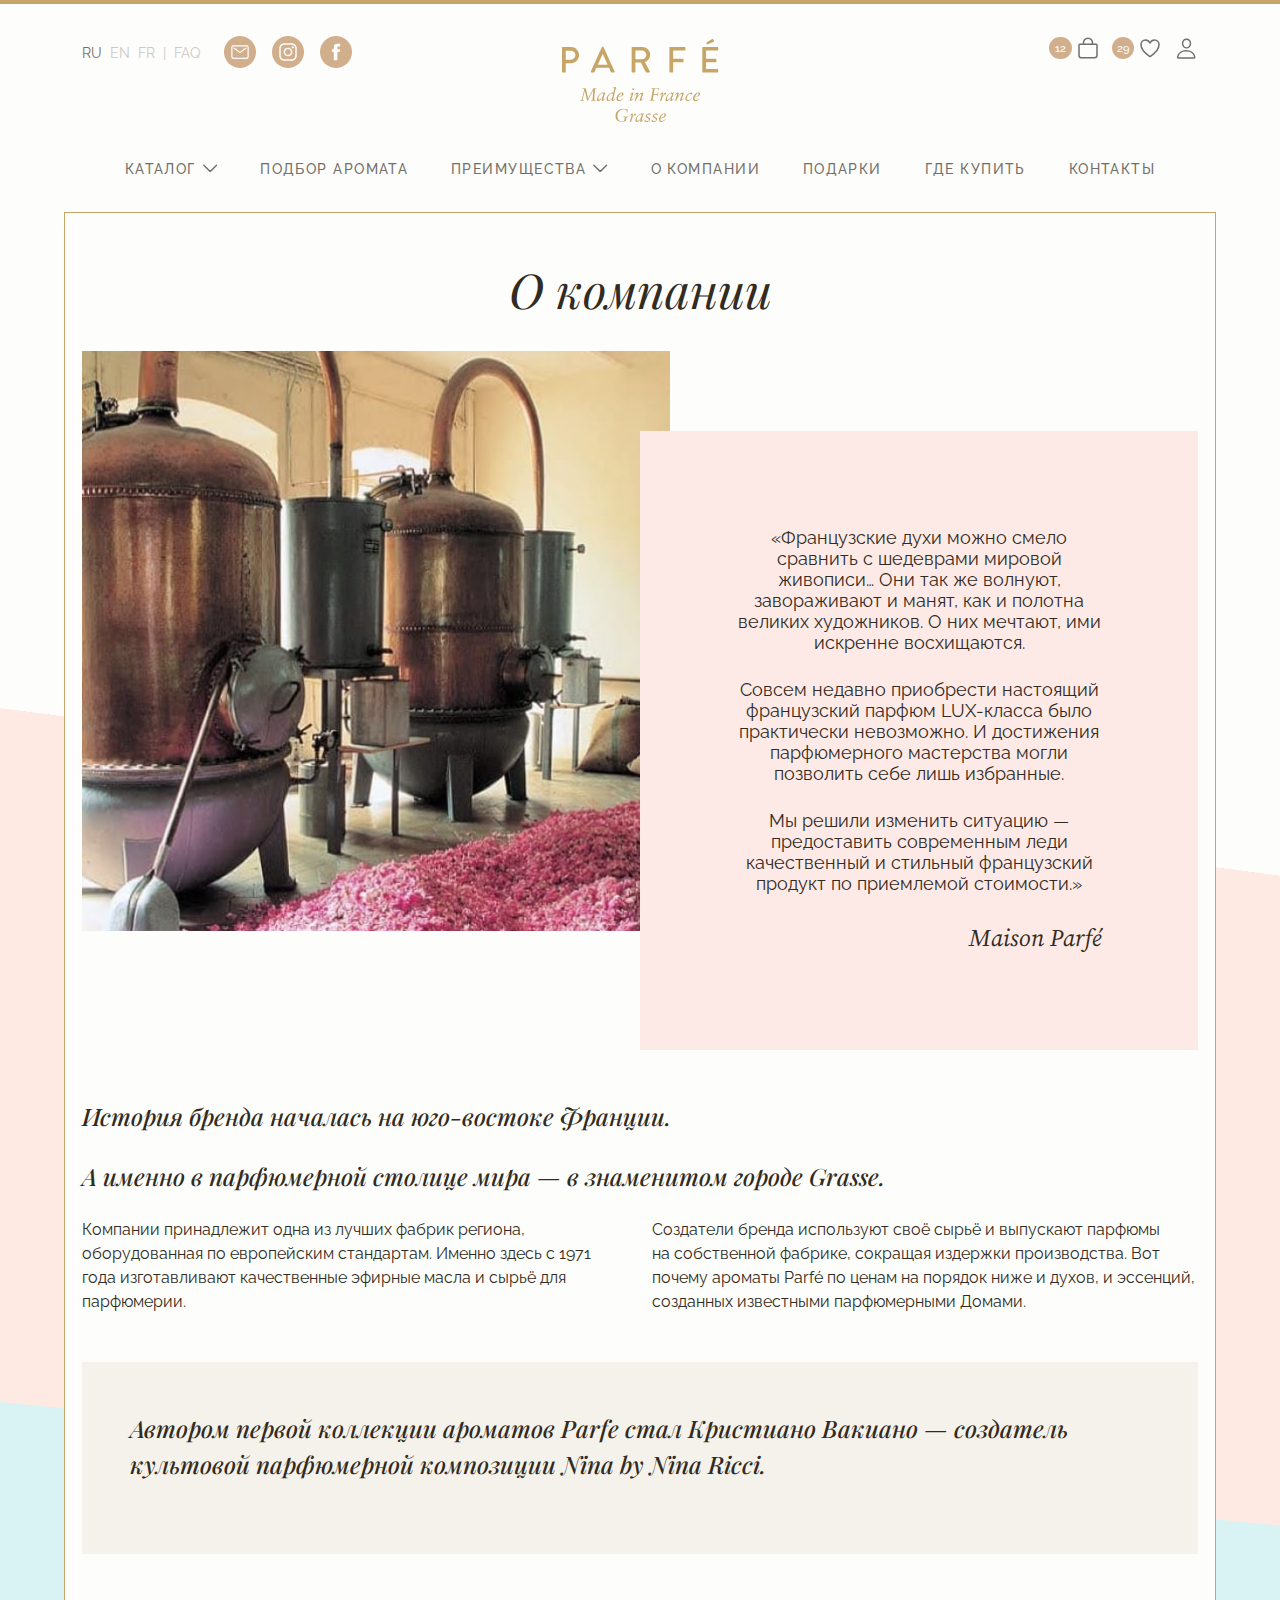
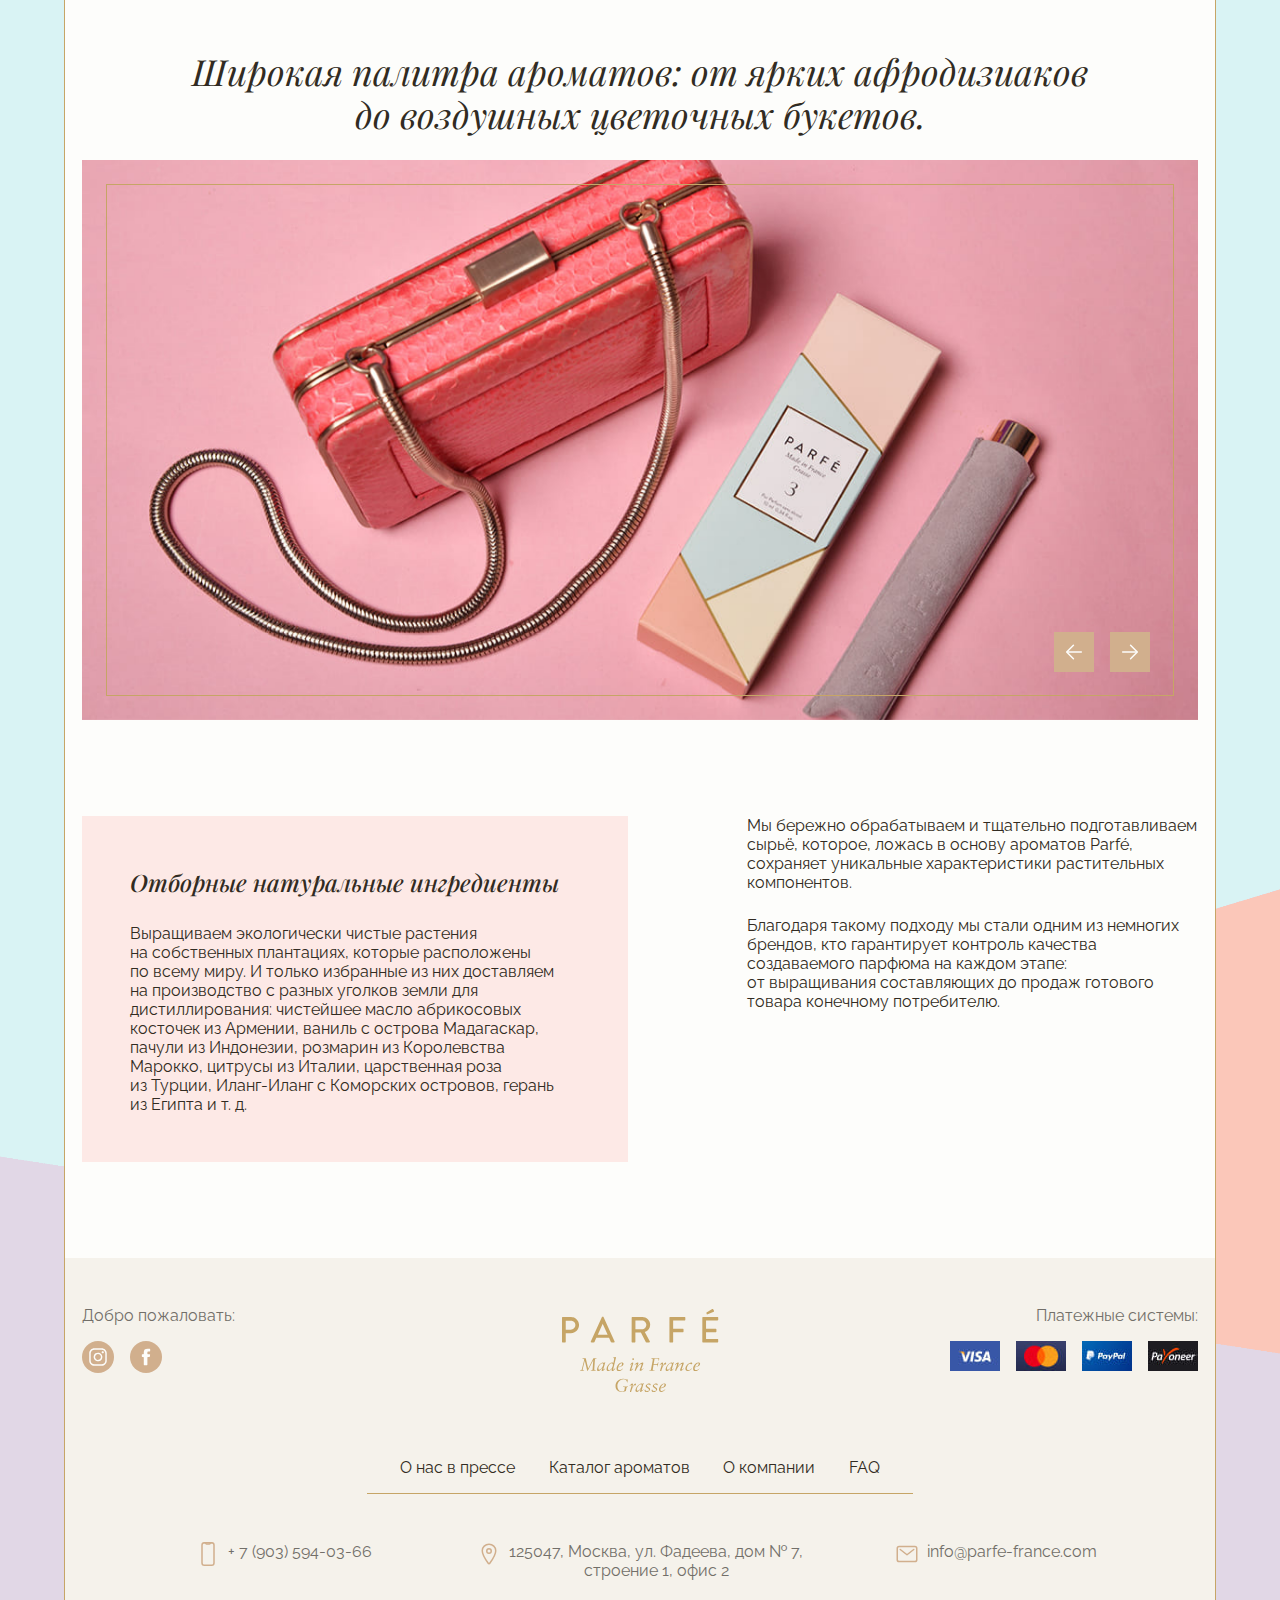
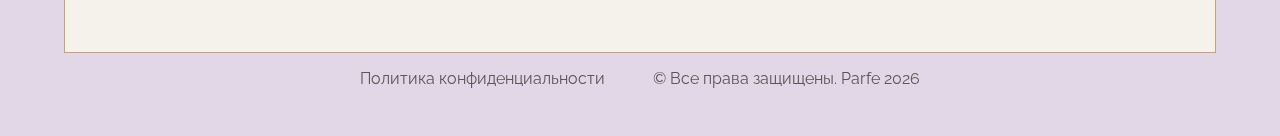
<file: about.html>
<!DOCTYPE html>
<html lang="ru">
<head>
	<meta charset="UTF-8">
	<meta name="viewport" content="width=device-width, initial-scale=1.0">
	<meta http-equiv="X-UA-Compatible" content="ie=edge">
	<title>О компании</title>
	<link rel="shortcut icon" href="" type="image/png">
	<link rel="stylesheet" href="css/bootstrap.min.css" />
	<link rel="stylesheet" href="https://unpkg.com/swiper/swiper-bundle.min.css" />
	<link rel="stylesheet" href="css/img-previewer.css" />
	<link rel="stylesheet" href="css/common.css" />
	<link rel="stylesheet" href="css/style.css" />
	<link rel="stylesheet" href="fonts/fonts.css"/>
	<link href="https://fonts.googleapis.com/css2?family=PT+Sans&family=Comfortaa:wght@300;400&family=Source+Serif+Pro:ital@1&display=swap" rel="stylesheet">
</head>
<body>
	<header>
		<div class="container position-relative">
			<div class="header-grid">
				<div class="h-grid-1">
					<div class="d-flex align-items-center">
						<div class="d-flex f_09 text-uppercase lightengray">
							<a href="" class="simple-link active me-2">ru</a>
							<a href="" class="simple-link me-2">en</a>
							<a href="" class="simple-link me-2">fr</a>
							<span class="me-2">|</span>
							<a href="" class="simple-link">faq</a>
						</div>
						<div class="d-none d-md-flex ms-4">
							<a href="mailto:" class="round-icon me-3">
								<img src="img/icons/e-mail.svg" alt="">
							</a>
							<a href="#" class="round-icon me-3">
								<img src="img/icons/inst.svg" alt="">
							</a>
							<a href="#" class="round-icon me-3">
								<img src="img/icons/fb.svg" alt="">
							</a>
						</div>
					</div>
				</div>
				<div class="h-grid-2">
					<a href="index.html">
						<img src="img/logo.svg" alt="" class="logo-img d-block mx-auto">
					</a>
				</div>
				<div class="h-grid-3">
					<div class="d-flex align-items-center justify-content-end">
						<a href="shopping-cart.html" class="head-btn-svg">
							<div class="count me-xl-1">12</div>
							<svg viewBox="0 0 24 24" fill="none" xmlns="http://www.w3.org/2000/svg">
								<path fill-rule="evenodd" clip-rule="evenodd" d="M3.75 8.25C3.55109 8.25 3.36032 8.32902 3.21967 8.46967C3.07902 8.61032 3 8.80109 3 9V19.125C3 20.5425 4.2075 21.75 5.625 21.75H18.375C19.7925 21.75 21 20.6011 21 19.1836V9C21 8.80109 20.921 8.61032 20.7803 8.46967C20.6397 8.32902 20.4489 8.25 20.25 8.25H3.75Z" stroke-width="1.5" stroke-linecap="round" stroke-linejoin="round"/>
								<path d="M7.5 8.25V6.75C7.5 5.55653 7.97411 4.41193 8.81802 3.56802C9.66193 2.72411 10.8065 2.25 12 2.25V2.25C13.1935 2.25 14.3381 2.72411 15.182 3.56802C16.0259 4.41193 16.5 5.55653 16.5 6.75V8.25" stroke-width="1.5" stroke-linecap="round" stroke-linejoin="round"/>
							</svg>								
						</a>
						<a href="#" class="ml-12 head-btn-svg">
							<div class="count me-xl-1">29</div>
							<svg width="24" height="24" viewBox="0 0 24 24" fill="none" xmlns="http://www.w3.org/2000/svg">
								<path d="M16.5437 4C13.5006 4 12.0006 7 12.0006 7C12.0006 7 10.5006 4 7.45748 4C4.98435 4 3.02591 6.06906 3.0006 8.53797C2.94904 13.6628 7.06607 17.3073 11.5787 20.3702C11.7031 20.4548 11.8501 20.5001 12.0006 20.5001C12.1511 20.5001 12.2981 20.4548 12.4225 20.3702C16.9347 17.3073 21.0517 13.6628 21.0006 8.53797C20.9753 6.06906 19.0169 4 16.5437 4Z" stroke-width="1.5" stroke-linecap="round" stroke-linejoin="round"/>
							</svg>						
						</a>
						<a data-bs-toggle="modal" href="#modal-entrance" class="ml-12 head-btn-svg">
							<svg width="24" height="24" viewBox="0 0 24 24" fill="none" xmlns="http://www.w3.org/2000/svg">
								<path d="M16.4795 7.60156C16.3034 9.97658 14.5029 11.9141 12.5263 11.9141C10.5498 11.9141 8.74617 9.97703 8.57322 7.60156C8.39353 5.13086 10.1455 3.28906 12.5263 3.28906C14.9072 3.28906 16.6592 5.17578 16.4795 7.60156Z" stroke-width="1.42" stroke-linecap="round" stroke-linejoin="round"/>
								<path d="M12.1857 14.7891C8.27745 14.7891 4.31085 16.9453 3.57683 21.0152C3.48833 21.5058 3.76595 21.9766 4.27941 21.9766H20.0919C20.6058 21.9766 20.8834 21.5058 20.7949 21.0152C20.0605 16.9453 16.0939 14.7891 12.1857 14.7891Z" stroke-width="1.42" stroke-miterlimit="10"/>
							</svg>								
						</a>
					</div>
				</div>
				<div class="h-grid-4">
					<nav>
						<ul>
							<li>
								<a href="catalog.html" class="main-menu" data-target="submenu-catalog">
									каталог
									<svg width="14" height="8" viewBox="0 0 14 8" xmlns="http://www.w3.org/2000/svg">
										<path d="M0.8125 0.989502L7 7.177L13.1875 0.989502"/>
									</svg>
								</a>
							</li>
							<li><a href="quiz.html" class="main-menu">Подбор аромата</a></li>
							<li>
								<a href="benefits.html" class="main-menu" data-target="submenu-advantages">
									преимущества
									<svg width="14" height="8" viewBox="0 0 14 8" xmlns="http://www.w3.org/2000/svg">
										<path d="M0.8125 0.989502L7 7.177L13.1875 0.989502"/>
									</svg>
								</a>
							</li>
							<li class="floating"><a href="about.html" class="main-menu">о компании</a></li>
							<li class="floating"><a href="" class="main-menu">подарки</a></li>
							<li><a href="shops.html" class="main-menu">Где купить</a></li>
							<li><a href="" class="main-menu">контакты</a></li>
						</ul>
					</nav>
				</div>
				<div class="h-grid-5">
					<a href="index.html">
						<img src="img/logo-mini.svg" alt="Parfe">
					</a>
				</div>
				<div class="h-grid-6">
					<div class="dropdown d-none d-lg-block">
						<button class="gamburger dropdown-toggle" type="button" id="dropdownMenuButton" data-bs-toggle="dropdown" aria-expanded="false">
							<!-- <img src="img/icons/gamburger.svg" alt="Меню"> -->
							<svg viewBox="0 0 32 32" xmlns="http://www.w3.org/2000/svg">
								<path d="M5 10H27"/>
								<path d="M5.33334 16L24 16"/>
								<path d="M5 22H27"/>
							</svg>
						</button>
						<nav class="dropdown-menu" aria-labelledby="dropdownMenuButton">
							<ul>
								<li><a href="about.html">о компании</a></li>
								<li><a href="">подарки</a></li>
							</ul>
						</nav>
					</div>
					<button type="button" class="gamburger d-block d-lg-none" id="btn-menu" data-bs-toggle="offcanvas" data-bs-target="#mobile-menu">
						<svg viewBox="0 0 32 32" xmlns="http://www.w3.org/2000/svg">
							<path d="M5 10H27"/>
							<path d="M5.33334 16L24 16"/>
							<path d="M5 22H27"/>
						</svg>
					</button>
				</div>
			</div>

			<div class="submenu" id="submenu-catalog" onmouseleave="closeSubmenu(this.id)">
				<div class="row row-cols-3 gx-3">
					<div class="type-1">
						<div class="title color-1-5 ribbon mb-3"><a href="categorie.html">Древесные / Шипровые / Цветочные</a></div>
						<div class="row row-cols-3 row-cols-lg-4 justify-content-center gx-3 gy-3 px-xxl-4">
							<div>
								<a href="product.html" class="item">
									<div class="felix">N° 1</div>
									<div class="source itlc">unisex</div>
								</a>
							</div>
							<div>
								<a href="product.html" class="item">
									<div class="felix">N° 2</div>
									<div class="source itlc">woman</div>
								</a>
							</div>
							<div>
								<a href="product.html" class="item">
									<div class="felix">N° 3</div>
									<div class="source itlc">unisex</div>
								</a>
							</div>
							<div>
								<a href="product.html" class="item">
									<div class="felix">N° 4</div>
									<div class="source itlc">unisex</div>
								</a>
							</div>
							<div>
								<a href="product.html" class="item">
									<div class="felix">N° 5</div>
									<div class="source itlc">woman</div>
								</a>
							</div>
						</div>
					</div>
					<div class="type-2">
						<div class="title color-6-12 mb-3"><a href="categorie.html">Цветочные / Фруктовые</a></div>
						<div class="row row-cols-3 row-cols-lg-4 justify-content-center gx-3 gy-3 px-xxl-4">
							<div>
								<a href="product.html" class="item">
									<div class="felix">N° 6</div>
									<div class="source itlc">woman</div>
								</a>
							</div>
							<div>
								<a href="product.html" class="item">
									<div class="felix">N° 7</div>
									<div class="source itlc">woman</div>
								</a>
							</div>
							<div>
								<a href="product.html" class="item">
									<div class="felix">N° 8</div>
									<div class="source itlc">woman</div>
								</a>
							</div>
							<div>
								<a href="product.html" class="item">
									<div class="felix">N° 9</div>
									<div class="source itlc">woman</div>
								</a>
							</div>
							<div>
								<a href="product.html" class="item">
									<div class="felix">N° 10</div>
									<div class="source itlc">woman</div>
								</a>
							</div>
							<div>
								<a href="product.html" class="item">
									<div class="felix">N° 11</div>
									<div class="source itlc">unisex</div>
								</a>
							</div>
							<div>
								<a href="product.html" class="item">
									<div class="felix">N° 12</div>
									<div class="source itlc">woman</div>
								</a>
							</div>
							<div>
								<a href="product.html" class="item">
									<div class="felix">N° 21</div>
									<div class="source itlc">woman</div>
								</a>
							</div>
						</div>
					</div>
					<div class="type-3">
						<div class="title color-13-20 ribbon mb-3"><a href="categorie.html">Пряные / Ванильные / Восточные</a></div>
						<div class="row row-cols-3 row-cols-lg-4 justify-content-center gx-3 gy-3 px-xxl-4">
							<div>
								<a href="product.html" class="item">
									<div class="felix">N° 13</div>
									<div class="source itlc">woman</div>
								</a>
							</div>
							<div>
								<a href="product.html" class="item">
									<div class="felix">N° 15</div>
									<div class="source itlc">woman</div>
								</a>
							</div>
							<div>
								<a href="product.html" class="item">
									<div class="felix">N° 20</div>
									<div class="source itlc">woman</div>
								</a>
							</div>
						</div>
					</div>
				</div>
			</div>
			<div class="submenu" id="submenu-advantages" onmouseleave="closeSubmenu(this.id)">
				<div class="row row-cols-6 gx-3 gx-xl-4">
					<div>
						<figure>
							<img src="img/icons/plus1.svg" alt="Абсолютная стойкость на каждый день">
							<figcaption><a href="">Абсолютная стойкость на каждый день</a></figcaption>
						</figure>
					</div>
					<div>
						<figure>
							<img src="img/icons/plus2.svg" alt="Компактный и практичный формат">
							<figcaption><a href="">Компактный и практичный формат</a></figcaption>
						</figure>
					</div>
					<div>
						<figure>
							<img src="img/icons/plus3.svg" alt="Натуральные ингредиенты — природные афродизиаки">
							<figcaption><a href="">Натуральные ингредиенты — природные афродизиаки</a></figcaption>
						</figure>
					</div>
					<div>
						<figure>
							<img src="img/icons/plus4.svg" alt="Не содержит спирта, только “сердце парфюма”">
							<figcaption><a href="">Не содержит спирта, только “сердце парфюма”</a></figcaption>
						</figure>
					</div>
					<div>
						<figure>
							<img src="img/icons/plus5.svg" alt="Богатая палитра ароматов">
							<figcaption><a href="">Богатая палитра ароматов</a></figcaption>
						</figure>
					</div>
					<div>
						<figure>
							<img src="img/icons/plus6.svg" alt="Не испытывается на животных">
							<figcaption><a href="">Не испытывается на животных</a></figcaption>
						</figure>
					</div>
				</div>
			</div>
		</div>
	</header>

	<main class="main-border">
		<section id="sec-16" class="pb-5">
			<div class="container">
				<h2>О компании</h2>
				<figure class="mb-5">
					<img src="img/about-page.jpg" alt="">
					<figcaption>
						<blockquote>
							<p>«Французские духи можно смело сравнить с шедеврами мировой живописи… Они так же волнуют, завораживают и манят, как и полотна великих художников. О них мечтают, ими искренне восхищаются.</p>
							<p>Совсем недавно приобрести настоящий французский парфюм LUX-класса было практически невозможно. И достижения парфюмерного мастерства могли позволить себе лишь избранные.</p>
							<p>Мы решили изменить ситуацию — предоставить современным леди качественный и стильный французский продукт по приемлемой стоимости.»</p>
							<cite>Maison Parfé</cite>
						</blockquote>
					</figcaption>
				</figure>

				<h4>История бренда началась на юго-востоке Франции.</h4>
				<h4>А именно в парфюмерной столице мира — в знаменитом городе Grasse.</h4>
				<div class="row row-cols-md-2 mb-5">
					<div>
						<p class="lh_15">Компании принадлежит одна из лучших фабрик региона, оборудованная по европейским стандартам. Именно здесь с 1971 года изготавливают качественные эфирные масла и сырьё для парфюмерии.</p>
					</div>
					<div class="mt-3 mt-md-0">
						<p class="lh_15">Создатели бренда используют своё сырьё и выпускают парфюмы на собственной фабрике, сокращая издержки производства. Вот почему ароматы Parfé по ценам на порядок ниже и духов, и эссенций, созданных известными парфюмерными Домами.</p>
					</div>
				</div>
				<div class="color-1-5 p-4 p-sm-5 mb-5">
					<h4>Автором первой коллекции ароматов Parfe стал Кристиано Вакиано — создатель культовой парфюмерной композиции Nina by Nina Ricci.</h4>
				</div>
			</div>
		</section>

		<section id="sec-10" class="mb-6">
			<div class="container">
				<h3>Широкая палитра ароматов: от ярких афродизиаков <br> до воздушных цветочных букетов.</h3>
				<div class="swiper-1">
					<div class="swiper-wrapper">
						<div class="swiper-slide">
							<img src="img/img4.jpg" alt="">
						</div>
						<div class="swiper-slide">
							<img src="img/img4.jpg" alt="">
						</div>
						<div class="swiper-slide">
							<img src="img/img4.jpg" alt="">
						</div>
					</div>
					<div class="swiper-button-prev">
						<img src="img/icons/arrow-left-2.svg" alt="">
					</div>
					<div class="swiper-button-next">
						<img src="img/icons/arrow-right-2.svg" alt="">
					</div>
				</div>
			</div>
		</section>

		<section id="sec-17" class="mb-6">
			<div class="container">
				<div class="row justify-content-between">
					<div class="col-md-7 col-xl-6">
						<div class="color-6-12 p-4 p-lg-5">
							<h4>Отборные натуральные ингредиенты</h4>
							<p>Выращиваем экологически чистые растения на собственных плантациях, которые расположены по всему миру. И только избранные из них доставляем на производство с разных уголков земли для дистиллирования: чистейшее масло абрикосовых косточек из Армении, ваниль с острова Мадагаскар, пачули из Индонезии, розмарин из Королевства Марокко, цитрусы из Италии, царственная роза из Турции, Иланг-Иланг с Коморских островов, герань из Египта и т. д.</p>
						</div>
					</div>
					<div class="col-md-5 mt-4 mt-md-0">
						<p class="mb-4">Мы бережно обрабатываем и тщательно подготавливаем сырьё, которое, ложась в основу ароматов Parfé, сохраняет уникальные характеристики растительных компонентов.</p>
						<p class="mb-4">Благодаря такому подходу мы стали одним из немногих брендов, кто гарантирует контроль качества создаваемого парфюма на каждом этапе: от выращивания составляющих до продаж готового товара конечному потребителю.</p>
					</div>
				</div>
			</div>
		</section>

		<footer>
			<div class="container py-4 py-md-5">
				<div class="row mb-md-5">
					<div class="d-none d-md-block col-4">
						<div class="lightgray mb-3">Добро пожаловать:</div>
						<div class="d-flex">
							<a href="#" class="round-icon me-3">
								<img src="img/icons/inst.svg" alt="">
							</a>
							<a href="#" class="round-icon me-3">
								<img src="img/icons/fb.svg" alt="">
							</a>
						</div>
					</div>
					<div class="col-md-4">
						<a href="index.html">
							<img src="img/logo.svg" alt="" class="d-block mx-auto">
						</a>
					</div>
					<div class="col-md-4 text-center text-md-end mt-3 mt-md-0">
						<div class="lightgray mb-3">Платежные системы:</div>
						<div class="d-flex justify-content-center justify-content-md-end">
							<img src="img/icons/visa.jpg">
							<img src="img/icons/mastercard.jpg" class="ms-1 ms-lg-3">
							<img src="img/icons/paypal.jpg" class="ms-1 ms-lg-3">
							<img src="img/icons/payoneer.jpg" class="ms-1 ms-lg-3">
						</div>
					</div>
				</div>
				<div class="d-none d-md-flex row justify-content-center mb-5">
					<div class="col-md-8 col-lg-7 col-xl-6">
						<nav>
							<a href="">О нас в прессе</a>
							<a href="catalog.html">Каталог ароматов</a>
							<a href="about.html">О компании</a>
							<a href="">FAQ</a>
						</nav>
					</div>
				</div>
				<div class="d-none d-md-flex row justify-content-center mb-lg-4 lightgray">
					<div class="col-xl-10">
						<div class="row">
							<div class="order-1 col-6 col-lg-3">
								<div class="d-flex justify-content-center">
									<img src="img/icons/phone.svg" alt="" class="icon me-2">
									<a href="tel:+79035940366">+ 7 (903) 594-03-66</a>
								</div>
							</div>
							<div class="order-3 order-lg-2 col-12 col-lg-6 mt-4 mt-lg-0">
								<div class="d-flex justify-content-center">
									<img src="img/icons/address.svg" alt="" class="icon me-2">
									<span class="text-center">125047, Москва, ул. Фадеева, дом № 7,<br> строение 1, офис 2</span>
								</div>
							</div>
							<div class="order-2 order-lg-3 col-6 col-lg-3">
								<div class="d-flex justify-content-center">
									<img src="img/icons/e-mail-2.svg" alt="" class="icon me-2">
									<a href="mailto:info@parfe-france.com">info@parfe-france.com</a>
								</div>
							</div>
						</div>
					</div>
				</div>
			</div>
		</footer>
	</main>

	<div class="container d-flex flex-column flex-sm-row justify-content-center align-items-center pt-3 pb-5 gray">
		<div><a href="#">Политика конфиденциальности</a></div>
		<div class="ms-sm-5 mt-3 mt-sm-0">© Все права защищены. Parfe <span id="year"></span></div>
	</div>

	<div id="shadow"></div>

	<div class="offcanvas offcanvas-start" tabindex="-1" id="mobile-menu">
		<div class="offcanvas-body">
			<div class="offcanvas-box p-4 p-sm-5">
				<div class="d-flex f_09 text-uppercase lightengray d-md-none mb-5">
					<a href="" class="lightgray me-2">ru</a>
					<a href="" class="me-2">en</a>
					<a href="" class="me-2">fr</a>
					<span class="me-2">|</span>
					<a href="">faq</a>
				</div>
				<nav class="mb-5 mb-md-0">
					<ul>
						<li><a href="">каталог</a></li>
						<li><a href="">Подбор аромата</a></li>
						<li><a href="">преимущества</a></li>
						<li><a href="">о компании</a></li>
						<li><a href="">подарки</a></li>
						<li><a href="">Где купить</a></li>
						<li><a href="">контакты</a></li>
						<li><a href="">О нас в прессе</a></li>
						<li><a href="">Каталог ароматов</a></li>
						<li><a href="">О компании</a></li>
						<li><a href="">FAQ</a></li>
					</ul>
				</nav>
				<div class="d-flex d-md-none mb-4">
					<a href="mailto:" class="round-icon me-3">
						<img src="img/icons/e-mail.svg" alt="">
					</a>
					<a href="#" class="round-icon me-3">
						<img src="img/icons/inst.svg" alt="">
					</a>
					<a href="#" class="round-icon me-3">
						<img src="img/icons/fb.svg" alt="">
					</a>
				</div>
				<div class="d-fle d-md-none mb-3">
					<img src="img/icons/phone.svg" alt="" class="icon me-2">
					<a href="tel:+79035940366">+ 7 (903) 594-03-66</a>
				</div>
				<div class="d-flex d-md-none">
					<img src="img/icons/address.svg" alt="" class="icon me-2">
					<span class="text-start">125047, Москва, ул. Фадеева, дом № 7, строение 1, офис 2</span>
				</div>
			</div>
			<button type="button" class="btn-close" data-bs-dismiss="offcanvas">
				<svg viewBox="0 0 32 32" fill="none" xmlns="http://www.w3.org/2000/svg">
					<path d="M23 23L9 9"/>
					<path d="M23 9L9 23"/>
				</svg>							
			</button>
		</div>
	</div>

	<div class="modal fade" id="myModal" tabindex="-1" aria-hidden="true">
		<div class="modal-dialog modal-dialog-centered modal-dialog-scrollable">
			<div class="modal-content">
				<div class="modal-body">
					<div class="box">
						<h3 class="gold">Скидка 10% на первую покупку</h3>
						<p class="text-center gray mb-4">Зарегестрируйтесь в личном кабинете и получите скидку 10% на первую покупку в нашем магазине</p>
						<div class="row justify-content-center">
							<div class="col-sm-8 col-md-6">
								<section class="change-forms">
									<form action="" class="entrance">
										<input type="text" placeholder="e-mail" class="b-lgray mb-2">
										<div class="password mb-3">
											<input type="password" name="password" placeholder="пароль" minlength="6" maxlength="16" class="b-lgray">
											<button type="button" data-state="invisible" class="pass_btn" onclick="change_state(this)"></button>
										</div>
										<button type="submit" class="btn_main btn_1 mx-auto mt-4">Войти</button>
										<div class="d-flex justify-content-center align-items-center mt-3">
											или <button type="button" class="powder ms-2" onclick="swap_form(this.closest('form'))">зарегистрироваться</button>
										</div>
									</form>
									<form action="" class="registration d-none">
										<input type="text" placeholder="e-mail" class="b-lgray mb-2">
										<div class="password mb-3">
											<input type="password" name="password" placeholder="пароль" minlength="6" maxlength="16" class="b-lgray">
											<button type="button" data-state="invisible" class="pass_btn" onclick="change_state(this)"></button>
										</div>
										<button type="submit" class="btn_main btn_1 mx-auto">зарегистрироваться</button>
										<div class="d-flex justify-content-center align-items-center mt-3 f_09">
											или <button type="button" class="powder ms-2" onclick="swap_form(this.closest('form'))">войти</button>
										</div>
									</form>
								</section>
							</div>
						</div>
					</div>
					<button type="button" class="btn-close" data-bs-dismiss="modal">
						<svg viewBox="0 0 32 32" fill="none" xmlns="http://www.w3.org/2000/svg">
							<path d="M23 23L9 9"/>
							<path d="M23 9L9 23"/>
						</svg>							
					</button>
				</div>
			</div>
		</div>
	</div>

	<div class="modal fade" id="gift" tabindex="-1" aria-hidden="true">
		<div class="modal-dialog modal-dialog-centered modal-dialog-scrollable">
			<div class="modal-content">
				<div class="modal-body">
					<div class="color-1-5 px-4 py-3 d-flex flex-wrap align-items-center mb-3">
						<div class="source f_15 f_15 me-5">Древесные / Шипровые / Цветочные</div>
						<div class="text-center me-3">
							<div class="felix">N° 1</div>
							<div class="source itlc">unisex</div>
						</div>
						<div class="text-center me-3">
							<div class="felix">N° 2</div>
							<div class="source itlc">woman</div>
						</div>
						<div class="text-center me-3">
							<div class="felix">N° 3</div>
							<div class="source itlc">unisex</div>
						</div>
						<div class="text-center me-3">
							<div class="felix">N° 4</div>
							<div class="source itlc">unisex</div>
						</div>
						<div class="text-center me-3">
							<div class="felix">N° 5</div>
							<div class="source itlc">woman</div>
						</div>
					</div>

					<div class="color-6-12 px-4 py-3 d-flex flex-wrap align-items-center mb-3">
						<div class="source f_15 f_15 me-5">Цветочные / Фруктовые</div>
						<div class="text-center me-3">
							<div class="felix">N° 6</div>
							<div class="source itlc">unisex</div>
						</div>
						<div class="text-center me-3">
							<div class="felix">N° 7</div>
							<div class="source itlc">woman</div>
						</div>
						<div class="text-center me-3">
							<div class="felix">N° 8</div>
							<div class="source itlc">unisex</div>
						</div>
						<div class="text-center me-3">
							<div class="felix">N° 9</div>
							<div class="source itlc">unisex</div>
						</div>
						<div class="text-center me-3">
							<div class="felix">N° 10</div>
							<div class="source itlc">woman</div>
						</div>
						<div class="text-center me-3">
							<div class="felix">N° 11</div>
							<div class="source itlc">woman</div>
						</div>
						<div class="text-center me-3">
							<div class="felix">N° 12</div>
							<div class="source itlc">woman</div>
						</div>
						<div class="text-center me-3">
							<div class="felix">N° 21</div>
							<div class="source itlc">woman</div>
						</div>
					</div>

					<div class="color-13-20 px-4 py-3 d-flex flex-wrap align-items-center mb-3">
						<div class="source f_15 f_15 me-5">Пряные / Ванильные / Восточные</div>
						<div class="text-center me-3">
							<div class="felix">N° 13</div>
							<div class="source itlc">woman</div>
						</div>
						<div class="text-center me-3">
							<div class="felix">N° 15</div>
							<div class="source itlc">woman</div>
						</div>
						<div class="text-center me-3">
							<div class="felix">N° 20</div>
							<div class="source itlc">woman</div>
						</div>
					</div>

					<form action="">
						<div class="row row-cols-md-2 mt-4">
							<div>
								<div class="radio-block">
									<input type="radio" name="sachet" value="1">
									<div class="item-card mb-4">
										<div class="img color-1-5">
											<img src="img/parfume/1.png" alt="">
										</div>
										<div class="color-1-5 text">
											<div class="text-start brandon fw_5 norm text-uppercase ls-3">Parfé <span class="com fw_4">№</span>1</div>
											<div class="source">Цветочно-пудровый / Древесный:</div>
											<div class="gray">мускус, ваниль, бобы тонка, гвоздика, жасмин, вишня, пачули, розовый перец, амбра, белый кедр, ветивер</div>
										</div>
									</div>
								</div>
								<div class="radio-block">
									<input type="radio" name="sachet" value="2">
									<div class="item-card mb-4">
										<div class="img color-1-5">
											<img src="img/parfume/1.png" alt="">
										</div>
										<div class="color-1-5 text">
											<div class="text-start brandon fw_5 norm text-uppercase ls-3">Parfé <span class="com">№</span>2</div>
											<div class="source">Цветочно-пудровый / Древесный:</div>
											<div class="gray">мускус, ваниль, бобы тонка, гвоздика, жасмин, вишня, пачули, розовый перец, амбра, белый кедр, ветивер</div>
										</div>
									</div>
								</div>
								<div class="radio-block">
									<input type="radio" name="sachet" value="3">
									<div class="item-card mb-4">
										<div class="img color-1-5">
											<img src="img/parfume/1.png" alt="">
										</div>
										<div class="color-1-5 text">
											<div class="text-start brandon fw_5 norm text-uppercase ls-3">Parfé <span class="com">№</span>3</div>
											<div class="source">Цветочно-пудровый / Древесный:</div>
											<div class="gray">мускус, ваниль, бобы тонка, гвоздика, жасмин, вишня, пачули, розовый перец, амбра, белый кедр, ветивер</div>
										</div>
									</div>
								</div>
								<div class="radio-block">
									<input type="radio" name="sachet" value="4">
									<div class="item-card mb-4">
										<div class="img color-1-5">
											<img src="img/parfume/1.png" alt="">
										</div>
										<div class="color-1-5 text">
											<div class="text-start brandon fw_5 norm text-uppercase ls-3">Parfé <span class="com">№</span>4</div>
											<div class="source">Цветочно-пудровый / Древесный:</div>
											<div class="gray">мускус, ваниль, бобы тонка, гвоздика, жасмин, вишня, пачули, розовый перец, амбра, белый кедр, ветивер</div>
										</div>
									</div>
								</div>
								<div class="radio-block">
									<input type="radio" name="sachet" value="5">
									<div class="item-card mb-4">
										<div class="img color-1-5">
											<img src="img/parfume/1.png" alt="">
										</div>
										<div class="color-1-5 text">
											<div class="text-start brandon fw_5 norm text-uppercase ls-3">Parfé <span class="com">№</span>5</div>
											<div class="source">Цветочно-пудровый / Древесный:</div>
											<div class="gray">мускус, ваниль, бобы тонка, гвоздика, жасмин, вишня, пачули, розовый перец, амбра, белый кедр, ветивер</div>
										</div>
									</div>
								</div>
								<div class="radio-block">
									<input type="radio" name="sachet" value="6">
									<div class="item-card mb-4">
										<div class="img color-6-12">
											<img src="img/parfume/6.png" alt="">
										</div>
										<div class="color-6-12 text">
											<div class="text-start brandon fw_5 norm text-uppercase ls-3">Parfé <span class="com">№</span>6</div>
											<div class="source">Цветочно-пудровый / Древесный:</div>
											<div class="gray">мускус, ваниль, бобы тонка, гвоздика, жасмин, вишня, пачули, розовый перец, амбра, белый кедр, ветивер</div>
										</div>
									</div>
								</div>
								<div class="radio-block">
									<input type="radio" name="sachet" value="7">
									<div class="item-card mb-4">
										<div class="img color-6-12">
											<img src="img/parfume/6.png" alt="">
										</div>
										<div class="color-6-12 text">
											<div class="text-start brandon fw_5 norm text-uppercase ls-3">Parfé <span class="com">№</span>7</div>
											<div class="source">Цветочно-пудровый / Древесный:</div>
											<div class="gray">мускус, ваниль, бобы тонка, гвоздика, жасмин, вишня, пачули, розовый перец, амбра, белый кедр, ветивер</div>
										</div>
									</div>
								</div>
								<div class="radio-block">
									<input type="radio" name="sachet" value="8">
									<div class="item-card mb-4">
										<div class="img color-6-12">
											<img src="img/parfume/6.png" alt="">
										</div>
										<div class="color-6-12 text">
											<div class="text-start brandon fw_5 norm text-uppercase ls-3">Parfé <span class="com">№</span>8</div>
											<div class="source">Цветочно-пудровый / Древесный:</div>
											<div class="gray">мускус, ваниль, бобы тонка, гвоздика, жасмин, вишня, пачули, розовый перец, амбра, белый кедр, ветивер</div>
										</div>
									</div>
								</div>
							</div>
							<div>
								<div class="radio-block">
									<input type="radio" name="sachet" value="9">
									<div class="item-card mb-4">
										<div class="img color-6-12">
											<img src="img/parfume/6.png" alt="">
										</div>
										<div class="color-6-12 text">
											<div class="text-start brandon fw_5 norm text-uppercase ls-3">Parfé <span class="com">№</span>9</div>
											<div class="source">Цветочно-пудровый / Древесный:</div>
											<div class="gray">мускус, ваниль, бобы тонка, гвоздика, жасмин, вишня, пачули, розовый перец, амбра, белый кедр, ветивер</div>
										</div>
									</div>
								</div>
								<div class="radio-block">
									<input type="radio" name="sachet" value="10">
									<div class="item-card mb-4">
										<div class="img color-6-12">
											<img src="img/parfume/6.png" alt="">
										</div>
										<div class="color-6-12 text">
											<div class="text-start brandon fw_5 norm text-uppercase ls-3">Parfé <span class="com">№</span>10</div>
											<div class="source">Цветочно-пудровый / Древесный:</div>
											<div class="gray">мускус, ваниль, бобы тонка, гвоздика, жасмин, вишня, пачули, розовый перец, амбра, белый кедр, ветивер</div>
										</div>
									</div>
								</div>
								<div class="radio-block">
									<input type="radio" name="sachet" value="11">
									<div class="item-card mb-4">
										<div class="img color-6-12">
											<img src="img/parfume/6.png" alt="">
										</div>
										<div class="color-6-12 text">
											<div class="text-start brandon fw_5 norm text-uppercase ls-3">Parfé <span class="com">№</span>11</div>
											<div class="source">Цветочно-пудровый / Древесный:</div>
											<div class="gray">мускус, ваниль, бобы тонка, гвоздика, жасмин, вишня, пачули, розовый перец, амбра, белый кедр, ветивер</div>
										</div>
									</div>
								</div>
								<div class="radio-block">
									<input type="radio" name="sachet" value="12">
									<div class="item-card mb-4">
										<div class="img color-6-12">
											<img src="img/parfume/6.png" alt="">
										</div>
										<div class="color-6-12 text">
											<div class="text-start brandon fw_5 norm text-uppercase ls-3">Parfé <span class="com">№</span>12</div>
											<div class="source">Цветочно-пудровый / Древесный:</div>
											<div class="gray">мускус, ваниль, бобы тонка, гвоздика, жасмин, вишня, пачули, розовый перец, амбра, белый кедр, ветивер</div>
										</div>
									</div>
								</div>
								<div class="radio-block">
									<input type="radio" name="sachet" value="13">
									<div class="item-card mb-4">
										<div class="img color-13-20">
											<img src="img/parfume/20.png" alt="">
										</div>
										<div class="color-13-20 text">
											<div class="text-start brandon fw_5 norm text-uppercase ls-3">Parfé <span class="com">№</span>13</div>
											<div class="source">Цветочно-пудровый / Древесный:</div>
											<div class="gray">мускус, ваниль, бобы тонка, гвоздика, жасмин, вишня, пачули, розовый перец, амбра, белый кедр, ветивер</div>
										</div>
									</div>
								</div>
								<div class="radio-block">
									<input type="radio" name="sachet" value="15">
									<div class="item-card mb-4">
										<div class="img color-13-20">
											<img src="img/parfume/20.png" alt="">
										</div>
										<div class="color-13-20 text">
											<div class="text-start brandon fw_5 norm text-uppercase ls-3">Parfé <span class="com">№</span>15</div>
											<div class="source">Цветочно-пудровый / Древесный:</div>
											<div class="gray">мускус, ваниль, бобы тонка, гвоздика, жасмин, вишня, пачули, розовый перец, амбра, белый кедр, ветивер</div>
										</div>
									</div>
								</div>
								<div class="radio-block">
									<input type="radio" name="sachet" value="20">
									<div class="item-card mb-4">
										<div class="img color-13-20">
											<img src="img/parfume/20.png" alt="">
										</div>
										<div class="color-13-20 text">
											<div class="text-start brandon fw_5 norm text-uppercase ls-3">Parfé <span class="com">№</span>20</div>
											<div class="source">Цветочно-пудровый / Древесный:</div>
											<div class="gray">мускус, ваниль, бобы тонка, гвоздика, жасмин, вишня, пачули, розовый перец, амбра, белый кедр, ветивер</div>
										</div>
									</div>
								</div>
								<div class="radio-block">
									<input type="radio" name="sachet" value="21">
									<div class="item-card mb-4">
										<div class="img color-6-12">
											<img src="img/parfume/6.png" alt="">
										</div>
										<div class="color-6-12 text">
											<div class="text-start brandon fw_5 norm text-uppercase ls-3">Parfé <span class="com">№</span>21</div>
											<div class="source">Цветочно-пудровый / Древесный:</div>
											<div class="gray">мускус, ваниль, бобы тонка, гвоздика, жасмин, вишня, пачули, розовый перец, амбра, белый кедр, ветивер</div>
										</div>
									</div>
								</div>
							</div>
						</div>
					</form>
					
					<button type="button" class="btn-close" data-bs-dismiss="modal">
						<svg viewBox="0 0 32 32" fill="none" xmlns="http://www.w3.org/2000/svg">
							<path d="M23 23L9 9"/>
							<path d="M23 9L9 23"/>
						</svg>							
					</button>
				</div>
			</div>
		</div>
	</div>

	<div class="modal fade" id="modal-entrance" tabindex="-1" aria-hidden="true">
		<div class="modal-dialog md-full-content modal-dialog-centered modal-dialog-scrollable">
			<div class="modal-content">
				<div class="modal-body">
					<div class="pt-3 pt-sm-4 pt-md-5 pb-2 pb-sm-3 pb-md-4">
						<h2>Вход или регистрация</h2>
						<p class="text-center f_11 mb-4 mb-md-5">Мы отправим на номер SMS-сообщение с кодом подтверждения</p>
						<div class="row justify-content-center">
							<div class="col-sm-8 col-md-6 col-lg-5 col-xl-4">
								<form action="">
									<div class="d-flex mb-2 mb-md-4">
										<div class="custom-select me-2">
											<button type="button"></button>
											<div class="cs-options">
												<div class="radio">
													<input type="radio" name="country" value="ru" checked>
													<label>
														<img src="img/icons/flag-ru.svg" alt="">
													</label>
												</div>
												<div class="radio">
													<input type="radio" name="country" value="uk">
													<label>
														<img src="img/icons/flag-uk.svg" alt="">
													</label>
												</div>
												<div class="radio">
													<input type="radio" name="country" value="fr">
													<label>
														<img src="img/icons/flag-fr.svg" alt="">
													</label>
												</div>
											</div>
										</div>
										<input type="text" class="flex-1" placeholder="+7 (000) 000-00-00">
									</div>
									<button type="submit" class="btn_main btn_1 w-100">получить код</button>
								</form>
							</div>
						</div>
						<div class="gold f_11 text-center mt-4 mt-md-5">После регистрации вы получите скидку 10% на первую покупку</div>
						<div class="row justify-content-center mt-4 mt-md-5">
							<div class="col-sm-8 col-md-6 col-lg-5 col-xl-4">
								<div class="lightengray text-center">Вы можете ознакомиться с <a href="#" class="text-decoration-underline">Политикой конфиденциальности</a> и <a href="#" class="text-decoration-underline"></a>Условиями</a> обсуживания</div>
							</div>
						</div>
					</div>
					
					<button type="button" class="btn-close" data-bs-dismiss="modal">
						<svg viewBox="0 0 32 32" fill="none" xmlns="http://www.w3.org/2000/svg">
							<path d="M23 23L9 9"/>
							<path d="M23 9L9 23"/>
						</svg>							
					</button>
				</div>
			</div>
		</div>
	</div>

	<!-- Skripts -->
	<script type="text/javascript" src="js/bootstrap.bundle.min.js"></script>
	<script src="https://unpkg.com/swiper/swiper-bundle.min.js"></script>
	<script type="text/javascript" src="js/img-previewer.min.js"></script>
	<script type="text/javascript" src="js/sliders.js"></script>
	<script type="text/javascript" src="js/main.js"></script>
</body>
</html>
</file>
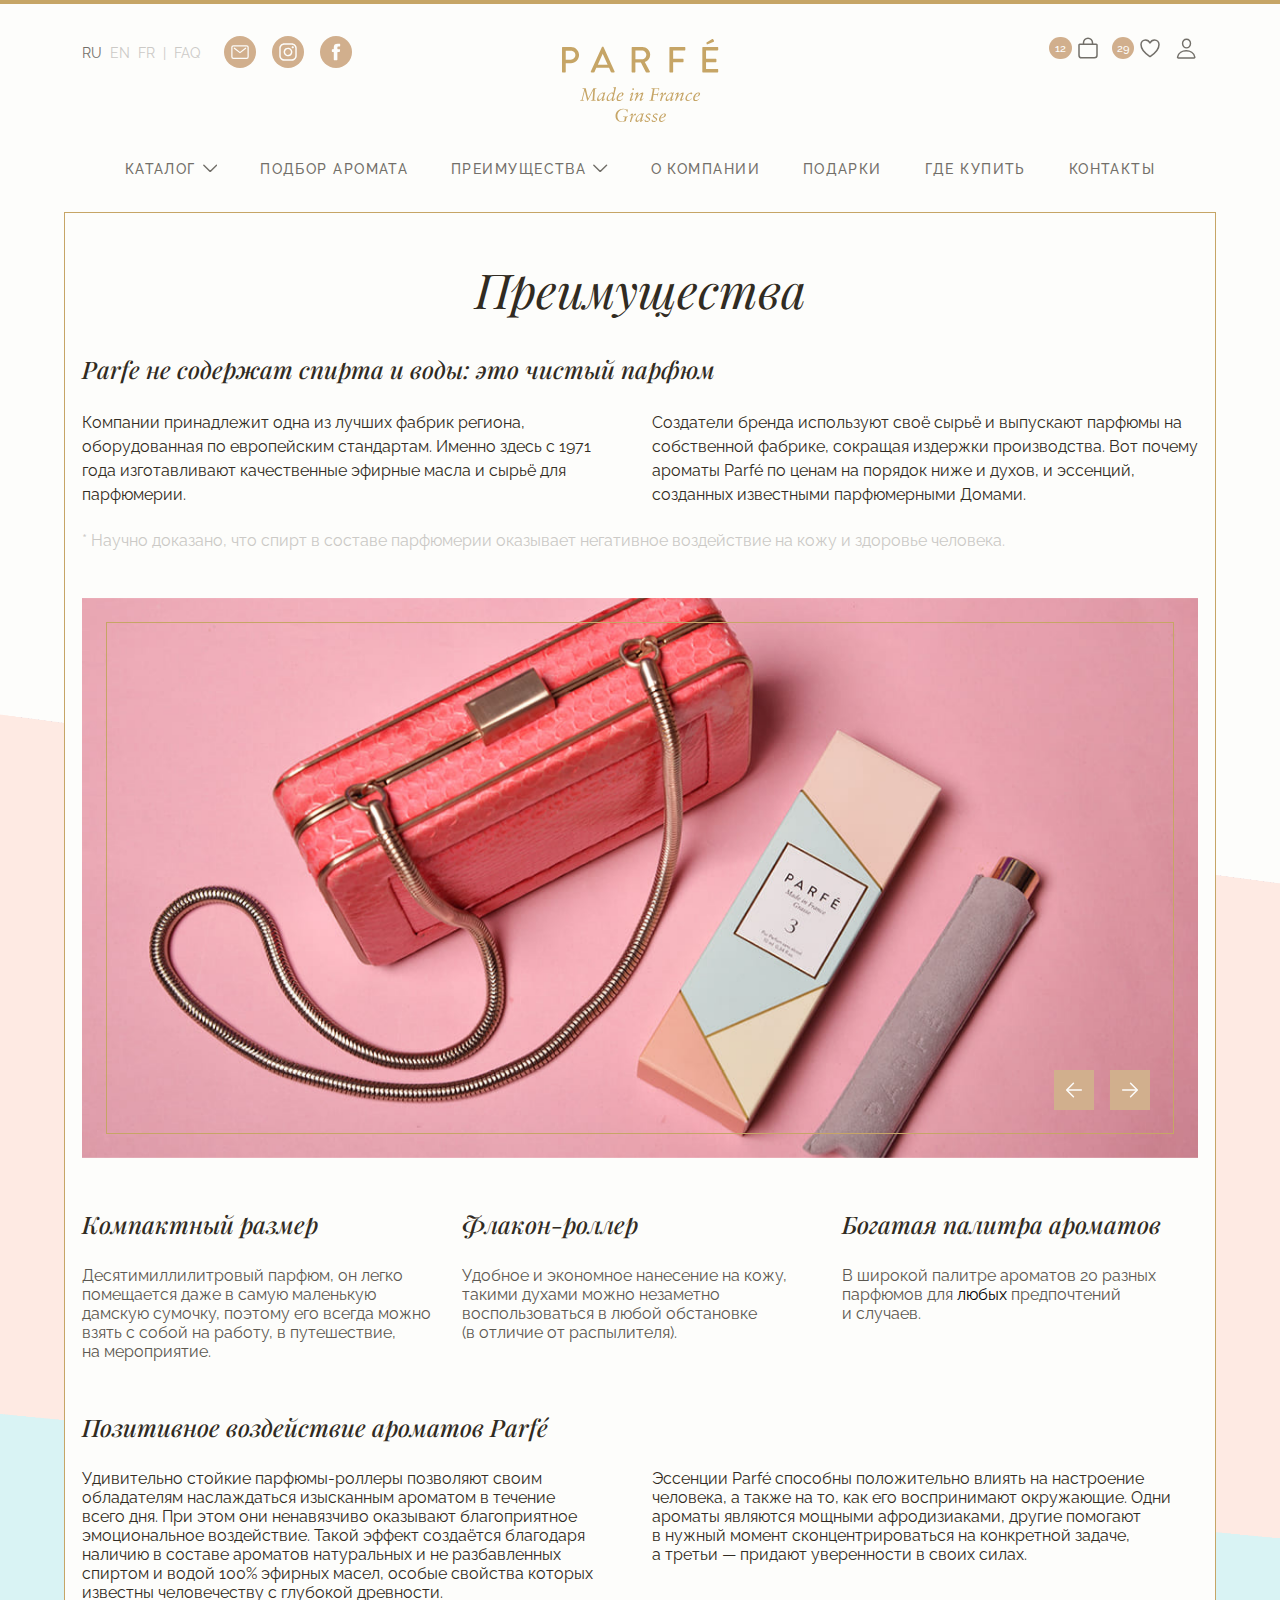
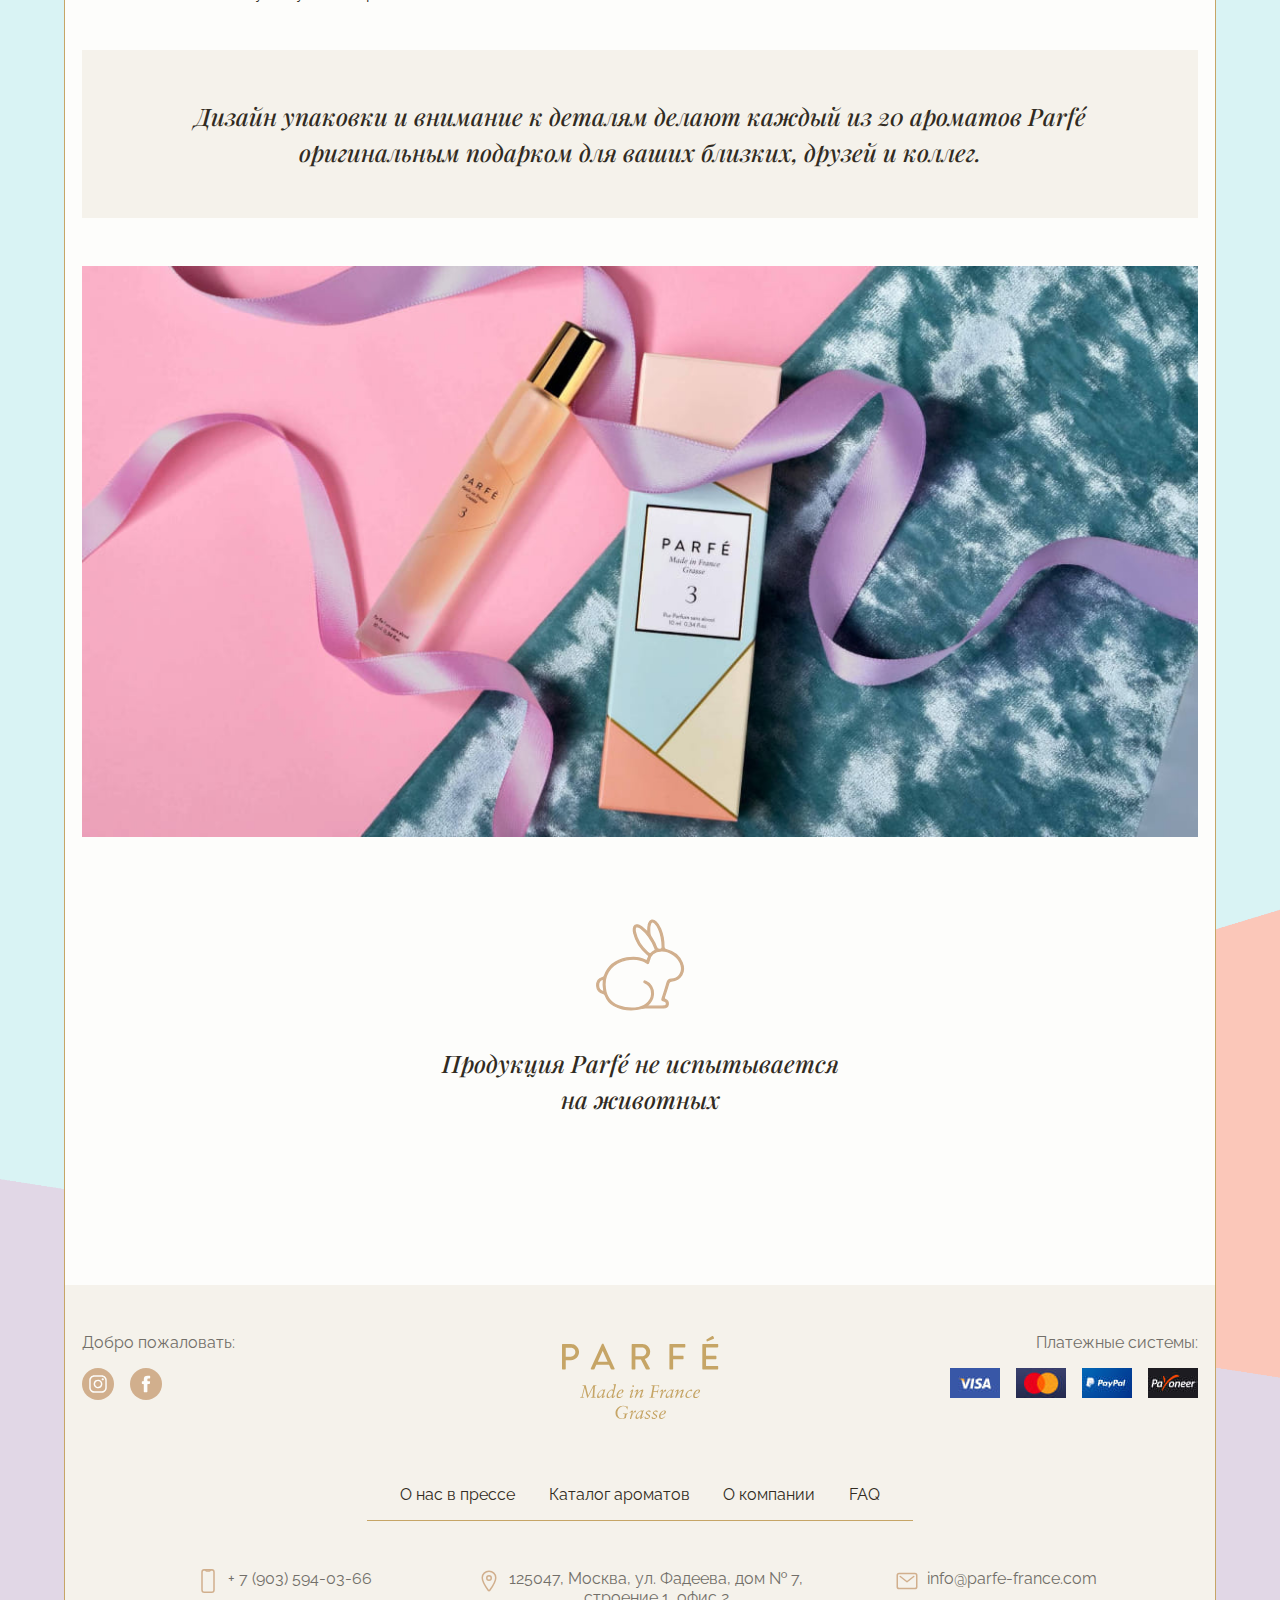
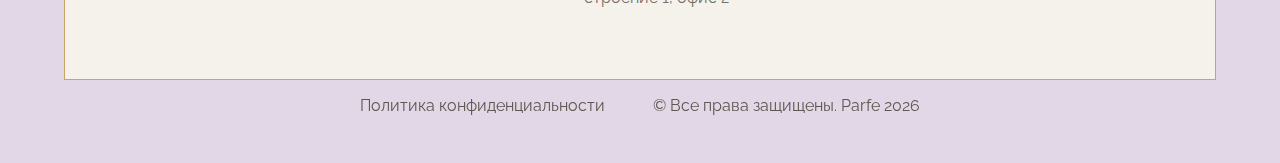
<file: benefits.html>
<!DOCTYPE html>
<html lang="ru">
<head>
	<meta charset="UTF-8">
	<meta name="viewport" content="width=device-width, initial-scale=1.0">
	<meta http-equiv="X-UA-Compatible" content="ie=edge">
	<title>Преимущества</title>
	<link rel="shortcut icon" href="" type="image/png">
	<link rel="stylesheet" href="css/bootstrap.min.css" />
	<link rel="stylesheet" href="https://unpkg.com/swiper/swiper-bundle.min.css" />
	<link rel="stylesheet" href="css/img-previewer.css" />
	<link rel="stylesheet" href="css/common.css" />
	<link rel="stylesheet" href="css/style.css" />
	<link rel="stylesheet" href="fonts/fonts.css"/>
	<link href="https://fonts.googleapis.com/css2?family=PT+Sans&family=Comfortaa:wght@300;400&family=Source+Serif+Pro:ital@1&display=swap" rel="stylesheet">
</head>
<body>
	<header>
		<div class="container position-relative">
			<div class="header-grid">
				<div class="h-grid-1">
					<div class="d-flex align-items-center">
						<div class="d-flex f_09 text-uppercase lightengray">
							<a href="" class="simple-link active me-2">ru</a>
							<a href="" class="simple-link me-2">en</a>
							<a href="" class="simple-link me-2">fr</a>
							<span class="me-2">|</span>
							<a href="" class="simple-link">faq</a>
						</div>
						<div class="d-none d-md-flex ms-4">
							<a href="mailto:" class="round-icon me-3">
								<img src="img/icons/e-mail.svg" alt="">
							</a>
							<a href="#" class="round-icon me-3">
								<img src="img/icons/inst.svg" alt="">
							</a>
							<a href="#" class="round-icon me-3">
								<img src="img/icons/fb.svg" alt="">
							</a>
						</div>
					</div>
				</div>
				<div class="h-grid-2">
					<a href="index.html">
						<img src="img/logo.svg" alt="" class="logo-img d-block mx-auto">
					</a>
				</div>
				<div class="h-grid-3">
					<div class="d-flex align-items-center justify-content-end">
						<a href="shopping-cart.html" class="head-btn-svg">
							<div class="count me-xl-1">12</div>
							<svg viewBox="0 0 24 24" fill="none" xmlns="http://www.w3.org/2000/svg">
								<path fill-rule="evenodd" clip-rule="evenodd" d="M3.75 8.25C3.55109 8.25 3.36032 8.32902 3.21967 8.46967C3.07902 8.61032 3 8.80109 3 9V19.125C3 20.5425 4.2075 21.75 5.625 21.75H18.375C19.7925 21.75 21 20.6011 21 19.1836V9C21 8.80109 20.921 8.61032 20.7803 8.46967C20.6397 8.32902 20.4489 8.25 20.25 8.25H3.75Z" stroke-width="1.5" stroke-linecap="round" stroke-linejoin="round"/>
								<path d="M7.5 8.25V6.75C7.5 5.55653 7.97411 4.41193 8.81802 3.56802C9.66193 2.72411 10.8065 2.25 12 2.25V2.25C13.1935 2.25 14.3381 2.72411 15.182 3.56802C16.0259 4.41193 16.5 5.55653 16.5 6.75V8.25" stroke-width="1.5" stroke-linecap="round" stroke-linejoin="round"/>
							</svg>								
						</a>
						<a href="#" class="ml-12 head-btn-svg">
							<div class="count me-xl-1">29</div>
							<svg width="24" height="24" viewBox="0 0 24 24" fill="none" xmlns="http://www.w3.org/2000/svg">
								<path d="M16.5437 4C13.5006 4 12.0006 7 12.0006 7C12.0006 7 10.5006 4 7.45748 4C4.98435 4 3.02591 6.06906 3.0006 8.53797C2.94904 13.6628 7.06607 17.3073 11.5787 20.3702C11.7031 20.4548 11.8501 20.5001 12.0006 20.5001C12.1511 20.5001 12.2981 20.4548 12.4225 20.3702C16.9347 17.3073 21.0517 13.6628 21.0006 8.53797C20.9753 6.06906 19.0169 4 16.5437 4Z" stroke-width="1.5" stroke-linecap="round" stroke-linejoin="round"/>
							</svg>						
						</a>
						<a data-bs-toggle="modal" href="#modal-entrance" class="ml-12 head-btn-svg">
							<svg width="24" height="24" viewBox="0 0 24 24" fill="none" xmlns="http://www.w3.org/2000/svg">
								<path d="M16.4795 7.60156C16.3034 9.97658 14.5029 11.9141 12.5263 11.9141C10.5498 11.9141 8.74617 9.97703 8.57322 7.60156C8.39353 5.13086 10.1455 3.28906 12.5263 3.28906C14.9072 3.28906 16.6592 5.17578 16.4795 7.60156Z" stroke-width="1.42" stroke-linecap="round" stroke-linejoin="round"/>
								<path d="M12.1857 14.7891C8.27745 14.7891 4.31085 16.9453 3.57683 21.0152C3.48833 21.5058 3.76595 21.9766 4.27941 21.9766H20.0919C20.6058 21.9766 20.8834 21.5058 20.7949 21.0152C20.0605 16.9453 16.0939 14.7891 12.1857 14.7891Z" stroke-width="1.42" stroke-miterlimit="10"/>
							</svg>								
						</a>
					</div>
				</div>
				<div class="h-grid-4">
					<nav>
						<ul>
							<li>
								<a href="catalog.html" class="main-menu" data-target="submenu-catalog">
									каталог
									<svg width="14" height="8" viewBox="0 0 14 8" xmlns="http://www.w3.org/2000/svg">
										<path d="M0.8125 0.989502L7 7.177L13.1875 0.989502"/>
									</svg>
								</a>
							</li>
							<li><a href="quiz.html" class="main-menu">Подбор аромата</a></li>
							<li>
								<a href="benefits.html" class="main-menu" data-target="submenu-advantages">
									преимущества
									<svg width="14" height="8" viewBox="0 0 14 8" xmlns="http://www.w3.org/2000/svg">
										<path d="M0.8125 0.989502L7 7.177L13.1875 0.989502"/>
									</svg>
								</a>
							</li>
							<li class="floating"><a href="about.html" class="main-menu">о компании</a></li>
							<li class="floating"><a href="" class="main-menu">подарки</a></li>
							<li><a href="shops.html" class="main-menu">Где купить</a></li>
							<li><a href="" class="main-menu">контакты</a></li>
						</ul>
					</nav>
				</div>
				<div class="h-grid-5">
					<a href="index.html">
						<img src="img/logo-mini.svg" alt="Parfe">
					</a>
				</div>
				<div class="h-grid-6">
					<div class="dropdown d-none d-lg-block">
						<button class="gamburger dropdown-toggle" type="button" id="dropdownMenuButton" data-bs-toggle="dropdown" aria-expanded="false">
							<!-- <img src="img/icons/gamburger.svg" alt="Меню"> -->
							<svg viewBox="0 0 32 32" xmlns="http://www.w3.org/2000/svg">
								<path d="M5 10H27"/>
								<path d="M5.33334 16L24 16"/>
								<path d="M5 22H27"/>
							</svg>
						</button>
						<nav class="dropdown-menu" aria-labelledby="dropdownMenuButton">
							<ul>
								<li><a href="about.html">о компании</a></li>
								<li><a href="">подарки</a></li>
							</ul>
						</nav>
					</div>
					<button type="button" class="gamburger d-block d-lg-none" id="btn-menu" data-bs-toggle="offcanvas" data-bs-target="#mobile-menu">
						<svg viewBox="0 0 32 32" xmlns="http://www.w3.org/2000/svg">
							<path d="M5 10H27"/>
							<path d="M5.33334 16L24 16"/>
							<path d="M5 22H27"/>
						</svg>
					</button>
				</div>
			</div>

			<div class="submenu" id="submenu-catalog" onmouseleave="closeSubmenu(this.id)">
				<div class="row row-cols-3 gx-3">
					<div class="type-1">
						<div class="title color-1-5 ribbon mb-3"><a href="categorie.html">Древесные / Шипровые / Цветочные</a></div>
						<div class="row row-cols-3 row-cols-lg-4 justify-content-center gx-3 gy-3 px-xxl-4">
							<div>
								<a href="product.html" class="item">
									<div class="felix">N° 1</div>
									<div class="source itlc">unisex</div>
								</a>
							</div>
							<div>
								<a href="product.html" class="item">
									<div class="felix">N° 2</div>
									<div class="source itlc">woman</div>
								</a>
							</div>
							<div>
								<a href="product.html" class="item">
									<div class="felix">N° 3</div>
									<div class="source itlc">unisex</div>
								</a>
							</div>
							<div>
								<a href="product.html" class="item">
									<div class="felix">N° 4</div>
									<div class="source itlc">unisex</div>
								</a>
							</div>
							<div>
								<a href="product.html" class="item">
									<div class="felix">N° 5</div>
									<div class="source itlc">woman</div>
								</a>
							</div>
						</div>
					</div>
					<div class="type-2">
						<div class="title color-6-12 mb-3"><a href="categorie.html">Цветочные / Фруктовые</a></div>
						<div class="row row-cols-3 row-cols-lg-4 justify-content-center gx-3 gy-3 px-xxl-4">
							<div>
								<a href="product.html" class="item">
									<div class="felix">N° 6</div>
									<div class="source itlc">woman</div>
								</a>
							</div>
							<div>
								<a href="product.html" class="item">
									<div class="felix">N° 7</div>
									<div class="source itlc">woman</div>
								</a>
							</div>
							<div>
								<a href="product.html" class="item">
									<div class="felix">N° 8</div>
									<div class="source itlc">woman</div>
								</a>
							</div>
							<div>
								<a href="product.html" class="item">
									<div class="felix">N° 9</div>
									<div class="source itlc">woman</div>
								</a>
							</div>
							<div>
								<a href="product.html" class="item">
									<div class="felix">N° 10</div>
									<div class="source itlc">woman</div>
								</a>
							</div>
							<div>
								<a href="product.html" class="item">
									<div class="felix">N° 11</div>
									<div class="source itlc">unisex</div>
								</a>
							</div>
							<div>
								<a href="product.html" class="item">
									<div class="felix">N° 12</div>
									<div class="source itlc">woman</div>
								</a>
							</div>
							<div>
								<a href="product.html" class="item">
									<div class="felix">N° 21</div>
									<div class="source itlc">woman</div>
								</a>
							</div>
						</div>
					</div>
					<div class="type-3">
						<div class="title color-13-20 ribbon mb-3"><a href="categorie.html">Пряные / Ванильные / Восточные</a></div>
						<div class="row row-cols-3 row-cols-lg-4 justify-content-center gx-3 gy-3 px-xxl-4">
							<div>
								<a href="product.html" class="item">
									<div class="felix">N° 13</div>
									<div class="source itlc">woman</div>
								</a>
							</div>
							<div>
								<a href="product.html" class="item">
									<div class="felix">N° 15</div>
									<div class="source itlc">woman</div>
								</a>
							</div>
							<div>
								<a href="product.html" class="item">
									<div class="felix">N° 20</div>
									<div class="source itlc">woman</div>
								</a>
							</div>
						</div>
					</div>
				</div>
			</div>
			<div class="submenu" id="submenu-advantages" onmouseleave="closeSubmenu(this.id)">
				<div class="row row-cols-6 gx-3 gx-xl-4">
					<div>
						<figure>
							<img src="img/icons/plus1.svg" alt="Абсолютная стойкость на каждый день">
							<figcaption><a href="">Абсолютная стойкость на каждый день</a></figcaption>
						</figure>
					</div>
					<div>
						<figure>
							<img src="img/icons/plus2.svg" alt="Компактный и практичный формат">
							<figcaption><a href="">Компактный и практичный формат</a></figcaption>
						</figure>
					</div>
					<div>
						<figure>
							<img src="img/icons/plus3.svg" alt="Натуральные ингредиенты — природные афродизиаки">
							<figcaption><a href="">Натуральные ингредиенты — природные афродизиаки</a></figcaption>
						</figure>
					</div>
					<div>
						<figure>
							<img src="img/icons/plus4.svg" alt="Не содержит спирта, только “сердце парфюма”">
							<figcaption><a href="">Не содержит спирта, только “сердце парфюма”</a></figcaption>
						</figure>
					</div>
					<div>
						<figure>
							<img src="img/icons/plus5.svg" alt="Богатая палитра ароматов">
							<figcaption><a href="">Богатая палитра ароматов</a></figcaption>
						</figure>
					</div>
					<div>
						<figure>
							<img src="img/icons/plus6.svg" alt="Не испытывается на животных">
							<figcaption><a href="">Не испытывается на животных</a></figcaption>
						</figure>
					</div>
				</div>
			</div>
		</div>
	</header>

	<main class="main-border">
		<section id="sec-19" class="pb-5">
			<div class="container">
				<h2>Преимущества</h2>
				<h4>Parfe не содержат спирта и воды: это чистый парфюм</h4>
				<div class="row row-cols-md-2 mb-4">
					<div>
						<p class="lh_15">Компании принадлежит одна из лучших фабрик региона, оборудованная по европейским стандартам. Именно здесь с 1971 года изготавливают качественные эфирные масла и сырьё для парфюмерии.</p>
					</div>
					<div class="mt-3 mt-md-0">
						<p class="lh_15">Создатели бренда используют своё сырьё и выпускают парфюмы на собственной фабрике, сокращая издержки производства. Вот почему ароматы Parfé по ценам на порядок ниже и духов, и эссенций, созданных известными парфюмерными Домами.</p>
					</div>
				</div>
				<p class="lightengray mb-5">* Научно доказано, что спирт в составе парфюмерии оказывает негативное воздействие на кожу и здоровье человека.
				</p>
				<div class="swiper-1 mb-5">
					<div class="swiper-wrapper">
						<div class="swiper-slide">
							<img src="img/img4.jpg" alt="">
						</div>
						<div class="swiper-slide">
							<img src="img/img4.jpg" alt="">
						</div>
						<div class="swiper-slide">
							<img src="img/img4.jpg" alt="">
						</div>
					</div>
					<div class="swiper-button-prev">
						<img src="img/icons/arrow-left-2.svg" alt="">
					</div>
					<div class="swiper-button-next">
						<img src="img/icons/arrow-right-2.svg" alt="">
					</div>
				</div>
				<div class="row row-cols-md-3 mb-5">
					<div>
						<h4>Компактный размер</h4>
						<p class="gray">Десятимиллилитровый парфюм, он легко помещается даже в самую маленькую дамскую сумочку, поэтому его всегда можно взять с собой на работу, в путешествие, на мероприятие.</p>
					</div>
					<div>
						<h4>Флакон-роллер</h4>
						<p class="gray">Удобное и экономное нанесение на кожу, такими духами можно незаметно воспользоваться в любой обстановке (в отличие от распылителя).</p>
					</div>
					<div>
						<h4>Богатая палитра ароматов</h4>
						<p class="gray">В широкой палитре ароматов 20 разных парфюмов для <span class="black">любых</span> предпочтений и случаев.</p>
					</div>
				</div>
				<h4>Позитивное воздействие ароматов Parfé</h4>
				<div class="row row-cols-md-2 mb-5">
					<div>
						<p>Удивительно стойкие парфюмы-роллеры позволяют своим обладателям наслаждаться изысканным ароматом в течение всего дня. При этом они ненавязчиво оказывают благоприятное эмоциональное воздействие. Такой эффект создаётся благодаря наличию в составе ароматов натуральных и не разбавленных спиртом и водой 100% эфирных масел, особые свойства которых известны человечеству с глубокой древности.</p>
					</div>
					<div>
						<p>Эссенции Parfé способны положительно влиять на настроение человека, а также на то, как его воспринимают окружающие. Одни ароматы являются мощными афродизиаками, другие помогают в нужный момент сконцентрироваться на конкретной задаче, а третьи — придают уверенности в своих силах.</p>
					</div>
				</div>
				<div class="color-1-5 p-4 p-sm-5 mb-5">
					<h4 class="text-center mb-0">Дизайн упаковки и внимание к деталям делают каждый из 20 ароматов Parfé оригинальным подарком для ваших близких, друзей и коллег.</h4>
				</div>
				<img src="img/img7.jpg" alt="" class="img-fluid mb-5">
				<figure class="d-flex flex-column justify-content-center align-items-center mb-6">
					<img src="img/icons/plus6.svg" alt="Не испытывается на животных" class="bunny">
					<figcaption>
						<h4 class="text-center">Продукция Parfé не испытывается<br> на животных</h4>
					</figcaption>
				</figure>
			</div>
		</section>

		<footer>
			<div class="container py-4 py-md-5">
				<div class="row mb-md-5">
					<div class="d-none d-md-block col-4">
						<div class="lightgray mb-3">Добро пожаловать:</div>
						<div class="d-flex">
							<a href="#" class="round-icon me-3">
								<img src="img/icons/inst.svg" alt="">
							</a>
							<a href="#" class="round-icon me-3">
								<img src="img/icons/fb.svg" alt="">
							</a>
						</div>
					</div>
					<div class="col-md-4">
						<a href="index.html">
							<img src="img/logo.svg" alt="" class="d-block mx-auto">
						</a>
					</div>
					<div class="col-md-4 text-center text-md-end mt-3 mt-md-0">
						<div class="lightgray mb-3">Платежные системы:</div>
						<div class="d-flex justify-content-center justify-content-md-end">
							<img src="img/icons/visa.jpg">
							<img src="img/icons/mastercard.jpg" class="ms-1 ms-lg-3">
							<img src="img/icons/paypal.jpg" class="ms-1 ms-lg-3">
							<img src="img/icons/payoneer.jpg" class="ms-1 ms-lg-3">
						</div>
					</div>
				</div>
				<div class="d-none d-md-flex row justify-content-center mb-5">
					<div class="col-md-8 col-lg-7 col-xl-6">
						<nav>
							<a href="">О нас в прессе</a>
							<a href="catalog.html">Каталог ароматов</a>
							<a href="about.html">О компании</a>
							<a href="">FAQ</a>
						</nav>
					</div>
				</div>
				<div class="d-none d-md-flex row justify-content-center mb-lg-4 lightgray">
					<div class="col-xl-10">
						<div class="row">
							<div class="order-1 col-6 col-lg-3">
								<div class="d-flex justify-content-center">
									<img src="img/icons/phone.svg" alt="" class="icon me-2">
									<a href="tel:+79035940366">+ 7 (903) 594-03-66</a>
								</div>
							</div>
							<div class="order-3 order-lg-2 col-12 col-lg-6 mt-4 mt-lg-0">
								<div class="d-flex justify-content-center">
									<img src="img/icons/address.svg" alt="" class="icon me-2">
									<span class="text-center">125047, Москва, ул. Фадеева, дом № 7,<br> строение 1, офис 2</span>
								</div>
							</div>
							<div class="order-2 order-lg-3 col-6 col-lg-3">
								<div class="d-flex justify-content-center">
									<img src="img/icons/e-mail-2.svg" alt="" class="icon me-2">
									<a href="mailto:info@parfe-france.com">info@parfe-france.com</a>
								</div>
							</div>
						</div>
					</div>
				</div>
			</div>
		</footer>
	</main>

	<div class="container d-flex flex-column flex-sm-row justify-content-center align-items-center pt-3 pb-5 gray">
		<div><a href="#">Политика конфиденциальности</a></div>
		<div class="ms-sm-5 mt-3 mt-sm-0">© Все права защищены. Parfe <span id="year"></span></div>
	</div>

	<div id="shadow"></div>

	<div class="offcanvas offcanvas-start" tabindex="-1" id="mobile-menu">
		<div class="offcanvas-body">
			<div class="offcanvas-box p-4 p-sm-5">
				<div class="d-flex f_09 text-uppercase lightengray d-md-none mb-5">
					<a href="" class="lightgray me-2">ru</a>
					<a href="" class="me-2">en</a>
					<a href="" class="me-2">fr</a>
					<span class="me-2">|</span>
					<a href="">faq</a>
				</div>
				<nav class="mb-5 mb-md-0">
					<ul>
						<li><a href="catalog.html">каталог</a></li>
						<li><a href="quiz.html">Подбор аромата</a></li>
						<li><a href="benefits.html">преимущества</a></li>
						<li><a href="about.html">о компании</a></li>
						<li><a href="">подарки</a></li>
						<li><a href="shops.html">Где купить</a></li>
						<li><a href="">контакты</a></li>
						<li><a href="">О нас в прессе</a></li>
						<li><a href="">FAQ</a></li>
					</ul>
				</nav>
				<div class="d-flex d-md-none mb-4">
					<a href="mailto:" class="round-icon me-3">
						<img src="img/icons/e-mail.svg" alt="">
					</a>
					<a href="#" class="round-icon me-3">
						<img src="img/icons/inst.svg" alt="">
					</a>
					<a href="#" class="round-icon me-3">
						<img src="img/icons/fb.svg" alt="">
					</a>
				</div>
				<div class="d-fle d-md-none mb-3">
					<img src="img/icons/phone.svg" alt="" class="icon me-2">
					<a href="tel:+79035940366">+ 7 (903) 594-03-66</a>
				</div>
				<div class="d-flex d-md-none">
					<img src="img/icons/address.svg" alt="" class="icon me-2">
					<span class="text-start">125047, Москва, ул. Фадеева, дом № 7, строение 1, офис 2</span>
				</div>
			</div>
			<button type="button" class="btn-close" data-bs-dismiss="offcanvas">
				<svg viewBox="0 0 32 32" fill="none" xmlns="http://www.w3.org/2000/svg">
					<path d="M23 23L9 9"/>
					<path d="M23 9L9 23"/>
				</svg>							
			</button>
		</div>
	</div>

	<div class="modal fade" id="myModal" tabindex="-1" aria-hidden="true">
		<div class="modal-dialog modal-dialog-centered modal-dialog-scrollable">
			<div class="modal-content">
				<div class="modal-body">
					<div class="box">
						<h3 class="gold">Скидка 10% на первую покупку</h3>
						<p class="text-center gray mb-4">Зарегестрируйтесь в личном кабинете и получите скидку 10% на первую покупку в нашем магазине</p>
						<div class="row justify-content-center">
							<div class="col-sm-8 col-md-6">
								<section class="change-forms">
									<form action="" class="entrance">
										<input type="text" placeholder="e-mail" class="b-lgray mb-2">
										<div class="password mb-3">
											<input type="password" name="password" placeholder="пароль" minlength="6" maxlength="16" class="b-lgray">
											<button type="button" data-state="invisible" class="pass_btn" onclick="change_state(this)"></button>
										</div>
										<button type="submit" class="btn_main btn_1 mx-auto mt-4">Войти</button>
										<div class="d-flex justify-content-center align-items-center mt-3">
											или <button type="button" class="powder ms-2" onclick="swap_form(this.closest('form'))">зарегистрироваться</button>
										</div>
									</form>
									<form action="" class="registration d-none">
										<input type="text" placeholder="e-mail" class="b-lgray mb-2">
										<div class="password mb-3">
											<input type="password" name="password" placeholder="пароль" minlength="6" maxlength="16" class="b-lgray">
											<button type="button" data-state="invisible" class="pass_btn" onclick="change_state(this)"></button>
										</div>
										<button type="submit" class="btn_main btn_1 mx-auto">зарегистрироваться</button>
										<div class="d-flex justify-content-center align-items-center mt-3 f_09">
											или <button type="button" class="powder ms-2" onclick="swap_form(this.closest('form'))">войти</button>
										</div>
									</form>
								</section>
							</div>
						</div>
					</div>
					<button type="button" class="btn-close" data-bs-dismiss="modal">
						<svg viewBox="0 0 32 32" fill="none" xmlns="http://www.w3.org/2000/svg">
							<path d="M23 23L9 9"/>
							<path d="M23 9L9 23"/>
						</svg>							
					</button>
				</div>
			</div>
		</div>
	</div>

	<div class="modal fade" id="gift" tabindex="-1" aria-hidden="true">
		<div class="modal-dialog modal-dialog-centered modal-dialog-scrollable">
			<div class="modal-content">
				<div class="modal-body">
					<div class="color-1-5 px-4 py-3 d-flex flex-wrap align-items-center mb-3">
						<div class="source f_15 f_15 me-5">Древесные / Шипровые / Цветочные</div>
						<div class="text-center me-3">
							<div class="felix">N° 1</div>
							<div class="source itlc">unisex</div>
						</div>
						<div class="text-center me-3">
							<div class="felix">N° 2</div>
							<div class="source itlc">woman</div>
						</div>
						<div class="text-center me-3">
							<div class="felix">N° 3</div>
							<div class="source itlc">unisex</div>
						</div>
						<div class="text-center me-3">
							<div class="felix">N° 4</div>
							<div class="source itlc">unisex</div>
						</div>
						<div class="text-center me-3">
							<div class="felix">N° 5</div>
							<div class="source itlc">woman</div>
						</div>
					</div>

					<div class="color-6-12 px-4 py-3 d-flex flex-wrap align-items-center mb-3">
						<div class="source f_15 f_15 me-5">Цветочные / Фруктовые</div>
						<div class="text-center me-3">
							<div class="felix">N° 6</div>
							<div class="source itlc">unisex</div>
						</div>
						<div class="text-center me-3">
							<div class="felix">N° 7</div>
							<div class="source itlc">woman</div>
						</div>
						<div class="text-center me-3">
							<div class="felix">N° 8</div>
							<div class="source itlc">unisex</div>
						</div>
						<div class="text-center me-3">
							<div class="felix">N° 9</div>
							<div class="source itlc">unisex</div>
						</div>
						<div class="text-center me-3">
							<div class="felix">N° 10</div>
							<div class="source itlc">woman</div>
						</div>
						<div class="text-center me-3">
							<div class="felix">N° 11</div>
							<div class="source itlc">woman</div>
						</div>
						<div class="text-center me-3">
							<div class="felix">N° 12</div>
							<div class="source itlc">woman</div>
						</div>
						<div class="text-center me-3">
							<div class="felix">N° 21</div>
							<div class="source itlc">woman</div>
						</div>
					</div>

					<div class="color-13-20 px-4 py-3 d-flex flex-wrap align-items-center mb-3">
						<div class="source f_15 f_15 me-5">Пряные / Ванильные / Восточные</div>
						<div class="text-center me-3">
							<div class="felix">N° 13</div>
							<div class="source itlc">woman</div>
						</div>
						<div class="text-center me-3">
							<div class="felix">N° 15</div>
							<div class="source itlc">woman</div>
						</div>
						<div class="text-center me-3">
							<div class="felix">N° 20</div>
							<div class="source itlc">woman</div>
						</div>
					</div>

					<form action="">
						<div class="row row-cols-md-2 mt-4">
							<div>
								<div class="radio-block">
									<input type="radio" name="sachet" value="1">
									<div class="item-card mb-4">
										<div class="img color-1-5">
											<img src="img/parfume/1.png" alt="">
										</div>
										<div class="color-1-5 text">
											<div class="text-start brandon fw_5 norm text-uppercase ls-3">Parfé <span class="com fw_4">№</span>1</div>
											<div class="source">Цветочно-пудровый / Древесный:</div>
											<div class="gray">мускус, ваниль, бобы тонка, гвоздика, жасмин, вишня, пачули, розовый перец, амбра, белый кедр, ветивер</div>
										</div>
									</div>
								</div>
								<div class="radio-block">
									<input type="radio" name="sachet" value="2">
									<div class="item-card mb-4">
										<div class="img color-1-5">
											<img src="img/parfume/1.png" alt="">
										</div>
										<div class="color-1-5 text">
											<div class="text-start brandon fw_5 norm text-uppercase ls-3">Parfé <span class="com">№</span>2</div>
											<div class="source">Цветочно-пудровый / Древесный:</div>
											<div class="gray">мускус, ваниль, бобы тонка, гвоздика, жасмин, вишня, пачули, розовый перец, амбра, белый кедр, ветивер</div>
										</div>
									</div>
								</div>
								<div class="radio-block">
									<input type="radio" name="sachet" value="3">
									<div class="item-card mb-4">
										<div class="img color-1-5">
											<img src="img/parfume/1.png" alt="">
										</div>
										<div class="color-1-5 text">
											<div class="text-start brandon fw_5 norm text-uppercase ls-3">Parfé <span class="com">№</span>3</div>
											<div class="source">Цветочно-пудровый / Древесный:</div>
											<div class="gray">мускус, ваниль, бобы тонка, гвоздика, жасмин, вишня, пачули, розовый перец, амбра, белый кедр, ветивер</div>
										</div>
									</div>
								</div>
								<div class="radio-block">
									<input type="radio" name="sachet" value="4">
									<div class="item-card mb-4">
										<div class="img color-1-5">
											<img src="img/parfume/1.png" alt="">
										</div>
										<div class="color-1-5 text">
											<div class="text-start brandon fw_5 norm text-uppercase ls-3">Parfé <span class="com">№</span>4</div>
											<div class="source">Цветочно-пудровый / Древесный:</div>
											<div class="gray">мускус, ваниль, бобы тонка, гвоздика, жасмин, вишня, пачули, розовый перец, амбра, белый кедр, ветивер</div>
										</div>
									</div>
								</div>
								<div class="radio-block">
									<input type="radio" name="sachet" value="5">
									<div class="item-card mb-4">
										<div class="img color-1-5">
											<img src="img/parfume/1.png" alt="">
										</div>
										<div class="color-1-5 text">
											<div class="text-start brandon fw_5 norm text-uppercase ls-3">Parfé <span class="com">№</span>5</div>
											<div class="source">Цветочно-пудровый / Древесный:</div>
											<div class="gray">мускус, ваниль, бобы тонка, гвоздика, жасмин, вишня, пачули, розовый перец, амбра, белый кедр, ветивер</div>
										</div>
									</div>
								</div>
								<div class="radio-block">
									<input type="radio" name="sachet" value="6">
									<div class="item-card mb-4">
										<div class="img color-6-12">
											<img src="img/parfume/6.png" alt="">
										</div>
										<div class="color-6-12 text">
											<div class="text-start brandon fw_5 norm text-uppercase ls-3">Parfé <span class="com">№</span>6</div>
											<div class="source">Цветочно-пудровый / Древесный:</div>
											<div class="gray">мускус, ваниль, бобы тонка, гвоздика, жасмин, вишня, пачули, розовый перец, амбра, белый кедр, ветивер</div>
										</div>
									</div>
								</div>
								<div class="radio-block">
									<input type="radio" name="sachet" value="7">
									<div class="item-card mb-4">
										<div class="img color-6-12">
											<img src="img/parfume/6.png" alt="">
										</div>
										<div class="color-6-12 text">
											<div class="text-start brandon fw_5 norm text-uppercase ls-3">Parfé <span class="com">№</span>7</div>
											<div class="source">Цветочно-пудровый / Древесный:</div>
											<div class="gray">мускус, ваниль, бобы тонка, гвоздика, жасмин, вишня, пачули, розовый перец, амбра, белый кедр, ветивер</div>
										</div>
									</div>
								</div>
								<div class="radio-block">
									<input type="radio" name="sachet" value="8">
									<div class="item-card mb-4">
										<div class="img color-6-12">
											<img src="img/parfume/6.png" alt="">
										</div>
										<div class="color-6-12 text">
											<div class="text-start brandon fw_5 norm text-uppercase ls-3">Parfé <span class="com">№</span>8</div>
											<div class="source">Цветочно-пудровый / Древесный:</div>
											<div class="gray">мускус, ваниль, бобы тонка, гвоздика, жасмин, вишня, пачули, розовый перец, амбра, белый кедр, ветивер</div>
										</div>
									</div>
								</div>
							</div>
							<div>
								<div class="radio-block">
									<input type="radio" name="sachet" value="9">
									<div class="item-card mb-4">
										<div class="img color-6-12">
											<img src="img/parfume/6.png" alt="">
										</div>
										<div class="color-6-12 text">
											<div class="text-start brandon fw_5 norm text-uppercase ls-3">Parfé <span class="com">№</span>9</div>
											<div class="source">Цветочно-пудровый / Древесный:</div>
											<div class="gray">мускус, ваниль, бобы тонка, гвоздика, жасмин, вишня, пачули, розовый перец, амбра, белый кедр, ветивер</div>
										</div>
									</div>
								</div>
								<div class="radio-block">
									<input type="radio" name="sachet" value="10">
									<div class="item-card mb-4">
										<div class="img color-6-12">
											<img src="img/parfume/6.png" alt="">
										</div>
										<div class="color-6-12 text">
											<div class="text-start brandon fw_5 norm text-uppercase ls-3">Parfé <span class="com">№</span>10</div>
											<div class="source">Цветочно-пудровый / Древесный:</div>
											<div class="gray">мускус, ваниль, бобы тонка, гвоздика, жасмин, вишня, пачули, розовый перец, амбра, белый кедр, ветивер</div>
										</div>
									</div>
								</div>
								<div class="radio-block">
									<input type="radio" name="sachet" value="11">
									<div class="item-card mb-4">
										<div class="img color-6-12">
											<img src="img/parfume/6.png" alt="">
										</div>
										<div class="color-6-12 text">
											<div class="text-start brandon fw_5 norm text-uppercase ls-3">Parfé <span class="com">№</span>11</div>
											<div class="source">Цветочно-пудровый / Древесный:</div>
											<div class="gray">мускус, ваниль, бобы тонка, гвоздика, жасмин, вишня, пачули, розовый перец, амбра, белый кедр, ветивер</div>
										</div>
									</div>
								</div>
								<div class="radio-block">
									<input type="radio" name="sachet" value="12">
									<div class="item-card mb-4">
										<div class="img color-6-12">
											<img src="img/parfume/6.png" alt="">
										</div>
										<div class="color-6-12 text">
											<div class="text-start brandon fw_5 norm text-uppercase ls-3">Parfé <span class="com">№</span>12</div>
											<div class="source">Цветочно-пудровый / Древесный:</div>
											<div class="gray">мускус, ваниль, бобы тонка, гвоздика, жасмин, вишня, пачули, розовый перец, амбра, белый кедр, ветивер</div>
										</div>
									</div>
								</div>
								<div class="radio-block">
									<input type="radio" name="sachet" value="13">
									<div class="item-card mb-4">
										<div class="img color-13-20">
											<img src="img/parfume/20.png" alt="">
										</div>
										<div class="color-13-20 text">
											<div class="text-start brandon fw_5 norm text-uppercase ls-3">Parfé <span class="com">№</span>13</div>
											<div class="source">Цветочно-пудровый / Древесный:</div>
											<div class="gray">мускус, ваниль, бобы тонка, гвоздика, жасмин, вишня, пачули, розовый перец, амбра, белый кедр, ветивер</div>
										</div>
									</div>
								</div>
								<div class="radio-block">
									<input type="radio" name="sachet" value="15">
									<div class="item-card mb-4">
										<div class="img color-13-20">
											<img src="img/parfume/20.png" alt="">
										</div>
										<div class="color-13-20 text">
											<div class="text-start brandon fw_5 norm text-uppercase ls-3">Parfé <span class="com">№</span>15</div>
											<div class="source">Цветочно-пудровый / Древесный:</div>
											<div class="gray">мускус, ваниль, бобы тонка, гвоздика, жасмин, вишня, пачули, розовый перец, амбра, белый кедр, ветивер</div>
										</div>
									</div>
								</div>
								<div class="radio-block">
									<input type="radio" name="sachet" value="20">
									<div class="item-card mb-4">
										<div class="img color-13-20">
											<img src="img/parfume/20.png" alt="">
										</div>
										<div class="color-13-20 text">
											<div class="text-start brandon fw_5 norm text-uppercase ls-3">Parfé <span class="com">№</span>20</div>
											<div class="source">Цветочно-пудровый / Древесный:</div>
											<div class="gray">мускус, ваниль, бобы тонка, гвоздика, жасмин, вишня, пачули, розовый перец, амбра, белый кедр, ветивер</div>
										</div>
									</div>
								</div>
								<div class="radio-block">
									<input type="radio" name="sachet" value="21">
									<div class="item-card mb-4">
										<div class="img color-6-12">
											<img src="img/parfume/6.png" alt="">
										</div>
										<div class="color-6-12 text">
											<div class="text-start brandon fw_5 norm text-uppercase ls-3">Parfé <span class="com">№</span>21</div>
											<div class="source">Цветочно-пудровый / Древесный:</div>
											<div class="gray">мускус, ваниль, бобы тонка, гвоздика, жасмин, вишня, пачули, розовый перец, амбра, белый кедр, ветивер</div>
										</div>
									</div>
								</div>
							</div>
						</div>
					</form>
					
					<button type="button" class="btn-close" data-bs-dismiss="modal">
						<svg viewBox="0 0 32 32" fill="none" xmlns="http://www.w3.org/2000/svg">
							<path d="M23 23L9 9"/>
							<path d="M23 9L9 23"/>
						</svg>							
					</button>
				</div>
			</div>
		</div>
	</div>

	<div class="modal fade" id="modal-entrance" tabindex="-1" aria-hidden="true">
		<div class="modal-dialog md-full-content modal-dialog-centered modal-dialog-scrollable">
			<div class="modal-content">
				<div class="modal-body">
					<div class="pt-3 pt-sm-4 pt-md-5 pb-2 pb-sm-3 pb-md-4">
						<h2>Вход или регистрация</h2>
						<p class="text-center f_11 mb-4 mb-md-5">Мы отправим на номер SMS-сообщение с кодом подтверждения</p>
						<div class="row justify-content-center">
							<div class="col-sm-8 col-md-6 col-lg-5 col-xl-4">
								<form action="">
									<div class="d-flex mb-2 mb-md-4">
										<div class="custom-select me-2">
											<button type="button"></button>
											<div class="cs-options">
												<div class="radio">
													<input type="radio" name="country" value="ru" checked>
													<label>
														<img src="img/icons/flag-ru.svg" alt="">
													</label>
												</div>
												<div class="radio">
													<input type="radio" name="country" value="uk">
													<label>
														<img src="img/icons/flag-uk.svg" alt="">
													</label>
												</div>
												<div class="radio">
													<input type="radio" name="country" value="fr">
													<label>
														<img src="img/icons/flag-fr.svg" alt="">
													</label>
												</div>
											</div>
										</div>
										<input type="text" class="flex-1" placeholder="+7 (000) 000-00-00">
									</div>
									<button type="submit" class="btn_main btn_1 w-100">получить код</button>
								</form>
							</div>
						</div>
						<div class="gold f_11 text-center mt-4 mt-md-5">После регистрации вы получите скидку 10% на первую покупку</div>
						<div class="row justify-content-center mt-4 mt-md-5">
							<div class="col-sm-8 col-md-6 col-lg-5 col-xl-4">
								<div class="lightengray text-center">Вы можете ознакомиться с <a href="#" class="text-decoration-underline">Политикой конфиденциальности</a> и <a href="#" class="text-decoration-underline"></a>Условиями</a> обсуживания</div>
							</div>
						</div>
					</div>
					
					<button type="button" class="btn-close" data-bs-dismiss="modal">
						<svg viewBox="0 0 32 32" fill="none" xmlns="http://www.w3.org/2000/svg">
							<path d="M23 23L9 9"/>
							<path d="M23 9L9 23"/>
						</svg>							
					</button>
				</div>
			</div>
		</div>
	</div>

	<!-- Skripts -->
	<script type="text/javascript" src="js/bootstrap.bundle.min.js"></script>
	<script src="https://unpkg.com/swiper/swiper-bundle.min.js"></script>
	<script type="text/javascript" src="js/img-previewer.min.js"></script>
	<script type="text/javascript" src="js/sliders.js"></script>
	<script type="text/javascript" src="js/main.js"></script>
</body>
</html>
</file>
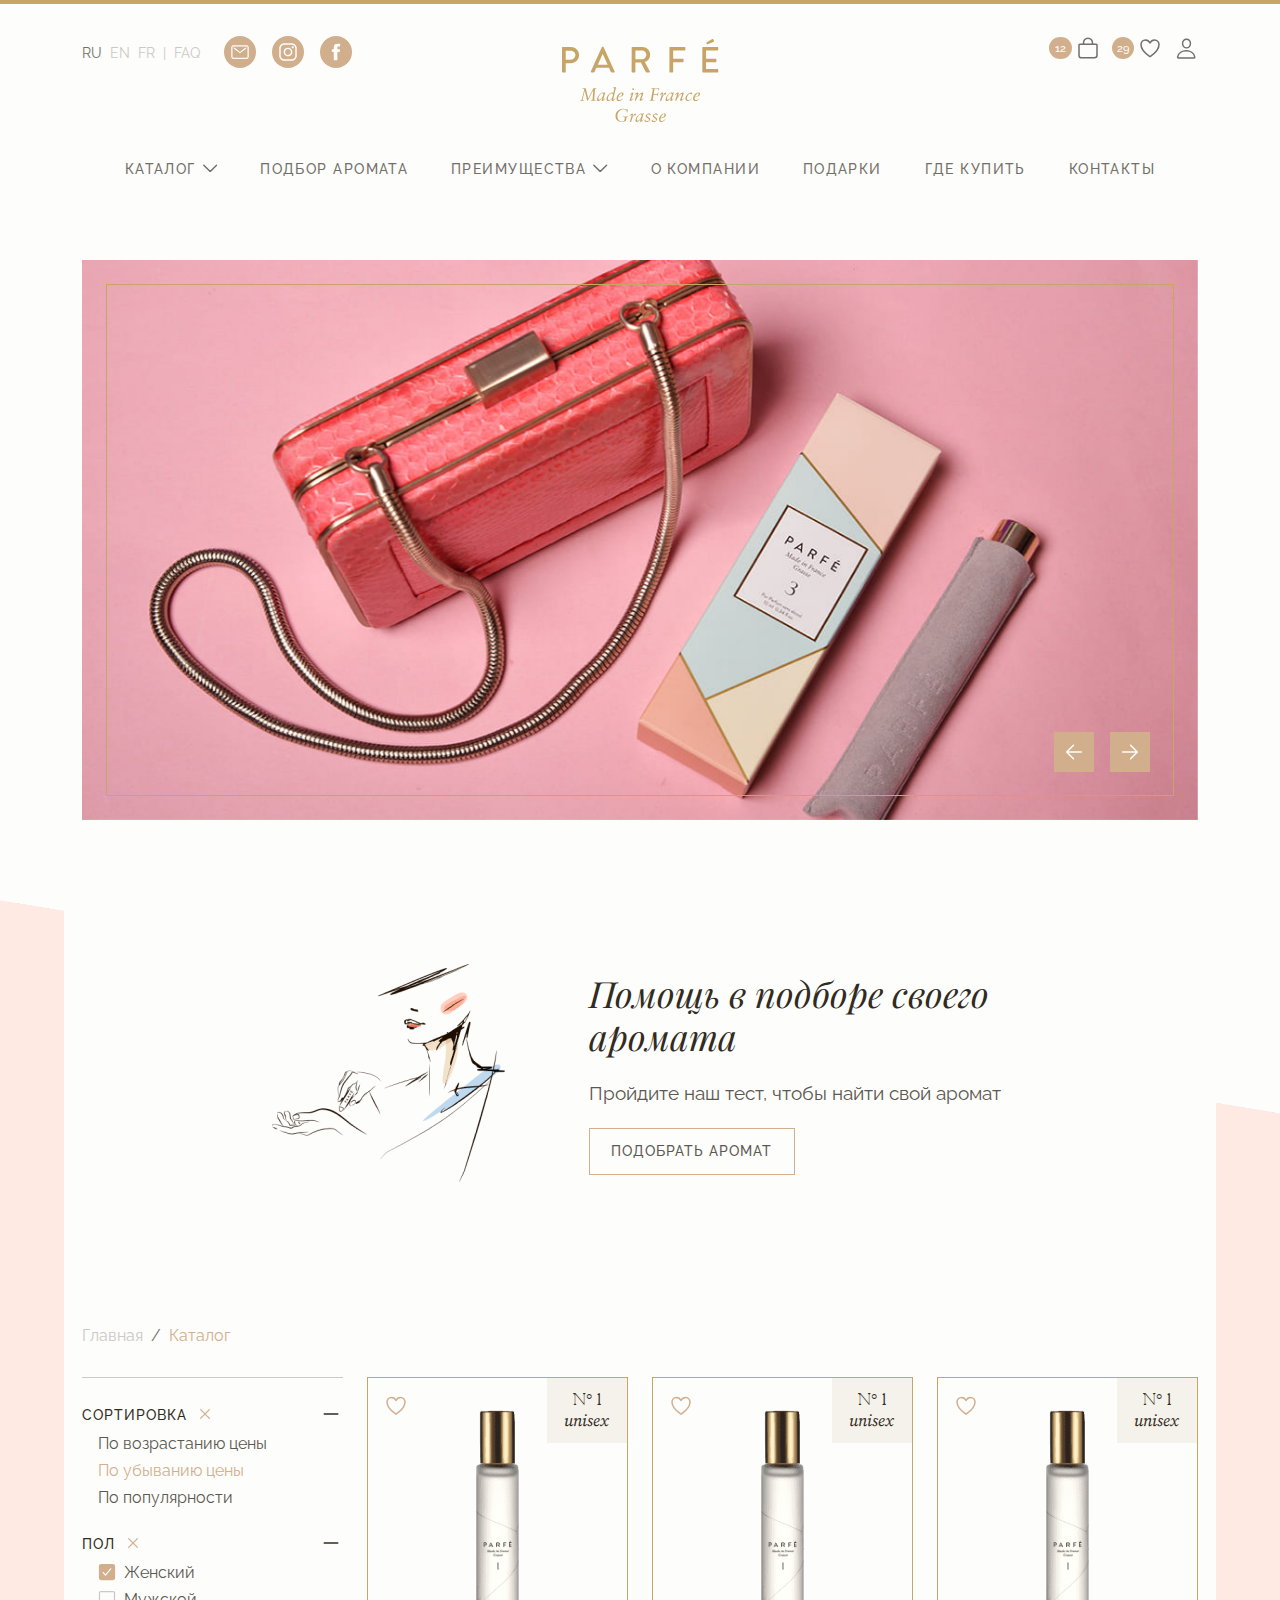
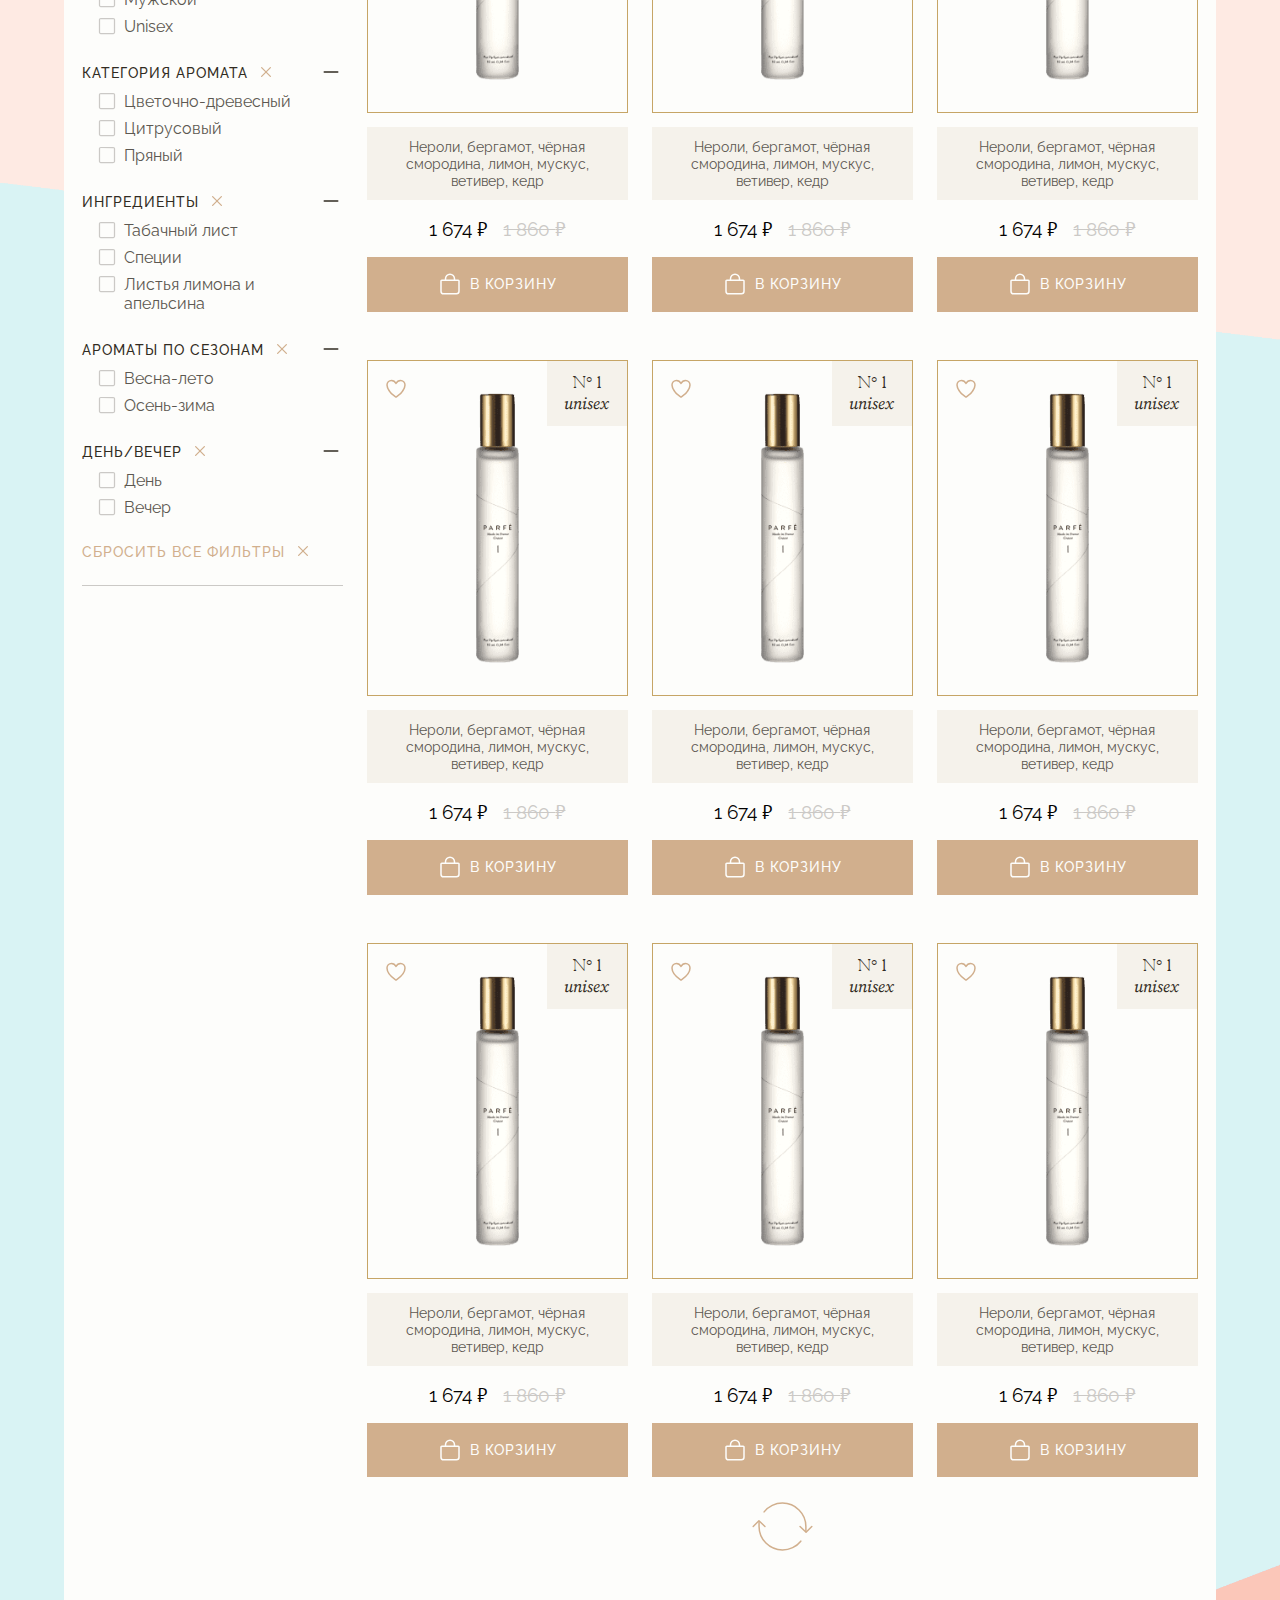
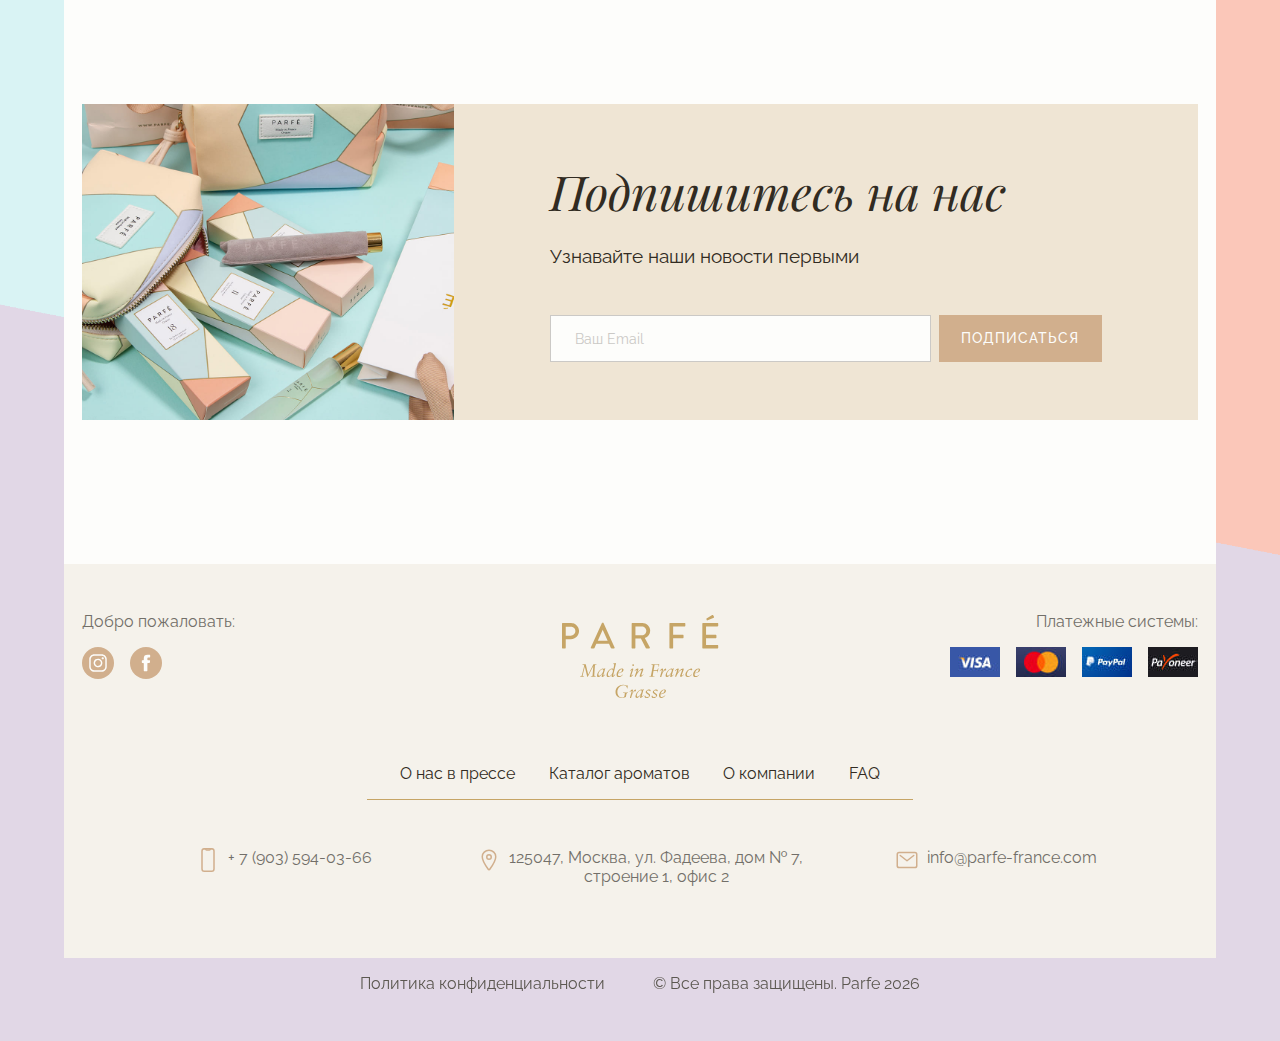
<file: catalog.html>
<!DOCTYPE html>
<html lang="ru">
<head>
	<meta charset="UTF-8">
	<meta name="viewport" content="width=device-width, initial-scale=1.0">
	<meta http-equiv="X-UA-Compatible" content="ie=edge">
	<title>Каталог</title>
	<link rel="shortcut icon" href="" type="image/png">
	<link rel="stylesheet" href="css/bootstrap.min.css" />
	<link rel="stylesheet" href="https://unpkg.com/swiper/swiper-bundle.min.css" />
	<link rel="stylesheet" href="css/img-previewer.css" />
	<link rel="stylesheet" href="css/common.css" />
	<link rel="stylesheet" href="css/style.css" />
	<link rel="stylesheet" href="fonts/fonts.css"/>
	<link href="https://fonts.googleapis.com/css2?family=PT+Sans&family=Comfortaa:wght@300;400&family=Source+Serif+Pro:ital@1&display=swap" rel="stylesheet">
</head>
<body>
	<header>
		<div class="container position-relative">
			<div class="header-grid">
				<div class="h-grid-1">
					<div class="d-flex align-items-center">
						<div class="d-flex f_09 text-uppercase lightengray">
							<a href="" class="simple-link active me-2">ru</a>
							<a href="" class="simple-link me-2">en</a>
							<a href="" class="simple-link me-2">fr</a>
							<span class="me-2">|</span>
							<a href="" class="simple-link">faq</a>
						</div>
						<div class="d-none d-md-flex ms-4">
							<a href="mailto:" class="round-icon me-3">
								<img src="img/icons/e-mail.svg" alt="">
							</a>
							<a href="#" class="round-icon me-3">
								<img src="img/icons/inst.svg" alt="">
							</a>
							<a href="#" class="round-icon me-3">
								<img src="img/icons/fb.svg" alt="">
							</a>
						</div>
					</div>
				</div>
				<div class="h-grid-2">
					<a href="index.html">
						<img src="img/logo.svg" alt="" class="logo-img d-block mx-auto">
					</a>
				</div>
				<div class="h-grid-3">
					<div class="d-flex align-items-center justify-content-end">
						<a href="shopping-cart.html" class="head-btn-svg">
							<div class="count me-xl-1">12</div>
							<svg viewBox="0 0 24 24" fill="none" xmlns="http://www.w3.org/2000/svg">
								<path fill-rule="evenodd" clip-rule="evenodd" d="M3.75 8.25C3.55109 8.25 3.36032 8.32902 3.21967 8.46967C3.07902 8.61032 3 8.80109 3 9V19.125C3 20.5425 4.2075 21.75 5.625 21.75H18.375C19.7925 21.75 21 20.6011 21 19.1836V9C21 8.80109 20.921 8.61032 20.7803 8.46967C20.6397 8.32902 20.4489 8.25 20.25 8.25H3.75Z" stroke-width="1.5" stroke-linecap="round" stroke-linejoin="round"/>
								<path d="M7.5 8.25V6.75C7.5 5.55653 7.97411 4.41193 8.81802 3.56802C9.66193 2.72411 10.8065 2.25 12 2.25V2.25C13.1935 2.25 14.3381 2.72411 15.182 3.56802C16.0259 4.41193 16.5 5.55653 16.5 6.75V8.25" stroke-width="1.5" stroke-linecap="round" stroke-linejoin="round"/>
							</svg>								
						</a>
						<a href="#" class="ml-12 head-btn-svg">
							<div class="count me-xl-1">29</div>
							<svg width="24" height="24" viewBox="0 0 24 24" fill="none" xmlns="http://www.w3.org/2000/svg">
								<path d="M16.5437 4C13.5006 4 12.0006 7 12.0006 7C12.0006 7 10.5006 4 7.45748 4C4.98435 4 3.02591 6.06906 3.0006 8.53797C2.94904 13.6628 7.06607 17.3073 11.5787 20.3702C11.7031 20.4548 11.8501 20.5001 12.0006 20.5001C12.1511 20.5001 12.2981 20.4548 12.4225 20.3702C16.9347 17.3073 21.0517 13.6628 21.0006 8.53797C20.9753 6.06906 19.0169 4 16.5437 4Z" stroke-width="1.5" stroke-linecap="round" stroke-linejoin="round"/>
							</svg>						
						</a>
						<a data-bs-toggle="modal" href="#modal-entrance" class="ml-12 head-btn-svg">
							<svg width="24" height="24" viewBox="0 0 24 24" fill="none" xmlns="http://www.w3.org/2000/svg">
								<path d="M16.4795 7.60156C16.3034 9.97658 14.5029 11.9141 12.5263 11.9141C10.5498 11.9141 8.74617 9.97703 8.57322 7.60156C8.39353 5.13086 10.1455 3.28906 12.5263 3.28906C14.9072 3.28906 16.6592 5.17578 16.4795 7.60156Z" stroke-width="1.42" stroke-linecap="round" stroke-linejoin="round"/>
								<path d="M12.1857 14.7891C8.27745 14.7891 4.31085 16.9453 3.57683 21.0152C3.48833 21.5058 3.76595 21.9766 4.27941 21.9766H20.0919C20.6058 21.9766 20.8834 21.5058 20.7949 21.0152C20.0605 16.9453 16.0939 14.7891 12.1857 14.7891Z" stroke-width="1.42" stroke-miterlimit="10"/>
							</svg>								
						</a>
					</div>
				</div>
				<div class="h-grid-4">
					<nav>
						<ul>
							<li>
								<a href="catalog.html" class="main-menu" data-target="submenu-catalog">
									каталог
									<svg width="14" height="8" viewBox="0 0 14 8" xmlns="http://www.w3.org/2000/svg">
										<path d="M0.8125 0.989502L7 7.177L13.1875 0.989502"/>
									</svg>
								</a>
							</li>
							<li><a href="quiz.html" class="main-menu">Подбор аромата</a></li>
							<li>
								<a href="benefits.html" class="main-menu" data-target="submenu-advantages">
									преимущества
									<svg width="14" height="8" viewBox="0 0 14 8" xmlns="http://www.w3.org/2000/svg">
										<path d="M0.8125 0.989502L7 7.177L13.1875 0.989502"/>
									</svg>
								</a>
							</li>
							<li class="floating"><a href="about.html" class="main-menu">о компании</a></li>
							<li class="floating"><a href="" class="main-menu">подарки</a></li>
							<li><a href="shops.html" class="main-menu">Где купить</a></li>
							<li><a href="" class="main-menu">контакты</a></li>
						</ul>
					</nav>
				</div>
				<div class="h-grid-5">
					<a href="index.html">
						<img src="img/logo-mini.svg" alt="Parfe">
					</a>
				</div>
				<div class="h-grid-6">
					<div class="dropdown d-none d-lg-block">
						<button class="gamburger dropdown-toggle" type="button" id="dropdownMenuButton" data-bs-toggle="dropdown" aria-expanded="false">
							<!-- <img src="img/icons/gamburger.svg" alt="Меню"> -->
							<svg viewBox="0 0 32 32" xmlns="http://www.w3.org/2000/svg">
								<path d="M5 10H27"/>
								<path d="M5.33334 16L24 16"/>
								<path d="M5 22H27"/>
							</svg>
						</button>
						<nav class="dropdown-menu" aria-labelledby="dropdownMenuButton">
							<ul>
								<li><a href="about.html">о компании</a></li>
								<li><a href="">подарки</a></li>
							</ul>
						</nav>
					</div>
					<button type="button" class="gamburger d-block d-lg-none" id="btn-menu" data-bs-toggle="offcanvas" data-bs-target="#mobile-menu">
						<svg viewBox="0 0 32 32" xmlns="http://www.w3.org/2000/svg">
							<path d="M5 10H27"/>
							<path d="M5.33334 16L24 16"/>
							<path d="M5 22H27"/>
						</svg>
					</button>
				</div>
			</div>

			<div class="submenu" id="submenu-catalog" onmouseleave="closeSubmenu(this.id)">
				<div class="row row-cols-3 gx-3">
					<div class="type-1">
						<div class="title color-1-5 ribbon mb-3"><a href="categorie.html">Древесные / Шипровые / Цветочные</a></div>
						<div class="row row-cols-3 row-cols-lg-4 justify-content-center gx-3 gy-3 px-xxl-4">
							<div>
								<a href="product.html" class="item">
									<div class="felix">N° 1</div>
									<div class="source itlc">unisex</div>
								</a>
							</div>
							<div>
								<a href="product.html" class="item">
									<div class="felix">N° 2</div>
									<div class="source itlc">woman</div>
								</a>
							</div>
							<div>
								<a href="product.html" class="item">
									<div class="felix">N° 3</div>
									<div class="source itlc">unisex</div>
								</a>
							</div>
							<div>
								<a href="product.html" class="item">
									<div class="felix">N° 4</div>
									<div class="source itlc">unisex</div>
								</a>
							</div>
							<div>
								<a href="product.html" class="item">
									<div class="felix">N° 5</div>
									<div class="source itlc">woman</div>
								</a>
							</div>
						</div>
					</div>
					<div class="type-2">
						<div class="title color-6-12 mb-3"><a href="categorie.html">Цветочные / Фруктовые</a></div>
						<div class="row row-cols-3 row-cols-lg-4 justify-content-center gx-3 gy-3 px-xxl-4">
							<div>
								<a href="product.html" class="item">
									<div class="felix">N° 6</div>
									<div class="source itlc">woman</div>
								</a>
							</div>
							<div>
								<a href="product.html" class="item">
									<div class="felix">N° 7</div>
									<div class="source itlc">woman</div>
								</a>
							</div>
							<div>
								<a href="product.html" class="item">
									<div class="felix">N° 8</div>
									<div class="source itlc">woman</div>
								</a>
							</div>
							<div>
								<a href="product.html" class="item">
									<div class="felix">N° 9</div>
									<div class="source itlc">woman</div>
								</a>
							</div>
							<div>
								<a href="product.html" class="item">
									<div class="felix">N° 10</div>
									<div class="source itlc">woman</div>
								</a>
							</div>
							<div>
								<a href="product.html" class="item">
									<div class="felix">N° 11</div>
									<div class="source itlc">unisex</div>
								</a>
							</div>
							<div>
								<a href="product.html" class="item">
									<div class="felix">N° 12</div>
									<div class="source itlc">woman</div>
								</a>
							</div>
							<div>
								<a href="product.html" class="item">
									<div class="felix">N° 21</div>
									<div class="source itlc">woman</div>
								</a>
							</div>
						</div>
					</div>
					<div class="type-3">
						<div class="title color-13-20 ribbon mb-3"><a href="categorie.html">Пряные / Ванильные / Восточные</a></div>
						<div class="row row-cols-3 row-cols-lg-4 justify-content-center gx-3 gy-3 px-xxl-4">
							<div>
								<a href="product.html" class="item">
									<div class="felix">N° 13</div>
									<div class="source itlc">woman</div>
								</a>
							</div>
							<div>
								<a href="product.html" class="item">
									<div class="felix">N° 15</div>
									<div class="source itlc">woman</div>
								</a>
							</div>
							<div>
								<a href="product.html" class="item">
									<div class="felix">N° 20</div>
									<div class="source itlc">woman</div>
								</a>
							</div>
						</div>
					</div>
				</div>
			</div>
			<div class="submenu" id="submenu-advantages" onmouseleave="closeSubmenu(this.id)">
				<div class="row row-cols-6 gx-3 gx-xl-4">
					<div>
						<figure>
							<img src="img/icons/plus1.svg" alt="Абсолютная стойкость на каждый день">
							<figcaption><a href="">Абсолютная стойкость на каждый день</a></figcaption>
						</figure>
					</div>
					<div>
						<figure>
							<img src="img/icons/plus2.svg" alt="Компактный и практичный формат">
							<figcaption><a href="">Компактный и практичный формат</a></figcaption>
						</figure>
					</div>
					<div>
						<figure>
							<img src="img/icons/plus3.svg" alt="Натуральные ингредиенты — природные афродизиаки">
							<figcaption><a href="">Натуральные ингредиенты — природные афродизиаки</a></figcaption>
						</figure>
					</div>
					<div>
						<figure>
							<img src="img/icons/plus4.svg" alt="Не содержит спирта, только “сердце парфюма”">
							<figcaption><a href="">Не содержит спирта, только “сердце парфюма”</a></figcaption>
						</figure>
					</div>
					<div>
						<figure>
							<img src="img/icons/plus5.svg" alt="Богатая палитра ароматов">
							<figcaption><a href="">Богатая палитра ароматов</a></figcaption>
						</figure>
					</div>
					<div>
						<figure>
							<img src="img/icons/plus6.svg" alt="Не испытывается на животных">
							<figcaption><a href="">Не испытывается на животных</a></figcaption>
						</figure>
					</div>
				</div>
			</div>
		</div>
	</header>

	<main>
		<section id="sec-10" class="mb-6">
			<div class="container">
				<div class="swiper-1">
					<div class="swiper-wrapper">
						<div class="swiper-slide">
							<img src="img/img4.jpg" alt="">
						</div>
						<div class="swiper-slide">
							<img src="img/img4.jpg" alt="">
						</div>
						<div class="swiper-slide">
							<img src="img/img4.jpg" alt="">
						</div>
					</div>
					<div class="swiper-button-prev">
						<img src="img/icons/arrow-left-2.svg" alt="">
					</div>
					<div class="swiper-button-next">
						<img src="img/icons/arrow-right-2.svg" alt="">
					</div>
				</div>
			</div>
		</section>

		<section id="sec-11" class="mb-6 py-lg-5">
			<div class="container">
				<div class="row justify-content-center">
					<div class="col-md-10 col-lg-8">
						<div class="row align-items-center">
							<div class="col-5">
								<img src="img/img6.png" class="img-fluid">
							</div>
							<div class="col-7">
								<h3 class="text-start">Помощь в подборе своего аромата</h3>
								<p class="gray f_12 mb-4">Пройдите наш тест, чтобы найти свой аромат</p>
								<a href="quiz.html" class="btn_main btn_3 f_09">Подобрать аромат</a>
							</div>
						</div>
					</div>
				</div>
			</div>
		</section>

		<section id="sec-12" class="mb-6">
			<div class="container">
				<nav aria-label="breadcrumb">
					<ol class="breadcrumb">
						<li class="breadcrumb-item"><a href="index.html">Главная</a></li>
						<li class="breadcrumb-item"><a href="catalog.html">Каталог</a></li>
					</ol>
				</nav>
				<div class="row">
					<div class="col-md-4 col-lg-3 mb-4 mb-md-0">
						<button id="btn-filter-toggle" class="d-flex d-md-none mb-4 text-uppercase ls-1 fw_5" data-state="closed" onclick="filterToggle(this)"><span class="f_15">Фильтр</span></button>
						<form class="filter">
							<fieldset>
								<div class="head">
									<div class="d-flex align-items-center">
										<legend>Сортировка</legend>
										<button class="btn-clear ms-2">
											<svg viewBox="0 0 20 20" fill="none" xmlns="http://www.w3.org/2000/svg">
												<path d="M14.375 14.375L5.625 5.625"/>
												<path d="M14.375 5.625L5.625 14.375"/>
											</svg>
										</button>
									</div>
									<button type="button" class="btn-toggle" data-bs-toggle="collapse" data-bs-target="#collapse-sort" aria-expanded="true"></button>
								</div>
								<div class="options collapse show" id="collapse-sort">
									<div class="radio mb-2">
										<input type="radio" name="sort" value="По возрастанию цены">
										<label>По возрастанию цены</label>
									</div>
									<div class="radio mb-2">
										<input type="radio" name="sort" value="По убыванию цены" checked>
										<label>По убыванию цены</label>
									</div>
									<div class="radio mb-2">
										<input type="radio" name="sort" value="По популярности">
										<label>По популярности</label>
									</div>
								</div>
							</fieldset>
							<fieldset>
								<div class="head">
									<div class="d-flex align-items-center">
										<legend>Пол</legend>
										<button class="btn-clear ms-2">
											<svg viewBox="0 0 20 20" fill="none" xmlns="http://www.w3.org/2000/svg">
												<path d="M14.375 14.375L5.625 5.625"/>
												<path d="M14.375 5.625L5.625 14.375"/>
											</svg>
										</button>
									</div>
									<button type="button" class="btn-toggle" data-bs-toggle="collapse" data-bs-target="#collapse-gender" aria-expanded="true"></button>
								</div>
								<div class="options collapse show" id="collapse-gender">
									<div class="checkbox mb-2">
										<input type="checkbox" name="gender" value="Женский" checked>
										<label>Женский</label>
									</div>
									<div class="checkbox mb-2">
										<input type="checkbox" name="gender" value="Мужской">
										<label>Мужской</label>
									</div>
									<div class="checkbox mb-2">
										<input type="checkbox" name="gender" value="Unisex">
										<label>Unisex</label>
									</div>
								</div>
							</fieldset>
							<fieldset>
								<div class="head">
									<div class="d-flex align-items-center">
										<legend>Категория аромата</legend>
										<button class="btn-clear ms-2">
											<svg viewBox="0 0 20 20" fill="none" xmlns="http://www.w3.org/2000/svg">
												<path d="M14.375 14.375L5.625 5.625"/>
												<path d="M14.375 5.625L5.625 14.375"/>
											</svg>
										</button>
									</div>
									<button type="button" class="btn-toggle" data-bs-toggle="collapse" data-bs-target="#collapse-fragrance" aria-expanded="true"></button>
								</div>
								<div class="options collapse show" id="collapse-fragrance">
									<div class="checkbox mb-2">
										<input type="checkbox" name="fragrance">
										<label>Цветочно-древесный</label>
									</div>
									<div class="checkbox mb-2">
										<input type="checkbox" name="fragrance">
										<label>Цитрусовый</label>
									</div>
									<div class="checkbox mb-2">
										<input type="checkbox" name="fragrance">
										<label>Пряный</label>
									</div>
								</div>
							</fieldset>
							<fieldset>
								<div class="head">
									<div class="d-flex align-items-center">
										<legend>ингредиенты</legend>
										<button class="btn-clear ms-2">
											<svg viewBox="0 0 20 20" fill="none" xmlns="http://www.w3.org/2000/svg">
												<path d="M14.375 14.375L5.625 5.625"/>
												<path d="M14.375 5.625L5.625 14.375"/>
											</svg>
										</button>
									</div>
									<button type="button" class="btn-toggle" data-bs-toggle="collapse" data-bs-target="#collapse-notes" aria-expanded="true"></button>
								</div>
								<div class="options collapse show" id="collapse-notes">
									<div class="checkbox mb-2">
										<input type="checkbox" name="notes">
										<label>Табачный лист</label>
									</div>
									<div class="checkbox mb-2">
										<input type="checkbox" name="notes">
										<label>Специи</label>
									</div>
									<div class="checkbox mb-2">
										<input type="checkbox" name="notes">
										<label>Листья лимона и апельсина</label>
									</div>
								</div>
							</fieldset>
							<fieldset>
								<div class="head">
									<div class="d-flex align-items-center">
										<legend>ароматы по сезонам</legend>
										<button class="btn-clear ms-2">
											<svg viewBox="0 0 20 20" fill="none" xmlns="http://www.w3.org/2000/svg">
												<path d="M14.375 14.375L5.625 5.625"/>
												<path d="M14.375 5.625L5.625 14.375"/>
											</svg>
										</button>
									</div>
									<button type="button" class="btn-toggle" data-bs-toggle="collapse" data-bs-target="#collapse-season" aria-expanded="true"></button>
								</div>
								<div class="options collapse show" id="collapse-season">
									<div class="checkbox mb-2">
										<input type="checkbox" name="season">
										<label>Весна-лето</label>
									</div>
									<div class="checkbox mb-2">
										<input type="checkbox" name="season">
										<label>Осень-зима</label>
									</div>
								</div>
							</fieldset>
							<fieldset>
								<div class="head">
									<div class="d-flex align-items-center">
										<legend>День/вечер</legend>
										<button class="btn-clear ms-2">
											<svg viewBox="0 0 20 20" fill="none" xmlns="http://www.w3.org/2000/svg">
												<path d="M14.375 14.375L5.625 5.625"/>
												<path d="M14.375 5.625L5.625 14.375"/>
											</svg>
										</button>
									</div>
									<button type="button" class="btn-toggle" data-bs-toggle="collapse" data-bs-target="#collapse-day" aria-expanded="true"></button>
								</div>
								<div class="options collapse show" id="collapse-day">
									<div class="checkbox mb-2">
										<input type="checkbox" name="day">
										<label>День</label>
									</div>
									<div class="checkbox mb-2">
										<input type="checkbox" name="day">
										<label>Вечер</label>
									</div>
								</div>
							</fieldset>
							<button type="button" class="btn-clear-all d-flex align-items-center">
								сбросить все фильтры
								<svg class="ms-2" viewBox="0 0 20 20" fill="none" xmlns="http://www.w3.org/2000/svg">
									<path d="M14.375 14.375L5.625 5.625"/>
									<path d="M14.375 5.625L5.625 14.375"/>
								</svg>
							</button>
						</form>
					</div>
					<div class="col-md-8 col-lg-9">
						<div class="row row-cols-2 row-cols-lg-3 gx-4 gy-5">
							<div>
								<div class="item item-full">
									<div class="box">
										<img src="img/parfume/1.png" alt="">
										<div class="sticker color-1-5">
											<div class="felix">N° 1</div>
											<div class="source itlc">unisex</div>
										</div>
										<button type="button" onclick="fav(this)" class="btn_icon fav-btn" data-fav="false">
											<svg viewBox="0 0 20 19" fill="none" xmlns="http://www.w3.org/2000/svg">
												<path d="M14.5437 1C11.5006 1 10.0006 4 10.0006 4C10.0006 4 8.5006 1 5.45748 1C2.98435 1 1.02591 3.06906 1.0006 5.53797C0.949039 10.6628 5.06607 14.3073 9.57873 17.3702C9.70314 17.4548 9.85013 17.5001 10.0006 17.5001C10.1511 17.5001 10.2981 17.4548 10.4225 17.3702C14.9347 14.3073 19.0517 10.6628 19.0006 5.53797C18.9753 3.06906 17.0169 1 14.5437 1Z" />
											</svg>
										</button>
									</div>
									<div class="text color-1-5">
										<p>Нероли, бергамот, чёрная смородина, лимон, мускус, ветивер, кедр</p>
									</div>
									<div class="d-flex justify-content-center mt-3 f_12">
										<div class="black">1 674 <span class="pt">₽</span></div>
										<div class="old-price ms-2 ms-sm-3">1 860 <span class="pt">₽</span></div>
									</div>
									<button type="button" onclick="this.blur();" class="btn_main btn_1 mt-3 w-100">
										<img src="img/icons/shopping-cart-2.svg" class="me-1 me-sm-2">
										В корзину
									</button>
								</div>
							</div>
							<div>
								<div class="item item-full">
									<div class="box">
										<img src="img/parfume/1.png" alt="">
										<div class="sticker color-1-5">
											<div class="felix">N° 1</div>
											<div class="source itlc">unisex</div>
										</div>
										<button type="button" onclick="fav(this)" class="btn_icon fav-btn" data-fav="false">
											<svg viewBox="0 0 20 19" fill="none" xmlns="http://www.w3.org/2000/svg">
												<path d="M14.5437 1C11.5006 1 10.0006 4 10.0006 4C10.0006 4 8.5006 1 5.45748 1C2.98435 1 1.02591 3.06906 1.0006 5.53797C0.949039 10.6628 5.06607 14.3073 9.57873 17.3702C9.70314 17.4548 9.85013 17.5001 10.0006 17.5001C10.1511 17.5001 10.2981 17.4548 10.4225 17.3702C14.9347 14.3073 19.0517 10.6628 19.0006 5.53797C18.9753 3.06906 17.0169 1 14.5437 1Z" />
											</svg>
										</button>
									</div>
									<div class="text color-1-5">
										<p>Нероли, бергамот, чёрная смородина, лимон, мускус, ветивер, кедр</p>
									</div>
									<div class="d-flex justify-content-center mt-3 f_12">
										<div class="black">1 674 <span class="pt">₽</span></div>
										<div class="old-price ms-2 ms-sm-3">1 860 <span class="pt">₽</span></div>
									</div>
									<button type="button" onclick="this.blur();" class="btn_main btn_1 mt-3 w-100">
										<img src="img/icons/shopping-cart-2.svg" class="me-1 me-sm-2">
										В корзину
									</button>
								</div>
							</div>
							<div>
								<div class="item item-full">
									<div class="box">
										<img src="img/parfume/1.png" alt="">
										<div class="sticker color-1-5">
											<div class="felix">N° 1</div>
											<div class="source itlc">unisex</div>
										</div>
										<button type="button" onclick="fav(this)" class="btn_icon fav-btn" data-fav="false">
											<svg viewBox="0 0 20 19" fill="none" xmlns="http://www.w3.org/2000/svg">
												<path d="M14.5437 1C11.5006 1 10.0006 4 10.0006 4C10.0006 4 8.5006 1 5.45748 1C2.98435 1 1.02591 3.06906 1.0006 5.53797C0.949039 10.6628 5.06607 14.3073 9.57873 17.3702C9.70314 17.4548 9.85013 17.5001 10.0006 17.5001C10.1511 17.5001 10.2981 17.4548 10.4225 17.3702C14.9347 14.3073 19.0517 10.6628 19.0006 5.53797C18.9753 3.06906 17.0169 1 14.5437 1Z" />
											</svg>
										</button>
									</div>
									<div class="text color-1-5">
										<p>Нероли, бергамот, чёрная смородина, лимон, мускус, ветивер, кедр</p>
									</div>
									<div class="d-flex justify-content-center mt-3 f_12">
										<div class="black">1 674 <span class="pt">₽</span></div>
										<div class="old-price ms-2 ms-sm-3">1 860 <span class="pt">₽</span></div>
									</div>
									<button type="button" onclick="this.blur();" class="btn_main btn_1 mt-3 w-100">
										<img src="img/icons/shopping-cart-2.svg" class="me-1 me-sm-2">
										В корзину
									</button>
								</div>
							</div>
							<div>
								<div class="item item-full">
									<div class="box">
										<img src="img/parfume/1.png" alt="">
										<div class="sticker color-1-5">
											<div class="felix">N° 1</div>
											<div class="source itlc">unisex</div>
										</div>
										<button type="button" onclick="fav(this)" class="btn_icon fav-btn" data-fav="false">
											<svg viewBox="0 0 20 19" fill="none" xmlns="http://www.w3.org/2000/svg">
												<path d="M14.5437 1C11.5006 1 10.0006 4 10.0006 4C10.0006 4 8.5006 1 5.45748 1C2.98435 1 1.02591 3.06906 1.0006 5.53797C0.949039 10.6628 5.06607 14.3073 9.57873 17.3702C9.70314 17.4548 9.85013 17.5001 10.0006 17.5001C10.1511 17.5001 10.2981 17.4548 10.4225 17.3702C14.9347 14.3073 19.0517 10.6628 19.0006 5.53797C18.9753 3.06906 17.0169 1 14.5437 1Z" />
											</svg>
										</button>
									</div>
									<div class="text color-1-5">
										<p>Нероли, бергамот, чёрная смородина, лимон, мускус, ветивер, кедр</p>
									</div>
									<div class="d-flex justify-content-center mt-3 f_12">
										<div class="black">1 674 <span class="pt">₽</span></div>
										<div class="old-price ms-2 ms-sm-3">1 860 <span class="pt">₽</span></div>
									</div>
									<button type="button" onclick="this.blur();" class="btn_main btn_1 mt-3 w-100">
										<img src="img/icons/shopping-cart-2.svg" class="me-1 me-sm-2">
										В корзину
									</button>
								</div>
							</div>
							<div>
								<div class="item item-full">
									<div class="box">
										<img src="img/parfume/1.png" alt="">
										<div class="sticker color-1-5">
											<div class="felix">N° 1</div>
											<div class="source itlc">unisex</div>
										</div>
										<button type="button" onclick="fav(this)" class="btn_icon fav-btn" data-fav="false">
											<svg viewBox="0 0 20 19" fill="none" xmlns="http://www.w3.org/2000/svg">
												<path d="M14.5437 1C11.5006 1 10.0006 4 10.0006 4C10.0006 4 8.5006 1 5.45748 1C2.98435 1 1.02591 3.06906 1.0006 5.53797C0.949039 10.6628 5.06607 14.3073 9.57873 17.3702C9.70314 17.4548 9.85013 17.5001 10.0006 17.5001C10.1511 17.5001 10.2981 17.4548 10.4225 17.3702C14.9347 14.3073 19.0517 10.6628 19.0006 5.53797C18.9753 3.06906 17.0169 1 14.5437 1Z" />
											</svg>
										</button>
									</div>
									<div class="text color-1-5">
										<p>Нероли, бергамот, чёрная смородина, лимон, мускус, ветивер, кедр</p>
									</div>
									<div class="d-flex justify-content-center mt-3 f_12">
										<div class="black">1 674 <span class="pt">₽</span></div>
										<div class="old-price ms-2 ms-sm-3">1 860 <span class="pt">₽</span></div>
									</div>
									<button type="button" onclick="this.blur();" class="btn_main btn_1 mt-3 w-100">
										<img src="img/icons/shopping-cart-2.svg" class="me-1 me-sm-2">
										В корзину
									</button>
								</div>
							</div>
							<div>
								<div class="item item-full">
									<div class="box">
										<img src="img/parfume/1.png" alt="">
										<div class="sticker color-1-5">
											<div class="felix">N° 1</div>
											<div class="source itlc">unisex</div>
										</div>
										<button type="button" onclick="fav(this)" class="btn_icon fav-btn" data-fav="false">
											<svg viewBox="0 0 20 19" fill="none" xmlns="http://www.w3.org/2000/svg">
												<path d="M14.5437 1C11.5006 1 10.0006 4 10.0006 4C10.0006 4 8.5006 1 5.45748 1C2.98435 1 1.02591 3.06906 1.0006 5.53797C0.949039 10.6628 5.06607 14.3073 9.57873 17.3702C9.70314 17.4548 9.85013 17.5001 10.0006 17.5001C10.1511 17.5001 10.2981 17.4548 10.4225 17.3702C14.9347 14.3073 19.0517 10.6628 19.0006 5.53797C18.9753 3.06906 17.0169 1 14.5437 1Z" />
											</svg>
										</button>
									</div>
									<div class="text color-1-5">
										<p>Нероли, бергамот, чёрная смородина, лимон, мускус, ветивер, кедр</p>
									</div>
									<div class="d-flex justify-content-center mt-3 f_12">
										<div class="black">1 674 <span class="pt">₽</span></div>
										<div class="old-price ms-2 ms-sm-3">1 860 <span class="pt">₽</span></div>
									</div>
									<button type="button" onclick="this.blur();" class="btn_main btn_1 mt-3 w-100">
										<img src="img/icons/shopping-cart-2.svg" class="me-1 me-sm-2">
										В корзину
									</button>
								</div>
							</div>
							<div>
								<div class="item item-full">
									<div class="box">
										<img src="img/parfume/1.png" alt="">
										<div class="sticker color-1-5">
											<div class="felix">N° 1</div>
											<div class="source itlc">unisex</div>
										</div>
										<button type="button" onclick="fav(this)" class="btn_icon fav-btn" data-fav="false">
											<svg viewBox="0 0 20 19" fill="none" xmlns="http://www.w3.org/2000/svg">
												<path d="M14.5437 1C11.5006 1 10.0006 4 10.0006 4C10.0006 4 8.5006 1 5.45748 1C2.98435 1 1.02591 3.06906 1.0006 5.53797C0.949039 10.6628 5.06607 14.3073 9.57873 17.3702C9.70314 17.4548 9.85013 17.5001 10.0006 17.5001C10.1511 17.5001 10.2981 17.4548 10.4225 17.3702C14.9347 14.3073 19.0517 10.6628 19.0006 5.53797C18.9753 3.06906 17.0169 1 14.5437 1Z" />
											</svg>
										</button>
									</div>
									<div class="text color-1-5">
										<p>Нероли, бергамот, чёрная смородина, лимон, мускус, ветивер, кедр</p>
									</div>
									<div class="d-flex justify-content-center mt-3 f_12">
										<div class="black">1 674 <span class="pt">₽</span></div>
										<div class="old-price ms-2 ms-sm-3">1 860 <span class="pt">₽</span></div>
									</div>
									<button type="button" onclick="this.blur();" class="btn_main btn_1 mt-3 w-100">
										<img src="img/icons/shopping-cart-2.svg" class="me-1 me-sm-2">
										В корзину
									</button>
								</div>
							</div>
							<div>
								<div class="item item-full">
									<div class="box">
										<img src="img/parfume/1.png" alt="">
										<div class="sticker color-1-5">
											<div class="felix">N° 1</div>
											<div class="source itlc">unisex</div>
										</div>
										<button type="button" onclick="fav(this)" class="btn_icon fav-btn" data-fav="false">
											<svg viewBox="0 0 20 19" fill="none" xmlns="http://www.w3.org/2000/svg">
												<path d="M14.5437 1C11.5006 1 10.0006 4 10.0006 4C10.0006 4 8.5006 1 5.45748 1C2.98435 1 1.02591 3.06906 1.0006 5.53797C0.949039 10.6628 5.06607 14.3073 9.57873 17.3702C9.70314 17.4548 9.85013 17.5001 10.0006 17.5001C10.1511 17.5001 10.2981 17.4548 10.4225 17.3702C14.9347 14.3073 19.0517 10.6628 19.0006 5.53797C18.9753 3.06906 17.0169 1 14.5437 1Z" />
											</svg>
										</button>
									</div>
									<div class="text color-1-5">
										<p>Нероли, бергамот, чёрная смородина, лимон, мускус, ветивер, кедр</p>
									</div>
									<div class="d-flex justify-content-center mt-3 f_12">
										<div class="black">1 674 <span class="pt">₽</span></div>
										<div class="old-price ms-2 ms-sm-3">1 860 <span class="pt">₽</span></div>
									</div>
									<button type="button" onclick="this.blur();" class="btn_main btn_1 mt-3 w-100">
										<img src="img/icons/shopping-cart-2.svg" class="me-1 me-sm-2">
										В корзину
									</button>
								</div>
							</div>
							<div>
								<div class="item item-full">
									<div class="box">
										<img src="img/parfume/1.png" alt="">
										<div class="sticker color-1-5">
											<div class="felix">N° 1</div>
											<div class="source itlc">unisex</div>
										</div>
										<button type="button" onclick="fav(this)" class="btn_icon fav-btn" data-fav="false">
											<svg viewBox="0 0 20 19" fill="none" xmlns="http://www.w3.org/2000/svg">
												<path d="M14.5437 1C11.5006 1 10.0006 4 10.0006 4C10.0006 4 8.5006 1 5.45748 1C2.98435 1 1.02591 3.06906 1.0006 5.53797C0.949039 10.6628 5.06607 14.3073 9.57873 17.3702C9.70314 17.4548 9.85013 17.5001 10.0006 17.5001C10.1511 17.5001 10.2981 17.4548 10.4225 17.3702C14.9347 14.3073 19.0517 10.6628 19.0006 5.53797C18.9753 3.06906 17.0169 1 14.5437 1Z" />
											</svg>
										</button>
									</div>
									<div class="text color-1-5">
										<p>Нероли, бергамот, чёрная смородина, лимон, мускус, ветивер, кедр</p>
									</div>
									<div class="d-flex justify-content-center mt-3 f_12">
										<div class="black">1 674 <span class="pt">₽</span></div>
										<div class="old-price ms-2 ms-sm-3">1 860 <span class="pt">₽</span></div>
									</div>
									<button type="button" onclick="this.blur();" class="btn_main btn_1 mt-3 w-100">
										<img src="img/icons/shopping-cart-2.svg" class="me-1 me-sm-2">
										В корзину
									</button>
								</div>
							</div>
						</div>
						<button class="mt-3 mx-auto">
							<img src="img/icons/icon_download.svg" alt="">
						</button>
					</div>
				</div>
			</div>
		</section>

		<section id="sec-9" class="mb-6 py-xl-5">
			<div class="container">
				<div class="row gx-0">
					<div class="d-none d-md-block col-4">
						<img src="img/img2.jpg" alt="" class="img-fluid">
					</div>
					<div class="col-md-8">
						<form action="">
							<h2 class="text-md-start mb-3 mb-lg-4">Подпишитесь на нас</h2>
							<div class="text-center text-md-start f_12 mb-3 mb-lg-5">Узнавайте наши новости первыми</div>
							<div class="d-flex flex-column flex-sm-row">
								<input type="text" placeholder="Ваш Email" required>
								<button type="submit" class="btn_main btn_1 mx-auto ms-sm-2 mt-2 mt-sm-0">Подписаться</button>
							</div>
						</form>
					</div>
				</div>
			</div>
		</section>

		<footer>
			<div class="container py-4 py-md-5">
				<div class="row mb-md-5">
					<div class="d-none d-md-block col-4">
						<div class="lightgray mb-3">Добро пожаловать:</div>
						<div class="d-flex">
							<a href="#" class="round-icon me-3">
								<img src="img/icons/inst.svg" alt="">
							</a>
							<a href="#" class="round-icon me-3">
								<img src="img/icons/fb.svg" alt="">
							</a>
						</div>
					</div>
					<div class="col-md-4">
						<a href="index.html">
							<img src="img/logo.svg" alt="" class="d-block mx-auto">
						</a>
					</div>
					<div class="col-md-4 text-center text-md-end mt-3 mt-md-0">
						<div class="lightgray mb-3">Платежные системы:</div>
						<div class="d-flex justify-content-center justify-content-md-end">
							<img src="img/icons/visa.jpg">
							<img src="img/icons/mastercard.jpg" class="ms-1 ms-lg-3">
							<img src="img/icons/paypal.jpg" class="ms-1 ms-lg-3">
							<img src="img/icons/payoneer.jpg" class="ms-1 ms-lg-3">
						</div>
					</div>
				</div>
				<div class="d-none d-md-flex row justify-content-center mb-5">
					<div class="col-md-8 col-lg-7 col-xl-6">
						<nav>
							<a href="">О нас в прессе</a>
							<a href="catalog.html">Каталог ароматов</a>
							<a href="about.html">О компании</a>
							<a href="">FAQ</a>
						</nav>
					</div>
				</div>
				<div class="d-none d-md-flex row justify-content-center mb-lg-4 lightgray">
					<div class="col-xl-10">
						<div class="row">
							<div class="order-1 col-6 col-lg-3">
								<div class="d-flex justify-content-center">
									<img src="img/icons/phone.svg" alt="" class="icon me-2">
									<a href="tel:+79035940366">+ 7 (903) 594-03-66</a>
								</div>
							</div>
							<div class="order-3 order-lg-2 col-12 col-lg-6 mt-4 mt-lg-0">
								<div class="d-flex justify-content-center">
									<img src="img/icons/address.svg" alt="" class="icon me-2">
									<span class="text-center">125047, Москва, ул. Фадеева, дом № 7,<br> строение 1, офис 2</span>
								</div>
							</div>
							<div class="order-2 order-lg-3 col-6 col-lg-3">
								<div class="d-flex justify-content-center">
									<img src="img/icons/e-mail-2.svg" alt="" class="icon me-2">
									<a href="mailto:info@parfe-france.com">info@parfe-france.com</a>
								</div>
							</div>
						</div>
					</div>
				</div>
			</div>
		</footer>
	</main>

	<div class="container d-flex flex-column flex-sm-row justify-content-center align-items-center pt-3 pb-5 gray">
		<div><a href="#">Политика конфиденциальности</a></div>
		<div class="ms-sm-5 mt-3 mt-sm-0">© Все права защищены. Parfe <span id="year"></span></div>
	</div>

	<div id="shadow"></div>

	<div class="offcanvas offcanvas-start" tabindex="-1" id="mobile-menu">
		<div class="offcanvas-body">
			<div class="offcanvas-box p-4 p-sm-5">
				<div class="d-flex f_09 text-uppercase lightengray d-md-none mb-5">
					<a href="" class="lightgray me-2">ru</a>
					<a href="" class="me-2">en</a>
					<a href="" class="me-2">fr</a>
					<span class="me-2">|</span>
					<a href="">faq</a>
				</div>
				<nav class="mb-5 mb-md-0">
					<ul>
						<li><a href="catalog.html">каталог</a></li>
						<li><a href="quiz.html">Подбор аромата</a></li>
						<li><a href="benefits.html">преимущества</a></li>
						<li><a href="about.html">о компании</a></li>
						<li><a href="">подарки</a></li>
						<li><a href="shops.html">Где купить</a></li>
						<li><a href="">контакты</a></li>
						<li><a href="">О нас в прессе</a></li>
						<li><a href="">FAQ</a></li>
					</ul>
				</nav>
				<div class="d-flex d-md-none mb-4">
					<a href="mailto:" class="round-icon me-3">
						<img src="img/icons/e-mail.svg" alt="">
					</a>
					<a href="#" class="round-icon me-3">
						<img src="img/icons/inst.svg" alt="">
					</a>
					<a href="#" class="round-icon me-3">
						<img src="img/icons/fb.svg" alt="">
					</a>
				</div>
				<div class="d-fle d-md-none mb-3">
					<img src="img/icons/phone.svg" alt="" class="icon me-2">
					<a href="tel:+79035940366">+ 7 (903) 594-03-66</a>
				</div>
				<div class="d-flex d-md-none">
					<img src="img/icons/address.svg" alt="" class="icon me-2">
					<span class="text-start">125047, Москва, ул. Фадеева, дом № 7, строение 1, офис 2</span>
				</div>
			</div>
			<button type="button" class="btn-close" data-bs-dismiss="offcanvas">
				<svg viewBox="0 0 32 32" fill="none" xmlns="http://www.w3.org/2000/svg">
					<path d="M23 23L9 9"/>
					<path d="M23 9L9 23"/>
				</svg>							
			</button>
		</div>
	</div>

	<div class="modal fade" id="myModal" tabindex="-1" aria-hidden="true">
		<div class="modal-dialog modal-dialog-centered modal-dialog-scrollable">
			<div class="modal-content">
				<div class="modal-body">
					<div class="box">
						<h3 class="gold">Скидка 10% на первую покупку</h3>
						<p class="text-center gray mb-4">Зарегестрируйтесь в личном кабинете и получите скидку 10% на первую покупку в нашем магазине</p>
						<div class="row justify-content-center">
							<div class="col-sm-8 col-md-6">
								<section class="change-forms">
									<form action="" class="entrance">
										<input type="text" placeholder="e-mail" class="b-lgray mb-2">
										<div class="password mb-3">
											<input type="password" name="password" placeholder="пароль" minlength="6" maxlength="16" class="b-lgray">
											<button type="button" data-state="invisible" class="pass_btn" onclick="change_state(this)"></button>
										</div>
										<button type="submit" class="btn_main btn_1 mx-auto mt-4">Войти</button>
										<div class="d-flex justify-content-center align-items-center mt-3">
											или <button type="button" class="powder ms-2" onclick="swap_form(this.closest('form'))">зарегистрироваться</button>
										</div>
									</form>
									<form action="" class="registration d-none">
										<input type="text" placeholder="e-mail" class="b-lgray mb-2">
										<div class="password mb-3">
											<input type="password" name="password" placeholder="пароль" minlength="6" maxlength="16" class="b-lgray">
											<button type="button" data-state="invisible" class="pass_btn" onclick="change_state(this)"></button>
										</div>
										<button type="submit" class="btn_main btn_1 mx-auto">зарегистрироваться</button>
										<div class="d-flex justify-content-center align-items-center mt-3 f_09">
											или <button type="button" class="powder ms-2" onclick="swap_form(this.closest('form'))">войти</button>
										</div>
									</form>
								</section>
							</div>
						</div>
					</div>
					<button type="button" class="btn-close" data-bs-dismiss="modal">
						<svg viewBox="0 0 32 32" fill="none" xmlns="http://www.w3.org/2000/svg">
							<path d="M23 23L9 9"/>
							<path d="M23 9L9 23"/>
						</svg>							
					</button>
				</div>
			</div>
		</div>
	</div>

	<div class="modal fade" id="gift" tabindex="-1" aria-hidden="true">
		<div class="modal-dialog modal-dialog-centered modal-dialog-scrollable">
			<div class="modal-content">
				<div class="modal-body">
					<div class="color-1-5 px-4 py-3 d-flex flex-wrap align-items-center mb-3">
						<div class="source f_15 f_15 me-5">Древесные / Шипровые / Цветочные</div>
						<div class="text-center me-3">
							<div class="felix">N° 1</div>
							<div class="source itlc">unisex</div>
						</div>
						<div class="text-center me-3">
							<div class="felix">N° 2</div>
							<div class="source itlc">woman</div>
						</div>
						<div class="text-center me-3">
							<div class="felix">N° 3</div>
							<div class="source itlc">unisex</div>
						</div>
						<div class="text-center me-3">
							<div class="felix">N° 4</div>
							<div class="source itlc">unisex</div>
						</div>
						<div class="text-center me-3">
							<div class="felix">N° 5</div>
							<div class="source itlc">woman</div>
						</div>
					</div>

					<div class="color-6-12 px-4 py-3 d-flex flex-wrap align-items-center mb-3">
						<div class="source f_15 f_15 me-5">Цветочные / Фруктовые</div>
						<div class="text-center me-3">
							<div class="felix">N° 6</div>
							<div class="source itlc">unisex</div>
						</div>
						<div class="text-center me-3">
							<div class="felix">N° 7</div>
							<div class="source itlc">woman</div>
						</div>
						<div class="text-center me-3">
							<div class="felix">N° 8</div>
							<div class="source itlc">unisex</div>
						</div>
						<div class="text-center me-3">
							<div class="felix">N° 9</div>
							<div class="source itlc">unisex</div>
						</div>
						<div class="text-center me-3">
							<div class="felix">N° 10</div>
							<div class="source itlc">woman</div>
						</div>
						<div class="text-center me-3">
							<div class="felix">N° 11</div>
							<div class="source itlc">woman</div>
						</div>
						<div class="text-center me-3">
							<div class="felix">N° 12</div>
							<div class="source itlc">woman</div>
						</div>
						<div class="text-center me-3">
							<div class="felix">N° 21</div>
							<div class="source itlc">woman</div>
						</div>
					</div>

					<div class="color-13-20 px-4 py-3 d-flex flex-wrap align-items-center mb-3">
						<div class="source f_15 f_15 me-5">Пряные / Ванильные / Восточные</div>
						<div class="text-center me-3">
							<div class="felix">N° 13</div>
							<div class="source itlc">woman</div>
						</div>
						<div class="text-center me-3">
							<div class="felix">N° 15</div>
							<div class="source itlc">woman</div>
						</div>
						<div class="text-center me-3">
							<div class="felix">N° 20</div>
							<div class="source itlc">woman</div>
						</div>
					</div>

					<form action="">
						<div class="row row-cols-md-2 mt-4">
							<div>
								<div class="radio-block">
									<input type="radio" name="sachet" value="1">
									<div class="item-card mb-4">
										<div class="img color-1-5">
											<img src="img/parfume/1.png" alt="">
										</div>
										<div class="color-1-5 text">
											<div class="text-start brandon fw_5 norm text-uppercase ls-3">Parfé <span class="com fw_4">№</span>1</div>
											<div class="source">Цветочно-пудровый / Древесный:</div>
											<div class="gray">мускус, ваниль, бобы тонка, гвоздика, жасмин, вишня, пачули, розовый перец, амбра, белый кедр, ветивер</div>
										</div>
									</div>
								</div>
								<div class="radio-block">
									<input type="radio" name="sachet" value="2">
									<div class="item-card mb-4">
										<div class="img color-1-5">
											<img src="img/parfume/1.png" alt="">
										</div>
										<div class="color-1-5 text">
											<div class="text-start brandon fw_5 norm text-uppercase ls-3">Parfé <span class="com">№</span>2</div>
											<div class="source">Цветочно-пудровый / Древесный:</div>
											<div class="gray">мускус, ваниль, бобы тонка, гвоздика, жасмин, вишня, пачули, розовый перец, амбра, белый кедр, ветивер</div>
										</div>
									</div>
								</div>
								<div class="radio-block">
									<input type="radio" name="sachet" value="3">
									<div class="item-card mb-4">
										<div class="img color-1-5">
											<img src="img/parfume/1.png" alt="">
										</div>
										<div class="color-1-5 text">
											<div class="text-start brandon fw_5 norm text-uppercase ls-3">Parfé <span class="com">№</span>3</div>
											<div class="source">Цветочно-пудровый / Древесный:</div>
											<div class="gray">мускус, ваниль, бобы тонка, гвоздика, жасмин, вишня, пачули, розовый перец, амбра, белый кедр, ветивер</div>
										</div>
									</div>
								</div>
								<div class="radio-block">
									<input type="radio" name="sachet" value="4">
									<div class="item-card mb-4">
										<div class="img color-1-5">
											<img src="img/parfume/1.png" alt="">
										</div>
										<div class="color-1-5 text">
											<div class="text-start brandon fw_5 norm text-uppercase ls-3">Parfé <span class="com">№</span>4</div>
											<div class="source">Цветочно-пудровый / Древесный:</div>
											<div class="gray">мускус, ваниль, бобы тонка, гвоздика, жасмин, вишня, пачули, розовый перец, амбра, белый кедр, ветивер</div>
										</div>
									</div>
								</div>
								<div class="radio-block">
									<input type="radio" name="sachet" value="5">
									<div class="item-card mb-4">
										<div class="img color-1-5">
											<img src="img/parfume/1.png" alt="">
										</div>
										<div class="color-1-5 text">
											<div class="text-start brandon fw_5 norm text-uppercase ls-3">Parfé <span class="com">№</span>5</div>
											<div class="source">Цветочно-пудровый / Древесный:</div>
											<div class="gray">мускус, ваниль, бобы тонка, гвоздика, жасмин, вишня, пачули, розовый перец, амбра, белый кедр, ветивер</div>
										</div>
									</div>
								</div>
								<div class="radio-block">
									<input type="radio" name="sachet" value="6">
									<div class="item-card mb-4">
										<div class="img color-6-12">
											<img src="img/parfume/6.png" alt="">
										</div>
										<div class="color-6-12 text">
											<div class="text-start brandon fw_5 norm text-uppercase ls-3">Parfé <span class="com">№</span>6</div>
											<div class="source">Цветочно-пудровый / Древесный:</div>
											<div class="gray">мускус, ваниль, бобы тонка, гвоздика, жасмин, вишня, пачули, розовый перец, амбра, белый кедр, ветивер</div>
										</div>
									</div>
								</div>
								<div class="radio-block">
									<input type="radio" name="sachet" value="7">
									<div class="item-card mb-4">
										<div class="img color-6-12">
											<img src="img/parfume/6.png" alt="">
										</div>
										<div class="color-6-12 text">
											<div class="text-start brandon fw_5 norm text-uppercase ls-3">Parfé <span class="com">№</span>7</div>
											<div class="source">Цветочно-пудровый / Древесный:</div>
											<div class="gray">мускус, ваниль, бобы тонка, гвоздика, жасмин, вишня, пачули, розовый перец, амбра, белый кедр, ветивер</div>
										</div>
									</div>
								</div>
								<div class="radio-block">
									<input type="radio" name="sachet" value="8">
									<div class="item-card mb-4">
										<div class="img color-6-12">
											<img src="img/parfume/6.png" alt="">
										</div>
										<div class="color-6-12 text">
											<div class="text-start brandon fw_5 norm text-uppercase ls-3">Parfé <span class="com">№</span>8</div>
											<div class="source">Цветочно-пудровый / Древесный:</div>
											<div class="gray">мускус, ваниль, бобы тонка, гвоздика, жасмин, вишня, пачули, розовый перец, амбра, белый кедр, ветивер</div>
										</div>
									</div>
								</div>
							</div>
							<div>
								<div class="radio-block">
									<input type="radio" name="sachet" value="9">
									<div class="item-card mb-4">
										<div class="img color-6-12">
											<img src="img/parfume/6.png" alt="">
										</div>
										<div class="color-6-12 text">
											<div class="text-start brandon fw_5 norm text-uppercase ls-3">Parfé <span class="com">№</span>9</div>
											<div class="source">Цветочно-пудровый / Древесный:</div>
											<div class="gray">мускус, ваниль, бобы тонка, гвоздика, жасмин, вишня, пачули, розовый перец, амбра, белый кедр, ветивер</div>
										</div>
									</div>
								</div>
								<div class="radio-block">
									<input type="radio" name="sachet" value="10">
									<div class="item-card mb-4">
										<div class="img color-6-12">
											<img src="img/parfume/6.png" alt="">
										</div>
										<div class="color-6-12 text">
											<div class="text-start brandon fw_5 norm text-uppercase ls-3">Parfé <span class="com">№</span>10</div>
											<div class="source">Цветочно-пудровый / Древесный:</div>
											<div class="gray">мускус, ваниль, бобы тонка, гвоздика, жасмин, вишня, пачули, розовый перец, амбра, белый кедр, ветивер</div>
										</div>
									</div>
								</div>
								<div class="radio-block">
									<input type="radio" name="sachet" value="11">
									<div class="item-card mb-4">
										<div class="img color-6-12">
											<img src="img/parfume/6.png" alt="">
										</div>
										<div class="color-6-12 text">
											<div class="text-start brandon fw_5 norm text-uppercase ls-3">Parfé <span class="com">№</span>11</div>
											<div class="source">Цветочно-пудровый / Древесный:</div>
											<div class="gray">мускус, ваниль, бобы тонка, гвоздика, жасмин, вишня, пачули, розовый перец, амбра, белый кедр, ветивер</div>
										</div>
									</div>
								</div>
								<div class="radio-block">
									<input type="radio" name="sachet" value="12">
									<div class="item-card mb-4">
										<div class="img color-6-12">
											<img src="img/parfume/6.png" alt="">
										</div>
										<div class="color-6-12 text">
											<div class="text-start brandon fw_5 norm text-uppercase ls-3">Parfé <span class="com">№</span>12</div>
											<div class="source">Цветочно-пудровый / Древесный:</div>
											<div class="gray">мускус, ваниль, бобы тонка, гвоздика, жасмин, вишня, пачули, розовый перец, амбра, белый кедр, ветивер</div>
										</div>
									</div>
								</div>
								<div class="radio-block">
									<input type="radio" name="sachet" value="13">
									<div class="item-card mb-4">
										<div class="img color-13-20">
											<img src="img/parfume/20.png" alt="">
										</div>
										<div class="color-13-20 text">
											<div class="text-start brandon fw_5 norm text-uppercase ls-3">Parfé <span class="com">№</span>13</div>
											<div class="source">Цветочно-пудровый / Древесный:</div>
											<div class="gray">мускус, ваниль, бобы тонка, гвоздика, жасмин, вишня, пачули, розовый перец, амбра, белый кедр, ветивер</div>
										</div>
									</div>
								</div>
								<div class="radio-block">
									<input type="radio" name="sachet" value="15">
									<div class="item-card mb-4">
										<div class="img color-13-20">
											<img src="img/parfume/20.png" alt="">
										</div>
										<div class="color-13-20 text">
											<div class="text-start brandon fw_5 norm text-uppercase ls-3">Parfé <span class="com">№</span>15</div>
											<div class="source">Цветочно-пудровый / Древесный:</div>
											<div class="gray">мускус, ваниль, бобы тонка, гвоздика, жасмин, вишня, пачули, розовый перец, амбра, белый кедр, ветивер</div>
										</div>
									</div>
								</div>
								<div class="radio-block">
									<input type="radio" name="sachet" value="20">
									<div class="item-card mb-4">
										<div class="img color-13-20">
											<img src="img/parfume/20.png" alt="">
										</div>
										<div class="color-13-20 text">
											<div class="text-start brandon fw_5 norm text-uppercase ls-3">Parfé <span class="com">№</span>20</div>
											<div class="source">Цветочно-пудровый / Древесный:</div>
											<div class="gray">мускус, ваниль, бобы тонка, гвоздика, жасмин, вишня, пачули, розовый перец, амбра, белый кедр, ветивер</div>
										</div>
									</div>
								</div>
								<div class="radio-block">
									<input type="radio" name="sachet" value="21">
									<div class="item-card mb-4">
										<div class="img color-6-12">
											<img src="img/parfume/6.png" alt="">
										</div>
										<div class="color-6-12 text">
											<div class="text-start brandon fw_5 norm text-uppercase ls-3">Parfé <span class="com">№</span>21</div>
											<div class="source">Цветочно-пудровый / Древесный:</div>
											<div class="gray">мускус, ваниль, бобы тонка, гвоздика, жасмин, вишня, пачули, розовый перец, амбра, белый кедр, ветивер</div>
										</div>
									</div>
								</div>
							</div>
						</div>
					</form>
					
					<button type="button" class="btn-close" data-bs-dismiss="modal">
						<svg viewBox="0 0 32 32" fill="none" xmlns="http://www.w3.org/2000/svg">
							<path d="M23 23L9 9"/>
							<path d="M23 9L9 23"/>
						</svg>							
					</button>
				</div>
			</div>
		</div>
	</div>

	<div class="modal fade" id="modal-entrance" tabindex="-1" aria-hidden="true">
		<div class="modal-dialog md-full-content modal-dialog-centered modal-dialog-scrollable">
			<div class="modal-content">
				<div class="modal-body">
					<div class="pt-3 pt-sm-4 pt-md-5 pb-2 pb-sm-3 pb-md-4">
						<h2>Вход или регистрация</h2>
						<p class="text-center f_11 mb-4 mb-md-5">Мы отправим на номер SMS-сообщение с кодом подтверждения</p>
						<div class="row justify-content-center">
							<div class="col-sm-8 col-md-6 col-lg-5 col-xl-4">
								<form action="">
									<div class="d-flex mb-2 mb-md-4">
										<div class="custom-select me-2">
											<button type="button"></button>
											<div class="cs-options">
												<div class="radio">
													<input type="radio" name="country" value="ru" checked>
													<label>
														<img src="img/icons/flag-ru.svg" alt="">
													</label>
												</div>
												<div class="radio">
													<input type="radio" name="country" value="uk">
													<label>
														<img src="img/icons/flag-uk.svg" alt="">
													</label>
												</div>
												<div class="radio">
													<input type="radio" name="country" value="fr">
													<label>
														<img src="img/icons/flag-fr.svg" alt="">
													</label>
												</div>
											</div>
										</div>
										<input type="text" class="flex-1" placeholder="+7 (000) 000-00-00">
									</div>
									<button type="submit" class="btn_main btn_1 w-100">получить код</button>
								</form>
							</div>
						</div>
						<div class="gold f_11 text-center mt-4 mt-md-5">После регистрации вы получите скидку 10% на первую покупку</div>
						<div class="row justify-content-center mt-4 mt-md-5">
							<div class="col-sm-8 col-md-6 col-lg-5 col-xl-4">
								<div class="lightengray text-center">Вы можете ознакомиться с <a href="#" class="text-decoration-underline">Политикой конфиденциальности</a> и <a href="#" class="text-decoration-underline"></a>Условиями</a> обсуживания</div>
							</div>
						</div>
					</div>
					
					<button type="button" class="btn-close" data-bs-dismiss="modal">
						<svg viewBox="0 0 32 32" fill="none" xmlns="http://www.w3.org/2000/svg">
							<path d="M23 23L9 9"/>
							<path d="M23 9L9 23"/>
						</svg>							
					</button>
				</div>
			</div>
		</div>
	</div>

	<!-- Skripts -->
	<script type="text/javascript" src="js/bootstrap.bundle.min.js"></script>
	<script src="https://unpkg.com/swiper/swiper-bundle.min.js"></script>
	<script type="text/javascript" src="js/img-previewer.min.js"></script>
	<script type="text/javascript" src="js/sliders.js"></script>
	<script type="text/javascript" src="js/main.js"></script>
</body>
</html>
</file>
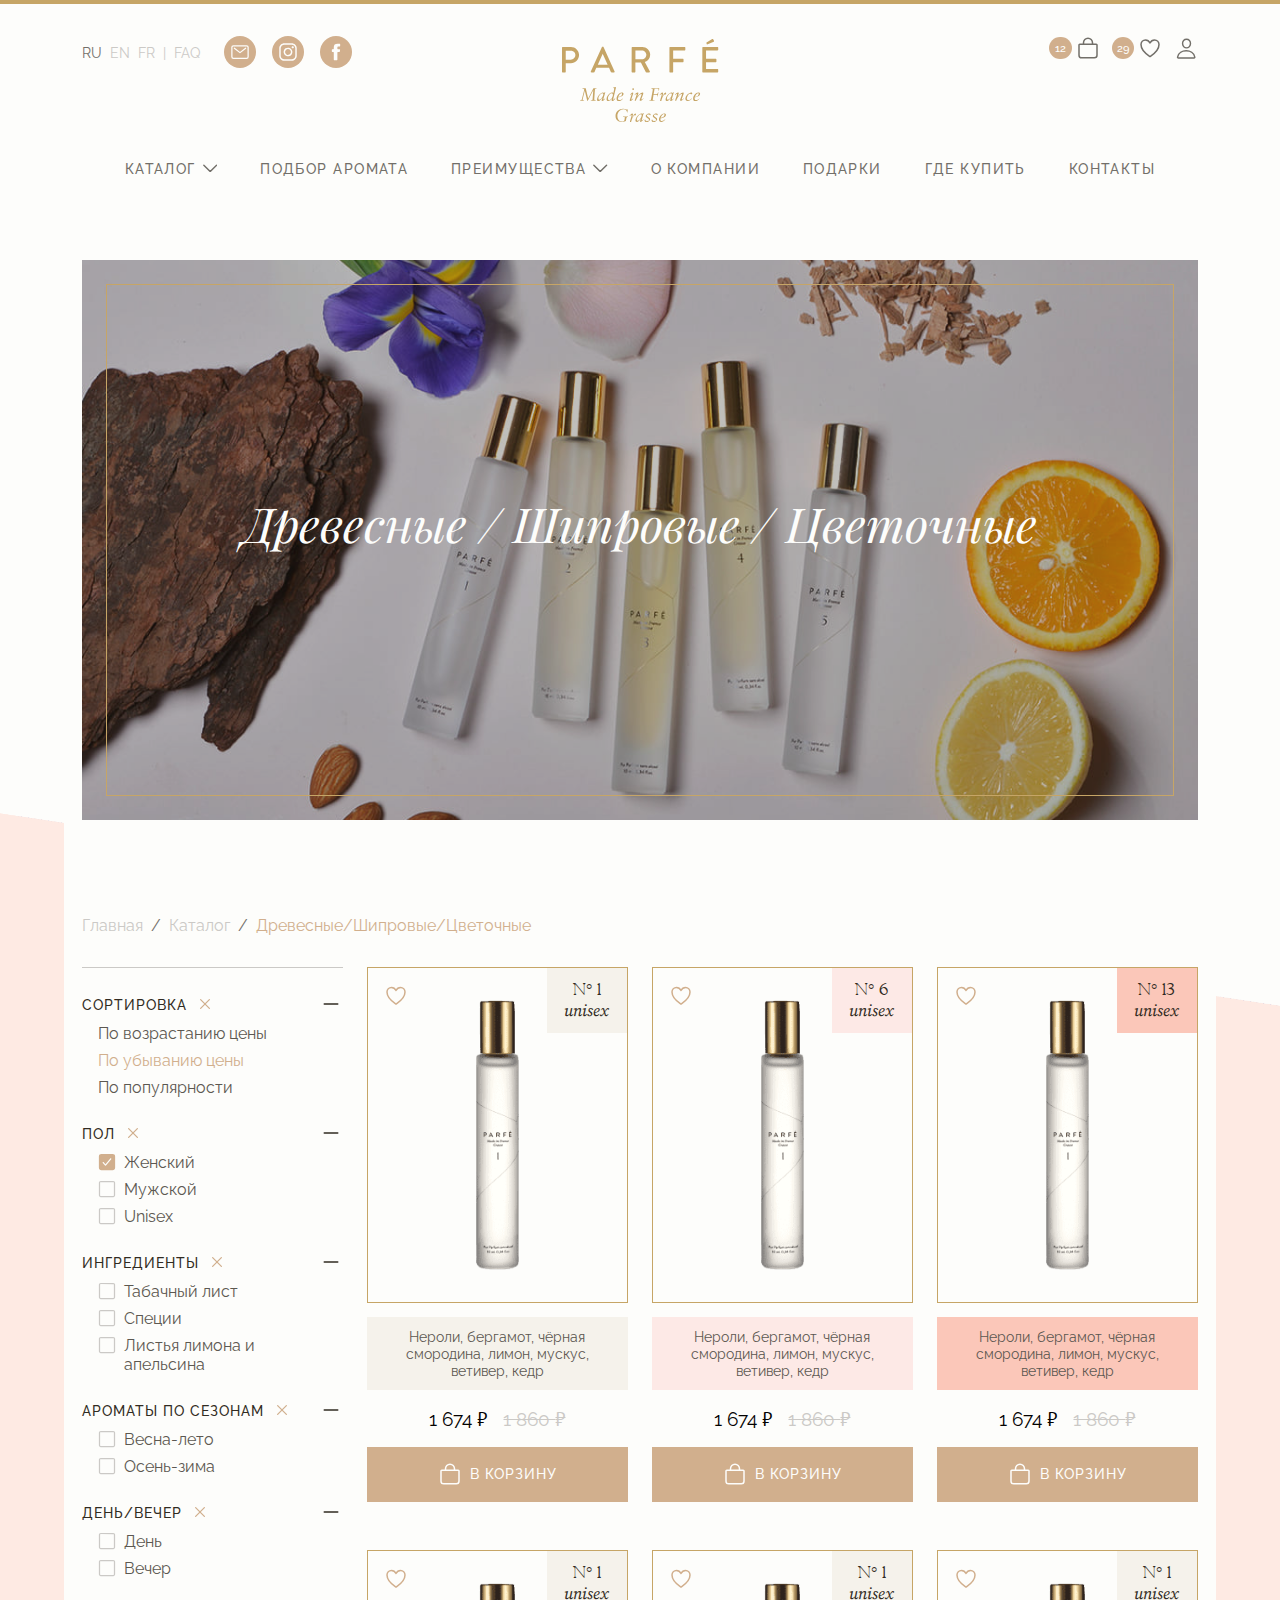
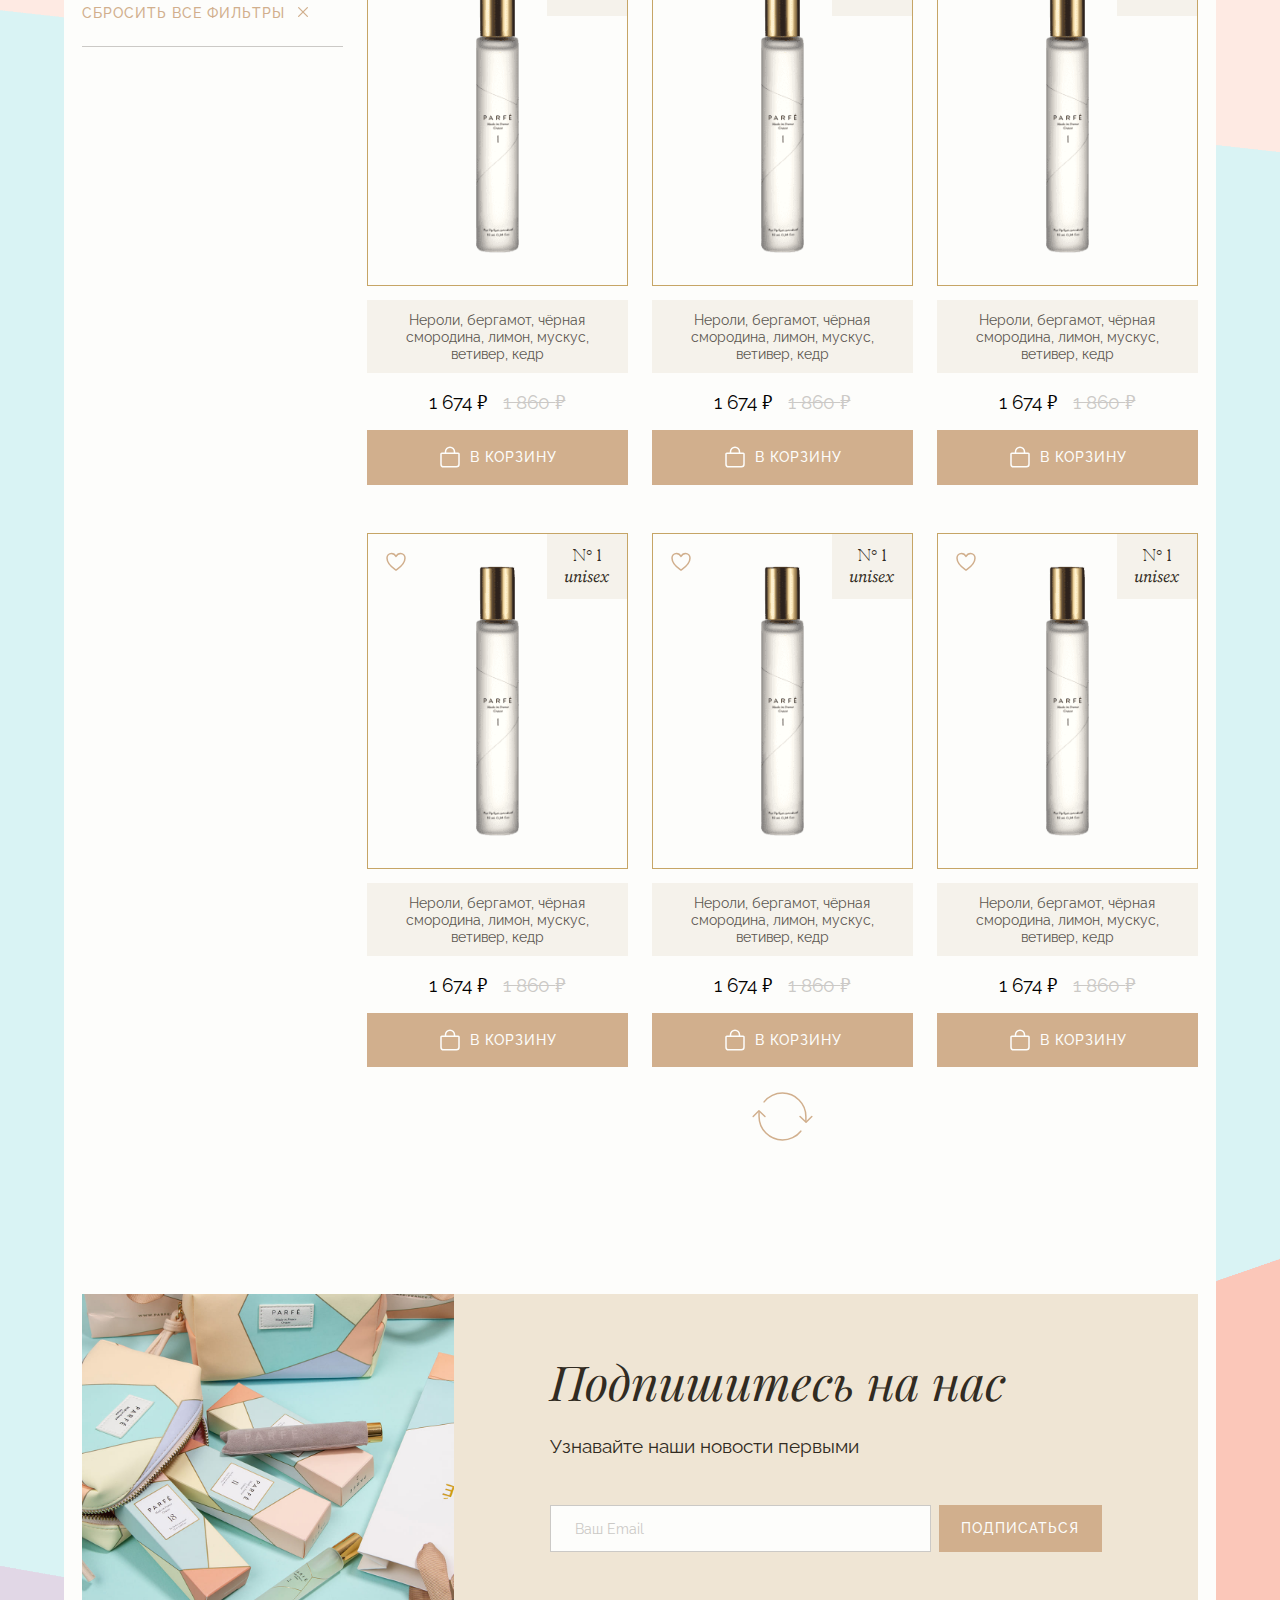
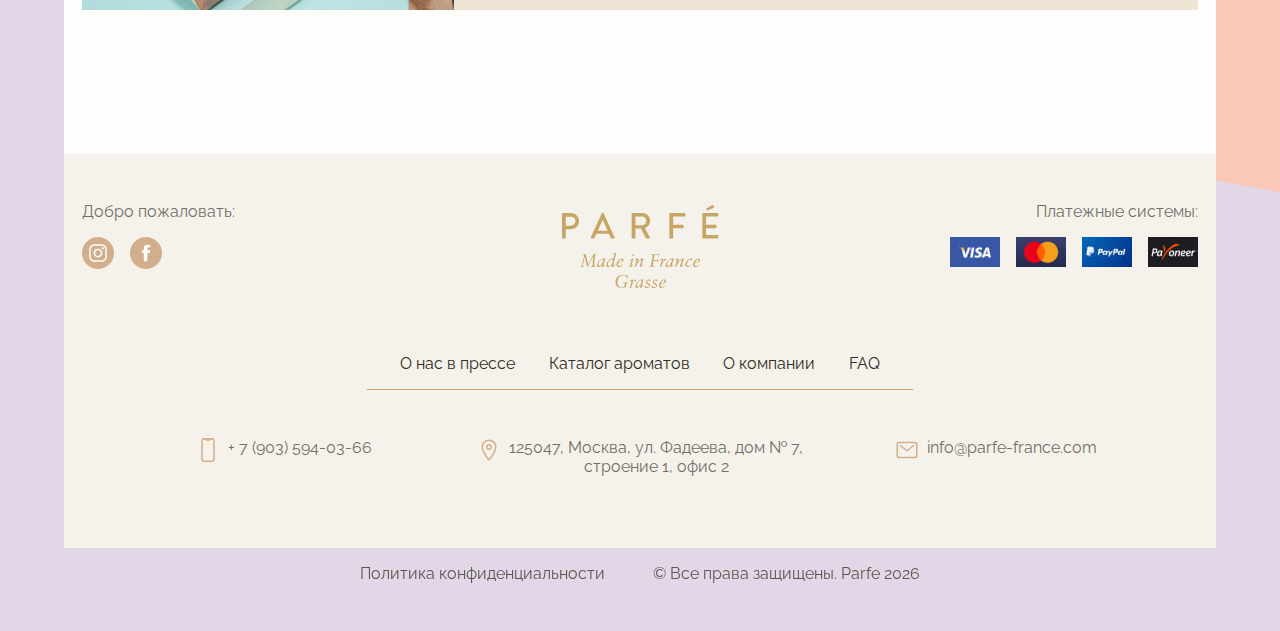
<file: categorie.html>
<!DOCTYPE html>
<html lang="ru">
<head>
	<meta charset="UTF-8">
	<meta name="viewport" content="width=device-width, initial-scale=1.0">
	<meta http-equiv="X-UA-Compatible" content="ie=edge">
	<title>Категории</title>
	<link rel="shortcut icon" href="" type="image/png">
	<link rel="stylesheet" href="css/bootstrap.min.css" />
	<link rel="stylesheet" href="https://unpkg.com/swiper/swiper-bundle.min.css" />
	<link rel="stylesheet" href="css/img-previewer.css" />
	<link rel="stylesheet" href="css/common.css" />
	<link rel="stylesheet" href="css/style.css" />
	<link rel="stylesheet" href="fonts/fonts.css"/>
	<link href="https://fonts.googleapis.com/css2?family=PT+Sans&family=Comfortaa:wght@300;400&family=Source+Serif+Pro:ital@1&display=swap" rel="stylesheet">
</head>
<body>
	<header>
		<div class="container position-relative">
			<div class="header-grid">
				<div class="h-grid-1">
					<div class="d-flex align-items-center">
						<div class="d-flex f_09 text-uppercase lightengray">
							<a href="" class="simple-link active me-2">ru</a>
							<a href="" class="simple-link me-2">en</a>
							<a href="" class="simple-link me-2">fr</a>
							<span class="me-2">|</span>
							<a href="" class="simple-link">faq</a>
						</div>
						<div class="d-none d-md-flex ms-4">
							<a href="mailto:" class="round-icon me-3">
								<img src="img/icons/e-mail.svg" alt="">
							</a>
							<a href="#" class="round-icon me-3">
								<img src="img/icons/inst.svg" alt="">
							</a>
							<a href="#" class="round-icon me-3">
								<img src="img/icons/fb.svg" alt="">
							</a>
						</div>
					</div>
				</div>
				<div class="h-grid-2">
					<a href="index.html">
						<img src="img/logo.svg" alt="" class="logo-img d-block mx-auto">
					</a>
				</div>
				<div class="h-grid-3">
					<div class="d-flex align-items-center justify-content-end">
						<a href="shopping-cart.html" class="head-btn-svg">
							<div class="count me-xl-1">12</div>
							<svg viewBox="0 0 24 24" fill="none" xmlns="http://www.w3.org/2000/svg">
								<path fill-rule="evenodd" clip-rule="evenodd" d="M3.75 8.25C3.55109 8.25 3.36032 8.32902 3.21967 8.46967C3.07902 8.61032 3 8.80109 3 9V19.125C3 20.5425 4.2075 21.75 5.625 21.75H18.375C19.7925 21.75 21 20.6011 21 19.1836V9C21 8.80109 20.921 8.61032 20.7803 8.46967C20.6397 8.32902 20.4489 8.25 20.25 8.25H3.75Z" stroke-width="1.5" stroke-linecap="round" stroke-linejoin="round"/>
								<path d="M7.5 8.25V6.75C7.5 5.55653 7.97411 4.41193 8.81802 3.56802C9.66193 2.72411 10.8065 2.25 12 2.25V2.25C13.1935 2.25 14.3381 2.72411 15.182 3.56802C16.0259 4.41193 16.5 5.55653 16.5 6.75V8.25" stroke-width="1.5" stroke-linecap="round" stroke-linejoin="round"/>
							</svg>								
						</a>
						<a href="#" class="ml-12 head-btn-svg">
							<div class="count me-xl-1">29</div>
							<svg width="24" height="24" viewBox="0 0 24 24" fill="none" xmlns="http://www.w3.org/2000/svg">
								<path d="M16.5437 4C13.5006 4 12.0006 7 12.0006 7C12.0006 7 10.5006 4 7.45748 4C4.98435 4 3.02591 6.06906 3.0006 8.53797C2.94904 13.6628 7.06607 17.3073 11.5787 20.3702C11.7031 20.4548 11.8501 20.5001 12.0006 20.5001C12.1511 20.5001 12.2981 20.4548 12.4225 20.3702C16.9347 17.3073 21.0517 13.6628 21.0006 8.53797C20.9753 6.06906 19.0169 4 16.5437 4Z" stroke-width="1.5" stroke-linecap="round" stroke-linejoin="round"/>
							</svg>						
						</a>
						<a data-bs-toggle="modal" href="#modal-entrance" class="ml-12 head-btn-svg">
							<svg width="24" height="24" viewBox="0 0 24 24" fill="none" xmlns="http://www.w3.org/2000/svg">
								<path d="M16.4795 7.60156C16.3034 9.97658 14.5029 11.9141 12.5263 11.9141C10.5498 11.9141 8.74617 9.97703 8.57322 7.60156C8.39353 5.13086 10.1455 3.28906 12.5263 3.28906C14.9072 3.28906 16.6592 5.17578 16.4795 7.60156Z" stroke-width="1.42" stroke-linecap="round" stroke-linejoin="round"/>
								<path d="M12.1857 14.7891C8.27745 14.7891 4.31085 16.9453 3.57683 21.0152C3.48833 21.5058 3.76595 21.9766 4.27941 21.9766H20.0919C20.6058 21.9766 20.8834 21.5058 20.7949 21.0152C20.0605 16.9453 16.0939 14.7891 12.1857 14.7891Z" stroke-width="1.42" stroke-miterlimit="10"/>
							</svg>								
						</a>
					</div>
				</div>
				<div class="h-grid-4">
					<nav>
						<ul>
							<li>
								<a href="catalog.html" class="main-menu" data-target="submenu-catalog">
									каталог
									<svg width="14" height="8" viewBox="0 0 14 8" xmlns="http://www.w3.org/2000/svg">
										<path d="M0.8125 0.989502L7 7.177L13.1875 0.989502"/>
									</svg>
								</a>
							</li>
							<li><a href="quiz.html" class="main-menu">Подбор аромата</a></li>
							<li>
								<a href="benefits.html" class="main-menu" data-target="submenu-advantages">
									преимущества
									<svg width="14" height="8" viewBox="0 0 14 8" xmlns="http://www.w3.org/2000/svg">
										<path d="M0.8125 0.989502L7 7.177L13.1875 0.989502"/>
									</svg>
								</a>
							</li>
							<li class="floating"><a href="about.html" class="main-menu">о компании</a></li>
							<li class="floating"><a href="" class="main-menu">подарки</a></li>
							<li><a href="shops.html" class="main-menu">Где купить</a></li>
							<li><a href="" class="main-menu">контакты</a></li>
						</ul>
					</nav>
				</div>
				<div class="h-grid-5">
					<a href="index.html">
						<img src="img/logo-mini.svg" alt="Parfe">
					</a>
				</div>
				<div class="h-grid-6">
					<div class="dropdown d-none d-lg-block">
						<button class="gamburger dropdown-toggle" type="button" id="dropdownMenuButton" data-bs-toggle="dropdown" aria-expanded="false">
							<!-- <img src="img/icons/gamburger.svg" alt="Меню"> -->
							<svg viewBox="0 0 32 32" xmlns="http://www.w3.org/2000/svg">
								<path d="M5 10H27"/>
								<path d="M5.33334 16L24 16"/>
								<path d="M5 22H27"/>
							</svg>
						</button>
						<nav class="dropdown-menu" aria-labelledby="dropdownMenuButton">
							<ul>
								<li><a href="about.html">о компании</a></li>
								<li><a href="">подарки</a></li>
							</ul>
						</nav>
					</div>
					<button type="button" class="gamburger d-block d-lg-none" id="btn-menu" data-bs-toggle="offcanvas" data-bs-target="#mobile-menu">
						<svg viewBox="0 0 32 32" xmlns="http://www.w3.org/2000/svg">
							<path d="M5 10H27"/>
							<path d="M5.33334 16L24 16"/>
							<path d="M5 22H27"/>
						</svg>
					</button>
				</div>
			</div>

			<div class="submenu" id="submenu-catalog" onmouseleave="closeSubmenu(this.id)">
				<div class="row row-cols-3 gx-3">
					<div class="type-1">
						<div class="title color-1-5 ribbon mb-3"><a href="categorie.html">Древесные / Шипровые / Цветочные</a></div>
						<div class="row row-cols-3 row-cols-lg-4 justify-content-center gx-3 gy-3 px-xxl-4">
							<div>
								<a href="product.html" class="item">
									<div class="felix">N° 1</div>
									<div class="source itlc">unisex</div>
								</a>
							</div>
							<div>
								<a href="product.html" class="item">
									<div class="felix">N° 2</div>
									<div class="source itlc">woman</div>
								</a>
							</div>
							<div>
								<a href="product.html" class="item">
									<div class="felix">N° 3</div>
									<div class="source itlc">unisex</div>
								</a>
							</div>
							<div>
								<a href="product.html" class="item">
									<div class="felix">N° 4</div>
									<div class="source itlc">unisex</div>
								</a>
							</div>
							<div>
								<a href="product.html" class="item">
									<div class="felix">N° 5</div>
									<div class="source itlc">woman</div>
								</a>
							</div>
						</div>
					</div>
					<div class="type-2">
						<div class="title color-6-12 mb-3"><a href="categorie.html">Цветочные / Фруктовые</a></div>
						<div class="row row-cols-3 row-cols-lg-4 justify-content-center gx-3 gy-3 px-xxl-4">
							<div>
								<a href="product.html" class="item">
									<div class="felix">N° 6</div>
									<div class="source itlc">woman</div>
								</a>
							</div>
							<div>
								<a href="product.html" class="item">
									<div class="felix">N° 7</div>
									<div class="source itlc">woman</div>
								</a>
							</div>
							<div>
								<a href="product.html" class="item">
									<div class="felix">N° 8</div>
									<div class="source itlc">woman</div>
								</a>
							</div>
							<div>
								<a href="product.html" class="item">
									<div class="felix">N° 9</div>
									<div class="source itlc">woman</div>
								</a>
							</div>
							<div>
								<a href="product.html" class="item">
									<div class="felix">N° 10</div>
									<div class="source itlc">woman</div>
								</a>
							</div>
							<div>
								<a href="product.html" class="item">
									<div class="felix">N° 11</div>
									<div class="source itlc">unisex</div>
								</a>
							</div>
							<div>
								<a href="product.html" class="item">
									<div class="felix">N° 12</div>
									<div class="source itlc">woman</div>
								</a>
							</div>
							<div>
								<a href="product.html" class="item">
									<div class="felix">N° 21</div>
									<div class="source itlc">woman</div>
								</a>
							</div>
						</div>
					</div>
					<div class="type-3">
						<div class="title color-13-20 ribbon mb-3"><a href="categorie.html">Пряные / Ванильные / Восточные</a></div>
						<div class="row row-cols-3 row-cols-lg-4 justify-content-center gx-3 gy-3 px-xxl-4">
							<div>
								<a href="product.html" class="item">
									<div class="felix">N° 13</div>
									<div class="source itlc">woman</div>
								</a>
							</div>
							<div>
								<a href="product.html" class="item">
									<div class="felix">N° 15</div>
									<div class="source itlc">woman</div>
								</a>
							</div>
							<div>
								<a href="product.html" class="item">
									<div class="felix">N° 20</div>
									<div class="source itlc">woman</div>
								</a>
							</div>
						</div>
					</div>
				</div>
			</div>
			<div class="submenu" id="submenu-advantages" onmouseleave="closeSubmenu(this.id)">
				<div class="row row-cols-6 gx-3 gx-xl-4">
					<div>
						<figure>
							<img src="img/icons/plus1.svg" alt="Абсолютная стойкость на каждый день">
							<figcaption><a href="">Абсолютная стойкость на каждый день</a></figcaption>
						</figure>
					</div>
					<div>
						<figure>
							<img src="img/icons/plus2.svg" alt="Компактный и практичный формат">
							<figcaption><a href="">Компактный и практичный формат</a></figcaption>
						</figure>
					</div>
					<div>
						<figure>
							<img src="img/icons/plus3.svg" alt="Натуральные ингредиенты — природные афродизиаки">
							<figcaption><a href="">Натуральные ингредиенты — природные афродизиаки</a></figcaption>
						</figure>
					</div>
					<div>
						<figure>
							<img src="img/icons/plus4.svg" alt="Не содержит спирта, только “сердце парфюма”">
							<figcaption><a href="">Не содержит спирта, только “сердце парфюма”</a></figcaption>
						</figure>
					</div>
					<div>
						<figure>
							<img src="img/icons/plus5.svg" alt="Богатая палитра ароматов">
							<figcaption><a href="">Богатая палитра ароматов</a></figcaption>
						</figure>
					</div>
					<div>
						<figure>
							<img src="img/icons/plus6.svg" alt="Не испытывается на животных">
							<figcaption><a href="">Не испытывается на животных</a></figcaption>
						</figure>
					</div>
				</div>
			</div>
		</div>
	</header>

	<main>
		<section id="sec-10" class="mb-6">
			<div class="container">
				<div class="categorie-cover">
					<img src="img/img5.jpg" alt="">
					<div class="text">
						<h2 class="white">Древесные / Шипровые / Цветочные</h2>
					</div>
				</div>
			</div>
		</section>

		<section id="sec-12" class="mb-6">
			<div class="container">
				<nav aria-label="breadcrumb">
					<ol class="breadcrumb">
						<li class="breadcrumb-item"><a href="index.html">Главная</a></li>
						<li class="breadcrumb-item"><a href="catalog.html">Каталог</a></li>
						<li class="breadcrumb-item"><a href="categorie.html">Древесные/Шипровые/Цветочные</a></li>
					</ol>
				</nav>
				<div class="row">
					<div class="col-md-4 col-lg-3 mb-4 mb-md-0">
						<button id="btn-filter-toggle" class="d-flex d-md-none mb-4 text-uppercase ls-1 fw_5" data-state="closed" onclick="filterToggle(this)"><span class="f_15">Фильтр</span></button>
						<form class="filter">
							<fieldset>
								<div class="head">
									<div class="d-flex align-items-center">
										<legend>Сортировка</legend>
										<button class="btn-clear ms-2">
											<svg viewBox="0 0 20 20" fill="none" xmlns="http://www.w3.org/2000/svg">
												<path d="M14.375 14.375L5.625 5.625"/>
												<path d="M14.375 5.625L5.625 14.375"/>
											</svg>
										</button>
									</div>
									<button type="button" class="btn-toggle" data-bs-toggle="collapse" data-bs-target="#collapse-sort" aria-expanded="true"></button>
								</div>
								<div class="options collapse show" id="collapse-sort">
									<div class="radio mb-2">
										<input type="radio" name="sort" value="По возрастанию цены">
										<label>По возрастанию цены</label>
									</div>
									<div class="radio mb-2">
										<input type="radio" name="sort" value="По убыванию цены" checked>
										<label>По убыванию цены</label>
									</div>
									<div class="radio mb-2">
										<input type="radio" name="sort" value="По популярности">
										<label>По популярности</label>
									</div>
								</div>
							</fieldset>
							<fieldset>
								<div class="head">
									<div class="d-flex align-items-center">
										<legend>Пол</legend>
										<button class="btn-clear ms-2">
											<svg viewBox="0 0 20 20" fill="none" xmlns="http://www.w3.org/2000/svg">
												<path d="M14.375 14.375L5.625 5.625"/>
												<path d="M14.375 5.625L5.625 14.375"/>
											</svg>
										</button>
									</div>
									<button type="button" class="btn-toggle" data-bs-toggle="collapse" data-bs-target="#collapse-gender" aria-expanded="true"></button>
								</div>
								<div class="options collapse show" id="collapse-gender">
									<div class="checkbox mb-2">
										<input type="checkbox" name="gender" value="Женский" checked>
										<label>Женский</label>
									</div>
									<div class="checkbox mb-2">
										<input type="checkbox" name="gender" value="Мужской">
										<label>Мужской</label>
									</div>
									<div class="checkbox mb-2">
										<input type="checkbox" name="gender" value="Unisex">
										<label>Unisex</label>
									</div>
								</div>
							</fieldset>
							<fieldset>
								<div class="head">
									<div class="d-flex align-items-center">
										<legend>ингредиенты</legend>
										<button class="btn-clear ms-2">
											<svg viewBox="0 0 20 20" fill="none" xmlns="http://www.w3.org/2000/svg">
												<path d="M14.375 14.375L5.625 5.625"/>
												<path d="M14.375 5.625L5.625 14.375"/>
											</svg>
										</button>
									</div>
									<button type="button" class="btn-toggle" data-bs-toggle="collapse" data-bs-target="#collapse-notes" aria-expanded="true"></button>
								</div>
								<div class="options collapse show" id="collapse-notes">
									<div class="checkbox mb-2">
										<input type="checkbox" name="notes">
										<label>Табачный лист</label>
									</div>
									<div class="checkbox mb-2">
										<input type="checkbox" name="notes">
										<label>Специи</label>
									</div>
									<div class="checkbox mb-2">
										<input type="checkbox" name="notes">
										<label>Листья лимона и апельсина</label>
									</div>
								</div>
							</fieldset>
							<fieldset>
								<div class="head">
									<div class="d-flex align-items-center">
										<legend>ароматы по сезонам</legend>
										<button class="btn-clear ms-2">
											<svg viewBox="0 0 20 20" fill="none" xmlns="http://www.w3.org/2000/svg">
												<path d="M14.375 14.375L5.625 5.625"/>
												<path d="M14.375 5.625L5.625 14.375"/>
											</svg>
										</button>
									</div>
									<button type="button" class="btn-toggle" data-bs-toggle="collapse" data-bs-target="#collapse-season" aria-expanded="true"></button>
								</div>
								<div class="options collapse show" id="collapse-season">
									<div class="checkbox mb-2">
										<input type="checkbox" name="season">
										<label>Весна-лето</label>
									</div>
									<div class="checkbox mb-2">
										<input type="checkbox" name="season">
										<label>Осень-зима</label>
									</div>
								</div>
							</fieldset>
							<fieldset>
								<div class="head">
									<div class="d-flex align-items-center">
										<legend>День/вечер</legend>
										<button class="btn-clear ms-2">
											<svg viewBox="0 0 20 20" fill="none" xmlns="http://www.w3.org/2000/svg">
												<path d="M14.375 14.375L5.625 5.625"/>
												<path d="M14.375 5.625L5.625 14.375"/>
											</svg>
										</button>
									</div>
									<button type="button" class="btn-toggle" data-bs-toggle="collapse" data-bs-target="#collapse-day" aria-expanded="true"></button>
								</div>
								<div class="options collapse show" id="collapse-day">
									<div class="checkbox mb-2">
										<input type="checkbox" name="day">
										<label>День</label>
									</div>
									<div class="checkbox mb-2">
										<input type="checkbox" name="day">
										<label>Вечер</label>
									</div>
								</div>
							</fieldset>
							<button type="button" class="btn-clear-all d-flex align-items-center">
								сбросить все фильтры
								<svg class="ms-2" viewBox="0 0 20 20" fill="none" xmlns="http://www.w3.org/2000/svg">
									<path d="M14.375 14.375L5.625 5.625"/>
									<path d="M14.375 5.625L5.625 14.375"/>
								</svg>
							</button>
						</form>
					</div>
					<div class="col-md-8 col-lg-9">
						<div class="row row-cols-2 row-cols-lg-3 gx-4 gy-5">
							<div>
								<div class="item item-full">
									<div class="box">
										<img src="img/parfume/1.png" alt="">
										<div class="sticker color-1-5">
											<div class="felix">N° 1</div>
											<div class="source itlc">unisex</div>
										</div>
										<button type="button" onclick="fav(this)" class="btn_icon fav-btn" data-fav="false">
											<svg viewBox="0 0 20 19" fill="none" xmlns="http://www.w3.org/2000/svg">
												<path d="M14.5437 1C11.5006 1 10.0006 4 10.0006 4C10.0006 4 8.5006 1 5.45748 1C2.98435 1 1.02591 3.06906 1.0006 5.53797C0.949039 10.6628 5.06607 14.3073 9.57873 17.3702C9.70314 17.4548 9.85013 17.5001 10.0006 17.5001C10.1511 17.5001 10.2981 17.4548 10.4225 17.3702C14.9347 14.3073 19.0517 10.6628 19.0006 5.53797C18.9753 3.06906 17.0169 1 14.5437 1Z" />
											</svg>
										</button>
									</div>
									<div class="text color-1-5">
										<p>Нероли, бергамот, чёрная смородина, лимон, мускус, ветивер, кедр</p>
									</div>
									<div class="d-flex justify-content-center mt-3 f_12">
										<div class="black">1 674 <span class="pt">₽</span></div>
										<div class="old-price ms-2 ms-sm-3">1 860 <span class="pt">₽</span></div>
									</div>
									<button type="button" onclick="this.blur();" class="btn_main btn_1 mt-3 w-100">
										<img src="img/icons/shopping-cart-2.svg" class="me-1 me-sm-2">
										В корзину
									</button>
								</div>
							</div>
							<div>
								<div class="item item-full">
									<div class="box">
										<img src="img/parfume/1.png" alt="">
										<div class="sticker color-6-12">
											<div class="felix">N° 6</div>
											<div class="source itlc">unisex</div>
										</div>
										<button type="button" onclick="fav(this)" class="btn_icon fav-btn" data-fav="false">
											<svg viewBox="0 0 20 19" fill="none" xmlns="http://www.w3.org/2000/svg">
												<path d="M14.5437 1C11.5006 1 10.0006 4 10.0006 4C10.0006 4 8.5006 1 5.45748 1C2.98435 1 1.02591 3.06906 1.0006 5.53797C0.949039 10.6628 5.06607 14.3073 9.57873 17.3702C9.70314 17.4548 9.85013 17.5001 10.0006 17.5001C10.1511 17.5001 10.2981 17.4548 10.4225 17.3702C14.9347 14.3073 19.0517 10.6628 19.0006 5.53797C18.9753 3.06906 17.0169 1 14.5437 1Z" />
											</svg>
										</button>
									</div>
									<div class="text color-6-12">
										<p>Нероли, бергамот, чёрная смородина, лимон, мускус, ветивер, кедр</p>
									</div>
									<div class="d-flex justify-content-center mt-3 f_12">
										<div class="black">1 674 <span class="pt">₽</span></div>
										<div class="old-price ms-2 ms-sm-3">1 860 <span class="pt">₽</span></div>
									</div>
									<button type="button" onclick="this.blur();" class="btn_main btn_1 mt-3 w-100">
										<img src="img/icons/shopping-cart-2.svg" class="me-1 me-sm-2">
										В корзину
									</button>
								</div>
							</div>
							<div>
								<div class="item item-full">
									<div class="box">
										<img src="img/parfume/1.png" alt="">
										<div class="sticker color-13-20">
											<div class="felix">N° 13</div>
											<div class="source itlc">unisex</div>
										</div>
										<button type="button" onclick="fav(this)" class="btn_icon fav-btn" data-fav="false">
											<svg viewBox="0 0 20 19" fill="none" xmlns="http://www.w3.org/2000/svg">
												<path d="M14.5437 1C11.5006 1 10.0006 4 10.0006 4C10.0006 4 8.5006 1 5.45748 1C2.98435 1 1.02591 3.06906 1.0006 5.53797C0.949039 10.6628 5.06607 14.3073 9.57873 17.3702C9.70314 17.4548 9.85013 17.5001 10.0006 17.5001C10.1511 17.5001 10.2981 17.4548 10.4225 17.3702C14.9347 14.3073 19.0517 10.6628 19.0006 5.53797C18.9753 3.06906 17.0169 1 14.5437 1Z" />
											</svg>
										</button>
									</div>
									<div class="text color-13-20">
										<p>Нероли, бергамот, чёрная смородина, лимон, мускус, ветивер, кедр</p>
									</div>
									<div class="d-flex justify-content-center mt-3 f_12">
										<div class="black">1 674 <span class="pt">₽</span></div>
										<div class="old-price ms-2 ms-sm-3">1 860 <span class="pt">₽</span></div>
									</div>
									<button type="button" onclick="this.blur();" class="btn_main btn_1 mt-3 w-100">
										<img src="img/icons/shopping-cart-2.svg" class="me-1 me-sm-2">
										В корзину
									</button>
								</div>
							</div>
							<div>
								<div class="item item-full">
									<div class="box">
										<img src="img/parfume/1.png" alt="">
										<div class="sticker color-1-5">
											<div class="felix">N° 1</div>
											<div class="source itlc">unisex</div>
										</div>
										<button type="button" onclick="fav(this)" class="btn_icon fav-btn" data-fav="false">
											<svg viewBox="0 0 20 19" fill="none" xmlns="http://www.w3.org/2000/svg">
												<path d="M14.5437 1C11.5006 1 10.0006 4 10.0006 4C10.0006 4 8.5006 1 5.45748 1C2.98435 1 1.02591 3.06906 1.0006 5.53797C0.949039 10.6628 5.06607 14.3073 9.57873 17.3702C9.70314 17.4548 9.85013 17.5001 10.0006 17.5001C10.1511 17.5001 10.2981 17.4548 10.4225 17.3702C14.9347 14.3073 19.0517 10.6628 19.0006 5.53797C18.9753 3.06906 17.0169 1 14.5437 1Z" />
											</svg>
										</button>
									</div>
									<div class="text color-1-5">
										<p>Нероли, бергамот, чёрная смородина, лимон, мускус, ветивер, кедр</p>
									</div>
									<div class="d-flex justify-content-center mt-3 f_12">
										<div class="black">1 674 <span class="pt">₽</span></div>
										<div class="old-price ms-2 ms-sm-3">1 860 <span class="pt">₽</span></div>
									</div>
									<button type="button" onclick="this.blur();" class="btn_main btn_1 mt-3 w-100">
										<img src="img/icons/shopping-cart-2.svg" class="me-1 me-sm-2">
										В корзину
									</button>
								</div>
							</div>
							<div>
								<div class="item item-full">
									<div class="box">
										<img src="img/parfume/1.png" alt="">
										<div class="sticker color-1-5">
											<div class="felix">N° 1</div>
											<div class="source itlc">unisex</div>
										</div>
										<button type="button" onclick="fav(this)" class="btn_icon fav-btn" data-fav="false">
											<svg viewBox="0 0 20 19" fill="none" xmlns="http://www.w3.org/2000/svg">
												<path d="M14.5437 1C11.5006 1 10.0006 4 10.0006 4C10.0006 4 8.5006 1 5.45748 1C2.98435 1 1.02591 3.06906 1.0006 5.53797C0.949039 10.6628 5.06607 14.3073 9.57873 17.3702C9.70314 17.4548 9.85013 17.5001 10.0006 17.5001C10.1511 17.5001 10.2981 17.4548 10.4225 17.3702C14.9347 14.3073 19.0517 10.6628 19.0006 5.53797C18.9753 3.06906 17.0169 1 14.5437 1Z" />
											</svg>
										</button>
									</div>
									<div class="text color-1-5">
										<p>Нероли, бергамот, чёрная смородина, лимон, мускус, ветивер, кедр</p>
									</div>
									<div class="d-flex justify-content-center mt-3 f_12">
										<div class="black">1 674 <span class="pt">₽</span></div>
										<div class="old-price ms-2 ms-sm-3">1 860 <span class="pt">₽</span></div>
									</div>
									<button type="button" onclick="this.blur();" class="btn_main btn_1 mt-3 w-100">
										<img src="img/icons/shopping-cart-2.svg" class="me-1 me-sm-2">
										В корзину
									</button>
								</div>
							</div>
							<div>
								<div class="item item-full">
									<div class="box">
										<img src="img/parfume/1.png" alt="">
										<div class="sticker color-1-5">
											<div class="felix">N° 1</div>
											<div class="source itlc">unisex</div>
										</div>
										<button type="button" onclick="fav(this)" class="btn_icon fav-btn" data-fav="false">
											<svg viewBox="0 0 20 19" fill="none" xmlns="http://www.w3.org/2000/svg">
												<path d="M14.5437 1C11.5006 1 10.0006 4 10.0006 4C10.0006 4 8.5006 1 5.45748 1C2.98435 1 1.02591 3.06906 1.0006 5.53797C0.949039 10.6628 5.06607 14.3073 9.57873 17.3702C9.70314 17.4548 9.85013 17.5001 10.0006 17.5001C10.1511 17.5001 10.2981 17.4548 10.4225 17.3702C14.9347 14.3073 19.0517 10.6628 19.0006 5.53797C18.9753 3.06906 17.0169 1 14.5437 1Z" />
											</svg>
										</button>
									</div>
									<div class="text color-1-5">
										<p>Нероли, бергамот, чёрная смородина, лимон, мускус, ветивер, кедр</p>
									</div>
									<div class="d-flex justify-content-center mt-3 f_12">
										<div class="black">1 674 <span class="pt">₽</span></div>
										<div class="old-price ms-2 ms-sm-3">1 860 <span class="pt">₽</span></div>
									</div>
									<button type="button" onclick="this.blur();" class="btn_main btn_1 mt-3 w-100">
										<img src="img/icons/shopping-cart-2.svg" class="me-1 me-sm-2">
										В корзину
									</button>
								</div>
							</div>
							<div>
								<div class="item item-full">
									<div class="box">
										<img src="img/parfume/1.png" alt="">
										<div class="sticker color-1-5">
											<div class="felix">N° 1</div>
											<div class="source itlc">unisex</div>
										</div>
										<button type="button" onclick="fav(this)" class="btn_icon fav-btn" data-fav="false">
											<svg viewBox="0 0 20 19" fill="none" xmlns="http://www.w3.org/2000/svg">
												<path d="M14.5437 1C11.5006 1 10.0006 4 10.0006 4C10.0006 4 8.5006 1 5.45748 1C2.98435 1 1.02591 3.06906 1.0006 5.53797C0.949039 10.6628 5.06607 14.3073 9.57873 17.3702C9.70314 17.4548 9.85013 17.5001 10.0006 17.5001C10.1511 17.5001 10.2981 17.4548 10.4225 17.3702C14.9347 14.3073 19.0517 10.6628 19.0006 5.53797C18.9753 3.06906 17.0169 1 14.5437 1Z" />
											</svg>
										</button>
									</div>
									<div class="text color-1-5">
										<p>Нероли, бергамот, чёрная смородина, лимон, мускус, ветивер, кедр</p>
									</div>
									<div class="d-flex justify-content-center mt-3 f_12">
										<div class="black">1 674 <span class="pt">₽</span></div>
										<div class="old-price ms-2 ms-sm-3">1 860 <span class="pt">₽</span></div>
									</div>
									<button type="button" onclick="this.blur();" class="btn_main btn_1 mt-3 w-100">
										<img src="img/icons/shopping-cart-2.svg" class="me-1 me-sm-2">
										В корзину
									</button>
								</div>
							</div>
							<div>
								<div class="item item-full">
									<div class="box">
										<img src="img/parfume/1.png" alt="">
										<div class="sticker color-1-5">
											<div class="felix">N° 1</div>
											<div class="source itlc">unisex</div>
										</div>
										<button type="button" onclick="fav(this)" class="btn_icon fav-btn" data-fav="false">
											<svg viewBox="0 0 20 19" fill="none" xmlns="http://www.w3.org/2000/svg">
												<path d="M14.5437 1C11.5006 1 10.0006 4 10.0006 4C10.0006 4 8.5006 1 5.45748 1C2.98435 1 1.02591 3.06906 1.0006 5.53797C0.949039 10.6628 5.06607 14.3073 9.57873 17.3702C9.70314 17.4548 9.85013 17.5001 10.0006 17.5001C10.1511 17.5001 10.2981 17.4548 10.4225 17.3702C14.9347 14.3073 19.0517 10.6628 19.0006 5.53797C18.9753 3.06906 17.0169 1 14.5437 1Z" />
											</svg>
										</button>
									</div>
									<div class="text color-1-5">
										<p>Нероли, бергамот, чёрная смородина, лимон, мускус, ветивер, кедр</p>
									</div>
									<div class="d-flex justify-content-center mt-3 f_12">
										<div class="black">1 674 <span class="pt">₽</span></div>
										<div class="old-price ms-2 ms-sm-3">1 860 <span class="pt">₽</span></div>
									</div>
									<button type="button" onclick="this.blur();" class="btn_main btn_1 mt-3 w-100">
										<img src="img/icons/shopping-cart-2.svg" class="me-1 me-sm-2">
										В корзину
									</button>
								</div>
							</div>
							<div>
								<div class="item item-full">
									<div class="box">
										<img src="img/parfume/1.png" alt="">
										<div class="sticker color-1-5">
											<div class="felix">N° 1</div>
											<div class="source itlc">unisex</div>
										</div>
										<button type="button" onclick="fav(this)" class="btn_icon fav-btn" data-fav="false">
											<svg viewBox="0 0 20 19" fill="none" xmlns="http://www.w3.org/2000/svg">
												<path d="M14.5437 1C11.5006 1 10.0006 4 10.0006 4C10.0006 4 8.5006 1 5.45748 1C2.98435 1 1.02591 3.06906 1.0006 5.53797C0.949039 10.6628 5.06607 14.3073 9.57873 17.3702C9.70314 17.4548 9.85013 17.5001 10.0006 17.5001C10.1511 17.5001 10.2981 17.4548 10.4225 17.3702C14.9347 14.3073 19.0517 10.6628 19.0006 5.53797C18.9753 3.06906 17.0169 1 14.5437 1Z" />
											</svg>
										</button>
									</div>
									<div class="text color-1-5">
										<p>Нероли, бергамот, чёрная смородина, лимон, мускус, ветивер, кедр</p>
									</div>
									<div class="d-flex justify-content-center mt-3 f_12">
										<div class="black">1 674 <span class="pt">₽</span></div>
										<div class="old-price ms-2 ms-sm-3">1 860 <span class="pt">₽</span></div>
									</div>
									<button type="button" onclick="this.blur();" class="btn_main btn_1 mt-3 w-100">
										<img src="img/icons/shopping-cart-2.svg" class="me-1 me-sm-2">
										В корзину
									</button>
								</div>
							</div>
						</div>
						<button class="mt-3 mx-auto">
							<img src="img/icons/icon_download.svg" alt="">
						</button>
					</div>
				</div>
			</div>
		</section>

		<section id="sec-9" class="mb-6 py-xl-5">
			<div class="container">
				<div class="row gx-0">
					<div class="d-none d-md-block col-4">
						<img src="img/img2.jpg" alt="" class="img-fluid">
					</div>
					<div class="col-md-8">
						<form action="">
							<h2 class="text-md-start mb-3 mb-lg-4">Подпишитесь на нас</h2>
							<div class="text-center text-md-start f_12 mb-3 mb-lg-5">Узнавайте наши новости первыми</div>
							<div class="d-flex flex-column flex-sm-row">
								<input type="text" placeholder="Ваш Email" required>
								<button type="submit" class="btn_main btn_1 mx-auto ms-sm-2 mt-2 mt-sm-0">Подписаться</button>
							</div>
						</form>
					</div>
				</div>
			</div>
		</section>

		<footer>
			<div class="container py-4 py-md-5">
				<div class="row mb-md-5">
					<div class="d-none d-md-block col-4">
						<div class="lightgray mb-3">Добро пожаловать:</div>
						<div class="d-flex">
							<a href="#" class="round-icon me-3">
								<img src="img/icons/inst.svg" alt="">
							</a>
							<a href="#" class="round-icon me-3">
								<img src="img/icons/fb.svg" alt="">
							</a>
						</div>
					</div>
					<div class="col-md-4">
						<a href="index.html">
							<img src="img/logo.svg" alt="" class="d-block mx-auto">
						</a>
					</div>
					<div class="col-md-4 text-center text-md-end mt-3 mt-md-0">
						<div class="lightgray mb-3">Платежные системы:</div>
						<div class="d-flex justify-content-center justify-content-md-end">
							<img src="img/icons/visa.jpg">
							<img src="img/icons/mastercard.jpg" class="ms-1 ms-lg-3">
							<img src="img/icons/paypal.jpg" class="ms-1 ms-lg-3">
							<img src="img/icons/payoneer.jpg" class="ms-1 ms-lg-3">
						</div>
					</div>
				</div>
				<div class="d-none d-md-flex row justify-content-center mb-5">
					<div class="col-md-8 col-lg-7 col-xl-6">
						<nav>
							<a href="">О нас в прессе</a>
							<a href="catalog.html">Каталог ароматов</a>
							<a href="about.html">О компании</a>
							<a href="">FAQ</a>
						</nav>
					</div>
				</div>
				<div class="d-none d-md-flex row justify-content-center mb-lg-4 lightgray">
					<div class="col-xl-10">
						<div class="row">
							<div class="order-1 col-6 col-lg-3">
								<div class="d-flex justify-content-center">
									<img src="img/icons/phone.svg" alt="" class="icon me-2">
									<a href="tel:+79035940366">+ 7 (903) 594-03-66</a>
								</div>
							</div>
							<div class="order-3 order-lg-2 col-12 col-lg-6 mt-4 mt-lg-0">
								<div class="d-flex justify-content-center">
									<img src="img/icons/address.svg" alt="" class="icon me-2">
									<span class="text-center">125047, Москва, ул. Фадеева, дом № 7,<br> строение 1, офис 2</span>
								</div>
							</div>
							<div class="order-2 order-lg-3 col-6 col-lg-3">
								<div class="d-flex justify-content-center">
									<img src="img/icons/e-mail-2.svg" alt="" class="icon me-2">
									<a href="mailto:info@parfe-france.com">info@parfe-france.com</a>
								</div>
							</div>
						</div>
					</div>
				</div>
			</div>
		</footer>
	</main>

	<div class="container d-flex flex-column flex-sm-row justify-content-center align-items-center pt-3 pb-5 gray">
		<div><a href="#">Политика конфиденциальности</a></div>
		<div class="ms-sm-5 mt-3 mt-sm-0">© Все права защищены. Parfe <span id="year"></span></div>
	</div>

	<div id="shadow"></div>

	<div class="offcanvas offcanvas-start" tabindex="-1" id="mobile-menu">
		<div class="offcanvas-body">
			<div class="offcanvas-box p-4 p-sm-5">
				<div class="d-flex f_09 text-uppercase lightengray d-md-none mb-5">
					<a href="" class="lightgray me-2">ru</a>
					<a href="" class="me-2">en</a>
					<a href="" class="me-2">fr</a>
					<span class="me-2">|</span>
					<a href="">faq</a>
				</div>
				<nav class="mb-5 mb-md-0">
					<ul>
						<li><a href="catalog.html">каталог</a></li>
						<li><a href="quiz.html">Подбор аромата</a></li>
						<li><a href="benefits.html">преимущества</a></li>
						<li><a href="about.html">о компании</a></li>
						<li><a href="">подарки</a></li>
						<li><a href="shops.html">Где купить</a></li>
						<li><a href="">контакты</a></li>
						<li><a href="">О нас в прессе</a></li>
						<li><a href="">FAQ</a></li>
					</ul>
				</nav>
				<div class="d-flex d-md-none mb-4">
					<a href="mailto:" class="round-icon me-3">
						<img src="img/icons/e-mail.svg" alt="">
					</a>
					<a href="#" class="round-icon me-3">
						<img src="img/icons/inst.svg" alt="">
					</a>
					<a href="#" class="round-icon me-3">
						<img src="img/icons/fb.svg" alt="">
					</a>
				</div>
				<div class="d-fle d-md-none mb-3">
					<img src="img/icons/phone.svg" alt="" class="icon me-2">
					<a href="tel:+79035940366">+ 7 (903) 594-03-66</a>
				</div>
				<div class="d-flex d-md-none">
					<img src="img/icons/address.svg" alt="" class="icon me-2">
					<span class="text-start">125047, Москва, ул. Фадеева, дом № 7, строение 1, офис 2</span>
				</div>
			</div>
			<button type="button" class="btn-close" data-bs-dismiss="offcanvas">
				<svg viewBox="0 0 32 32" fill="none" xmlns="http://www.w3.org/2000/svg">
					<path d="M23 23L9 9"/>
					<path d="M23 9L9 23"/>
				</svg>							
			</button>
		</div>
	</div>

	<div class="modal fade" id="myModal" tabindex="-1" aria-hidden="true">
		<div class="modal-dialog modal-dialog-centered modal-dialog-scrollable">
			<div class="modal-content">
				<div class="modal-body">
					<div class="box">
						<h3 class="gold">Скидка 10% на первую покупку</h3>
						<p class="text-center gray mb-4">Зарегестрируйтесь в личном кабинете и получите скидку 10% на первую покупку в нашем магазине</p>
						<div class="row justify-content-center">
							<div class="col-sm-8 col-md-6">
								<section class="change-forms">
									<form action="" class="entrance">
										<input type="text" placeholder="e-mail" class="b-lgray mb-2">
										<div class="password mb-3">
											<input type="password" name="password" placeholder="пароль" minlength="6" maxlength="16" class="b-lgray">
											<button type="button" data-state="invisible" class="pass_btn" onclick="change_state(this)"></button>
										</div>
										<button type="submit" class="btn_main btn_1 mx-auto mt-4">Войти</button>
										<div class="d-flex justify-content-center align-items-center mt-3">
											или <button type="button" class="powder ms-2" onclick="swap_form(this.closest('form'))">зарегистрироваться</button>
										</div>
									</form>
									<form action="" class="registration d-none">
										<input type="text" placeholder="e-mail" class="b-lgray mb-2">
										<div class="password mb-3">
											<input type="password" name="password" placeholder="пароль" minlength="6" maxlength="16" class="b-lgray">
											<button type="button" data-state="invisible" class="pass_btn" onclick="change_state(this)"></button>
										</div>
										<button type="submit" class="btn_main btn_1 mx-auto">зарегистрироваться</button>
										<div class="d-flex justify-content-center align-items-center mt-3 f_09">
											или <button type="button" class="powder ms-2" onclick="swap_form(this.closest('form'))">войти</button>
										</div>
									</form>
								</section>
							</div>
						</div>
					</div>
					<button type="button" class="btn-close" data-bs-dismiss="modal">
						<svg viewBox="0 0 32 32" fill="none" xmlns="http://www.w3.org/2000/svg">
							<path d="M23 23L9 9"/>
							<path d="M23 9L9 23"/>
						</svg>							
					</button>
				</div>
			</div>
		</div>
	</div>

	<div class="modal fade" id="gift" tabindex="-1" aria-hidden="true">
		<div class="modal-dialog modal-dialog-centered modal-dialog-scrollable">
			<div class="modal-content">
				<div class="modal-body">
					<div class="color-1-5 px-4 py-3 d-flex flex-wrap align-items-center mb-3">
						<div class="source f_15 f_15 me-5">Древесные / Шипровые / Цветочные</div>
						<div class="text-center me-3">
							<div class="felix">N° 1</div>
							<div class="source itlc">unisex</div>
						</div>
						<div class="text-center me-3">
							<div class="felix">N° 2</div>
							<div class="source itlc">woman</div>
						</div>
						<div class="text-center me-3">
							<div class="felix">N° 3</div>
							<div class="source itlc">unisex</div>
						</div>
						<div class="text-center me-3">
							<div class="felix">N° 4</div>
							<div class="source itlc">unisex</div>
						</div>
						<div class="text-center me-3">
							<div class="felix">N° 5</div>
							<div class="source itlc">woman</div>
						</div>
					</div>

					<div class="color-6-12 px-4 py-3 d-flex flex-wrap align-items-center mb-3">
						<div class="source f_15 f_15 me-5">Цветочные / Фруктовые</div>
						<div class="text-center me-3">
							<div class="felix">N° 6</div>
							<div class="source itlc">unisex</div>
						</div>
						<div class="text-center me-3">
							<div class="felix">N° 7</div>
							<div class="source itlc">woman</div>
						</div>
						<div class="text-center me-3">
							<div class="felix">N° 8</div>
							<div class="source itlc">unisex</div>
						</div>
						<div class="text-center me-3">
							<div class="felix">N° 9</div>
							<div class="source itlc">unisex</div>
						</div>
						<div class="text-center me-3">
							<div class="felix">N° 10</div>
							<div class="source itlc">woman</div>
						</div>
						<div class="text-center me-3">
							<div class="felix">N° 11</div>
							<div class="source itlc">woman</div>
						</div>
						<div class="text-center me-3">
							<div class="felix">N° 12</div>
							<div class="source itlc">woman</div>
						</div>
						<div class="text-center me-3">
							<div class="felix">N° 21</div>
							<div class="source itlc">woman</div>
						</div>
					</div>

					<div class="color-13-20 px-4 py-3 d-flex flex-wrap align-items-center mb-3">
						<div class="source f_15 f_15 me-5">Пряные / Ванильные / Восточные</div>
						<div class="text-center me-3">
							<div class="felix">N° 13</div>
							<div class="source itlc">woman</div>
						</div>
						<div class="text-center me-3">
							<div class="felix">N° 15</div>
							<div class="source itlc">woman</div>
						</div>
						<div class="text-center me-3">
							<div class="felix">N° 20</div>
							<div class="source itlc">woman</div>
						</div>
					</div>

					<form action="">
						<div class="row row-cols-md-2 mt-4">
							<div>
								<div class="radio-block">
									<input type="radio" name="sachet" value="1">
									<div class="item-card mb-4">
										<div class="img color-1-5">
											<img src="img/parfume/1.png" alt="">
										</div>
										<div class="color-1-5 text">
											<div class="text-start brandon fw_5 norm text-uppercase ls-3">Parfé <span class="com fw_4">№</span>1</div>
											<div class="source">Цветочно-пудровый / Древесный:</div>
											<div class="gray">мускус, ваниль, бобы тонка, гвоздика, жасмин, вишня, пачули, розовый перец, амбра, белый кедр, ветивер</div>
										</div>
									</div>
								</div>
								<div class="radio-block">
									<input type="radio" name="sachet" value="2">
									<div class="item-card mb-4">
										<div class="img color-1-5">
											<img src="img/parfume/1.png" alt="">
										</div>
										<div class="color-1-5 text">
											<div class="text-start brandon fw_5 norm text-uppercase ls-3">Parfé <span class="com">№</span>2</div>
											<div class="source">Цветочно-пудровый / Древесный:</div>
											<div class="gray">мускус, ваниль, бобы тонка, гвоздика, жасмин, вишня, пачули, розовый перец, амбра, белый кедр, ветивер</div>
										</div>
									</div>
								</div>
								<div class="radio-block">
									<input type="radio" name="sachet" value="3">
									<div class="item-card mb-4">
										<div class="img color-1-5">
											<img src="img/parfume/1.png" alt="">
										</div>
										<div class="color-1-5 text">
											<div class="text-start brandon fw_5 norm text-uppercase ls-3">Parfé <span class="com">№</span>3</div>
											<div class="source">Цветочно-пудровый / Древесный:</div>
											<div class="gray">мускус, ваниль, бобы тонка, гвоздика, жасмин, вишня, пачули, розовый перец, амбра, белый кедр, ветивер</div>
										</div>
									</div>
								</div>
								<div class="radio-block">
									<input type="radio" name="sachet" value="4">
									<div class="item-card mb-4">
										<div class="img color-1-5">
											<img src="img/parfume/1.png" alt="">
										</div>
										<div class="color-1-5 text">
											<div class="text-start brandon fw_5 norm text-uppercase ls-3">Parfé <span class="com">№</span>4</div>
											<div class="source">Цветочно-пудровый / Древесный:</div>
											<div class="gray">мускус, ваниль, бобы тонка, гвоздика, жасмин, вишня, пачули, розовый перец, амбра, белый кедр, ветивер</div>
										</div>
									</div>
								</div>
								<div class="radio-block">
									<input type="radio" name="sachet" value="5">
									<div class="item-card mb-4">
										<div class="img color-1-5">
											<img src="img/parfume/1.png" alt="">
										</div>
										<div class="color-1-5 text">
											<div class="text-start brandon fw_5 norm text-uppercase ls-3">Parfé <span class="com">№</span>5</div>
											<div class="source">Цветочно-пудровый / Древесный:</div>
											<div class="gray">мускус, ваниль, бобы тонка, гвоздика, жасмин, вишня, пачули, розовый перец, амбра, белый кедр, ветивер</div>
										</div>
									</div>
								</div>
								<div class="radio-block">
									<input type="radio" name="sachet" value="6">
									<div class="item-card mb-4">
										<div class="img color-6-12">
											<img src="img/parfume/6.png" alt="">
										</div>
										<div class="color-6-12 text">
											<div class="text-start brandon fw_5 norm text-uppercase ls-3">Parfé <span class="com">№</span>6</div>
											<div class="source">Цветочно-пудровый / Древесный:</div>
											<div class="gray">мускус, ваниль, бобы тонка, гвоздика, жасмин, вишня, пачули, розовый перец, амбра, белый кедр, ветивер</div>
										</div>
									</div>
								</div>
								<div class="radio-block">
									<input type="radio" name="sachet" value="7">
									<div class="item-card mb-4">
										<div class="img color-6-12">
											<img src="img/parfume/6.png" alt="">
										</div>
										<div class="color-6-12 text">
											<div class="text-start brandon fw_5 norm text-uppercase ls-3">Parfé <span class="com">№</span>7</div>
											<div class="source">Цветочно-пудровый / Древесный:</div>
											<div class="gray">мускус, ваниль, бобы тонка, гвоздика, жасмин, вишня, пачули, розовый перец, амбра, белый кедр, ветивер</div>
										</div>
									</div>
								</div>
								<div class="radio-block">
									<input type="radio" name="sachet" value="8">
									<div class="item-card mb-4">
										<div class="img color-6-12">
											<img src="img/parfume/6.png" alt="">
										</div>
										<div class="color-6-12 text">
											<div class="text-start brandon fw_5 norm text-uppercase ls-3">Parfé <span class="com">№</span>8</div>
											<div class="source">Цветочно-пудровый / Древесный:</div>
											<div class="gray">мускус, ваниль, бобы тонка, гвоздика, жасмин, вишня, пачули, розовый перец, амбра, белый кедр, ветивер</div>
										</div>
									</div>
								</div>
							</div>
							<div>
								<div class="radio-block">
									<input type="radio" name="sachet" value="9">
									<div class="item-card mb-4">
										<div class="img color-6-12">
											<img src="img/parfume/6.png" alt="">
										</div>
										<div class="color-6-12 text">
											<div class="text-start brandon fw_5 norm text-uppercase ls-3">Parfé <span class="com">№</span>9</div>
											<div class="source">Цветочно-пудровый / Древесный:</div>
											<div class="gray">мускус, ваниль, бобы тонка, гвоздика, жасмин, вишня, пачули, розовый перец, амбра, белый кедр, ветивер</div>
										</div>
									</div>
								</div>
								<div class="radio-block">
									<input type="radio" name="sachet" value="10">
									<div class="item-card mb-4">
										<div class="img color-6-12">
											<img src="img/parfume/6.png" alt="">
										</div>
										<div class="color-6-12 text">
											<div class="text-start brandon fw_5 norm text-uppercase ls-3">Parfé <span class="com">№</span>10</div>
											<div class="source">Цветочно-пудровый / Древесный:</div>
											<div class="gray">мускус, ваниль, бобы тонка, гвоздика, жасмин, вишня, пачули, розовый перец, амбра, белый кедр, ветивер</div>
										</div>
									</div>
								</div>
								<div class="radio-block">
									<input type="radio" name="sachet" value="11">
									<div class="item-card mb-4">
										<div class="img color-6-12">
											<img src="img/parfume/6.png" alt="">
										</div>
										<div class="color-6-12 text">
											<div class="text-start brandon fw_5 norm text-uppercase ls-3">Parfé <span class="com">№</span>11</div>
											<div class="source">Цветочно-пудровый / Древесный:</div>
											<div class="gray">мускус, ваниль, бобы тонка, гвоздика, жасмин, вишня, пачули, розовый перец, амбра, белый кедр, ветивер</div>
										</div>
									</div>
								</div>
								<div class="radio-block">
									<input type="radio" name="sachet" value="12">
									<div class="item-card mb-4">
										<div class="img color-6-12">
											<img src="img/parfume/6.png" alt="">
										</div>
										<div class="color-6-12 text">
											<div class="text-start brandon fw_5 norm text-uppercase ls-3">Parfé <span class="com">№</span>12</div>
											<div class="source">Цветочно-пудровый / Древесный:</div>
											<div class="gray">мускус, ваниль, бобы тонка, гвоздика, жасмин, вишня, пачули, розовый перец, амбра, белый кедр, ветивер</div>
										</div>
									</div>
								</div>
								<div class="radio-block">
									<input type="radio" name="sachet" value="13">
									<div class="item-card mb-4">
										<div class="img color-13-20">
											<img src="img/parfume/20.png" alt="">
										</div>
										<div class="color-13-20 text">
											<div class="text-start brandon fw_5 norm text-uppercase ls-3">Parfé <span class="com">№</span>13</div>
											<div class="source">Цветочно-пудровый / Древесный:</div>
											<div class="gray">мускус, ваниль, бобы тонка, гвоздика, жасмин, вишня, пачули, розовый перец, амбра, белый кедр, ветивер</div>
										</div>
									</div>
								</div>
								<div class="radio-block">
									<input type="radio" name="sachet" value="15">
									<div class="item-card mb-4">
										<div class="img color-13-20">
											<img src="img/parfume/20.png" alt="">
										</div>
										<div class="color-13-20 text">
											<div class="text-start brandon fw_5 norm text-uppercase ls-3">Parfé <span class="com">№</span>15</div>
											<div class="source">Цветочно-пудровый / Древесный:</div>
											<div class="gray">мускус, ваниль, бобы тонка, гвоздика, жасмин, вишня, пачули, розовый перец, амбра, белый кедр, ветивер</div>
										</div>
									</div>
								</div>
								<div class="radio-block">
									<input type="radio" name="sachet" value="20">
									<div class="item-card mb-4">
										<div class="img color-13-20">
											<img src="img/parfume/20.png" alt="">
										</div>
										<div class="color-13-20 text">
											<div class="text-start brandon fw_5 norm text-uppercase ls-3">Parfé <span class="com">№</span>20</div>
											<div class="source">Цветочно-пудровый / Древесный:</div>
											<div class="gray">мускус, ваниль, бобы тонка, гвоздика, жасмин, вишня, пачули, розовый перец, амбра, белый кедр, ветивер</div>
										</div>
									</div>
								</div>
								<div class="radio-block">
									<input type="radio" name="sachet" value="21">
									<div class="item-card mb-4">
										<div class="img color-6-12">
											<img src="img/parfume/6.png" alt="">
										</div>
										<div class="color-6-12 text">
											<div class="text-start brandon fw_5 norm text-uppercase ls-3">Parfé <span class="com">№</span>21</div>
											<div class="source">Цветочно-пудровый / Древесный:</div>
											<div class="gray">мускус, ваниль, бобы тонка, гвоздика, жасмин, вишня, пачули, розовый перец, амбра, белый кедр, ветивер</div>
										</div>
									</div>
								</div>
							</div>
						</div>
					</form>
					
					<button type="button" class="btn-close" data-bs-dismiss="modal">
						<svg viewBox="0 0 32 32" fill="none" xmlns="http://www.w3.org/2000/svg">
							<path d="M23 23L9 9"/>
							<path d="M23 9L9 23"/>
						</svg>							
					</button>
				</div>
			</div>
		</div>
	</div>

	<div class="modal fade" id="modal-entrance" tabindex="-1" aria-hidden="true">
		<div class="modal-dialog md-full-content modal-dialog-centered modal-dialog-scrollable">
			<div class="modal-content">
				<div class="modal-body">
					<div class="pt-3 pt-sm-4 pt-md-5 pb-2 pb-sm-3 pb-md-4">
						<h2>Вход или регистрация</h2>
						<p class="text-center f_11 mb-4 mb-md-5">Мы отправим на номер SMS-сообщение с кодом подтверждения</p>
						<div class="row justify-content-center">
							<div class="col-sm-8 col-md-6 col-lg-5 col-xl-4">
								<form action="">
									<div class="d-flex mb-2 mb-md-4">
										<div class="custom-select me-2">
											<button type="button"></button>
											<div class="cs-options">
												<div class="radio">
													<input type="radio" name="country" value="ru" checked>
													<label>
														<img src="img/icons/flag-ru.svg" alt="">
													</label>
												</div>
												<div class="radio">
													<input type="radio" name="country" value="uk">
													<label>
														<img src="img/icons/flag-uk.svg" alt="">
													</label>
												</div>
												<div class="radio">
													<input type="radio" name="country" value="fr">
													<label>
														<img src="img/icons/flag-fr.svg" alt="">
													</label>
												</div>
											</div>
										</div>
										<input type="text" class="flex-1" placeholder="+7 (000) 000-00-00">
									</div>
									<button type="submit" class="btn_main btn_1 w-100">получить код</button>
								</form>
							</div>
						</div>
						<div class="gold f_11 text-center mt-4 mt-md-5">После регистрации вы получите скидку 10% на первую покупку</div>
						<div class="row justify-content-center mt-4 mt-md-5">
							<div class="col-sm-8 col-md-6 col-lg-5 col-xl-4">
								<div class="lightengray text-center">Вы можете ознакомиться с <a href="#" class="text-decoration-underline">Политикой конфиденциальности</a> и <a href="#" class="text-decoration-underline"></a>Условиями</a> обсуживания</div>
							</div>
						</div>
					</div>
					
					<button type="button" class="btn-close" data-bs-dismiss="modal">
						<svg viewBox="0 0 32 32" fill="none" xmlns="http://www.w3.org/2000/svg">
							<path d="M23 23L9 9"/>
							<path d="M23 9L9 23"/>
						</svg>							
					</button>
				</div>
			</div>
		</div>
	</div>

	<!-- Skripts -->
	<script type="text/javascript" src="js/bootstrap.bundle.min.js"></script>
	<script src="https://unpkg.com/swiper/swiper-bundle.min.js"></script>
	<script type="text/javascript" src="js/img-previewer.min.js"></script>
	<script type="text/javascript" src="js/sliders.js"></script>
	<script type="text/javascript" src="js/main.js"></script>
</body>
</html>
</file>
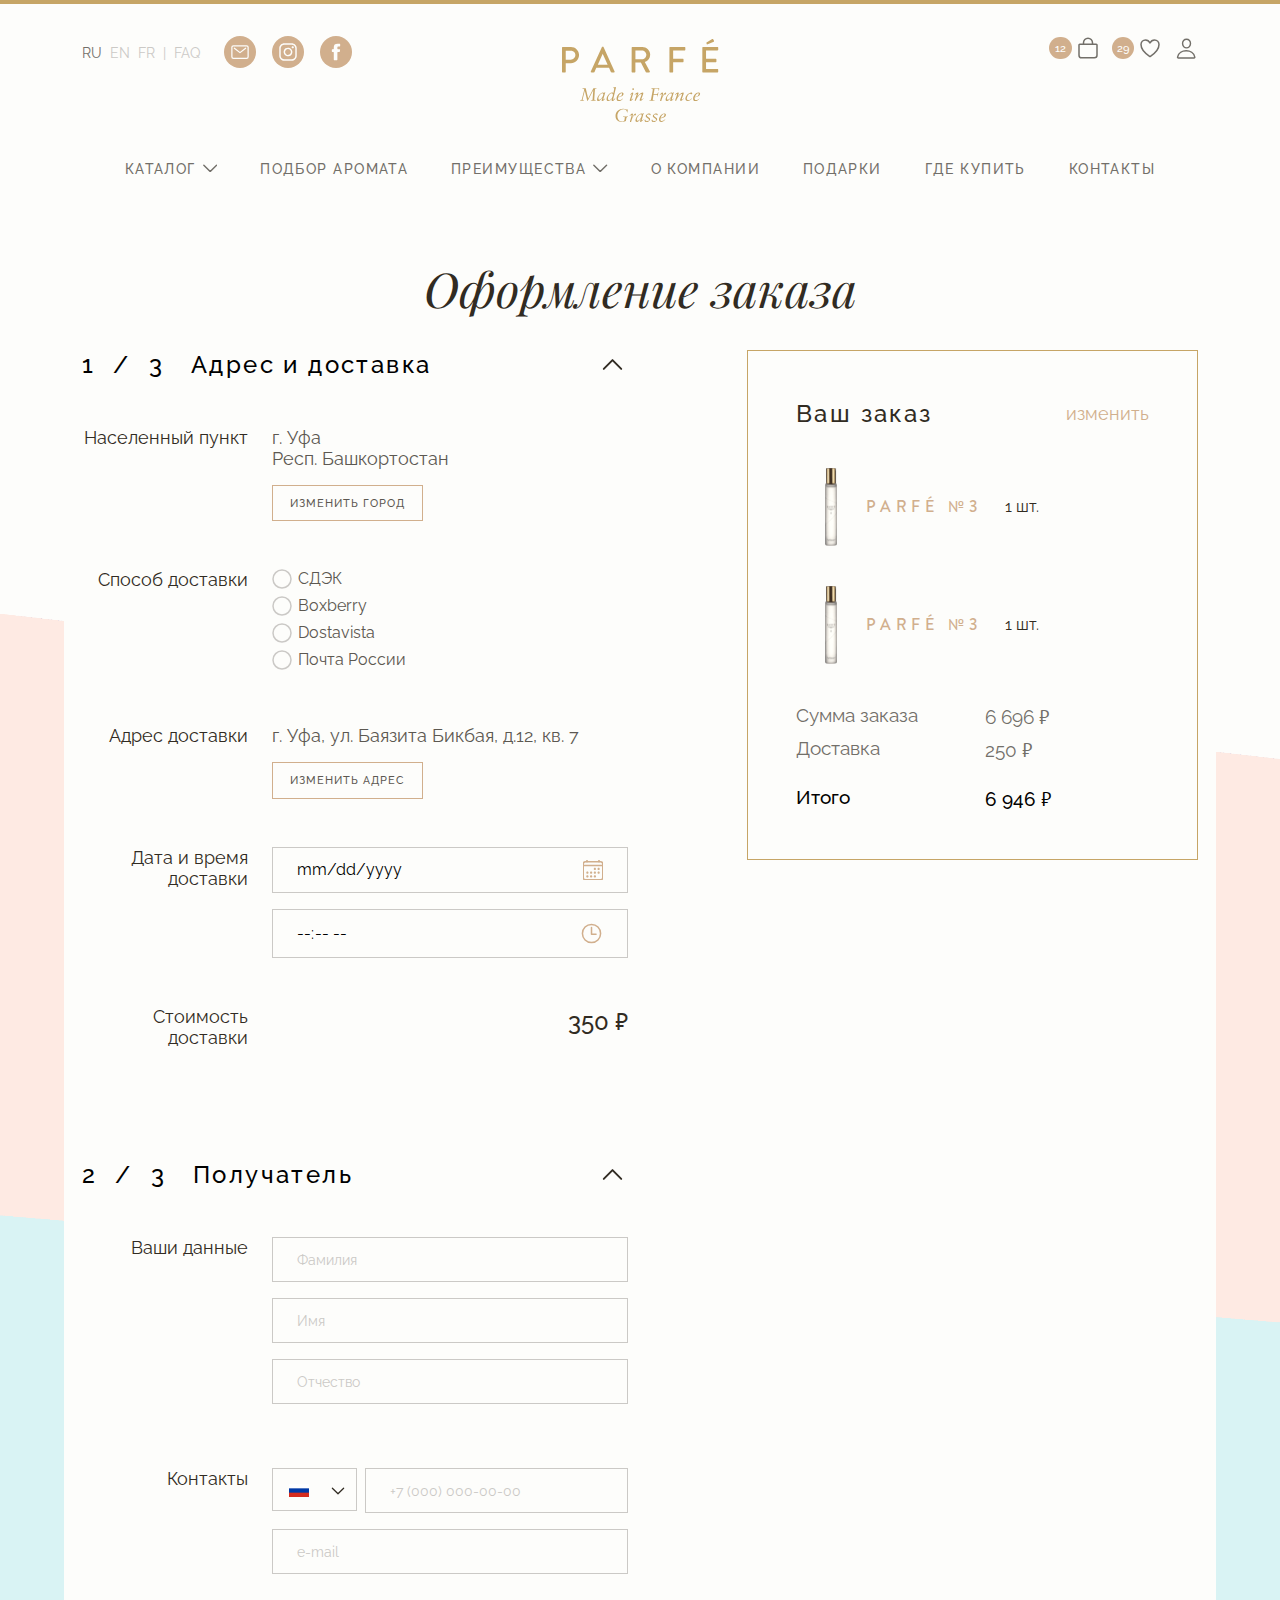
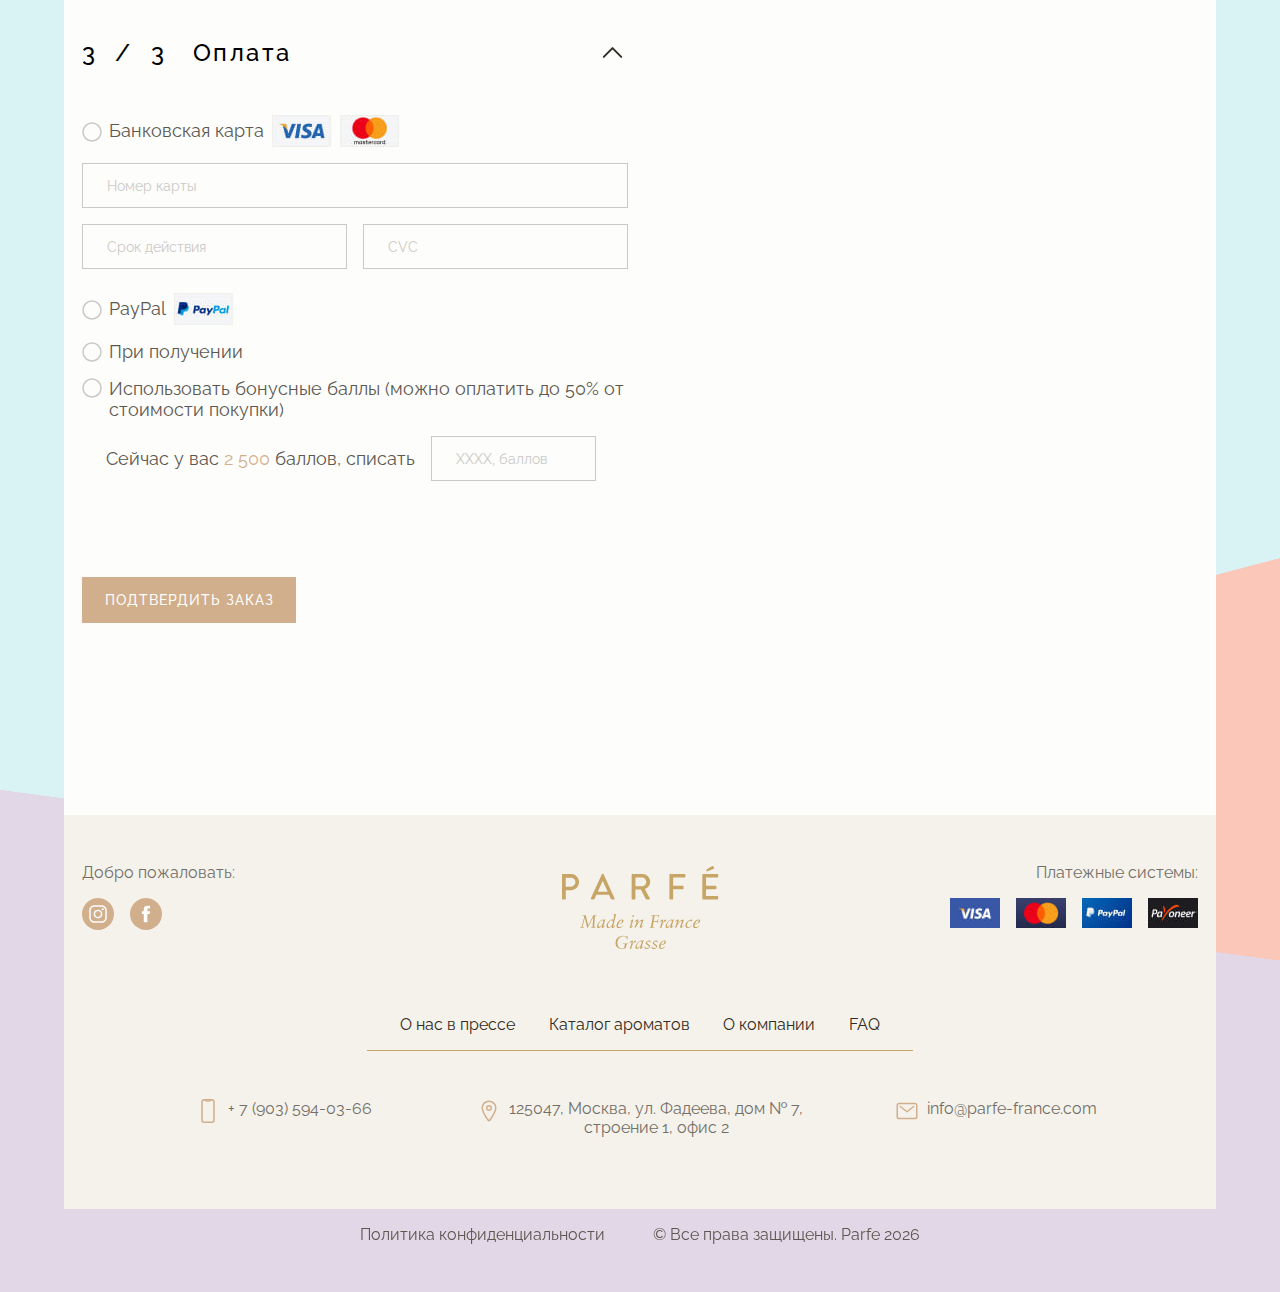
<file: ordering.html>
<!DOCTYPE html>
<html lang="ru">
<head>
	<meta charset="UTF-8">
	<meta name="viewport" content="width=device-width, initial-scale=1.0">
	<meta http-equiv="X-UA-Compatible" content="ie=edge">
	<title>Оформление заказа</title>
	<link rel="shortcut icon" href="" type="image/png">
	
	<link rel="stylesheet" href="css/bootstrap.min.css" />
	<link rel="stylesheet" href="https://unpkg.com/swiper/swiper-bundle.min.css" />
	<link rel="stylesheet" href="css/img-previewer.css" />

	<link rel="stylesheet" href="css/common.css" />
	<link rel="stylesheet" href="css/style.css" />

	<link rel="stylesheet" href="fonts/fonts.css" />
	<link rel="preconnect" href="https://fonts.gstatic.com">
	<link href="https://fonts.googleapis.com/css2?family=PT+Sans&family=Comfortaa:wght@300;400&family=Source+Serif+Pro:ital@1&display=swap" rel="stylesheet">
</head>
<body>
	<header>
		<div class="container position-relative">
			<div class="header-grid">
				<div class="h-grid-1">
					<div class="d-flex align-items-center">
						<div class="d-flex f_09 text-uppercase lightengray">
							<a href="" class="simple-link active me-2">ru</a>
							<a href="" class="simple-link me-2">en</a>
							<a href="" class="simple-link me-2">fr</a>
							<span class="me-2">|</span>
							<a href="" class="simple-link">faq</a>
						</div>
						<div class="d-none d-md-flex ms-4">
							<a href="mailto:" class="round-icon me-3">
								<img src="img/icons/e-mail.svg" alt="">
							</a>
							<a href="#" class="round-icon me-3">
								<img src="img/icons/inst.svg" alt="">
							</a>
							<a href="#" class="round-icon me-3">
								<img src="img/icons/fb.svg" alt="">
							</a>
						</div>
					</div>
				</div>
				<div class="h-grid-2">
					<a href="index.html">
						<img src="img/logo.svg" alt="" class="logo-img d-block mx-auto">
					</a>
				</div>
				<div class="h-grid-3">
					<div class="d-flex align-items-center justify-content-end">
						<a href="shopping-cart.html" class="head-btn-svg">
							<div class="count me-xl-1">12</div>
							<svg viewBox="0 0 24 24" fill="none" xmlns="http://www.w3.org/2000/svg">
								<path fill-rule="evenodd" clip-rule="evenodd" d="M3.75 8.25C3.55109 8.25 3.36032 8.32902 3.21967 8.46967C3.07902 8.61032 3 8.80109 3 9V19.125C3 20.5425 4.2075 21.75 5.625 21.75H18.375C19.7925 21.75 21 20.6011 21 19.1836V9C21 8.80109 20.921 8.61032 20.7803 8.46967C20.6397 8.32902 20.4489 8.25 20.25 8.25H3.75Z" stroke-width="1.5" stroke-linecap="round" stroke-linejoin="round"/>
								<path d="M7.5 8.25V6.75C7.5 5.55653 7.97411 4.41193 8.81802 3.56802C9.66193 2.72411 10.8065 2.25 12 2.25V2.25C13.1935 2.25 14.3381 2.72411 15.182 3.56802C16.0259 4.41193 16.5 5.55653 16.5 6.75V8.25" stroke-width="1.5" stroke-linecap="round" stroke-linejoin="round"/>
							</svg>								
						</a>
						<a href="#" class="ml-12 head-btn-svg">
							<div class="count me-xl-1">29</div>
							<svg width="24" height="24" viewBox="0 0 24 24" fill="none" xmlns="http://www.w3.org/2000/svg">
								<path d="M16.5437 4C13.5006 4 12.0006 7 12.0006 7C12.0006 7 10.5006 4 7.45748 4C4.98435 4 3.02591 6.06906 3.0006 8.53797C2.94904 13.6628 7.06607 17.3073 11.5787 20.3702C11.7031 20.4548 11.8501 20.5001 12.0006 20.5001C12.1511 20.5001 12.2981 20.4548 12.4225 20.3702C16.9347 17.3073 21.0517 13.6628 21.0006 8.53797C20.9753 6.06906 19.0169 4 16.5437 4Z" stroke-width="1.5" stroke-linecap="round" stroke-linejoin="round"/>
							</svg>						
						</a>
						<a data-bs-toggle="modal" href="#modal-entrance" class="ml-12 head-btn-svg">
							<svg width="24" height="24" viewBox="0 0 24 24" fill="none" xmlns="http://www.w3.org/2000/svg">
								<path d="M16.4795 7.60156C16.3034 9.97658 14.5029 11.9141 12.5263 11.9141C10.5498 11.9141 8.74617 9.97703 8.57322 7.60156C8.39353 5.13086 10.1455 3.28906 12.5263 3.28906C14.9072 3.28906 16.6592 5.17578 16.4795 7.60156Z" stroke-width="1.42" stroke-linecap="round" stroke-linejoin="round"/>
								<path d="M12.1857 14.7891C8.27745 14.7891 4.31085 16.9453 3.57683 21.0152C3.48833 21.5058 3.76595 21.9766 4.27941 21.9766H20.0919C20.6058 21.9766 20.8834 21.5058 20.7949 21.0152C20.0605 16.9453 16.0939 14.7891 12.1857 14.7891Z" stroke-width="1.42" stroke-miterlimit="10"/>
							</svg>								
						</a>
					</div>
				</div>
				<div class="h-grid-4">
					<nav>
						<ul>
							<li>
								<a href="catalog.html" class="main-menu" data-target="submenu-catalog">
									каталог
									<svg width="14" height="8" viewBox="0 0 14 8" xmlns="http://www.w3.org/2000/svg">
										<path d="M0.8125 0.989502L7 7.177L13.1875 0.989502"/>
									</svg>
								</a>
							</li>
							<li><a href="quiz.html" class="main-menu">Подбор аромата</a></li>
							<li>
								<a href="benefits.html" class="main-menu" data-target="submenu-advantages">
									преимущества
									<svg width="14" height="8" viewBox="0 0 14 8" xmlns="http://www.w3.org/2000/svg">
										<path d="M0.8125 0.989502L7 7.177L13.1875 0.989502"/>
									</svg>
								</a>
							</li>
							<li class="floating"><a href="about.html" class="main-menu">о компании</a></li>
							<li class="floating"><a href="" class="main-menu">подарки</a></li>
							<li><a href="shops.html" class="main-menu">Где купить</a></li>
							<li><a href="" class="main-menu">контакты</a></li>
						</ul>
					</nav>
				</div>
				<div class="h-grid-5">
					<a href="index.html">
						<img src="img/logo-mini.svg" alt="Parfe">
					</a>
				</div>
				<div class="h-grid-6">
					<div class="dropdown d-none d-lg-block">
						<button class="gamburger dropdown-toggle" type="button" id="dropdownMenuButton" data-bs-toggle="dropdown" aria-expanded="false">
							<!-- <img src="img/icons/gamburger.svg" alt="Меню"> -->
							<svg viewBox="0 0 32 32" xmlns="http://www.w3.org/2000/svg">
								<path d="M5 10H27"/>
								<path d="M5.33334 16L24 16"/>
								<path d="M5 22H27"/>
							</svg>
						</button>
						<nav class="dropdown-menu" aria-labelledby="dropdownMenuButton">
							<ul>
								<li><a href="about.html">о компании</a></li>
								<li><a href="">подарки</a></li>
							</ul>
						</nav>
					</div>
					<button type="button" class="gamburger d-block d-lg-none" id="btn-menu" data-bs-toggle="offcanvas" data-bs-target="#mobile-menu">
						<svg viewBox="0 0 32 32" xmlns="http://www.w3.org/2000/svg">
							<path d="M5 10H27"/>
							<path d="M5.33334 16L24 16"/>
							<path d="M5 22H27"/>
						</svg>
					</button>
				</div>
			</div>

			<div class="submenu" id="submenu-catalog" onmouseleave="closeSubmenu(this.id)">
				<div class="row row-cols-3 gx-3">
					<div class="type-1">
						<div class="title color-1-5 ribbon mb-3"><a href="categorie.html">Древесные / Шипровые / Цветочные</a></div>
						<div class="row row-cols-3 row-cols-lg-4 justify-content-center gx-3 gy-3 px-xxl-4">
							<div>
								<a href="product.html" class="item">
									<div class="felix">N° 1</div>
									<div class="source itlc">unisex</div>
								</a>
							</div>
							<div>
								<a href="product.html" class="item">
									<div class="felix">N° 2</div>
									<div class="source itlc">woman</div>
								</a>
							</div>
							<div>
								<a href="product.html" class="item">
									<div class="felix">N° 3</div>
									<div class="source itlc">unisex</div>
								</a>
							</div>
							<div>
								<a href="product.html" class="item">
									<div class="felix">N° 4</div>
									<div class="source itlc">unisex</div>
								</a>
							</div>
							<div>
								<a href="product.html" class="item">
									<div class="felix">N° 5</div>
									<div class="source itlc">woman</div>
								</a>
							</div>
						</div>
					</div>
					<div class="type-2">
						<div class="title color-6-12 mb-3"><a href="categorie.html">Цветочные / Фруктовые</a></div>
						<div class="row row-cols-3 row-cols-lg-4 justify-content-center gx-3 gy-3 px-xxl-4">
							<div>
								<a href="product.html" class="item">
									<div class="felix">N° 6</div>
									<div class="source itlc">woman</div>
								</a>
							</div>
							<div>
								<a href="product.html" class="item">
									<div class="felix">N° 7</div>
									<div class="source itlc">woman</div>
								</a>
							</div>
							<div>
								<a href="product.html" class="item">
									<div class="felix">N° 8</div>
									<div class="source itlc">woman</div>
								</a>
							</div>
							<div>
								<a href="product.html" class="item">
									<div class="felix">N° 9</div>
									<div class="source itlc">woman</div>
								</a>
							</div>
							<div>
								<a href="product.html" class="item">
									<div class="felix">N° 10</div>
									<div class="source itlc">woman</div>
								</a>
							</div>
							<div>
								<a href="product.html" class="item">
									<div class="felix">N° 11</div>
									<div class="source itlc">unisex</div>
								</a>
							</div>
							<div>
								<a href="product.html" class="item">
									<div class="felix">N° 12</div>
									<div class="source itlc">woman</div>
								</a>
							</div>
							<div>
								<a href="product.html" class="item">
									<div class="felix">N° 21</div>
									<div class="source itlc">woman</div>
								</a>
							</div>
						</div>
					</div>
					<div class="type-3">
						<div class="title color-13-20 ribbon mb-3"><a href="categorie.html">Пряные / Ванильные / Восточные</a></div>
						<div class="row row-cols-3 row-cols-lg-4 justify-content-center gx-3 gy-3 px-xxl-4">
							<div>
								<a href="product.html" class="item">
									<div class="felix">N° 13</div>
									<div class="source itlc">woman</div>
								</a>
							</div>
							<div>
								<a href="product.html" class="item">
									<div class="felix">N° 15</div>
									<div class="source itlc">woman</div>
								</a>
							</div>
							<div>
								<a href="product.html" class="item">
									<div class="felix">N° 20</div>
									<div class="source itlc">woman</div>
								</a>
							</div>
						</div>
					</div>
				</div>
			</div>
			<div class="submenu" id="submenu-advantages" onmouseleave="closeSubmenu(this.id)">
				<div class="row row-cols-6 gx-3 gx-xl-4">
					<div>
						<figure>
							<img src="img/icons/plus1.svg" alt="Абсолютная стойкость на каждый день">
							<figcaption><a href="">Абсолютная стойкость на каждый день</a></figcaption>
						</figure>
					</div>
					<div>
						<figure>
							<img src="img/icons/plus2.svg" alt="Компактный и практичный формат">
							<figcaption><a href="">Компактный и практичный формат</a></figcaption>
						</figure>
					</div>
					<div>
						<figure>
							<img src="img/icons/plus3.svg" alt="Натуральные ингредиенты — природные афродизиаки">
							<figcaption><a href="">Натуральные ингредиенты — природные афродизиаки</a></figcaption>
						</figure>
					</div>
					<div>
						<figure>
							<img src="img/icons/plus4.svg" alt="Не содержит спирта, только “сердце парфюма”">
							<figcaption><a href="">Не содержит спирта, только “сердце парфюма”</a></figcaption>
						</figure>
					</div>
					<div>
						<figure>
							<img src="img/icons/plus5.svg" alt="Богатая палитра ароматов">
							<figcaption><a href="">Богатая палитра ароматов</a></figcaption>
						</figure>
					</div>
					<div>
						<figure>
							<img src="img/icons/plus6.svg" alt="Не испытывается на животных">
							<figcaption><a href="">Не испытывается на животных</a></figcaption>
						</figure>
					</div>
				</div>
			</div>
		</div>
	</header>

	<main>
		<section id="sec-15" class="pb-5 mb-6">
			<div class="container">
				<h2>Оформление заказа</h2>
				<form action="" class="shopping-cart">
					<div class="row justify-content-between">
						<div class="col-md-7 col-xl-6">
							<button type="button" class="btn-toggle-2 fw_5 f_15 mb-4 mb-sm-5" data-bs-toggle="collapse" data-bs-target="#collapse-delivery" aria-expanded="true">
								<span class="ls-3">1 / 3</span> <span class="ls-1 ms-3">Адрес и доставка</span>
							</button>
							<div class="collapse show mb-6" id="collapse-delivery">
								<div class="row mt-4 mt-sm-5">
									<div class="col-sm-4 mb-3">
										<div class="f_11 text-sm-end">Населенный пункт</div>
									</div>
									<div class="col-sm-8">
										<div class="f_11 gray">г. Уфа</div>
										<div class="f_11 gray">Респ. Башкортостан</div>
										<button class="btn_main btn_3 f_07 mt-3">изменить город</button>
									</div>
								</div>
								<div class="row mt-4 mt-sm-5">
									<div class="col-sm-4 mb-3">
										<div class="f_11 text-sm-end">Способ доставки</div>
									</div>
									<div class="col-sm-8">
										<div class="radio-mark mb-2">
											<input type="radio" name="delivery-method" value="СДЭК">
											<label class="gray">СДЭК</label>
										</div>
										<div class="radio-mark mb-2">
											<input type="radio" name="delivery-method" value="Boxberry">
											<label class="gray">Boxberry</label>
										</div>
										<div class="radio-mark mb-2">
											<input type="radio" name="delivery-method" value="Dostavista">
											<label class="gray">Dostavista</label>
										</div>
										<div class="radio-mark mb-2">
											<input type="radio" name="delivery-method" value="Почта России">
											<label class="gray">Почта России</label>
										</div>
									</div>
								</div>
								<div class="row mt-4 mt-sm-5">
									<div class="col-sm-4 mb-3">
										<div class="f_11 text-sm-end">Адрес доставки</div>
									</div>
									<div class="col-sm-8">
										<div class="f_11 gray">г. Уфа, ул. Баязита Бикбая, д.12, кв. 7</div>
										<button class="btn_main btn_3 f_07 mt-3">изменить адрес</button>
									</div>
								</div>
								<div class="row mt-4 mt-sm-5">
									<div class="col-sm-4 mb-3">
										<div class="f_11 text-sm-end">Дата и время доставки</div>
									</div>
									<div class="col-sm-8">
										<input type="date" class="mb-3">
										<input type="time">
									</div>
								</div>
								<div class="row mt-4 mt-sm-5">
									<div class="col-sm-4 mb-3">
										<div class="f_11 text-sm-end">Стоимость доставки</div>
									</div>
									<div class="col-sm-8">
										<div class="f_15 fw_5 text-sm-end">350 <span class="pt">₽</span></div>
									</div>
								</div>
							</div>

							<button type="button" class="btn-toggle-2 fw_5 f_15 mb-4 mb-sm-5" data-bs-toggle="collapse" data-bs-target="#collapse-addressee" aria-expanded="true">
								<span class="ls-3">2 / 3</span> <span class="ls-1 ms-3">Получатель</span>
							</button>
							<div class="collapse show mb-5" id="collapse-addressee">
								<div class="row mt-4 mt-sm-5">
									<div class="col-sm-4 mb-3">
										<div class="f_11 text-sm-end">Ваши данные</div>
									</div>
									<div class="col-sm-8">
										<input type="text" placeholder="Фамилия" class="mb-3">
										<input type="text" placeholder="Имя" class="mb-3">
										<input type="text" placeholder="Отчество" class="mb-3">
									</div>
								</div>
								<div class="row mt-4 mt-sm-5">
									<div class="col-sm-4 mb-3">
										<div class="f_11 text-sm-end">Контакты</div>
									</div>
									<div class="col-sm-8">
										<div class="d-flex mb-3">
											<div class="custom-select me-2">
												<button type="button"></button>
												<div class="cs-options">
													<div class="radio">
														<input type="radio" name="country" value="ru" checked>
														<label>
															<img src="img/icons/flag-ru.svg" alt="">
														</label>
													</div>
													<div class="radio">
														<input type="radio" name="country" value="uk">
														<label>
															<img src="img/icons/flag-uk.svg" alt="">
														</label>
													</div>
													<div class="radio">
														<input type="radio" name="country" value="fr">
														<label>
															<img src="img/icons/flag-fr.svg" alt="">
														</label>
													</div>
												</div>
											</div>
											<input type="text" class="flex-1" placeholder="+7 (000) 000-00-00">
										</div>
										<input type="text" placeholder="e-mail" class="mb-3">
									</div>
								</div>
							</div>

							<button type="button" class="btn-toggle-2 fw_5 f_15 mb-4 mb-sm-5" data-bs-toggle="collapse" data-bs-target="#collapse-payment" aria-expanded="true">
								<span class="ls-3">3 / 3</span> <span class="ls-1 ms-3">Оплата</span>
							</button>
							<div class="collapse show mb-5" id="collapse-payment">
								<div class="radio-mark mb-3">
									<input type="radio" name="payment" value="Банковская карта">
									<label class="gray f_11 align-items-center">
										<span>Банковская карта</span>
										<img src="img/icons/visa2.jpg" class="ms-2">
										<img src="img/icons/mastercard2.jpg" class="ms-2">
									</label>
								</div>
								<div class="row g-3 mb-4">
									<div class="col-12">
										<input type="text" placeholder="Номер карты">
									</div>
									<div class="col-6">
										<input type="text" placeholder="Срок действия">
									</div>
									<div class="col-6">
										<input type="text" placeholder="CVC">
									</div>
								</div>
								<div class="radio-mark mb-3">
									<input type="radio" name="payment" value="PayPal">
									<label class="gray f_11 align-items-center">
										<span>PayPal</span>
										<img src="img/icons/paypal2.jpg" class="ms-2">
									</label>
								</div>
								<div class="radio-mark mb-3">
									<input type="radio" name="payment" value="При получении">
									<label class="gray f_11 align-items-center">
										<span>При получении</span>
									</label>
								</div>
								<div class="radio-mark mb-3">
									<input type="radio" name="payment" value="Использовать бонусные баллы">
									<label class="gray f_11">Использовать бонусные баллы (можно оплатить до 50% от стоимости покупки)
									</label>
								</div>
								<div class="ps-4 d-sm-flex align-items-center">
									<div class="gray f_11 text-sm-end mb-2 mb-sm-0">Сейчас у вас <span class="powder">2 500</span> баллов, списать</div>
									<input type="number" class="inp-mini ms-sm-3" placeholder="ХХХХ, баллов">
								</div>
							</div>
						</div>
						<div class="col-md-5 col-xl-5">
							<div class="total-2">
								<div class="d-flex justify-content-between align-items-center mb-2 mb-lg-4">
									<div class="ls-1 fw_5 f_15">Ваш заказ</div>
									<a href="shopping-cart.html" class="powder f_11">изменить</a>
								</div>
								<div class="item mb-2">
									<img src="img/parfume/1.png" alt="">
									<div class="text-start brandon fw_5 powder norm text-uppercase ls-3">Parfé <span class="pt">№</span>3 </div>
									<div class="ms-4">1 шт.</div>
								</div>
								<div class="item mb-2">
									<img src="img/parfume/1.png" alt="">
									<div class="text-start brandon fw_5 powder norm text-uppercase ls-3">Parfé <span class="pt">№</span>3 </div>
									<div class="ms-4">1 шт.</div>
								</div>
								<div class="row row-cols-2 lightgray f_12 mt-4">
									<div>Сумма заказа</div>
									<div>6 696 <span class="pt">₽</span></div>
								</div>
								<div class="row row-cols-2 lightgray f_12 mt-2">
									<div>Доставка</div>
									<div>250 <span class="pt">₽</span></div>
								</div>
								<div class="row row-cols-2 black f_12 fw_5 mt-4">
									<div>Итого</div>
									<div>6 946 <span class="pt">₽</span></div>
								</div>
							</div>
						</div>
					</div>

					<button type="submit" class="btn_main btn_1 my-5">Подтвердить заказ</button>
				</form>
			</div>
		</section>

		<footer>
			<div class="container py-4 py-md-5">
				<div class="row mb-md-5">
					<div class="d-none d-md-block col-4">
						<div class="lightgray mb-3">Добро пожаловать:</div>
						<div class="d-flex">
							<a href="#" class="round-icon me-3">
								<img src="img/icons/inst.svg" alt="">
							</a>
							<a href="#" class="round-icon me-3">
								<img src="img/icons/fb.svg" alt="">
							</a>
						</div>
					</div>
					<div class="col-md-4">
						<a href="index.html">
							<img src="img/logo.svg" alt="" class="d-block mx-auto">
						</a>
					</div>
					<div class="col-md-4 text-center text-md-end mt-3 mt-md-0">
						<div class="lightgray mb-3">Платежные системы:</div>
						<div class="d-flex justify-content-center justify-content-md-end">
							<img src="img/icons/visa.jpg">
							<img src="img/icons/mastercard.jpg" class="ms-1 ms-lg-3">
							<img src="img/icons/paypal.jpg" class="ms-1 ms-lg-3">
							<img src="img/icons/payoneer.jpg" class="ms-1 ms-lg-3">
						</div>
					</div>
				</div>
				<div class="d-none d-md-flex row justify-content-center mb-5">
					<div class="col-md-8 col-lg-7 col-xl-6">
						<nav>
							<a href="">О нас в прессе</a>
							<a href="">Каталог ароматов</a>
							<a href="">О компании</a>
							<a href="">FAQ</a>
						</nav>
					</div>
				</div>
				<div class="d-none d-md-flex row justify-content-center mb-lg-4 lightgray">
					<div class="col-xl-10">
						<div class="row">
							<div class="order-1 col-6 col-lg-3">
								<div class="d-flex justify-content-center">
									<img src="img/icons/phone.svg" alt="" class="icon me-2">
									<a href="tel:+79035940366">+ 7 (903) 594-03-66</a>
								</div>
							</div>
							<div class="order-3 order-lg-2 col-12 col-lg-6 mt-4 mt-lg-0">
								<div class="d-flex justify-content-center">
									<img src="img/icons/address.svg" alt="" class="icon me-2">
									<span class="text-center">125047, Москва, ул. Фадеева, дом № 7,<br> строение 1, офис 2</span>
								</div>
							</div>
							<div class="order-2 order-lg-3 col-6 col-lg-3">
								<div class="d-flex justify-content-center">
									<img src="img/icons/e-mail-2.svg" alt="" class="icon me-2">
									<a href="mailto:info@parfe-france.com">info@parfe-france.com</a>
								</div>
							</div>
						</div>
					</div>
				</div>
			</div>
		</footer>
	</main>

	<div class="container d-flex flex-column flex-sm-row justify-content-center align-items-center pt-3 pb-5 gray">
		<div><a href="#">Политика конфиденциальности</a></div>
		<div class="ms-sm-5 mt-3 mt-sm-0">© Все права защищены. Parfe <span id="year"></span></div>
	</div>

	<div id="shadow"></div>

	<div class="offcanvas offcanvas-start" tabindex="-1" id="mobile-menu">
		<div class="offcanvas-body">
			<div class="offcanvas-box p-4 p-sm-5">
				<div class="d-flex f_09 text-uppercase lightengray d-md-none mb-5">
					<a href="" class="lightgray me-2">ru</a>
					<a href="" class="me-2">en</a>
					<a href="" class="me-2">fr</a>
					<span class="me-2">|</span>
					<a href="">faq</a>
				</div>
				<nav class="mb-5 mb-md-0">
					<ul>
						<li><a href="">каталог</a></li>
						<li><a href="">Подбор аромата</a></li>
						<li><a href="">преимущества</a></li>
						<li><a href="">о компании</a></li>
						<li><a href="">подарки</a></li>
						<li><a href="">Где купить</a></li>
						<li><a href="">контакты</a></li>
						<li><a href="">О нас в прессе</a></li>
						<li><a href="">Каталог ароматов</a></li>
						<li><a href="">О компании</a></li>
						<li><a href="">FAQ</a></li>
					</ul>
				</nav>
				<div class="d-flex d-md-none mb-4">
					<a href="mailto:" class="round-icon me-3">
						<img src="img/icons/e-mail.svg" alt="">
					</a>
					<a href="#" class="round-icon me-3">
						<img src="img/icons/inst.svg" alt="">
					</a>
					<a href="#" class="round-icon me-3">
						<img src="img/icons/fb.svg" alt="">
					</a>
				</div>
				<div class="d-fle d-md-none mb-3">
					<img src="img/icons/phone.svg" alt="" class="icon me-2">
					<a href="tel:+79035940366">+ 7 (903) 594-03-66</a>
				</div>
				<div class="d-flex d-md-none">
					<img src="img/icons/address.svg" alt="" class="icon me-2">
					<span class="text-start">125047, Москва, ул. Фадеева, дом № 7, строение 1, офис 2</span>
				</div>
			</div>
			<button type="button" class="btn-close" data-bs-dismiss="offcanvas">
				<svg viewBox="0 0 32 32" fill="none" xmlns="http://www.w3.org/2000/svg">
					<path d="M23 23L9 9"/>
					<path d="M23 9L9 23"/>
				</svg>							
			</button>
		</div>
	</div>

	<div class="modal fade" id="myModal" tabindex="-1" aria-hidden="true">
		<div class="modal-dialog md-full-content modal-dialog-centered modal-dialog-scrollable">
			<div class="modal-content">
				<div class="modal-body">
					<div class="box">
						<h3 class="gold">Скидка 10% на первую покупку</h3>
						<p class="text-center gray mb-4">Зарегестрируйтесь в личном кабинете и получите скидку 10% на первую покупку в нашем магазине</p>
						<div class="row justify-content-center">
							<div class="col-sm-8 col-md-6">
								<section class="change-forms">
									<form action="" class="entrance">
										<input type="text" placeholder="e-mail" class="b-lgray mb-2">
										<div class="password mb-3">
											<input type="password" name="password" placeholder="пароль" minlength="6" maxlength="16" class="b-lgray">
											<button type="button" data-state="invisible" class="pass_btn" onclick="change_state(this)"></button>
										</div>
										<button type="submit" class="btn_main btn_1 mx-auto mt-4">Войти</button>
										<div class="d-flex justify-content-center align-items-center mt-3">
											или <button type="button" class="powder ms-2" onclick="swap_form(this.closest('form'))">зарегистрироваться</button>
										</div>
									</form>
									<form action="" class="registration d-none">
										<input type="text" placeholder="e-mail" class="b-lgray mb-2">
										<div class="password mb-3">
											<input type="password" name="password" placeholder="пароль" minlength="6" maxlength="16" class="b-lgray">
											<button type="button" data-state="invisible" class="pass_btn" onclick="change_state(this)"></button>
										</div>
										<button type="submit" class="btn_main btn_1 mx-auto">зарегистрироваться</button>
										<div class="d-flex justify-content-center align-items-center mt-3 f_09">
											или <button type="button" class="powder ms-2" onclick="swap_form(this.closest('form'))">войти</button>
										</div>
									</form>
								</section>
							</div>
						</div>
					</div>
					<button type="button" class="btn-close" data-bs-dismiss="modal">
						<svg viewBox="0 0 32 32" fill="none" xmlns="http://www.w3.org/2000/svg">
							<path d="M23 23L9 9"/>
							<path d="M23 9L9 23"/>
						</svg>							
					</button>
				</div>
			</div>
		</div>
	</div>

	<div class="modal fade" id="gift" tabindex="-1" aria-hidden="true">
		<div class="modal-dialog modal-dialog-centered modal-dialog-scrollable">
			<div class="modal-content">
				<div class="modal-body">
					<div class="color-1-5 px-4 py-3 d-flex flex-wrap align-items-center mb-3">
						<div class="source f_15 f_15 me-5">Древесные / Шипровые / Цветочные</div>
						<div class="text-center me-3">
							<div class="felix">N° 1</div>
							<div class="source itlc">unisex</div>
						</div>
						<div class="text-center me-3">
							<div class="felix">N° 2</div>
							<div class="source itlc">woman</div>
						</div>
						<div class="text-center me-3">
							<div class="felix">N° 3</div>
							<div class="source itlc">unisex</div>
						</div>
						<div class="text-center me-3">
							<div class="felix">N° 4</div>
							<div class="source itlc">unisex</div>
						</div>
						<div class="text-center me-3">
							<div class="felix">N° 5</div>
							<div class="source itlc">woman</div>
						</div>
					</div>

					<div class="color-6-12 px-4 py-3 d-flex flex-wrap align-items-center mb-3">
						<div class="source f_15 f_15 me-5">Цветочные / Фруктовые</div>
						<div class="text-center me-3">
							<div class="felix">N° 6</div>
							<div class="source itlc">unisex</div>
						</div>
						<div class="text-center me-3">
							<div class="felix">N° 7</div>
							<div class="source itlc">woman</div>
						</div>
						<div class="text-center me-3">
							<div class="felix">N° 8</div>
							<div class="source itlc">unisex</div>
						</div>
						<div class="text-center me-3">
							<div class="felix">N° 9</div>
							<div class="source itlc">unisex</div>
						</div>
						<div class="text-center me-3">
							<div class="felix">N° 10</div>
							<div class="source itlc">woman</div>
						</div>
						<div class="text-center me-3">
							<div class="felix">N° 11</div>
							<div class="source itlc">woman</div>
						</div>
						<div class="text-center me-3">
							<div class="felix">N° 12</div>
							<div class="source itlc">woman</div>
						</div>
						<div class="text-center me-3">
							<div class="felix">N° 21</div>
							<div class="source itlc">woman</div>
						</div>
					</div>

					<div class="color-13-20 px-4 py-3 d-flex flex-wrap align-items-center mb-3">
						<div class="source f_15 f_15 me-5">Пряные / Ванильные / Восточные</div>
						<div class="text-center me-3">
							<div class="felix">N° 13</div>
							<div class="source itlc">woman</div>
						</div>
						<div class="text-center me-3">
							<div class="felix">N° 15</div>
							<div class="source itlc">woman</div>
						</div>
						<div class="text-center me-3">
							<div class="felix">N° 20</div>
							<div class="source itlc">woman</div>
						</div>
					</div>

					<form action="">
						<div class="row row-cols-md-2 mt-4">
							<div>
								<div class="radio-block">
									<input type="radio" name="sachet" value="1">
									<div class="item-card mb-4">
										<div class="img color-1-5">
											<img src="img/parfume/1.png" alt="">
										</div>
										<div class="color-1-5 text">
											<div class="text-start brandon fw_5 norm text-uppercase ls-3">Parfé <span class="com fw_4">№</span>1</div>
											<div class="source">Цветочно-пудровый / Древесный:</div>
											<div class="gray">мускус, ваниль, бобы тонка, гвоздика, жасмин, вишня, пачули, розовый перец, амбра, белый кедр, ветивер</div>
										</div>
									</div>
								</div>
								<div class="radio-block">
									<input type="radio" name="sachet" value="2">
									<div class="item-card mb-4">
										<div class="img color-1-5">
											<img src="img/parfume/1.png" alt="">
										</div>
										<div class="color-1-5 text">
											<div class="text-start brandon fw_5 norm text-uppercase ls-3">Parfé <span class="com">№</span>2</div>
											<div class="source">Цветочно-пудровый / Древесный:</div>
											<div class="gray">мускус, ваниль, бобы тонка, гвоздика, жасмин, вишня, пачули, розовый перец, амбра, белый кедр, ветивер</div>
										</div>
									</div>
								</div>
								<div class="radio-block">
									<input type="radio" name="sachet" value="3">
									<div class="item-card mb-4">
										<div class="img color-1-5">
											<img src="img/parfume/1.png" alt="">
										</div>
										<div class="color-1-5 text">
											<div class="text-start brandon fw_5 norm text-uppercase ls-3">Parfé <span class="com">№</span>3</div>
											<div class="source">Цветочно-пудровый / Древесный:</div>
											<div class="gray">мускус, ваниль, бобы тонка, гвоздика, жасмин, вишня, пачули, розовый перец, амбра, белый кедр, ветивер</div>
										</div>
									</div>
								</div>
								<div class="radio-block">
									<input type="radio" name="sachet" value="4">
									<div class="item-card mb-4">
										<div class="img color-1-5">
											<img src="img/parfume/1.png" alt="">
										</div>
										<div class="color-1-5 text">
											<div class="text-start brandon fw_5 norm text-uppercase ls-3">Parfé <span class="com">№</span>4</div>
											<div class="source">Цветочно-пудровый / Древесный:</div>
											<div class="gray">мускус, ваниль, бобы тонка, гвоздика, жасмин, вишня, пачули, розовый перец, амбра, белый кедр, ветивер</div>
										</div>
									</div>
								</div>
								<div class="radio-block">
									<input type="radio" name="sachet" value="5">
									<div class="item-card mb-4">
										<div class="img color-1-5">
											<img src="img/parfume/1.png" alt="">
										</div>
										<div class="color-1-5 text">
											<div class="text-start brandon fw_5 norm text-uppercase ls-3">Parfé <span class="com">№</span>5</div>
											<div class="source">Цветочно-пудровый / Древесный:</div>
											<div class="gray">мускус, ваниль, бобы тонка, гвоздика, жасмин, вишня, пачули, розовый перец, амбра, белый кедр, ветивер</div>
										</div>
									</div>
								</div>
								<div class="radio-block">
									<input type="radio" name="sachet" value="6">
									<div class="item-card mb-4">
										<div class="img color-6-12">
											<img src="img/parfume/6.png" alt="">
										</div>
										<div class="color-6-12 text">
											<div class="text-start brandon fw_5 norm text-uppercase ls-3">Parfé <span class="com">№</span>6</div>
											<div class="source">Цветочно-пудровый / Древесный:</div>
											<div class="gray">мускус, ваниль, бобы тонка, гвоздика, жасмин, вишня, пачули, розовый перец, амбра, белый кедр, ветивер</div>
										</div>
									</div>
								</div>
								<div class="radio-block">
									<input type="radio" name="sachet" value="7">
									<div class="item-card mb-4">
										<div class="img color-6-12">
											<img src="img/parfume/6.png" alt="">
										</div>
										<div class="color-6-12 text">
											<div class="text-start brandon fw_5 norm text-uppercase ls-3">Parfé <span class="com">№</span>7</div>
											<div class="source">Цветочно-пудровый / Древесный:</div>
											<div class="gray">мускус, ваниль, бобы тонка, гвоздика, жасмин, вишня, пачули, розовый перец, амбра, белый кедр, ветивер</div>
										</div>
									</div>
								</div>
								<div class="radio-block">
									<input type="radio" name="sachet" value="8">
									<div class="item-card mb-4">
										<div class="img color-6-12">
											<img src="img/parfume/6.png" alt="">
										</div>
										<div class="color-6-12 text">
											<div class="text-start brandon fw_5 norm text-uppercase ls-3">Parfé <span class="com">№</span>8</div>
											<div class="source">Цветочно-пудровый / Древесный:</div>
											<div class="gray">мускус, ваниль, бобы тонка, гвоздика, жасмин, вишня, пачули, розовый перец, амбра, белый кедр, ветивер</div>
										</div>
									</div>
								</div>
							</div>
							<div>
								<div class="radio-block">
									<input type="radio" name="sachet" value="9">
									<div class="item-card mb-4">
										<div class="img color-6-12">
											<img src="img/parfume/6.png" alt="">
										</div>
										<div class="color-6-12 text">
											<div class="text-start brandon fw_5 norm text-uppercase ls-3">Parfé <span class="com">№</span>9</div>
											<div class="source">Цветочно-пудровый / Древесный:</div>
											<div class="gray">мускус, ваниль, бобы тонка, гвоздика, жасмин, вишня, пачули, розовый перец, амбра, белый кедр, ветивер</div>
										</div>
									</div>
								</div>
								<div class="radio-block">
									<input type="radio" name="sachet" value="10">
									<div class="item-card mb-4">
										<div class="img color-6-12">
											<img src="img/parfume/6.png" alt="">
										</div>
										<div class="color-6-12 text">
											<div class="text-start brandon fw_5 norm text-uppercase ls-3">Parfé <span class="com">№</span>10</div>
											<div class="source">Цветочно-пудровый / Древесный:</div>
											<div class="gray">мускус, ваниль, бобы тонка, гвоздика, жасмин, вишня, пачули, розовый перец, амбра, белый кедр, ветивер</div>
										</div>
									</div>
								</div>
								<div class="radio-block">
									<input type="radio" name="sachet" value="11">
									<div class="item-card mb-4">
										<div class="img color-6-12">
											<img src="img/parfume/6.png" alt="">
										</div>
										<div class="color-6-12 text">
											<div class="text-start brandon fw_5 norm text-uppercase ls-3">Parfé <span class="com">№</span>11</div>
											<div class="source">Цветочно-пудровый / Древесный:</div>
											<div class="gray">мускус, ваниль, бобы тонка, гвоздика, жасмин, вишня, пачули, розовый перец, амбра, белый кедр, ветивер</div>
										</div>
									</div>
								</div>
								<div class="radio-block">
									<input type="radio" name="sachet" value="12">
									<div class="item-card mb-4">
										<div class="img color-6-12">
											<img src="img/parfume/6.png" alt="">
										</div>
										<div class="color-6-12 text">
											<div class="text-start brandon fw_5 norm text-uppercase ls-3">Parfé <span class="com">№</span>12</div>
											<div class="source">Цветочно-пудровый / Древесный:</div>
											<div class="gray">мускус, ваниль, бобы тонка, гвоздика, жасмин, вишня, пачули, розовый перец, амбра, белый кедр, ветивер</div>
										</div>
									</div>
								</div>
								<div class="radio-block">
									<input type="radio" name="sachet" value="13">
									<div class="item-card mb-4">
										<div class="img color-13-20">
											<img src="img/parfume/20.png" alt="">
										</div>
										<div class="color-13-20 text">
											<div class="text-start brandon fw_5 norm text-uppercase ls-3">Parfé <span class="com">№</span>13</div>
											<div class="source">Цветочно-пудровый / Древесный:</div>
											<div class="gray">мускус, ваниль, бобы тонка, гвоздика, жасмин, вишня, пачули, розовый перец, амбра, белый кедр, ветивер</div>
										</div>
									</div>
								</div>
								<div class="radio-block">
									<input type="radio" name="sachet" value="15">
									<div class="item-card mb-4">
										<div class="img color-13-20">
											<img src="img/parfume/20.png" alt="">
										</div>
										<div class="color-13-20 text">
											<div class="text-start brandon fw_5 norm text-uppercase ls-3">Parfé <span class="com">№</span>15</div>
											<div class="source">Цветочно-пудровый / Древесный:</div>
											<div class="gray">мускус, ваниль, бобы тонка, гвоздика, жасмин, вишня, пачули, розовый перец, амбра, белый кедр, ветивер</div>
										</div>
									</div>
								</div>
								<div class="radio-block">
									<input type="radio" name="sachet" value="20">
									<div class="item-card mb-4">
										<div class="img color-13-20">
											<img src="img/parfume/20.png" alt="">
										</div>
										<div class="color-13-20 text">
											<div class="text-start brandon fw_5 norm text-uppercase ls-3">Parfé <span class="com">№</span>20</div>
											<div class="source">Цветочно-пудровый / Древесный:</div>
											<div class="gray">мускус, ваниль, бобы тонка, гвоздика, жасмин, вишня, пачули, розовый перец, амбра, белый кедр, ветивер</div>
										</div>
									</div>
								</div>
								<div class="radio-block">
									<input type="radio" name="sachet" value="21">
									<div class="item-card mb-4">
										<div class="img color-6-12">
											<img src="img/parfume/6.png" alt="">
										</div>
										<div class="color-6-12 text">
											<div class="text-start brandon fw_5 norm text-uppercase ls-3">Parfé <span class="com">№</span>21</div>
											<div class="source">Цветочно-пудровый / Древесный:</div>
											<div class="gray">мускус, ваниль, бобы тонка, гвоздика, жасмин, вишня, пачули, розовый перец, амбра, белый кедр, ветивер</div>
										</div>
									</div>
								</div>
							</div>
						</div>
					</form>
					
					<button type="button" class="btn-close" data-bs-dismiss="modal">
						<svg viewBox="0 0 32 32" fill="none" xmlns="http://www.w3.org/2000/svg">
							<path d="M23 23L9 9"/>
							<path d="M23 9L9 23"/>
						</svg>							
					</button>
				</div>
			</div>
		</div>
	</div>

	<!-- Skripts -->
	<script type="text/javascript" src="js/bootstrap.bundle.min.js"></script>
	<script src="https://unpkg.com/swiper/swiper-bundle.min.js"></script>
	<script type="text/javascript" src="js/img-previewer.min.js"></script>
	<script type="text/javascript" src="js/sliders.js"></script>
	<script type="text/javascript" src="js/main.js"></script>
		
</body>
</html>
</file>
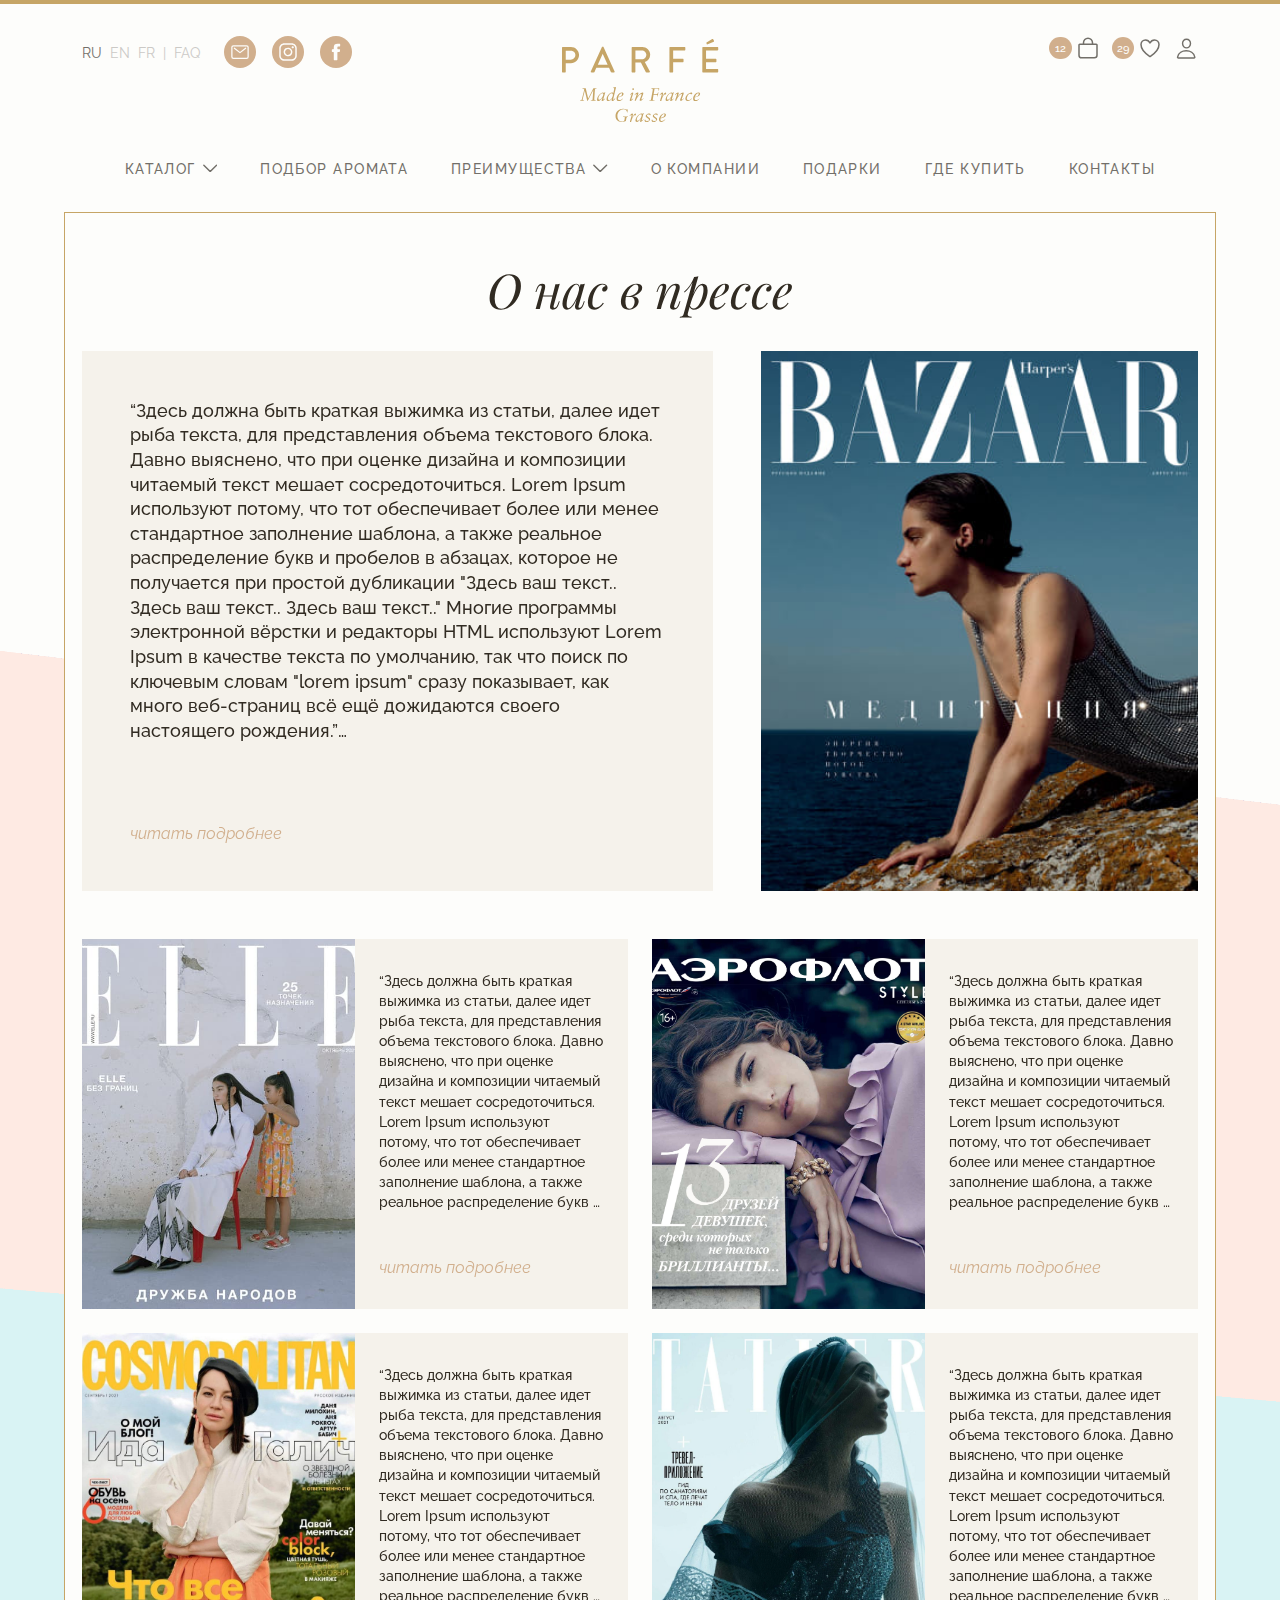
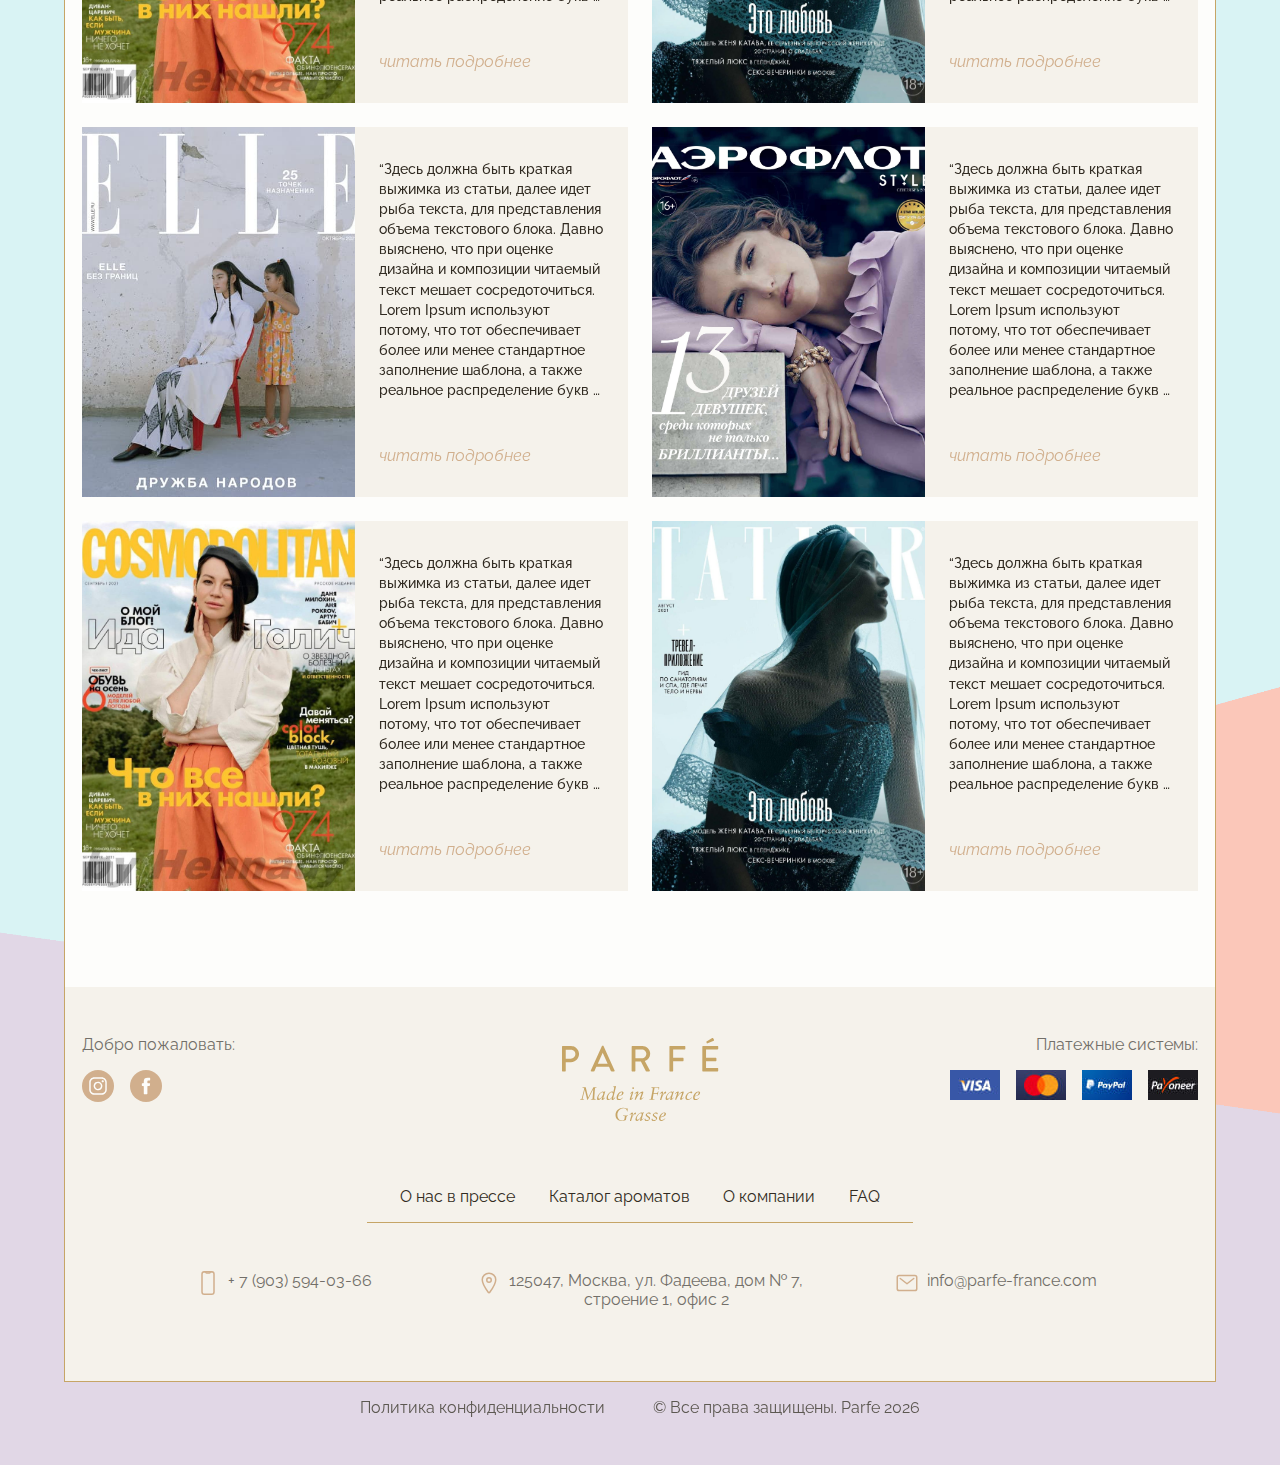
<file: press.html>
<!DOCTYPE html>
<html lang="ru">
<head>
	<meta charset="UTF-8">
	<meta name="viewport" content="width=device-width, initial-scale=1.0">
	<meta http-equiv="X-UA-Compatible" content="ie=edge">
	<title>О нас в прессе</title>
	<link rel="shortcut icon" href="" type="image/png">
	<link rel="stylesheet" href="css/bootstrap.min.css" />
	<link rel="stylesheet" href="https://unpkg.com/swiper/swiper-bundle.min.css" />
	<link rel="stylesheet" href="css/img-previewer.css" />
	<link rel="stylesheet" href="css/common.css" />
	<link rel="stylesheet" href="css/style.css" />
	<link rel="stylesheet" href="fonts/fonts.css"/>
	<link href="https://fonts.googleapis.com/css2?family=PT+Sans&family=Comfortaa:wght@300;400&family=Source+Serif+Pro:ital@1&display=swap" rel="stylesheet">
</head>
<body>
	<header>
		<div class="container position-relative">
			<div class="header-grid">
				<div class="h-grid-1">
					<div class="d-flex align-items-center">
						<div class="d-flex f_09 text-uppercase lightengray">
							<a href="" class="simple-link active me-2">ru</a>
							<a href="" class="simple-link me-2">en</a>
							<a href="" class="simple-link me-2">fr</a>
							<span class="me-2">|</span>
							<a href="" class="simple-link">faq</a>
						</div>
						<div class="d-none d-md-flex ms-4">
							<a href="mailto:" class="round-icon me-3">
								<img src="img/icons/e-mail.svg" alt="">
							</a>
							<a href="#" class="round-icon me-3">
								<img src="img/icons/inst.svg" alt="">
							</a>
							<a href="#" class="round-icon me-3">
								<img src="img/icons/fb.svg" alt="">
							</a>
						</div>
					</div>
				</div>
				<div class="h-grid-2">
					<a href="index.html">
						<img src="img/logo.svg" alt="" class="logo-img d-block mx-auto">
					</a>
				</div>
				<div class="h-grid-3">
					<div class="d-flex align-items-center justify-content-end">
						<a href="shopping-cart.html" class="head-btn-svg">
							<div class="count me-xl-1">12</div>
							<svg viewBox="0 0 24 24" fill="none" xmlns="http://www.w3.org/2000/svg">
								<path fill-rule="evenodd" clip-rule="evenodd" d="M3.75 8.25C3.55109 8.25 3.36032 8.32902 3.21967 8.46967C3.07902 8.61032 3 8.80109 3 9V19.125C3 20.5425 4.2075 21.75 5.625 21.75H18.375C19.7925 21.75 21 20.6011 21 19.1836V9C21 8.80109 20.921 8.61032 20.7803 8.46967C20.6397 8.32902 20.4489 8.25 20.25 8.25H3.75Z" stroke-width="1.5" stroke-linecap="round" stroke-linejoin="round"/>
								<path d="M7.5 8.25V6.75C7.5 5.55653 7.97411 4.41193 8.81802 3.56802C9.66193 2.72411 10.8065 2.25 12 2.25V2.25C13.1935 2.25 14.3381 2.72411 15.182 3.56802C16.0259 4.41193 16.5 5.55653 16.5 6.75V8.25" stroke-width="1.5" stroke-linecap="round" stroke-linejoin="round"/>
							</svg>								
						</a>
						<a href="#" class="ml-12 head-btn-svg">
							<div class="count me-xl-1">29</div>
							<svg width="24" height="24" viewBox="0 0 24 24" fill="none" xmlns="http://www.w3.org/2000/svg">
								<path d="M16.5437 4C13.5006 4 12.0006 7 12.0006 7C12.0006 7 10.5006 4 7.45748 4C4.98435 4 3.02591 6.06906 3.0006 8.53797C2.94904 13.6628 7.06607 17.3073 11.5787 20.3702C11.7031 20.4548 11.8501 20.5001 12.0006 20.5001C12.1511 20.5001 12.2981 20.4548 12.4225 20.3702C16.9347 17.3073 21.0517 13.6628 21.0006 8.53797C20.9753 6.06906 19.0169 4 16.5437 4Z" stroke-width="1.5" stroke-linecap="round" stroke-linejoin="round"/>
							</svg>						
						</a>
						<a data-bs-toggle="modal" href="#modal-entrance" class="ml-12 head-btn-svg">
							<svg width="24" height="24" viewBox="0 0 24 24" fill="none" xmlns="http://www.w3.org/2000/svg">
								<path d="M16.4795 7.60156C16.3034 9.97658 14.5029 11.9141 12.5263 11.9141C10.5498 11.9141 8.74617 9.97703 8.57322 7.60156C8.39353 5.13086 10.1455 3.28906 12.5263 3.28906C14.9072 3.28906 16.6592 5.17578 16.4795 7.60156Z" stroke-width="1.42" stroke-linecap="round" stroke-linejoin="round"/>
								<path d="M12.1857 14.7891C8.27745 14.7891 4.31085 16.9453 3.57683 21.0152C3.48833 21.5058 3.76595 21.9766 4.27941 21.9766H20.0919C20.6058 21.9766 20.8834 21.5058 20.7949 21.0152C20.0605 16.9453 16.0939 14.7891 12.1857 14.7891Z" stroke-width="1.42" stroke-miterlimit="10"/>
							</svg>								
						</a>
					</div>
				</div>
				<div class="h-grid-4">
					<nav>
						<ul>
							<li>
								<a href="catalog.html" class="main-menu" data-target="submenu-catalog">
									каталог
									<svg width="14" height="8" viewBox="0 0 14 8" xmlns="http://www.w3.org/2000/svg">
										<path d="M0.8125 0.989502L7 7.177L13.1875 0.989502"/>
									</svg>
								</a>
							</li>
							<li><a href="quiz.html" class="main-menu">Подбор аромата</a></li>
							<li>
								<a href="benefits.html" class="main-menu" data-target="submenu-advantages">
									преимущества
									<svg width="14" height="8" viewBox="0 0 14 8" xmlns="http://www.w3.org/2000/svg">
										<path d="M0.8125 0.989502L7 7.177L13.1875 0.989502"/>
									</svg>
								</a>
							</li>
							<li class="floating"><a href="about.html" class="main-menu">о компании</a></li>
							<li class="floating"><a href="" class="main-menu">подарки</a></li>
							<li><a href="shops.html" class="main-menu">Где купить</a></li>
							<li><a href="" class="main-menu">контакты</a></li>
						</ul>
					</nav>
				</div>
				<div class="h-grid-5">
					<a href="index.html">
						<img src="img/logo-mini.svg" alt="Parfe">
					</a>
				</div>
				<div class="h-grid-6">
					<div class="dropdown d-none d-lg-block">
						<button class="gamburger dropdown-toggle" type="button" id="dropdownMenuButton" data-bs-toggle="dropdown" aria-expanded="false">
							<!-- <img src="img/icons/gamburger.svg" alt="Меню"> -->
							<svg viewBox="0 0 32 32" xmlns="http://www.w3.org/2000/svg">
								<path d="M5 10H27"/>
								<path d="M5.33334 16L24 16"/>
								<path d="M5 22H27"/>
							</svg>
						</button>
						<nav class="dropdown-menu" aria-labelledby="dropdownMenuButton">
							<ul>
								<li><a href="about.html">о компании</a></li>
								<li><a href="">подарки</a></li>
							</ul>
						</nav>
					</div>
					<button type="button" class="gamburger d-block d-lg-none" id="btn-menu" data-bs-toggle="offcanvas" data-bs-target="#mobile-menu">
						<svg viewBox="0 0 32 32" xmlns="http://www.w3.org/2000/svg">
							<path d="M5 10H27"/>
							<path d="M5.33334 16L24 16"/>
							<path d="M5 22H27"/>
						</svg>
					</button>
				</div>
			</div>

			<div class="submenu" id="submenu-catalog" onmouseleave="closeSubmenu(this.id)">
				<div class="row row-cols-3 gx-3">
					<div class="type-1">
						<div class="title color-1-5 ribbon mb-3"><a href="categorie.html">Древесные / Шипровые / Цветочные</a></div>
						<div class="row row-cols-3 row-cols-lg-4 justify-content-center gx-3 gy-3 px-xxl-4">
							<div>
								<a href="product.html" class="item">
									<div class="felix">N° 1</div>
									<div class="source itlc">unisex</div>
								</a>
							</div>
							<div>
								<a href="product.html" class="item">
									<div class="felix">N° 2</div>
									<div class="source itlc">woman</div>
								</a>
							</div>
							<div>
								<a href="product.html" class="item">
									<div class="felix">N° 3</div>
									<div class="source itlc">unisex</div>
								</a>
							</div>
							<div>
								<a href="product.html" class="item">
									<div class="felix">N° 4</div>
									<div class="source itlc">unisex</div>
								</a>
							</div>
							<div>
								<a href="product.html" class="item">
									<div class="felix">N° 5</div>
									<div class="source itlc">woman</div>
								</a>
							</div>
						</div>
					</div>
					<div class="type-2">
						<div class="title color-6-12 mb-3"><a href="categorie.html">Цветочные / Фруктовые</a></div>
						<div class="row row-cols-3 row-cols-lg-4 justify-content-center gx-3 gy-3 px-xxl-4">
							<div>
								<a href="product.html" class="item">
									<div class="felix">N° 6</div>
									<div class="source itlc">woman</div>
								</a>
							</div>
							<div>
								<a href="product.html" class="item">
									<div class="felix">N° 7</div>
									<div class="source itlc">woman</div>
								</a>
							</div>
							<div>
								<a href="product.html" class="item">
									<div class="felix">N° 8</div>
									<div class="source itlc">woman</div>
								</a>
							</div>
							<div>
								<a href="product.html" class="item">
									<div class="felix">N° 9</div>
									<div class="source itlc">woman</div>
								</a>
							</div>
							<div>
								<a href="product.html" class="item">
									<div class="felix">N° 10</div>
									<div class="source itlc">woman</div>
								</a>
							</div>
							<div>
								<a href="product.html" class="item">
									<div class="felix">N° 11</div>
									<div class="source itlc">unisex</div>
								</a>
							</div>
							<div>
								<a href="product.html" class="item">
									<div class="felix">N° 12</div>
									<div class="source itlc">woman</div>
								</a>
							</div>
							<div>
								<a href="product.html" class="item">
									<div class="felix">N° 21</div>
									<div class="source itlc">woman</div>
								</a>
							</div>
						</div>
					</div>
					<div class="type-3">
						<div class="title color-13-20 ribbon mb-3"><a href="categorie.html">Пряные / Ванильные / Восточные</a></div>
						<div class="row row-cols-3 row-cols-lg-4 justify-content-center gx-3 gy-3 px-xxl-4">
							<div>
								<a href="product.html" class="item">
									<div class="felix">N° 13</div>
									<div class="source itlc">woman</div>
								</a>
							</div>
							<div>
								<a href="product.html" class="item">
									<div class="felix">N° 15</div>
									<div class="source itlc">woman</div>
								</a>
							</div>
							<div>
								<a href="product.html" class="item">
									<div class="felix">N° 20</div>
									<div class="source itlc">woman</div>
								</a>
							</div>
						</div>
					</div>
				</div>
			</div>
			<div class="submenu" id="submenu-advantages" onmouseleave="closeSubmenu(this.id)">
				<div class="row row-cols-6 gx-3 gx-xl-4">
					<div>
						<figure>
							<img src="img/icons/plus1.svg" alt="Абсолютная стойкость на каждый день">
							<figcaption><a href="">Абсолютная стойкость на каждый день</a></figcaption>
						</figure>
					</div>
					<div>
						<figure>
							<img src="img/icons/plus2.svg" alt="Компактный и практичный формат">
							<figcaption><a href="">Компактный и практичный формат</a></figcaption>
						</figure>
					</div>
					<div>
						<figure>
							<img src="img/icons/plus3.svg" alt="Натуральные ингредиенты — природные афродизиаки">
							<figcaption><a href="">Натуральные ингредиенты — природные афродизиаки</a></figcaption>
						</figure>
					</div>
					<div>
						<figure>
							<img src="img/icons/plus4.svg" alt="Не содержит спирта, только “сердце парфюма”">
							<figcaption><a href="">Не содержит спирта, только “сердце парфюма”</a></figcaption>
						</figure>
					</div>
					<div>
						<figure>
							<img src="img/icons/plus5.svg" alt="Богатая палитра ароматов">
							<figcaption><a href="">Богатая палитра ароматов</a></figcaption>
						</figure>
					</div>
					<div>
						<figure>
							<img src="img/icons/plus6.svg" alt="Не испытывается на животных">
							<figcaption><a href="">Не испытывается на животных</a></figcaption>
						</figure>
					</div>
				</div>
			</div>
		</div>
	</header>

	<main class="main-border">
		<section id="sec-22" class="mb-6">
			<div class="container">
				<h2>О нас в прессе</h2>
				<figure class="big-art row flex-md-row-reverse gx-0 gx-md-3 gx-lg-4 gx-xl-5 mb-3 mb-lg-4 mb-xl-5">
					<div class="col-5">
						<img src="img/press/magazine9.jpg" alt="">
					</div>
					<figcaption class="col-7">
						<article>
							<div class="text">
								<p>“Здесь должна быть краткая выжимка из статьи, далее идет рыба текста, для представления объема текстового блока. Давно выяснено, что при оценке дизайна и композиции читаемый текст мешает сосредоточиться. Lorem Ipsum используют потому, что тот обеспечивает более или менее стандартное заполнение шаблона, а также реальное распределение букв и пробелов в абзацах, которое не получается при простой дубликации "Здесь ваш текст.. Здесь ваш текст.. Здесь ваш текст.." Многие программы электронной вёрстки и редакторы HTML используют Lorem Ipsum в качестве текста по умолчанию, так что поиск по ключевым словам "lorem ipsum" сразу показывает, как много веб-страниц всё ещё дожидаются своего настоящего рождения.”</p>
								<p>Lorem ipsum dolor sit amet consectetur, adipisicing elit. Quisquam obcaecati laboriosam aperiam, dolorum praesentium magnam, aliquid enim tempora corporis quas blanditiis accusamus accusantium quam ea, vitae eveniet rem earum impedit!</p>
							</div>
							<div><a href="#" class="itlc powder">читать подробнее</a></div>
						</article>
					</figcaption>
				</figure>

				<div class="row row-cols-md-2 g-3 g-xl-4">
					<div>
						<figure class="sm-art row gy-4 gx-0">
							<div class="col-5 col-md-6">
								<img src="img/press/magazine10.jpg" alt="">
							</div>
							<figcaption class="col-7 col-md-6">
								<article>
									<div class="text">
										<p>“Здесь должна быть краткая выжимка из статьи, далее идет рыба текста, для представления объема текстового блока. Давно выяснено, что при оценке дизайна и композиции читаемый текст мешает сосредоточиться. Lorem Ipsum используют потому, что тот обеспечивает более или менее стандартное заполнение шаблона, а также реальное распределение букв и пробелов в абзацах, которое не получается при простой дубликации "Здесь ваш текст.. Здесь ваш текст.. Здесь ваш текст.." Многие программы электронной вёрстки и редакторы HTML используют Lorem Ipsum в качестве текста по умолчанию, так что поиск по ключевым словам "lorem ipsum" сразу показывает, как много веб-страниц всё ещё дожидаются своего настоящего рождения.”</p>
										<p>Lorem ipsum dolor sit amet consectetur, adipisicing elit. Quisquam obcaecati laboriosam aperiam, dolorum praesentium magnam, aliquid enim tempora corporis quas blanditiis accusamus accusantium quam ea, vitae eveniet rem earum impedit!</p>
									</div>
									<div><a href="#" class="itlc powder">читать подробнее</a></div>
								</article>
							</figcaption>
						</figure>
					</div>
					<div>
						<figure class="sm-art row gy-4 gx-0">
							<div class="col-5 col-md-6">
								<img src="img/press/magazine11.jpg" alt="">
							</div>
							<figcaption class="col-7 col-md-6">
								<article>
									<div class="text">
										<p>“Здесь должна быть краткая выжимка из статьи, далее идет рыба текста, для представления объема текстового блока. Давно выяснено, что при оценке дизайна и композиции читаемый текст мешает сосредоточиться. Lorem Ipsum используют потому, что тот обеспечивает более или менее стандартное заполнение шаблона, а также реальное распределение букв и пробелов в абзацах, которое не получается при простой дубликации "Здесь ваш текст.. Здесь ваш текст.. Здесь ваш текст.." Многие программы электронной вёрстки и редакторы HTML используют Lorem Ipsum в качестве текста по умолчанию, так что поиск по ключевым словам "lorem ipsum" сразу показывает, как много веб-страниц всё ещё дожидаются своего настоящего рождения.”</p>
										<p>Lorem ipsum dolor sit amet consectetur, adipisicing elit. Quisquam obcaecati laboriosam aperiam, dolorum praesentium magnam, aliquid enim tempora corporis quas blanditiis accusamus accusantium quam ea, vitae eveniet rem earum impedit!</p>
									</div>
									<div><a href="#" class="itlc powder">читать подробнее</a></div>
								</article>
							</figcaption>
						</figure>
					</div>
					<div>
						<figure class="sm-art row gy-4 gx-0">
							<div class="col-5 col-md-6">
								<img src="img/press/magazine12.jpg" alt="">
							</div>
							<figcaption class="col-7 col-md-6">
								<article>
									<div class="text">
										<p>“Здесь должна быть краткая выжимка из статьи, далее идет рыба текста, для представления объема текстового блока. Давно выяснено, что при оценке дизайна и композиции читаемый текст мешает сосредоточиться. Lorem Ipsum используют потому, что тот обеспечивает более или менее стандартное заполнение шаблона, а также реальное распределение букв и пробелов в абзацах, которое не получается при простой дубликации "Здесь ваш текст.. Здесь ваш текст.. Здесь ваш текст.." Многие программы электронной вёрстки и редакторы HTML используют Lorem Ipsum в качестве текста по умолчанию, так что поиск по ключевым словам "lorem ipsum" сразу показывает, как много веб-страниц всё ещё дожидаются своего настоящего рождения.”</p>
										<p>Lorem ipsum dolor sit amet consectetur, adipisicing elit. Quisquam obcaecati laboriosam aperiam, dolorum praesentium magnam, aliquid enim tempora corporis quas blanditiis accusamus accusantium quam ea, vitae eveniet rem earum impedit!</p>
									</div>
									<div><a href="#" class="itlc powder">читать подробнее</a></div>
								</article>
							</figcaption>
						</figure>
					</div>
					<div>
						<figure class="sm-art row gy-4 gx-0">
							<div class="col-5 col-md-6">
								<img src="img/press/magazine13.jpg" alt="">
							</div>
							<figcaption class="col-7 col-md-6">
								<article>
									<div class="text">
										<p>“Здесь должна быть краткая выжимка из статьи, далее идет рыба текста, для представления объема текстового блока. Давно выяснено, что при оценке дизайна и композиции читаемый текст мешает сосредоточиться. Lorem Ipsum используют потому, что тот обеспечивает более или менее стандартное заполнение шаблона, а также реальное распределение букв и пробелов в абзацах, которое не получается при простой дубликации "Здесь ваш текст.. Здесь ваш текст.. Здесь ваш текст.." Многие программы электронной вёрстки и редакторы HTML используют Lorem Ipsum в качестве текста по умолчанию, так что поиск по ключевым словам "lorem ipsum" сразу показывает, как много веб-страниц всё ещё дожидаются своего настоящего рождения.”</p>
										<p>Lorem ipsum dolor sit amet consectetur, adipisicing elit. Quisquam obcaecati laboriosam aperiam, dolorum praesentium magnam, aliquid enim tempora corporis quas blanditiis accusamus accusantium quam ea, vitae eveniet rem earum impedit!</p>
									</div>
									<div><a href="#" class="itlc powder">читать подробнее</a></div>
								</article>
							</figcaption>
						</figure>
					</div>
					<div>
						<figure class="sm-art row gy-4 gx-0">
							<div class="col-5 col-md-6">
								<img src="img/press/magazine10.jpg" alt="">
							</div>
							<figcaption class="col-7 col-md-6">
								<article>
									<div class="text">
										<p>“Здесь должна быть краткая выжимка из статьи, далее идет рыба текста, для представления объема текстового блока. Давно выяснено, что при оценке дизайна и композиции читаемый текст мешает сосредоточиться. Lorem Ipsum используют потому, что тот обеспечивает более или менее стандартное заполнение шаблона, а также реальное распределение букв и пробелов в абзацах, которое не получается при простой дубликации "Здесь ваш текст.. Здесь ваш текст.. Здесь ваш текст.." Многие программы электронной вёрстки и редакторы HTML используют Lorem Ipsum в качестве текста по умолчанию, так что поиск по ключевым словам "lorem ipsum" сразу показывает, как много веб-страниц всё ещё дожидаются своего настоящего рождения.”</p>
										<p>Lorem ipsum dolor sit amet consectetur, adipisicing elit. Quisquam obcaecati laboriosam aperiam, dolorum praesentium magnam, aliquid enim tempora corporis quas blanditiis accusamus accusantium quam ea, vitae eveniet rem earum impedit!</p>
									</div>
									<div><a href="#" class="itlc powder">читать подробнее</a></div>
								</article>
							</figcaption>
						</figure>
					</div>
					<div>
						<figure class="sm-art row gy-4 gx-0">
							<div class="col-5 col-md-6">
								<img src="img/press/magazine11.jpg" alt="">
							</div>
							<figcaption class="col-7 col-md-6">
								<article>
									<div class="text">
										<p>“Здесь должна быть краткая выжимка из статьи, далее идет рыба текста, для представления объема текстового блока. Давно выяснено, что при оценке дизайна и композиции читаемый текст мешает сосредоточиться. Lorem Ipsum используют потому, что тот обеспечивает более или менее стандартное заполнение шаблона, а также реальное распределение букв и пробелов в абзацах, которое не получается при простой дубликации "Здесь ваш текст.. Здесь ваш текст.. Здесь ваш текст.." Многие программы электронной вёрстки и редакторы HTML используют Lorem Ipsum в качестве текста по умолчанию, так что поиск по ключевым словам "lorem ipsum" сразу показывает, как много веб-страниц всё ещё дожидаются своего настоящего рождения.”</p>
										<p>Lorem ipsum dolor sit amet consectetur, adipisicing elit. Quisquam obcaecati laboriosam aperiam, dolorum praesentium magnam, aliquid enim tempora corporis quas blanditiis accusamus accusantium quam ea, vitae eveniet rem earum impedit!</p>
									</div>
									<div><a href="#" class="itlc powder">читать подробнее</a></div>
								</article>
							</figcaption>
						</figure>
					</div>
					<div>
						<figure class="sm-art row gy-4 gx-0">
							<div class="col-5 col-md-6">
								<img src="img/press/magazine12.jpg" alt="">
							</div>
							<figcaption class="col-7 col-md-6">
								<article>
									<div class="text">
										<p>“Здесь должна быть краткая выжимка из статьи, далее идет рыба текста, для представления объема текстового блока. Давно выяснено, что при оценке дизайна и композиции читаемый текст мешает сосредоточиться. Lorem Ipsum используют потому, что тот обеспечивает более или менее стандартное заполнение шаблона, а также реальное распределение букв и пробелов в абзацах, которое не получается при простой дубликации "Здесь ваш текст.. Здесь ваш текст.. Здесь ваш текст.." Многие программы электронной вёрстки и редакторы HTML используют Lorem Ipsum в качестве текста по умолчанию, так что поиск по ключевым словам "lorem ipsum" сразу показывает, как много веб-страниц всё ещё дожидаются своего настоящего рождения.”</p>
										<p>Lorem ipsum dolor sit amet consectetur, adipisicing elit. Quisquam obcaecati laboriosam aperiam, dolorum praesentium magnam, aliquid enim tempora corporis quas blanditiis accusamus accusantium quam ea, vitae eveniet rem earum impedit!</p>
									</div>
									<div><a href="#" class="itlc powder">читать подробнее</a></div>
								</article>
							</figcaption>
						</figure>
					</div>
					<div>
						<figure class="sm-art row gy-4 gx-0">
							<div class="col-5 col-md-6">
								<img src="img/press/magazine13.jpg" alt="">
							</div>
							<figcaption class="col-7 col-md-6">
								<article>
									<div class="text">
										<p>“Здесь должна быть краткая выжимка из статьи, далее идет рыба текста, для представления объема текстового блока. Давно выяснено, что при оценке дизайна и композиции читаемый текст мешает сосредоточиться. Lorem Ipsum используют потому, что тот обеспечивает более или менее стандартное заполнение шаблона, а также реальное распределение букв и пробелов в абзацах, которое не получается при простой дубликации "Здесь ваш текст.. Здесь ваш текст.. Здесь ваш текст.." Многие программы электронной вёрстки и редакторы HTML используют Lorem Ipsum в качестве текста по умолчанию, так что поиск по ключевым словам "lorem ipsum" сразу показывает, как много веб-страниц всё ещё дожидаются своего настоящего рождения.”</p>
										<p>Lorem ipsum dolor sit amet consectetur, adipisicing elit. Quisquam obcaecati laboriosam aperiam, dolorum praesentium magnam, aliquid enim tempora corporis quas blanditiis accusamus accusantium quam ea, vitae eveniet rem earum impedit!</p>
									</div>
									<div><a href="#" class="itlc powder">читать подробнее</a></div>
								</article>
							</figcaption>
						</figure>
					</div>
				</div>
			</div>
		</section>

		<footer>
			<div class="container py-4 py-md-5">
				<div class="row mb-md-5">
					<div class="d-none d-md-block col-4">
						<div class="lightgray mb-3">Добро пожаловать:</div>
						<div class="d-flex">
							<a href="#" class="round-icon me-3">
								<img src="img/icons/inst.svg" alt="">
							</a>
							<a href="#" class="round-icon me-3">
								<img src="img/icons/fb.svg" alt="">
							</a>
						</div>
					</div>
					<div class="col-md-4">
						<a href="index.html">
							<img src="img/logo.svg" alt="" class="d-block mx-auto">
						</a>
					</div>
					<div class="col-md-4 text-center text-md-end mt-3 mt-md-0">
						<div class="lightgray mb-3">Платежные системы:</div>
						<div class="d-flex justify-content-center justify-content-md-end">
							<img src="img/icons/visa.jpg">
							<img src="img/icons/mastercard.jpg" class="ms-1 ms-lg-3">
							<img src="img/icons/paypal.jpg" class="ms-1 ms-lg-3">
							<img src="img/icons/payoneer.jpg" class="ms-1 ms-lg-3">
						</div>
					</div>
				</div>
				<div class="d-none d-md-flex row justify-content-center mb-5">
					<div class="col-md-8 col-lg-7 col-xl-6">
						<nav>
							<a href="">О нас в прессе</a>
							<a href="catalog.html">Каталог ароматов</a>
							<a href="about.html">О компании</a>
							<a href="">FAQ</a>
						</nav>
					</div>
				</div>
				<div class="d-none d-md-flex row justify-content-center mb-lg-4 lightgray">
					<div class="col-xl-10">
						<div class="row">
							<div class="order-1 col-6 col-lg-3">
								<div class="d-flex justify-content-center">
									<img src="img/icons/phone.svg" alt="" class="icon me-2">
									<a href="tel:+79035940366">+ 7 (903) 594-03-66</a>
								</div>
							</div>
							<div class="order-3 order-lg-2 col-12 col-lg-6 mt-4 mt-lg-0">
								<div class="d-flex justify-content-center">
									<img src="img/icons/address.svg" alt="" class="icon me-2">
									<span class="text-center">125047, Москва, ул. Фадеева, дом № 7,<br> строение 1, офис 2</span>
								</div>
							</div>
							<div class="order-2 order-lg-3 col-6 col-lg-3">
								<div class="d-flex justify-content-center">
									<img src="img/icons/e-mail-2.svg" alt="" class="icon me-2">
									<a href="mailto:info@parfe-france.com">info@parfe-france.com</a>
								</div>
							</div>
						</div>
					</div>
				</div>
			</div>
		</footer>
	</main>

	<div class="container d-flex flex-column flex-sm-row justify-content-center align-items-center pt-3 pb-5 gray">
		<div><a href="#">Политика конфиденциальности</a></div>
		<div class="ms-sm-5 mt-3 mt-sm-0">© Все права защищены. Parfe <span id="year"></span></div>
	</div>

	<div id="shadow"></div>

	<div class="offcanvas offcanvas-start" tabindex="-1" id="mobile-menu">
		<div class="offcanvas-body">
			<div class="offcanvas-box p-4 p-sm-5">
				<div class="d-flex f_09 text-uppercase lightengray d-md-none mb-5">
					<a href="" class="lightgray me-2">ru</a>
					<a href="" class="me-2">en</a>
					<a href="" class="me-2">fr</a>
					<span class="me-2">|</span>
					<a href="">faq</a>
				</div>
				<nav class="mb-5 mb-md-0">
					<ul>
						<li><a href="">каталог</a></li>
						<li><a href="">Подбор аромата</a></li>
						<li><a href="">преимущества</a></li>
						<li><a href="">о компании</a></li>
						<li><a href="">подарки</a></li>
						<li><a href="">Где купить</a></li>
						<li><a href="">контакты</a></li>
						<li><a href="">О нас в прессе</a></li>
						<li><a href="">Каталог ароматов</a></li>
						<li><a href="">О компании</a></li>
						<li><a href="">FAQ</a></li>
					</ul>
				</nav>
				<div class="d-flex d-md-none mb-4">
					<a href="mailto:" class="round-icon me-3">
						<img src="img/icons/e-mail.svg" alt="">
					</a>
					<a href="#" class="round-icon me-3">
						<img src="img/icons/inst.svg" alt="">
					</a>
					<a href="#" class="round-icon me-3">
						<img src="img/icons/fb.svg" alt="">
					</a>
				</div>
				<div class="d-fle d-md-none mb-3">
					<img src="img/icons/phone.svg" alt="" class="icon me-2">
					<a href="tel:+79035940366">+ 7 (903) 594-03-66</a>
				</div>
				<div class="d-flex d-md-none">
					<img src="img/icons/address.svg" alt="" class="icon me-2">
					<span class="text-start">125047, Москва, ул. Фадеева, дом № 7, строение 1, офис 2</span>
				</div>
			</div>
			<button type="button" class="btn-close" data-bs-dismiss="offcanvas">
				<svg viewBox="0 0 32 32" fill="none" xmlns="http://www.w3.org/2000/svg">
					<path d="M23 23L9 9"/>
					<path d="M23 9L9 23"/>
				</svg>							
			</button>
		</div>
	</div>

	<div class="modal fade" id="myModal" tabindex="-1" aria-hidden="true">
		<div class="modal-dialog modal-dialog-centered modal-dialog-scrollable">
			<div class="modal-content">
				<div class="modal-body">
					<div class="box">
						<h3 class="gold">Скидка 10% на первую покупку</h3>
						<p class="text-center gray mb-4">Зарегестрируйтесь в личном кабинете и получите скидку 10% на первую покупку в нашем магазине</p>
						<div class="row justify-content-center">
							<div class="col-sm-8 col-md-6">
								<section class="change-forms">
									<form action="" class="entrance">
										<input type="text" placeholder="e-mail" class="b-lgray mb-2">
										<div class="password mb-3">
											<input type="password" name="password" placeholder="пароль" minlength="6" maxlength="16" class="b-lgray">
											<button type="button" data-state="invisible" class="pass_btn" onclick="change_state(this)"></button>
										</div>
										<button type="submit" class="btn_main btn_1 mx-auto mt-4">Войти</button>
										<div class="d-flex justify-content-center align-items-center mt-3">
											или <button type="button" class="powder ms-2" onclick="swap_form(this.closest('form'))">зарегистрироваться</button>
										</div>
									</form>
									<form action="" class="registration d-none">
										<input type="text" placeholder="e-mail" class="b-lgray mb-2">
										<div class="password mb-3">
											<input type="password" name="password" placeholder="пароль" minlength="6" maxlength="16" class="b-lgray">
											<button type="button" data-state="invisible" class="pass_btn" onclick="change_state(this)"></button>
										</div>
										<button type="submit" class="btn_main btn_1 mx-auto">зарегистрироваться</button>
										<div class="d-flex justify-content-center align-items-center mt-3 f_09">
											или <button type="button" class="powder ms-2" onclick="swap_form(this.closest('form'))">войти</button>
										</div>
									</form>
								</section>
							</div>
						</div>
					</div>
					<button type="button" class="btn-close" data-bs-dismiss="modal">
						<svg viewBox="0 0 32 32" fill="none" xmlns="http://www.w3.org/2000/svg">
							<path d="M23 23L9 9"/>
							<path d="M23 9L9 23"/>
						</svg>							
					</button>
				</div>
			</div>
		</div>
	</div>

	<div class="modal fade" id="gift" tabindex="-1" aria-hidden="true">
		<div class="modal-dialog modal-dialog-centered modal-dialog-scrollable">
			<div class="modal-content">
				<div class="modal-body">
					<div class="color-1-5 px-4 py-3 d-flex flex-wrap align-items-center mb-3">
						<div class="source f_15 f_15 me-5">Древесные / Шипровые / Цветочные</div>
						<div class="text-center me-3">
							<div class="felix">N° 1</div>
							<div class="source itlc">unisex</div>
						</div>
						<div class="text-center me-3">
							<div class="felix">N° 2</div>
							<div class="source itlc">woman</div>
						</div>
						<div class="text-center me-3">
							<div class="felix">N° 3</div>
							<div class="source itlc">unisex</div>
						</div>
						<div class="text-center me-3">
							<div class="felix">N° 4</div>
							<div class="source itlc">unisex</div>
						</div>
						<div class="text-center me-3">
							<div class="felix">N° 5</div>
							<div class="source itlc">woman</div>
						</div>
					</div>

					<div class="color-6-12 px-4 py-3 d-flex flex-wrap align-items-center mb-3">
						<div class="source f_15 f_15 me-5">Цветочные / Фруктовые</div>
						<div class="text-center me-3">
							<div class="felix">N° 6</div>
							<div class="source itlc">unisex</div>
						</div>
						<div class="text-center me-3">
							<div class="felix">N° 7</div>
							<div class="source itlc">woman</div>
						</div>
						<div class="text-center me-3">
							<div class="felix">N° 8</div>
							<div class="source itlc">unisex</div>
						</div>
						<div class="text-center me-3">
							<div class="felix">N° 9</div>
							<div class="source itlc">unisex</div>
						</div>
						<div class="text-center me-3">
							<div class="felix">N° 10</div>
							<div class="source itlc">woman</div>
						</div>
						<div class="text-center me-3">
							<div class="felix">N° 11</div>
							<div class="source itlc">woman</div>
						</div>
						<div class="text-center me-3">
							<div class="felix">N° 12</div>
							<div class="source itlc">woman</div>
						</div>
						<div class="text-center me-3">
							<div class="felix">N° 21</div>
							<div class="source itlc">woman</div>
						</div>
					</div>

					<div class="color-13-20 px-4 py-3 d-flex flex-wrap align-items-center mb-3">
						<div class="source f_15 f_15 me-5">Пряные / Ванильные / Восточные</div>
						<div class="text-center me-3">
							<div class="felix">N° 13</div>
							<div class="source itlc">woman</div>
						</div>
						<div class="text-center me-3">
							<div class="felix">N° 15</div>
							<div class="source itlc">woman</div>
						</div>
						<div class="text-center me-3">
							<div class="felix">N° 20</div>
							<div class="source itlc">woman</div>
						</div>
					</div>

					<form action="">
						<div class="row row-cols-md-2 mt-4">
							<div>
								<div class="radio-block">
									<input type="radio" name="sachet" value="1">
									<div class="item-card mb-4">
										<div class="img color-1-5">
											<img src="img/parfume/1.png" alt="">
										</div>
										<div class="color-1-5 text">
											<div class="text-start brandon fw_5 norm text-uppercase ls-3">Parfé <span class="com fw_4">№</span>1</div>
											<div class="source">Цветочно-пудровый / Древесный:</div>
											<div class="gray">мускус, ваниль, бобы тонка, гвоздика, жасмин, вишня, пачули, розовый перец, амбра, белый кедр, ветивер</div>
										</div>
									</div>
								</div>
								<div class="radio-block">
									<input type="radio" name="sachet" value="2">
									<div class="item-card mb-4">
										<div class="img color-1-5">
											<img src="img/parfume/1.png" alt="">
										</div>
										<div class="color-1-5 text">
											<div class="text-start brandon fw_5 norm text-uppercase ls-3">Parfé <span class="com">№</span>2</div>
											<div class="source">Цветочно-пудровый / Древесный:</div>
											<div class="gray">мускус, ваниль, бобы тонка, гвоздика, жасмин, вишня, пачули, розовый перец, амбра, белый кедр, ветивер</div>
										</div>
									</div>
								</div>
								<div class="radio-block">
									<input type="radio" name="sachet" value="3">
									<div class="item-card mb-4">
										<div class="img color-1-5">
											<img src="img/parfume/1.png" alt="">
										</div>
										<div class="color-1-5 text">
											<div class="text-start brandon fw_5 norm text-uppercase ls-3">Parfé <span class="com">№</span>3</div>
											<div class="source">Цветочно-пудровый / Древесный:</div>
											<div class="gray">мускус, ваниль, бобы тонка, гвоздика, жасмин, вишня, пачули, розовый перец, амбра, белый кедр, ветивер</div>
										</div>
									</div>
								</div>
								<div class="radio-block">
									<input type="radio" name="sachet" value="4">
									<div class="item-card mb-4">
										<div class="img color-1-5">
											<img src="img/parfume/1.png" alt="">
										</div>
										<div class="color-1-5 text">
											<div class="text-start brandon fw_5 norm text-uppercase ls-3">Parfé <span class="com">№</span>4</div>
											<div class="source">Цветочно-пудровый / Древесный:</div>
											<div class="gray">мускус, ваниль, бобы тонка, гвоздика, жасмин, вишня, пачули, розовый перец, амбра, белый кедр, ветивер</div>
										</div>
									</div>
								</div>
								<div class="radio-block">
									<input type="radio" name="sachet" value="5">
									<div class="item-card mb-4">
										<div class="img color-1-5">
											<img src="img/parfume/1.png" alt="">
										</div>
										<div class="color-1-5 text">
											<div class="text-start brandon fw_5 norm text-uppercase ls-3">Parfé <span class="com">№</span>5</div>
											<div class="source">Цветочно-пудровый / Древесный:</div>
											<div class="gray">мускус, ваниль, бобы тонка, гвоздика, жасмин, вишня, пачули, розовый перец, амбра, белый кедр, ветивер</div>
										</div>
									</div>
								</div>
								<div class="radio-block">
									<input type="radio" name="sachet" value="6">
									<div class="item-card mb-4">
										<div class="img color-6-12">
											<img src="img/parfume/6.png" alt="">
										</div>
										<div class="color-6-12 text">
											<div class="text-start brandon fw_5 norm text-uppercase ls-3">Parfé <span class="com">№</span>6</div>
											<div class="source">Цветочно-пудровый / Древесный:</div>
											<div class="gray">мускус, ваниль, бобы тонка, гвоздика, жасмин, вишня, пачули, розовый перец, амбра, белый кедр, ветивер</div>
										</div>
									</div>
								</div>
								<div class="radio-block">
									<input type="radio" name="sachet" value="7">
									<div class="item-card mb-4">
										<div class="img color-6-12">
											<img src="img/parfume/6.png" alt="">
										</div>
										<div class="color-6-12 text">
											<div class="text-start brandon fw_5 norm text-uppercase ls-3">Parfé <span class="com">№</span>7</div>
											<div class="source">Цветочно-пудровый / Древесный:</div>
											<div class="gray">мускус, ваниль, бобы тонка, гвоздика, жасмин, вишня, пачули, розовый перец, амбра, белый кедр, ветивер</div>
										</div>
									</div>
								</div>
								<div class="radio-block">
									<input type="radio" name="sachet" value="8">
									<div class="item-card mb-4">
										<div class="img color-6-12">
											<img src="img/parfume/6.png" alt="">
										</div>
										<div class="color-6-12 text">
											<div class="text-start brandon fw_5 norm text-uppercase ls-3">Parfé <span class="com">№</span>8</div>
											<div class="source">Цветочно-пудровый / Древесный:</div>
											<div class="gray">мускус, ваниль, бобы тонка, гвоздика, жасмин, вишня, пачули, розовый перец, амбра, белый кедр, ветивер</div>
										</div>
									</div>
								</div>
							</div>
							<div>
								<div class="radio-block">
									<input type="radio" name="sachet" value="9">
									<div class="item-card mb-4">
										<div class="img color-6-12">
											<img src="img/parfume/6.png" alt="">
										</div>
										<div class="color-6-12 text">
											<div class="text-start brandon fw_5 norm text-uppercase ls-3">Parfé <span class="com">№</span>9</div>
											<div class="source">Цветочно-пудровый / Древесный:</div>
											<div class="gray">мускус, ваниль, бобы тонка, гвоздика, жасмин, вишня, пачули, розовый перец, амбра, белый кедр, ветивер</div>
										</div>
									</div>
								</div>
								<div class="radio-block">
									<input type="radio" name="sachet" value="10">
									<div class="item-card mb-4">
										<div class="img color-6-12">
											<img src="img/parfume/6.png" alt="">
										</div>
										<div class="color-6-12 text">
											<div class="text-start brandon fw_5 norm text-uppercase ls-3">Parfé <span class="com">№</span>10</div>
											<div class="source">Цветочно-пудровый / Древесный:</div>
											<div class="gray">мускус, ваниль, бобы тонка, гвоздика, жасмин, вишня, пачули, розовый перец, амбра, белый кедр, ветивер</div>
										</div>
									</div>
								</div>
								<div class="radio-block">
									<input type="radio" name="sachet" value="11">
									<div class="item-card mb-4">
										<div class="img color-6-12">
											<img src="img/parfume/6.png" alt="">
										</div>
										<div class="color-6-12 text">
											<div class="text-start brandon fw_5 norm text-uppercase ls-3">Parfé <span class="com">№</span>11</div>
											<div class="source">Цветочно-пудровый / Древесный:</div>
											<div class="gray">мускус, ваниль, бобы тонка, гвоздика, жасмин, вишня, пачули, розовый перец, амбра, белый кедр, ветивер</div>
										</div>
									</div>
								</div>
								<div class="radio-block">
									<input type="radio" name="sachet" value="12">
									<div class="item-card mb-4">
										<div class="img color-6-12">
											<img src="img/parfume/6.png" alt="">
										</div>
										<div class="color-6-12 text">
											<div class="text-start brandon fw_5 norm text-uppercase ls-3">Parfé <span class="com">№</span>12</div>
											<div class="source">Цветочно-пудровый / Древесный:</div>
											<div class="gray">мускус, ваниль, бобы тонка, гвоздика, жасмин, вишня, пачули, розовый перец, амбра, белый кедр, ветивер</div>
										</div>
									</div>
								</div>
								<div class="radio-block">
									<input type="radio" name="sachet" value="13">
									<div class="item-card mb-4">
										<div class="img color-13-20">
											<img src="img/parfume/20.png" alt="">
										</div>
										<div class="color-13-20 text">
											<div class="text-start brandon fw_5 norm text-uppercase ls-3">Parfé <span class="com">№</span>13</div>
											<div class="source">Цветочно-пудровый / Древесный:</div>
											<div class="gray">мускус, ваниль, бобы тонка, гвоздика, жасмин, вишня, пачули, розовый перец, амбра, белый кедр, ветивер</div>
										</div>
									</div>
								</div>
								<div class="radio-block">
									<input type="radio" name="sachet" value="15">
									<div class="item-card mb-4">
										<div class="img color-13-20">
											<img src="img/parfume/20.png" alt="">
										</div>
										<div class="color-13-20 text">
											<div class="text-start brandon fw_5 norm text-uppercase ls-3">Parfé <span class="com">№</span>15</div>
											<div class="source">Цветочно-пудровый / Древесный:</div>
											<div class="gray">мускус, ваниль, бобы тонка, гвоздика, жасмин, вишня, пачули, розовый перец, амбра, белый кедр, ветивер</div>
										</div>
									</div>
								</div>
								<div class="radio-block">
									<input type="radio" name="sachet" value="20">
									<div class="item-card mb-4">
										<div class="img color-13-20">
											<img src="img/parfume/20.png" alt="">
										</div>
										<div class="color-13-20 text">
											<div class="text-start brandon fw_5 norm text-uppercase ls-3">Parfé <span class="com">№</span>20</div>
											<div class="source">Цветочно-пудровый / Древесный:</div>
											<div class="gray">мускус, ваниль, бобы тонка, гвоздика, жасмин, вишня, пачули, розовый перец, амбра, белый кедр, ветивер</div>
										</div>
									</div>
								</div>
								<div class="radio-block">
									<input type="radio" name="sachet" value="21">
									<div class="item-card mb-4">
										<div class="img color-6-12">
											<img src="img/parfume/6.png" alt="">
										</div>
										<div class="color-6-12 text">
											<div class="text-start brandon fw_5 norm text-uppercase ls-3">Parfé <span class="com">№</span>21</div>
											<div class="source">Цветочно-пудровый / Древесный:</div>
											<div class="gray">мускус, ваниль, бобы тонка, гвоздика, жасмин, вишня, пачули, розовый перец, амбра, белый кедр, ветивер</div>
										</div>
									</div>
								</div>
							</div>
						</div>
					</form>
					
					<button type="button" class="btn-close" data-bs-dismiss="modal">
						<svg viewBox="0 0 32 32" fill="none" xmlns="http://www.w3.org/2000/svg">
							<path d="M23 23L9 9"/>
							<path d="M23 9L9 23"/>
						</svg>							
					</button>
				</div>
			</div>
		</div>
	</div>

	<div class="modal fade" id="modal-entrance" tabindex="-1" aria-hidden="true">
		<div class="modal-dialog md-full-content modal-dialog-centered modal-dialog-scrollable">
			<div class="modal-content">
				<div class="modal-body">
					<div class="pt-3 pt-sm-4 pt-md-5 pb-2 pb-sm-3 pb-md-4">
						<h2>Вход или регистрация</h2>
						<p class="text-center f_11 mb-4 mb-md-5">Мы отправим на номер SMS-сообщение с кодом подтверждения</p>
						<div class="row justify-content-center">
							<div class="col-sm-8 col-md-6 col-lg-5 col-xl-4">
								<form action="">
									<div class="d-flex mb-2 mb-md-4">
										<div class="custom-select me-2">
											<button type="button"></button>
											<div class="cs-options">
												<div class="radio">
													<input type="radio" name="country" value="ru" checked>
													<label>
														<img src="img/icons/flag-ru.svg" alt="">
													</label>
												</div>
												<div class="radio">
													<input type="radio" name="country" value="uk">
													<label>
														<img src="img/icons/flag-uk.svg" alt="">
													</label>
												</div>
												<div class="radio">
													<input type="radio" name="country" value="fr">
													<label>
														<img src="img/icons/flag-fr.svg" alt="">
													</label>
												</div>
											</div>
										</div>
										<input type="text" class="flex-1" placeholder="+7 (000) 000-00-00">
									</div>
									<button type="submit" class="btn_main btn_1 w-100">получить код</button>
								</form>
							</div>
						</div>
						<div class="gold f_11 text-center mt-4 mt-md-5">После регистрации вы получите скидку 10% на первую покупку</div>
						<div class="row justify-content-center mt-4 mt-md-5">
							<div class="col-sm-8 col-md-6 col-lg-5 col-xl-4">
								<div class="lightengray text-center">Вы можете ознакомиться с <a href="#" class="text-decoration-underline">Политикой конфиденциальности</a> и <a href="#" class="text-decoration-underline"></a>Условиями</a> обсуживания</div>
							</div>
						</div>
					</div>
					
					<button type="button" class="btn-close" data-bs-dismiss="modal">
						<svg viewBox="0 0 32 32" fill="none" xmlns="http://www.w3.org/2000/svg">
							<path d="M23 23L9 9"/>
							<path d="M23 9L9 23"/>
						</svg>							
					</button>
				</div>
			</div>
		</div>
	</div>

	<!-- Skripts -->
	<script type="text/javascript" src="js/bootstrap.bundle.min.js"></script>
	<script src="https://unpkg.com/swiper/swiper-bundle.min.js"></script>
	<script type="text/javascript" src="js/img-previewer.min.js"></script>
	<script type="text/javascript" src="js/sliders.js"></script>
	<script type="text/javascript" src="js/main.js"></script>
</body>
</html>
</file>
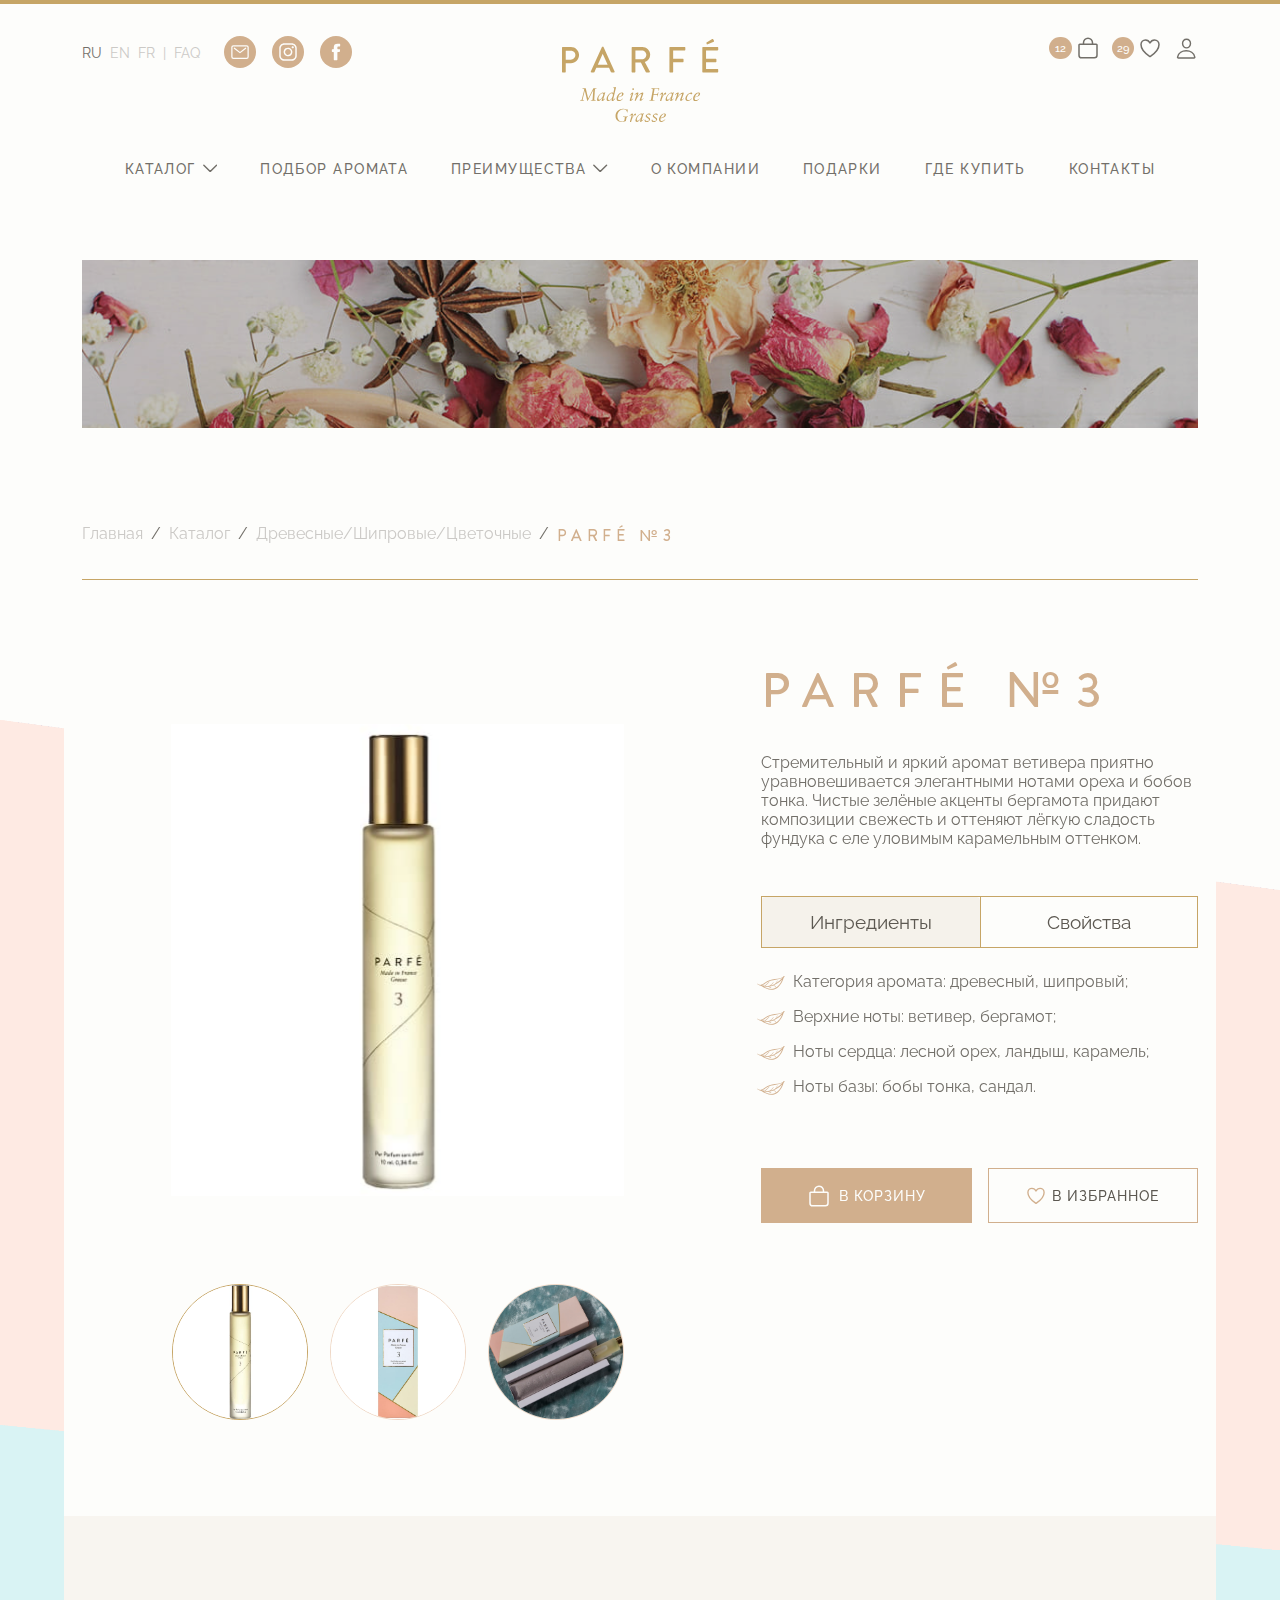
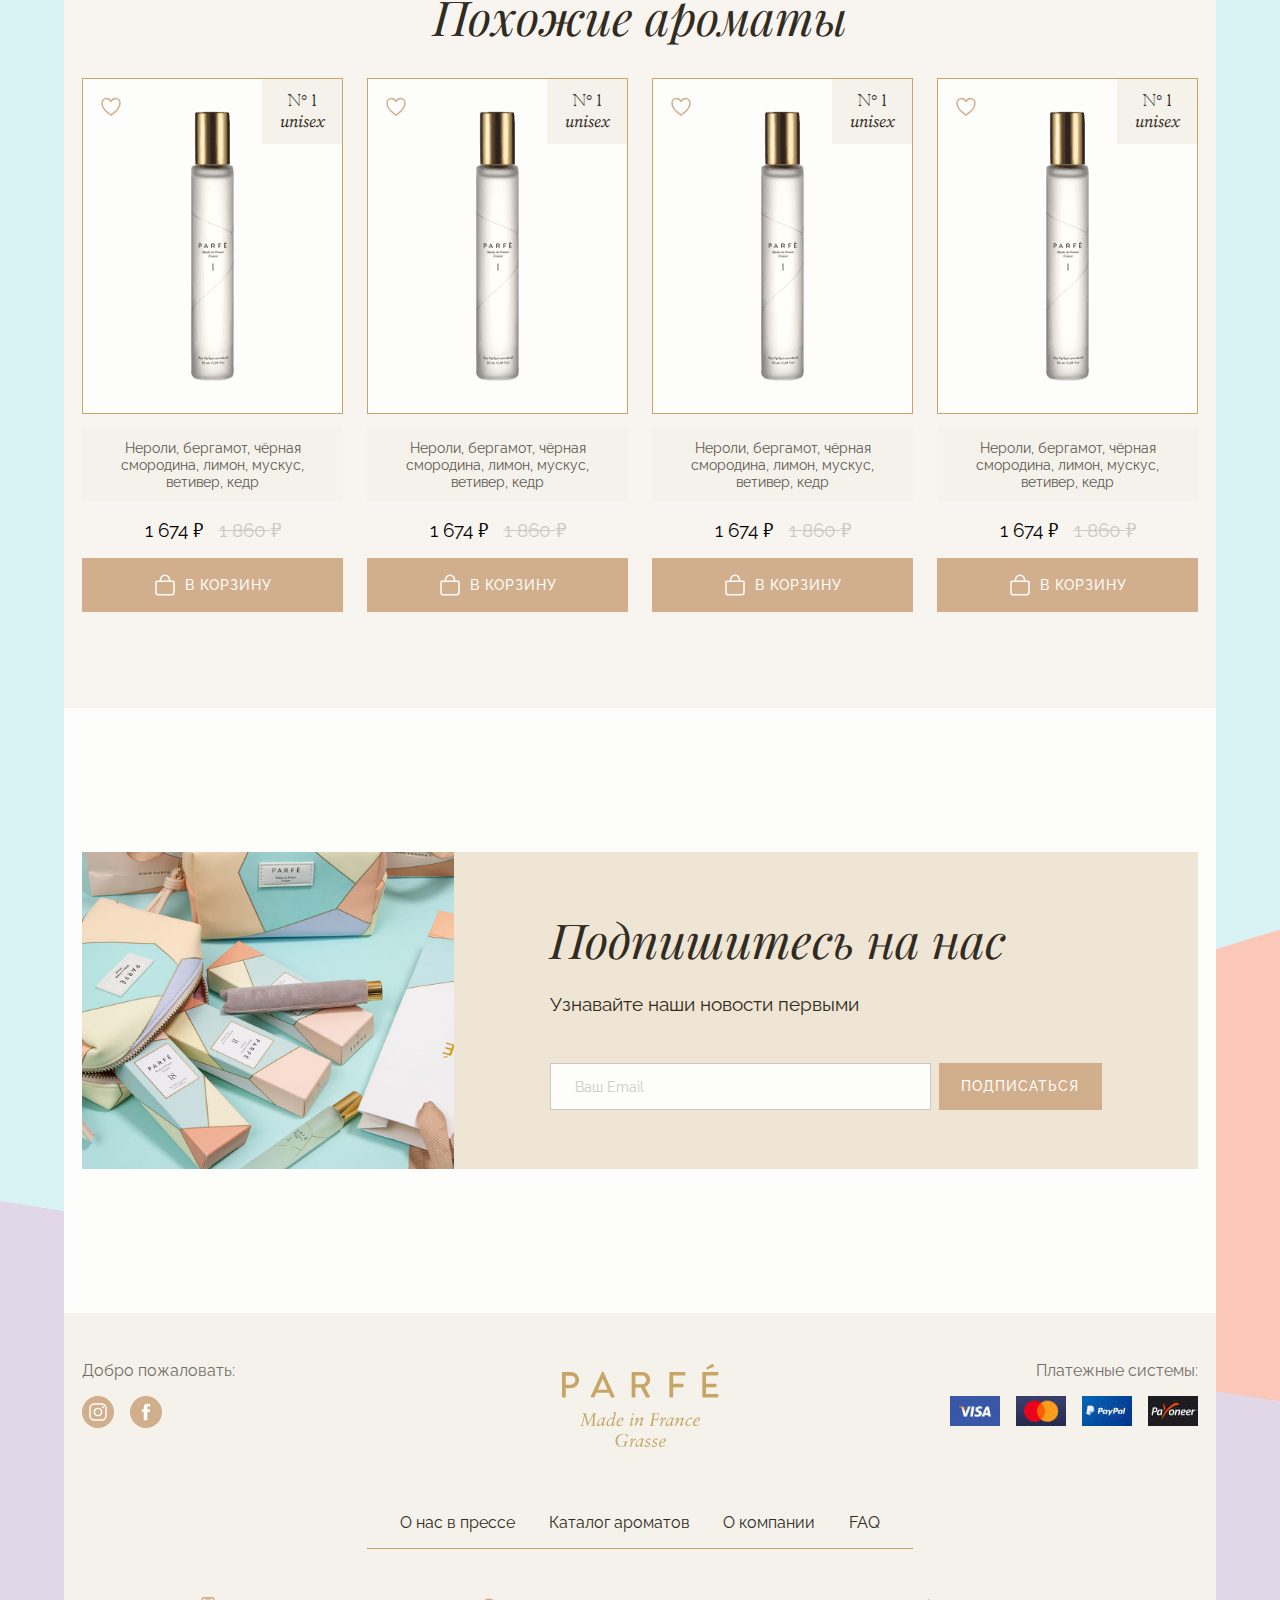
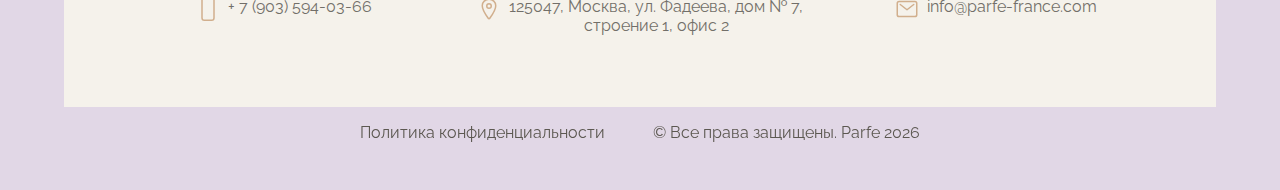
<file: product.html>
<!DOCTYPE html>
<html lang="ru">
<head>
	<meta charset="UTF-8">
	<meta name="viewport" content="width=device-width, initial-scale=1.0">
	<meta http-equiv="X-UA-Compatible" content="ie=edge">
	<title>Товар</title>
	<link rel="shortcut icon" href="" type="image/png">
	<link rel="stylesheet" href="css/bootstrap.min.css" />
	<link rel="stylesheet" href="https://unpkg.com/swiper/swiper-bundle.min.css" />
	<link rel="stylesheet" href="css/img-previewer.css" />
	<link rel="stylesheet" href="css/common.css" />
	<link rel="stylesheet" href="css/style.css" />
	<link rel="stylesheet" href="fonts/fonts.css"/>
	<link href="https://fonts.googleapis.com/css2?family=PT+Sans&family=Comfortaa:wght@300;400&family=Source+Serif+Pro:ital@1&display=swap" rel="stylesheet">
</head>
<body>
	<header>
		<div class="container position-relative">
			<div class="header-grid">
				<div class="h-grid-1">
					<div class="d-flex align-items-center">
						<div class="d-flex f_09 text-uppercase lightengray">
							<a href="" class="simple-link active me-2">ru</a>
							<a href="" class="simple-link me-2">en</a>
							<a href="" class="simple-link me-2">fr</a>
							<span class="me-2">|</span>
							<a href="" class="simple-link">faq</a>
						</div>
						<div class="d-none d-md-flex ms-4">
							<a href="mailto:" class="round-icon me-3">
								<img src="img/icons/e-mail.svg" alt="">
							</a>
							<a href="#" class="round-icon me-3">
								<img src="img/icons/inst.svg" alt="">
							</a>
							<a href="#" class="round-icon me-3">
								<img src="img/icons/fb.svg" alt="">
							</a>
						</div>
					</div>
				</div>
				<div class="h-grid-2">
					<a href="index.html">
						<img src="img/logo.svg" alt="" class="logo-img d-block mx-auto">
					</a>
				</div>
				<div class="h-grid-3">
					<div class="d-flex align-items-center justify-content-end">
						<a href="shopping-cart.html" class="head-btn-svg">
							<div class="count me-xl-1">12</div>
							<svg viewBox="0 0 24 24" fill="none" xmlns="http://www.w3.org/2000/svg">
								<path fill-rule="evenodd" clip-rule="evenodd" d="M3.75 8.25C3.55109 8.25 3.36032 8.32902 3.21967 8.46967C3.07902 8.61032 3 8.80109 3 9V19.125C3 20.5425 4.2075 21.75 5.625 21.75H18.375C19.7925 21.75 21 20.6011 21 19.1836V9C21 8.80109 20.921 8.61032 20.7803 8.46967C20.6397 8.32902 20.4489 8.25 20.25 8.25H3.75Z" stroke-width="1.5" stroke-linecap="round" stroke-linejoin="round"/>
								<path d="M7.5 8.25V6.75C7.5 5.55653 7.97411 4.41193 8.81802 3.56802C9.66193 2.72411 10.8065 2.25 12 2.25V2.25C13.1935 2.25 14.3381 2.72411 15.182 3.56802C16.0259 4.41193 16.5 5.55653 16.5 6.75V8.25" stroke-width="1.5" stroke-linecap="round" stroke-linejoin="round"/>
							</svg>								
						</a>
						<a href="#" class="ml-12 head-btn-svg">
							<div class="count me-xl-1">29</div>
							<svg width="24" height="24" viewBox="0 0 24 24" fill="none" xmlns="http://www.w3.org/2000/svg">
								<path d="M16.5437 4C13.5006 4 12.0006 7 12.0006 7C12.0006 7 10.5006 4 7.45748 4C4.98435 4 3.02591 6.06906 3.0006 8.53797C2.94904 13.6628 7.06607 17.3073 11.5787 20.3702C11.7031 20.4548 11.8501 20.5001 12.0006 20.5001C12.1511 20.5001 12.2981 20.4548 12.4225 20.3702C16.9347 17.3073 21.0517 13.6628 21.0006 8.53797C20.9753 6.06906 19.0169 4 16.5437 4Z" stroke-width="1.5" stroke-linecap="round" stroke-linejoin="round"/>
							</svg>						
						</a>
						<a data-bs-toggle="modal" href="#modal-entrance" class="ml-12 head-btn-svg">
							<svg width="24" height="24" viewBox="0 0 24 24" fill="none" xmlns="http://www.w3.org/2000/svg">
								<path d="M16.4795 7.60156C16.3034 9.97658 14.5029 11.9141 12.5263 11.9141C10.5498 11.9141 8.74617 9.97703 8.57322 7.60156C8.39353 5.13086 10.1455 3.28906 12.5263 3.28906C14.9072 3.28906 16.6592 5.17578 16.4795 7.60156Z" stroke-width="1.42" stroke-linecap="round" stroke-linejoin="round"/>
								<path d="M12.1857 14.7891C8.27745 14.7891 4.31085 16.9453 3.57683 21.0152C3.48833 21.5058 3.76595 21.9766 4.27941 21.9766H20.0919C20.6058 21.9766 20.8834 21.5058 20.7949 21.0152C20.0605 16.9453 16.0939 14.7891 12.1857 14.7891Z" stroke-width="1.42" stroke-miterlimit="10"/>
							</svg>								
						</a>
					</div>
				</div>
				<div class="h-grid-4">
					<nav>
						<ul>
							<li>
								<a href="catalog.html" class="main-menu" data-target="submenu-catalog">
									каталог
									<svg width="14" height="8" viewBox="0 0 14 8" xmlns="http://www.w3.org/2000/svg">
										<path d="M0.8125 0.989502L7 7.177L13.1875 0.989502"/>
									</svg>
								</a>
							</li>
							<li><a href="quiz.html" class="main-menu">Подбор аромата</a></li>
							<li>
								<a href="benefits.html" class="main-menu" data-target="submenu-advantages">
									преимущества
									<svg width="14" height="8" viewBox="0 0 14 8" xmlns="http://www.w3.org/2000/svg">
										<path d="M0.8125 0.989502L7 7.177L13.1875 0.989502"/>
									</svg>
								</a>
							</li>
							<li class="floating"><a href="about.html" class="main-menu">о компании</a></li>
							<li class="floating"><a href="" class="main-menu">подарки</a></li>
							<li><a href="shops.html" class="main-menu">Где купить</a></li>
							<li><a href="" class="main-menu">контакты</a></li>
						</ul>
					</nav>
				</div>
				<div class="h-grid-5">
					<a href="index.html">
						<img src="img/logo-mini.svg" alt="Parfe">
					</a>
				</div>
				<div class="h-grid-6">
					<div class="dropdown d-none d-lg-block">
						<button class="gamburger dropdown-toggle" type="button" id="dropdownMenuButton" data-bs-toggle="dropdown" aria-expanded="false">
							<!-- <img src="img/icons/gamburger.svg" alt="Меню"> -->
							<svg viewBox="0 0 32 32" xmlns="http://www.w3.org/2000/svg">
								<path d="M5 10H27"/>
								<path d="M5.33334 16L24 16"/>
								<path d="M5 22H27"/>
							</svg>
						</button>
						<nav class="dropdown-menu" aria-labelledby="dropdownMenuButton">
							<ul>
								<li><a href="about.html">о компании</a></li>
								<li><a href="">подарки</a></li>
							</ul>
						</nav>
					</div>
					<button type="button" class="gamburger d-block d-lg-none" id="btn-menu" data-bs-toggle="offcanvas" data-bs-target="#mobile-menu">
						<svg viewBox="0 0 32 32" xmlns="http://www.w3.org/2000/svg">
							<path d="M5 10H27"/>
							<path d="M5.33334 16L24 16"/>
							<path d="M5 22H27"/>
						</svg>
					</button>
				</div>
			</div>

			<div class="submenu" id="submenu-catalog" onmouseleave="closeSubmenu(this.id)">
				<div class="row row-cols-3 gx-3">
					<div class="type-1">
						<div class="title color-1-5 ribbon mb-3"><a href="categorie.html">Древесные / Шипровые / Цветочные</a></div>
						<div class="row row-cols-3 row-cols-lg-4 justify-content-center gx-3 gy-3 px-xxl-4">
							<div>
								<a href="product.html" class="item">
									<div class="felix">N° 1</div>
									<div class="source itlc">unisex</div>
								</a>
							</div>
							<div>
								<a href="product.html" class="item">
									<div class="felix">N° 2</div>
									<div class="source itlc">woman</div>
								</a>
							</div>
							<div>
								<a href="product.html" class="item">
									<div class="felix">N° 3</div>
									<div class="source itlc">unisex</div>
								</a>
							</div>
							<div>
								<a href="product.html" class="item">
									<div class="felix">N° 4</div>
									<div class="source itlc">unisex</div>
								</a>
							</div>
							<div>
								<a href="product.html" class="item">
									<div class="felix">N° 5</div>
									<div class="source itlc">woman</div>
								</a>
							</div>
						</div>
					</div>
					<div class="type-2">
						<div class="title color-6-12 mb-3"><a href="categorie.html">Цветочные / Фруктовые</a></div>
						<div class="row row-cols-3 row-cols-lg-4 justify-content-center gx-3 gy-3 px-xxl-4">
							<div>
								<a href="product.html" class="item">
									<div class="felix">N° 6</div>
									<div class="source itlc">woman</div>
								</a>
							</div>
							<div>
								<a href="product.html" class="item">
									<div class="felix">N° 7</div>
									<div class="source itlc">woman</div>
								</a>
							</div>
							<div>
								<a href="product.html" class="item">
									<div class="felix">N° 8</div>
									<div class="source itlc">woman</div>
								</a>
							</div>
							<div>
								<a href="product.html" class="item">
									<div class="felix">N° 9</div>
									<div class="source itlc">woman</div>
								</a>
							</div>
							<div>
								<a href="product.html" class="item">
									<div class="felix">N° 10</div>
									<div class="source itlc">woman</div>
								</a>
							</div>
							<div>
								<a href="product.html" class="item">
									<div class="felix">N° 11</div>
									<div class="source itlc">unisex</div>
								</a>
							</div>
							<div>
								<a href="product.html" class="item">
									<div class="felix">N° 12</div>
									<div class="source itlc">woman</div>
								</a>
							</div>
							<div>
								<a href="product.html" class="item">
									<div class="felix">N° 21</div>
									<div class="source itlc">woman</div>
								</a>
							</div>
						</div>
					</div>
					<div class="type-3">
						<div class="title color-13-20 ribbon mb-3"><a href="categorie.html">Пряные / Ванильные / Восточные</a></div>
						<div class="row row-cols-3 row-cols-lg-4 justify-content-center gx-3 gy-3 px-xxl-4">
							<div>
								<a href="product.html" class="item">
									<div class="felix">N° 13</div>
									<div class="source itlc">woman</div>
								</a>
							</div>
							<div>
								<a href="product.html" class="item">
									<div class="felix">N° 15</div>
									<div class="source itlc">woman</div>
								</a>
							</div>
							<div>
								<a href="product.html" class="item">
									<div class="felix">N° 20</div>
									<div class="source itlc">woman</div>
								</a>
							</div>
						</div>
					</div>
				</div>
			</div>
			<div class="submenu" id="submenu-advantages" onmouseleave="closeSubmenu(this.id)">
				<div class="row row-cols-6 gx-3 gx-xl-4">
					<div>
						<figure>
							<img src="img/icons/plus1.svg" alt="Абсолютная стойкость на каждый день">
							<figcaption><a href="">Абсолютная стойкость на каждый день</a></figcaption>
						</figure>
					</div>
					<div>
						<figure>
							<img src="img/icons/plus2.svg" alt="Компактный и практичный формат">
							<figcaption><a href="">Компактный и практичный формат</a></figcaption>
						</figure>
					</div>
					<div>
						<figure>
							<img src="img/icons/plus3.svg" alt="Натуральные ингредиенты — природные афродизиаки">
							<figcaption><a href="">Натуральные ингредиенты — природные афродизиаки</a></figcaption>
						</figure>
					</div>
					<div>
						<figure>
							<img src="img/icons/plus4.svg" alt="Не содержит спирта, только “сердце парфюма”">
							<figcaption><a href="">Не содержит спирта, только “сердце парфюма”</a></figcaption>
						</figure>
					</div>
					<div>
						<figure>
							<img src="img/icons/plus5.svg" alt="Богатая палитра ароматов">
							<figcaption><a href="">Богатая палитра ароматов</a></figcaption>
						</figure>
					</div>
					<div>
						<figure>
							<img src="img/icons/plus6.svg" alt="Не испытывается на животных">
							<figcaption><a href="">Не испытывается на животных</a></figcaption>
						</figure>
					</div>
				</div>
			</div>
		</div>
	</header>

	<main>
		<section id="sec-10" class="mb-6">
			<div class="container">
				<div class="product-cover">
					<img src="img/img6.jpg" alt="">
					<div class="text"></div>
				</div>
			</div>
		</section>

		<section id="sec-14" class="mb-6">
			<div class="container">
				<nav aria-label="breadcrumb">
					<ol class="breadcrumb">
						<li class="breadcrumb-item"><a href="index.html">Главная</a></li>
						<li class="breadcrumb-item"><a href="catalog.html">Каталог</a></li>
						<li class="breadcrumb-item"><a href="categorie.html">Древесные/Шипровые/Цветочные</a></li>
						<li class="breadcrumb-item">
							<a href="product.html" class="brandon fw_5 powder norm text-uppercase ls-3">Parfé <span class="lato">№</span>3</a>
						</li>
					</ol>
				</nav>
			</div>
			
			<div class="container product-card">
				<hr>
				<div class="row gx-4 gx-lg-5">
					<div class="col-md-6 col-xl-7 mb-5 mb-md-0">
						<div class="swiper-product-main">
							<div class="swiper-wrapper">
								<div class="swiper-slide">
									<img src="img/parfume/3-1.jpg" alt="Parfé №3" class="img-fluid">
								</div>
								<div class="swiper-slide">
									<img src="img/parfume/3-2.jpg" alt="Parfé №3" class="img-fluid">
								</div>
								<div class="swiper-slide">
									<img src="img/parfume/3-3.jpg" alt="Parfé №3" class="img-fluid">
								</div>
							</div>
						</div>
						<div class="swiper-product-thumbs mt-4">
							<div class="swiper-wrapper">
								<div class="swiper-slide">
									<img src="img/parfume/3-1.jpg" alt="Parfé №3" class="img-fluid">
								</div>
								<div class="swiper-slide">
									<img src="img/parfume/3-2.jpg" alt="Parfé №3" class="img-fluid">
								</div>
								<div class="swiper-slide">
									<img src="img/parfume/3-3.jpg" alt="Parfé №3" class="img-fluid">
								</div>
							</div>
						</div>
					</div>
					<div class="col-md-6 col-xl-5">
						<h2 class="text-start brandon fw_5 powder norm text-uppercase ls-3">Parfé <span class="lato">№</span>3 </span></h2>
						<div class="lightgray mb-4 mb-sm-5">
							<p>Стремительный и яркий аромат ветивера приятно уравновешивается элегантными нотами ореха и бобов тонка. Чистые зелёные акценты бергамота придают композиции свежесть и оттеняют лёгкую сладость фундука с еле уловимым карамельным оттенком.</p>
						</div>

						<!-- Nav tabs -->
						<ul class="nav nav-tabs mb-4" id="myTab" role="tablist">
							<li class="nav-item" role="presentation">
								<button class="nav-link active" data-bs-toggle="tab" data-bs-target="#tab-notes" type="button" role="tab" aria-selected="true">Ингредиенты</button>
							</li>
							<li class="nav-item" role="presentation">
								<button class="nav-link" data-bs-toggle="tab" data-bs-target="#tab-properties" type="button" role="tab" aria-selected="false">Свойства</button>
							</li>
						</ul>
						<!-- Tab panes -->
						<div class="tab-content mb-4 mb-md-5">
							<div class="tab-pane active" id="tab-notes" role="tabpanel">
								<ul class="list">
									<li>Категория аромата: древесный, шипровый;</li>
									<li>Верхние ноты: ветивер, бергамот;</li>
									<li>Ноты сердца: лесной орех, ландыш, карамель;</li>
									<li>Ноты базы: бобы тонка, сандал.</li>
								</ul>
							</div>
							<div class="tab-pane" id="tab-properties" role="tabpanel">
								<p>Lorem ipsum dolor sit amet consectetur adipisicing elit. Fugit dolore, alias eaque totam natus deleniti odit, voluptatum nemo quia iste atque tempore suscipit quaerat praesentium modi provident eius hic reprehenderit!</p>
							</div>
						</div>

						<div class="row row-cols-2 gx-0 gx-sm-1 gx-lg-3 pt-4">
							<div>
								<button type="button" class="btn_main btn_1 w-100">
									<img src="img/icons/shopping-cart-2.svg" class="me-1 me-sm-2">
									В корзину
								</button>
							</div>
							<div>
								<button type="button" onclick="fav(this)" class="btn_main btn_3  w-100 h-100 fav-btn" data-fav="false">
									<svg viewBox="0 0 20 19" fill="none" xmlns="http://www.w3.org/2000/svg">
										<path d="M14.5437 1C11.5006 1 10.0006 4 10.0006 4C10.0006 4 8.5006 1 5.45748 1C2.98435 1 1.02591 3.06906 1.0006 5.53797C0.949039 10.6628 5.06607 14.3073 9.57873 17.3702C9.70314 17.4548 9.85013 17.5001 10.0006 17.5001C10.1511 17.5001 10.2981 17.4548 10.4225 17.3702C14.9347 14.3073 19.0517 10.6628 19.0006 5.53797C18.9753 3.06906 17.0169 1 14.5437 1Z" fill="#D1AF8D"/>
									</svg>
								</button>
							</div>
						</div>
						
					</div>
				</div>
			</div>
		</section>

		<section id="sec-13" class="mb-6 py-5">
			<div class="container pt-4 pb-5">
				<h2>Похожие ароматы</h2>
				<div class="row row-cols-2 row-cols-md-3 row-cols-lg-4 g-4 justify-content-center">
					<div>
						<div class="item item-full">
							<div class="box">
								<img src="img/parfume/1.png" alt="">
								<div class="sticker color-1-5">
									<div class="felix">N° 1</div>
									<div class="source itlc">unisex</div>
								</div>
								<button type="button" onclick="fav(this)" class="btn_icon fav-btn" data-fav="false">
									<svg viewBox="0 0 20 19" fill="none" xmlns="http://www.w3.org/2000/svg">
										<path d="M14.5437 1C11.5006 1 10.0006 4 10.0006 4C10.0006 4 8.5006 1 5.45748 1C2.98435 1 1.02591 3.06906 1.0006 5.53797C0.949039 10.6628 5.06607 14.3073 9.57873 17.3702C9.70314 17.4548 9.85013 17.5001 10.0006 17.5001C10.1511 17.5001 10.2981 17.4548 10.4225 17.3702C14.9347 14.3073 19.0517 10.6628 19.0006 5.53797C18.9753 3.06906 17.0169 1 14.5437 1Z" />
									</svg>
								</button>
							</div>
							<div class="text color-1-5">
								<p>Нероли, бергамот, чёрная смородина, лимон, мускус, ветивер, кедр</p>
							</div>
							<div class="d-flex justify-content-center mt-3 f_12">
								<div class="black">1 674 <span class="pt">₽</span></div>
								<div class="old-price ms-2 ms-sm-3">1 860 <span class="pt">₽</span></div>
							</div>
							<button type="button" class="btn_main btn_1 mt-3 w-100">
								<img src="img/icons/shopping-cart-2.svg" class="me-1 me-sm-2">
								В корзину
							</button>
						</div>
					</div>
					<div>
						<div class="item item-full">
							<div class="box">
								<img src="img/parfume/1.png" alt="">
								<div class="sticker color-1-5">
									<div class="felix">N° 1</div>
									<div class="source itlc">unisex</div>
								</div>
								<button type="button" onclick="fav(this)" class="btn_icon fav-btn" data-fav="false">
									<svg viewBox="0 0 20 19" fill="none" xmlns="http://www.w3.org/2000/svg">
										<path d="M14.5437 1C11.5006 1 10.0006 4 10.0006 4C10.0006 4 8.5006 1 5.45748 1C2.98435 1 1.02591 3.06906 1.0006 5.53797C0.949039 10.6628 5.06607 14.3073 9.57873 17.3702C9.70314 17.4548 9.85013 17.5001 10.0006 17.5001C10.1511 17.5001 10.2981 17.4548 10.4225 17.3702C14.9347 14.3073 19.0517 10.6628 19.0006 5.53797C18.9753 3.06906 17.0169 1 14.5437 1Z" />
									</svg>
								</button>
							</div>
							<div class="text color-1-5">
								<p>Нероли, бергамот, чёрная смородина, лимон, мускус, ветивер, кедр</p>
							</div>
							<div class="d-flex justify-content-center mt-3 f_12">
								<div class="black">1 674 <span class="pt">₽</span></div>
								<div class="old-price ms-2 ms-sm-3">1 860 <span class="pt">₽</span></div>
							</div>
							<button type="button" class="btn_main btn_1 mt-3 w-100">
								<img src="img/icons/shopping-cart-2.svg" class="me-1 me-sm-2">
								В корзину
							</button>
						</div>
					</div>
					<div>
						<div class="item item-full">
							<div class="box">
								<img src="img/parfume/1.png" alt="">
								<div class="sticker color-1-5">
									<div class="felix">N° 1</div>
									<div class="source itlc">unisex</div>
								</div>
								<button type="button" onclick="fav(this)" class="btn_icon fav-btn" data-fav="false">
									<svg viewBox="0 0 20 19" fill="none" xmlns="http://www.w3.org/2000/svg">
										<path d="M14.5437 1C11.5006 1 10.0006 4 10.0006 4C10.0006 4 8.5006 1 5.45748 1C2.98435 1 1.02591 3.06906 1.0006 5.53797C0.949039 10.6628 5.06607 14.3073 9.57873 17.3702C9.70314 17.4548 9.85013 17.5001 10.0006 17.5001C10.1511 17.5001 10.2981 17.4548 10.4225 17.3702C14.9347 14.3073 19.0517 10.6628 19.0006 5.53797C18.9753 3.06906 17.0169 1 14.5437 1Z" />
									</svg>
								</button>
							</div>
							<div class="text color-1-5">
								<p>Нероли, бергамот, чёрная смородина, лимон, мускус, ветивер, кедр</p>
							</div>
							<div class="d-flex justify-content-center mt-3 f_12">
								<div class="black">1 674 <span class="pt">₽</span></div>
								<div class="old-price ms-2 ms-sm-3">1 860 <span class="pt">₽</span></div>
							</div>
							<button type="button" class="btn_main btn_1 mt-3 w-100">
								<img src="img/icons/shopping-cart-2.svg" class="me-1 me-sm-2">
								В корзину
							</button>
						</div>
					</div>
					<div>
						<div class="item item-full">
							<div class="box">
								<img src="img/parfume/1.png" alt="">
								<div class="sticker color-1-5">
									<div class="felix">N° 1</div>
									<div class="source itlc">unisex</div>
								</div>
								<button type="button" onclick="fav(this)" class="btn_icon fav-btn" data-fav="false">
									<svg viewBox="0 0 20 19" fill="none" xmlns="http://www.w3.org/2000/svg">
										<path d="M14.5437 1C11.5006 1 10.0006 4 10.0006 4C10.0006 4 8.5006 1 5.45748 1C2.98435 1 1.02591 3.06906 1.0006 5.53797C0.949039 10.6628 5.06607 14.3073 9.57873 17.3702C9.70314 17.4548 9.85013 17.5001 10.0006 17.5001C10.1511 17.5001 10.2981 17.4548 10.4225 17.3702C14.9347 14.3073 19.0517 10.6628 19.0006 5.53797C18.9753 3.06906 17.0169 1 14.5437 1Z" />
									</svg>
								</button>
							</div>
							<div class="text color-1-5">
								<p>Нероли, бергамот, чёрная смородина, лимон, мускус, ветивер, кедр</p>
							</div>
							<div class="d-flex justify-content-center mt-3 f_12">
								<div class="black">1 674 <span class="pt">₽</span></div>
								<div class="old-price ms-2 ms-sm-3">1 860 <span class="pt">₽</span></div>
							</div>
							<button type="button" class="btn_main btn_1 mt-3 w-100">
								<img src="img/icons/shopping-cart-2.svg" class="me-1 me-sm-2">
								В корзину
							</button>
						</div>
					</div>
				</div>
			</div>
		</section>

		<section id="sec-9" class="mb-6 py-xl-5">
			<div class="container">
				<div class="row gx-0">
					<div class="d-none d-md-block col-4">
						<img src="img/img2.jpg" alt="" class="img-fluid">
					</div>
					<div class="col-md-8">
						<form action="">
							<h2 class="text-md-start mb-3 mb-lg-4">Подпишитесь на нас</h2>
							<div class="text-center text-md-start f_12 mb-3 mb-lg-5">Узнавайте наши новости первыми</div>
							<div class="d-flex flex-column flex-sm-row">
								<input type="text" placeholder="Ваш Email" required>
								<button type="submit" class="btn_main btn_1 mx-auto ms-sm-2 mt-2 mt-sm-0">Подписаться</button>
							</div>
						</form>
					</div>
				</div>
			</div>
		</section>

		<footer>
			<div class="container py-4 py-md-5">
				<div class="row mb-md-5">
					<div class="d-none d-md-block col-4">
						<div class="lightgray mb-3">Добро пожаловать:</div>
						<div class="d-flex">
							<a href="#" class="round-icon me-3">
								<img src="img/icons/inst.svg" alt="">
							</a>
							<a href="#" class="round-icon me-3">
								<img src="img/icons/fb.svg" alt="">
							</a>
						</div>
					</div>
					<div class="col-md-4">
						<a href="index.html">
							<img src="img/logo.svg" alt="" class="d-block mx-auto">
						</a>
					</div>
					<div class="col-md-4 text-center text-md-end mt-3 mt-md-0">
						<div class="lightgray mb-3">Платежные системы:</div>
						<div class="d-flex justify-content-center justify-content-md-end">
							<img src="img/icons/visa.jpg">
							<img src="img/icons/mastercard.jpg" class="ms-1 ms-lg-3">
							<img src="img/icons/paypal.jpg" class="ms-1 ms-lg-3">
							<img src="img/icons/payoneer.jpg" class="ms-1 ms-lg-3">
						</div>
					</div>
				</div>
				<div class="d-none d-md-flex row justify-content-center mb-5">
					<div class="col-md-8 col-lg-7 col-xl-6">
						<nav>
							<a href="">О нас в прессе</a>
							<a href="catalog.html">Каталог ароматов</a>
							<a href="about.html">О компании</a>
							<a href="">FAQ</a>
						</nav>
					</div>
				</div>
				<div class="d-none d-md-flex row justify-content-center mb-lg-4 lightgray">
					<div class="col-xl-10">
						<div class="row">
							<div class="order-1 col-6 col-lg-3">
								<div class="d-flex justify-content-center">
									<img src="img/icons/phone.svg" alt="" class="icon me-2">
									<a href="tel:+79035940366">+ 7 (903) 594-03-66</a>
								</div>
							</div>
							<div class="order-3 order-lg-2 col-12 col-lg-6 mt-4 mt-lg-0">
								<div class="d-flex justify-content-center">
									<img src="img/icons/address.svg" alt="" class="icon me-2">
									<span class="text-center">125047, Москва, ул. Фадеева, дом № 7,<br> строение 1, офис 2</span>
								</div>
							</div>
							<div class="order-2 order-lg-3 col-6 col-lg-3">
								<div class="d-flex justify-content-center">
									<img src="img/icons/e-mail-2.svg" alt="" class="icon me-2">
									<a href="mailto:info@parfe-france.com">info@parfe-france.com</a>
								</div>
							</div>
						</div>
					</div>
				</div>
			</div>
		</footer>
	</main>

	<div class="container d-flex flex-column flex-sm-row justify-content-center align-items-center pt-3 pb-5 gray">
		<div><a href="#">Политика конфиденциальности</a></div>
		<div class="ms-sm-5 mt-3 mt-sm-0">© Все права защищены. Parfe <span id="year"></span></div>
	</div>

	<div id="shadow"></div>

	<div class="offcanvas offcanvas-start" tabindex="-1" id="mobile-menu">
		<div class="offcanvas-body">
			<div class="offcanvas-box p-4 p-sm-5">
				<div class="d-flex f_09 text-uppercase lightengray d-md-none mb-5">
					<a href="" class="lightgray me-2">ru</a>
					<a href="" class="me-2">en</a>
					<a href="" class="me-2">fr</a>
					<span class="me-2">|</span>
					<a href="">faq</a>
				</div>
				<nav class="mb-5 mb-md-0">
					<ul>
						<li><a href="catalog.html">каталог</a></li>
						<li><a href="quiz.html">Подбор аромата</a></li>
						<li><a href="benefits.html">преимущества</a></li>
						<li><a href="about.html">о компании</a></li>
						<li><a href="">подарки</a></li>
						<li><a href="shops.html">Где купить</a></li>
						<li><a href="">контакты</a></li>
						<li><a href="">О нас в прессе</a></li>
						<li><a href="">FAQ</a></li>
					</ul>
				</nav>
				<div class="d-flex d-md-none mb-4">
					<a href="mailto:" class="round-icon me-3">
						<img src="img/icons/e-mail.svg" alt="">
					</a>
					<a href="#" class="round-icon me-3">
						<img src="img/icons/inst.svg" alt="">
					</a>
					<a href="#" class="round-icon me-3">
						<img src="img/icons/fb.svg" alt="">
					</a>
				</div>
				<div class="d-fle d-md-none mb-3">
					<img src="img/icons/phone.svg" alt="" class="icon me-2">
					<a href="tel:+79035940366">+ 7 (903) 594-03-66</a>
				</div>
				<div class="d-flex d-md-none">
					<img src="img/icons/address.svg" alt="" class="icon me-2">
					<span class="text-start">125047, Москва, ул. Фадеева, дом № 7, строение 1, офис 2</span>
				</div>
			</div>
			<button type="button" class="btn-close" data-bs-dismiss="offcanvas">
				<svg viewBox="0 0 32 32" fill="none" xmlns="http://www.w3.org/2000/svg">
					<path d="M23 23L9 9"/>
					<path d="M23 9L9 23"/>
				</svg>							
			</button>
		</div>
	</div>

	<div class="modal fade" id="myModal" tabindex="-1" aria-hidden="true">
		<div class="modal-dialog modal-dialog-centered modal-dialog-scrollable">
			<div class="modal-content">
				<div class="modal-body">
					<div class="box">
						<h3 class="gold">Скидка 10% на первую покупку</h3>
						<p class="text-center gray mb-4">Зарегестрируйтесь в личном кабинете и получите скидку 10% на первую покупку в нашем магазине</p>
						<div class="row justify-content-center">
							<div class="col-sm-8 col-md-6">
								<section class="change-forms">
									<form action="" class="entrance">
										<input type="text" placeholder="e-mail" class="b-lgray mb-2">
										<div class="password mb-3">
											<input type="password" name="password" placeholder="пароль" minlength="6" maxlength="16" class="b-lgray">
											<button type="button" data-state="invisible" class="pass_btn" onclick="change_state(this)"></button>
										</div>
										<button type="submit" class="btn_main btn_1 mx-auto mt-4">Войти</button>
										<div class="d-flex justify-content-center align-items-center mt-3">
											или <button type="button" class="powder ms-2" onclick="swap_form(this.closest('form'))">зарегистрироваться</button>
										</div>
									</form>
									<form action="" class="registration d-none">
										<input type="text" placeholder="e-mail" class="b-lgray mb-2">
										<div class="password mb-3">
											<input type="password" name="password" placeholder="пароль" minlength="6" maxlength="16" class="b-lgray">
											<button type="button" data-state="invisible" class="pass_btn" onclick="change_state(this)"></button>
										</div>
										<button type="submit" class="btn_main btn_1 mx-auto">зарегистрироваться</button>
										<div class="d-flex justify-content-center align-items-center mt-3 f_09">
											или <button type="button" class="powder ms-2" onclick="swap_form(this.closest('form'))">войти</button>
										</div>
									</form>
								</section>
							</div>
						</div>
					</div>
					<button type="button" class="btn-close" data-bs-dismiss="modal">
						<svg viewBox="0 0 32 32" fill="none" xmlns="http://www.w3.org/2000/svg">
							<path d="M23 23L9 9"/>
							<path d="M23 9L9 23"/>
						</svg>							
					</button>
				</div>
			</div>
		</div>
	</div>

	<div class="modal fade" id="gift" tabindex="-1" aria-hidden="true">
		<div class="modal-dialog modal-dialog-centered modal-dialog-scrollable">
			<div class="modal-content">
				<div class="modal-body">
					<div class="color-1-5 px-4 py-3 d-flex flex-wrap align-items-center mb-3">
						<div class="source f_15 f_15 me-5">Древесные / Шипровые / Цветочные</div>
						<div class="text-center me-3">
							<div class="felix">N° 1</div>
							<div class="source itlc">unisex</div>
						</div>
						<div class="text-center me-3">
							<div class="felix">N° 2</div>
							<div class="source itlc">woman</div>
						</div>
						<div class="text-center me-3">
							<div class="felix">N° 3</div>
							<div class="source itlc">unisex</div>
						</div>
						<div class="text-center me-3">
							<div class="felix">N° 4</div>
							<div class="source itlc">unisex</div>
						</div>
						<div class="text-center me-3">
							<div class="felix">N° 5</div>
							<div class="source itlc">woman</div>
						</div>
					</div>

					<div class="color-6-12 px-4 py-3 d-flex flex-wrap align-items-center mb-3">
						<div class="source f_15 f_15 me-5">Цветочные / Фруктовые</div>
						<div class="text-center me-3">
							<div class="felix">N° 6</div>
							<div class="source itlc">unisex</div>
						</div>
						<div class="text-center me-3">
							<div class="felix">N° 7</div>
							<div class="source itlc">woman</div>
						</div>
						<div class="text-center me-3">
							<div class="felix">N° 8</div>
							<div class="source itlc">unisex</div>
						</div>
						<div class="text-center me-3">
							<div class="felix">N° 9</div>
							<div class="source itlc">unisex</div>
						</div>
						<div class="text-center me-3">
							<div class="felix">N° 10</div>
							<div class="source itlc">woman</div>
						</div>
						<div class="text-center me-3">
							<div class="felix">N° 11</div>
							<div class="source itlc">woman</div>
						</div>
						<div class="text-center me-3">
							<div class="felix">N° 12</div>
							<div class="source itlc">woman</div>
						</div>
						<div class="text-center me-3">
							<div class="felix">N° 21</div>
							<div class="source itlc">woman</div>
						</div>
					</div>

					<div class="color-13-20 px-4 py-3 d-flex flex-wrap align-items-center mb-3">
						<div class="source f_15 f_15 me-5">Пряные / Ванильные / Восточные</div>
						<div class="text-center me-3">
							<div class="felix">N° 13</div>
							<div class="source itlc">woman</div>
						</div>
						<div class="text-center me-3">
							<div class="felix">N° 15</div>
							<div class="source itlc">woman</div>
						</div>
						<div class="text-center me-3">
							<div class="felix">N° 20</div>
							<div class="source itlc">woman</div>
						</div>
					</div>

					<form action="">
						<div class="row row-cols-md-2 mt-4">
							<div>
								<div class="radio-block">
									<input type="radio" name="sachet" value="1">
									<div class="item-card mb-4">
										<div class="img color-1-5">
											<img src="img/parfume/1.png" alt="">
										</div>
										<div class="color-1-5 text">
											<div class="text-start brandon fw_5 norm text-uppercase ls-3">Parfé <span class="com fw_4">№</span>1</div>
											<div class="source">Цветочно-пудровый / Древесный:</div>
											<div class="gray">мускус, ваниль, бобы тонка, гвоздика, жасмин, вишня, пачули, розовый перец, амбра, белый кедр, ветивер</div>
										</div>
									</div>
								</div>
								<div class="radio-block">
									<input type="radio" name="sachet" value="2">
									<div class="item-card mb-4">
										<div class="img color-1-5">
											<img src="img/parfume/1.png" alt="">
										</div>
										<div class="color-1-5 text">
											<div class="text-start brandon fw_5 norm text-uppercase ls-3">Parfé <span class="com">№</span>2</div>
											<div class="source">Цветочно-пудровый / Древесный:</div>
											<div class="gray">мускус, ваниль, бобы тонка, гвоздика, жасмин, вишня, пачули, розовый перец, амбра, белый кедр, ветивер</div>
										</div>
									</div>
								</div>
								<div class="radio-block">
									<input type="radio" name="sachet" value="3">
									<div class="item-card mb-4">
										<div class="img color-1-5">
											<img src="img/parfume/1.png" alt="">
										</div>
										<div class="color-1-5 text">
											<div class="text-start brandon fw_5 norm text-uppercase ls-3">Parfé <span class="com">№</span>3</div>
											<div class="source">Цветочно-пудровый / Древесный:</div>
											<div class="gray">мускус, ваниль, бобы тонка, гвоздика, жасмин, вишня, пачули, розовый перец, амбра, белый кедр, ветивер</div>
										</div>
									</div>
								</div>
								<div class="radio-block">
									<input type="radio" name="sachet" value="4">
									<div class="item-card mb-4">
										<div class="img color-1-5">
											<img src="img/parfume/1.png" alt="">
										</div>
										<div class="color-1-5 text">
											<div class="text-start brandon fw_5 norm text-uppercase ls-3">Parfé <span class="com">№</span>4</div>
											<div class="source">Цветочно-пудровый / Древесный:</div>
											<div class="gray">мускус, ваниль, бобы тонка, гвоздика, жасмин, вишня, пачули, розовый перец, амбра, белый кедр, ветивер</div>
										</div>
									</div>
								</div>
								<div class="radio-block">
									<input type="radio" name="sachet" value="5">
									<div class="item-card mb-4">
										<div class="img color-1-5">
											<img src="img/parfume/1.png" alt="">
										</div>
										<div class="color-1-5 text">
											<div class="text-start brandon fw_5 norm text-uppercase ls-3">Parfé <span class="com">№</span>5</div>
											<div class="source">Цветочно-пудровый / Древесный:</div>
											<div class="gray">мускус, ваниль, бобы тонка, гвоздика, жасмин, вишня, пачули, розовый перец, амбра, белый кедр, ветивер</div>
										</div>
									</div>
								</div>
								<div class="radio-block">
									<input type="radio" name="sachet" value="6">
									<div class="item-card mb-4">
										<div class="img color-6-12">
											<img src="img/parfume/6.png" alt="">
										</div>
										<div class="color-6-12 text">
											<div class="text-start brandon fw_5 norm text-uppercase ls-3">Parfé <span class="com">№</span>6</div>
											<div class="source">Цветочно-пудровый / Древесный:</div>
											<div class="gray">мускус, ваниль, бобы тонка, гвоздика, жасмин, вишня, пачули, розовый перец, амбра, белый кедр, ветивер</div>
										</div>
									</div>
								</div>
								<div class="radio-block">
									<input type="radio" name="sachet" value="7">
									<div class="item-card mb-4">
										<div class="img color-6-12">
											<img src="img/parfume/6.png" alt="">
										</div>
										<div class="color-6-12 text">
											<div class="text-start brandon fw_5 norm text-uppercase ls-3">Parfé <span class="com">№</span>7</div>
											<div class="source">Цветочно-пудровый / Древесный:</div>
											<div class="gray">мускус, ваниль, бобы тонка, гвоздика, жасмин, вишня, пачули, розовый перец, амбра, белый кедр, ветивер</div>
										</div>
									</div>
								</div>
								<div class="radio-block">
									<input type="radio" name="sachet" value="8">
									<div class="item-card mb-4">
										<div class="img color-6-12">
											<img src="img/parfume/6.png" alt="">
										</div>
										<div class="color-6-12 text">
											<div class="text-start brandon fw_5 norm text-uppercase ls-3">Parfé <span class="com">№</span>8</div>
											<div class="source">Цветочно-пудровый / Древесный:</div>
											<div class="gray">мускус, ваниль, бобы тонка, гвоздика, жасмин, вишня, пачули, розовый перец, амбра, белый кедр, ветивер</div>
										</div>
									</div>
								</div>
							</div>
							<div>
								<div class="radio-block">
									<input type="radio" name="sachet" value="9">
									<div class="item-card mb-4">
										<div class="img color-6-12">
											<img src="img/parfume/6.png" alt="">
										</div>
										<div class="color-6-12 text">
											<div class="text-start brandon fw_5 norm text-uppercase ls-3">Parfé <span class="com">№</span>9</div>
											<div class="source">Цветочно-пудровый / Древесный:</div>
											<div class="gray">мускус, ваниль, бобы тонка, гвоздика, жасмин, вишня, пачули, розовый перец, амбра, белый кедр, ветивер</div>
										</div>
									</div>
								</div>
								<div class="radio-block">
									<input type="radio" name="sachet" value="10">
									<div class="item-card mb-4">
										<div class="img color-6-12">
											<img src="img/parfume/6.png" alt="">
										</div>
										<div class="color-6-12 text">
											<div class="text-start brandon fw_5 norm text-uppercase ls-3">Parfé <span class="com">№</span>10</div>
											<div class="source">Цветочно-пудровый / Древесный:</div>
											<div class="gray">мускус, ваниль, бобы тонка, гвоздика, жасмин, вишня, пачули, розовый перец, амбра, белый кедр, ветивер</div>
										</div>
									</div>
								</div>
								<div class="radio-block">
									<input type="radio" name="sachet" value="11">
									<div class="item-card mb-4">
										<div class="img color-6-12">
											<img src="img/parfume/6.png" alt="">
										</div>
										<div class="color-6-12 text">
											<div class="text-start brandon fw_5 norm text-uppercase ls-3">Parfé <span class="com">№</span>11</div>
											<div class="source">Цветочно-пудровый / Древесный:</div>
											<div class="gray">мускус, ваниль, бобы тонка, гвоздика, жасмин, вишня, пачули, розовый перец, амбра, белый кедр, ветивер</div>
										</div>
									</div>
								</div>
								<div class="radio-block">
									<input type="radio" name="sachet" value="12">
									<div class="item-card mb-4">
										<div class="img color-6-12">
											<img src="img/parfume/6.png" alt="">
										</div>
										<div class="color-6-12 text">
											<div class="text-start brandon fw_5 norm text-uppercase ls-3">Parfé <span class="com">№</span>12</div>
											<div class="source">Цветочно-пудровый / Древесный:</div>
											<div class="gray">мускус, ваниль, бобы тонка, гвоздика, жасмин, вишня, пачули, розовый перец, амбра, белый кедр, ветивер</div>
										</div>
									</div>
								</div>
								<div class="radio-block">
									<input type="radio" name="sachet" value="13">
									<div class="item-card mb-4">
										<div class="img color-13-20">
											<img src="img/parfume/20.png" alt="">
										</div>
										<div class="color-13-20 text">
											<div class="text-start brandon fw_5 norm text-uppercase ls-3">Parfé <span class="com">№</span>13</div>
											<div class="source">Цветочно-пудровый / Древесный:</div>
											<div class="gray">мускус, ваниль, бобы тонка, гвоздика, жасмин, вишня, пачули, розовый перец, амбра, белый кедр, ветивер</div>
										</div>
									</div>
								</div>
								<div class="radio-block">
									<input type="radio" name="sachet" value="15">
									<div class="item-card mb-4">
										<div class="img color-13-20">
											<img src="img/parfume/20.png" alt="">
										</div>
										<div class="color-13-20 text">
											<div class="text-start brandon fw_5 norm text-uppercase ls-3">Parfé <span class="com">№</span>15</div>
											<div class="source">Цветочно-пудровый / Древесный:</div>
											<div class="gray">мускус, ваниль, бобы тонка, гвоздика, жасмин, вишня, пачули, розовый перец, амбра, белый кедр, ветивер</div>
										</div>
									</div>
								</div>
								<div class="radio-block">
									<input type="radio" name="sachet" value="20">
									<div class="item-card mb-4">
										<div class="img color-13-20">
											<img src="img/parfume/20.png" alt="">
										</div>
										<div class="color-13-20 text">
											<div class="text-start brandon fw_5 norm text-uppercase ls-3">Parfé <span class="com">№</span>20</div>
											<div class="source">Цветочно-пудровый / Древесный:</div>
											<div class="gray">мускус, ваниль, бобы тонка, гвоздика, жасмин, вишня, пачули, розовый перец, амбра, белый кедр, ветивер</div>
										</div>
									</div>
								</div>
								<div class="radio-block">
									<input type="radio" name="sachet" value="21">
									<div class="item-card mb-4">
										<div class="img color-6-12">
											<img src="img/parfume/6.png" alt="">
										</div>
										<div class="color-6-12 text">
											<div class="text-start brandon fw_5 norm text-uppercase ls-3">Parfé <span class="com">№</span>21</div>
											<div class="source">Цветочно-пудровый / Древесный:</div>
											<div class="gray">мускус, ваниль, бобы тонка, гвоздика, жасмин, вишня, пачули, розовый перец, амбра, белый кедр, ветивер</div>
										</div>
									</div>
								</div>
							</div>
						</div>
					</form>
					
					<button type="button" class="btn-close" data-bs-dismiss="modal">
						<svg viewBox="0 0 32 32" fill="none" xmlns="http://www.w3.org/2000/svg">
							<path d="M23 23L9 9"/>
							<path d="M23 9L9 23"/>
						</svg>							
					</button>
				</div>
			</div>
		</div>
	</div>

	<div class="modal fade" id="modal-entrance" tabindex="-1" aria-hidden="true">
		<div class="modal-dialog md-full-content modal-dialog-centered modal-dialog-scrollable">
			<div class="modal-content">
				<div class="modal-body">
					<div class="pt-3 pt-sm-4 pt-md-5 pb-2 pb-sm-3 pb-md-4">
						<h2>Вход или регистрация</h2>
						<p class="text-center f_11 mb-4 mb-md-5">Мы отправим на номер SMS-сообщение с кодом подтверждения</p>
						<div class="row justify-content-center">
							<div class="col-sm-8 col-md-6 col-lg-5 col-xl-4">
								<form action="">
									<div class="d-flex mb-2 mb-md-4">
										<div class="custom-select me-2">
											<button type="button"></button>
											<div class="cs-options">
												<div class="radio">
													<input type="radio" name="country" value="ru" checked>
													<label>
														<img src="img/icons/flag-ru.svg" alt="">
													</label>
												</div>
												<div class="radio">
													<input type="radio" name="country" value="uk">
													<label>
														<img src="img/icons/flag-uk.svg" alt="">
													</label>
												</div>
												<div class="radio">
													<input type="radio" name="country" value="fr">
													<label>
														<img src="img/icons/flag-fr.svg" alt="">
													</label>
												</div>
											</div>
										</div>
										<input type="text" class="flex-1" placeholder="+7 (000) 000-00-00">
									</div>
									<button type="submit" class="btn_main btn_1 w-100">получить код</button>
								</form>
							</div>
						</div>
						<div class="gold f_11 text-center mt-4 mt-md-5">После регистрации вы получите скидку 10% на первую покупку</div>
						<div class="row justify-content-center mt-4 mt-md-5">
							<div class="col-sm-8 col-md-6 col-lg-5 col-xl-4">
								<div class="lightengray text-center">Вы можете ознакомиться с <a href="#" class="text-decoration-underline">Политикой конфиденциальности</a> и <a href="#" class="text-decoration-underline"></a>Условиями</a> обсуживания</div>
							</div>
						</div>
					</div>
					
					<button type="button" class="btn-close" data-bs-dismiss="modal">
						<svg viewBox="0 0 32 32" fill="none" xmlns="http://www.w3.org/2000/svg">
							<path d="M23 23L9 9"/>
							<path d="M23 9L9 23"/>
						</svg>							
					</button>
				</div>
			</div>
		</div>
	</div>

	<!-- Skripts -->
	<script type="text/javascript" src="js/bootstrap.bundle.min.js"></script>
	<script src="https://unpkg.com/swiper/swiper-bundle.min.js"></script>
	<script type="text/javascript" src="js/img-previewer.min.js"></script>
	<script type="text/javascript" src="js/sliders.js"></script>
	<script type="text/javascript" src="js/main.js"></script>
</body>
</html>
</file>
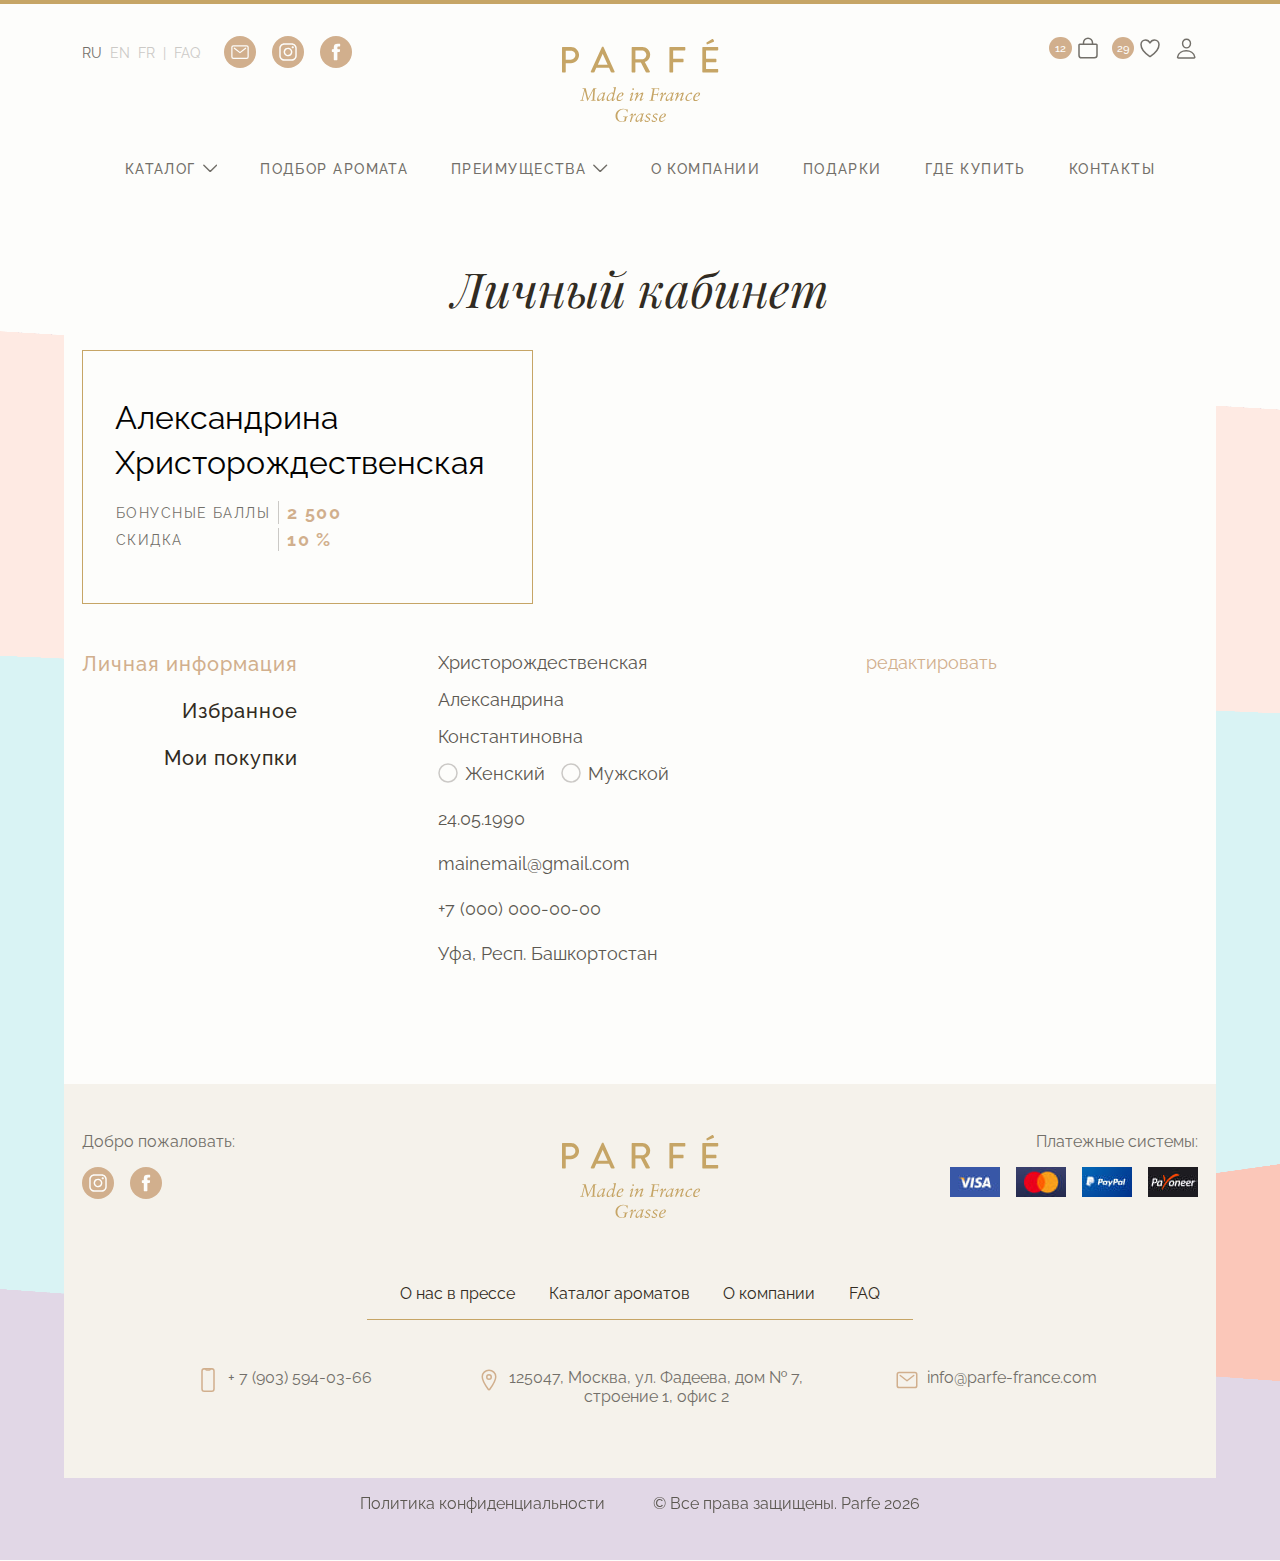
<file: profile.html>
<!DOCTYPE html>
<html lang="ru">
<head>
	<meta charset="UTF-8">
	<meta name="viewport" content="width=device-width, initial-scale=1.0">
	<meta http-equiv="X-UA-Compatible" content="ie=edge">
	<title>Личный кабинет</title>
	<link rel="shortcut icon" href="" type="image/png">
	<link rel="stylesheet" href="css/bootstrap.min.css" />
	<link rel="stylesheet" href="https://unpkg.com/swiper/swiper-bundle.min.css" />
	<link rel="stylesheet" href="css/img-previewer.css" />
	<link rel="stylesheet" href="css/common.css" />
	<link rel="stylesheet" href="css/style.css" />
	<link rel="stylesheet" href="fonts/fonts.css"/>
	<link href="https://fonts.googleapis.com/css2?family=PT+Sans&family=Comfortaa:wght@300;400&family=Source+Serif+Pro:ital@1&display=swap" rel="stylesheet">
</head>
<body>
	<header>
		<div class="container position-relative">
			<div class="header-grid">
				<div class="h-grid-1">
					<div class="d-flex align-items-center">
						<div class="d-flex f_09 text-uppercase lightengray">
							<a href="" class="simple-link active me-2">ru</a>
							<a href="" class="simple-link me-2">en</a>
							<a href="" class="simple-link me-2">fr</a>
							<span class="me-2">|</span>
							<a href="" class="simple-link">faq</a>
						</div>
						<div class="d-none d-md-flex ms-4">
							<a href="mailto:" class="round-icon me-3">
								<img src="img/icons/e-mail.svg" alt="">
							</a>
							<a href="#" class="round-icon me-3">
								<img src="img/icons/inst.svg" alt="">
							</a>
							<a href="#" class="round-icon me-3">
								<img src="img/icons/fb.svg" alt="">
							</a>
						</div>
					</div>
				</div>
				<div class="h-grid-2">
					<a href="index.html">
						<img src="img/logo.svg" alt="" class="logo-img d-block mx-auto">
					</a>
				</div>
				<div class="h-grid-3">
					<div class="d-flex align-items-center justify-content-end">
						<a href="shopping-cart.html" class="head-btn-svg">
							<div class="count me-xl-1">12</div>
							<svg viewBox="0 0 24 24" fill="none" xmlns="http://www.w3.org/2000/svg">
								<path fill-rule="evenodd" clip-rule="evenodd" d="M3.75 8.25C3.55109 8.25 3.36032 8.32902 3.21967 8.46967C3.07902 8.61032 3 8.80109 3 9V19.125C3 20.5425 4.2075 21.75 5.625 21.75H18.375C19.7925 21.75 21 20.6011 21 19.1836V9C21 8.80109 20.921 8.61032 20.7803 8.46967C20.6397 8.32902 20.4489 8.25 20.25 8.25H3.75Z" stroke-width="1.5" stroke-linecap="round" stroke-linejoin="round"/>
								<path d="M7.5 8.25V6.75C7.5 5.55653 7.97411 4.41193 8.81802 3.56802C9.66193 2.72411 10.8065 2.25 12 2.25V2.25C13.1935 2.25 14.3381 2.72411 15.182 3.56802C16.0259 4.41193 16.5 5.55653 16.5 6.75V8.25" stroke-width="1.5" stroke-linecap="round" stroke-linejoin="round"/>
							</svg>								
						</a>
						<a href="#" class="ml-12 head-btn-svg">
							<div class="count me-xl-1">29</div>
							<svg width="24" height="24" viewBox="0 0 24 24" fill="none" xmlns="http://www.w3.org/2000/svg">
								<path d="M16.5437 4C13.5006 4 12.0006 7 12.0006 7C12.0006 7 10.5006 4 7.45748 4C4.98435 4 3.02591 6.06906 3.0006 8.53797C2.94904 13.6628 7.06607 17.3073 11.5787 20.3702C11.7031 20.4548 11.8501 20.5001 12.0006 20.5001C12.1511 20.5001 12.2981 20.4548 12.4225 20.3702C16.9347 17.3073 21.0517 13.6628 21.0006 8.53797C20.9753 6.06906 19.0169 4 16.5437 4Z" stroke-width="1.5" stroke-linecap="round" stroke-linejoin="round"/>
							</svg>						
						</a>
						<a data-bs-toggle="modal" href="#modal-entrance" class="ml-12 head-btn-svg">
							<svg width="24" height="24" viewBox="0 0 24 24" fill="none" xmlns="http://www.w3.org/2000/svg">
								<path d="M16.4795 7.60156C16.3034 9.97658 14.5029 11.9141 12.5263 11.9141C10.5498 11.9141 8.74617 9.97703 8.57322 7.60156C8.39353 5.13086 10.1455 3.28906 12.5263 3.28906C14.9072 3.28906 16.6592 5.17578 16.4795 7.60156Z" stroke-width="1.42" stroke-linecap="round" stroke-linejoin="round"/>
								<path d="M12.1857 14.7891C8.27745 14.7891 4.31085 16.9453 3.57683 21.0152C3.48833 21.5058 3.76595 21.9766 4.27941 21.9766H20.0919C20.6058 21.9766 20.8834 21.5058 20.7949 21.0152C20.0605 16.9453 16.0939 14.7891 12.1857 14.7891Z" stroke-width="1.42" stroke-miterlimit="10"/>
							</svg>								
						</a>
					</div>
				</div>
				<div class="h-grid-4">
					<nav>
						<ul>
							<li>
								<a href="catalog.html" class="main-menu" data-target="submenu-catalog">
									каталог
									<svg width="14" height="8" viewBox="0 0 14 8" xmlns="http://www.w3.org/2000/svg">
										<path d="M0.8125 0.989502L7 7.177L13.1875 0.989502"/>
									</svg>
								</a>
							</li>
							<li><a href="quiz.html" class="main-menu">Подбор аромата</a></li>
							<li>
								<a href="benefits.html" class="main-menu" data-target="submenu-advantages">
									преимущества
									<svg width="14" height="8" viewBox="0 0 14 8" xmlns="http://www.w3.org/2000/svg">
										<path d="M0.8125 0.989502L7 7.177L13.1875 0.989502"/>
									</svg>
								</a>
							</li>
							<li class="floating"><a href="about.html" class="main-menu">о компании</a></li>
							<li class="floating"><a href="" class="main-menu">подарки</a></li>
							<li><a href="shops.html" class="main-menu">Где купить</a></li>
							<li><a href="" class="main-menu">контакты</a></li>
						</ul>
					</nav>
				</div>
				<div class="h-grid-5">
					<a href="index.html">
						<img src="img/logo-mini.svg" alt="Parfe">
					</a>
				</div>
				<div class="h-grid-6">
					<div class="dropdown d-none d-lg-block">
						<button class="gamburger dropdown-toggle" type="button" id="dropdownMenuButton" data-bs-toggle="dropdown" aria-expanded="false">
							<!-- <img src="img/icons/gamburger.svg" alt="Меню"> -->
							<svg viewBox="0 0 32 32" xmlns="http://www.w3.org/2000/svg">
								<path d="M5 10H27"/>
								<path d="M5.33334 16L24 16"/>
								<path d="M5 22H27"/>
							</svg>
						</button>
						<nav class="dropdown-menu" aria-labelledby="dropdownMenuButton">
							<ul>
								<li><a href="about.html">о компании</a></li>
								<li><a href="">подарки</a></li>
							</ul>
						</nav>
					</div>
					<button type="button" class="gamburger d-block d-lg-none" id="btn-menu" data-bs-toggle="offcanvas" data-bs-target="#mobile-menu">
						<svg viewBox="0 0 32 32" xmlns="http://www.w3.org/2000/svg">
							<path d="M5 10H27"/>
							<path d="M5.33334 16L24 16"/>
							<path d="M5 22H27"/>
						</svg>
					</button>
				</div>
			</div>

			<div class="submenu" id="submenu-catalog" onmouseleave="closeSubmenu(this.id)">
				<div class="row row-cols-3 gx-3">
					<div class="type-1">
						<div class="title color-1-5 ribbon mb-3"><a href="categorie.html">Древесные / Шипровые / Цветочные</a></div>
						<div class="row row-cols-3 row-cols-lg-4 justify-content-center gx-3 gy-3 px-xxl-4">
							<div>
								<a href="product.html" class="item">
									<div class="felix">N° 1</div>
									<div class="source itlc">unisex</div>
								</a>
							</div>
							<div>
								<a href="product.html" class="item">
									<div class="felix">N° 2</div>
									<div class="source itlc">woman</div>
								</a>
							</div>
							<div>
								<a href="product.html" class="item">
									<div class="felix">N° 3</div>
									<div class="source itlc">unisex</div>
								</a>
							</div>
							<div>
								<a href="product.html" class="item">
									<div class="felix">N° 4</div>
									<div class="source itlc">unisex</div>
								</a>
							</div>
							<div>
								<a href="product.html" class="item">
									<div class="felix">N° 5</div>
									<div class="source itlc">woman</div>
								</a>
							</div>
						</div>
					</div>
					<div class="type-2">
						<div class="title color-6-12 mb-3"><a href="categorie.html">Цветочные / Фруктовые</a></div>
						<div class="row row-cols-3 row-cols-lg-4 justify-content-center gx-3 gy-3 px-xxl-4">
							<div>
								<a href="product.html" class="item">
									<div class="felix">N° 6</div>
									<div class="source itlc">woman</div>
								</a>
							</div>
							<div>
								<a href="product.html" class="item">
									<div class="felix">N° 7</div>
									<div class="source itlc">woman</div>
								</a>
							</div>
							<div>
								<a href="product.html" class="item">
									<div class="felix">N° 8</div>
									<div class="source itlc">woman</div>
								</a>
							</div>
							<div>
								<a href="product.html" class="item">
									<div class="felix">N° 9</div>
									<div class="source itlc">woman</div>
								</a>
							</div>
							<div>
								<a href="product.html" class="item">
									<div class="felix">N° 10</div>
									<div class="source itlc">woman</div>
								</a>
							</div>
							<div>
								<a href="product.html" class="item">
									<div class="felix">N° 11</div>
									<div class="source itlc">unisex</div>
								</a>
							</div>
							<div>
								<a href="product.html" class="item">
									<div class="felix">N° 12</div>
									<div class="source itlc">woman</div>
								</a>
							</div>
							<div>
								<a href="product.html" class="item">
									<div class="felix">N° 21</div>
									<div class="source itlc">woman</div>
								</a>
							</div>
						</div>
					</div>
					<div class="type-3">
						<div class="title color-13-20 ribbon mb-3"><a href="categorie.html">Пряные / Ванильные / Восточные</a></div>
						<div class="row row-cols-3 row-cols-lg-4 justify-content-center gx-3 gy-3 px-xxl-4">
							<div>
								<a href="product.html" class="item">
									<div class="felix">N° 13</div>
									<div class="source itlc">woman</div>
								</a>
							</div>
							<div>
								<a href="product.html" class="item">
									<div class="felix">N° 15</div>
									<div class="source itlc">woman</div>
								</a>
							</div>
							<div>
								<a href="product.html" class="item">
									<div class="felix">N° 20</div>
									<div class="source itlc">woman</div>
								</a>
							</div>
						</div>
					</div>
				</div>
			</div>
			<div class="submenu" id="submenu-advantages" onmouseleave="closeSubmenu(this.id)">
				<div class="row row-cols-6 gx-3 gx-xl-4">
					<div>
						<figure>
							<img src="img/icons/plus1.svg" alt="Абсолютная стойкость на каждый день">
							<figcaption><a href="">Абсолютная стойкость на каждый день</a></figcaption>
						</figure>
					</div>
					<div>
						<figure>
							<img src="img/icons/plus2.svg" alt="Компактный и практичный формат">
							<figcaption><a href="">Компактный и практичный формат</a></figcaption>
						</figure>
					</div>
					<div>
						<figure>
							<img src="img/icons/plus3.svg" alt="Натуральные ингредиенты — природные афродизиаки">
							<figcaption><a href="">Натуральные ингредиенты — природные афродизиаки</a></figcaption>
						</figure>
					</div>
					<div>
						<figure>
							<img src="img/icons/plus4.svg" alt="Не содержит спирта, только “сердце парфюма”">
							<figcaption><a href="">Не содержит спирта, только “сердце парфюма”</a></figcaption>
						</figure>
					</div>
					<div>
						<figure>
							<img src="img/icons/plus5.svg" alt="Богатая палитра ароматов">
							<figcaption><a href="">Богатая палитра ароматов</a></figcaption>
						</figure>
					</div>
					<div>
						<figure>
							<img src="img/icons/plus6.svg" alt="Не испытывается на животных">
							<figcaption><a href="">Не испытывается на животных</a></figcaption>
						</figure>
					</div>
				</div>
			</div>
		</div>
	</header>

	<main>
		<section id="sec-21" class="mb-6">
			<div class="container">
				<h2>Личный кабинет</h2>
				<div class="row mb-5">
					<div class="col-md-7 col-lg-6 col-xl-5">
						<div class="user-card">
							<div class="f_20 black mb-2">Александрина</div>
							<div class="f_20 black mb-3">Христорождественская</div>
							<table>
								<tbody>
									<tr>
										<td>
											<div class="lightgray text-uppercase f_09 ls-1">бонусные баллы</div>
										</td>
										<td>
											<div class="f_11 powder fw_7 ls-1">2 500</div>
										</td>
									</tr>
									<tr>
										<td>
											<div class="lightgray text-uppercase f_09 ls-1">скидка</div>
										</td>
										<td>
											<div class="f_11 powder fw_7 ls-1">10 %</div>
										</td>
									</tr>
								</tbody>
							</table>
						</div>
					</div>
				</div>
				<div class="row">
					<div class="col-md-4 col-lg-3">
						<ul class="nav nav-tabs" id="profileTabs" role="tablist">
							<li class="nav-item" role="presentation">
								<button class="nav-link active" data-bs-toggle="tab" data-bs-target="#personal-information" type="button" role="tab" aria-selected="true">Личная информация</button>
							</li>
							<li class="nav-item" role="presentation">
								<button class="nav-link" data-bs-toggle="tab" data-bs-target="#favorites" type="button" role="tab" aria-selected="false">Избранное</button>
							</li>
							<li class="nav-item" role="presentation">
								<button class="nav-link" data-bs-toggle="tab" data-bs-target="#my-orders" type="button" role="tab" aria-selected="false">Мои покупки</button>
							</li>
						</ul>
					</div>
					<div class="col-md-8 col-lg-9">
						<div class="tab-content" id="profileTabContent">
							<div class="tab-pane fade show active" id="personal-information" role="tabpanel">
								<div class="row" id="info-field">
									<div class="col-sm-6 col-lg-5 col-xl-4 offset-lg-1">
										<div class="f_11 gray mb-3">Христорождественская</div>
										<div class="f_11 gray mb-3">Александрина</div>
										<div class="f_11 gray mb-3">Константиновна</div>
		
										<div class="d-flex f_11 mb-4">
											<div class="radio-mark">
												<input type="radio" name="gender" value="female">
												<label class="gray">Женский</label>
											</div>
											<div class="radio-mark ms-3">
												<input type="radio" name="gender" value="male">
												<label class="gray">Мужской</label>
											</div>
										</div>
		
										<div class="f_11 gray mb-4">24.05.1990</div>
										<div class="f_11 gray mb-4"><a href="mailto:mainemail@gmail.com">mainemail@gmail.com</a></div>
										<div class="f_11 gray mb-4"><a href="tel:+70000000000">+7 (000) 000-00-00</a></div>
										<div class="f_11 gray mb-4">Уфа, Респ. Башкортостан</div>
									</div>
									<div class="col-sm-6 col-lg-5 col-xl-4 offset-xl-2">
										<button type="button" class="powder f_11 mt-4 mt-sm-0" onclick="changeField()">редактировать</button>
									</div>
								</div>
								<div class="row d-none" id="editing-field">
									<div class="col-sm-6 col-lg-5 col-xl-4 offset-lg-1">
										<form action="">
											<input type="text" placeholder="Фамилия" class="mb-3">
											<input type="text" placeholder="Имя" class="mb-3">
											<input type="text" placeholder="Отчество" class="mb-4">
											<div class="d-flex f_11 mb-4">
												<div class="radio-mark">
													<input type="radio" name="gender" value="female">
													<label class="gray">Женский</label>
												</div>
												<div class="radio-mark ms-3">
													<input type="radio" name="gender" value="male">
													<label class="gray">Мужской</label>
												</div>
											</div>
											<input type="date" class="mb-3">
											<div class="d-flex mb-3">
												<div class="custom-select me-2">
													<button type="button"></button>
													<div class="cs-options">
														<div class="radio">
															<input type="radio" name="country" value="ru" checked>
															<label>
																<img src="img/icons/flag-ru.svg" alt="">
															</label>
														</div>
														<div class="radio">
															<input type="radio" name="country" value="uk">
															<label>
																<img src="img/icons/flag-uk.svg" alt="">
															</label>
														</div>
														<div class="radio">
															<input type="radio" name="country" value="fr">
															<label>
																<img src="img/icons/flag-fr.svg" alt="">
															</label>
														</div>
													</div>
												</div>
												<input type="text" class="flex-1" placeholder="+7 (000) 000-00-00">
											</div>
											<input type="text" placeholder="e-mail" class="mb-3">
											<input type="text" placeholder="Уфа, Респ. Башкортостан" class="mb-3">
											<button type="submit" class="btn_main btn_1 w-100 mt-4">Регистрация</button>
										</form>
									</div>
									<div class="col-sm-6 col-lg-5 col-xl-4 offset-xl-2">
										<button type="button" class="powder f_11 mt-4 mt-sm-0" onclick="changeFieldReverse()">отменить</button>
									</div>
								</div>
							</div>
							<div class="tab-pane fade" id="favorites" role="tabpanel">
								<!-- Если нет товаров в избранном: -->
								<div class="f_11 mb-4">Список пожеланий пока пуст</div>

								<!-- Если есть товары в избранном: -->
								<div class="d-flex justify-content-between mb-4">
									<button type="button" class="btn_4">
										<svg viewBox="0 0 20 20" fill="none" xmlns="http://www.w3.org/2000/svg">
											<path fill-rule="evenodd" clip-rule="evenodd" d="M3.125 6.875C2.95924 6.875 2.80027 6.94085 2.68306 7.05806C2.56585 7.17527 2.5 7.33424 2.5 7.5V15.9375C2.5 17.1187 3.50625 18.125 4.6875 18.125H15.3125C16.4937 18.125 17.5 17.1676 17.5 15.9863V7.5C17.5 7.33424 17.4342 7.17527 17.3169 7.05806C17.1997 6.94085 17.0408 6.875 16.875 6.875H3.125Z"/>
											<path d="M6.25 6.875V5.625C6.25 4.63044 6.64509 3.67661 7.34835 2.97335C8.05161 2.27009 9.00544 1.875 10 1.875V1.875C10.9946 1.875 11.9484 2.27009 12.6517 2.97335C13.3549 3.67661 13.75 4.63044 13.75 5.625V6.875"/>
										</svg>
										<span>все товары в корзину</span>
									</button>
									<button type="button" class="btn_4">
										<svg width="20" height="20" viewBox="0 0 20 20" fill="none" xmlns="http://www.w3.org/2000/svg">
											<path d="M4.375 4.375L5.15625 16.875C5.19336 17.5973 5.71875 18.125 6.40625 18.125H13.5938C14.284 18.125 14.7996 17.5973 14.8438 16.875L15.625 4.375"/>
											<path d="M3.125 4.375H16.875"/>
											<path d="M7.5 4.375V2.8125C7.49964 2.68929 7.52365 2.56722 7.57063 2.45331C7.61762 2.33941 7.68666 2.23591 7.77379 2.14879C7.86091 2.06166 7.96441 1.99262 8.07831 1.94563C8.19222 1.89865 8.31429 1.87464 8.4375 1.875H11.5625C11.6857 1.87464 11.8078 1.89865 11.9217 1.94563C12.0356 1.99262 12.1391 2.06166 12.2262 2.14879C12.3133 2.23591 12.3824 2.33941 12.4294 2.45331C12.4764 2.56722 12.5004 2.68929 12.5 2.8125V4.375"/>
											<path d="M10 6.875V15.625"/>
											<path d="M7.1875 6.875L7.5 15.625"/>
											<path d="M12.8125 6.875L12.5 15.625"/>
										</svg>
										<span>удалить все</span>
									</button>
								</div>
								<div class="row row-cols-2 row-cols-lg-3 gx-4 gy-5">
									<div>
										<div class="item item-full">
											<div class="box">
												<img src="img/parfume/1.png" alt="">
												<div class="sticker color-1-5">
													<div class="felix">N° 1</div>
													<div class="source itlc">unisex</div>
												</div>
												<button type="button" onclick="fav(this)" class="btn_icon fav-btn" data-fav="true">
													<svg viewBox="0 0 20 19" fill="none" xmlns="http://www.w3.org/2000/svg">
														<path d="M14.5437 1C11.5006 1 10.0006 4 10.0006 4C10.0006 4 8.5006 1 5.45748 1C2.98435 1 1.02591 3.06906 1.0006 5.53797C0.949039 10.6628 5.06607 14.3073 9.57873 17.3702C9.70314 17.4548 9.85013 17.5001 10.0006 17.5001C10.1511 17.5001 10.2981 17.4548 10.4225 17.3702C14.9347 14.3073 19.0517 10.6628 19.0006 5.53797C18.9753 3.06906 17.0169 1 14.5437 1Z" />
													</svg>
												</button>
											</div>
											<div class="text color-1-5">
												<p>Нероли, бергамот, чёрная смородина, лимон, мускус, ветивер, кедр</p>
											</div>
											<div class="d-flex justify-content-center mt-3 f_12">
												<div class="black">1 674 <span class="pt">₽</span></div>
												<div class="old-price ms-2 ms-sm-3">1 860 <span class="pt">₽</span></div>
											</div>
											<button type="button" class="btn_main btn_1 mt-3 w-100">
												<img src="img/icons/shopping-cart-2.svg" class="me-1 me-sm-2">
												В корзину
											</button>
										</div>
									</div>
									<div>
										<div class="item item-full">
											<div class="box">
												<img src="img/parfume/1.png" alt="">
												<div class="sticker color-1-5">
													<div class="felix">N° 1</div>
													<div class="source itlc">unisex</div>
												</div>
												<button type="button" onclick="fav(this)" class="btn_icon fav-btn" data-fav="true">
													<svg viewBox="0 0 20 19" fill="none" xmlns="http://www.w3.org/2000/svg">
														<path d="M14.5437 1C11.5006 1 10.0006 4 10.0006 4C10.0006 4 8.5006 1 5.45748 1C2.98435 1 1.02591 3.06906 1.0006 5.53797C0.949039 10.6628 5.06607 14.3073 9.57873 17.3702C9.70314 17.4548 9.85013 17.5001 10.0006 17.5001C10.1511 17.5001 10.2981 17.4548 10.4225 17.3702C14.9347 14.3073 19.0517 10.6628 19.0006 5.53797C18.9753 3.06906 17.0169 1 14.5437 1Z" />
													</svg>
												</button>
											</div>
											<div class="text color-1-5">
												<p>Нероли, бергамот, чёрная смородина, лимон, мускус, ветивер, кедр</p>
											</div>
											<div class="d-flex justify-content-center mt-3 f_12">
												<div class="black">1 674 <span class="pt">₽</span></div>
												<div class="old-price ms-2 ms-sm-3">1 860 <span class="pt">₽</span></div>
											</div>
											<button type="button" class="btn_main btn_1 mt-3 w-100">
												<img src="img/icons/shopping-cart-2.svg" class="me-1 me-sm-2">
												В корзину
											</button>
										</div>
									</div>
									<div>
										<div class="item item-full">
											<div class="box">
												<img src="img/parfume/1.png" alt="">
												<div class="sticker color-1-5">
													<div class="felix">N° 1</div>
													<div class="source itlc">unisex</div>
												</div>
												<button type="button" onclick="fav(this)" class="btn_icon fav-btn" data-fav="true">
													<svg viewBox="0 0 20 19" fill="none" xmlns="http://www.w3.org/2000/svg">
														<path d="M14.5437 1C11.5006 1 10.0006 4 10.0006 4C10.0006 4 8.5006 1 5.45748 1C2.98435 1 1.02591 3.06906 1.0006 5.53797C0.949039 10.6628 5.06607 14.3073 9.57873 17.3702C9.70314 17.4548 9.85013 17.5001 10.0006 17.5001C10.1511 17.5001 10.2981 17.4548 10.4225 17.3702C14.9347 14.3073 19.0517 10.6628 19.0006 5.53797C18.9753 3.06906 17.0169 1 14.5437 1Z" />
													</svg>
												</button>
											</div>
											<div class="text color-1-5">
												<p>Нероли, бергамот, чёрная смородина, лимон, мускус, ветивер, кедр</p>
											</div>
											<div class="d-flex justify-content-center mt-3 f_12">
												<div class="black">1 674 <span class="pt">₽</span></div>
												<div class="old-price ms-2 ms-sm-3">1 860 <span class="pt">₽</span></div>
											</div>
											<button type="button" class="btn_main btn_1 mt-3 w-100">
												<img src="img/icons/shopping-cart-2.svg" class="me-1 me-sm-2">
												В корзину
											</button>
										</div>
									</div>
								</div>
							</div>
							<div class="tab-pane fade" id="my-orders" role="tabpanel">
								<!-- Если не было покупок: -->
								<div class="row mb-5">
									<div class="col-xl-10 offset-xl-1">
										<div class="f_30 fw_5 ls-1 mb-5">У вас пока нет покупок</div>
									</div>
									<div class="col-md-6 col-lg-4 col-xl-3 offset-xl-1">
										<a href="catalog.html" class="btn_main btn_1 w-100">в каталог</a>
									</div>
								</div>

								<!-- Если есть покупки: -->
								<div>
									<div class="shopping-cart">
										<div class="f_09 fw_5 ls-1 ps-4 mb-4"><span class="gray">Заказ №</span> Б-1209988923</div>
										<div class="table-responsive mb-5">
											<table class="table table-borderless">
												<tbody>
													<tr>
														<td>
															<div class="item">
																<img src="img/parfume/1.png" alt="">
																<div class="text-start brandon fw_5 powder norm text-uppercase ls-3">Parfé <span class="pt">№</span>3 </span></div>
															</div>
														</td>
														<td>
															<div class="d-flex f_11">
																<div class="black">1 674 <span class="pt">₽</span></div>
																<div class="old-price ms-2 ms-sm-3">1 860 <span class="pt">₽</span></div>
															</div>
														</td>
														<td>
															<div class="d-flex">
																<button type="button" class="btn_icon_2">
																	<img src="img/icons/minus.svg" alt="">
																</button>
																<input type="number" placeholder="0" value="1">
																<button type="button" class="btn_icon_2">
																	<img src="img/icons/plus.svg" alt="">
																</button>
															</div>
														</td>
														<td>
															<div class="f_11">Доставка СДЭК</div>
														</td>
														<td>
															<button type="button" class="btn_4">
																<svg width="20" height="20" viewBox="0 0 20 20" fill="none" xmlns="http://www.w3.org/2000/svg">
																	<path d="M4.375 4.375L5.15625 16.875C5.19336 17.5973 5.71875 18.125 6.40625 18.125H13.5938C14.284 18.125 14.7996 17.5973 14.8438 16.875L15.625 4.375"/>
																	<path d="M3.125 4.375H16.875" stroke-miterlimit="10"/>
																	<path d="M7.5 4.375V2.8125C7.49964 2.68929 7.52365 2.56722 7.57063 2.45331C7.61762 2.33941 7.68666 2.23591 7.77379 2.14879C7.86091 2.06166 7.96441 1.99262 8.07831 1.94563C8.19222 1.89865 8.31429 1.87464 8.4375 1.875H11.5625C11.6857 1.87464 11.8078 1.89865 11.9217 1.94563C12.0356 1.99262 12.1391 2.06166 12.2262 2.14879C12.3133 2.23591 12.3824 2.33941 12.4294 2.45331C12.4764 2.56722 12.5004 2.68929 12.5 2.8125V4.375"/>
																	<path d="M10 6.875V15.625"/>
																	<path d="M7.1875 6.875L7.5 15.625"/>
																	<path d="M12.8125 6.875L12.5 15.625"/>
																</svg>
																<span>удалить</span>
															</button>
														</td>
													</tr>
													<tr>
														<td>
															<div class="item">
																<img src="img/parfume/1.png" alt="">
																<div class="text-start brandon fw_5 powder norm text-uppercase ls-3">Parfé <span class="pt">№</span>3 </span></div>
															</div>
														</td>
														<td>
															<div class="d-flex f_12">
																<div class="black">1 674 <span class="pt">₽</span></div>
																<div class="old-price ms-2 ms-sm-3">1 860 <span class="pt">₽</span></div>
															</div>
														</td>
														<td>
															<div class="d-flex">
																<button type="button" class="btn_icon_2">
																	<img src="img/icons/minus.svg" alt="">
																</button>
																<input type="number" placeholder="0" value="1">
																<button type="button" class="btn_icon_2">
																	<img src="img/icons/plus.svg" alt="">
																</button>
															</div>
														</td>
														<td>
															Доставка СДЭК
														</td>
														<td>
															<button type="button" class="btn_4">
																<svg width="20" height="20" viewBox="0 0 20 20" fill="none" xmlns="http://www.w3.org/2000/svg">
																	<path d="M4.375 4.375L5.15625 16.875C5.19336 17.5973 5.71875 18.125 6.40625 18.125H13.5938C14.284 18.125 14.7996 17.5973 14.8438 16.875L15.625 4.375"/>
																	<path d="M3.125 4.375H16.875" stroke-miterlimit="10"/>
																	<path d="M7.5 4.375V2.8125C7.49964 2.68929 7.52365 2.56722 7.57063 2.45331C7.61762 2.33941 7.68666 2.23591 7.77379 2.14879C7.86091 2.06166 7.96441 1.99262 8.07831 1.94563C8.19222 1.89865 8.31429 1.87464 8.4375 1.875H11.5625C11.6857 1.87464 11.8078 1.89865 11.9217 1.94563C12.0356 1.99262 12.1391 2.06166 12.2262 2.14879C12.3133 2.23591 12.3824 2.33941 12.4294 2.45331C12.4764 2.56722 12.5004 2.68929 12.5 2.8125V4.375"/>
																	<path d="M10 6.875V15.625"/>
																	<path d="M7.1875 6.875L7.5 15.625"/>
																	<path d="M12.8125 6.875L12.5 15.625"/>
																</svg>
																<span>удалить</span>
															</button>
														</td>
													</tr>
												</tbody>
											</table>
										</div>
										<div class="f_15 fw_5 ps-4"><span class="gray">Итого:</span> 5 022 <span class="pt">₽</span></div>
									</div>
									<div class="shopping-cart">
										<div class="f_09 fw_5 ls-1 ps-4 mb-4"><span class="gray">Заказ №</span> Б-1209988923</div>
										<div class="table-responsive mb-5">
											<table class="table table-borderless">
												<tbody>
													<tr>
														<td>
															<div class="item">
																<img src="img/parfume/1.png" alt="">
																<div class="text-start brandon fw_5 powder norm text-uppercase ls-3">Parfé <span class="pt">№</span>3 </span></div>
															</div>
														</td>
														<td>
															<div class="d-flex f_11">
																<div class="black">1 674 <span class="pt">₽</span></div>
																<div class="old-price ms-2 ms-sm-3">1 860 <span class="pt">₽</span></div>
															</div>
														</td>
														<td>
															<div class="d-flex">
																<button type="button" class="btn_icon_2">
																	<img src="img/icons/minus.svg" alt="">
																</button>
																<input type="number" placeholder="0" value="1">
																<button type="button" class="btn_icon_2">
																	<img src="img/icons/plus.svg" alt="">
																</button>
															</div>
														</td>
														<td>
															<div class="f_11">Доставка СДЭК</div>
														</td>
														<td>
															<button type="button" class="btn_4">
																<svg width="20" height="20" viewBox="0 0 20 20" fill="none" xmlns="http://www.w3.org/2000/svg">
																	<path d="M4.375 4.375L5.15625 16.875C5.19336 17.5973 5.71875 18.125 6.40625 18.125H13.5938C14.284 18.125 14.7996 17.5973 14.8438 16.875L15.625 4.375"/>
																	<path d="M3.125 4.375H16.875" stroke-miterlimit="10"/>
																	<path d="M7.5 4.375V2.8125C7.49964 2.68929 7.52365 2.56722 7.57063 2.45331C7.61762 2.33941 7.68666 2.23591 7.77379 2.14879C7.86091 2.06166 7.96441 1.99262 8.07831 1.94563C8.19222 1.89865 8.31429 1.87464 8.4375 1.875H11.5625C11.6857 1.87464 11.8078 1.89865 11.9217 1.94563C12.0356 1.99262 12.1391 2.06166 12.2262 2.14879C12.3133 2.23591 12.3824 2.33941 12.4294 2.45331C12.4764 2.56722 12.5004 2.68929 12.5 2.8125V4.375"/>
																	<path d="M10 6.875V15.625"/>
																	<path d="M7.1875 6.875L7.5 15.625"/>
																	<path d="M12.8125 6.875L12.5 15.625"/>
																</svg>
																<span>удалить</span>
															</button>
														</td>
													</tr>
													<tr>
														<td>
															<div class="item">
																<img src="img/parfume/1.png" alt="">
																<div class="text-start brandon fw_5 powder norm text-uppercase ls-3">Parfé <span class="pt">№</span>3 </span></div>
															</div>
														</td>
														<td>
															<div class="d-flex f_12">
																<div class="black">1 674 <span class="pt">₽</span></div>
																<div class="old-price ms-2 ms-sm-3">1 860 <span class="pt">₽</span></div>
															</div>
														</td>
														<td>
															<div class="d-flex">
																<button type="button" class="btn_icon_2">
																	<img src="img/icons/minus.svg" alt="">
																</button>
																<input type="number" placeholder="0" value="1">
																<button type="button" class="btn_icon_2">
																	<img src="img/icons/plus.svg" alt="">
																</button>
															</div>
														</td>
														<td>
															Доставка СДЭК
														</td>
														<td>
															<button type="button" class="btn_4">
																<svg width="20" height="20" viewBox="0 0 20 20" fill="none" xmlns="http://www.w3.org/2000/svg">
																	<path d="M4.375 4.375L5.15625 16.875C5.19336 17.5973 5.71875 18.125 6.40625 18.125H13.5938C14.284 18.125 14.7996 17.5973 14.8438 16.875L15.625 4.375"/>
																	<path d="M3.125 4.375H16.875" stroke-miterlimit="10"/>
																	<path d="M7.5 4.375V2.8125C7.49964 2.68929 7.52365 2.56722 7.57063 2.45331C7.61762 2.33941 7.68666 2.23591 7.77379 2.14879C7.86091 2.06166 7.96441 1.99262 8.07831 1.94563C8.19222 1.89865 8.31429 1.87464 8.4375 1.875H11.5625C11.6857 1.87464 11.8078 1.89865 11.9217 1.94563C12.0356 1.99262 12.1391 2.06166 12.2262 2.14879C12.3133 2.23591 12.3824 2.33941 12.4294 2.45331C12.4764 2.56722 12.5004 2.68929 12.5 2.8125V4.375"/>
																	<path d="M10 6.875V15.625"/>
																	<path d="M7.1875 6.875L7.5 15.625"/>
																	<path d="M12.8125 6.875L12.5 15.625"/>
																</svg>
																<span>удалить</span>
															</button>
														</td>
													</tr>
												</tbody>
											</table>
										</div>
										<div class="f_15 fw_5 ps-4"><span class="gray">Итого:</span> 5 022 <span class="pt">₽</span></div>
									</div>
								</div>
							</div>
						</div>
						
					</div>
				</div>
			</div>
		</section>

		<footer>
			<div class="container py-4 py-md-5">
				<div class="row mb-md-5">
					<div class="d-none d-md-block col-4">
						<div class="lightgray mb-3">Добро пожаловать:</div>
						<div class="d-flex">
							<a href="#" class="round-icon me-3">
								<img src="img/icons/inst.svg" alt="">
							</a>
							<a href="#" class="round-icon me-3">
								<img src="img/icons/fb.svg" alt="">
							</a>
						</div>
					</div>
					<div class="col-md-4">
						<a href="index.html">
							<img src="img/logo.svg" alt="" class="d-block mx-auto">
						</a>
					</div>
					<div class="col-md-4 text-center text-md-end mt-3 mt-md-0">
						<div class="lightgray mb-3">Платежные системы:</div>
						<div class="d-flex justify-content-center justify-content-md-end">
							<img src="img/icons/visa.jpg">
							<img src="img/icons/mastercard.jpg" class="ms-1 ms-lg-3">
							<img src="img/icons/paypal.jpg" class="ms-1 ms-lg-3">
							<img src="img/icons/payoneer.jpg" class="ms-1 ms-lg-3">
						</div>
					</div>
				</div>
				<div class="d-none d-md-flex row justify-content-center mb-5">
					<div class="col-md-8 col-lg-7 col-xl-6">
						<nav>
							<a href="">О нас в прессе</a>
							<a href="catalog.html">Каталог ароматов</a>
							<a href="about.html">О компании</a>
							<a href="">FAQ</a>
						</nav>
					</div>
				</div>
				<div class="d-none d-md-flex row justify-content-center mb-lg-4 lightgray">
					<div class="col-xl-10">
						<div class="row">
							<div class="order-1 col-6 col-lg-3">
								<div class="d-flex justify-content-center">
									<img src="img/icons/phone.svg" alt="" class="icon me-2">
									<a href="tel:+79035940366">+ 7 (903) 594-03-66</a>
								</div>
							</div>
							<div class="order-3 order-lg-2 col-12 col-lg-6 mt-4 mt-lg-0">
								<div class="d-flex justify-content-center">
									<img src="img/icons/address.svg" alt="" class="icon me-2">
									<span class="text-center">125047, Москва, ул. Фадеева, дом № 7,<br> строение 1, офис 2</span>
								</div>
							</div>
							<div class="order-2 order-lg-3 col-6 col-lg-3">
								<div class="d-flex justify-content-center">
									<img src="img/icons/e-mail-2.svg" alt="" class="icon me-2">
									<a href="mailto:info@parfe-france.com">info@parfe-france.com</a>
								</div>
							</div>
						</div>
					</div>
				</div>
			</div>
		</footer>
	</main>

	<div class="container d-flex flex-column flex-sm-row justify-content-center align-items-center pt-3 pb-5 gray">
		<div><a href="#">Политика конфиденциальности</a></div>
		<div class="ms-sm-5 mt-3 mt-sm-0">© Все права защищены. Parfe <span id="year"></span></div>
	</div>

	<div id="shadow"></div>

	<div class="offcanvas offcanvas-start" tabindex="-1" id="mobile-menu">
		<div class="offcanvas-body">
			<div class="offcanvas-box p-4 p-sm-5">
				<div class="d-flex f_09 text-uppercase lightengray d-md-none mb-5">
					<a href="" class="lightgray me-2">ru</a>
					<a href="" class="me-2">en</a>
					<a href="" class="me-2">fr</a>
					<span class="me-2">|</span>
					<a href="">faq</a>
				</div>
				<nav class="mb-5 mb-md-0">
					<ul>
						<li><a href="catalog.html">каталог</a></li>
						<li><a href="quiz.html">Подбор аромата</a></li>
						<li><a href="benefits.html">преимущества</a></li>
						<li><a href="about.html">о компании</a></li>
						<li><a href="">подарки</a></li>
						<li><a href="shops.html">Где купить</a></li>
						<li><a href="">контакты</a></li>
						<li><a href="">О нас в прессе</a></li>
						<li><a href="">FAQ</a></li>
					</ul>
				</nav>
				<div class="d-flex d-md-none mb-4">
					<a href="mailto:" class="round-icon me-3">
						<img src="img/icons/e-mail.svg" alt="">
					</a>
					<a href="#" class="round-icon me-3">
						<img src="img/icons/inst.svg" alt="">
					</a>
					<a href="#" class="round-icon me-3">
						<img src="img/icons/fb.svg" alt="">
					</a>
				</div>
				<div class="d-fle d-md-none mb-3">
					<img src="img/icons/phone.svg" alt="" class="icon me-2">
					<a href="tel:+79035940366">+ 7 (903) 594-03-66</a>
				</div>
				<div class="d-flex d-md-none">
					<img src="img/icons/address.svg" alt="" class="icon me-2">
					<span class="text-start">125047, Москва, ул. Фадеева, дом № 7, строение 1, офис 2</span>
				</div>
			</div>
			<button type="button" class="btn-close" data-bs-dismiss="offcanvas">
				<svg viewBox="0 0 32 32" fill="none" xmlns="http://www.w3.org/2000/svg">
					<path d="M23 23L9 9"/>
					<path d="M23 9L9 23"/>
				</svg>							
			</button>
		</div>
	</div>

	<div class="modal fade" id="myModal" tabindex="-1" aria-hidden="true">
		<div class="modal-dialog modal-dialog-centered modal-dialog-scrollable">
			<div class="modal-content">
				<div class="modal-body">
					<div class="box">
						<h3 class="gold">Скидка 10% на первую покупку</h3>
						<p class="text-center gray mb-4">Зарегестрируйтесь в личном кабинете и получите скидку 10% на первую покупку в нашем магазине</p>
						<div class="row justify-content-center">
							<div class="col-sm-8 col-md-6">
								<section class="change-forms">
									<form action="" class="entrance">
										<input type="text" placeholder="e-mail" class="b-lgray mb-2">
										<div class="password mb-3">
											<input type="password" name="password" placeholder="пароль" minlength="6" maxlength="16" class="b-lgray">
											<button type="button" data-state="invisible" class="pass_btn" onclick="change_state(this)"></button>
										</div>
										<button type="submit" class="btn_main btn_1 mx-auto mt-4">Войти</button>
										<div class="d-flex justify-content-center align-items-center mt-3">
											или <button type="button" class="powder ms-2" onclick="swap_form(this.closest('form'))">зарегистрироваться</button>
										</div>
									</form>
									<form action="" class="registration d-none">
										<input type="text" placeholder="e-mail" class="b-lgray mb-2">
										<div class="password mb-3">
											<input type="password" name="password" placeholder="пароль" minlength="6" maxlength="16" class="b-lgray">
											<button type="button" data-state="invisible" class="pass_btn" onclick="change_state(this)"></button>
										</div>
										<button type="submit" class="btn_main btn_1 mx-auto">зарегистрироваться</button>
										<div class="d-flex justify-content-center align-items-center mt-3 f_09">
											или <button type="button" class="powder ms-2" onclick="swap_form(this.closest('form'))">войти</button>
										</div>
									</form>
								</section>
							</div>
						</div>
					</div>
					<button type="button" class="btn-close" data-bs-dismiss="modal">
						<svg viewBox="0 0 32 32" fill="none" xmlns="http://www.w3.org/2000/svg">
							<path d="M23 23L9 9"/>
							<path d="M23 9L9 23"/>
						</svg>							
					</button>
				</div>
			</div>
		</div>
	</div>

	<div class="modal fade" id="gift" tabindex="-1" aria-hidden="true">
		<div class="modal-dialog modal-dialog-centered modal-dialog-scrollable">
			<div class="modal-content">
				<div class="modal-body">
					<div class="color-1-5 px-4 py-3 d-flex flex-wrap align-items-center mb-3">
						<div class="source f_15 f_15 me-5">Древесные / Шипровые / Цветочные</div>
						<div class="text-center me-3">
							<div class="felix">N° 1</div>
							<div class="source itlc">unisex</div>
						</div>
						<div class="text-center me-3">
							<div class="felix">N° 2</div>
							<div class="source itlc">woman</div>
						</div>
						<div class="text-center me-3">
							<div class="felix">N° 3</div>
							<div class="source itlc">unisex</div>
						</div>
						<div class="text-center me-3">
							<div class="felix">N° 4</div>
							<div class="source itlc">unisex</div>
						</div>
						<div class="text-center me-3">
							<div class="felix">N° 5</div>
							<div class="source itlc">woman</div>
						</div>
					</div>

					<div class="color-6-12 px-4 py-3 d-flex flex-wrap align-items-center mb-3">
						<div class="source f_15 f_15 me-5">Цветочные / Фруктовые</div>
						<div class="text-center me-3">
							<div class="felix">N° 6</div>
							<div class="source itlc">unisex</div>
						</div>
						<div class="text-center me-3">
							<div class="felix">N° 7</div>
							<div class="source itlc">woman</div>
						</div>
						<div class="text-center me-3">
							<div class="felix">N° 8</div>
							<div class="source itlc">unisex</div>
						</div>
						<div class="text-center me-3">
							<div class="felix">N° 9</div>
							<div class="source itlc">unisex</div>
						</div>
						<div class="text-center me-3">
							<div class="felix">N° 10</div>
							<div class="source itlc">woman</div>
						</div>
						<div class="text-center me-3">
							<div class="felix">N° 11</div>
							<div class="source itlc">woman</div>
						</div>
						<div class="text-center me-3">
							<div class="felix">N° 12</div>
							<div class="source itlc">woman</div>
						</div>
						<div class="text-center me-3">
							<div class="felix">N° 21</div>
							<div class="source itlc">woman</div>
						</div>
					</div>

					<div class="color-13-20 px-4 py-3 d-flex flex-wrap align-items-center mb-3">
						<div class="source f_15 f_15 me-5">Пряные / Ванильные / Восточные</div>
						<div class="text-center me-3">
							<div class="felix">N° 13</div>
							<div class="source itlc">woman</div>
						</div>
						<div class="text-center me-3">
							<div class="felix">N° 15</div>
							<div class="source itlc">woman</div>
						</div>
						<div class="text-center me-3">
							<div class="felix">N° 20</div>
							<div class="source itlc">woman</div>
						</div>
					</div>

					<form action="">
						<div class="row row-cols-md-2 mt-4">
							<div>
								<div class="radio-block">
									<input type="radio" name="sachet" value="1">
									<div class="item-card mb-4">
										<div class="img color-1-5">
											<img src="img/parfume/1.png" alt="">
										</div>
										<div class="color-1-5 text">
											<div class="text-start brandon fw_5 norm text-uppercase ls-3">Parfé <span class="com fw_4">№</span>1</div>
											<div class="source">Цветочно-пудровый / Древесный:</div>
											<div class="gray">мускус, ваниль, бобы тонка, гвоздика, жасмин, вишня, пачули, розовый перец, амбра, белый кедр, ветивер</div>
										</div>
									</div>
								</div>
								<div class="radio-block">
									<input type="radio" name="sachet" value="2">
									<div class="item-card mb-4">
										<div class="img color-1-5">
											<img src="img/parfume/1.png" alt="">
										</div>
										<div class="color-1-5 text">
											<div class="text-start brandon fw_5 norm text-uppercase ls-3">Parfé <span class="com">№</span>2</div>
											<div class="source">Цветочно-пудровый / Древесный:</div>
											<div class="gray">мускус, ваниль, бобы тонка, гвоздика, жасмин, вишня, пачули, розовый перец, амбра, белый кедр, ветивер</div>
										</div>
									</div>
								</div>
								<div class="radio-block">
									<input type="radio" name="sachet" value="3">
									<div class="item-card mb-4">
										<div class="img color-1-5">
											<img src="img/parfume/1.png" alt="">
										</div>
										<div class="color-1-5 text">
											<div class="text-start brandon fw_5 norm text-uppercase ls-3">Parfé <span class="com">№</span>3</div>
											<div class="source">Цветочно-пудровый / Древесный:</div>
											<div class="gray">мускус, ваниль, бобы тонка, гвоздика, жасмин, вишня, пачули, розовый перец, амбра, белый кедр, ветивер</div>
										</div>
									</div>
								</div>
								<div class="radio-block">
									<input type="radio" name="sachet" value="4">
									<div class="item-card mb-4">
										<div class="img color-1-5">
											<img src="img/parfume/1.png" alt="">
										</div>
										<div class="color-1-5 text">
											<div class="text-start brandon fw_5 norm text-uppercase ls-3">Parfé <span class="com">№</span>4</div>
											<div class="source">Цветочно-пудровый / Древесный:</div>
											<div class="gray">мускус, ваниль, бобы тонка, гвоздика, жасмин, вишня, пачули, розовый перец, амбра, белый кедр, ветивер</div>
										</div>
									</div>
								</div>
								<div class="radio-block">
									<input type="radio" name="sachet" value="5">
									<div class="item-card mb-4">
										<div class="img color-1-5">
											<img src="img/parfume/1.png" alt="">
										</div>
										<div class="color-1-5 text">
											<div class="text-start brandon fw_5 norm text-uppercase ls-3">Parfé <span class="com">№</span>5</div>
											<div class="source">Цветочно-пудровый / Древесный:</div>
											<div class="gray">мускус, ваниль, бобы тонка, гвоздика, жасмин, вишня, пачули, розовый перец, амбра, белый кедр, ветивер</div>
										</div>
									</div>
								</div>
								<div class="radio-block">
									<input type="radio" name="sachet" value="6">
									<div class="item-card mb-4">
										<div class="img color-6-12">
											<img src="img/parfume/6.png" alt="">
										</div>
										<div class="color-6-12 text">
											<div class="text-start brandon fw_5 norm text-uppercase ls-3">Parfé <span class="com">№</span>6</div>
											<div class="source">Цветочно-пудровый / Древесный:</div>
											<div class="gray">мускус, ваниль, бобы тонка, гвоздика, жасмин, вишня, пачули, розовый перец, амбра, белый кедр, ветивер</div>
										</div>
									</div>
								</div>
								<div class="radio-block">
									<input type="radio" name="sachet" value="7">
									<div class="item-card mb-4">
										<div class="img color-6-12">
											<img src="img/parfume/6.png" alt="">
										</div>
										<div class="color-6-12 text">
											<div class="text-start brandon fw_5 norm text-uppercase ls-3">Parfé <span class="com">№</span>7</div>
											<div class="source">Цветочно-пудровый / Древесный:</div>
											<div class="gray">мускус, ваниль, бобы тонка, гвоздика, жасмин, вишня, пачули, розовый перец, амбра, белый кедр, ветивер</div>
										</div>
									</div>
								</div>
								<div class="radio-block">
									<input type="radio" name="sachet" value="8">
									<div class="item-card mb-4">
										<div class="img color-6-12">
											<img src="img/parfume/6.png" alt="">
										</div>
										<div class="color-6-12 text">
											<div class="text-start brandon fw_5 norm text-uppercase ls-3">Parfé <span class="com">№</span>8</div>
											<div class="source">Цветочно-пудровый / Древесный:</div>
											<div class="gray">мускус, ваниль, бобы тонка, гвоздика, жасмин, вишня, пачули, розовый перец, амбра, белый кедр, ветивер</div>
										</div>
									</div>
								</div>
							</div>
							<div>
								<div class="radio-block">
									<input type="radio" name="sachet" value="9">
									<div class="item-card mb-4">
										<div class="img color-6-12">
											<img src="img/parfume/6.png" alt="">
										</div>
										<div class="color-6-12 text">
											<div class="text-start brandon fw_5 norm text-uppercase ls-3">Parfé <span class="com">№</span>9</div>
											<div class="source">Цветочно-пудровый / Древесный:</div>
											<div class="gray">мускус, ваниль, бобы тонка, гвоздика, жасмин, вишня, пачули, розовый перец, амбра, белый кедр, ветивер</div>
										</div>
									</div>
								</div>
								<div class="radio-block">
									<input type="radio" name="sachet" value="10">
									<div class="item-card mb-4">
										<div class="img color-6-12">
											<img src="img/parfume/6.png" alt="">
										</div>
										<div class="color-6-12 text">
											<div class="text-start brandon fw_5 norm text-uppercase ls-3">Parfé <span class="com">№</span>10</div>
											<div class="source">Цветочно-пудровый / Древесный:</div>
											<div class="gray">мускус, ваниль, бобы тонка, гвоздика, жасмин, вишня, пачули, розовый перец, амбра, белый кедр, ветивер</div>
										</div>
									</div>
								</div>
								<div class="radio-block">
									<input type="radio" name="sachet" value="11">
									<div class="item-card mb-4">
										<div class="img color-6-12">
											<img src="img/parfume/6.png" alt="">
										</div>
										<div class="color-6-12 text">
											<div class="text-start brandon fw_5 norm text-uppercase ls-3">Parfé <span class="com">№</span>11</div>
											<div class="source">Цветочно-пудровый / Древесный:</div>
											<div class="gray">мускус, ваниль, бобы тонка, гвоздика, жасмин, вишня, пачули, розовый перец, амбра, белый кедр, ветивер</div>
										</div>
									</div>
								</div>
								<div class="radio-block">
									<input type="radio" name="sachet" value="12">
									<div class="item-card mb-4">
										<div class="img color-6-12">
											<img src="img/parfume/6.png" alt="">
										</div>
										<div class="color-6-12 text">
											<div class="text-start brandon fw_5 norm text-uppercase ls-3">Parfé <span class="com">№</span>12</div>
											<div class="source">Цветочно-пудровый / Древесный:</div>
											<div class="gray">мускус, ваниль, бобы тонка, гвоздика, жасмин, вишня, пачули, розовый перец, амбра, белый кедр, ветивер</div>
										</div>
									</div>
								</div>
								<div class="radio-block">
									<input type="radio" name="sachet" value="13">
									<div class="item-card mb-4">
										<div class="img color-13-20">
											<img src="img/parfume/20.png" alt="">
										</div>
										<div class="color-13-20 text">
											<div class="text-start brandon fw_5 norm text-uppercase ls-3">Parfé <span class="com">№</span>13</div>
											<div class="source">Цветочно-пудровый / Древесный:</div>
											<div class="gray">мускус, ваниль, бобы тонка, гвоздика, жасмин, вишня, пачули, розовый перец, амбра, белый кедр, ветивер</div>
										</div>
									</div>
								</div>
								<div class="radio-block">
									<input type="radio" name="sachet" value="15">
									<div class="item-card mb-4">
										<div class="img color-13-20">
											<img src="img/parfume/20.png" alt="">
										</div>
										<div class="color-13-20 text">
											<div class="text-start brandon fw_5 norm text-uppercase ls-3">Parfé <span class="com">№</span>15</div>
											<div class="source">Цветочно-пудровый / Древесный:</div>
											<div class="gray">мускус, ваниль, бобы тонка, гвоздика, жасмин, вишня, пачули, розовый перец, амбра, белый кедр, ветивер</div>
										</div>
									</div>
								</div>
								<div class="radio-block">
									<input type="radio" name="sachet" value="20">
									<div class="item-card mb-4">
										<div class="img color-13-20">
											<img src="img/parfume/20.png" alt="">
										</div>
										<div class="color-13-20 text">
											<div class="text-start brandon fw_5 norm text-uppercase ls-3">Parfé <span class="com">№</span>20</div>
											<div class="source">Цветочно-пудровый / Древесный:</div>
											<div class="gray">мускус, ваниль, бобы тонка, гвоздика, жасмин, вишня, пачули, розовый перец, амбра, белый кедр, ветивер</div>
										</div>
									</div>
								</div>
								<div class="radio-block">
									<input type="radio" name="sachet" value="21">
									<div class="item-card mb-4">
										<div class="img color-6-12">
											<img src="img/parfume/6.png" alt="">
										</div>
										<div class="color-6-12 text">
											<div class="text-start brandon fw_5 norm text-uppercase ls-3">Parfé <span class="com">№</span>21</div>
											<div class="source">Цветочно-пудровый / Древесный:</div>
											<div class="gray">мускус, ваниль, бобы тонка, гвоздика, жасмин, вишня, пачули, розовый перец, амбра, белый кедр, ветивер</div>
										</div>
									</div>
								</div>
							</div>
						</div>
					</form>
					
					<button type="button" class="btn-close" data-bs-dismiss="modal">
						<svg viewBox="0 0 32 32" fill="none" xmlns="http://www.w3.org/2000/svg">
							<path d="M23 23L9 9"/>
							<path d="M23 9L9 23"/>
						</svg>							
					</button>
				</div>
			</div>
		</div>
	</div>

	<div class="modal fade" id="modal-entrance" tabindex="-1" aria-hidden="true">
		<div class="modal-dialog md-full-content modal-dialog-centered modal-dialog-scrollable">
			<div class="modal-content">
				<div class="modal-body">
					<div class="pt-3 pt-sm-4 pt-md-5 pb-2 pb-sm-3 pb-md-4">
						<h2>Вход или регистрация</h2>
						<p class="text-center f_11 mb-4 mb-md-5">Мы отправим на номер SMS-сообщение с кодом подтверждения</p>
						<div class="row justify-content-center">
							<div class="col-sm-8 col-md-6 col-lg-5 col-xl-4">
								<form action="">
									<div class="d-flex mb-2 mb-md-4">
										<div class="custom-select me-2">
											<button type="button"></button>
											<div class="cs-options">
												<div class="radio">
													<input type="radio" name="country" value="ru" checked>
													<label>
														<img src="img/icons/flag-ru.svg" alt="">
													</label>
												</div>
												<div class="radio">
													<input type="radio" name="country" value="uk">
													<label>
														<img src="img/icons/flag-uk.svg" alt="">
													</label>
												</div>
												<div class="radio">
													<input type="radio" name="country" value="fr">
													<label>
														<img src="img/icons/flag-fr.svg" alt="">
													</label>
												</div>
											</div>
										</div>
										<input type="text" class="flex-1" placeholder="+7 (000) 000-00-00">
									</div>
									<button type="submit" class="btn_main btn_1 w-100">получить код</button>
								</form>
							</div>
						</div>
						<div class="gold f_11 text-center mt-4 mt-md-5">После регистрации вы получите скидку 10% на первую покупку</div>
						<div class="row justify-content-center mt-4 mt-md-5">
							<div class="col-sm-8 col-md-6 col-lg-5 col-xl-4">
								<div class="lightengray text-center">Вы можете ознакомиться с <a href="#" class="text-decoration-underline">Политикой конфиденциальности</a> и <a href="#" class="text-decoration-underline"></a>Условиями</a> обсуживания</div>
							</div>
						</div>
					</div>
					
					<button type="button" class="btn-close" data-bs-dismiss="modal">
						<svg viewBox="0 0 32 32" fill="none" xmlns="http://www.w3.org/2000/svg">
							<path d="M23 23L9 9"/>
							<path d="M23 9L9 23"/>
						</svg>							
					</button>
				</div>
			</div>
		</div>
	</div>

	<!-- Skripts -->
	<script type="text/javascript" src="js/bootstrap.bundle.min.js"></script>
	<script src="https://unpkg.com/swiper/swiper-bundle.min.js"></script>
	<script type="text/javascript" src="js/img-previewer.min.js"></script>
	<script type="text/javascript" src="js/sliders.js"></script>
	<script type="text/javascript" src="js/main.js"></script>
</body>
</html>
</file>
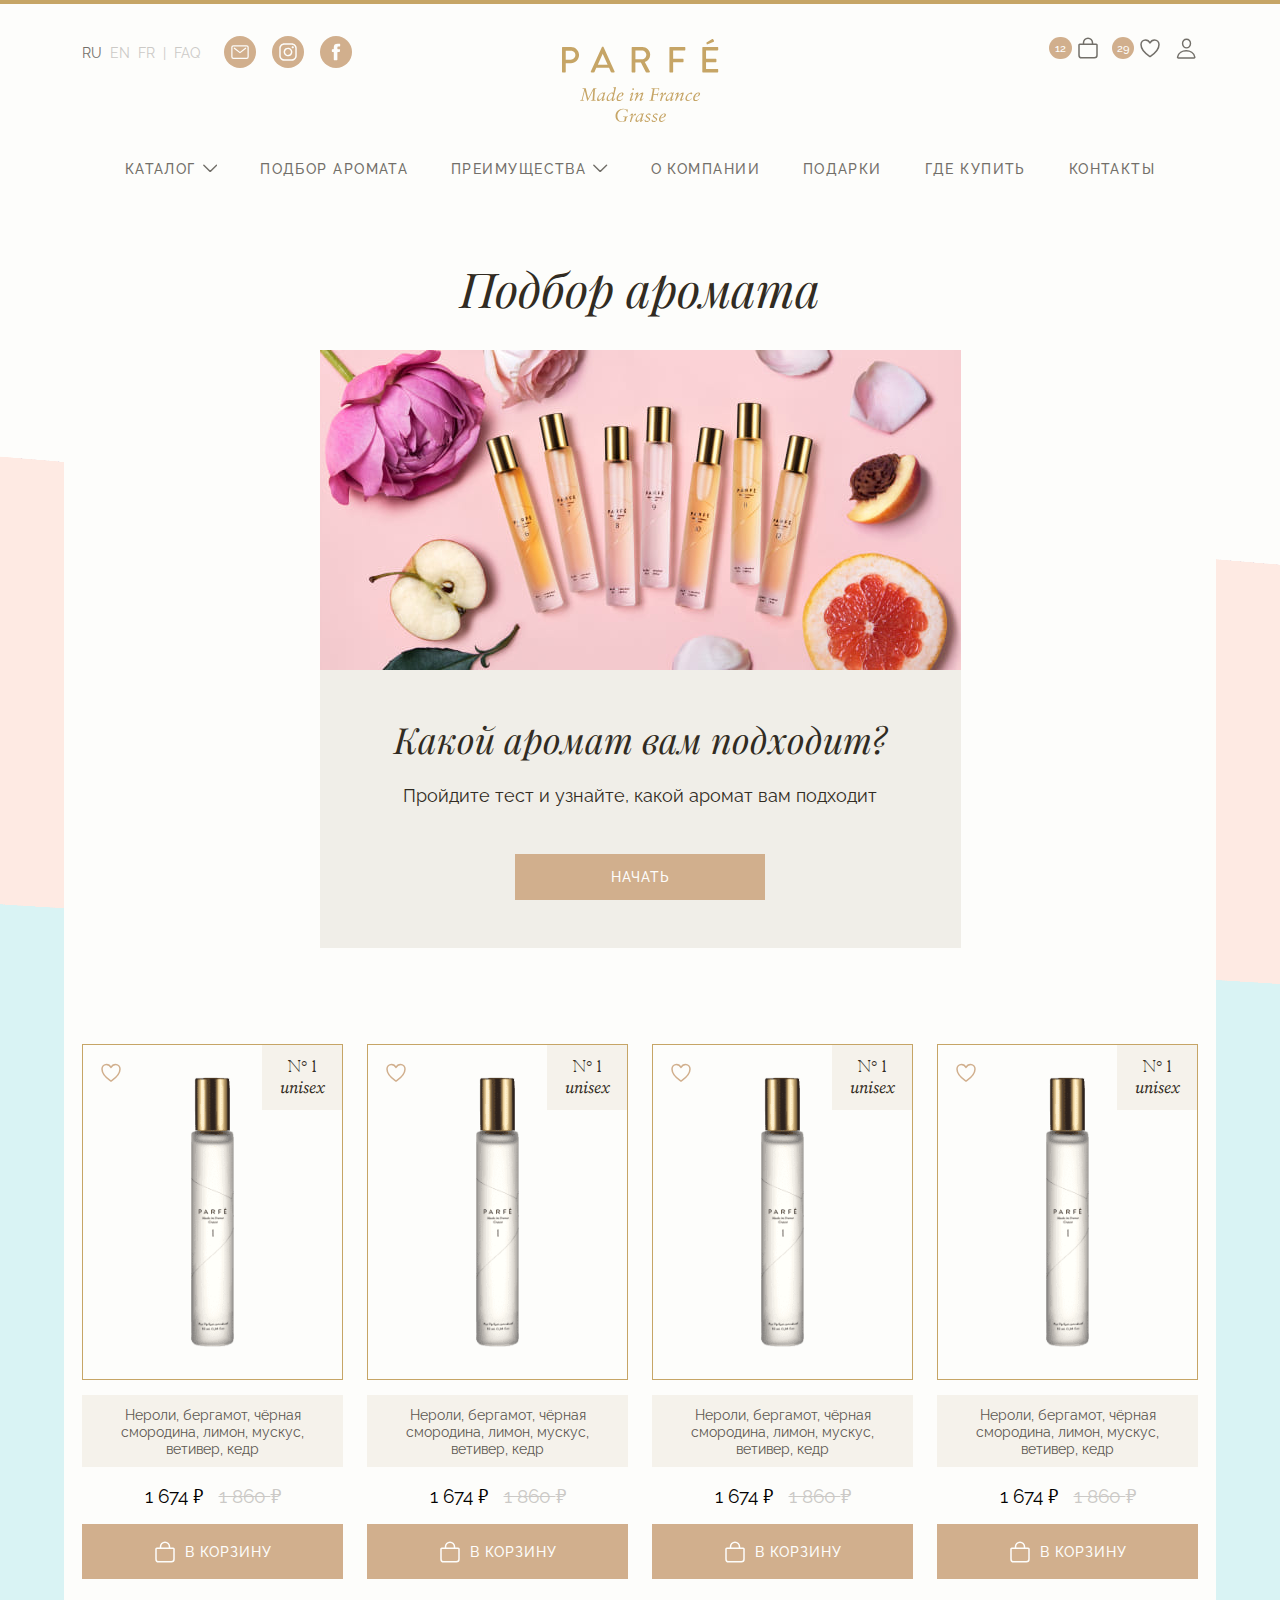
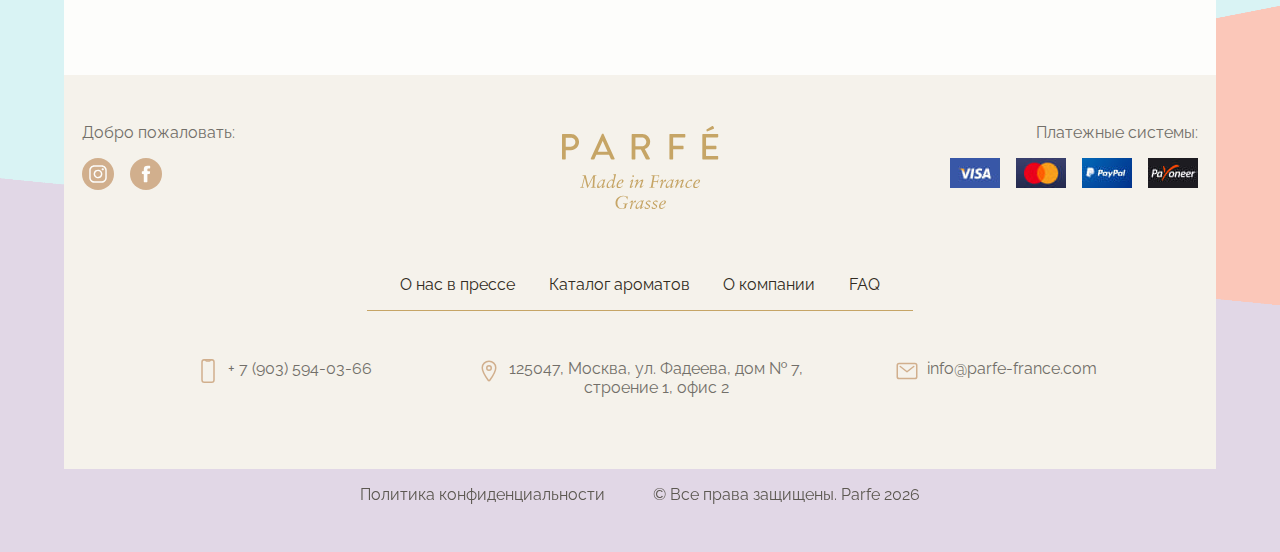
<file: quiz.html>
<!DOCTYPE html>
<html lang="ru">
<head>
	<meta charset="UTF-8">
	<meta name="viewport" content="width=device-width, initial-scale=1.0">
	<meta http-equiv="X-UA-Compatible" content="ie=edge">
	<title>Подбор аромата</title>
	<link rel="shortcut icon" href="" type="image/png">
	<link rel="stylesheet" href="css/bootstrap.min.css" />
	<link rel="stylesheet" href="https://unpkg.com/swiper/swiper-bundle.min.css" />
	<link rel="stylesheet" href="css/img-previewer.css" />
	<link rel="stylesheet" href="css/common.css" />
	<link rel="stylesheet" href="css/style.css" />
	<link rel="stylesheet" href="fonts/fonts.css"/>
	<link href="https://fonts.googleapis.com/css2?family=PT+Sans&family=Comfortaa:wght@300;400&family=Source+Serif+Pro:ital@1&display=swap" rel="stylesheet">
</head>
<body>
	<header>
		<div class="container position-relative">
			<div class="header-grid">
				<div class="h-grid-1">
					<div class="d-flex align-items-center">
						<div class="d-flex f_09 text-uppercase lightengray">
							<a href="" class="simple-link active me-2">ru</a>
							<a href="" class="simple-link me-2">en</a>
							<a href="" class="simple-link me-2">fr</a>
							<span class="me-2">|</span>
							<a href="" class="simple-link">faq</a>
						</div>
						<div class="d-none d-md-flex ms-4">
							<a href="mailto:" class="round-icon me-3">
								<img src="img/icons/e-mail.svg" alt="">
							</a>
							<a href="#" class="round-icon me-3">
								<img src="img/icons/inst.svg" alt="">
							</a>
							<a href="#" class="round-icon me-3">
								<img src="img/icons/fb.svg" alt="">
							</a>
						</div>
					</div>
				</div>
				<div class="h-grid-2">
					<a href="index.html">
						<img src="img/logo.svg" alt="" class="logo-img d-block mx-auto">
					</a>
				</div>
				<div class="h-grid-3">
					<div class="d-flex align-items-center justify-content-end">
						<a href="shopping-cart.html" class="head-btn-svg">
							<div class="count me-xl-1">12</div>
							<svg viewBox="0 0 24 24" fill="none" xmlns="http://www.w3.org/2000/svg">
								<path fill-rule="evenodd" clip-rule="evenodd" d="M3.75 8.25C3.55109 8.25 3.36032 8.32902 3.21967 8.46967C3.07902 8.61032 3 8.80109 3 9V19.125C3 20.5425 4.2075 21.75 5.625 21.75H18.375C19.7925 21.75 21 20.6011 21 19.1836V9C21 8.80109 20.921 8.61032 20.7803 8.46967C20.6397 8.32902 20.4489 8.25 20.25 8.25H3.75Z" stroke-width="1.5" stroke-linecap="round" stroke-linejoin="round"/>
								<path d="M7.5 8.25V6.75C7.5 5.55653 7.97411 4.41193 8.81802 3.56802C9.66193 2.72411 10.8065 2.25 12 2.25V2.25C13.1935 2.25 14.3381 2.72411 15.182 3.56802C16.0259 4.41193 16.5 5.55653 16.5 6.75V8.25" stroke-width="1.5" stroke-linecap="round" stroke-linejoin="round"/>
							</svg>								
						</a>
						<a href="#" class="ml-12 head-btn-svg">
							<div class="count me-xl-1">29</div>
							<svg width="24" height="24" viewBox="0 0 24 24" fill="none" xmlns="http://www.w3.org/2000/svg">
								<path d="M16.5437 4C13.5006 4 12.0006 7 12.0006 7C12.0006 7 10.5006 4 7.45748 4C4.98435 4 3.02591 6.06906 3.0006 8.53797C2.94904 13.6628 7.06607 17.3073 11.5787 20.3702C11.7031 20.4548 11.8501 20.5001 12.0006 20.5001C12.1511 20.5001 12.2981 20.4548 12.4225 20.3702C16.9347 17.3073 21.0517 13.6628 21.0006 8.53797C20.9753 6.06906 19.0169 4 16.5437 4Z" stroke-width="1.5" stroke-linecap="round" stroke-linejoin="round"/>
							</svg>						
						</a>
						<a data-bs-toggle="modal" href="#modal-entrance" class="ml-12 head-btn-svg">
							<svg width="24" height="24" viewBox="0 0 24 24" fill="none" xmlns="http://www.w3.org/2000/svg">
								<path d="M16.4795 7.60156C16.3034 9.97658 14.5029 11.9141 12.5263 11.9141C10.5498 11.9141 8.74617 9.97703 8.57322 7.60156C8.39353 5.13086 10.1455 3.28906 12.5263 3.28906C14.9072 3.28906 16.6592 5.17578 16.4795 7.60156Z" stroke-width="1.42" stroke-linecap="round" stroke-linejoin="round"/>
								<path d="M12.1857 14.7891C8.27745 14.7891 4.31085 16.9453 3.57683 21.0152C3.48833 21.5058 3.76595 21.9766 4.27941 21.9766H20.0919C20.6058 21.9766 20.8834 21.5058 20.7949 21.0152C20.0605 16.9453 16.0939 14.7891 12.1857 14.7891Z" stroke-width="1.42" stroke-miterlimit="10"/>
							</svg>								
						</a>
					</div>
				</div>
				<div class="h-grid-4">
					<nav>
						<ul>
							<li>
								<a href="catalog.html" class="main-menu" data-target="submenu-catalog">
									каталог
									<svg width="14" height="8" viewBox="0 0 14 8" xmlns="http://www.w3.org/2000/svg">
										<path d="M0.8125 0.989502L7 7.177L13.1875 0.989502"/>
									</svg>
								</a>
							</li>
							<li><a href="quiz.html" class="main-menu">Подбор аромата</a></li>
							<li>
								<a href="benefits.html" class="main-menu" data-target="submenu-advantages">
									преимущества
									<svg width="14" height="8" viewBox="0 0 14 8" xmlns="http://www.w3.org/2000/svg">
										<path d="M0.8125 0.989502L7 7.177L13.1875 0.989502"/>
									</svg>
								</a>
							</li>
							<li class="floating"><a href="about.html" class="main-menu">о компании</a></li>
							<li class="floating"><a href="" class="main-menu">подарки</a></li>
							<li><a href="shops.html" class="main-menu">Где купить</a></li>
							<li><a href="" class="main-menu">контакты</a></li>
						</ul>
					</nav>
				</div>
				<div class="h-grid-5">
					<a href="index.html">
						<img src="img/logo-mini.svg" alt="Parfe">
					</a>
				</div>
				<div class="h-grid-6">
					<div class="dropdown d-none d-lg-block">
						<button class="gamburger dropdown-toggle" type="button" id="dropdownMenuButton" data-bs-toggle="dropdown" aria-expanded="false">
							<!-- <img src="img/icons/gamburger.svg" alt="Меню"> -->
							<svg viewBox="0 0 32 32" xmlns="http://www.w3.org/2000/svg">
								<path d="M5 10H27"/>
								<path d="M5.33334 16L24 16"/>
								<path d="M5 22H27"/>
							</svg>
						</button>
						<nav class="dropdown-menu" aria-labelledby="dropdownMenuButton">
							<ul>
								<li><a href="about.html">о компании</a></li>
								<li><a href="">подарки</a></li>
							</ul>
						</nav>
					</div>
					<button type="button" class="gamburger d-block d-lg-none" id="btn-menu" data-bs-toggle="offcanvas" data-bs-target="#mobile-menu">
						<svg viewBox="0 0 32 32" xmlns="http://www.w3.org/2000/svg">
							<path d="M5 10H27"/>
							<path d="M5.33334 16L24 16"/>
							<path d="M5 22H27"/>
						</svg>
					</button>
				</div>
			</div>

			<div class="submenu" id="submenu-catalog" onmouseleave="closeSubmenu(this.id)">
				<div class="row row-cols-3 gx-3">
					<div class="type-1">
						<div class="title color-1-5 ribbon mb-3"><a href="categorie.html">Древесные / Шипровые / Цветочные</a></div>
						<div class="row row-cols-3 row-cols-lg-4 justify-content-center gx-3 gy-3 px-xxl-4">
							<div>
								<a href="product.html" class="item">
									<div class="felix">N° 1</div>
									<div class="source itlc">unisex</div>
								</a>
							</div>
							<div>
								<a href="product.html" class="item">
									<div class="felix">N° 2</div>
									<div class="source itlc">woman</div>
								</a>
							</div>
							<div>
								<a href="product.html" class="item">
									<div class="felix">N° 3</div>
									<div class="source itlc">unisex</div>
								</a>
							</div>
							<div>
								<a href="product.html" class="item">
									<div class="felix">N° 4</div>
									<div class="source itlc">unisex</div>
								</a>
							</div>
							<div>
								<a href="product.html" class="item">
									<div class="felix">N° 5</div>
									<div class="source itlc">woman</div>
								</a>
							</div>
						</div>
					</div>
					<div class="type-2">
						<div class="title color-6-12 mb-3"><a href="categorie.html">Цветочные / Фруктовые</a></div>
						<div class="row row-cols-3 row-cols-lg-4 justify-content-center gx-3 gy-3 px-xxl-4">
							<div>
								<a href="product.html" class="item">
									<div class="felix">N° 6</div>
									<div class="source itlc">woman</div>
								</a>
							</div>
							<div>
								<a href="product.html" class="item">
									<div class="felix">N° 7</div>
									<div class="source itlc">woman</div>
								</a>
							</div>
							<div>
								<a href="product.html" class="item">
									<div class="felix">N° 8</div>
									<div class="source itlc">woman</div>
								</a>
							</div>
							<div>
								<a href="product.html" class="item">
									<div class="felix">N° 9</div>
									<div class="source itlc">woman</div>
								</a>
							</div>
							<div>
								<a href="product.html" class="item">
									<div class="felix">N° 10</div>
									<div class="source itlc">woman</div>
								</a>
							</div>
							<div>
								<a href="product.html" class="item">
									<div class="felix">N° 11</div>
									<div class="source itlc">unisex</div>
								</a>
							</div>
							<div>
								<a href="product.html" class="item">
									<div class="felix">N° 12</div>
									<div class="source itlc">woman</div>
								</a>
							</div>
							<div>
								<a href="product.html" class="item">
									<div class="felix">N° 21</div>
									<div class="source itlc">woman</div>
								</a>
							</div>
						</div>
					</div>
					<div class="type-3">
						<div class="title color-13-20 ribbon mb-3"><a href="categorie.html">Пряные / Ванильные / Восточные</a></div>
						<div class="row row-cols-3 row-cols-lg-4 justify-content-center gx-3 gy-3 px-xxl-4">
							<div>
								<a href="product.html" class="item">
									<div class="felix">N° 13</div>
									<div class="source itlc">woman</div>
								</a>
							</div>
							<div>
								<a href="product.html" class="item">
									<div class="felix">N° 15</div>
									<div class="source itlc">woman</div>
								</a>
							</div>
							<div>
								<a href="product.html" class="item">
									<div class="felix">N° 20</div>
									<div class="source itlc">woman</div>
								</a>
							</div>
						</div>
					</div>
				</div>
			</div>
			<div class="submenu" id="submenu-advantages" onmouseleave="closeSubmenu(this.id)">
				<div class="row row-cols-6 gx-3 gx-xl-4">
					<div>
						<figure>
							<img src="img/icons/plus1.svg" alt="Абсолютная стойкость на каждый день">
							<figcaption><a href="">Абсолютная стойкость на каждый день</a></figcaption>
						</figure>
					</div>
					<div>
						<figure>
							<img src="img/icons/plus2.svg" alt="Компактный и практичный формат">
							<figcaption><a href="">Компактный и практичный формат</a></figcaption>
						</figure>
					</div>
					<div>
						<figure>
							<img src="img/icons/plus3.svg" alt="Натуральные ингредиенты — природные афродизиаки">
							<figcaption><a href="">Натуральные ингредиенты — природные афродизиаки</a></figcaption>
						</figure>
					</div>
					<div>
						<figure>
							<img src="img/icons/plus4.svg" alt="Не содержит спирта, только “сердце парфюма”">
							<figcaption><a href="">Не содержит спирта, только “сердце парфюма”</a></figcaption>
						</figure>
					</div>
					<div>
						<figure>
							<img src="img/icons/plus5.svg" alt="Богатая палитра ароматов">
							<figcaption><a href="">Богатая палитра ароматов</a></figcaption>
						</figure>
					</div>
					<div>
						<figure>
							<img src="img/icons/plus6.svg" alt="Не испытывается на животных">
							<figcaption><a href="">Не испытывается на животных</a></figcaption>
						</figure>
					</div>
				</div>
			</div>
		</div>
	</header>

	<main>
		<section id="sec-20" class="mb-6">
			<div class="container">
				<h2>Подбор аромата</h2>
				<div class="row justify-content-center mb-6">
					<div class="col-md-9 col-lg-8 col-xl-7">
						<div id="quiz" class="carousel slide carousel-fade" data-bs-ride="carousel" data-bs-interval="false">
							<div class="carousel-inner">
								<div class="carousel-item active">
									<div class="quiz-page">
										<img src="img/quiz-1.jpg">
										<div>
											<h3 class="mb-4">Какой аромат вам подходит?</h3>
											<p class="text-center f_11">Пройдите тест и узнайте, какой аромат вам подходит</p>
											<button class="btn_main btn_1 mx-auto mt-4 mt-sm-5" type="button" data-bs-target="#quiz"  data-bs-slide="next">
												начать
											</button>
										</div>
									</div>
								</div>
								<div class="carousel-item">
									<div class="quiz-page">
										<img src="img/quiz-2.jpg">
										<div>
											<h3 class="mb-4">В вашем гардеробе преобладают</h3>
											<div class="checkbox mb-2">
												<input type="checkbox" name="question-1" value="casual">
												<label>Одежда стиля casual: джинсы, кроссовки, удобная одежда</label>
											</div>
											<div class="checkbox mb-2">
												<input type="checkbox" name="question-1" value="Женственные">
												<label>Женственные платья, юбки, каблуки</label>
											</div>
											<div class="checkbox mb-2">
												<input type="checkbox" name="question-1" value="обтягивающие">
												<label>Кожаные юбки, леггинсы, обтягивающие платья</label>
											</div>
											<div class="checkbox mb-2">
												<input type="checkbox" name="boho" value="обтягивающие">
												<label>Одежда в стиле boho: легкие ткани, воздушные платья в пол</label>
											</div>
											<button class="btn_main btn_1 mx-auto mt-4 mt-sm-5" type="button" data-bs-target="#quiz"  data-bs-slide="next">
												следующий вопрос
											</button>
										</div>
									</div>
								</div>
								<div class="carousel-item">
									<div class="quiz-page">
										<img src="img/quiz-2.jpg">
										<div>
											<h3 class="mb-4">В вашем гардеробе преобладают</h3>
											<div class="radio-btn mb-2">
												<input type="radio" name="question-2" value="casual">
												<label>Одежда стиля casual: джинсы, кроссовки, удобная одежда</label>
											</div>
											<div class="radio-btn mb-2">
												<input type="radio" name="question-2" value="Женственные">
												<label>Женственные платья, юбки, каблуки</label>
											</div>
											<div class="radio-btn mb-2">
												<input type="radio" name="question-2" value="обтягивающие">
												<label>Кожаные юбки, леггинсы, обтягивающие платья</label>
											</div>
											<div class="radio-btn mb-2">
												<input type="radio" name="question-2" value="boho">
												<label>Одежда в стиле boho: легкие ткани, воздушные платья в пол</label>
											</div>
											<button class="btn_main btn_1 mx-auto mt-4 mt-sm-5" type="button" data-bs-target="#quiz"  data-bs-slide="next">
												следующий вопрос
											</button>
										</div>
									</div>
								</div>
								<div class="carousel-item">
									<div class="quiz-page">
										<img src="img/quiz-3.jpg">
										<div>
											<h3 class="gold mb-4">Вам подходят цветочные ароматы</h3>
											<p class="text-center f_11 mb-3">Вы нежная, мечтательная натура, романтик в душе. Вы любите домашний уют и верите в настоящую любовь. Подчеркнут вашу нежность и женственность цветочные нотки сирени, розы, жасмина.</p>
											<p class="text-center f_11">Ниже представлен список ароматов Parfé которые подойдут именно вам</p>
											<svg class="d-block mx-auto mt-4 mt-sm-5" width="30" height="18" viewBox="0 0 30 18" fill="none" xmlns="http://www.w3.org/2000/svg">
												<path d="M1.5 2.25L15 15.75L28.5 2.25" stroke="#D1AF8D" stroke-width="3" stroke-linecap="round" stroke-linejoin="round"/>
											</svg>
										</div>
									</div>
								</div>
							</div>
						</div>
					</div>
				</div>
				<div class="row row-cols-2 row-cols-md-3 row-cols-lg-4 gx-4 gy-5">
					<div>
						<div class="item item-full">
							<div class="box">
								<img src="img/parfume/1.png" alt="">
								<div class="sticker color-1-5">
									<div class="felix">N° 1</div>
									<div class="source itlc">unisex</div>
								</div>
								<button type="button" onclick="fav(this)" class="btn_icon fav-btn" data-fav="false">
									<svg viewBox="0 0 20 19" fill="none" xmlns="http://www.w3.org/2000/svg">
										<path d="M14.5437 1C11.5006 1 10.0006 4 10.0006 4C10.0006 4 8.5006 1 5.45748 1C2.98435 1 1.02591 3.06906 1.0006 5.53797C0.949039 10.6628 5.06607 14.3073 9.57873 17.3702C9.70314 17.4548 9.85013 17.5001 10.0006 17.5001C10.1511 17.5001 10.2981 17.4548 10.4225 17.3702C14.9347 14.3073 19.0517 10.6628 19.0006 5.53797C18.9753 3.06906 17.0169 1 14.5437 1Z" />
									</svg>
								</button>
							</div>
							<div class="text color-1-5">
								<p>Нероли, бергамот, чёрная смородина, лимон, мускус, ветивер, кедр</p>
							</div>
							<div class="d-flex justify-content-center mt-3 f_12">
								<div class="black">1 674 <span class="pt">₽</span></div>
								<div class="old-price ms-2 ms-sm-3">1 860 <span class="pt">₽</span></div>
							</div>
							<button type="button" class="btn_main btn_1 mt-3 w-100">
								<img src="img/icons/shopping-cart-2.svg" class="me-1 me-sm-2">
								В корзину
							</button>
						</div>
					</div>
					<div>
						<div class="item item-full">
							<div class="box">
								<img src="img/parfume/1.png" alt="">
								<div class="sticker color-1-5">
									<div class="felix">N° 1</div>
									<div class="source itlc">unisex</div>
								</div>
								<button type="button" onclick="fav(this)" class="btn_icon fav-btn" data-fav="false">
									<svg viewBox="0 0 20 19" fill="none" xmlns="http://www.w3.org/2000/svg">
										<path d="M14.5437 1C11.5006 1 10.0006 4 10.0006 4C10.0006 4 8.5006 1 5.45748 1C2.98435 1 1.02591 3.06906 1.0006 5.53797C0.949039 10.6628 5.06607 14.3073 9.57873 17.3702C9.70314 17.4548 9.85013 17.5001 10.0006 17.5001C10.1511 17.5001 10.2981 17.4548 10.4225 17.3702C14.9347 14.3073 19.0517 10.6628 19.0006 5.53797C18.9753 3.06906 17.0169 1 14.5437 1Z" />
									</svg>
								</button>
							</div>
							<div class="text color-1-5">
								<p>Нероли, бергамот, чёрная смородина, лимон, мускус, ветивер, кедр</p>
							</div>
							<div class="d-flex justify-content-center mt-3 f_12">
								<div class="black">1 674 <span class="pt">₽</span></div>
								<div class="old-price ms-2 ms-sm-3">1 860 <span class="pt">₽</span></div>
							</div>
							<button type="button" class="btn_main btn_1 mt-3 w-100">
								<img src="img/icons/shopping-cart-2.svg" class="me-1 me-sm-2">
								В корзину
							</button>
						</div>
					</div>
					<div>
						<div class="item item-full">
							<div class="box">
								<img src="img/parfume/1.png" alt="">
								<div class="sticker color-1-5">
									<div class="felix">N° 1</div>
									<div class="source itlc">unisex</div>
								</div>
								<button type="button" onclick="fav(this)" class="btn_icon fav-btn" data-fav="false">
									<svg viewBox="0 0 20 19" fill="none" xmlns="http://www.w3.org/2000/svg">
										<path d="M14.5437 1C11.5006 1 10.0006 4 10.0006 4C10.0006 4 8.5006 1 5.45748 1C2.98435 1 1.02591 3.06906 1.0006 5.53797C0.949039 10.6628 5.06607 14.3073 9.57873 17.3702C9.70314 17.4548 9.85013 17.5001 10.0006 17.5001C10.1511 17.5001 10.2981 17.4548 10.4225 17.3702C14.9347 14.3073 19.0517 10.6628 19.0006 5.53797C18.9753 3.06906 17.0169 1 14.5437 1Z" />
									</svg>
								</button>
							</div>
							<div class="text color-1-5">
								<p>Нероли, бергамот, чёрная смородина, лимон, мускус, ветивер, кедр</p>
							</div>
							<div class="d-flex justify-content-center mt-3 f_12">
								<div class="black">1 674 <span class="pt">₽</span></div>
								<div class="old-price ms-2 ms-sm-3">1 860 <span class="pt">₽</span></div>
							</div>
							<button type="button" class="btn_main btn_1 mt-3 w-100">
								<img src="img/icons/shopping-cart-2.svg" class="me-1 me-sm-2">
								В корзину
							</button>
						</div>
					</div>
					<div>
						<div class="item item-full">
							<div class="box">
								<img src="img/parfume/1.png" alt="">
								<div class="sticker color-1-5">
									<div class="felix">N° 1</div>
									<div class="source itlc">unisex</div>
								</div>
								<button type="button" onclick="fav(this)" class="btn_icon fav-btn" data-fav="false">
									<svg viewBox="0 0 20 19" fill="none" xmlns="http://www.w3.org/2000/svg">
										<path d="M14.5437 1C11.5006 1 10.0006 4 10.0006 4C10.0006 4 8.5006 1 5.45748 1C2.98435 1 1.02591 3.06906 1.0006 5.53797C0.949039 10.6628 5.06607 14.3073 9.57873 17.3702C9.70314 17.4548 9.85013 17.5001 10.0006 17.5001C10.1511 17.5001 10.2981 17.4548 10.4225 17.3702C14.9347 14.3073 19.0517 10.6628 19.0006 5.53797C18.9753 3.06906 17.0169 1 14.5437 1Z" />
									</svg>
								</button>
							</div>
							<div class="text color-1-5">
								<p>Нероли, бергамот, чёрная смородина, лимон, мускус, ветивер, кедр</p>
							</div>
							<div class="d-flex justify-content-center mt-3 f_12">
								<div class="black">1 674 <span class="pt">₽</span></div>
								<div class="old-price ms-2 ms-sm-3">1 860 <span class="pt">₽</span></div>
							</div>
							<button type="button" class="btn_main btn_1 mt-3 w-100">
								<img src="img/icons/shopping-cart-2.svg" class="me-1 me-sm-2">
								В корзину
							</button>
						</div>
					</div>
				</div>
			</div>
		</section>

		<footer>
			<div class="container py-4 py-md-5">
				<div class="row mb-md-5">
					<div class="d-none d-md-block col-4">
						<div class="lightgray mb-3">Добро пожаловать:</div>
						<div class="d-flex">
							<a href="#" class="round-icon me-3">
								<img src="img/icons/inst.svg" alt="">
							</a>
							<a href="#" class="round-icon me-3">
								<img src="img/icons/fb.svg" alt="">
							</a>
						</div>
					</div>
					<div class="col-md-4">
						<a href="index.html">
							<img src="img/logo.svg" alt="" class="d-block mx-auto">
						</a>
					</div>
					<div class="col-md-4 text-center text-md-end mt-3 mt-md-0">
						<div class="lightgray mb-3">Платежные системы:</div>
						<div class="d-flex justify-content-center justify-content-md-end">
							<img src="img/icons/visa.jpg">
							<img src="img/icons/mastercard.jpg" class="ms-1 ms-lg-3">
							<img src="img/icons/paypal.jpg" class="ms-1 ms-lg-3">
							<img src="img/icons/payoneer.jpg" class="ms-1 ms-lg-3">
						</div>
					</div>
				</div>
				<div class="d-none d-md-flex row justify-content-center mb-5">
					<div class="col-md-8 col-lg-7 col-xl-6">
						<nav>
							<a href="">О нас в прессе</a>
							<a href="catalog.html">Каталог ароматов</a>
							<a href="about.html">О компании</a>
							<a href="">FAQ</a>
						</nav>
					</div>
				</div>
				<div class="d-none d-md-flex row justify-content-center mb-lg-4 lightgray">
					<div class="col-xl-10">
						<div class="row">
							<div class="order-1 col-6 col-lg-3">
								<div class="d-flex justify-content-center">
									<img src="img/icons/phone.svg" alt="" class="icon me-2">
									<a href="tel:+79035940366">+ 7 (903) 594-03-66</a>
								</div>
							</div>
							<div class="order-3 order-lg-2 col-12 col-lg-6 mt-4 mt-lg-0">
								<div class="d-flex justify-content-center">
									<img src="img/icons/address.svg" alt="" class="icon me-2">
									<span class="text-center">125047, Москва, ул. Фадеева, дом № 7,<br> строение 1, офис 2</span>
								</div>
							</div>
							<div class="order-2 order-lg-3 col-6 col-lg-3">
								<div class="d-flex justify-content-center">
									<img src="img/icons/e-mail-2.svg" alt="" class="icon me-2">
									<a href="mailto:info@parfe-france.com">info@parfe-france.com</a>
								</div>
							</div>
						</div>
					</div>
				</div>
			</div>
		</footer>
	</main>

	<div class="container d-flex flex-column flex-sm-row justify-content-center align-items-center pt-3 pb-5 gray">
		<div><a href="#">Политика конфиденциальности</a></div>
		<div class="ms-sm-5 mt-3 mt-sm-0">© Все права защищены. Parfe <span id="year"></span></div>
	</div>

	<div id="shadow"></div>

	<div class="offcanvas offcanvas-start" tabindex="-1" id="mobile-menu">
		<div class="offcanvas-body">
			<div class="offcanvas-box p-4 p-sm-5">
				<div class="d-flex f_09 text-uppercase lightengray d-md-none mb-5">
					<a href="" class="lightgray me-2">ru</a>
					<a href="" class="me-2">en</a>
					<a href="" class="me-2">fr</a>
					<span class="me-2">|</span>
					<a href="">faq</a>
				</div>
				<nav class="mb-5 mb-md-0">
					<ul>
						<li><a href="catalog.html">каталог</a></li>
						<li><a href="quiz.html">Подбор аромата</a></li>
						<li><a href="benefits.html">преимущества</a></li>
						<li><a href="about.html">о компании</a></li>
						<li><a href="">подарки</a></li>
						<li><a href="shops.html">Где купить</a></li>
						<li><a href="">контакты</a></li>
						<li><a href="">О нас в прессе</a></li>
						<li><a href="">FAQ</a></li>
					</ul>
				</nav>
				<div class="d-flex d-md-none mb-4">
					<a href="mailto:" class="round-icon me-3">
						<img src="img/icons/e-mail.svg" alt="">
					</a>
					<a href="#" class="round-icon me-3">
						<img src="img/icons/inst.svg" alt="">
					</a>
					<a href="#" class="round-icon me-3">
						<img src="img/icons/fb.svg" alt="">
					</a>
				</div>
				<div class="d-fle d-md-none mb-3">
					<img src="img/icons/phone.svg" alt="" class="icon me-2">
					<a href="tel:+79035940366">+ 7 (903) 594-03-66</a>
				</div>
				<div class="d-flex d-md-none">
					<img src="img/icons/address.svg" alt="" class="icon me-2">
					<span class="text-start">125047, Москва, ул. Фадеева, дом № 7, строение 1, офис 2</span>
				</div>
			</div>
			<button type="button" class="btn-close" data-bs-dismiss="offcanvas">
				<svg viewBox="0 0 32 32" fill="none" xmlns="http://www.w3.org/2000/svg">
					<path d="M23 23L9 9"/>
					<path d="M23 9L9 23"/>
				</svg>							
			</button>
		</div>
	</div>

	<div class="modal fade" id="myModal" tabindex="-1" aria-hidden="true">
		<div class="modal-dialog modal-dialog-centered modal-dialog-scrollable">
			<div class="modal-content">
				<div class="modal-body">
					<div class="box">
						<h3 class="gold">Скидка 10% на первую покупку</h3>
						<p class="text-center gray mb-4">Зарегестрируйтесь в личном кабинете и получите скидку 10% на первую покупку в нашем магазине</p>
						<div class="row justify-content-center">
							<div class="col-sm-8 col-md-6">
								<section class="change-forms">
									<form action="" class="entrance">
										<input type="text" placeholder="e-mail" class="b-lgray mb-2">
										<div class="password mb-3">
											<input type="password" name="password" placeholder="пароль" minlength="6" maxlength="16" class="b-lgray">
											<button type="button" data-state="invisible" class="pass_btn" onclick="change_state(this)"></button>
										</div>
										<button type="submit" class="btn_main btn_1 mx-auto mt-4">Войти</button>
										<div class="d-flex justify-content-center align-items-center mt-3">
											или <button type="button" class="powder ms-2" onclick="swap_form(this.closest('form'))">зарегистрироваться</button>
										</div>
									</form>
									<form action="" class="registration d-none">
										<input type="text" placeholder="e-mail" class="b-lgray mb-2">
										<div class="password mb-3">
											<input type="password" name="password" placeholder="пароль" minlength="6" maxlength="16" class="b-lgray">
											<button type="button" data-state="invisible" class="pass_btn" onclick="change_state(this)"></button>
										</div>
										<button type="submit" class="btn_main btn_1 mx-auto">зарегистрироваться</button>
										<div class="d-flex justify-content-center align-items-center mt-3 f_09">
											или <button type="button" class="powder ms-2" onclick="swap_form(this.closest('form'))">войти</button>
										</div>
									</form>
								</section>
							</div>
						</div>
					</div>
					<button type="button" class="btn-close" data-bs-dismiss="modal">
						<svg viewBox="0 0 32 32" fill="none" xmlns="http://www.w3.org/2000/svg">
							<path d="M23 23L9 9"/>
							<path d="M23 9L9 23"/>
						</svg>							
					</button>
				</div>
			</div>
		</div>
	</div>

	<div class="modal fade" id="gift" tabindex="-1" aria-hidden="true">
		<div class="modal-dialog modal-dialog-centered modal-dialog-scrollable">
			<div class="modal-content">
				<div class="modal-body">
					<div class="color-1-5 px-4 py-3 d-flex flex-wrap align-items-center mb-3">
						<div class="source f_15 f_15 me-5">Древесные / Шипровые / Цветочные</div>
						<div class="text-center me-3">
							<div class="felix">N° 1</div>
							<div class="source itlc">unisex</div>
						</div>
						<div class="text-center me-3">
							<div class="felix">N° 2</div>
							<div class="source itlc">woman</div>
						</div>
						<div class="text-center me-3">
							<div class="felix">N° 3</div>
							<div class="source itlc">unisex</div>
						</div>
						<div class="text-center me-3">
							<div class="felix">N° 4</div>
							<div class="source itlc">unisex</div>
						</div>
						<div class="text-center me-3">
							<div class="felix">N° 5</div>
							<div class="source itlc">woman</div>
						</div>
					</div>

					<div class="color-6-12 px-4 py-3 d-flex flex-wrap align-items-center mb-3">
						<div class="source f_15 f_15 me-5">Цветочные / Фруктовые</div>
						<div class="text-center me-3">
							<div class="felix">N° 6</div>
							<div class="source itlc">unisex</div>
						</div>
						<div class="text-center me-3">
							<div class="felix">N° 7</div>
							<div class="source itlc">woman</div>
						</div>
						<div class="text-center me-3">
							<div class="felix">N° 8</div>
							<div class="source itlc">unisex</div>
						</div>
						<div class="text-center me-3">
							<div class="felix">N° 9</div>
							<div class="source itlc">unisex</div>
						</div>
						<div class="text-center me-3">
							<div class="felix">N° 10</div>
							<div class="source itlc">woman</div>
						</div>
						<div class="text-center me-3">
							<div class="felix">N° 11</div>
							<div class="source itlc">woman</div>
						</div>
						<div class="text-center me-3">
							<div class="felix">N° 12</div>
							<div class="source itlc">woman</div>
						</div>
						<div class="text-center me-3">
							<div class="felix">N° 21</div>
							<div class="source itlc">woman</div>
						</div>
					</div>

					<div class="color-13-20 px-4 py-3 d-flex flex-wrap align-items-center mb-3">
						<div class="source f_15 f_15 me-5">Пряные / Ванильные / Восточные</div>
						<div class="text-center me-3">
							<div class="felix">N° 13</div>
							<div class="source itlc">woman</div>
						</div>
						<div class="text-center me-3">
							<div class="felix">N° 15</div>
							<div class="source itlc">woman</div>
						</div>
						<div class="text-center me-3">
							<div class="felix">N° 20</div>
							<div class="source itlc">woman</div>
						</div>
					</div>

					<form action="">
						<div class="row row-cols-md-2 mt-4">
							<div>
								<div class="radio-block">
									<input type="radio" name="sachet" value="1">
									<div class="item-card mb-4">
										<div class="img color-1-5">
											<img src="img/parfume/1.png" alt="">
										</div>
										<div class="color-1-5 text">
											<div class="text-start brandon fw_5 norm text-uppercase ls-3">Parfé <span class="com fw_4">№</span>1</div>
											<div class="source">Цветочно-пудровый / Древесный:</div>
											<div class="gray">мускус, ваниль, бобы тонка, гвоздика, жасмин, вишня, пачули, розовый перец, амбра, белый кедр, ветивер</div>
										</div>
									</div>
								</div>
								<div class="radio-block">
									<input type="radio" name="sachet" value="2">
									<div class="item-card mb-4">
										<div class="img color-1-5">
											<img src="img/parfume/1.png" alt="">
										</div>
										<div class="color-1-5 text">
											<div class="text-start brandon fw_5 norm text-uppercase ls-3">Parfé <span class="com">№</span>2</div>
											<div class="source">Цветочно-пудровый / Древесный:</div>
											<div class="gray">мускус, ваниль, бобы тонка, гвоздика, жасмин, вишня, пачули, розовый перец, амбра, белый кедр, ветивер</div>
										</div>
									</div>
								</div>
								<div class="radio-block">
									<input type="radio" name="sachet" value="3">
									<div class="item-card mb-4">
										<div class="img color-1-5">
											<img src="img/parfume/1.png" alt="">
										</div>
										<div class="color-1-5 text">
											<div class="text-start brandon fw_5 norm text-uppercase ls-3">Parfé <span class="com">№</span>3</div>
											<div class="source">Цветочно-пудровый / Древесный:</div>
											<div class="gray">мускус, ваниль, бобы тонка, гвоздика, жасмин, вишня, пачули, розовый перец, амбра, белый кедр, ветивер</div>
										</div>
									</div>
								</div>
								<div class="radio-block">
									<input type="radio" name="sachet" value="4">
									<div class="item-card mb-4">
										<div class="img color-1-5">
											<img src="img/parfume/1.png" alt="">
										</div>
										<div class="color-1-5 text">
											<div class="text-start brandon fw_5 norm text-uppercase ls-3">Parfé <span class="com">№</span>4</div>
											<div class="source">Цветочно-пудровый / Древесный:</div>
											<div class="gray">мускус, ваниль, бобы тонка, гвоздика, жасмин, вишня, пачули, розовый перец, амбра, белый кедр, ветивер</div>
										</div>
									</div>
								</div>
								<div class="radio-block">
									<input type="radio" name="sachet" value="5">
									<div class="item-card mb-4">
										<div class="img color-1-5">
											<img src="img/parfume/1.png" alt="">
										</div>
										<div class="color-1-5 text">
											<div class="text-start brandon fw_5 norm text-uppercase ls-3">Parfé <span class="com">№</span>5</div>
											<div class="source">Цветочно-пудровый / Древесный:</div>
											<div class="gray">мускус, ваниль, бобы тонка, гвоздика, жасмин, вишня, пачули, розовый перец, амбра, белый кедр, ветивер</div>
										</div>
									</div>
								</div>
								<div class="radio-block">
									<input type="radio" name="sachet" value="6">
									<div class="item-card mb-4">
										<div class="img color-6-12">
											<img src="img/parfume/6.png" alt="">
										</div>
										<div class="color-6-12 text">
											<div class="text-start brandon fw_5 norm text-uppercase ls-3">Parfé <span class="com">№</span>6</div>
											<div class="source">Цветочно-пудровый / Древесный:</div>
											<div class="gray">мускус, ваниль, бобы тонка, гвоздика, жасмин, вишня, пачули, розовый перец, амбра, белый кедр, ветивер</div>
										</div>
									</div>
								</div>
								<div class="radio-block">
									<input type="radio" name="sachet" value="7">
									<div class="item-card mb-4">
										<div class="img color-6-12">
											<img src="img/parfume/6.png" alt="">
										</div>
										<div class="color-6-12 text">
											<div class="text-start brandon fw_5 norm text-uppercase ls-3">Parfé <span class="com">№</span>7</div>
											<div class="source">Цветочно-пудровый / Древесный:</div>
											<div class="gray">мускус, ваниль, бобы тонка, гвоздика, жасмин, вишня, пачули, розовый перец, амбра, белый кедр, ветивер</div>
										</div>
									</div>
								</div>
								<div class="radio-block">
									<input type="radio" name="sachet" value="8">
									<div class="item-card mb-4">
										<div class="img color-6-12">
											<img src="img/parfume/6.png" alt="">
										</div>
										<div class="color-6-12 text">
											<div class="text-start brandon fw_5 norm text-uppercase ls-3">Parfé <span class="com">№</span>8</div>
											<div class="source">Цветочно-пудровый / Древесный:</div>
											<div class="gray">мускус, ваниль, бобы тонка, гвоздика, жасмин, вишня, пачули, розовый перец, амбра, белый кедр, ветивер</div>
										</div>
									</div>
								</div>
							</div>
							<div>
								<div class="radio-block">
									<input type="radio" name="sachet" value="9">
									<div class="item-card mb-4">
										<div class="img color-6-12">
											<img src="img/parfume/6.png" alt="">
										</div>
										<div class="color-6-12 text">
											<div class="text-start brandon fw_5 norm text-uppercase ls-3">Parfé <span class="com">№</span>9</div>
											<div class="source">Цветочно-пудровый / Древесный:</div>
											<div class="gray">мускус, ваниль, бобы тонка, гвоздика, жасмин, вишня, пачули, розовый перец, амбра, белый кедр, ветивер</div>
										</div>
									</div>
								</div>
								<div class="radio-block">
									<input type="radio" name="sachet" value="10">
									<div class="item-card mb-4">
										<div class="img color-6-12">
											<img src="img/parfume/6.png" alt="">
										</div>
										<div class="color-6-12 text">
											<div class="text-start brandon fw_5 norm text-uppercase ls-3">Parfé <span class="com">№</span>10</div>
											<div class="source">Цветочно-пудровый / Древесный:</div>
											<div class="gray">мускус, ваниль, бобы тонка, гвоздика, жасмин, вишня, пачули, розовый перец, амбра, белый кедр, ветивер</div>
										</div>
									</div>
								</div>
								<div class="radio-block">
									<input type="radio" name="sachet" value="11">
									<div class="item-card mb-4">
										<div class="img color-6-12">
											<img src="img/parfume/6.png" alt="">
										</div>
										<div class="color-6-12 text">
											<div class="text-start brandon fw_5 norm text-uppercase ls-3">Parfé <span class="com">№</span>11</div>
											<div class="source">Цветочно-пудровый / Древесный:</div>
											<div class="gray">мускус, ваниль, бобы тонка, гвоздика, жасмин, вишня, пачули, розовый перец, амбра, белый кедр, ветивер</div>
										</div>
									</div>
								</div>
								<div class="radio-block">
									<input type="radio" name="sachet" value="12">
									<div class="item-card mb-4">
										<div class="img color-6-12">
											<img src="img/parfume/6.png" alt="">
										</div>
										<div class="color-6-12 text">
											<div class="text-start brandon fw_5 norm text-uppercase ls-3">Parfé <span class="com">№</span>12</div>
											<div class="source">Цветочно-пудровый / Древесный:</div>
											<div class="gray">мускус, ваниль, бобы тонка, гвоздика, жасмин, вишня, пачули, розовый перец, амбра, белый кедр, ветивер</div>
										</div>
									</div>
								</div>
								<div class="radio-block">
									<input type="radio" name="sachet" value="13">
									<div class="item-card mb-4">
										<div class="img color-13-20">
											<img src="img/parfume/20.png" alt="">
										</div>
										<div class="color-13-20 text">
											<div class="text-start brandon fw_5 norm text-uppercase ls-3">Parfé <span class="com">№</span>13</div>
											<div class="source">Цветочно-пудровый / Древесный:</div>
											<div class="gray">мускус, ваниль, бобы тонка, гвоздика, жасмин, вишня, пачули, розовый перец, амбра, белый кедр, ветивер</div>
										</div>
									</div>
								</div>
								<div class="radio-block">
									<input type="radio" name="sachet" value="15">
									<div class="item-card mb-4">
										<div class="img color-13-20">
											<img src="img/parfume/20.png" alt="">
										</div>
										<div class="color-13-20 text">
											<div class="text-start brandon fw_5 norm text-uppercase ls-3">Parfé <span class="com">№</span>15</div>
											<div class="source">Цветочно-пудровый / Древесный:</div>
											<div class="gray">мускус, ваниль, бобы тонка, гвоздика, жасмин, вишня, пачули, розовый перец, амбра, белый кедр, ветивер</div>
										</div>
									</div>
								</div>
								<div class="radio-block">
									<input type="radio" name="sachet" value="20">
									<div class="item-card mb-4">
										<div class="img color-13-20">
											<img src="img/parfume/20.png" alt="">
										</div>
										<div class="color-13-20 text">
											<div class="text-start brandon fw_5 norm text-uppercase ls-3">Parfé <span class="com">№</span>20</div>
											<div class="source">Цветочно-пудровый / Древесный:</div>
											<div class="gray">мускус, ваниль, бобы тонка, гвоздика, жасмин, вишня, пачули, розовый перец, амбра, белый кедр, ветивер</div>
										</div>
									</div>
								</div>
								<div class="radio-block">
									<input type="radio" name="sachet" value="21">
									<div class="item-card mb-4">
										<div class="img color-6-12">
											<img src="img/parfume/6.png" alt="">
										</div>
										<div class="color-6-12 text">
											<div class="text-start brandon fw_5 norm text-uppercase ls-3">Parfé <span class="com">№</span>21</div>
											<div class="source">Цветочно-пудровый / Древесный:</div>
											<div class="gray">мускус, ваниль, бобы тонка, гвоздика, жасмин, вишня, пачули, розовый перец, амбра, белый кедр, ветивер</div>
										</div>
									</div>
								</div>
							</div>
						</div>
					</form>
					
					<button type="button" class="btn-close" data-bs-dismiss="modal">
						<svg viewBox="0 0 32 32" fill="none" xmlns="http://www.w3.org/2000/svg">
							<path d="M23 23L9 9"/>
							<path d="M23 9L9 23"/>
						</svg>							
					</button>
				</div>
			</div>
		</div>
	</div>

	<div class="modal fade" id="modal-entrance" tabindex="-1" aria-hidden="true">
		<div class="modal-dialog md-full-content modal-dialog-centered modal-dialog-scrollable">
			<div class="modal-content">
				<div class="modal-body">
					<div class="pt-3 pt-sm-4 pt-md-5 pb-2 pb-sm-3 pb-md-4">
						<h2>Вход или регистрация</h2>
						<p class="text-center f_11 mb-4 mb-md-5">Мы отправим на номер SMS-сообщение с кодом подтверждения</p>
						<div class="row justify-content-center">
							<div class="col-sm-8 col-md-6 col-lg-5 col-xl-4">
								<form action="">
									<div class="d-flex mb-2 mb-md-4">
										<div class="custom-select me-2">
											<button type="button"></button>
											<div class="cs-options">
												<div class="radio">
													<input type="radio" name="country" value="ru" checked>
													<label>
														<img src="img/icons/flag-ru.svg" alt="">
													</label>
												</div>
												<div class="radio">
													<input type="radio" name="country" value="uk">
													<label>
														<img src="img/icons/flag-uk.svg" alt="">
													</label>
												</div>
												<div class="radio">
													<input type="radio" name="country" value="fr">
													<label>
														<img src="img/icons/flag-fr.svg" alt="">
													</label>
												</div>
											</div>
										</div>
										<input type="text" class="flex-1" placeholder="+7 (000) 000-00-00">
									</div>
									<button type="submit" class="btn_main btn_1 w-100">получить код</button>
								</form>
							</div>
						</div>
						<div class="gold f_11 text-center mt-4 mt-md-5">После регистрации вы получите скидку 10% на первую покупку</div>
						<div class="row justify-content-center mt-4 mt-md-5">
							<div class="col-sm-8 col-md-6 col-lg-5 col-xl-4">
								<div class="lightengray text-center">Вы можете ознакомиться с <a href="#" class="text-decoration-underline">Политикой конфиденциальности</a> и <a href="#" class="text-decoration-underline"></a>Условиями</a> обсуживания</div>
							</div>
						</div>
					</div>
					
					<button type="button" class="btn-close" data-bs-dismiss="modal">
						<svg viewBox="0 0 32 32" fill="none" xmlns="http://www.w3.org/2000/svg">
							<path d="M23 23L9 9"/>
							<path d="M23 9L9 23"/>
						</svg>							
					</button>
				</div>
			</div>
		</div>
	</div>

	<!-- Skripts -->
	<script type="text/javascript" src="js/bootstrap.bundle.min.js"></script>
	<script src="https://unpkg.com/swiper/swiper-bundle.min.js"></script>
	<script type="text/javascript" src="js/img-previewer.min.js"></script>
	<script type="text/javascript" src="js/sliders.js"></script>
	<script type="text/javascript" src="js/main.js"></script>
</body>
</html>
</file>
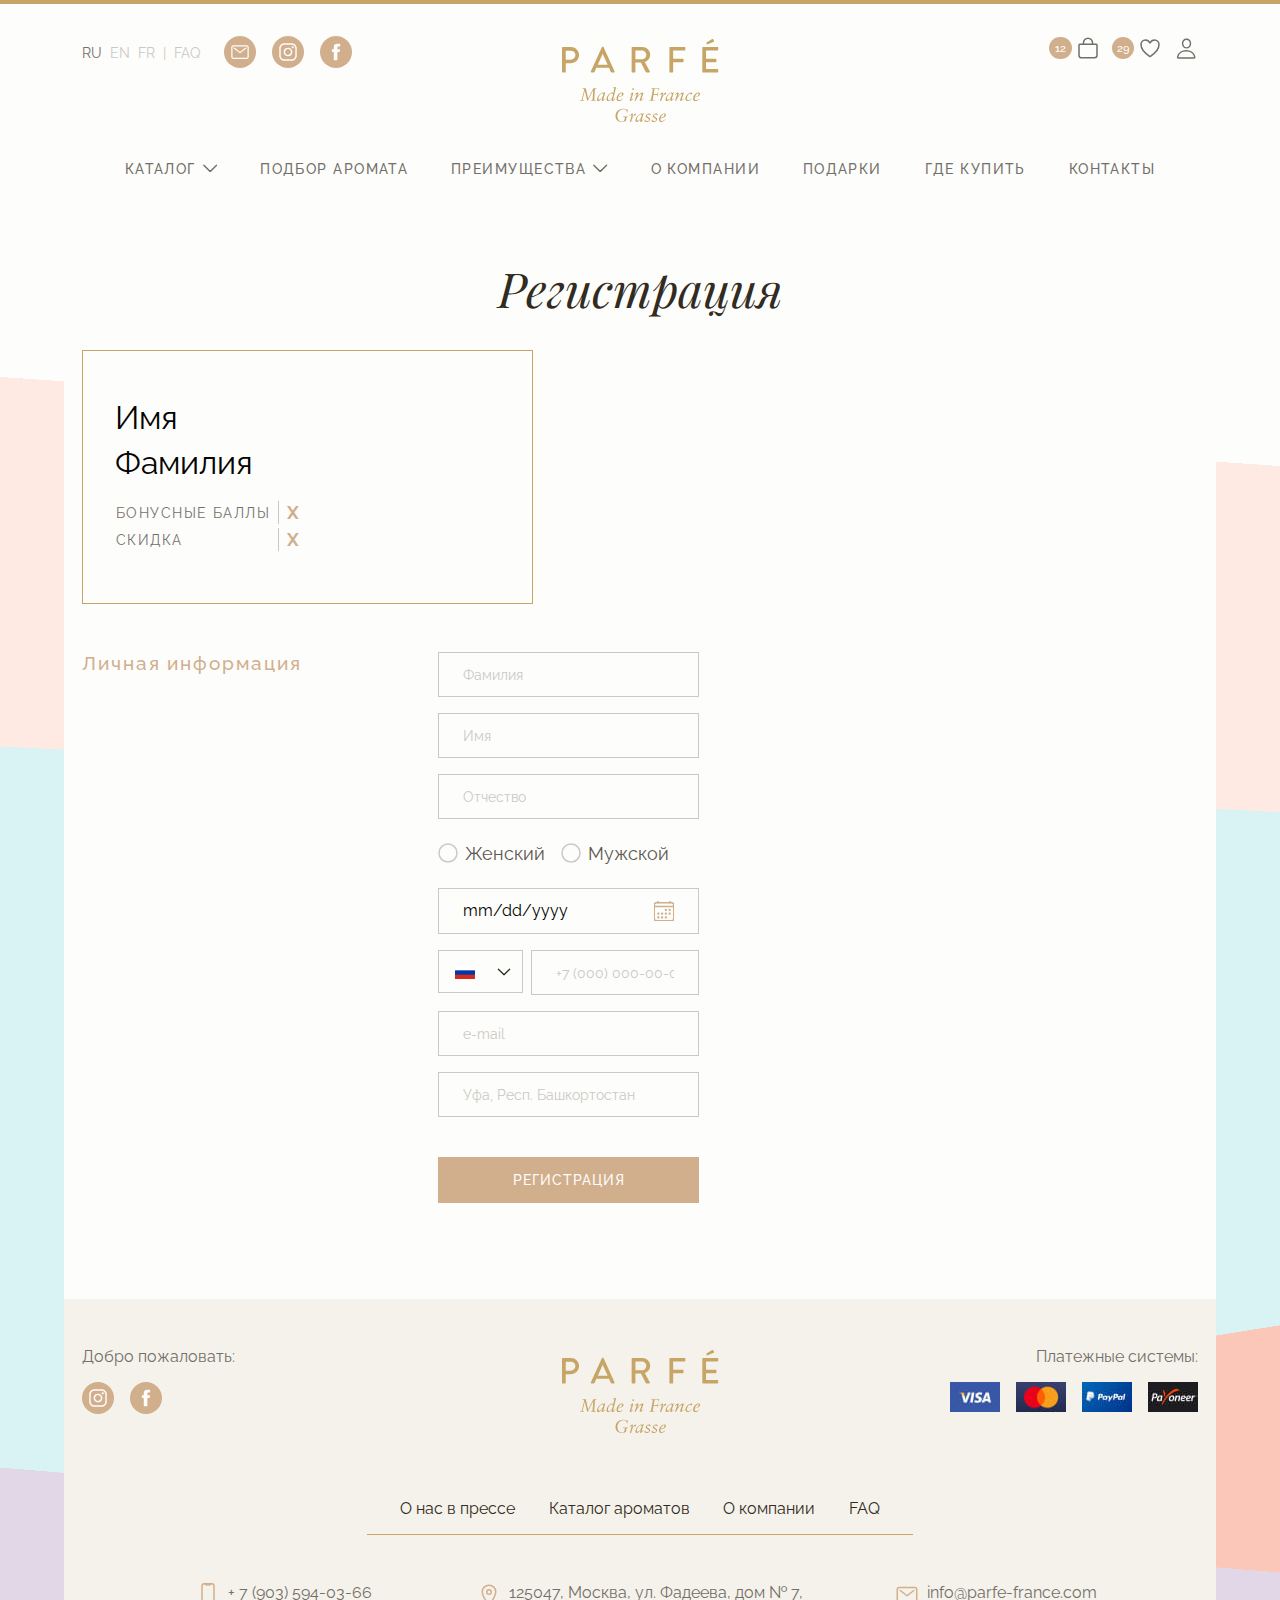
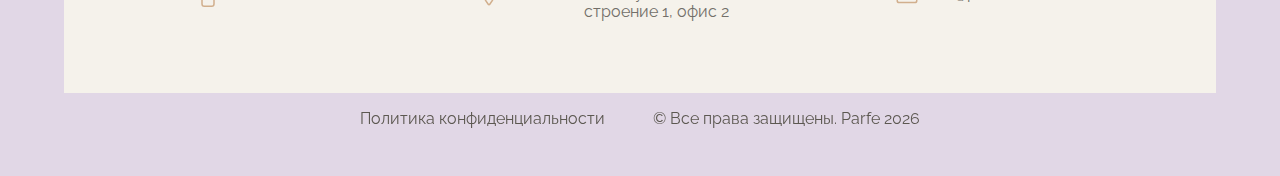
<file: registration.html>
<!DOCTYPE html>
<html lang="ru">
<head>
	<meta charset="UTF-8">
	<meta name="viewport" content="width=device-width, initial-scale=1.0">
	<meta http-equiv="X-UA-Compatible" content="ie=edge">
	<title>Регистрация</title>
	<link rel="shortcut icon" href="" type="image/png">
	<link rel="stylesheet" href="css/bootstrap.min.css" />
	<link rel="stylesheet" href="https://unpkg.com/swiper/swiper-bundle.min.css" />
	<link rel="stylesheet" href="css/img-previewer.css" />
	<link rel="stylesheet" href="css/common.css" />
	<link rel="stylesheet" href="css/style.css" />
	<link rel="stylesheet" href="fonts/fonts.css"/>
	<link href="https://fonts.googleapis.com/css2?family=PT+Sans&family=Comfortaa:wght@300;400&family=Source+Serif+Pro:ital@1&display=swap" rel="stylesheet">
</head>
<body>
	<header>
		<div class="container position-relative">
			<div class="header-grid">
				<div class="h-grid-1">
					<div class="d-flex align-items-center">
						<div class="d-flex f_09 text-uppercase lightengray">
							<a href="" class="simple-link active me-2">ru</a>
							<a href="" class="simple-link me-2">en</a>
							<a href="" class="simple-link me-2">fr</a>
							<span class="me-2">|</span>
							<a href="" class="simple-link">faq</a>
						</div>
						<div class="d-none d-md-flex ms-4">
							<a href="mailto:" class="round-icon me-3">
								<img src="img/icons/e-mail.svg" alt="">
							</a>
							<a href="#" class="round-icon me-3">
								<img src="img/icons/inst.svg" alt="">
							</a>
							<a href="#" class="round-icon me-3">
								<img src="img/icons/fb.svg" alt="">
							</a>
						</div>
					</div>
				</div>
				<div class="h-grid-2">
					<a href="index.html">
						<img src="img/logo.svg" alt="" class="logo-img d-block mx-auto">
					</a>
				</div>
				<div class="h-grid-3">
					<div class="d-flex align-items-center justify-content-end">
						<a href="shopping-cart.html" class="head-btn-svg">
							<div class="count me-xl-1">12</div>
							<svg viewBox="0 0 24 24" fill="none" xmlns="http://www.w3.org/2000/svg">
								<path fill-rule="evenodd" clip-rule="evenodd" d="M3.75 8.25C3.55109 8.25 3.36032 8.32902 3.21967 8.46967C3.07902 8.61032 3 8.80109 3 9V19.125C3 20.5425 4.2075 21.75 5.625 21.75H18.375C19.7925 21.75 21 20.6011 21 19.1836V9C21 8.80109 20.921 8.61032 20.7803 8.46967C20.6397 8.32902 20.4489 8.25 20.25 8.25H3.75Z" stroke-width="1.5" stroke-linecap="round" stroke-linejoin="round"/>
								<path d="M7.5 8.25V6.75C7.5 5.55653 7.97411 4.41193 8.81802 3.56802C9.66193 2.72411 10.8065 2.25 12 2.25V2.25C13.1935 2.25 14.3381 2.72411 15.182 3.56802C16.0259 4.41193 16.5 5.55653 16.5 6.75V8.25" stroke-width="1.5" stroke-linecap="round" stroke-linejoin="round"/>
							</svg>								
						</a>
						<a href="#" class="ml-12 head-btn-svg">
							<div class="count me-xl-1">29</div>
							<svg width="24" height="24" viewBox="0 0 24 24" fill="none" xmlns="http://www.w3.org/2000/svg">
								<path d="M16.5437 4C13.5006 4 12.0006 7 12.0006 7C12.0006 7 10.5006 4 7.45748 4C4.98435 4 3.02591 6.06906 3.0006 8.53797C2.94904 13.6628 7.06607 17.3073 11.5787 20.3702C11.7031 20.4548 11.8501 20.5001 12.0006 20.5001C12.1511 20.5001 12.2981 20.4548 12.4225 20.3702C16.9347 17.3073 21.0517 13.6628 21.0006 8.53797C20.9753 6.06906 19.0169 4 16.5437 4Z" stroke-width="1.5" stroke-linecap="round" stroke-linejoin="round"/>
							</svg>						
						</a>
						<a data-bs-toggle="modal" href="#modal-entrance" class="ml-12 head-btn-svg">
							<svg width="24" height="24" viewBox="0 0 24 24" fill="none" xmlns="http://www.w3.org/2000/svg">
								<path d="M16.4795 7.60156C16.3034 9.97658 14.5029 11.9141 12.5263 11.9141C10.5498 11.9141 8.74617 9.97703 8.57322 7.60156C8.39353 5.13086 10.1455 3.28906 12.5263 3.28906C14.9072 3.28906 16.6592 5.17578 16.4795 7.60156Z" stroke-width="1.42" stroke-linecap="round" stroke-linejoin="round"/>
								<path d="M12.1857 14.7891C8.27745 14.7891 4.31085 16.9453 3.57683 21.0152C3.48833 21.5058 3.76595 21.9766 4.27941 21.9766H20.0919C20.6058 21.9766 20.8834 21.5058 20.7949 21.0152C20.0605 16.9453 16.0939 14.7891 12.1857 14.7891Z" stroke-width="1.42" stroke-miterlimit="10"/>
							</svg>								
						</a>
					</div>
				</div>
				<div class="h-grid-4">
					<nav>
						<ul>
							<li>
								<a href="catalog.html" class="main-menu" data-target="submenu-catalog">
									каталог
									<svg width="14" height="8" viewBox="0 0 14 8" xmlns="http://www.w3.org/2000/svg">
										<path d="M0.8125 0.989502L7 7.177L13.1875 0.989502"/>
									</svg>
								</a>
							</li>
							<li><a href="quiz.html" class="main-menu">Подбор аромата</a></li>
							<li>
								<a href="benefits.html" class="main-menu" data-target="submenu-advantages">
									преимущества
									<svg width="14" height="8" viewBox="0 0 14 8" xmlns="http://www.w3.org/2000/svg">
										<path d="M0.8125 0.989502L7 7.177L13.1875 0.989502"/>
									</svg>
								</a>
							</li>
							<li class="floating"><a href="about.html" class="main-menu">о компании</a></li>
							<li class="floating"><a href="" class="main-menu">подарки</a></li>
							<li><a href="shops.html" class="main-menu">Где купить</a></li>
							<li><a href="" class="main-menu">контакты</a></li>
						</ul>
					</nav>
				</div>
				<div class="h-grid-5">
					<a href="index.html">
						<img src="img/logo-mini.svg" alt="Parfe">
					</a>
				</div>
				<div class="h-grid-6">
					<div class="dropdown d-none d-lg-block">
						<button class="gamburger dropdown-toggle" type="button" id="dropdownMenuButton" data-bs-toggle="dropdown" aria-expanded="false">
							<!-- <img src="img/icons/gamburger.svg" alt="Меню"> -->
							<svg viewBox="0 0 32 32" xmlns="http://www.w3.org/2000/svg">
								<path d="M5 10H27"/>
								<path d="M5.33334 16L24 16"/>
								<path d="M5 22H27"/>
							</svg>
						</button>
						<nav class="dropdown-menu" aria-labelledby="dropdownMenuButton">
							<ul>
								<li><a href="about.html">о компании</a></li>
								<li><a href="">подарки</a></li>
							</ul>
						</nav>
					</div>
					<button type="button" class="gamburger d-block d-lg-none" id="btn-menu" data-bs-toggle="offcanvas" data-bs-target="#mobile-menu">
						<svg viewBox="0 0 32 32" xmlns="http://www.w3.org/2000/svg">
							<path d="M5 10H27"/>
							<path d="M5.33334 16L24 16"/>
							<path d="M5 22H27"/>
						</svg>
					</button>
				</div>
			</div>

			<div class="submenu" id="submenu-catalog" onmouseleave="closeSubmenu(this.id)">
				<div class="row row-cols-3 gx-3">
					<div class="type-1">
						<div class="title color-1-5 ribbon mb-3"><a href="categorie.html">Древесные / Шипровые / Цветочные</a></div>
						<div class="row row-cols-3 row-cols-lg-4 justify-content-center gx-3 gy-3 px-xxl-4">
							<div>
								<a href="product.html" class="item">
									<div class="felix">N° 1</div>
									<div class="source itlc">unisex</div>
								</a>
							</div>
							<div>
								<a href="product.html" class="item">
									<div class="felix">N° 2</div>
									<div class="source itlc">woman</div>
								</a>
							</div>
							<div>
								<a href="product.html" class="item">
									<div class="felix">N° 3</div>
									<div class="source itlc">unisex</div>
								</a>
							</div>
							<div>
								<a href="product.html" class="item">
									<div class="felix">N° 4</div>
									<div class="source itlc">unisex</div>
								</a>
							</div>
							<div>
								<a href="product.html" class="item">
									<div class="felix">N° 5</div>
									<div class="source itlc">woman</div>
								</a>
							</div>
						</div>
					</div>
					<div class="type-2">
						<div class="title color-6-12 mb-3"><a href="categorie.html">Цветочные / Фруктовые</a></div>
						<div class="row row-cols-3 row-cols-lg-4 justify-content-center gx-3 gy-3 px-xxl-4">
							<div>
								<a href="product.html" class="item">
									<div class="felix">N° 6</div>
									<div class="source itlc">woman</div>
								</a>
							</div>
							<div>
								<a href="product.html" class="item">
									<div class="felix">N° 7</div>
									<div class="source itlc">woman</div>
								</a>
							</div>
							<div>
								<a href="product.html" class="item">
									<div class="felix">N° 8</div>
									<div class="source itlc">woman</div>
								</a>
							</div>
							<div>
								<a href="product.html" class="item">
									<div class="felix">N° 9</div>
									<div class="source itlc">woman</div>
								</a>
							</div>
							<div>
								<a href="product.html" class="item">
									<div class="felix">N° 10</div>
									<div class="source itlc">woman</div>
								</a>
							</div>
							<div>
								<a href="product.html" class="item">
									<div class="felix">N° 11</div>
									<div class="source itlc">unisex</div>
								</a>
							</div>
							<div>
								<a href="product.html" class="item">
									<div class="felix">N° 12</div>
									<div class="source itlc">woman</div>
								</a>
							</div>
							<div>
								<a href="product.html" class="item">
									<div class="felix">N° 21</div>
									<div class="source itlc">woman</div>
								</a>
							</div>
						</div>
					</div>
					<div class="type-3">
						<div class="title color-13-20 ribbon mb-3"><a href="categorie.html">Пряные / Ванильные / Восточные</a></div>
						<div class="row row-cols-3 row-cols-lg-4 justify-content-center gx-3 gy-3 px-xxl-4">
							<div>
								<a href="product.html" class="item">
									<div class="felix">N° 13</div>
									<div class="source itlc">woman</div>
								</a>
							</div>
							<div>
								<a href="product.html" class="item">
									<div class="felix">N° 15</div>
									<div class="source itlc">woman</div>
								</a>
							</div>
							<div>
								<a href="product.html" class="item">
									<div class="felix">N° 20</div>
									<div class="source itlc">woman</div>
								</a>
							</div>
						</div>
					</div>
				</div>
			</div>
			<div class="submenu" id="submenu-advantages" onmouseleave="closeSubmenu(this.id)">
				<div class="row row-cols-6 gx-3 gx-xl-4">
					<div>
						<figure>
							<img src="img/icons/plus1.svg" alt="Абсолютная стойкость на каждый день">
							<figcaption><a href="">Абсолютная стойкость на каждый день</a></figcaption>
						</figure>
					</div>
					<div>
						<figure>
							<img src="img/icons/plus2.svg" alt="Компактный и практичный формат">
							<figcaption><a href="">Компактный и практичный формат</a></figcaption>
						</figure>
					</div>
					<div>
						<figure>
							<img src="img/icons/plus3.svg" alt="Натуральные ингредиенты — природные афродизиаки">
							<figcaption><a href="">Натуральные ингредиенты — природные афродизиаки</a></figcaption>
						</figure>
					</div>
					<div>
						<figure>
							<img src="img/icons/plus4.svg" alt="Не содержит спирта, только “сердце парфюма”">
							<figcaption><a href="">Не содержит спирта, только “сердце парфюма”</a></figcaption>
						</figure>
					</div>
					<div>
						<figure>
							<img src="img/icons/plus5.svg" alt="Богатая палитра ароматов">
							<figcaption><a href="">Богатая палитра ароматов</a></figcaption>
						</figure>
					</div>
					<div>
						<figure>
							<img src="img/icons/plus6.svg" alt="Не испытывается на животных">
							<figcaption><a href="">Не испытывается на животных</a></figcaption>
						</figure>
					</div>
				</div>
			</div>
		</div>
	</header>

	<main>
		<section id="sec-21" class="mb-6">
			<div class="container">
				<h2>Регистрация</h2>
				<div class="row mb-5">
					<div class="col-md-7 col-lg-6 col-xl-5">
						<div class="user-card">
							<div class="f_20 black mb-2">Имя</div>
							<div class="f_20 black mb-3">Фамилия</div>
							<table>
								<tbody>
									<tr>
										<td>
											<div class="lightgray text-uppercase f_09 ls-1">бонусные баллы</div>
										</td>
										<td>
											<div class="f_11 powder fw_7 ls-1">Х</div>
										</td>
									</tr>
									<tr>
										<td>
											<div class="lightgray text-uppercase f_09 ls-1">скидка</div>
										</td>
										<td>
											<div class="f_11 powder fw_7 ls-1">Х</div>
										</td>
									</tr>
								</tbody>
							</table>
						</div>
					</div>
				</div>
				<div class="row">
					<div class="col-md-4 col-lg-3">
						<div class="fw_5 f_12 powder ls-1 mb-4">Личная информация</div>
					</div>
					<div class="col-md-8 col-lg-9">
						<div class="row">
							<div class="col-6 col-lg-5 col-xl-4 offset-lg-1">
								<form action="">
									<input type="text" placeholder="Фамилия" class="mb-3">
									<input type="text" placeholder="Имя" class="mb-3">
									<input type="text" placeholder="Отчество" class="mb-4">
									<div class="d-flex f_11 mb-4">
										<div class="radio-mark">
											<input type="radio" name="gender" value="female">
											<label class="gray">Женский</label>
										</div>
										<div class="radio-mark ms-3">
											<input type="radio" name="gender" value="male">
											<label class="gray">Мужской</label>
										</div>
									</div>
									<input type="date" class="mb-3">
									<div class="d-flex mb-3">
										<div class="custom-select me-2">
											<button type="button"></button>
											<div class="cs-options">
												<div class="radio">
													<input type="radio" name="country" value="ru" checked>
													<label>
														<img src="img/icons/flag-ru.svg" alt="">
													</label>
												</div>
												<div class="radio">
													<input type="radio" name="country" value="uk">
													<label>
														<img src="img/icons/flag-uk.svg" alt="">
													</label>
												</div>
												<div class="radio">
													<input type="radio" name="country" value="fr">
													<label>
														<img src="img/icons/flag-fr.svg" alt="">
													</label>
												</div>
											</div>
										</div>
										<input type="text" class="flex-1" placeholder="+7 (000) 000-00-00">
									</div>
									<input type="text" placeholder="e-mail" class="mb-3">
									<input type="text" placeholder="Уфа, Респ. Башкортостан" class="mb-3">
									<button type="submit" class="btn_main btn_1 w-100 mt-4">Регистрация</button>
								</form>
							</div>
						</div>
					</div>
				</div>
			</div>
		</section>

		<footer>
			<div class="container py-4 py-md-5">
				<div class="row mb-md-5">
					<div class="d-none d-md-block col-4">
						<div class="lightgray mb-3">Добро пожаловать:</div>
						<div class="d-flex">
							<a href="#" class="round-icon me-3">
								<img src="img/icons/inst.svg" alt="">
							</a>
							<a href="#" class="round-icon me-3">
								<img src="img/icons/fb.svg" alt="">
							</a>
						</div>
					</div>
					<div class="col-md-4">
						<a href="index.html">
							<img src="img/logo.svg" alt="" class="d-block mx-auto">
						</a>
					</div>
					<div class="col-md-4 text-center text-md-end mt-3 mt-md-0">
						<div class="lightgray mb-3">Платежные системы:</div>
						<div class="d-flex justify-content-center justify-content-md-end">
							<img src="img/icons/visa.jpg">
							<img src="img/icons/mastercard.jpg" class="ms-1 ms-lg-3">
							<img src="img/icons/paypal.jpg" class="ms-1 ms-lg-3">
							<img src="img/icons/payoneer.jpg" class="ms-1 ms-lg-3">
						</div>
					</div>
				</div>
				<div class="d-none d-md-flex row justify-content-center mb-5">
					<div class="col-md-8 col-lg-7 col-xl-6">
						<nav>
							<a href="">О нас в прессе</a>
							<a href="catalog.html">Каталог ароматов</a>
							<a href="about.html">О компании</a>
							<a href="">FAQ</a>
						</nav>
					</div>
				</div>
				<div class="d-none d-md-flex row justify-content-center mb-lg-4 lightgray">
					<div class="col-xl-10">
						<div class="row">
							<div class="order-1 col-6 col-lg-3">
								<div class="d-flex justify-content-center">
									<img src="img/icons/phone.svg" alt="" class="icon me-2">
									<a href="tel:+79035940366">+ 7 (903) 594-03-66</a>
								</div>
							</div>
							<div class="order-3 order-lg-2 col-12 col-lg-6 mt-4 mt-lg-0">
								<div class="d-flex justify-content-center">
									<img src="img/icons/address.svg" alt="" class="icon me-2">
									<span class="text-center">125047, Москва, ул. Фадеева, дом № 7,<br> строение 1, офис 2</span>
								</div>
							</div>
							<div class="order-2 order-lg-3 col-6 col-lg-3">
								<div class="d-flex justify-content-center">
									<img src="img/icons/e-mail-2.svg" alt="" class="icon me-2">
									<a href="mailto:info@parfe-france.com">info@parfe-france.com</a>
								</div>
							</div>
						</div>
					</div>
				</div>
			</div>
		</footer>
	</main>

	<div class="container d-flex flex-column flex-sm-row justify-content-center align-items-center pt-3 pb-5 gray">
		<div><a href="#">Политика конфиденциальности</a></div>
		<div class="ms-sm-5 mt-3 mt-sm-0">© Все права защищены. Parfe <span id="year"></span></div>
	</div>

	<div id="shadow"></div>

	<div class="offcanvas offcanvas-start" tabindex="-1" id="mobile-menu">
		<div class="offcanvas-body">
			<div class="offcanvas-box p-4 p-sm-5">
				<div class="d-flex f_09 text-uppercase lightengray d-md-none mb-5">
					<a href="" class="lightgray me-2">ru</a>
					<a href="" class="me-2">en</a>
					<a href="" class="me-2">fr</a>
					<span class="me-2">|</span>
					<a href="">faq</a>
				</div>
				<nav class="mb-5 mb-md-0">
					<ul>
						<li><a href="catalog.html">каталог</a></li>
						<li><a href="quiz.html">Подбор аромата</a></li>
						<li><a href="benefits.html">преимущества</a></li>
						<li><a href="about.html">о компании</a></li>
						<li><a href="">подарки</a></li>
						<li><a href="shops.html">Где купить</a></li>
						<li><a href="">контакты</a></li>
						<li><a href="">О нас в прессе</a></li>
						<li><a href="">FAQ</a></li>
					</ul>
				</nav>
				<div class="d-flex d-md-none mb-4">
					<a href="mailto:" class="round-icon me-3">
						<img src="img/icons/e-mail.svg" alt="">
					</a>
					<a href="#" class="round-icon me-3">
						<img src="img/icons/inst.svg" alt="">
					</a>
					<a href="#" class="round-icon me-3">
						<img src="img/icons/fb.svg" alt="">
					</a>
				</div>
				<div class="d-fle d-md-none mb-3">
					<img src="img/icons/phone.svg" alt="" class="icon me-2">
					<a href="tel:+79035940366">+ 7 (903) 594-03-66</a>
				</div>
				<div class="d-flex d-md-none">
					<img src="img/icons/address.svg" alt="" class="icon me-2">
					<span class="text-start">125047, Москва, ул. Фадеева, дом № 7, строение 1, офис 2</span>
				</div>
			</div>
			<button type="button" class="btn-close" data-bs-dismiss="offcanvas">
				<svg viewBox="0 0 32 32" fill="none" xmlns="http://www.w3.org/2000/svg">
					<path d="M23 23L9 9"/>
					<path d="M23 9L9 23"/>
				</svg>							
			</button>
		</div>
	</div>

	<div class="modal fade" id="myModal" tabindex="-1" aria-hidden="true">
		<div class="modal-dialog modal-dialog-centered modal-dialog-scrollable">
			<div class="modal-content">
				<div class="modal-body">
					<div class="box">
						<h3 class="gold">Скидка 10% на первую покупку</h3>
						<p class="text-center gray mb-4">Зарегестрируйтесь в личном кабинете и получите скидку 10% на первую покупку в нашем магазине</p>
						<div class="row justify-content-center">
							<div class="col-sm-8 col-md-6">
								<section class="change-forms">
									<form action="" class="entrance">
										<input type="text" placeholder="e-mail" class="b-lgray mb-2">
										<div class="password mb-3">
											<input type="password" name="password" placeholder="пароль" minlength="6" maxlength="16" class="b-lgray">
											<button type="button" data-state="invisible" class="pass_btn" onclick="change_state(this)"></button>
										</div>
										<button type="submit" class="btn_main btn_1 mx-auto mt-4">Войти</button>
										<div class="d-flex justify-content-center align-items-center mt-3">
											или <button type="button" class="powder ms-2" onclick="swap_form(this.closest('form'))">зарегистрироваться</button>
										</div>
									</form>
									<form action="" class="registration d-none">
										<input type="text" placeholder="e-mail" class="b-lgray mb-2">
										<div class="password mb-3">
											<input type="password" name="password" placeholder="пароль" minlength="6" maxlength="16" class="b-lgray">
											<button type="button" data-state="invisible" class="pass_btn" onclick="change_state(this)"></button>
										</div>
										<button type="submit" class="btn_main btn_1 mx-auto">зарегистрироваться</button>
										<div class="d-flex justify-content-center align-items-center mt-3 f_09">
											или <button type="button" class="powder ms-2" onclick="swap_form(this.closest('form'))">войти</button>
										</div>
									</form>
								</section>
							</div>
						</div>
					</div>
					<button type="button" class="btn-close" data-bs-dismiss="modal">
						<svg viewBox="0 0 32 32" fill="none" xmlns="http://www.w3.org/2000/svg">
							<path d="M23 23L9 9"/>
							<path d="M23 9L9 23"/>
						</svg>							
					</button>
				</div>
			</div>
		</div>
	</div>

	<div class="modal fade" id="gift" tabindex="-1" aria-hidden="true">
		<div class="modal-dialog modal-dialog-centered modal-dialog-scrollable">
			<div class="modal-content">
				<div class="modal-body">
					<div class="color-1-5 px-4 py-3 d-flex flex-wrap align-items-center mb-3">
						<div class="source f_15 f_15 me-5">Древесные / Шипровые / Цветочные</div>
						<div class="text-center me-3">
							<div class="felix">N° 1</div>
							<div class="source itlc">unisex</div>
						</div>
						<div class="text-center me-3">
							<div class="felix">N° 2</div>
							<div class="source itlc">woman</div>
						</div>
						<div class="text-center me-3">
							<div class="felix">N° 3</div>
							<div class="source itlc">unisex</div>
						</div>
						<div class="text-center me-3">
							<div class="felix">N° 4</div>
							<div class="source itlc">unisex</div>
						</div>
						<div class="text-center me-3">
							<div class="felix">N° 5</div>
							<div class="source itlc">woman</div>
						</div>
					</div>

					<div class="color-6-12 px-4 py-3 d-flex flex-wrap align-items-center mb-3">
						<div class="source f_15 f_15 me-5">Цветочные / Фруктовые</div>
						<div class="text-center me-3">
							<div class="felix">N° 6</div>
							<div class="source itlc">unisex</div>
						</div>
						<div class="text-center me-3">
							<div class="felix">N° 7</div>
							<div class="source itlc">woman</div>
						</div>
						<div class="text-center me-3">
							<div class="felix">N° 8</div>
							<div class="source itlc">unisex</div>
						</div>
						<div class="text-center me-3">
							<div class="felix">N° 9</div>
							<div class="source itlc">unisex</div>
						</div>
						<div class="text-center me-3">
							<div class="felix">N° 10</div>
							<div class="source itlc">woman</div>
						</div>
						<div class="text-center me-3">
							<div class="felix">N° 11</div>
							<div class="source itlc">woman</div>
						</div>
						<div class="text-center me-3">
							<div class="felix">N° 12</div>
							<div class="source itlc">woman</div>
						</div>
						<div class="text-center me-3">
							<div class="felix">N° 21</div>
							<div class="source itlc">woman</div>
						</div>
					</div>

					<div class="color-13-20 px-4 py-3 d-flex flex-wrap align-items-center mb-3">
						<div class="source f_15 f_15 me-5">Пряные / Ванильные / Восточные</div>
						<div class="text-center me-3">
							<div class="felix">N° 13</div>
							<div class="source itlc">woman</div>
						</div>
						<div class="text-center me-3">
							<div class="felix">N° 15</div>
							<div class="source itlc">woman</div>
						</div>
						<div class="text-center me-3">
							<div class="felix">N° 20</div>
							<div class="source itlc">woman</div>
						</div>
					</div>

					<form action="">
						<div class="row row-cols-md-2 mt-4">
							<div>
								<div class="radio-block">
									<input type="radio" name="sachet" value="1">
									<div class="item-card mb-4">
										<div class="img color-1-5">
											<img src="img/parfume/1.png" alt="">
										</div>
										<div class="color-1-5 text">
											<div class="text-start brandon fw_5 norm text-uppercase ls-3">Parfé <span class="com fw_4">№</span>1</div>
											<div class="source">Цветочно-пудровый / Древесный:</div>
											<div class="gray">мускус, ваниль, бобы тонка, гвоздика, жасмин, вишня, пачули, розовый перец, амбра, белый кедр, ветивер</div>
										</div>
									</div>
								</div>
								<div class="radio-block">
									<input type="radio" name="sachet" value="2">
									<div class="item-card mb-4">
										<div class="img color-1-5">
											<img src="img/parfume/1.png" alt="">
										</div>
										<div class="color-1-5 text">
											<div class="text-start brandon fw_5 norm text-uppercase ls-3">Parfé <span class="com">№</span>2</div>
											<div class="source">Цветочно-пудровый / Древесный:</div>
											<div class="gray">мускус, ваниль, бобы тонка, гвоздика, жасмин, вишня, пачули, розовый перец, амбра, белый кедр, ветивер</div>
										</div>
									</div>
								</div>
								<div class="radio-block">
									<input type="radio" name="sachet" value="3">
									<div class="item-card mb-4">
										<div class="img color-1-5">
											<img src="img/parfume/1.png" alt="">
										</div>
										<div class="color-1-5 text">
											<div class="text-start brandon fw_5 norm text-uppercase ls-3">Parfé <span class="com">№</span>3</div>
											<div class="source">Цветочно-пудровый / Древесный:</div>
											<div class="gray">мускус, ваниль, бобы тонка, гвоздика, жасмин, вишня, пачули, розовый перец, амбра, белый кедр, ветивер</div>
										</div>
									</div>
								</div>
								<div class="radio-block">
									<input type="radio" name="sachet" value="4">
									<div class="item-card mb-4">
										<div class="img color-1-5">
											<img src="img/parfume/1.png" alt="">
										</div>
										<div class="color-1-5 text">
											<div class="text-start brandon fw_5 norm text-uppercase ls-3">Parfé <span class="com">№</span>4</div>
											<div class="source">Цветочно-пудровый / Древесный:</div>
											<div class="gray">мускус, ваниль, бобы тонка, гвоздика, жасмин, вишня, пачули, розовый перец, амбра, белый кедр, ветивер</div>
										</div>
									</div>
								</div>
								<div class="radio-block">
									<input type="radio" name="sachet" value="5">
									<div class="item-card mb-4">
										<div class="img color-1-5">
											<img src="img/parfume/1.png" alt="">
										</div>
										<div class="color-1-5 text">
											<div class="text-start brandon fw_5 norm text-uppercase ls-3">Parfé <span class="com">№</span>5</div>
											<div class="source">Цветочно-пудровый / Древесный:</div>
											<div class="gray">мускус, ваниль, бобы тонка, гвоздика, жасмин, вишня, пачули, розовый перец, амбра, белый кедр, ветивер</div>
										</div>
									</div>
								</div>
								<div class="radio-block">
									<input type="radio" name="sachet" value="6">
									<div class="item-card mb-4">
										<div class="img color-6-12">
											<img src="img/parfume/6.png" alt="">
										</div>
										<div class="color-6-12 text">
											<div class="text-start brandon fw_5 norm text-uppercase ls-3">Parfé <span class="com">№</span>6</div>
											<div class="source">Цветочно-пудровый / Древесный:</div>
											<div class="gray">мускус, ваниль, бобы тонка, гвоздика, жасмин, вишня, пачули, розовый перец, амбра, белый кедр, ветивер</div>
										</div>
									</div>
								</div>
								<div class="radio-block">
									<input type="radio" name="sachet" value="7">
									<div class="item-card mb-4">
										<div class="img color-6-12">
											<img src="img/parfume/6.png" alt="">
										</div>
										<div class="color-6-12 text">
											<div class="text-start brandon fw_5 norm text-uppercase ls-3">Parfé <span class="com">№</span>7</div>
											<div class="source">Цветочно-пудровый / Древесный:</div>
											<div class="gray">мускус, ваниль, бобы тонка, гвоздика, жасмин, вишня, пачули, розовый перец, амбра, белый кедр, ветивер</div>
										</div>
									</div>
								</div>
								<div class="radio-block">
									<input type="radio" name="sachet" value="8">
									<div class="item-card mb-4">
										<div class="img color-6-12">
											<img src="img/parfume/6.png" alt="">
										</div>
										<div class="color-6-12 text">
											<div class="text-start brandon fw_5 norm text-uppercase ls-3">Parfé <span class="com">№</span>8</div>
											<div class="source">Цветочно-пудровый / Древесный:</div>
											<div class="gray">мускус, ваниль, бобы тонка, гвоздика, жасмин, вишня, пачули, розовый перец, амбра, белый кедр, ветивер</div>
										</div>
									</div>
								</div>
							</div>
							<div>
								<div class="radio-block">
									<input type="radio" name="sachet" value="9">
									<div class="item-card mb-4">
										<div class="img color-6-12">
											<img src="img/parfume/6.png" alt="">
										</div>
										<div class="color-6-12 text">
											<div class="text-start brandon fw_5 norm text-uppercase ls-3">Parfé <span class="com">№</span>9</div>
											<div class="source">Цветочно-пудровый / Древесный:</div>
											<div class="gray">мускус, ваниль, бобы тонка, гвоздика, жасмин, вишня, пачули, розовый перец, амбра, белый кедр, ветивер</div>
										</div>
									</div>
								</div>
								<div class="radio-block">
									<input type="radio" name="sachet" value="10">
									<div class="item-card mb-4">
										<div class="img color-6-12">
											<img src="img/parfume/6.png" alt="">
										</div>
										<div class="color-6-12 text">
											<div class="text-start brandon fw_5 norm text-uppercase ls-3">Parfé <span class="com">№</span>10</div>
											<div class="source">Цветочно-пудровый / Древесный:</div>
											<div class="gray">мускус, ваниль, бобы тонка, гвоздика, жасмин, вишня, пачули, розовый перец, амбра, белый кедр, ветивер</div>
										</div>
									</div>
								</div>
								<div class="radio-block">
									<input type="radio" name="sachet" value="11">
									<div class="item-card mb-4">
										<div class="img color-6-12">
											<img src="img/parfume/6.png" alt="">
										</div>
										<div class="color-6-12 text">
											<div class="text-start brandon fw_5 norm text-uppercase ls-3">Parfé <span class="com">№</span>11</div>
											<div class="source">Цветочно-пудровый / Древесный:</div>
											<div class="gray">мускус, ваниль, бобы тонка, гвоздика, жасмин, вишня, пачули, розовый перец, амбра, белый кедр, ветивер</div>
										</div>
									</div>
								</div>
								<div class="radio-block">
									<input type="radio" name="sachet" value="12">
									<div class="item-card mb-4">
										<div class="img color-6-12">
											<img src="img/parfume/6.png" alt="">
										</div>
										<div class="color-6-12 text">
											<div class="text-start brandon fw_5 norm text-uppercase ls-3">Parfé <span class="com">№</span>12</div>
											<div class="source">Цветочно-пудровый / Древесный:</div>
											<div class="gray">мускус, ваниль, бобы тонка, гвоздика, жасмин, вишня, пачули, розовый перец, амбра, белый кедр, ветивер</div>
										</div>
									</div>
								</div>
								<div class="radio-block">
									<input type="radio" name="sachet" value="13">
									<div class="item-card mb-4">
										<div class="img color-13-20">
											<img src="img/parfume/20.png" alt="">
										</div>
										<div class="color-13-20 text">
											<div class="text-start brandon fw_5 norm text-uppercase ls-3">Parfé <span class="com">№</span>13</div>
											<div class="source">Цветочно-пудровый / Древесный:</div>
											<div class="gray">мускус, ваниль, бобы тонка, гвоздика, жасмин, вишня, пачули, розовый перец, амбра, белый кедр, ветивер</div>
										</div>
									</div>
								</div>
								<div class="radio-block">
									<input type="radio" name="sachet" value="15">
									<div class="item-card mb-4">
										<div class="img color-13-20">
											<img src="img/parfume/20.png" alt="">
										</div>
										<div class="color-13-20 text">
											<div class="text-start brandon fw_5 norm text-uppercase ls-3">Parfé <span class="com">№</span>15</div>
											<div class="source">Цветочно-пудровый / Древесный:</div>
											<div class="gray">мускус, ваниль, бобы тонка, гвоздика, жасмин, вишня, пачули, розовый перец, амбра, белый кедр, ветивер</div>
										</div>
									</div>
								</div>
								<div class="radio-block">
									<input type="radio" name="sachet" value="20">
									<div class="item-card mb-4">
										<div class="img color-13-20">
											<img src="img/parfume/20.png" alt="">
										</div>
										<div class="color-13-20 text">
											<div class="text-start brandon fw_5 norm text-uppercase ls-3">Parfé <span class="com">№</span>20</div>
											<div class="source">Цветочно-пудровый / Древесный:</div>
											<div class="gray">мускус, ваниль, бобы тонка, гвоздика, жасмин, вишня, пачули, розовый перец, амбра, белый кедр, ветивер</div>
										</div>
									</div>
								</div>
								<div class="radio-block">
									<input type="radio" name="sachet" value="21">
									<div class="item-card mb-4">
										<div class="img color-6-12">
											<img src="img/parfume/6.png" alt="">
										</div>
										<div class="color-6-12 text">
											<div class="text-start brandon fw_5 norm text-uppercase ls-3">Parfé <span class="com">№</span>21</div>
											<div class="source">Цветочно-пудровый / Древесный:</div>
											<div class="gray">мускус, ваниль, бобы тонка, гвоздика, жасмин, вишня, пачули, розовый перец, амбра, белый кедр, ветивер</div>
										</div>
									</div>
								</div>
							</div>
						</div>
					</form>
					
					<button type="button" class="btn-close" data-bs-dismiss="modal">
						<svg viewBox="0 0 32 32" fill="none" xmlns="http://www.w3.org/2000/svg">
							<path d="M23 23L9 9"/>
							<path d="M23 9L9 23"/>
						</svg>							
					</button>
				</div>
			</div>
		</div>
	</div>

	<div class="modal fade" id="modal-entrance" tabindex="-1" aria-hidden="true">
		<div class="modal-dialog md-full-content modal-dialog-centered modal-dialog-scrollable">
			<div class="modal-content">
				<div class="modal-body">
					<div class="pt-3 pt-sm-4 pt-md-5 pb-2 pb-sm-3 pb-md-4">
						<h2>Вход или регистрация</h2>
						<p class="text-center f_11 mb-4 mb-md-5">Мы отправим на номер SMS-сообщение с кодом подтверждения</p>
						<div class="row justify-content-center">
							<div class="col-sm-8 col-md-6 col-lg-5 col-xl-4">
								<form action="">
									<div class="d-flex mb-2 mb-md-4">
										<div class="custom-select me-2">
											<button type="button"></button>
											<div class="cs-options">
												<div class="radio">
													<input type="radio" name="country" value="ru" checked>
													<label>
														<img src="img/icons/flag-ru.svg" alt="">
													</label>
												</div>
												<div class="radio">
													<input type="radio" name="country" value="uk">
													<label>
														<img src="img/icons/flag-uk.svg" alt="">
													</label>
												</div>
												<div class="radio">
													<input type="radio" name="country" value="fr">
													<label>
														<img src="img/icons/flag-fr.svg" alt="">
													</label>
												</div>
											</div>
										</div>
										<input type="text" class="flex-1" placeholder="+7 (000) 000-00-00">
									</div>
									<button type="submit" class="btn_main btn_1 w-100">получить код</button>
								</form>
							</div>
						</div>
						<div class="gold f_11 text-center mt-4 mt-md-5">После регистрации вы получите скидку 10% на первую покупку</div>
						<div class="row justify-content-center mt-4 mt-md-5">
							<div class="col-sm-8 col-md-6 col-lg-5 col-xl-4">
								<div class="lightengray text-center">Вы можете ознакомиться с <a href="#" class="text-decoration-underline">Политикой конфиденциальности</a> и <a href="#" class="text-decoration-underline"></a>Условиями</a> обсуживания</div>
							</div>
						</div>
					</div>
					
					<button type="button" class="btn-close" data-bs-dismiss="modal">
						<svg viewBox="0 0 32 32" fill="none" xmlns="http://www.w3.org/2000/svg">
							<path d="M23 23L9 9"/>
							<path d="M23 9L9 23"/>
						</svg>							
					</button>
				</div>
			</div>
		</div>
	</div>

	<!-- Skripts -->
	<script type="text/javascript" src="js/bootstrap.bundle.min.js"></script>
	<script src="https://unpkg.com/swiper/swiper-bundle.min.js"></script>
	<script type="text/javascript" src="js/img-previewer.min.js"></script>
	<script type="text/javascript" src="js/sliders.js"></script>
	<script type="text/javascript" src="js/main.js"></script>
</body>
</html>
</file>
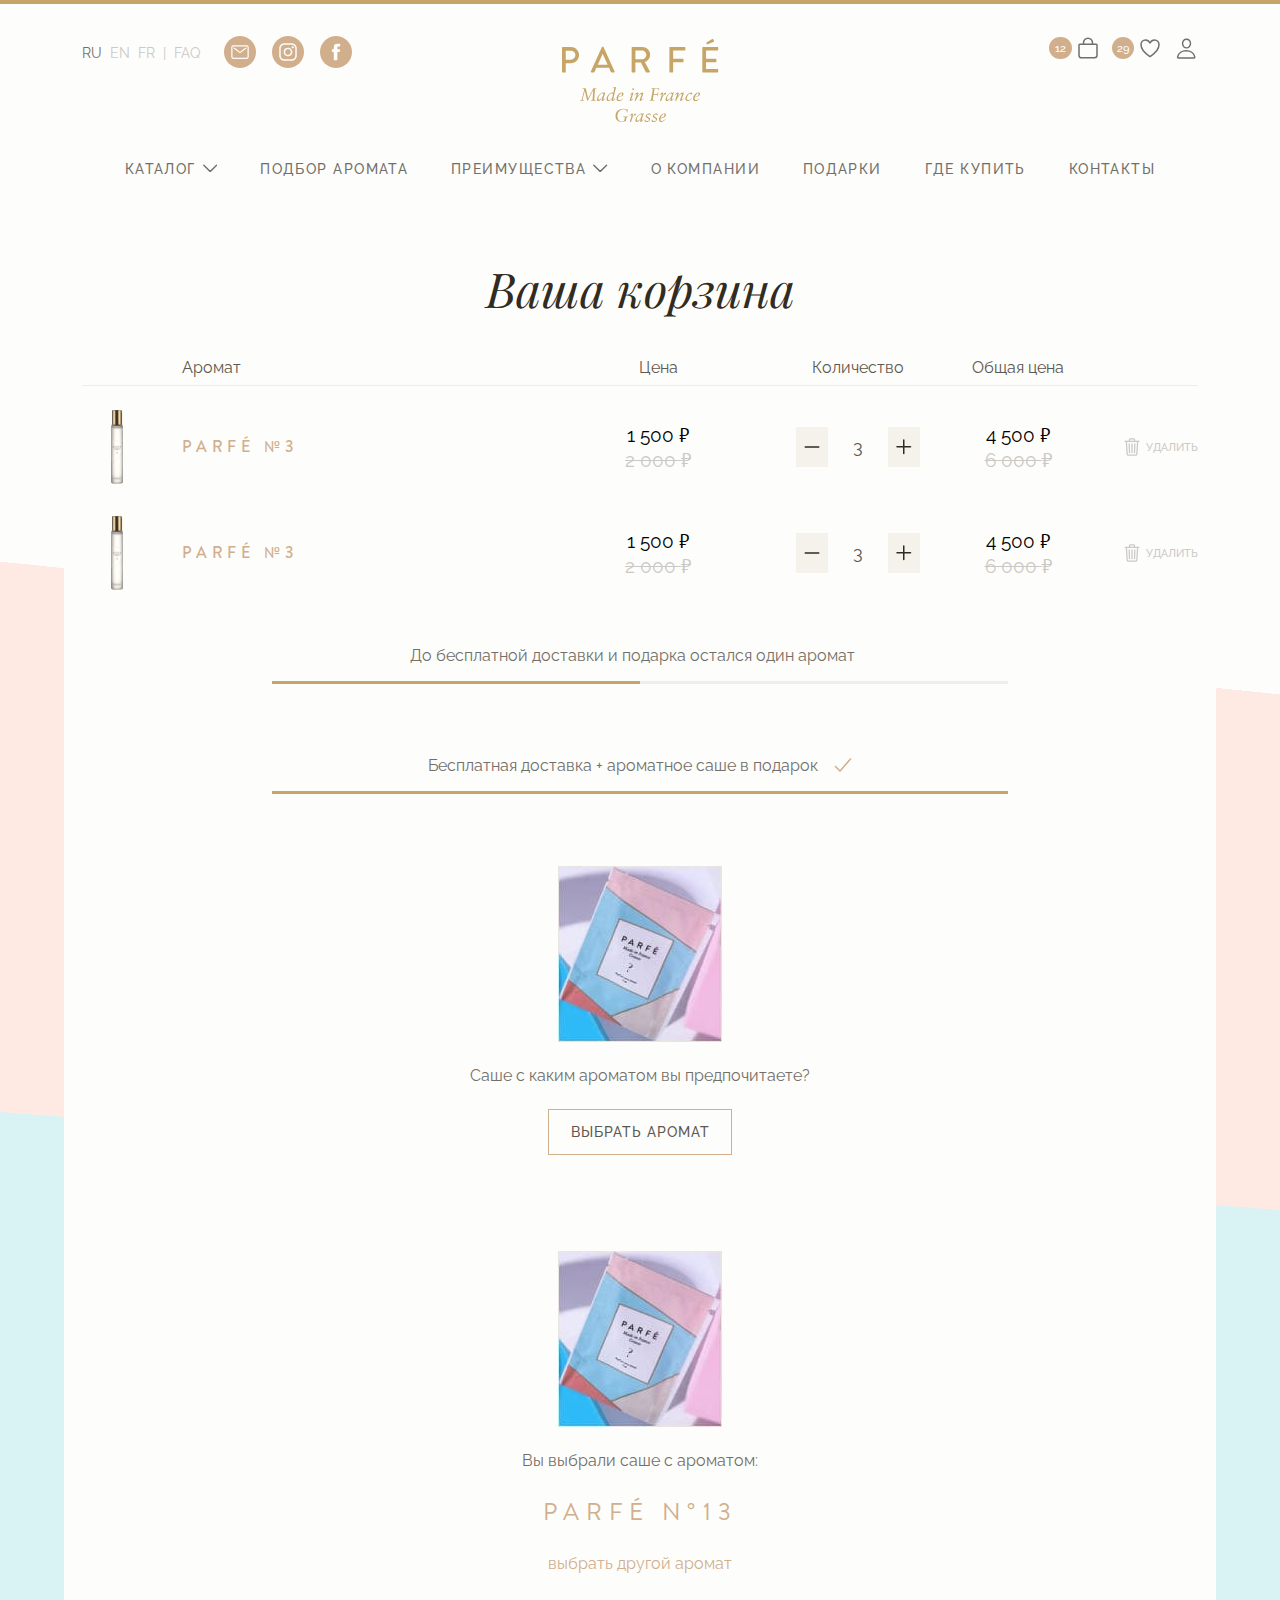
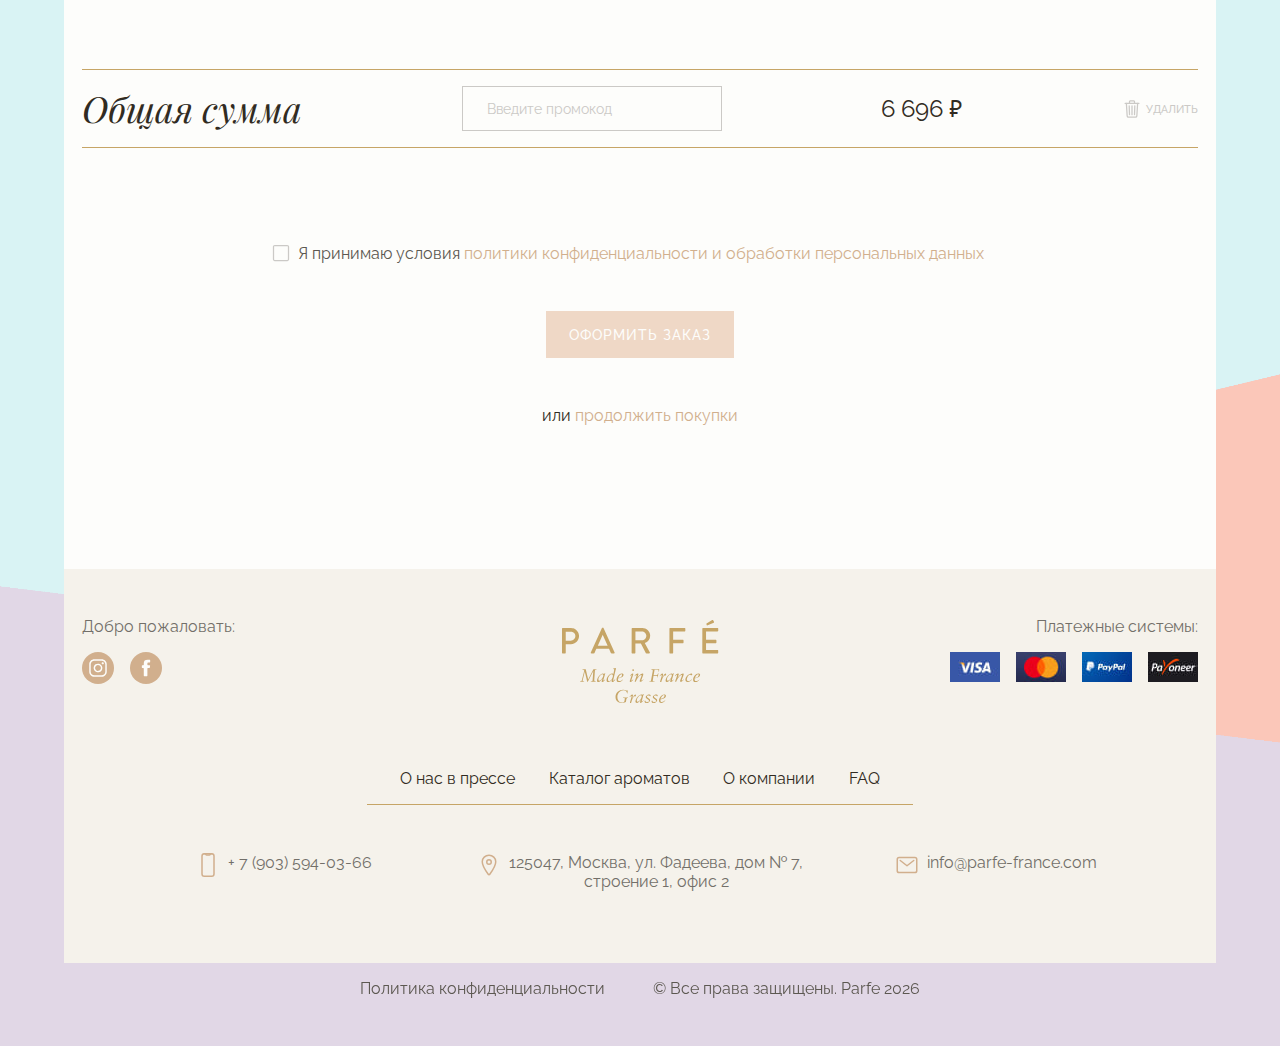
<file: shopping-cart.html>
<!DOCTYPE html>
<html lang="ru">
<head>
	<meta charset="UTF-8">
	<meta name="viewport" content="width=device-width, initial-scale=1.0">
	<meta http-equiv="X-UA-Compatible" content="ie=edge">
	<title>Корзина</title>
	<link rel="shortcut icon" href="" type="image/png">
	<link rel="stylesheet" href="css/bootstrap.min.css" />
	<link rel="stylesheet" href="https://unpkg.com/swiper/swiper-bundle.min.css" />
	<link rel="stylesheet" href="css/img-previewer.css" />
	<link rel="stylesheet" href="css/common.css" />
	<link rel="stylesheet" href="css/style.css" />
	<link rel="stylesheet" href="fonts/fonts.css"/>
	<link href="https://fonts.googleapis.com/css2?family=PT+Sans&family=Comfortaa:wght@300;400&family=Source+Serif+Pro:ital@1&display=swap" rel="stylesheet">
</head>
<body>
	<header>
		<div class="container position-relative">
			<div class="header-grid">
				<div class="h-grid-1">
					<div class="d-flex align-items-center">
						<div class="d-flex f_09 text-uppercase lightengray">
							<a href="" class="simple-link active me-2">ru</a>
							<a href="" class="simple-link me-2">en</a>
							<a href="" class="simple-link me-2">fr</a>
							<span class="me-2">|</span>
							<a href="" class="simple-link">faq</a>
						</div>
						<div class="d-none d-md-flex ms-4">
							<a href="mailto:" class="round-icon me-3">
								<img src="img/icons/e-mail.svg" alt="">
							</a>
							<a href="#" class="round-icon me-3">
								<img src="img/icons/inst.svg" alt="">
							</a>
							<a href="#" class="round-icon me-3">
								<img src="img/icons/fb.svg" alt="">
							</a>
						</div>
					</div>
				</div>
				<div class="h-grid-2">
					<a href="index.html">
						<img src="img/logo.svg" alt="" class="logo-img d-block mx-auto">
					</a>
				</div>
				<div class="h-grid-3">
					<div class="d-flex align-items-center justify-content-end">
						<a href="shopping-cart.html" class="head-btn-svg">
							<div class="count me-xl-1">12</div>
							<svg viewBox="0 0 24 24" fill="none" xmlns="http://www.w3.org/2000/svg">
								<path fill-rule="evenodd" clip-rule="evenodd" d="M3.75 8.25C3.55109 8.25 3.36032 8.32902 3.21967 8.46967C3.07902 8.61032 3 8.80109 3 9V19.125C3 20.5425 4.2075 21.75 5.625 21.75H18.375C19.7925 21.75 21 20.6011 21 19.1836V9C21 8.80109 20.921 8.61032 20.7803 8.46967C20.6397 8.32902 20.4489 8.25 20.25 8.25H3.75Z" stroke-width="1.5" stroke-linecap="round" stroke-linejoin="round"/>
								<path d="M7.5 8.25V6.75C7.5 5.55653 7.97411 4.41193 8.81802 3.56802C9.66193 2.72411 10.8065 2.25 12 2.25V2.25C13.1935 2.25 14.3381 2.72411 15.182 3.56802C16.0259 4.41193 16.5 5.55653 16.5 6.75V8.25" stroke-width="1.5" stroke-linecap="round" stroke-linejoin="round"/>
							</svg>								
						</a>
						<a href="#" class="ml-12 head-btn-svg">
							<div class="count me-xl-1">29</div>
							<svg width="24" height="24" viewBox="0 0 24 24" fill="none" xmlns="http://www.w3.org/2000/svg">
								<path d="M16.5437 4C13.5006 4 12.0006 7 12.0006 7C12.0006 7 10.5006 4 7.45748 4C4.98435 4 3.02591 6.06906 3.0006 8.53797C2.94904 13.6628 7.06607 17.3073 11.5787 20.3702C11.7031 20.4548 11.8501 20.5001 12.0006 20.5001C12.1511 20.5001 12.2981 20.4548 12.4225 20.3702C16.9347 17.3073 21.0517 13.6628 21.0006 8.53797C20.9753 6.06906 19.0169 4 16.5437 4Z" stroke-width="1.5" stroke-linecap="round" stroke-linejoin="round"/>
							</svg>						
						</a>
						<a data-bs-toggle="modal" href="#modal-entrance" class="ml-12 head-btn-svg">
							<svg width="24" height="24" viewBox="0 0 24 24" fill="none" xmlns="http://www.w3.org/2000/svg">
								<path d="M16.4795 7.60156C16.3034 9.97658 14.5029 11.9141 12.5263 11.9141C10.5498 11.9141 8.74617 9.97703 8.57322 7.60156C8.39353 5.13086 10.1455 3.28906 12.5263 3.28906C14.9072 3.28906 16.6592 5.17578 16.4795 7.60156Z" stroke-width="1.42" stroke-linecap="round" stroke-linejoin="round"/>
								<path d="M12.1857 14.7891C8.27745 14.7891 4.31085 16.9453 3.57683 21.0152C3.48833 21.5058 3.76595 21.9766 4.27941 21.9766H20.0919C20.6058 21.9766 20.8834 21.5058 20.7949 21.0152C20.0605 16.9453 16.0939 14.7891 12.1857 14.7891Z" stroke-width="1.42" stroke-miterlimit="10"/>
							</svg>								
						</a>
					</div>
				</div>
				<div class="h-grid-4">
					<nav>
						<ul>
							<li>
								<a href="catalog.html" class="main-menu" data-target="submenu-catalog">
									каталог
									<svg width="14" height="8" viewBox="0 0 14 8" xmlns="http://www.w3.org/2000/svg">
										<path d="M0.8125 0.989502L7 7.177L13.1875 0.989502"/>
									</svg>
								</a>
							</li>
							<li><a href="quiz.html" class="main-menu">Подбор аромата</a></li>
							<li>
								<a href="benefits.html" class="main-menu" data-target="submenu-advantages">
									преимущества
									<svg width="14" height="8" viewBox="0 0 14 8" xmlns="http://www.w3.org/2000/svg">
										<path d="M0.8125 0.989502L7 7.177L13.1875 0.989502"/>
									</svg>
								</a>
							</li>
							<li class="floating"><a href="about.html" class="main-menu">о компании</a></li>
							<li class="floating"><a href="" class="main-menu">подарки</a></li>
							<li><a href="shops.html" class="main-menu">Где купить</a></li>
							<li><a href="" class="main-menu">контакты</a></li>
						</ul>
					</nav>
				</div>
				<div class="h-grid-5">
					<a href="index.html">
						<img src="img/logo-mini.svg" alt="Parfe">
					</a>
				</div>
				<div class="h-grid-6">
					<div class="dropdown d-none d-lg-block">
						<button class="gamburger dropdown-toggle" type="button" id="dropdownMenuButton" data-bs-toggle="dropdown" aria-expanded="false">
							<!-- <img src="img/icons/gamburger.svg" alt="Меню"> -->
							<svg viewBox="0 0 32 32" xmlns="http://www.w3.org/2000/svg">
								<path d="M5 10H27"/>
								<path d="M5.33334 16L24 16"/>
								<path d="M5 22H27"/>
							</svg>
						</button>
						<nav class="dropdown-menu" aria-labelledby="dropdownMenuButton">
							<ul>
								<li><a href="about.html">о компании</a></li>
								<li><a href="">подарки</a></li>
							</ul>
						</nav>
					</div>
					<button type="button" class="gamburger d-block d-lg-none" id="btn-menu" data-bs-toggle="offcanvas" data-bs-target="#mobile-menu">
						<svg viewBox="0 0 32 32" xmlns="http://www.w3.org/2000/svg">
							<path d="M5 10H27"/>
							<path d="M5.33334 16L24 16"/>
							<path d="M5 22H27"/>
						</svg>
					</button>
				</div>
			</div>

			<div class="submenu" id="submenu-catalog" onmouseleave="closeSubmenu(this.id)">
				<div class="row row-cols-3 gx-3">
					<div class="type-1">
						<div class="title color-1-5 ribbon mb-3"><a href="categorie.html">Древесные / Шипровые / Цветочные</a></div>
						<div class="row row-cols-3 row-cols-lg-4 justify-content-center gx-3 gy-3 px-xxl-4">
							<div>
								<a href="product.html" class="item">
									<div class="felix">N° 1</div>
									<div class="source itlc">unisex</div>
								</a>
							</div>
							<div>
								<a href="product.html" class="item">
									<div class="felix">N° 2</div>
									<div class="source itlc">woman</div>
								</a>
							</div>
							<div>
								<a href="product.html" class="item">
									<div class="felix">N° 3</div>
									<div class="source itlc">unisex</div>
								</a>
							</div>
							<div>
								<a href="product.html" class="item">
									<div class="felix">N° 4</div>
									<div class="source itlc">unisex</div>
								</a>
							</div>
							<div>
								<a href="product.html" class="item">
									<div class="felix">N° 5</div>
									<div class="source itlc">woman</div>
								</a>
							</div>
						</div>
					</div>
					<div class="type-2">
						<div class="title color-6-12 mb-3"><a href="categorie.html">Цветочные / Фруктовые</a></div>
						<div class="row row-cols-3 row-cols-lg-4 justify-content-center gx-3 gy-3 px-xxl-4">
							<div>
								<a href="product.html" class="item">
									<div class="felix">N° 6</div>
									<div class="source itlc">woman</div>
								</a>
							</div>
							<div>
								<a href="product.html" class="item">
									<div class="felix">N° 7</div>
									<div class="source itlc">woman</div>
								</a>
							</div>
							<div>
								<a href="product.html" class="item">
									<div class="felix">N° 8</div>
									<div class="source itlc">woman</div>
								</a>
							</div>
							<div>
								<a href="product.html" class="item">
									<div class="felix">N° 9</div>
									<div class="source itlc">woman</div>
								</a>
							</div>
							<div>
								<a href="product.html" class="item">
									<div class="felix">N° 10</div>
									<div class="source itlc">woman</div>
								</a>
							</div>
							<div>
								<a href="product.html" class="item">
									<div class="felix">N° 11</div>
									<div class="source itlc">unisex</div>
								</a>
							</div>
							<div>
								<a href="product.html" class="item">
									<div class="felix">N° 12</div>
									<div class="source itlc">woman</div>
								</a>
							</div>
							<div>
								<a href="product.html" class="item">
									<div class="felix">N° 21</div>
									<div class="source itlc">woman</div>
								</a>
							</div>
						</div>
					</div>
					<div class="type-3">
						<div class="title color-13-20 ribbon mb-3"><a href="categorie.html">Пряные / Ванильные / Восточные</a></div>
						<div class="row row-cols-3 row-cols-lg-4 justify-content-center gx-3 gy-3 px-xxl-4">
							<div>
								<a href="product.html" class="item">
									<div class="felix">N° 13</div>
									<div class="source itlc">woman</div>
								</a>
							</div>
							<div>
								<a href="product.html" class="item">
									<div class="felix">N° 15</div>
									<div class="source itlc">woman</div>
								</a>
							</div>
							<div>
								<a href="product.html" class="item">
									<div class="felix">N° 20</div>
									<div class="source itlc">woman</div>
								</a>
							</div>
						</div>
					</div>
				</div>
			</div>
			<div class="submenu" id="submenu-advantages" onmouseleave="closeSubmenu(this.id)">
				<div class="row row-cols-6 gx-3 gx-xl-4">
					<div>
						<figure>
							<img src="img/icons/plus1.svg" alt="Абсолютная стойкость на каждый день">
							<figcaption><a href="">Абсолютная стойкость на каждый день</a></figcaption>
						</figure>
					</div>
					<div>
						<figure>
							<img src="img/icons/plus2.svg" alt="Компактный и практичный формат">
							<figcaption><a href="">Компактный и практичный формат</a></figcaption>
						</figure>
					</div>
					<div>
						<figure>
							<img src="img/icons/plus3.svg" alt="Натуральные ингредиенты — природные афродизиаки">
							<figcaption><a href="">Натуральные ингредиенты — природные афродизиаки</a></figcaption>
						</figure>
					</div>
					<div>
						<figure>
							<img src="img/icons/plus4.svg" alt="Не содержит спирта, только “сердце парфюма”">
							<figcaption><a href="">Не содержит спирта, только “сердце парфюма”</a></figcaption>
						</figure>
					</div>
					<div>
						<figure>
							<img src="img/icons/plus5.svg" alt="Богатая палитра ароматов">
							<figcaption><a href="">Богатая палитра ароматов</a></figcaption>
						</figure>
					</div>
					<div>
						<figure>
							<img src="img/icons/plus6.svg" alt="Не испытывается на животных">
							<figcaption><a href="">Не испытывается на животных</a></figcaption>
						</figure>
					</div>
				</div>
			</div>
		</div>
	</header>

	<main>
		<section id="sec-15" class="pb-5 mb-6">
			<div class="container">
				<h2>Ваша корзина</h2>
				<form action="" class="shopping-cart">
					<div class="cart-product head">
						<div class="title">Аромат</div>
						<div class="price">Цена</div>
						<div class="inputs">Количество</div>
						<div class="sum">Общая цена</div>
					</div>
					<div class="cart-product">
						<a href="#" class="img-prod"><img src="img/parfume/1.png"></a>
						<div class="title">
							<a href="#">Parfé <span class="pt">№</span>3</a>
						</div>
						<div class="price">
							<div class="actual">1 500 <span class="pt">₽</span></div>
							<div class="old">2 000 <span class="pt">₽</span></div>
						</div>
						<div class="inputs">
							<button type="button" class="btn_icon_2">
								<img src="img/icons/minus.svg" alt="">
							</button>
							<input type="number" placeholder="0" value="3">
							<button type="button" class="btn_icon_2">
								<img src="img/icons/plus.svg" alt="">
							</button>
						</div>
						<div class="sum">
							<div class="actual">4 500 <span class="pt">₽</span></div>
							<div class="old">6 000 <span class="pt">₽</span></div>
						</div>
						<div class="del">
							<button type="button" class="btn_4">
								<svg width="20" height="20" viewBox="0 0 20 20" fill="none" xmlns="http://www.w3.org/2000/svg">
									<path d="M4.375 4.375L5.15625 16.875C5.19336 17.5973 5.71875 18.125 6.40625 18.125H13.5938C14.284 18.125 14.7996 17.5973 14.8438 16.875L15.625 4.375"/>
									<path d="M3.125 4.375H16.875" stroke-miterlimit="10"/>
									<path d="M7.5 4.375V2.8125C7.49964 2.68929 7.52365 2.56722 7.57063 2.45331C7.61762 2.33941 7.68666 2.23591 7.77379 2.14879C7.86091 2.06166 7.96441 1.99262 8.07831 1.94563C8.19222 1.89865 8.31429 1.87464 8.4375 1.875H11.5625C11.6857 1.87464 11.8078 1.89865 11.9217 1.94563C12.0356 1.99262 12.1391 2.06166 12.2262 2.14879C12.3133 2.23591 12.3824 2.33941 12.4294 2.45331C12.4764 2.56722 12.5004 2.68929 12.5 2.8125V4.375"/>
									<path d="M10 6.875V15.625"/>
									<path d="M7.1875 6.875L7.5 15.625"/>
									<path d="M12.8125 6.875L12.5 15.625"/>
								</svg>
								<span class="d-none d-sm-inline">удалить</span>
							</button>
						</div>
					</div>
					<div class="cart-product">
						<a href="#" class="img-prod"><img src="img/parfume/1.png"></a>
						<div class="title">
							<a href="#">Parfé <span class="pt">№</span>3</a>
						</div>
						<div class="price">
							<div class="actual">1 500 <span class="pt">₽</span></div>
							<div class="old">2 000 <span class="pt">₽</span></div>
						</div>
						<div class="inputs">
							<button type="button" class="btn_icon_2">
								<img src="img/icons/minus.svg" alt="">
							</button>
							<input type="number" placeholder="0" value="3">
							<button type="button" class="btn_icon_2">
								<img src="img/icons/plus.svg" alt="">
							</button>
						</div>
						<div class="sum">
							<div class="actual">4 500 <span class="pt">₽</span></div>
							<div class="old">6 000 <span class="pt">₽</span></div>
						</div>
						<div class="del">
							<button type="button" class="btn_4">
								<svg width="20" height="20" viewBox="0 0 20 20" fill="none" xmlns="http://www.w3.org/2000/svg">
									<path d="M4.375 4.375L5.15625 16.875C5.19336 17.5973 5.71875 18.125 6.40625 18.125H13.5938C14.284 18.125 14.7996 17.5973 14.8438 16.875L15.625 4.375"/>
									<path d="M3.125 4.375H16.875" stroke-miterlimit="10"/>
									<path d="M7.5 4.375V2.8125C7.49964 2.68929 7.52365 2.56722 7.57063 2.45331C7.61762 2.33941 7.68666 2.23591 7.77379 2.14879C7.86091 2.06166 7.96441 1.99262 8.07831 1.94563C8.19222 1.89865 8.31429 1.87464 8.4375 1.875H11.5625C11.6857 1.87464 11.8078 1.89865 11.9217 1.94563C12.0356 1.99262 12.1391 2.06166 12.2262 2.14879C12.3133 2.23591 12.3824 2.33941 12.4294 2.45331C12.4764 2.56722 12.5004 2.68929 12.5 2.8125V4.375"/>
									<path d="M10 6.875V15.625"/>
									<path d="M7.1875 6.875L7.5 15.625"/>
									<path d="M12.8125 6.875L12.5 15.625"/>
								</svg>
								<span class="d-none d-sm-inline">удалить</span>
							</button>
						</div>
					</div>

					<!-- <div class="table-responsive mb-5">
						<table class="table table-borderless">
							<thead>
								<tr>
									<th>Аромат</th>
									<th>Цена</th>
									<th>Количество</th>
									<th>Общая цена</th>
									<th></th>
								</tr>
							</thead>
							<tbody>
								<tr>
									<td>
										<div class="item">
											<img src="img/parfume/1.png" alt="">
											<div class="text-start brandon fw_5 powder norm text-uppercase ls-3">Parfé <span class="pt">№</span>3 </span></div>
										</div>
									</td>
									<td>
										<div class="d-flex f_12">
											<div class="black">1 674 <span class="pt">₽</span></div>
											<div class="old-price ms-2 ms-sm-3">1 860 <span class="pt">₽</span></div>
										</div>
									</td>
									<td>
										<div class="d-flex">
											<button type="button" class="btn_icon_2">
												<img src="img/icons/minus.svg" alt="">
											</button>
											<input type="number" placeholder="0" value="1">
											<button type="button" class="btn_icon_2">
												<img src="img/icons/plus.svg" alt="">
											</button>
										</div>
									</td>
									<td>
										3 348 <span class="pt">₽</span>
									</td>
									<td>
										<button type="button" class="btn_4">
											<svg width="20" height="20" viewBox="0 0 20 20" fill="none" xmlns="http://www.w3.org/2000/svg">
												<path d="M4.375 4.375L5.15625 16.875C5.19336 17.5973 5.71875 18.125 6.40625 18.125H13.5938C14.284 18.125 14.7996 17.5973 14.8438 16.875L15.625 4.375"/>
												<path d="M3.125 4.375H16.875" stroke-miterlimit="10"/>
												<path d="M7.5 4.375V2.8125C7.49964 2.68929 7.52365 2.56722 7.57063 2.45331C7.61762 2.33941 7.68666 2.23591 7.77379 2.14879C7.86091 2.06166 7.96441 1.99262 8.07831 1.94563C8.19222 1.89865 8.31429 1.87464 8.4375 1.875H11.5625C11.6857 1.87464 11.8078 1.89865 11.9217 1.94563C12.0356 1.99262 12.1391 2.06166 12.2262 2.14879C12.3133 2.23591 12.3824 2.33941 12.4294 2.45331C12.4764 2.56722 12.5004 2.68929 12.5 2.8125V4.375"/>
												<path d="M10 6.875V15.625"/>
												<path d="M7.1875 6.875L7.5 15.625"/>
												<path d="M12.8125 6.875L12.5 15.625"/>
											</svg>
											<span>удалить</span>
										</button>
									</td>
								</tr>
								<tr>
									<td>
										<div class="item">
											<img src="img/parfume/1.png" alt="">
											<div class="text-start brandon fw_5 powder norm text-uppercase ls-3">Parfé <span class="pt">№</span>3 </span></div>
										</div>
									</td>
									<td>
										<div class="d-flex f_12">
											<div class="black">1 674 <span class="pt">₽</span></div>
											<div class="old-price ms-2 ms-sm-3">1 860 <span class="pt">₽</span></div>
										</div>
									</td>
									<td>
										<div class="d-flex">
											<button type="button" class="btn_icon_2">
												<img src="img/icons/minus.svg" alt="">
											</button>
											<input type="number" placeholder="0" value="1">
											<button type="button" class="btn_icon_2">
												<img src="img/icons/plus.svg" alt="">
											</button>
										</div>
									</td>
									<td>
										3 348 <span class="pt">₽</span>
									</td>
									<td>
										<button type="button" class="btn_4">
											<svg width="20" height="20" viewBox="0 0 20 20" fill="none" xmlns="http://www.w3.org/2000/svg">
												<path d="M4.375 4.375L5.15625 16.875C5.19336 17.5973 5.71875 18.125 6.40625 18.125H13.5938C14.284 18.125 14.7996 17.5973 14.8438 16.875L15.625 4.375"/>
												<path d="M3.125 4.375H16.875" stroke-miterlimit="10"/>
												<path d="M7.5 4.375V2.8125C7.49964 2.68929 7.52365 2.56722 7.57063 2.45331C7.61762 2.33941 7.68666 2.23591 7.77379 2.14879C7.86091 2.06166 7.96441 1.99262 8.07831 1.94563C8.19222 1.89865 8.31429 1.87464 8.4375 1.875H11.5625C11.6857 1.87464 11.8078 1.89865 11.9217 1.94563C12.0356 1.99262 12.1391 2.06166 12.2262 2.14879C12.3133 2.23591 12.3824 2.33941 12.4294 2.45331C12.4764 2.56722 12.5004 2.68929 12.5 2.8125V4.375"/>
												<path d="M10 6.875V15.625"/>
												<path d="M7.1875 6.875L7.5 15.625"/>
												<path d="M12.8125 6.875L12.5 15.625"/>
											</svg>
											<span>удалить</span>
										</button>
									</td>
								</tr>
							</tbody>
						</table>
					</div> -->

					<!-- Вариант 1 - до бесплатной доставки остался один аромат  -->
					<div class="row justify-content-center my-5">
						<div class="col-12 col-lg-9 col-xl-8 mb-4">
							<div class="d-flex justify-content-center align-items-center mb-3">
								<div class="lightgray text-center me-3">До бесплатной доставки и подарка остался один аромат</div>
								<img src="img/icons/mark.svg" alt="" class="d-none">	
							</div>
							<div class="progress">
								<div class="progress-bar" role="progressbar" style="width: 50%" aria-valuenow="50" aria-valuemin="0" aria-valuemax="100"></div>
							</div>
						</div>
					</div>
					<!-- Вариант 2 - бесплатная доставка  -->
					<div class="row justify-content-center mb-5">
						<div class="col-12 col-lg-9 col-xl-8 mb-4">
							<div class="d-flex justify-content-center align-items-center mb-3">
								<div class="lightgray text-center me-3">Бесплатная доставка + ароматное саше в подарок</div>
								<img src="img/icons/mark.svg" alt="">	
							</div>
							<div class="progress">
								<div class="progress-bar" role="progressbar" style="width: 100%" aria-valuenow="100" aria-valuemin="0" aria-valuemax="100"></div>
							</div>
						</div>
					</div>

					<!-- Вариант 1 - саше в подарок -->
					<fieldset class="d-flex flex-column align-items-center mb-6">
						<img src="img/sachet.jpg" alt="Сашэ" class="mb-4">
						<div class="lightgray text-center mb-4">Саше с каким ароматом вы предпочитаете?</div>
						<button type="button" class="btn_main btn_3 mx-auto" data-bs-toggle="modal" data-bs-target="#gift">выбрать аромат</button>
					</fieldset>

					<!-- Вариант 2 - саше в подарок -->
					<fieldset id="sachet" class="d-flex flex-column align-items-center mb-6">
						<img src="img/sachet.jpg" alt="Сашэ" class="mb-4">
						<div class="lightgray text-center mb-4">Вы выбрали саше с ароматом:</div>
						<input type="text" class="transparent brandon text-uppercase text-center f_15 ls-3 powder mb-4" value="Parfé N°13" readonly required oninput="verifyInput(this.closest('form'));">
						<button type="button" class="powder mx-auto" data-bs-toggle="modal" data-bs-target="#gift">выбрать другой аромат</button>
					</fieldset>

					<div class="total mb-6">
						<h3 class="mb-0">Общая сумма</h3>
						<input type="text" placeholder="Введите промокод">
						<div class="f_15">6 696 <span class="pt">₽</span></div>
						<button type="button" class="btn_4">
							<svg width="20" height="20" viewBox="0 0 20 20" fill="none" xmlns="http://www.w3.org/2000/svg">
								<path d="M4.375 4.375L5.15625 16.875C5.19336 17.5973 5.71875 18.125 6.40625 18.125H13.5938C14.284 18.125 14.7996 17.5973 14.8438 16.875L15.625 4.375"/>
								<path d="M3.125 4.375H16.875" stroke-miterlimit="10"/>
								<path d="M7.5 4.375V2.8125C7.49964 2.68929 7.52365 2.56722 7.57063 2.45331C7.61762 2.33941 7.68666 2.23591 7.77379 2.14879C7.86091 2.06166 7.96441 1.99262 8.07831 1.94563C8.19222 1.89865 8.31429 1.87464 8.4375 1.875H11.5625C11.6857 1.87464 11.8078 1.89865 11.9217 1.94563C12.0356 1.99262 12.1391 2.06166 12.2262 2.14879C12.3133 2.23591 12.3824 2.33941 12.4294 2.45331C12.4764 2.56722 12.5004 2.68929 12.5 2.8125V4.375"/>
								<path d="M10 6.875V15.625"/>
								<path d="M7.1875 6.875L7.5 15.625"/>
								<path d="M12.8125 6.875L12.5 15.625"/>
							</svg>
							<span>удалить</span>
						</button>
					</div>

					<div class="row justify-content-center">
						<div class="col-12 col-lg-9 col-xl-8">
							<div class="checkbox">
								<input type="checkbox" name="politics" required oninput="verifyInput(this.closest('form'));">
								<label><span>Я принимаю условия <a href="#" class="powder">политики конфиденциальности и обработки персональных данных</a></span></label>
							</div>
						</div>
					</div>
					<button type="submit" class="btn_main btn_1 mx-auto my-5" disabled>оформить заказ</button>
					<div class="text-center">или <a href="#" class="powder">продолжить покупки</a></div>
				</form>
			</div>
		</section>

		<footer>
			<div class="container py-4 py-md-5">
				<div class="row mb-md-5">
					<div class="d-none d-md-block col-4">
						<div class="lightgray mb-3">Добро пожаловать:</div>
						<div class="d-flex">
							<a href="#" class="round-icon me-3">
								<img src="img/icons/inst.svg" alt="">
							</a>
							<a href="#" class="round-icon me-3">
								<img src="img/icons/fb.svg" alt="">
							</a>
						</div>
					</div>
					<div class="col-md-4">
						<a href="index.html">
							<img src="img/logo.svg" alt="" class="d-block mx-auto">
						</a>
					</div>
					<div class="col-md-4 text-center text-md-end mt-3 mt-md-0">
						<div class="lightgray mb-3">Платежные системы:</div>
						<div class="d-flex justify-content-center justify-content-md-end">
							<img src="img/icons/visa.jpg">
							<img src="img/icons/mastercard.jpg" class="ms-1 ms-lg-3">
							<img src="img/icons/paypal.jpg" class="ms-1 ms-lg-3">
							<img src="img/icons/payoneer.jpg" class="ms-1 ms-lg-3">
						</div>
					</div>
				</div>
				<div class="d-none d-md-flex row justify-content-center mb-5">
					<div class="col-md-8 col-lg-7 col-xl-6">
						<nav>
							<a href="">О нас в прессе</a>
							<a href="catalog.html">Каталог ароматов</a>
							<a href="about.html">О компании</a>
							<a href="">FAQ</a>
						</nav>
					</div>
				</div>
				<div class="d-none d-md-flex row justify-content-center mb-lg-4 lightgray">
					<div class="col-xl-10">
						<div class="row">
							<div class="order-1 col-6 col-lg-3">
								<div class="d-flex justify-content-center">
									<img src="img/icons/phone.svg" alt="" class="icon me-2">
									<a href="tel:+79035940366">+ 7 (903) 594-03-66</a>
								</div>
							</div>
							<div class="order-3 order-lg-2 col-12 col-lg-6 mt-4 mt-lg-0">
								<div class="d-flex justify-content-center">
									<img src="img/icons/address.svg" alt="" class="icon me-2">
									<span class="text-center">125047, Москва, ул. Фадеева, дом № 7,<br> строение 1, офис 2</span>
								</div>
							</div>
							<div class="order-2 order-lg-3 col-6 col-lg-3">
								<div class="d-flex justify-content-center">
									<img src="img/icons/e-mail-2.svg" alt="" class="icon me-2">
									<a href="mailto:info@parfe-france.com">info@parfe-france.com</a>
								</div>
							</div>
						</div>
					</div>
				</div>
			</div>
		</footer>
	</main>

	<div class="container d-flex flex-column flex-sm-row justify-content-center align-items-center pt-3 pb-5 gray">
		<div><a href="#">Политика конфиденциальности</a></div>
		<div class="ms-sm-5 mt-3 mt-sm-0">© Все права защищены. Parfe <span id="year"></span></div>
	</div>

	<div id="shadow"></div>

	<div class="offcanvas offcanvas-start" tabindex="-1" id="mobile-menu">
		<div class="offcanvas-body">
			<div class="offcanvas-box p-4 p-sm-5">
				<div class="d-flex f_09 text-uppercase lightengray d-md-none mb-5">
					<a href="" class="lightgray me-2">ru</a>
					<a href="" class="me-2">en</a>
					<a href="" class="me-2">fr</a>
					<span class="me-2">|</span>
					<a href="">faq</a>
				</div>
				<nav class="mb-5 mb-md-0">
					<ul>
						<li><a href="catalog.html">каталог</a></li>
						<li><a href="quiz.html">Подбор аромата</a></li>
						<li><a href="benefits.html">преимущества</a></li>
						<li><a href="about.html">о компании</a></li>
						<li><a href="">подарки</a></li>
						<li><a href="shops.html">Где купить</a></li>
						<li><a href="">контакты</a></li>
						<li><a href="">О нас в прессе</a></li>
						<li><a href="">FAQ</a></li>
					</ul>
				</nav>
				<div class="d-flex d-md-none mb-4">
					<a href="mailto:" class="round-icon me-3">
						<img src="img/icons/e-mail.svg" alt="">
					</a>
					<a href="#" class="round-icon me-3">
						<img src="img/icons/inst.svg" alt="">
					</a>
					<a href="#" class="round-icon me-3">
						<img src="img/icons/fb.svg" alt="">
					</a>
				</div>
				<div class="d-fle d-md-none mb-3">
					<img src="img/icons/phone.svg" alt="" class="icon me-2">
					<a href="tel:+79035940366">+ 7 (903) 594-03-66</a>
				</div>
				<div class="d-flex d-md-none">
					<img src="img/icons/address.svg" alt="" class="icon me-2">
					<span class="text-start">125047, Москва, ул. Фадеева, дом № 7, строение 1, офис 2</span>
				</div>
			</div>
			<button type="button" class="btn-close" data-bs-dismiss="offcanvas">
				<svg viewBox="0 0 32 32" fill="none" xmlns="http://www.w3.org/2000/svg">
					<path d="M23 23L9 9"/>
					<path d="M23 9L9 23"/>
				</svg>							
			</button>
		</div>
	</div>

	<div class="modal fade" id="myModal" tabindex="-1" aria-hidden="true">
		<div class="modal-dialog modal-dialog-centered modal-dialog-scrollable">
			<div class="modal-content">
				<div class="modal-body">
					<div class="box">
						<h3 class="gold">Скидка 10% на первую покупку</h3>
						<p class="text-center gray mb-4">Зарегестрируйтесь в личном кабинете и получите скидку 10% на первую покупку в нашем магазине</p>
						<div class="row justify-content-center">
							<div class="col-sm-8 col-md-6">
								<section class="change-forms">
									<form action="" class="entrance">
										<input type="text" placeholder="e-mail" class="b-lgray mb-2">
										<div class="password mb-3">
											<input type="password" name="password" placeholder="пароль" minlength="6" maxlength="16" class="b-lgray">
											<button type="button" data-state="invisible" class="pass_btn" onclick="change_state(this)"></button>
										</div>
										<button type="submit" class="btn_main btn_1 mx-auto mt-4">Войти</button>
										<div class="d-flex justify-content-center align-items-center mt-3">
											или <button type="button" class="powder ms-2" onclick="swap_form(this.closest('form'))">зарегистрироваться</button>
										</div>
									</form>
									<form action="" class="registration d-none">
										<input type="text" placeholder="e-mail" class="b-lgray mb-2">
										<div class="password mb-3">
											<input type="password" name="password" placeholder="пароль" minlength="6" maxlength="16" class="b-lgray">
											<button type="button" data-state="invisible" class="pass_btn" onclick="change_state(this)"></button>
										</div>
										<button type="submit" class="btn_main btn_1 mx-auto">зарегистрироваться</button>
										<div class="d-flex justify-content-center align-items-center mt-3 f_09">
											или <button type="button" class="powder ms-2" onclick="swap_form(this.closest('form'))">войти</button>
										</div>
									</form>
								</section>
							</div>
						</div>
					</div>
					<button type="button" class="btn-close" data-bs-dismiss="modal">
						<svg viewBox="0 0 32 32" fill="none" xmlns="http://www.w3.org/2000/svg">
							<path d="M23 23L9 9"/>
							<path d="M23 9L9 23"/>
						</svg>							
					</button>
				</div>
			</div>
		</div>
	</div>

	<div class="modal fade" id="gift" tabindex="-1" aria-hidden="true">
		<div class="modal-dialog modal-dialog-centered modal-dialog-scrollable md-full-content">
			<div class="modal-content">
				<div class="modal-body">
					<div class="color-1-5 px-4 py-3 d-flex flex-wrap align-items-center mb-3">
						<div class="source f_15 f_15 me-5">Древесные / Шипровые / Цветочные</div>
						<div class="text-center me-3">
							<div class="felix">N° 1</div>
							<div class="source itlc">unisex</div>
						</div>
						<div class="text-center me-3">
							<div class="felix">N° 2</div>
							<div class="source itlc">woman</div>
						</div>
						<div class="text-center me-3">
							<div class="felix">N° 3</div>
							<div class="source itlc">unisex</div>
						</div>
						<div class="text-center me-3">
							<div class="felix">N° 4</div>
							<div class="source itlc">unisex</div>
						</div>
						<div class="text-center me-3">
							<div class="felix">N° 5</div>
							<div class="source itlc">woman</div>
						</div>
					</div>

					<div class="color-6-12 px-4 py-3 d-flex flex-wrap align-items-center mb-3">
						<div class="source f_15 f_15 me-5">Цветочные / Фруктовые</div>
						<div class="text-center me-3">
							<div class="felix">N° 6</div>
							<div class="source itlc">unisex</div>
						</div>
						<div class="text-center me-3">
							<div class="felix">N° 7</div>
							<div class="source itlc">woman</div>
						</div>
						<div class="text-center me-3">
							<div class="felix">N° 8</div>
							<div class="source itlc">unisex</div>
						</div>
						<div class="text-center me-3">
							<div class="felix">N° 9</div>
							<div class="source itlc">unisex</div>
						</div>
						<div class="text-center me-3">
							<div class="felix">N° 10</div>
							<div class="source itlc">woman</div>
						</div>
						<div class="text-center me-3">
							<div class="felix">N° 11</div>
							<div class="source itlc">woman</div>
						</div>
						<div class="text-center me-3">
							<div class="felix">N° 12</div>
							<div class="source itlc">woman</div>
						</div>
						<div class="text-center me-3">
							<div class="felix">N° 21</div>
							<div class="source itlc">woman</div>
						</div>
					</div>

					<div class="color-13-20 px-4 py-3 d-flex flex-wrap align-items-center mb-3">
						<div class="source f_15 f_15 me-5">Пряные / Ванильные / Восточные</div>
						<div class="text-center me-3">
							<div class="felix">N° 13</div>
							<div class="source itlc">woman</div>
						</div>
						<div class="text-center me-3">
							<div class="felix">N° 15</div>
							<div class="source itlc">woman</div>
						</div>
						<div class="text-center me-3">
							<div class="felix">N° 20</div>
							<div class="source itlc">woman</div>
						</div>
					</div>

					<form action="">
						<div class="row row-cols-md-2 mt-4">
							<div>
								<div class="radio-block">
									<input type="radio" name="sachet" value="1">
									<div class="item-card mb-4">
										<div class="img color-1-5">
											<img src="img/parfume/1.png" alt="">
										</div>
										<div class="color-1-5 text">
											<div class="text-start brandon fw_5 norm text-uppercase ls-3">Parfé <span class="com fw_4">№</span>1</div>
											<div class="source">Цветочно-пудровый / Древесный:</div>
											<div class="gray">мускус, ваниль, бобы тонка, гвоздика, жасмин, вишня, пачули, розовый перец, амбра, белый кедр, ветивер</div>
										</div>
									</div>
								</div>
								<div class="radio-block">
									<input type="radio" name="sachet" value="2">
									<div class="item-card mb-4">
										<div class="img color-1-5">
											<img src="img/parfume/1.png" alt="">
										</div>
										<div class="color-1-5 text">
											<div class="text-start brandon fw_5 norm text-uppercase ls-3">Parfé <span class="com">№</span>2</div>
											<div class="source">Цветочно-пудровый / Древесный:</div>
											<div class="gray">мускус, ваниль, бобы тонка, гвоздика, жасмин, вишня, пачули, розовый перец, амбра, белый кедр, ветивер</div>
										</div>
									</div>
								</div>
								<div class="radio-block">
									<input type="radio" name="sachet" value="3">
									<div class="item-card mb-4">
										<div class="img color-1-5">
											<img src="img/parfume/1.png" alt="">
										</div>
										<div class="color-1-5 text">
											<div class="text-start brandon fw_5 norm text-uppercase ls-3">Parfé <span class="com">№</span>3</div>
											<div class="source">Цветочно-пудровый / Древесный:</div>
											<div class="gray">мускус, ваниль, бобы тонка, гвоздика, жасмин, вишня, пачули, розовый перец, амбра, белый кедр, ветивер</div>
										</div>
									</div>
								</div>
								<div class="radio-block">
									<input type="radio" name="sachet" value="4">
									<div class="item-card mb-4">
										<div class="img color-1-5">
											<img src="img/parfume/1.png" alt="">
										</div>
										<div class="color-1-5 text">
											<div class="text-start brandon fw_5 norm text-uppercase ls-3">Parfé <span class="com">№</span>4</div>
											<div class="source">Цветочно-пудровый / Древесный:</div>
											<div class="gray">мускус, ваниль, бобы тонка, гвоздика, жасмин, вишня, пачули, розовый перец, амбра, белый кедр, ветивер</div>
										</div>
									</div>
								</div>
								<div class="radio-block">
									<input type="radio" name="sachet" value="5">
									<div class="item-card mb-4">
										<div class="img color-1-5">
											<img src="img/parfume/1.png" alt="">
										</div>
										<div class="color-1-5 text">
											<div class="text-start brandon fw_5 norm text-uppercase ls-3">Parfé <span class="com">№</span>5</div>
											<div class="source">Цветочно-пудровый / Древесный:</div>
											<div class="gray">мускус, ваниль, бобы тонка, гвоздика, жасмин, вишня, пачули, розовый перец, амбра, белый кедр, ветивер</div>
										</div>
									</div>
								</div>
								<div class="radio-block">
									<input type="radio" name="sachet" value="6">
									<div class="item-card mb-4">
										<div class="img color-6-12">
											<img src="img/parfume/6.png" alt="">
										</div>
										<div class="color-6-12 text">
											<div class="text-start brandon fw_5 norm text-uppercase ls-3">Parfé <span class="com">№</span>6</div>
											<div class="source">Цветочно-пудровый / Древесный:</div>
											<div class="gray">мускус, ваниль, бобы тонка, гвоздика, жасмин, вишня, пачули, розовый перец, амбра, белый кедр, ветивер</div>
										</div>
									</div>
								</div>
								<div class="radio-block">
									<input type="radio" name="sachet" value="7">
									<div class="item-card mb-4">
										<div class="img color-6-12">
											<img src="img/parfume/6.png" alt="">
										</div>
										<div class="color-6-12 text">
											<div class="text-start brandon fw_5 norm text-uppercase ls-3">Parfé <span class="com">№</span>7</div>
											<div class="source">Цветочно-пудровый / Древесный:</div>
											<div class="gray">мускус, ваниль, бобы тонка, гвоздика, жасмин, вишня, пачули, розовый перец, амбра, белый кедр, ветивер</div>
										</div>
									</div>
								</div>
								<div class="radio-block">
									<input type="radio" name="sachet" value="8">
									<div class="item-card mb-4">
										<div class="img color-6-12">
											<img src="img/parfume/6.png" alt="">
										</div>
										<div class="color-6-12 text">
											<div class="text-start brandon fw_5 norm text-uppercase ls-3">Parfé <span class="com">№</span>8</div>
											<div class="source">Цветочно-пудровый / Древесный:</div>
											<div class="gray">мускус, ваниль, бобы тонка, гвоздика, жасмин, вишня, пачули, розовый перец, амбра, белый кедр, ветивер</div>
										</div>
									</div>
								</div>
							</div>
							<div>
								<div class="radio-block">
									<input type="radio" name="sachet" value="9">
									<div class="item-card mb-4">
										<div class="img color-6-12">
											<img src="img/parfume/6.png" alt="">
										</div>
										<div class="color-6-12 text">
											<div class="text-start brandon fw_5 norm text-uppercase ls-3">Parfé <span class="com">№</span>9</div>
											<div class="source">Цветочно-пудровый / Древесный:</div>
											<div class="gray">мускус, ваниль, бобы тонка, гвоздика, жасмин, вишня, пачули, розовый перец, амбра, белый кедр, ветивер</div>
										</div>
									</div>
								</div>
								<div class="radio-block">
									<input type="radio" name="sachet" value="10">
									<div class="item-card mb-4">
										<div class="img color-6-12">
											<img src="img/parfume/6.png" alt="">
										</div>
										<div class="color-6-12 text">
											<div class="text-start brandon fw_5 norm text-uppercase ls-3">Parfé <span class="com">№</span>10</div>
											<div class="source">Цветочно-пудровый / Древесный:</div>
											<div class="gray">мускус, ваниль, бобы тонка, гвоздика, жасмин, вишня, пачули, розовый перец, амбра, белый кедр, ветивер</div>
										</div>
									</div>
								</div>
								<div class="radio-block">
									<input type="radio" name="sachet" value="11">
									<div class="item-card mb-4">
										<div class="img color-6-12">
											<img src="img/parfume/6.png" alt="">
										</div>
										<div class="color-6-12 text">
											<div class="text-start brandon fw_5 norm text-uppercase ls-3">Parfé <span class="com">№</span>11</div>
											<div class="source">Цветочно-пудровый / Древесный:</div>
											<div class="gray">мускус, ваниль, бобы тонка, гвоздика, жасмин, вишня, пачули, розовый перец, амбра, белый кедр, ветивер</div>
										</div>
									</div>
								</div>
								<div class="radio-block">
									<input type="radio" name="sachet" value="12">
									<div class="item-card mb-4">
										<div class="img color-6-12">
											<img src="img/parfume/6.png" alt="">
										</div>
										<div class="color-6-12 text">
											<div class="text-start brandon fw_5 norm text-uppercase ls-3">Parfé <span class="com">№</span>12</div>
											<div class="source">Цветочно-пудровый / Древесный:</div>
											<div class="gray">мускус, ваниль, бобы тонка, гвоздика, жасмин, вишня, пачули, розовый перец, амбра, белый кедр, ветивер</div>
										</div>
									</div>
								</div>
								<div class="radio-block">
									<input type="radio" name="sachet" value="13">
									<div class="item-card mb-4">
										<div class="img color-13-20">
											<img src="img/parfume/20.png" alt="">
										</div>
										<div class="color-13-20 text">
											<div class="text-start brandon fw_5 norm text-uppercase ls-3">Parfé <span class="com">№</span>13</div>
											<div class="source">Цветочно-пудровый / Древесный:</div>
											<div class="gray">мускус, ваниль, бобы тонка, гвоздика, жасмин, вишня, пачули, розовый перец, амбра, белый кедр, ветивер</div>
										</div>
									</div>
								</div>
								<div class="radio-block">
									<input type="radio" name="sachet" value="15">
									<div class="item-card mb-4">
										<div class="img color-13-20">
											<img src="img/parfume/20.png" alt="">
										</div>
										<div class="color-13-20 text">
											<div class="text-start brandon fw_5 norm text-uppercase ls-3">Parfé <span class="com">№</span>15</div>
											<div class="source">Цветочно-пудровый / Древесный:</div>
											<div class="gray">мускус, ваниль, бобы тонка, гвоздика, жасмин, вишня, пачули, розовый перец, амбра, белый кедр, ветивер</div>
										</div>
									</div>
								</div>
								<div class="radio-block">
									<input type="radio" name="sachet" value="20">
									<div class="item-card mb-4">
										<div class="img color-13-20">
											<img src="img/parfume/20.png" alt="">
										</div>
										<div class="color-13-20 text">
											<div class="text-start brandon fw_5 norm text-uppercase ls-3">Parfé <span class="com">№</span>20</div>
											<div class="source">Цветочно-пудровый / Древесный:</div>
											<div class="gray">мускус, ваниль, бобы тонка, гвоздика, жасмин, вишня, пачули, розовый перец, амбра, белый кедр, ветивер</div>
										</div>
									</div>
								</div>
								<div class="radio-block">
									<input type="radio" name="sachet" value="21">
									<div class="item-card mb-4">
										<div class="img color-6-12">
											<img src="img/parfume/6.png" alt="">
										</div>
										<div class="color-6-12 text">
											<div class="text-start brandon fw_5 norm text-uppercase ls-3">Parfé <span class="com">№</span>21</div>
											<div class="source">Цветочно-пудровый / Древесный:</div>
											<div class="gray">мускус, ваниль, бобы тонка, гвоздика, жасмин, вишня, пачули, розовый перец, амбра, белый кедр, ветивер</div>
										</div>
									</div>
								</div>
							</div>
						</div>
					</form>
					
					<button type="button" class="btn-close" data-bs-dismiss="modal">
						<svg viewBox="0 0 32 32" fill="none" xmlns="http://www.w3.org/2000/svg">
							<path d="M23 23L9 9"/>
							<path d="M23 9L9 23"/>
						</svg>							
					</button>
				</div>
			</div>
		</div>
	</div>

	<div class="modal fade" id="modal-entrance" tabindex="-1" aria-hidden="true">
		<div class="modal-dialog md-full-content modal-dialog-centered modal-dialog-scrollable">
			<div class="modal-content">
				<div class="modal-body">
					<div class="pt-3 pt-sm-4 pt-md-5 pb-2 pb-sm-3 pb-md-4">
						<h2>Вход или регистрация</h2>
						<p class="text-center f_11 mb-4 mb-md-5">Мы отправим на номер SMS-сообщение с кодом подтверждения</p>
						<div class="row justify-content-center">
							<div class="col-sm-8 col-md-6 col-lg-5 col-xl-4">
								<form action="">
									<div class="d-flex mb-2 mb-md-4">
										<div class="custom-select me-2">
											<button type="button"></button>
											<div class="cs-options">
												<div class="radio">
													<input type="radio" name="country" value="ru" checked>
													<label>
														<img src="img/icons/flag-ru.svg" alt="">
													</label>
												</div>
												<div class="radio">
													<input type="radio" name="country" value="uk">
													<label>
														<img src="img/icons/flag-uk.svg" alt="">
													</label>
												</div>
												<div class="radio">
													<input type="radio" name="country" value="fr">
													<label>
														<img src="img/icons/flag-fr.svg" alt="">
													</label>
												</div>
											</div>
										</div>
										<input type="text" class="flex-1" placeholder="+7 (000) 000-00-00">
									</div>
									<button type="submit" class="btn_main btn_1 w-100">получить код</button>
								</form>
							</div>
						</div>
						<div class="gold f_11 text-center mt-4 mt-md-5">После регистрации вы получите скидку 10% на первую покупку</div>
						<div class="row justify-content-center mt-4 mt-md-5">
							<div class="col-sm-8 col-md-6 col-lg-5 col-xl-4">
								<div class="lightengray text-center">Вы можете ознакомиться с <a href="#" class="text-decoration-underline">Политикой конфиденциальности</a> и <a href="#" class="text-decoration-underline"></a>Условиями</a> обсуживания</div>
							</div>
						</div>
					</div>
					
					<button type="button" class="btn-close" data-bs-dismiss="modal">
						<svg viewBox="0 0 32 32" fill="none" xmlns="http://www.w3.org/2000/svg">
							<path d="M23 23L9 9"/>
							<path d="M23 9L9 23"/>
						</svg>							
					</button>
				</div>
			</div>
		</div>
	</div>

	<!-- Skripts -->
	<script type="text/javascript" src="js/bootstrap.bundle.min.js"></script>
	<script src="https://unpkg.com/swiper/swiper-bundle.min.js"></script>
	<script type="text/javascript" src="js/img-previewer.min.js"></script>
	<script type="text/javascript" src="js/sliders.js"></script>
	<script type="text/javascript" src="js/main.js"></script>
</body>
</html>
</file>
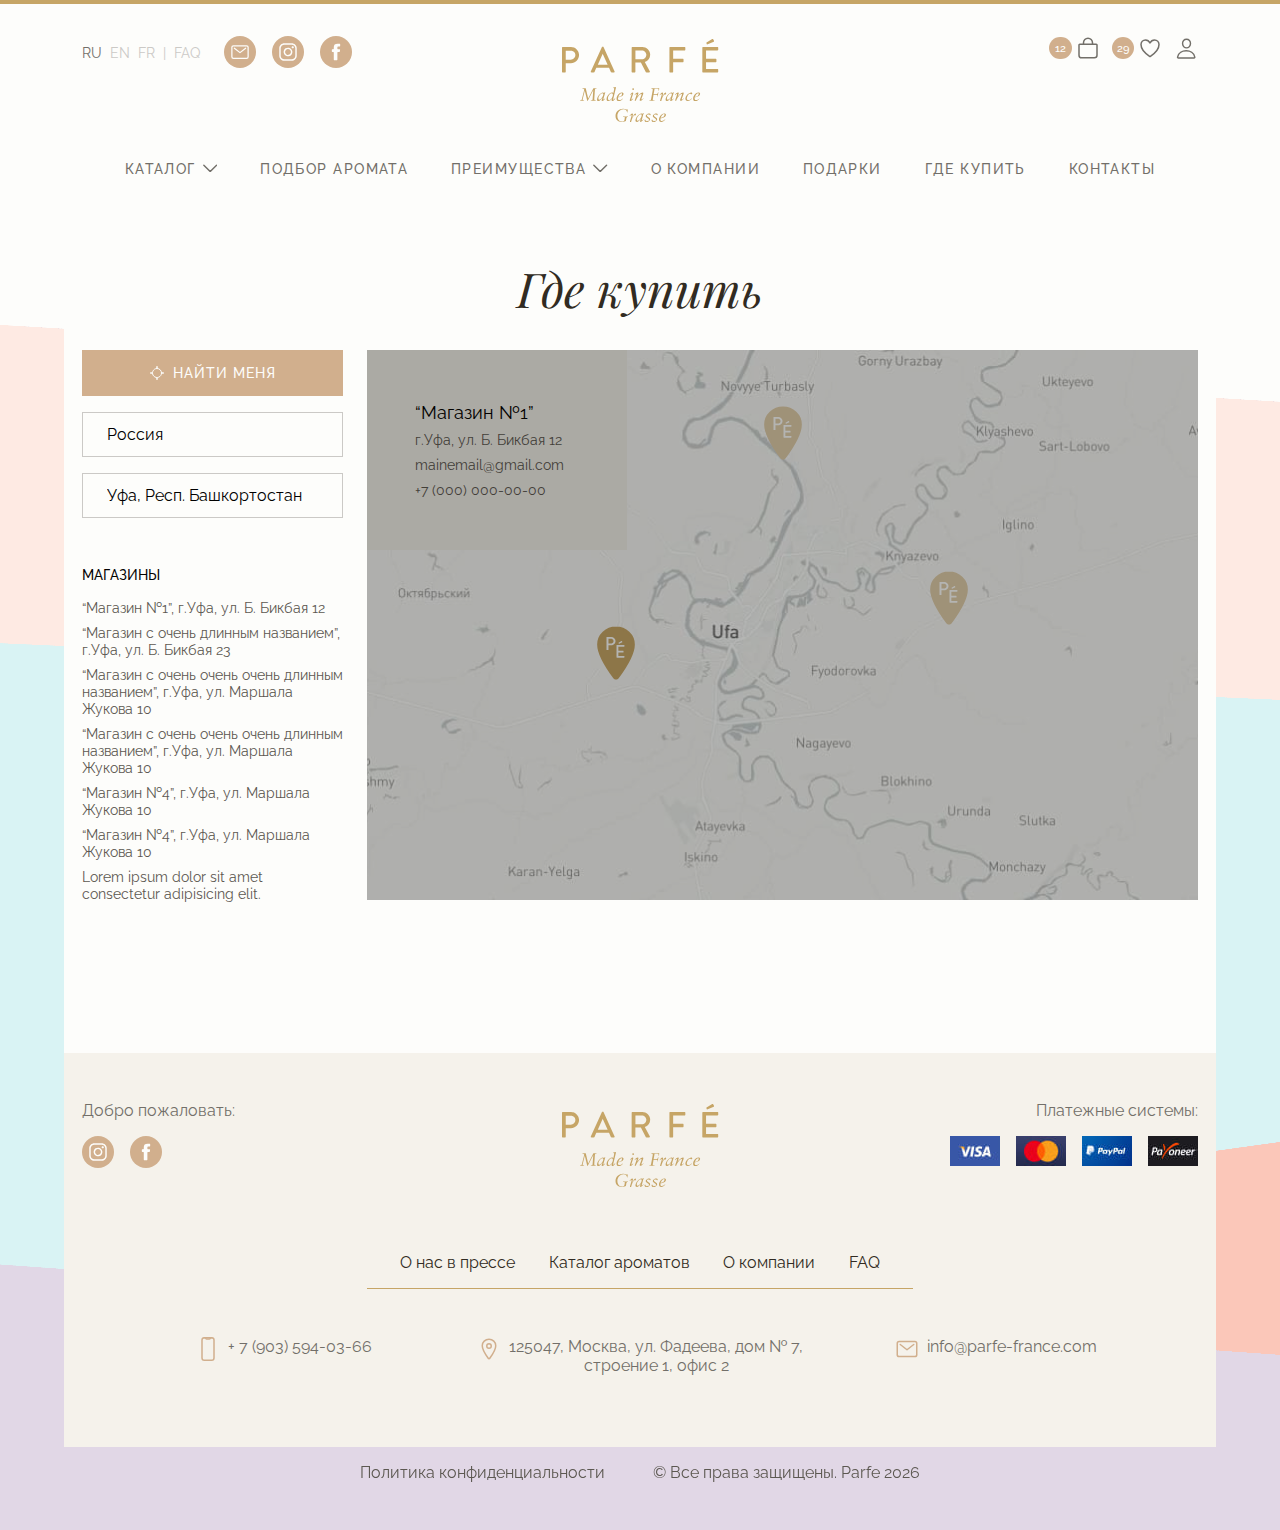
<file: shops.html>
<!DOCTYPE html>
<html lang="ru">
<head>
	<meta charset="UTF-8">
	<meta name="viewport" content="width=device-width, initial-scale=1.0">
	<meta http-equiv="X-UA-Compatible" content="ie=edge">
	<title>Где купить</title>
	<link rel="shortcut icon" href="" type="image/png">
	<link rel="stylesheet" href="css/bootstrap.min.css" />
	<link rel="stylesheet" href="https://unpkg.com/swiper/swiper-bundle.min.css" />
	<link rel="stylesheet" href="css/img-previewer.css" />
	<link rel="stylesheet" href="css/common.css" />
	<link rel="stylesheet" href="css/style.css" />
	<link rel="stylesheet" href="fonts/fonts.css"/>
	<link href="https://fonts.googleapis.com/css2?family=PT+Sans&family=Comfortaa:wght@300;400&family=Source+Serif+Pro:ital@1&display=swap" rel="stylesheet">
</head>
<body>
	<header>
		<div class="container position-relative">
			<div class="header-grid">
				<div class="h-grid-1">
					<div class="d-flex align-items-center">
						<div class="d-flex f_09 text-uppercase lightengray">
							<a href="" class="simple-link active me-2">ru</a>
							<a href="" class="simple-link me-2">en</a>
							<a href="" class="simple-link me-2">fr</a>
							<span class="me-2">|</span>
							<a href="" class="simple-link">faq</a>
						</div>
						<div class="d-none d-md-flex ms-4">
							<a href="mailto:" class="round-icon me-3">
								<img src="img/icons/e-mail.svg" alt="">
							</a>
							<a href="#" class="round-icon me-3">
								<img src="img/icons/inst.svg" alt="">
							</a>
							<a href="#" class="round-icon me-3">
								<img src="img/icons/fb.svg" alt="">
							</a>
						</div>
					</div>
				</div>
				<div class="h-grid-2">
					<a href="index.html">
						<img src="img/logo.svg" alt="" class="logo-img d-block mx-auto">
					</a>
				</div>
				<div class="h-grid-3">
					<div class="d-flex align-items-center justify-content-end">
						<a href="shopping-cart.html" class="head-btn-svg">
							<div class="count me-xl-1">12</div>
							<svg viewBox="0 0 24 24" fill="none" xmlns="http://www.w3.org/2000/svg">
								<path fill-rule="evenodd" clip-rule="evenodd" d="M3.75 8.25C3.55109 8.25 3.36032 8.32902 3.21967 8.46967C3.07902 8.61032 3 8.80109 3 9V19.125C3 20.5425 4.2075 21.75 5.625 21.75H18.375C19.7925 21.75 21 20.6011 21 19.1836V9C21 8.80109 20.921 8.61032 20.7803 8.46967C20.6397 8.32902 20.4489 8.25 20.25 8.25H3.75Z" stroke-width="1.5" stroke-linecap="round" stroke-linejoin="round"/>
								<path d="M7.5 8.25V6.75C7.5 5.55653 7.97411 4.41193 8.81802 3.56802C9.66193 2.72411 10.8065 2.25 12 2.25V2.25C13.1935 2.25 14.3381 2.72411 15.182 3.56802C16.0259 4.41193 16.5 5.55653 16.5 6.75V8.25" stroke-width="1.5" stroke-linecap="round" stroke-linejoin="round"/>
							</svg>								
						</a>
						<a href="#" class="ml-12 head-btn-svg">
							<div class="count me-xl-1">29</div>
							<svg width="24" height="24" viewBox="0 0 24 24" fill="none" xmlns="http://www.w3.org/2000/svg">
								<path d="M16.5437 4C13.5006 4 12.0006 7 12.0006 7C12.0006 7 10.5006 4 7.45748 4C4.98435 4 3.02591 6.06906 3.0006 8.53797C2.94904 13.6628 7.06607 17.3073 11.5787 20.3702C11.7031 20.4548 11.8501 20.5001 12.0006 20.5001C12.1511 20.5001 12.2981 20.4548 12.4225 20.3702C16.9347 17.3073 21.0517 13.6628 21.0006 8.53797C20.9753 6.06906 19.0169 4 16.5437 4Z" stroke-width="1.5" stroke-linecap="round" stroke-linejoin="round"/>
							</svg>						
						</a>
						<a data-bs-toggle="modal" href="#modal-entrance" class="ml-12 head-btn-svg">
							<svg width="24" height="24" viewBox="0 0 24 24" fill="none" xmlns="http://www.w3.org/2000/svg">
								<path d="M16.4795 7.60156C16.3034 9.97658 14.5029 11.9141 12.5263 11.9141C10.5498 11.9141 8.74617 9.97703 8.57322 7.60156C8.39353 5.13086 10.1455 3.28906 12.5263 3.28906C14.9072 3.28906 16.6592 5.17578 16.4795 7.60156Z" stroke-width="1.42" stroke-linecap="round" stroke-linejoin="round"/>
								<path d="M12.1857 14.7891C8.27745 14.7891 4.31085 16.9453 3.57683 21.0152C3.48833 21.5058 3.76595 21.9766 4.27941 21.9766H20.0919C20.6058 21.9766 20.8834 21.5058 20.7949 21.0152C20.0605 16.9453 16.0939 14.7891 12.1857 14.7891Z" stroke-width="1.42" stroke-miterlimit="10"/>
							</svg>								
						</a>
					</div>
				</div>
				<div class="h-grid-4">
					<nav>
						<ul>
							<li>
								<a href="catalog.html" class="main-menu" data-target="submenu-catalog">
									каталог
									<svg width="14" height="8" viewBox="0 0 14 8" xmlns="http://www.w3.org/2000/svg">
										<path d="M0.8125 0.989502L7 7.177L13.1875 0.989502"/>
									</svg>
								</a>
							</li>
							<li><a href="quiz.html" class="main-menu">Подбор аромата</a></li>
							<li>
								<a href="benefits.html" class="main-menu" data-target="submenu-advantages">
									преимущества
									<svg width="14" height="8" viewBox="0 0 14 8" xmlns="http://www.w3.org/2000/svg">
										<path d="M0.8125 0.989502L7 7.177L13.1875 0.989502"/>
									</svg>
								</a>
							</li>
							<li class="floating"><a href="about.html" class="main-menu">о компании</a></li>
							<li class="floating"><a href="" class="main-menu">подарки</a></li>
							<li><a href="shops.html" class="main-menu">Где купить</a></li>
							<li><a href="" class="main-menu">контакты</a></li>
						</ul>
					</nav>
				</div>
				<div class="h-grid-5">
					<a href="index.html">
						<img src="img/logo-mini.svg" alt="Parfe">
					</a>
				</div>
				<div class="h-grid-6">
					<div class="dropdown d-none d-lg-block">
						<button class="gamburger dropdown-toggle" type="button" id="dropdownMenuButton" data-bs-toggle="dropdown" aria-expanded="false">
							<!-- <img src="img/icons/gamburger.svg" alt="Меню"> -->
							<svg viewBox="0 0 32 32" xmlns="http://www.w3.org/2000/svg">
								<path d="M5 10H27"/>
								<path d="M5.33334 16L24 16"/>
								<path d="M5 22H27"/>
							</svg>
						</button>
						<nav class="dropdown-menu" aria-labelledby="dropdownMenuButton">
							<ul>
								<li><a href="about.html">о компании</a></li>
								<li><a href="">подарки</a></li>
							</ul>
						</nav>
					</div>
					<button type="button" class="gamburger d-block d-lg-none" id="btn-menu" data-bs-toggle="offcanvas" data-bs-target="#mobile-menu">
						<svg viewBox="0 0 32 32" xmlns="http://www.w3.org/2000/svg">
							<path d="M5 10H27"/>
							<path d="M5.33334 16L24 16"/>
							<path d="M5 22H27"/>
						</svg>
					</button>
				</div>
			</div>

			<div class="submenu" id="submenu-catalog" onmouseleave="closeSubmenu(this.id)">
				<div class="row row-cols-3 gx-3">
					<div class="type-1">
						<div class="title color-1-5 ribbon mb-3"><a href="categorie.html">Древесные / Шипровые / Цветочные</a></div>
						<div class="row row-cols-3 row-cols-lg-4 justify-content-center gx-3 gy-3 px-xxl-4">
							<div>
								<a href="product.html" class="item">
									<div class="felix">N° 1</div>
									<div class="source itlc">unisex</div>
								</a>
							</div>
							<div>
								<a href="product.html" class="item">
									<div class="felix">N° 2</div>
									<div class="source itlc">woman</div>
								</a>
							</div>
							<div>
								<a href="product.html" class="item">
									<div class="felix">N° 3</div>
									<div class="source itlc">unisex</div>
								</a>
							</div>
							<div>
								<a href="product.html" class="item">
									<div class="felix">N° 4</div>
									<div class="source itlc">unisex</div>
								</a>
							</div>
							<div>
								<a href="product.html" class="item">
									<div class="felix">N° 5</div>
									<div class="source itlc">woman</div>
								</a>
							</div>
						</div>
					</div>
					<div class="type-2">
						<div class="title color-6-12 mb-3"><a href="categorie.html">Цветочные / Фруктовые</a></div>
						<div class="row row-cols-3 row-cols-lg-4 justify-content-center gx-3 gy-3 px-xxl-4">
							<div>
								<a href="product.html" class="item">
									<div class="felix">N° 6</div>
									<div class="source itlc">woman</div>
								</a>
							</div>
							<div>
								<a href="product.html" class="item">
									<div class="felix">N° 7</div>
									<div class="source itlc">woman</div>
								</a>
							</div>
							<div>
								<a href="product.html" class="item">
									<div class="felix">N° 8</div>
									<div class="source itlc">woman</div>
								</a>
							</div>
							<div>
								<a href="product.html" class="item">
									<div class="felix">N° 9</div>
									<div class="source itlc">woman</div>
								</a>
							</div>
							<div>
								<a href="product.html" class="item">
									<div class="felix">N° 10</div>
									<div class="source itlc">woman</div>
								</a>
							</div>
							<div>
								<a href="product.html" class="item">
									<div class="felix">N° 11</div>
									<div class="source itlc">unisex</div>
								</a>
							</div>
							<div>
								<a href="product.html" class="item">
									<div class="felix">N° 12</div>
									<div class="source itlc">woman</div>
								</a>
							</div>
							<div>
								<a href="product.html" class="item">
									<div class="felix">N° 21</div>
									<div class="source itlc">woman</div>
								</a>
							</div>
						</div>
					</div>
					<div class="type-3">
						<div class="title color-13-20 ribbon mb-3"><a href="categorie.html">Пряные / Ванильные / Восточные</a></div>
						<div class="row row-cols-3 row-cols-lg-4 justify-content-center gx-3 gy-3 px-xxl-4">
							<div>
								<a href="product.html" class="item">
									<div class="felix">N° 13</div>
									<div class="source itlc">woman</div>
								</a>
							</div>
							<div>
								<a href="product.html" class="item">
									<div class="felix">N° 15</div>
									<div class="source itlc">woman</div>
								</a>
							</div>
							<div>
								<a href="product.html" class="item">
									<div class="felix">N° 20</div>
									<div class="source itlc">woman</div>
								</a>
							</div>
						</div>
					</div>
				</div>
			</div>
			<div class="submenu" id="submenu-advantages" onmouseleave="closeSubmenu(this.id)">
				<div class="row row-cols-6 gx-3 gx-xl-4">
					<div>
						<figure>
							<img src="img/icons/plus1.svg" alt="Абсолютная стойкость на каждый день">
							<figcaption><a href="">Абсолютная стойкость на каждый день</a></figcaption>
						</figure>
					</div>
					<div>
						<figure>
							<img src="img/icons/plus2.svg" alt="Компактный и практичный формат">
							<figcaption><a href="">Компактный и практичный формат</a></figcaption>
						</figure>
					</div>
					<div>
						<figure>
							<img src="img/icons/plus3.svg" alt="Натуральные ингредиенты — природные афродизиаки">
							<figcaption><a href="">Натуральные ингредиенты — природные афродизиаки</a></figcaption>
						</figure>
					</div>
					<div>
						<figure>
							<img src="img/icons/plus4.svg" alt="Не содержит спирта, только “сердце парфюма”">
							<figcaption><a href="">Не содержит спирта, только “сердце парфюма”</a></figcaption>
						</figure>
					</div>
					<div>
						<figure>
							<img src="img/icons/plus5.svg" alt="Богатая палитра ароматов">
							<figcaption><a href="">Богатая палитра ароматов</a></figcaption>
						</figure>
					</div>
					<div>
						<figure>
							<img src="img/icons/plus6.svg" alt="Не испытывается на животных">
							<figcaption><a href="">Не испытывается на животных</a></figcaption>
						</figure>
					</div>
				</div>
			</div>
		</div>
	</header>

	<main>
		<section id="sec-18" class="pb-5 mb-6">
			<div class="container">
				<h2>Где купить</h2>
				<div class="row">
					<div class="col-lg-3 mb-4 mb-lg-0">
						<div class="row row-cols-sm-2 row-cols-lg-1">
							<div>
								<button class="btn_main btn_1 w-100 mb-3">
									<img src="img/icons/target.svg" class="me-2">
									найти меня
								</button>
								<input class="mb-3" type="text" placeholder="страна" value="Россия">
								<input type="text" placeholder="город" value="Уфа, Респ. Башкортостан">
							</div>
							<div class="mt-4 mt-sm-0 mt-lg-5">
								<div class="fw_5 f_09 text-uppercase black mb-3">Магазины</div>
								<div id="shops-list">
									<div class="mb-2">“Магазин №1”, г.Уфа, ул. Б. Бикбая 12</div>
									<div class="mb-2">“Магазин с очень длинным названием”, г.Уфа, ул. Б. Бикбая 23</div>
									<div class="mb-2">“Магазин с очень очень очень длинным названием”, г.Уфа, ул. Маршала Жукова 10</div>
									<div class="mb-2">“Магазин с очень очень очень длинным названием”, г.Уфа, ул. Маршала Жукова 10</div>
									<div class="mb-2">“Магазин №4”, г.Уфа, ул. Маршала Жукова 10</div>
									<div class="mb-2">“Магазин №4”, г.Уфа, ул. Маршала Жукова 10</div>
									<div class="mb-2">Lorem ipsum dolor sit amet consectetur adipisicing elit.</div>
									<div class="mb-2">Ipsum repellat quidem ad nostrum, aliquam consequuntur atque, pariatur rem, cumque doloremque illo.</div>
									<div class="mb-2">Nulla eligendi in fuga quis cum nesciunt, quisquam vero?</div>
								</div>
							</div>
						</div>
					</div>
					<div class="col-lg-9">
						<div class="map-block not-active">
							<div class="shop-info">
								<div class="f_11 black">“Магазин №1”</div>
								<div class="f_09 gray mt-2">г.Уфа, ул. Б. Бикбая 12</div>
								<div class="f_09 gray mt-2">
									<a href="mailto:mainemail@gmail.com">mainemail@gmail.com</a>
								</div>
								<div class="f_09 gray mt-2">
									<a href="tel:+7 (000) 000-00-00">+7 (000) 000-00-00</a>
								</div>
							</div>
							<div class="map-markers">
								<button class="marker" style="top:20%; left:50%;">
									<svg viewBox="0 0 39 54" xmlns="http://www.w3.org/2000/svg">
										<path class="figure" d="M19.5 1.8125C9.87305 1.8125 2.0625 9.24645 2.0625 18.4023C2.0625 28.9375 13.6875 45.6327 17.9561 51.3992C18.1332 51.6426 18.3655 51.8407 18.6338 51.9772C18.9021 52.1138 19.1989 52.185 19.5 52.185C19.8011 52.185 20.0979 52.1138 20.3662 51.9772C20.6345 51.8407 20.8668 51.6426 21.0439 51.3992C25.3125 45.6351 36.9375 28.946 36.9375 18.4023C36.9375 9.24645 29.127 1.8125 19.5 1.8125Z"/>
										<path class="letter" d="M14.6141 17.4587C14.9349 17.4578 15.2524 17.3954 15.5483 17.2754C15.8443 17.1553 16.1129 16.9798 16.3389 16.7589C16.5648 16.5381 16.7437 16.2762 16.8651 15.9882C16.9866 15.7003 17.0484 15.3919 17.0468 15.0808C17.0388 14.7793 16.9695 14.4824 16.8427 14.207C16.7159 13.9316 16.5343 13.6833 16.3082 13.4762C16.0821 13.2692 15.8161 13.1075 15.5253 13.0005C15.2346 12.8936 14.9249 12.8434 14.6141 12.8529H11.9725V17.4587H14.6141ZM10 11.3526C10 11.2591 10.0383 11.1694 10.1065 11.1033C10.1747 11.0371 10.2671 11 10.3636 11H14.7301C15.8626 11 16.9486 11.4363 17.7494 12.2128C18.5501 12.9894 19 14.0426 19 15.1408C19 16.239 18.5501 17.2922 17.7494 18.0688C16.9486 18.8453 15.8626 19.2816 14.7301 19.2816H11.9725V23.6474C11.967 23.7392 11.9269 23.8258 11.8599 23.8908C11.7929 23.9558 11.7036 23.9946 11.6089 24H10.3636C10.2689 23.9946 10.1796 23.9558 10.1126 23.8908C10.0456 23.8258 10.0055 23.7392 10 23.6474V11.3526Z"/>
										<path class="letter" d="M22.256 17.5554L22.0041 17.0517C21.975 16.9917 21.9697 16.9229 21.9893 16.8592C22.009 16.7955 22.0521 16.7416 22.11 16.7085L24.9318 15.0621C25.045 14.9891 25.2969 14.9526 25.4064 15.1133L25.8189 15.9127C25.8439 15.9466 25.8614 15.9854 25.8702 16.0266C25.8789 16.0677 25.8788 16.1103 25.8699 16.1514C25.8609 16.1925 25.8432 16.2313 25.8181 16.265C25.7929 16.2988 25.7608 16.3268 25.724 16.3471L22.6868 17.6467C22.4385 17.7562 22.3144 17.7161 22.2414 17.5554H22.256ZM20.0146 19.3296C20.0146 19.2386 20.0508 19.1513 20.1151 19.0869C20.1795 19.0226 20.2667 18.9864 20.3578 18.9864H27.5894C27.6344 18.9859 27.6791 18.9945 27.7207 19.0116C27.7624 19.0287 27.8002 19.054 27.8319 19.086C27.8635 19.1181 27.8884 19.1561 27.9051 19.198C27.9218 19.2398 27.9299 19.2846 27.9289 19.3296V20.3408C27.9294 20.3857 27.9209 20.4302 27.9041 20.4718C27.8872 20.5134 27.8623 20.5513 27.8307 20.5832C27.7992 20.6151 27.7616 20.6404 27.7201 20.6577C27.6787 20.675 27.6343 20.6839 27.5894 20.6839H21.8617V24.8564H26.6914C26.7806 24.8626 26.8645 24.9013 26.9271 24.9652C26.9897 25.0292 27.0266 25.1139 27.0309 25.2032V26.2144C27.0313 26.2593 27.0229 26.3038 27.0061 26.3455C26.9892 26.3871 26.9643 26.4249 26.9327 26.4568C26.9011 26.4887 26.8636 26.5141 26.8221 26.5314C26.7807 26.5487 26.7362 26.5576 26.6914 26.5576H21.8617V29.9671H27.5748C27.6198 29.9666 27.6645 29.9752 27.7061 29.9923C27.7478 30.0094 27.7856 30.0347 27.8173 30.0667C27.8489 30.0988 27.8738 30.1368 27.8905 30.1786C27.9072 30.2205 27.9153 30.2652 27.9143 30.3103V31.3069C27.9148 31.3517 27.9063 31.3963 27.8895 31.4379C27.8726 31.4795 27.8477 31.5174 27.8161 31.5493C27.7846 31.5812 27.747 31.6065 27.7055 31.6238C27.6641 31.6411 27.6197 31.65 27.5748 31.65H20.3431C20.2538 31.6448 20.1696 31.607 20.1063 31.5437C20.043 31.4804 20.0052 31.3962 20 31.3069L20.0146 19.3296Z"/>
									</svg>
								</button>
								<button class="marker" style="top:50%; left:70%;">
									<svg viewBox="0 0 39 54" xmlns="http://www.w3.org/2000/svg">
										<path class="figure" d="M19.5 1.8125C9.87305 1.8125 2.0625 9.24645 2.0625 18.4023C2.0625 28.9375 13.6875 45.6327 17.9561 51.3992C18.1332 51.6426 18.3655 51.8407 18.6338 51.9772C18.9021 52.1138 19.1989 52.185 19.5 52.185C19.8011 52.185 20.0979 52.1138 20.3662 51.9772C20.6345 51.8407 20.8668 51.6426 21.0439 51.3992C25.3125 45.6351 36.9375 28.946 36.9375 18.4023C36.9375 9.24645 29.127 1.8125 19.5 1.8125Z"/>
										<path class="letter" d="M14.6141 17.4587C14.9349 17.4578 15.2524 17.3954 15.5483 17.2754C15.8443 17.1553 16.1129 16.9798 16.3389 16.7589C16.5648 16.5381 16.7437 16.2762 16.8651 15.9882C16.9866 15.7003 17.0484 15.3919 17.0468 15.0808C17.0388 14.7793 16.9695 14.4824 16.8427 14.207C16.7159 13.9316 16.5343 13.6833 16.3082 13.4762C16.0821 13.2692 15.8161 13.1075 15.5253 13.0005C15.2346 12.8936 14.9249 12.8434 14.6141 12.8529H11.9725V17.4587H14.6141ZM10 11.3526C10 11.2591 10.0383 11.1694 10.1065 11.1033C10.1747 11.0371 10.2671 11 10.3636 11H14.7301C15.8626 11 16.9486 11.4363 17.7494 12.2128C18.5501 12.9894 19 14.0426 19 15.1408C19 16.239 18.5501 17.2922 17.7494 18.0688C16.9486 18.8453 15.8626 19.2816 14.7301 19.2816H11.9725V23.6474C11.967 23.7392 11.9269 23.8258 11.8599 23.8908C11.7929 23.9558 11.7036 23.9946 11.6089 24H10.3636C10.2689 23.9946 10.1796 23.9558 10.1126 23.8908C10.0456 23.8258 10.0055 23.7392 10 23.6474V11.3526Z"/>
										<path class="letter" d="M22.256 17.5554L22.0041 17.0517C21.975 16.9917 21.9697 16.9229 21.9893 16.8592C22.009 16.7955 22.0521 16.7416 22.11 16.7085L24.9318 15.0621C25.045 14.9891 25.2969 14.9526 25.4064 15.1133L25.8189 15.9127C25.8439 15.9466 25.8614 15.9854 25.8702 16.0266C25.8789 16.0677 25.8788 16.1103 25.8699 16.1514C25.8609 16.1925 25.8432 16.2313 25.8181 16.265C25.7929 16.2988 25.7608 16.3268 25.724 16.3471L22.6868 17.6467C22.4385 17.7562 22.3144 17.7161 22.2414 17.5554H22.256ZM20.0146 19.3296C20.0146 19.2386 20.0508 19.1513 20.1151 19.0869C20.1795 19.0226 20.2667 18.9864 20.3578 18.9864H27.5894C27.6344 18.9859 27.6791 18.9945 27.7207 19.0116C27.7624 19.0287 27.8002 19.054 27.8319 19.086C27.8635 19.1181 27.8884 19.1561 27.9051 19.198C27.9218 19.2398 27.9299 19.2846 27.9289 19.3296V20.3408C27.9294 20.3857 27.9209 20.4302 27.9041 20.4718C27.8872 20.5134 27.8623 20.5513 27.8307 20.5832C27.7992 20.6151 27.7616 20.6404 27.7201 20.6577C27.6787 20.675 27.6343 20.6839 27.5894 20.6839H21.8617V24.8564H26.6914C26.7806 24.8626 26.8645 24.9013 26.9271 24.9652C26.9897 25.0292 27.0266 25.1139 27.0309 25.2032V26.2144C27.0313 26.2593 27.0229 26.3038 27.0061 26.3455C26.9892 26.3871 26.9643 26.4249 26.9327 26.4568C26.9011 26.4887 26.8636 26.5141 26.8221 26.5314C26.7807 26.5487 26.7362 26.5576 26.6914 26.5576H21.8617V29.9671H27.5748C27.6198 29.9666 27.6645 29.9752 27.7061 29.9923C27.7478 30.0094 27.7856 30.0347 27.8173 30.0667C27.8489 30.0988 27.8738 30.1368 27.8905 30.1786C27.9072 30.2205 27.9153 30.2652 27.9143 30.3103V31.3069C27.9148 31.3517 27.9063 31.3963 27.8895 31.4379C27.8726 31.4795 27.8477 31.5174 27.8161 31.5493C27.7846 31.5812 27.747 31.6065 27.7055 31.6238C27.6641 31.6411 27.6197 31.65 27.5748 31.65H20.3431C20.2538 31.6448 20.1696 31.607 20.1063 31.5437C20.043 31.4804 20.0052 31.3962 20 31.3069L20.0146 19.3296Z"/>
									</svg>
								</button>
								<button class="marker active" style="top:60%; left:30%;">
									<svg viewBox="0 0 39 54" xmlns="http://www.w3.org/2000/svg">
										<path class="figure" d="M19.5 1.8125C9.87305 1.8125 2.0625 9.24645 2.0625 18.4023C2.0625 28.9375 13.6875 45.6327 17.9561 51.3992C18.1332 51.6426 18.3655 51.8407 18.6338 51.9772C18.9021 52.1138 19.1989 52.185 19.5 52.185C19.8011 52.185 20.0979 52.1138 20.3662 51.9772C20.6345 51.8407 20.8668 51.6426 21.0439 51.3992C25.3125 45.6351 36.9375 28.946 36.9375 18.4023C36.9375 9.24645 29.127 1.8125 19.5 1.8125Z"/>
										<path class="letter" d="M14.6141 17.4587C14.9349 17.4578 15.2524 17.3954 15.5483 17.2754C15.8443 17.1553 16.1129 16.9798 16.3389 16.7589C16.5648 16.5381 16.7437 16.2762 16.8651 15.9882C16.9866 15.7003 17.0484 15.3919 17.0468 15.0808C17.0388 14.7793 16.9695 14.4824 16.8427 14.207C16.7159 13.9316 16.5343 13.6833 16.3082 13.4762C16.0821 13.2692 15.8161 13.1075 15.5253 13.0005C15.2346 12.8936 14.9249 12.8434 14.6141 12.8529H11.9725V17.4587H14.6141ZM10 11.3526C10 11.2591 10.0383 11.1694 10.1065 11.1033C10.1747 11.0371 10.2671 11 10.3636 11H14.7301C15.8626 11 16.9486 11.4363 17.7494 12.2128C18.5501 12.9894 19 14.0426 19 15.1408C19 16.239 18.5501 17.2922 17.7494 18.0688C16.9486 18.8453 15.8626 19.2816 14.7301 19.2816H11.9725V23.6474C11.967 23.7392 11.9269 23.8258 11.8599 23.8908C11.7929 23.9558 11.7036 23.9946 11.6089 24H10.3636C10.2689 23.9946 10.1796 23.9558 10.1126 23.8908C10.0456 23.8258 10.0055 23.7392 10 23.6474V11.3526Z"/>
										<path class="letter" d="M22.256 17.5554L22.0041 17.0517C21.975 16.9917 21.9697 16.9229 21.9893 16.8592C22.009 16.7955 22.0521 16.7416 22.11 16.7085L24.9318 15.0621C25.045 14.9891 25.2969 14.9526 25.4064 15.1133L25.8189 15.9127C25.8439 15.9466 25.8614 15.9854 25.8702 16.0266C25.8789 16.0677 25.8788 16.1103 25.8699 16.1514C25.8609 16.1925 25.8432 16.2313 25.8181 16.265C25.7929 16.2988 25.7608 16.3268 25.724 16.3471L22.6868 17.6467C22.4385 17.7562 22.3144 17.7161 22.2414 17.5554H22.256ZM20.0146 19.3296C20.0146 19.2386 20.0508 19.1513 20.1151 19.0869C20.1795 19.0226 20.2667 18.9864 20.3578 18.9864H27.5894C27.6344 18.9859 27.6791 18.9945 27.7207 19.0116C27.7624 19.0287 27.8002 19.054 27.8319 19.086C27.8635 19.1181 27.8884 19.1561 27.9051 19.198C27.9218 19.2398 27.9299 19.2846 27.9289 19.3296V20.3408C27.9294 20.3857 27.9209 20.4302 27.9041 20.4718C27.8872 20.5134 27.8623 20.5513 27.8307 20.5832C27.7992 20.6151 27.7616 20.6404 27.7201 20.6577C27.6787 20.675 27.6343 20.6839 27.5894 20.6839H21.8617V24.8564H26.6914C26.7806 24.8626 26.8645 24.9013 26.9271 24.9652C26.9897 25.0292 27.0266 25.1139 27.0309 25.2032V26.2144C27.0313 26.2593 27.0229 26.3038 27.0061 26.3455C26.9892 26.3871 26.9643 26.4249 26.9327 26.4568C26.9011 26.4887 26.8636 26.5141 26.8221 26.5314C26.7807 26.5487 26.7362 26.5576 26.6914 26.5576H21.8617V29.9671H27.5748C27.6198 29.9666 27.6645 29.9752 27.7061 29.9923C27.7478 30.0094 27.7856 30.0347 27.8173 30.0667C27.8489 30.0988 27.8738 30.1368 27.8905 30.1786C27.9072 30.2205 27.9153 30.2652 27.9143 30.3103V31.3069C27.9148 31.3517 27.9063 31.3963 27.8895 31.4379C27.8726 31.4795 27.8477 31.5174 27.8161 31.5493C27.7846 31.5812 27.747 31.6065 27.7055 31.6238C27.6641 31.6411 27.6197 31.65 27.5748 31.65H20.3431C20.2538 31.6448 20.1696 31.607 20.1063 31.5437C20.043 31.4804 20.0052 31.3962 20 31.3069L20.0146 19.3296Z"/>
									</svg>
								</button>
							</div>
							<div class="map-box">
								<img src="img/Mapsicle Map.jpg" style="width: 100%; height: 100%; object-fit: cover;">
							</div>
						</div>
					</div>
				</div>
			</div>
		</section>

		<footer>
			<div class="container py-4 py-md-5">
				<div class="row mb-md-5">
					<div class="d-none d-md-block col-4">
						<div class="lightgray mb-3">Добро пожаловать:</div>
						<div class="d-flex">
							<a href="#" class="round-icon me-3">
								<img src="img/icons/inst.svg" alt="">
							</a>
							<a href="#" class="round-icon me-3">
								<img src="img/icons/fb.svg" alt="">
							</a>
						</div>
					</div>
					<div class="col-md-4">
						<a href="index.html">
							<img src="img/logo.svg" alt="" class="d-block mx-auto">
						</a>
					</div>
					<div class="col-md-4 text-center text-md-end mt-3 mt-md-0">
						<div class="lightgray mb-3">Платежные системы:</div>
						<div class="d-flex justify-content-center justify-content-md-end">
							<img src="img/icons/visa.jpg">
							<img src="img/icons/mastercard.jpg" class="ms-1 ms-lg-3">
							<img src="img/icons/paypal.jpg" class="ms-1 ms-lg-3">
							<img src="img/icons/payoneer.jpg" class="ms-1 ms-lg-3">
						</div>
					</div>
				</div>
				<div class="d-none d-md-flex row justify-content-center mb-5">
					<div class="col-md-8 col-lg-7 col-xl-6">
						<nav>
							<a href="">О нас в прессе</a>
							<a href="catalog.html">Каталог ароматов</a>
							<a href="about.html">О компании</a>
							<a href="">FAQ</a>
						</nav>
					</div>
				</div>
				<div class="d-none d-md-flex row justify-content-center mb-lg-4 lightgray">
					<div class="col-xl-10">
						<div class="row">
							<div class="order-1 col-6 col-lg-3">
								<div class="d-flex justify-content-center">
									<img src="img/icons/phone.svg" alt="" class="icon me-2">
									<a href="tel:+79035940366">+ 7 (903) 594-03-66</a>
								</div>
							</div>
							<div class="order-3 order-lg-2 col-12 col-lg-6 mt-4 mt-lg-0">
								<div class="d-flex justify-content-center">
									<img src="img/icons/address.svg" alt="" class="icon me-2">
									<span class="text-center">125047, Москва, ул. Фадеева, дом № 7,<br> строение 1, офис 2</span>
								</div>
							</div>
							<div class="order-2 order-lg-3 col-6 col-lg-3">
								<div class="d-flex justify-content-center">
									<img src="img/icons/e-mail-2.svg" alt="" class="icon me-2">
									<a href="mailto:info@parfe-france.com">info@parfe-france.com</a>
								</div>
							</div>
						</div>
					</div>
				</div>
			</div>
		</footer>
	</main>

	<div class="container d-flex flex-column flex-sm-row justify-content-center align-items-center pt-3 pb-5 gray">
		<div><a href="#">Политика конфиденциальности</a></div>
		<div class="ms-sm-5 mt-3 mt-sm-0">© Все права защищены. Parfe <span id="year"></span></div>
	</div>

	<div id="shadow"></div>

	<div class="offcanvas offcanvas-start" tabindex="-1" id="mobile-menu">
		<div class="offcanvas-body">
			<div class="offcanvas-box p-4 p-sm-5">
				<div class="d-flex f_09 text-uppercase lightengray d-md-none mb-5">
					<a href="" class="lightgray me-2">ru</a>
					<a href="" class="me-2">en</a>
					<a href="" class="me-2">fr</a>
					<span class="me-2">|</span>
					<a href="">faq</a>
				</div>
				<nav class="mb-5 mb-md-0">
					<ul>
						<li><a href="catalog.html">каталог</a></li>
						<li><a href="quiz.html">Подбор аромата</a></li>
						<li><a href="benefits.html">преимущества</a></li>
						<li><a href="about.html">о компании</a></li>
						<li><a href="">подарки</a></li>
						<li><a href="shops.html">Где купить</a></li>
						<li><a href="">контакты</a></li>
						<li><a href="">О нас в прессе</a></li>
						<li><a href="">FAQ</a></li>
					</ul>
				</nav>
				<div class="d-flex d-md-none mb-4">
					<a href="mailto:" class="round-icon me-3">
						<img src="img/icons/e-mail.svg" alt="">
					</a>
					<a href="#" class="round-icon me-3">
						<img src="img/icons/inst.svg" alt="">
					</a>
					<a href="#" class="round-icon me-3">
						<img src="img/icons/fb.svg" alt="">
					</a>
				</div>
				<div class="d-fle d-md-none mb-3">
					<img src="img/icons/phone.svg" alt="" class="icon me-2">
					<a href="tel:+79035940366">+ 7 (903) 594-03-66</a>
				</div>
				<div class="d-flex d-md-none">
					<img src="img/icons/address.svg" alt="" class="icon me-2">
					<span class="text-start">125047, Москва, ул. Фадеева, дом № 7, строение 1, офис 2</span>
				</div>
			</div>
			<button type="button" class="btn-close" data-bs-dismiss="offcanvas">
				<svg viewBox="0 0 32 32" fill="none" xmlns="http://www.w3.org/2000/svg">
					<path d="M23 23L9 9"/>
					<path d="M23 9L9 23"/>
				</svg>							
			</button>
		</div>
	</div>

	<div class="modal fade" id="myModal" tabindex="-1" aria-hidden="true">
		<div class="modal-dialog modal-dialog-centered modal-dialog-scrollable">
			<div class="modal-content">
				<div class="modal-body">
					<div class="box">
						<h3 class="gold">Скидка 10% на первую покупку</h3>
						<p class="text-center gray mb-4">Зарегестрируйтесь в личном кабинете и получите скидку 10% на первую покупку в нашем магазине</p>
						<div class="row justify-content-center">
							<div class="col-sm-8 col-md-6">
								<section class="change-forms">
									<form action="" class="entrance">
										<input type="text" placeholder="e-mail" class="b-lgray mb-2">
										<div class="password mb-3">
											<input type="password" name="password" placeholder="пароль" minlength="6" maxlength="16" class="b-lgray">
											<button type="button" data-state="invisible" class="pass_btn" onclick="change_state(this)"></button>
										</div>
										<button type="submit" class="btn_main btn_1 mx-auto mt-4">Войти</button>
										<div class="d-flex justify-content-center align-items-center mt-3">
											или <button type="button" class="powder ms-2" onclick="swap_form(this.closest('form'))">зарегистрироваться</button>
										</div>
									</form>
									<form action="" class="registration d-none">
										<input type="text" placeholder="e-mail" class="b-lgray mb-2">
										<div class="password mb-3">
											<input type="password" name="password" placeholder="пароль" minlength="6" maxlength="16" class="b-lgray">
											<button type="button" data-state="invisible" class="pass_btn" onclick="change_state(this)"></button>
										</div>
										<button type="submit" class="btn_main btn_1 mx-auto">зарегистрироваться</button>
										<div class="d-flex justify-content-center align-items-center mt-3 f_09">
											или <button type="button" class="powder ms-2" onclick="swap_form(this.closest('form'))">войти</button>
										</div>
									</form>
								</section>
							</div>
						</div>
					</div>
					<button type="button" class="btn-close" data-bs-dismiss="modal">
						<svg viewBox="0 0 32 32" fill="none" xmlns="http://www.w3.org/2000/svg">
							<path d="M23 23L9 9"/>
							<path d="M23 9L9 23"/>
						</svg>							
					</button>
				</div>
			</div>
		</div>
	</div>

	<div class="modal fade" id="gift" tabindex="-1" aria-hidden="true">
		<div class="modal-dialog modal-dialog-centered modal-dialog-scrollable">
			<div class="modal-content">
				<div class="modal-body">
					<div class="color-1-5 px-4 py-3 d-flex flex-wrap align-items-center mb-3">
						<div class="source f_15 f_15 me-5">Древесные / Шипровые / Цветочные</div>
						<div class="text-center me-3">
							<div class="felix">N° 1</div>
							<div class="source itlc">unisex</div>
						</div>
						<div class="text-center me-3">
							<div class="felix">N° 2</div>
							<div class="source itlc">woman</div>
						</div>
						<div class="text-center me-3">
							<div class="felix">N° 3</div>
							<div class="source itlc">unisex</div>
						</div>
						<div class="text-center me-3">
							<div class="felix">N° 4</div>
							<div class="source itlc">unisex</div>
						</div>
						<div class="text-center me-3">
							<div class="felix">N° 5</div>
							<div class="source itlc">woman</div>
						</div>
					</div>

					<div class="color-6-12 px-4 py-3 d-flex flex-wrap align-items-center mb-3">
						<div class="source f_15 f_15 me-5">Цветочные / Фруктовые</div>
						<div class="text-center me-3">
							<div class="felix">N° 6</div>
							<div class="source itlc">unisex</div>
						</div>
						<div class="text-center me-3">
							<div class="felix">N° 7</div>
							<div class="source itlc">woman</div>
						</div>
						<div class="text-center me-3">
							<div class="felix">N° 8</div>
							<div class="source itlc">unisex</div>
						</div>
						<div class="text-center me-3">
							<div class="felix">N° 9</div>
							<div class="source itlc">unisex</div>
						</div>
						<div class="text-center me-3">
							<div class="felix">N° 10</div>
							<div class="source itlc">woman</div>
						</div>
						<div class="text-center me-3">
							<div class="felix">N° 11</div>
							<div class="source itlc">woman</div>
						</div>
						<div class="text-center me-3">
							<div class="felix">N° 12</div>
							<div class="source itlc">woman</div>
						</div>
						<div class="text-center me-3">
							<div class="felix">N° 21</div>
							<div class="source itlc">woman</div>
						</div>
					</div>

					<div class="color-13-20 px-4 py-3 d-flex flex-wrap align-items-center mb-3">
						<div class="source f_15 f_15 me-5">Пряные / Ванильные / Восточные</div>
						<div class="text-center me-3">
							<div class="felix">N° 13</div>
							<div class="source itlc">woman</div>
						</div>
						<div class="text-center me-3">
							<div class="felix">N° 15</div>
							<div class="source itlc">woman</div>
						</div>
						<div class="text-center me-3">
							<div class="felix">N° 20</div>
							<div class="source itlc">woman</div>
						</div>
					</div>

					<form action="">
						<div class="row row-cols-md-2 mt-4">
							<div>
								<div class="radio-block">
									<input type="radio" name="sachet" value="1">
									<div class="item-card mb-4">
										<div class="img color-1-5">
											<img src="img/parfume/1.png" alt="">
										</div>
										<div class="color-1-5 text">
											<div class="text-start brandon fw_5 norm text-uppercase ls-3">Parfé <span class="com fw_4">№</span>1</div>
											<div class="source">Цветочно-пудровый / Древесный:</div>
											<div class="gray">мускус, ваниль, бобы тонка, гвоздика, жасмин, вишня, пачули, розовый перец, амбра, белый кедр, ветивер</div>
										</div>
									</div>
								</div>
								<div class="radio-block">
									<input type="radio" name="sachet" value="2">
									<div class="item-card mb-4">
										<div class="img color-1-5">
											<img src="img/parfume/1.png" alt="">
										</div>
										<div class="color-1-5 text">
											<div class="text-start brandon fw_5 norm text-uppercase ls-3">Parfé <span class="com">№</span>2</div>
											<div class="source">Цветочно-пудровый / Древесный:</div>
											<div class="gray">мускус, ваниль, бобы тонка, гвоздика, жасмин, вишня, пачули, розовый перец, амбра, белый кедр, ветивер</div>
										</div>
									</div>
								</div>
								<div class="radio-block">
									<input type="radio" name="sachet" value="3">
									<div class="item-card mb-4">
										<div class="img color-1-5">
											<img src="img/parfume/1.png" alt="">
										</div>
										<div class="color-1-5 text">
											<div class="text-start brandon fw_5 norm text-uppercase ls-3">Parfé <span class="com">№</span>3</div>
											<div class="source">Цветочно-пудровый / Древесный:</div>
											<div class="gray">мускус, ваниль, бобы тонка, гвоздика, жасмин, вишня, пачули, розовый перец, амбра, белый кедр, ветивер</div>
										</div>
									</div>
								</div>
								<div class="radio-block">
									<input type="radio" name="sachet" value="4">
									<div class="item-card mb-4">
										<div class="img color-1-5">
											<img src="img/parfume/1.png" alt="">
										</div>
										<div class="color-1-5 text">
											<div class="text-start brandon fw_5 norm text-uppercase ls-3">Parfé <span class="com">№</span>4</div>
											<div class="source">Цветочно-пудровый / Древесный:</div>
											<div class="gray">мускус, ваниль, бобы тонка, гвоздика, жасмин, вишня, пачули, розовый перец, амбра, белый кедр, ветивер</div>
										</div>
									</div>
								</div>
								<div class="radio-block">
									<input type="radio" name="sachet" value="5">
									<div class="item-card mb-4">
										<div class="img color-1-5">
											<img src="img/parfume/1.png" alt="">
										</div>
										<div class="color-1-5 text">
											<div class="text-start brandon fw_5 norm text-uppercase ls-3">Parfé <span class="com">№</span>5</div>
											<div class="source">Цветочно-пудровый / Древесный:</div>
											<div class="gray">мускус, ваниль, бобы тонка, гвоздика, жасмин, вишня, пачули, розовый перец, амбра, белый кедр, ветивер</div>
										</div>
									</div>
								</div>
								<div class="radio-block">
									<input type="radio" name="sachet" value="6">
									<div class="item-card mb-4">
										<div class="img color-6-12">
											<img src="img/parfume/6.png" alt="">
										</div>
										<div class="color-6-12 text">
											<div class="text-start brandon fw_5 norm text-uppercase ls-3">Parfé <span class="com">№</span>6</div>
											<div class="source">Цветочно-пудровый / Древесный:</div>
											<div class="gray">мускус, ваниль, бобы тонка, гвоздика, жасмин, вишня, пачули, розовый перец, амбра, белый кедр, ветивер</div>
										</div>
									</div>
								</div>
								<div class="radio-block">
									<input type="radio" name="sachet" value="7">
									<div class="item-card mb-4">
										<div class="img color-6-12">
											<img src="img/parfume/6.png" alt="">
										</div>
										<div class="color-6-12 text">
											<div class="text-start brandon fw_5 norm text-uppercase ls-3">Parfé <span class="com">№</span>7</div>
											<div class="source">Цветочно-пудровый / Древесный:</div>
											<div class="gray">мускус, ваниль, бобы тонка, гвоздика, жасмин, вишня, пачули, розовый перец, амбра, белый кедр, ветивер</div>
										</div>
									</div>
								</div>
								<div class="radio-block">
									<input type="radio" name="sachet" value="8">
									<div class="item-card mb-4">
										<div class="img color-6-12">
											<img src="img/parfume/6.png" alt="">
										</div>
										<div class="color-6-12 text">
											<div class="text-start brandon fw_5 norm text-uppercase ls-3">Parfé <span class="com">№</span>8</div>
											<div class="source">Цветочно-пудровый / Древесный:</div>
											<div class="gray">мускус, ваниль, бобы тонка, гвоздика, жасмин, вишня, пачули, розовый перец, амбра, белый кедр, ветивер</div>
										</div>
									</div>
								</div>
							</div>
							<div>
								<div class="radio-block">
									<input type="radio" name="sachet" value="9">
									<div class="item-card mb-4">
										<div class="img color-6-12">
											<img src="img/parfume/6.png" alt="">
										</div>
										<div class="color-6-12 text">
											<div class="text-start brandon fw_5 norm text-uppercase ls-3">Parfé <span class="com">№</span>9</div>
											<div class="source">Цветочно-пудровый / Древесный:</div>
											<div class="gray">мускус, ваниль, бобы тонка, гвоздика, жасмин, вишня, пачули, розовый перец, амбра, белый кедр, ветивер</div>
										</div>
									</div>
								</div>
								<div class="radio-block">
									<input type="radio" name="sachet" value="10">
									<div class="item-card mb-4">
										<div class="img color-6-12">
											<img src="img/parfume/6.png" alt="">
										</div>
										<div class="color-6-12 text">
											<div class="text-start brandon fw_5 norm text-uppercase ls-3">Parfé <span class="com">№</span>10</div>
											<div class="source">Цветочно-пудровый / Древесный:</div>
											<div class="gray">мускус, ваниль, бобы тонка, гвоздика, жасмин, вишня, пачули, розовый перец, амбра, белый кедр, ветивер</div>
										</div>
									</div>
								</div>
								<div class="radio-block">
									<input type="radio" name="sachet" value="11">
									<div class="item-card mb-4">
										<div class="img color-6-12">
											<img src="img/parfume/6.png" alt="">
										</div>
										<div class="color-6-12 text">
											<div class="text-start brandon fw_5 norm text-uppercase ls-3">Parfé <span class="com">№</span>11</div>
											<div class="source">Цветочно-пудровый / Древесный:</div>
											<div class="gray">мускус, ваниль, бобы тонка, гвоздика, жасмин, вишня, пачули, розовый перец, амбра, белый кедр, ветивер</div>
										</div>
									</div>
								</div>
								<div class="radio-block">
									<input type="radio" name="sachet" value="12">
									<div class="item-card mb-4">
										<div class="img color-6-12">
											<img src="img/parfume/6.png" alt="">
										</div>
										<div class="color-6-12 text">
											<div class="text-start brandon fw_5 norm text-uppercase ls-3">Parfé <span class="com">№</span>12</div>
											<div class="source">Цветочно-пудровый / Древесный:</div>
											<div class="gray">мускус, ваниль, бобы тонка, гвоздика, жасмин, вишня, пачули, розовый перец, амбра, белый кедр, ветивер</div>
										</div>
									</div>
								</div>
								<div class="radio-block">
									<input type="radio" name="sachet" value="13">
									<div class="item-card mb-4">
										<div class="img color-13-20">
											<img src="img/parfume/20.png" alt="">
										</div>
										<div class="color-13-20 text">
											<div class="text-start brandon fw_5 norm text-uppercase ls-3">Parfé <span class="com">№</span>13</div>
											<div class="source">Цветочно-пудровый / Древесный:</div>
											<div class="gray">мускус, ваниль, бобы тонка, гвоздика, жасмин, вишня, пачули, розовый перец, амбра, белый кедр, ветивер</div>
										</div>
									</div>
								</div>
								<div class="radio-block">
									<input type="radio" name="sachet" value="15">
									<div class="item-card mb-4">
										<div class="img color-13-20">
											<img src="img/parfume/20.png" alt="">
										</div>
										<div class="color-13-20 text">
											<div class="text-start brandon fw_5 norm text-uppercase ls-3">Parfé <span class="com">№</span>15</div>
											<div class="source">Цветочно-пудровый / Древесный:</div>
											<div class="gray">мускус, ваниль, бобы тонка, гвоздика, жасмин, вишня, пачули, розовый перец, амбра, белый кедр, ветивер</div>
										</div>
									</div>
								</div>
								<div class="radio-block">
									<input type="radio" name="sachet" value="20">
									<div class="item-card mb-4">
										<div class="img color-13-20">
											<img src="img/parfume/20.png" alt="">
										</div>
										<div class="color-13-20 text">
											<div class="text-start brandon fw_5 norm text-uppercase ls-3">Parfé <span class="com">№</span>20</div>
											<div class="source">Цветочно-пудровый / Древесный:</div>
											<div class="gray">мускус, ваниль, бобы тонка, гвоздика, жасмин, вишня, пачули, розовый перец, амбра, белый кедр, ветивер</div>
										</div>
									</div>
								</div>
								<div class="radio-block">
									<input type="radio" name="sachet" value="21">
									<div class="item-card mb-4">
										<div class="img color-6-12">
											<img src="img/parfume/6.png" alt="">
										</div>
										<div class="color-6-12 text">
											<div class="text-start brandon fw_5 norm text-uppercase ls-3">Parfé <span class="com">№</span>21</div>
											<div class="source">Цветочно-пудровый / Древесный:</div>
											<div class="gray">мускус, ваниль, бобы тонка, гвоздика, жасмин, вишня, пачули, розовый перец, амбра, белый кедр, ветивер</div>
										</div>
									</div>
								</div>
							</div>
						</div>
					</form>
					
					<button type="button" class="btn-close" data-bs-dismiss="modal">
						<svg viewBox="0 0 32 32" fill="none" xmlns="http://www.w3.org/2000/svg">
							<path d="M23 23L9 9"/>
							<path d="M23 9L9 23"/>
						</svg>							
					</button>
				</div>
			</div>
		</div>
	</div>

	<div class="modal fade" id="modal-entrance" tabindex="-1" aria-hidden="true">
		<div class="modal-dialog md-full-content modal-dialog-centered modal-dialog-scrollable">
			<div class="modal-content">
				<div class="modal-body">
					<div class="pt-3 pt-sm-4 pt-md-5 pb-2 pb-sm-3 pb-md-4">
						<h2>Вход или регистрация</h2>
						<p class="text-center f_11 mb-4 mb-md-5">Мы отправим на номер SMS-сообщение с кодом подтверждения</p>
						<div class="row justify-content-center">
							<div class="col-sm-8 col-md-6 col-lg-5 col-xl-4">
								<form action="">
									<div class="d-flex mb-2 mb-md-4">
										<div class="custom-select me-2">
											<button type="button"></button>
											<div class="cs-options">
												<div class="radio">
													<input type="radio" name="country" value="ru" checked>
													<label>
														<img src="img/icons/flag-ru.svg" alt="">
													</label>
												</div>
												<div class="radio">
													<input type="radio" name="country" value="uk">
													<label>
														<img src="img/icons/flag-uk.svg" alt="">
													</label>
												</div>
												<div class="radio">
													<input type="radio" name="country" value="fr">
													<label>
														<img src="img/icons/flag-fr.svg" alt="">
													</label>
												</div>
											</div>
										</div>
										<input type="text" class="flex-1" placeholder="+7 (000) 000-00-00">
									</div>
									<button type="submit" class="btn_main btn_1 w-100">получить код</button>
								</form>
							</div>
						</div>
						<div class="gold f_11 text-center mt-4 mt-md-5">После регистрации вы получите скидку 10% на первую покупку</div>
						<div class="row justify-content-center mt-4 mt-md-5">
							<div class="col-sm-8 col-md-6 col-lg-5 col-xl-4">
								<div class="lightengray text-center">Вы можете ознакомиться с <a href="#" class="text-decoration-underline">Политикой конфиденциальности</a> и <a href="#" class="text-decoration-underline"></a>Условиями</a> обсуживания</div>
							</div>
						</div>
					</div>
					
					<button type="button" class="btn-close" data-bs-dismiss="modal">
						<svg viewBox="0 0 32 32" fill="none" xmlns="http://www.w3.org/2000/svg">
							<path d="M23 23L9 9"/>
							<path d="M23 9L9 23"/>
						</svg>							
					</button>
				</div>
			</div>
		</div>
	</div>

	<!-- Skripts -->
	<script type="text/javascript" src="js/bootstrap.bundle.min.js"></script>
	<script src="https://unpkg.com/swiper/swiper-bundle.min.js"></script>
	<script type="text/javascript" src="js/img-previewer.min.js"></script>
	<script type="text/javascript" src="js/sliders.js"></script>
	<script type="text/javascript" src="js/main.js"></script>
</body>
</html>
</file>
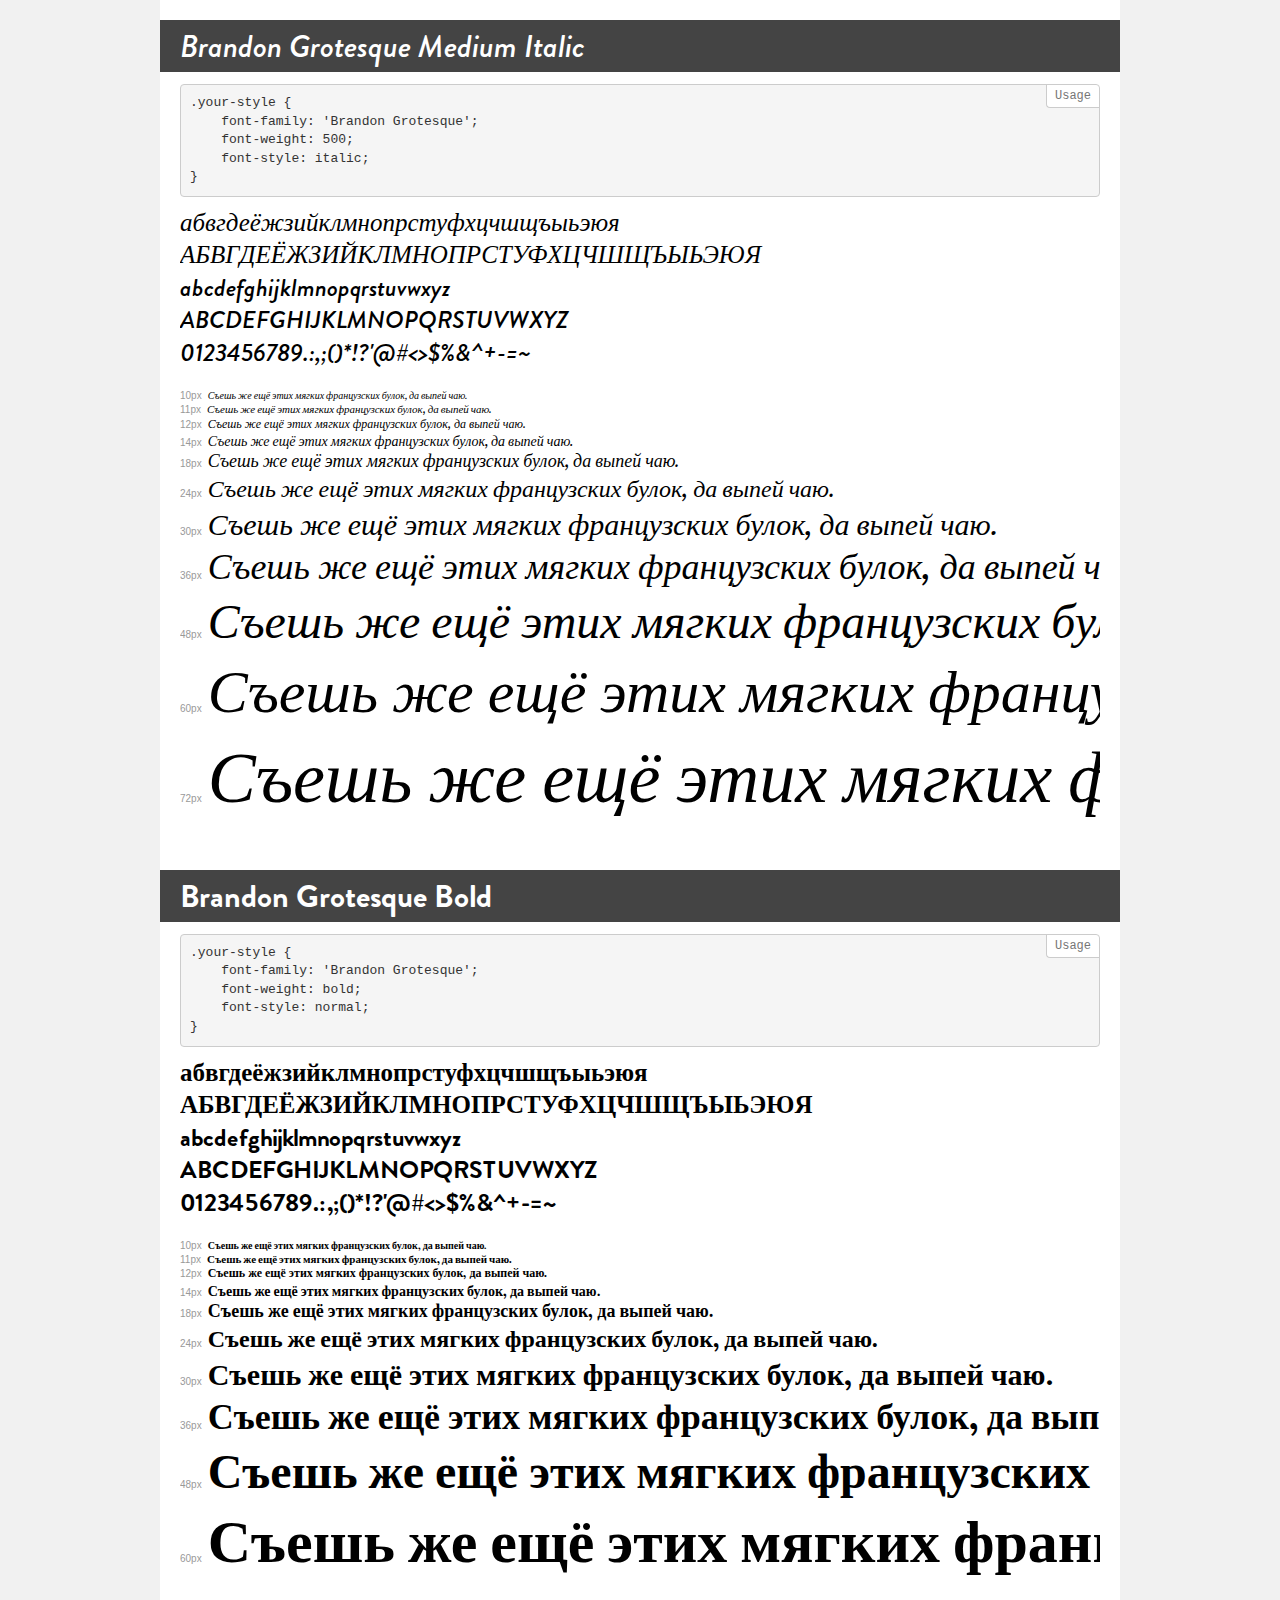
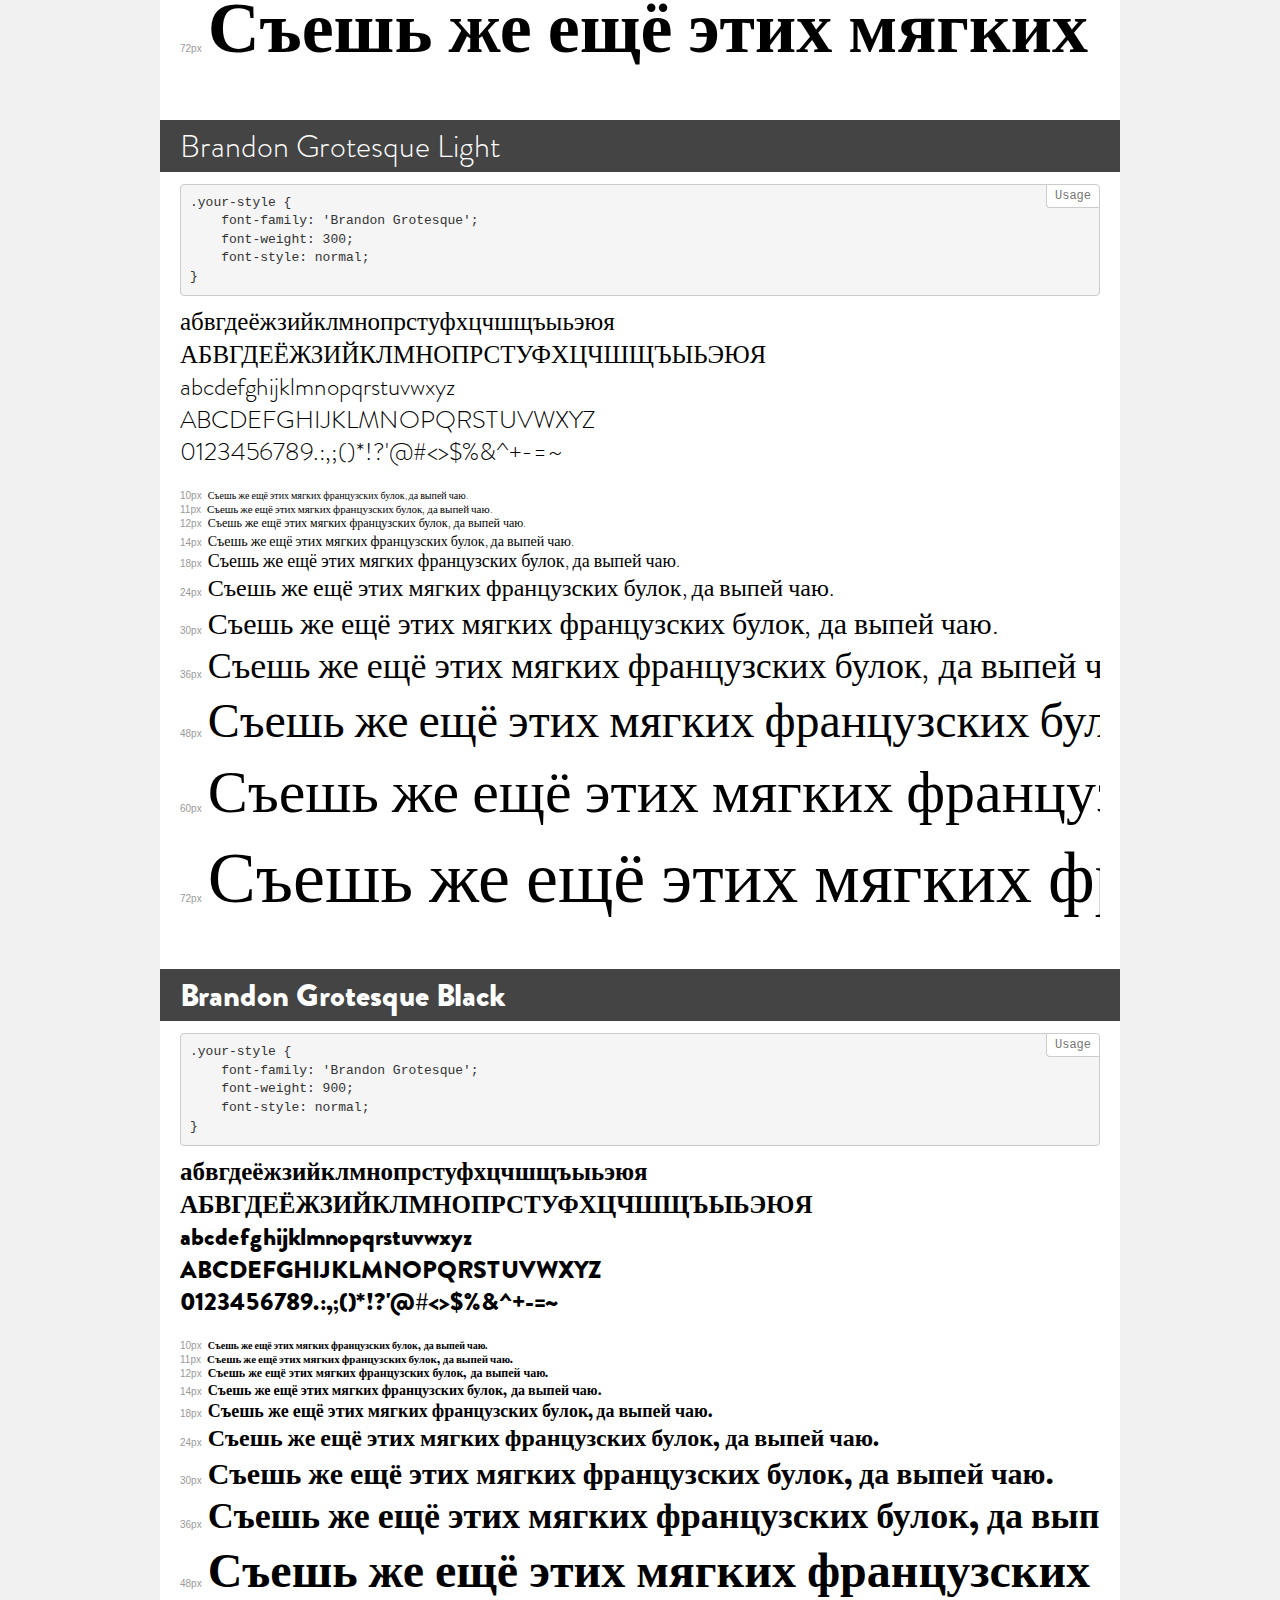
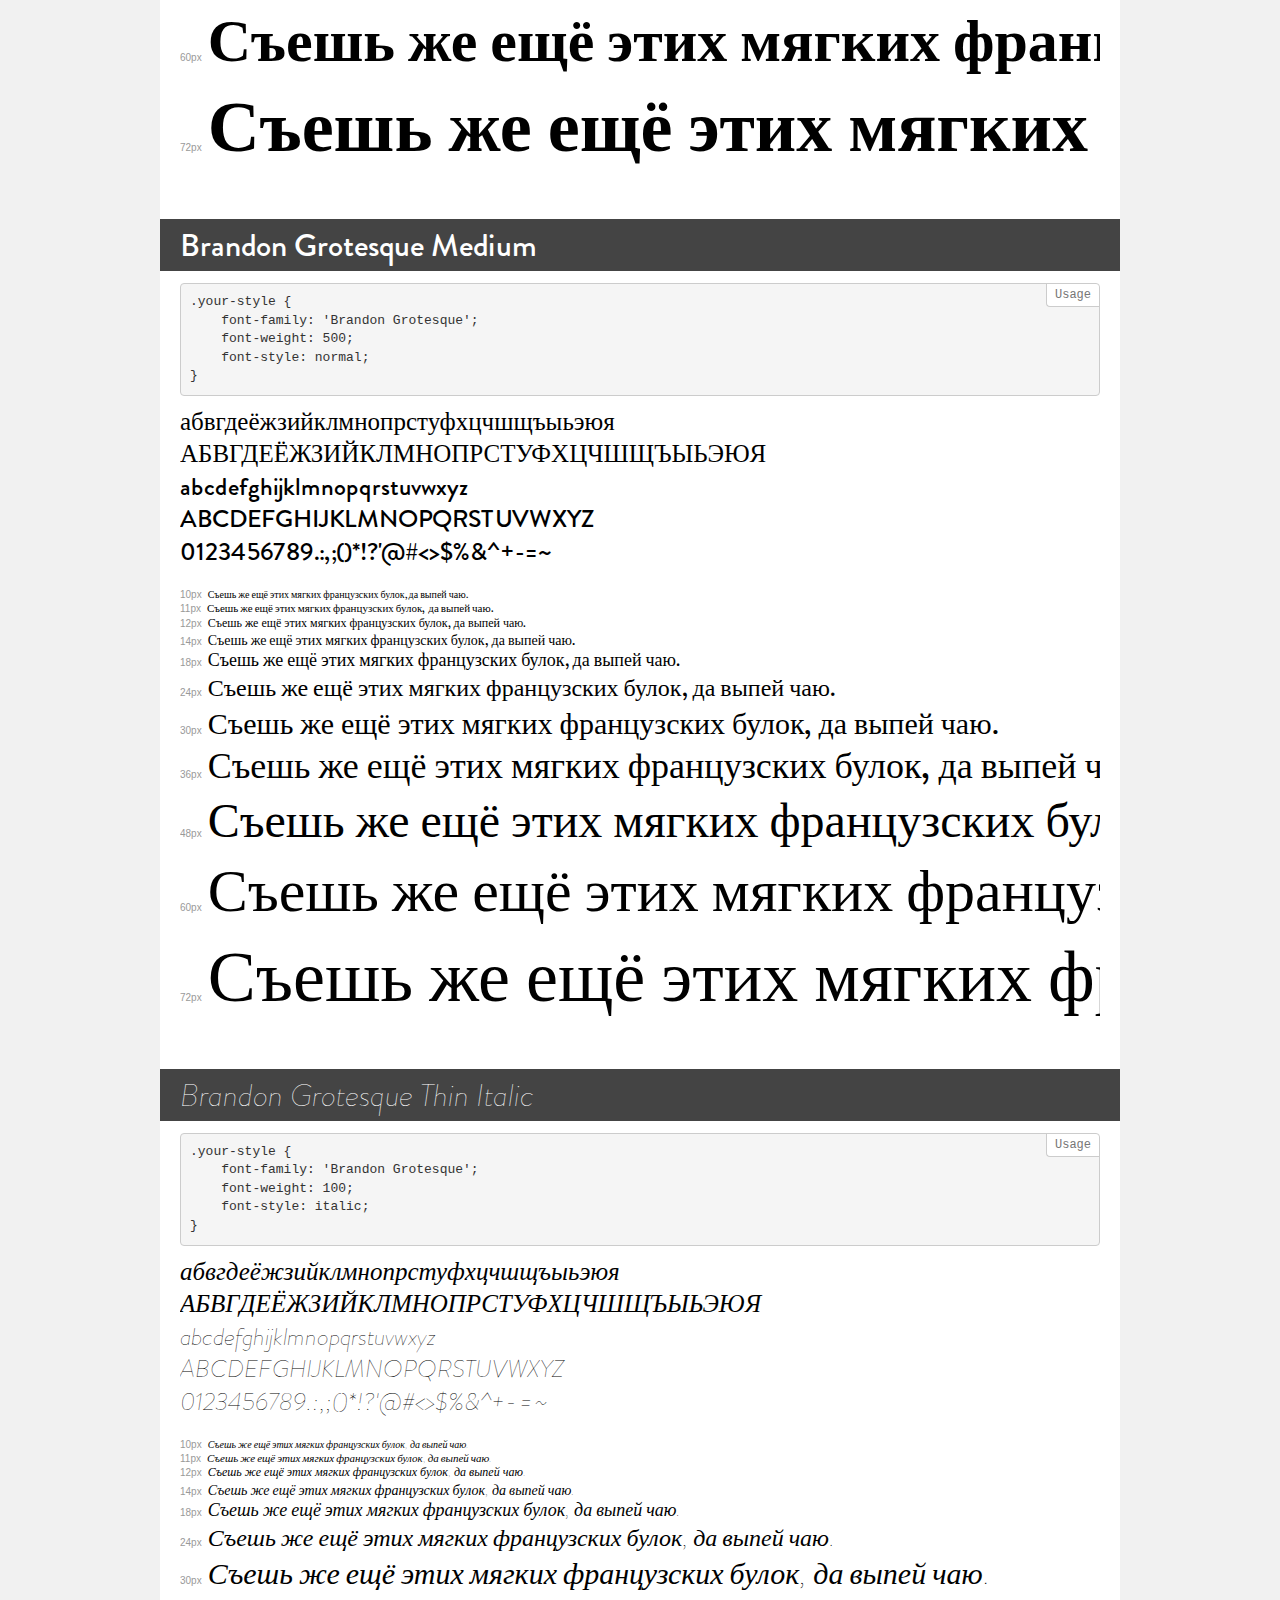
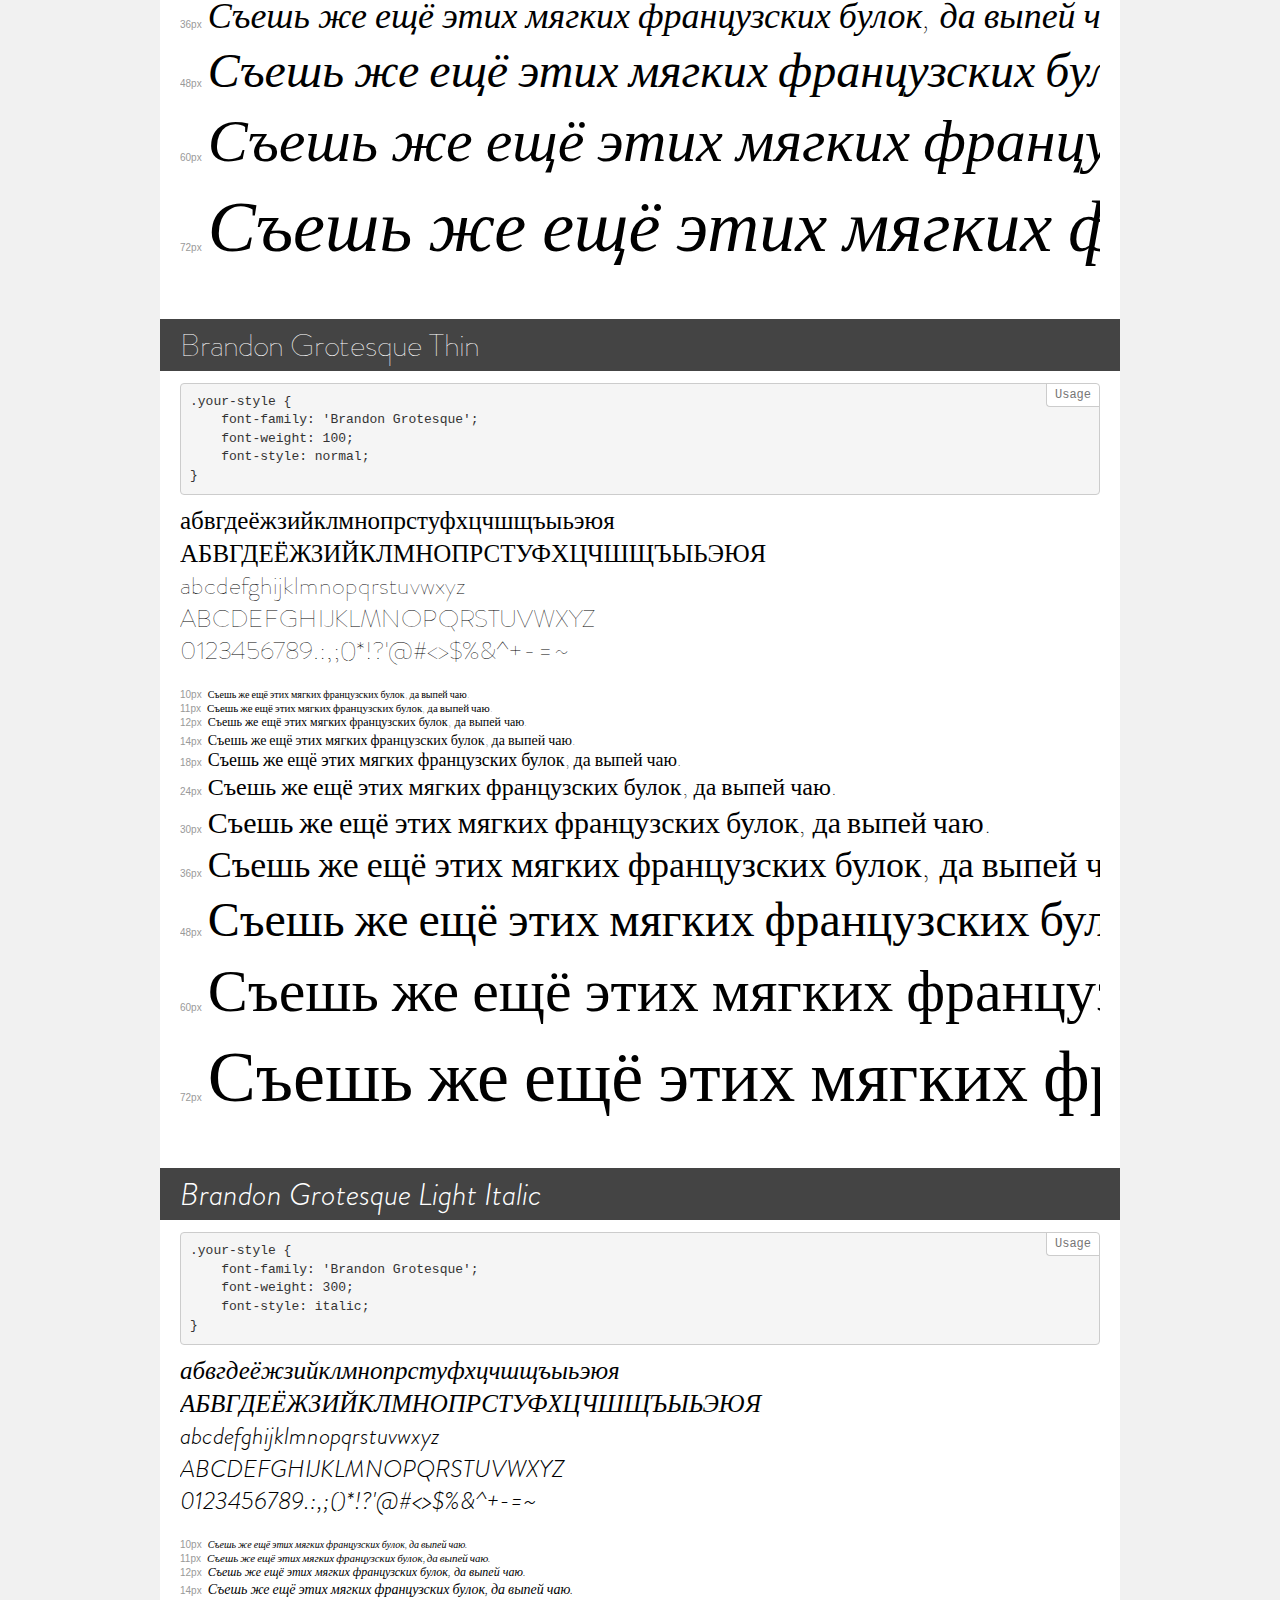
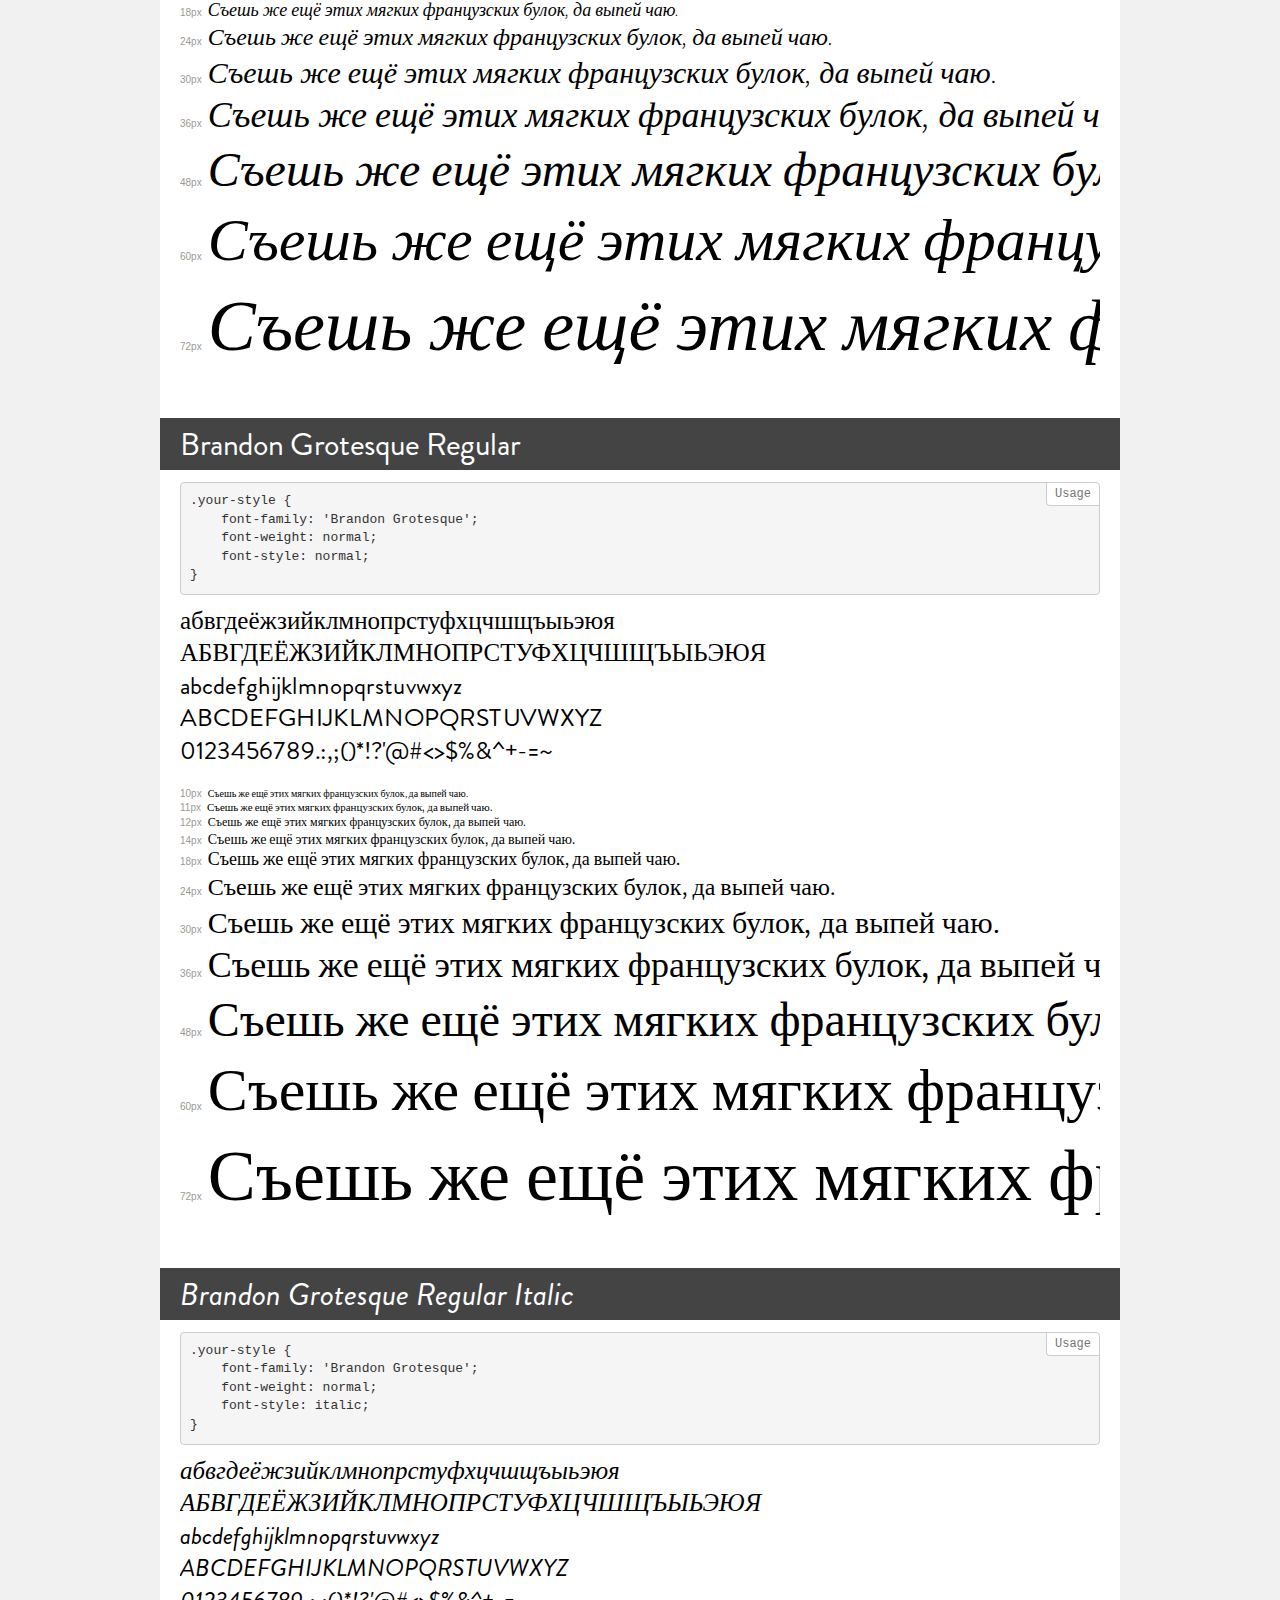
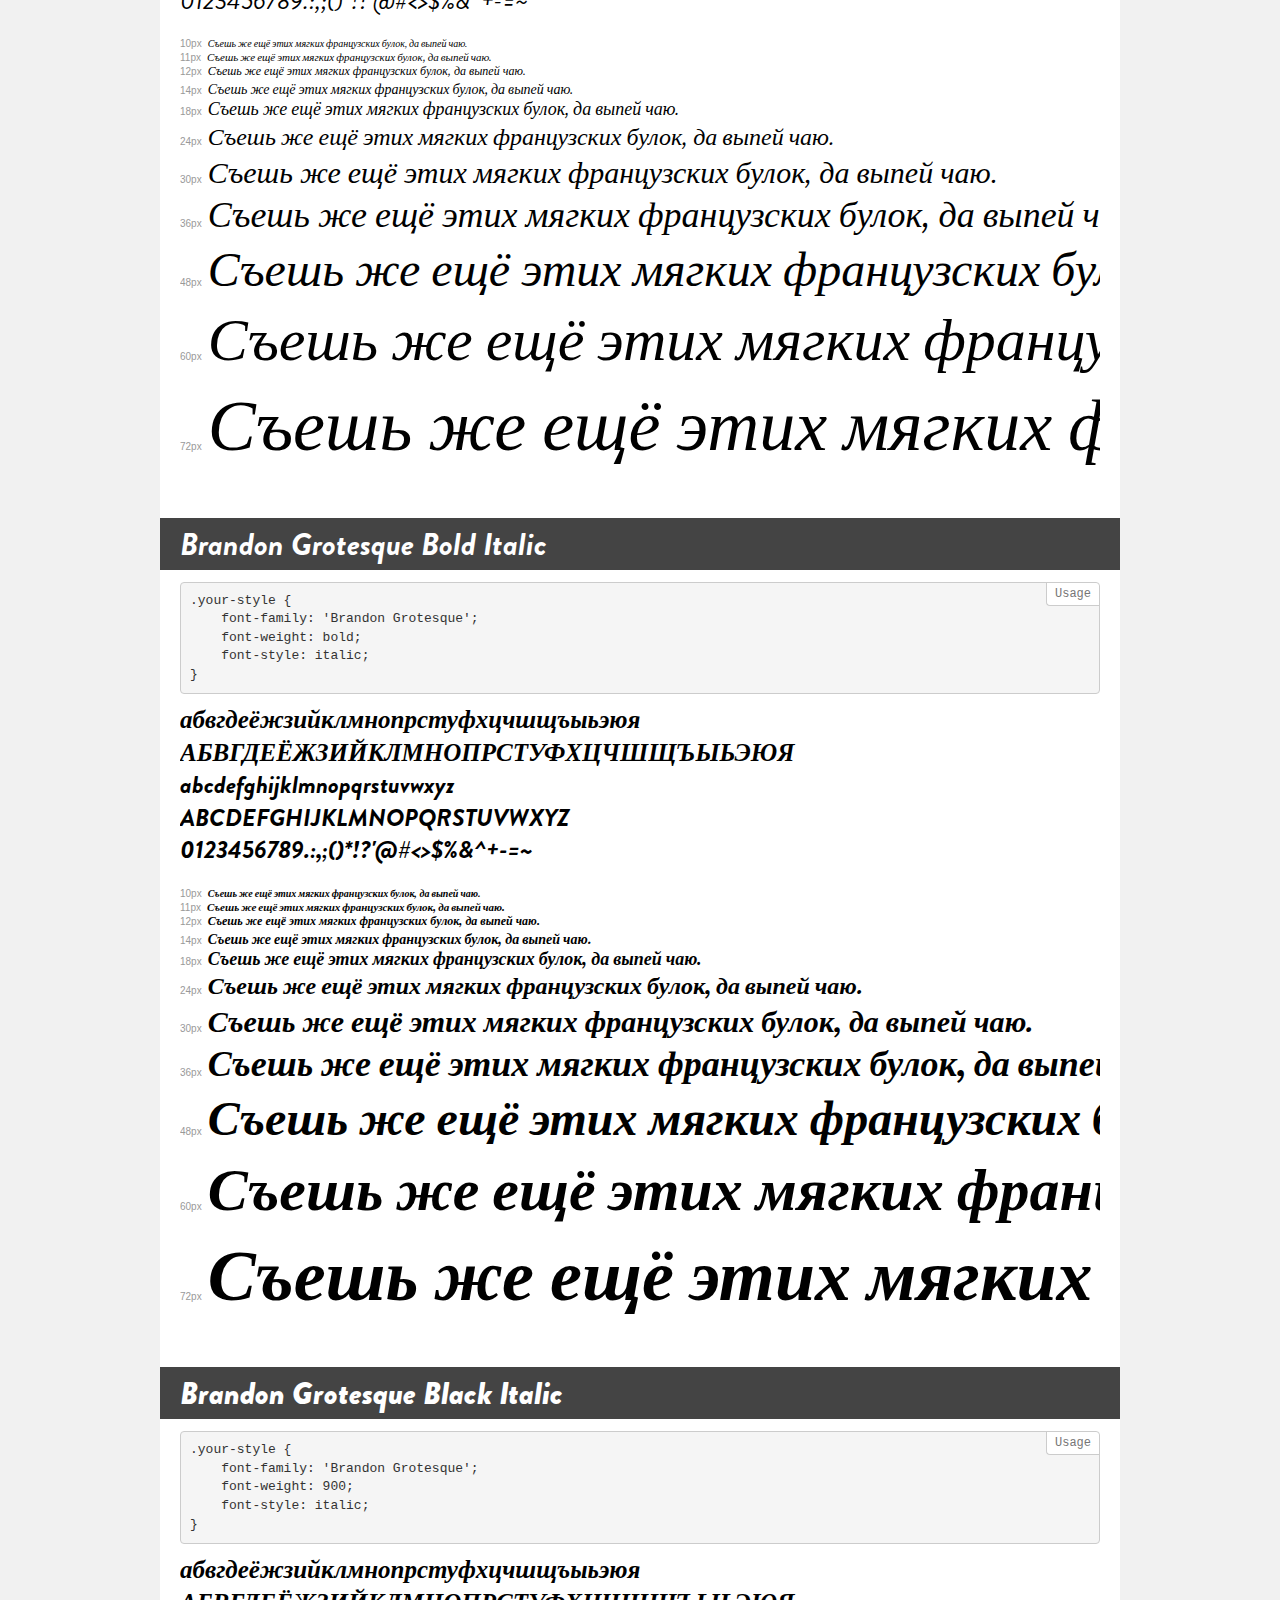
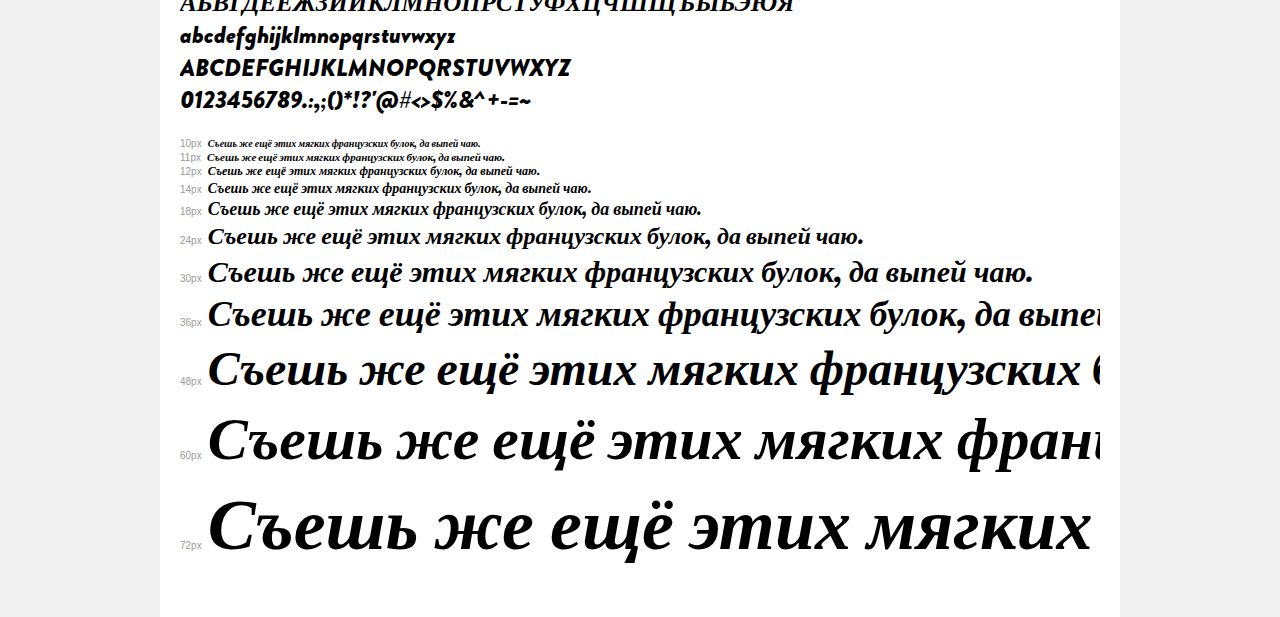
<file: fonts/BrandonGrotesque/demo.html>
<!DOCTYPE html>
<html>
<head>
    <meta charset="utf-8">
    <meta http-equiv="X-UA-Compatible" content="IE=edge">
    <meta name="viewport" content="width=device-width, initial-scale=1">
    <meta name="robots" content="noindex, noarchive">
    <title>Transfonter demo</title>
    <link href="stylesheet.css" rel="stylesheet">
    <style>
        /*
        http://meyerweb.com/eric/tools/css/reset/
        v2.0 | 20110126
        License: none (public domain)
        */
        html, body, div, span, applet, object, iframe,
        h1, h2, h3, h4, h5, h6, p, blockquote, pre,
        a, abbr, acronym, address, big, cite, code,
        del, dfn, em, img, ins, kbd, q, s, samp,
        small, strike, strong, sub, sup, tt, var,
        b, u, i, center,
        dl, dt, dd, ol, ul, li,
        fieldset, form, label, legend,
        table, caption, tbody, tfoot, thead, tr, th, td,
        article, aside, canvas, details, embed,
        figure, figcaption, footer, header, hgroup,
        menu, nav, output, ruby, section, summary,
        time, mark, audio, video {
            margin: 0;
            padding: 0;
            border: 0;
            font-size: 100%;
            font: inherit;
            vertical-align: baseline;
        }
        /* HTML5 display-role reset for older browsers */
        article, aside, details, figcaption, figure,
        footer, header, hgroup, menu, nav, section {
            display: block;
        }
        body {
            line-height: 1;
        }
        ol, ul {
            list-style: none;
        }
        blockquote, q {
            quotes: none;
        }
        blockquote:before, blockquote:after,
        q:before, q:after {
            content: '';
            content: none;
        }
        table {
            border-collapse: collapse;
            border-spacing: 0;
        }
        /* common styles */
        body {
            background: #f1f1f1;
            color: #000;
        }
        .page {
            background: #fff;
            width: 920px;
            margin: 0 auto;
            padding: 20px 20px 0 20px;
            overflow: hidden;
        }
        .font-container {
            overflow-x: auto;
            overflow-y: hidden;
            margin-bottom: 40px;
            line-height: 1.3;
            white-space: nowrap;
            padding-bottom: 5px;
        }
        h1 {
            position: relative;
            background: #444;
            font-size: 32px;
            color: #fff;
            padding: 10px 20px;
            margin: 0 -20px 12px -20px;
        }
        .letters {
            font-size: 25px;
            margin-bottom: 20px;
        }
        .s10:before {
            content: '10px';
        }
        .s11:before {
            content: '11px';
        }
        .s12:before {
            content: '12px';
        }
        .s14:before {
            content: '14px';
        }
        .s18:before {
            content: '18px';
        }
        .s24:before {
            content: '24px';
        }
        .s30:before {
            content: '30px';
        }
        .s36:before {
            content: '36px';
        }
        .s48:before {
            content: '48px';
        }
        .s60:before {
            content: '60px';
        }
        .s72:before {
            content: '72px';
        }
        .s10:before, .s11:before, .s12:before, .s14:before,
        .s18:before, .s24:before, .s30:before, .s36:before,
        .s48:before, .s60:before, .s72:before {
            font-family: Arial, sans-serif;
            font-size: 10px;
            font-weight: normal;
            font-style: normal;
            color: #999;
            padding-right: 6px;
        }
        pre {
            display: block;
            position: relative;
            padding: 9px;
            margin: 0 0 10px;
            font-family: Monaco, Menlo, Consolas, "Courier New", monospace !important;
            font-size: 13px;
            line-height: 1.428571429;
            color: #333;
            font-weight: normal !important;
            font-style: normal !important;
            background-color: #f5f5f5;
            border: 1px solid #ccc;
            overflow-x: auto;
            border-radius: 4px;
        }
        pre:after {
            display: block;
            position: absolute;
            right: 0;
            top: 0;
            content: 'Usage';
            line-height: 1;
            padding: 5px 8px;
            font-size: 12px;
            color: #767676;
            background-color: #fff;
            border: 1px solid #ccc;
            border-right: none;
            border-top: none;
            border-radius: 0 4px 0 4px;
            z-index: 10;
        }
        /* responsive */
        @media (max-width: 959px) {
            .page {
                width: auto;
                margin: 0;
            }
        }
    </style>
</head>
<body>
<div class="page">
    <div class="demo" style="font-family: 'Brandon Grotesque'; font-weight: 500; font-style: italic;">
        <h1>Brandon Grotesque Medium Italic</h1>
        <pre>.your-style {
    font-family: 'Brandon Grotesque';
    font-weight: 500;
    font-style: italic;
}</pre>
        <div class="font-container">
            <p class="letters">
                абвгдеёжзийклмнопрстуфхцчшщъыьэюя<br>
АБВГДЕЁЖЗИЙКЛМНОПРСТУФХЦЧШЩЪЫЬЭЮЯ<br>
abcdefghijklmnopqrstuvwxyz<br>
ABCDEFGHIJKLMNOPQRSTUVWXYZ<br>
                0123456789.:,;()*!?'@#<>$%&^+-=~
            </p>
            <p class="s10" style="font-size: 10px;">Съешь же ещё этих мягких французских булок, да выпей чаю.</p>
            <p class="s11" style="font-size: 11px;">Съешь же ещё этих мягких французских булок, да выпей чаю.</p>
            <p class="s12" style="font-size: 12px;">Съешь же ещё этих мягких французских булок, да выпей чаю.</p>
            <p class="s14" style="font-size: 14px;">Съешь же ещё этих мягких французских булок, да выпей чаю.</p>
            <p class="s18" style="font-size: 18px;">Съешь же ещё этих мягких французских булок, да выпей чаю.</p>
            <p class="s24" style="font-size: 24px;">Съешь же ещё этих мягких французских булок, да выпей чаю.</p>
            <p class="s30" style="font-size: 30px;">Съешь же ещё этих мягких французских булок, да выпей чаю.</p>
            <p class="s36" style="font-size: 36px;">Съешь же ещё этих мягких французских булок, да выпей чаю.</p>
            <p class="s48" style="font-size: 48px;">Съешь же ещё этих мягких французских булок, да выпей чаю.</p>
            <p class="s60" style="font-size: 60px;">Съешь же ещё этих мягких французских булок, да выпей чаю.</p>
            <p class="s72" style="font-size: 72px;">Съешь же ещё этих мягких французских булок, да выпей чаю.</p>
        </div>
    </div>
    <div class="demo" style="font-family: 'Brandon Grotesque'; font-weight: bold; font-style: normal;">
        <h1>Brandon Grotesque Bold</h1>
        <pre>.your-style {
    font-family: 'Brandon Grotesque';
    font-weight: bold;
    font-style: normal;
}</pre>
        <div class="font-container">
            <p class="letters">
                абвгдеёжзийклмнопрстуфхцчшщъыьэюя<br>
АБВГДЕЁЖЗИЙКЛМНОПРСТУФХЦЧШЩЪЫЬЭЮЯ<br>
abcdefghijklmnopqrstuvwxyz<br>
ABCDEFGHIJKLMNOPQRSTUVWXYZ<br>
                0123456789.:,;()*!?'@#<>$%&^+-=~
            </p>
            <p class="s10" style="font-size: 10px;">Съешь же ещё этих мягких французских булок, да выпей чаю.</p>
            <p class="s11" style="font-size: 11px;">Съешь же ещё этих мягких французских булок, да выпей чаю.</p>
            <p class="s12" style="font-size: 12px;">Съешь же ещё этих мягких французских булок, да выпей чаю.</p>
            <p class="s14" style="font-size: 14px;">Съешь же ещё этих мягких французских булок, да выпей чаю.</p>
            <p class="s18" style="font-size: 18px;">Съешь же ещё этих мягких французских булок, да выпей чаю.</p>
            <p class="s24" style="font-size: 24px;">Съешь же ещё этих мягких французских булок, да выпей чаю.</p>
            <p class="s30" style="font-size: 30px;">Съешь же ещё этих мягких французских булок, да выпей чаю.</p>
            <p class="s36" style="font-size: 36px;">Съешь же ещё этих мягких французских булок, да выпей чаю.</p>
            <p class="s48" style="font-size: 48px;">Съешь же ещё этих мягких французских булок, да выпей чаю.</p>
            <p class="s60" style="font-size: 60px;">Съешь же ещё этих мягких французских булок, да выпей чаю.</p>
            <p class="s72" style="font-size: 72px;">Съешь же ещё этих мягких французских булок, да выпей чаю.</p>
        </div>
    </div>
    <div class="demo" style="font-family: 'Brandon Grotesque'; font-weight: 300; font-style: normal;">
        <h1>Brandon Grotesque Light</h1>
        <pre>.your-style {
    font-family: 'Brandon Grotesque';
    font-weight: 300;
    font-style: normal;
}</pre>
        <div class="font-container">
            <p class="letters">
                абвгдеёжзийклмнопрстуфхцчшщъыьэюя<br>
АБВГДЕЁЖЗИЙКЛМНОПРСТУФХЦЧШЩЪЫЬЭЮЯ<br>
abcdefghijklmnopqrstuvwxyz<br>
ABCDEFGHIJKLMNOPQRSTUVWXYZ<br>
                0123456789.:,;()*!?'@#<>$%&^+-=~
            </p>
            <p class="s10" style="font-size: 10px;">Съешь же ещё этих мягких французских булок, да выпей чаю.</p>
            <p class="s11" style="font-size: 11px;">Съешь же ещё этих мягких французских булок, да выпей чаю.</p>
            <p class="s12" style="font-size: 12px;">Съешь же ещё этих мягких французских булок, да выпей чаю.</p>
            <p class="s14" style="font-size: 14px;">Съешь же ещё этих мягких французских булок, да выпей чаю.</p>
            <p class="s18" style="font-size: 18px;">Съешь же ещё этих мягких французских булок, да выпей чаю.</p>
            <p class="s24" style="font-size: 24px;">Съешь же ещё этих мягких французских булок, да выпей чаю.</p>
            <p class="s30" style="font-size: 30px;">Съешь же ещё этих мягких французских булок, да выпей чаю.</p>
            <p class="s36" style="font-size: 36px;">Съешь же ещё этих мягких французских булок, да выпей чаю.</p>
            <p class="s48" style="font-size: 48px;">Съешь же ещё этих мягких французских булок, да выпей чаю.</p>
            <p class="s60" style="font-size: 60px;">Съешь же ещё этих мягких французских булок, да выпей чаю.</p>
            <p class="s72" style="font-size: 72px;">Съешь же ещё этих мягких французских булок, да выпей чаю.</p>
        </div>
    </div>
    <div class="demo" style="font-family: 'Brandon Grotesque'; font-weight: 900; font-style: normal;">
        <h1>Brandon Grotesque Black</h1>
        <pre>.your-style {
    font-family: 'Brandon Grotesque';
    font-weight: 900;
    font-style: normal;
}</pre>
        <div class="font-container">
            <p class="letters">
                абвгдеёжзийклмнопрстуфхцчшщъыьэюя<br>
АБВГДЕЁЖЗИЙКЛМНОПРСТУФХЦЧШЩЪЫЬЭЮЯ<br>
abcdefghijklmnopqrstuvwxyz<br>
ABCDEFGHIJKLMNOPQRSTUVWXYZ<br>
                0123456789.:,;()*!?'@#<>$%&^+-=~
            </p>
            <p class="s10" style="font-size: 10px;">Съешь же ещё этих мягких французских булок, да выпей чаю.</p>
            <p class="s11" style="font-size: 11px;">Съешь же ещё этих мягких французских булок, да выпей чаю.</p>
            <p class="s12" style="font-size: 12px;">Съешь же ещё этих мягких французских булок, да выпей чаю.</p>
            <p class="s14" style="font-size: 14px;">Съешь же ещё этих мягких французских булок, да выпей чаю.</p>
            <p class="s18" style="font-size: 18px;">Съешь же ещё этих мягких французских булок, да выпей чаю.</p>
            <p class="s24" style="font-size: 24px;">Съешь же ещё этих мягких французских булок, да выпей чаю.</p>
            <p class="s30" style="font-size: 30px;">Съешь же ещё этих мягких французских булок, да выпей чаю.</p>
            <p class="s36" style="font-size: 36px;">Съешь же ещё этих мягких французских булок, да выпей чаю.</p>
            <p class="s48" style="font-size: 48px;">Съешь же ещё этих мягких французских булок, да выпей чаю.</p>
            <p class="s60" style="font-size: 60px;">Съешь же ещё этих мягких французских булок, да выпей чаю.</p>
            <p class="s72" style="font-size: 72px;">Съешь же ещё этих мягких французских булок, да выпей чаю.</p>
        </div>
    </div>
    <div class="demo" style="font-family: 'Brandon Grotesque'; font-weight: 500; font-style: normal;">
        <h1>Brandon Grotesque Medium</h1>
        <pre>.your-style {
    font-family: 'Brandon Grotesque';
    font-weight: 500;
    font-style: normal;
}</pre>
        <div class="font-container">
            <p class="letters">
                абвгдеёжзийклмнопрстуфхцчшщъыьэюя<br>
АБВГДЕЁЖЗИЙКЛМНОПРСТУФХЦЧШЩЪЫЬЭЮЯ<br>
abcdefghijklmnopqrstuvwxyz<br>
ABCDEFGHIJKLMNOPQRSTUVWXYZ<br>
                0123456789.:,;()*!?'@#<>$%&^+-=~
            </p>
            <p class="s10" style="font-size: 10px;">Съешь же ещё этих мягких французских булок, да выпей чаю.</p>
            <p class="s11" style="font-size: 11px;">Съешь же ещё этих мягких французских булок, да выпей чаю.</p>
            <p class="s12" style="font-size: 12px;">Съешь же ещё этих мягких французских булок, да выпей чаю.</p>
            <p class="s14" style="font-size: 14px;">Съешь же ещё этих мягких французских булок, да выпей чаю.</p>
            <p class="s18" style="font-size: 18px;">Съешь же ещё этих мягких французских булок, да выпей чаю.</p>
            <p class="s24" style="font-size: 24px;">Съешь же ещё этих мягких французских булок, да выпей чаю.</p>
            <p class="s30" style="font-size: 30px;">Съешь же ещё этих мягких французских булок, да выпей чаю.</p>
            <p class="s36" style="font-size: 36px;">Съешь же ещё этих мягких французских булок, да выпей чаю.</p>
            <p class="s48" style="font-size: 48px;">Съешь же ещё этих мягких французских булок, да выпей чаю.</p>
            <p class="s60" style="font-size: 60px;">Съешь же ещё этих мягких французских булок, да выпей чаю.</p>
            <p class="s72" style="font-size: 72px;">Съешь же ещё этих мягких французских булок, да выпей чаю.</p>
        </div>
    </div>
    <div class="demo" style="font-family: 'Brandon Grotesque'; font-weight: 100; font-style: italic;">
        <h1>Brandon Grotesque Thin Italic</h1>
        <pre>.your-style {
    font-family: 'Brandon Grotesque';
    font-weight: 100;
    font-style: italic;
}</pre>
        <div class="font-container">
            <p class="letters">
                абвгдеёжзийклмнопрстуфхцчшщъыьэюя<br>
АБВГДЕЁЖЗИЙКЛМНОПРСТУФХЦЧШЩЪЫЬЭЮЯ<br>
abcdefghijklmnopqrstuvwxyz<br>
ABCDEFGHIJKLMNOPQRSTUVWXYZ<br>
                0123456789.:,;()*!?'@#<>$%&^+-=~
            </p>
            <p class="s10" style="font-size: 10px;">Съешь же ещё этих мягких французских булок, да выпей чаю.</p>
            <p class="s11" style="font-size: 11px;">Съешь же ещё этих мягких французских булок, да выпей чаю.</p>
            <p class="s12" style="font-size: 12px;">Съешь же ещё этих мягких французских булок, да выпей чаю.</p>
            <p class="s14" style="font-size: 14px;">Съешь же ещё этих мягких французских булок, да выпей чаю.</p>
            <p class="s18" style="font-size: 18px;">Съешь же ещё этих мягких французских булок, да выпей чаю.</p>
            <p class="s24" style="font-size: 24px;">Съешь же ещё этих мягких французских булок, да выпей чаю.</p>
            <p class="s30" style="font-size: 30px;">Съешь же ещё этих мягких французских булок, да выпей чаю.</p>
            <p class="s36" style="font-size: 36px;">Съешь же ещё этих мягких французских булок, да выпей чаю.</p>
            <p class="s48" style="font-size: 48px;">Съешь же ещё этих мягких французских булок, да выпей чаю.</p>
            <p class="s60" style="font-size: 60px;">Съешь же ещё этих мягких французских булок, да выпей чаю.</p>
            <p class="s72" style="font-size: 72px;">Съешь же ещё этих мягких французских булок, да выпей чаю.</p>
        </div>
    </div>
    <div class="demo" style="font-family: 'Brandon Grotesque'; font-weight: 100; font-style: normal;">
        <h1>Brandon Grotesque Thin</h1>
        <pre>.your-style {
    font-family: 'Brandon Grotesque';
    font-weight: 100;
    font-style: normal;
}</pre>
        <div class="font-container">
            <p class="letters">
                абвгдеёжзийклмнопрстуфхцчшщъыьэюя<br>
АБВГДЕЁЖЗИЙКЛМНОПРСТУФХЦЧШЩЪЫЬЭЮЯ<br>
abcdefghijklmnopqrstuvwxyz<br>
ABCDEFGHIJKLMNOPQRSTUVWXYZ<br>
                0123456789.:,;()*!?'@#<>$%&^+-=~
            </p>
            <p class="s10" style="font-size: 10px;">Съешь же ещё этих мягких французских булок, да выпей чаю.</p>
            <p class="s11" style="font-size: 11px;">Съешь же ещё этих мягких французских булок, да выпей чаю.</p>
            <p class="s12" style="font-size: 12px;">Съешь же ещё этих мягких французских булок, да выпей чаю.</p>
            <p class="s14" style="font-size: 14px;">Съешь же ещё этих мягких французских булок, да выпей чаю.</p>
            <p class="s18" style="font-size: 18px;">Съешь же ещё этих мягких французских булок, да выпей чаю.</p>
            <p class="s24" style="font-size: 24px;">Съешь же ещё этих мягких французских булок, да выпей чаю.</p>
            <p class="s30" style="font-size: 30px;">Съешь же ещё этих мягких французских булок, да выпей чаю.</p>
            <p class="s36" style="font-size: 36px;">Съешь же ещё этих мягких французских булок, да выпей чаю.</p>
            <p class="s48" style="font-size: 48px;">Съешь же ещё этих мягких французских булок, да выпей чаю.</p>
            <p class="s60" style="font-size: 60px;">Съешь же ещё этих мягких французских булок, да выпей чаю.</p>
            <p class="s72" style="font-size: 72px;">Съешь же ещё этих мягких французских булок, да выпей чаю.</p>
        </div>
    </div>
    <div class="demo" style="font-family: 'Brandon Grotesque'; font-weight: 300; font-style: italic;">
        <h1>Brandon Grotesque Light Italic</h1>
        <pre>.your-style {
    font-family: 'Brandon Grotesque';
    font-weight: 300;
    font-style: italic;
}</pre>
        <div class="font-container">
            <p class="letters">
                абвгдеёжзийклмнопрстуфхцчшщъыьэюя<br>
АБВГДЕЁЖЗИЙКЛМНОПРСТУФХЦЧШЩЪЫЬЭЮЯ<br>
abcdefghijklmnopqrstuvwxyz<br>
ABCDEFGHIJKLMNOPQRSTUVWXYZ<br>
                0123456789.:,;()*!?'@#<>$%&^+-=~
            </p>
            <p class="s10" style="font-size: 10px;">Съешь же ещё этих мягких французских булок, да выпей чаю.</p>
            <p class="s11" style="font-size: 11px;">Съешь же ещё этих мягких французских булок, да выпей чаю.</p>
            <p class="s12" style="font-size: 12px;">Съешь же ещё этих мягких французских булок, да выпей чаю.</p>
            <p class="s14" style="font-size: 14px;">Съешь же ещё этих мягких французских булок, да выпей чаю.</p>
            <p class="s18" style="font-size: 18px;">Съешь же ещё этих мягких французских булок, да выпей чаю.</p>
            <p class="s24" style="font-size: 24px;">Съешь же ещё этих мягких французских булок, да выпей чаю.</p>
            <p class="s30" style="font-size: 30px;">Съешь же ещё этих мягких французских булок, да выпей чаю.</p>
            <p class="s36" style="font-size: 36px;">Съешь же ещё этих мягких французских булок, да выпей чаю.</p>
            <p class="s48" style="font-size: 48px;">Съешь же ещё этих мягких французских булок, да выпей чаю.</p>
            <p class="s60" style="font-size: 60px;">Съешь же ещё этих мягких французских булок, да выпей чаю.</p>
            <p class="s72" style="font-size: 72px;">Съешь же ещё этих мягких французских булок, да выпей чаю.</p>
        </div>
    </div>
    <div class="demo" style="font-family: 'Brandon Grotesque'; font-weight: normal; font-style: normal;">
        <h1>Brandon Grotesque Regular</h1>
        <pre>.your-style {
    font-family: 'Brandon Grotesque';
    font-weight: normal;
    font-style: normal;
}</pre>
        <div class="font-container">
            <p class="letters">
                абвгдеёжзийклмнопрстуфхцчшщъыьэюя<br>
АБВГДЕЁЖЗИЙКЛМНОПРСТУФХЦЧШЩЪЫЬЭЮЯ<br>
abcdefghijklmnopqrstuvwxyz<br>
ABCDEFGHIJKLMNOPQRSTUVWXYZ<br>
                0123456789.:,;()*!?'@#<>$%&^+-=~
            </p>
            <p class="s10" style="font-size: 10px;">Съешь же ещё этих мягких французских булок, да выпей чаю.</p>
            <p class="s11" style="font-size: 11px;">Съешь же ещё этих мягких французских булок, да выпей чаю.</p>
            <p class="s12" style="font-size: 12px;">Съешь же ещё этих мягких французских булок, да выпей чаю.</p>
            <p class="s14" style="font-size: 14px;">Съешь же ещё этих мягких французских булок, да выпей чаю.</p>
            <p class="s18" style="font-size: 18px;">Съешь же ещё этих мягких французских булок, да выпей чаю.</p>
            <p class="s24" style="font-size: 24px;">Съешь же ещё этих мягких французских булок, да выпей чаю.</p>
            <p class="s30" style="font-size: 30px;">Съешь же ещё этих мягких французских булок, да выпей чаю.</p>
            <p class="s36" style="font-size: 36px;">Съешь же ещё этих мягких французских булок, да выпей чаю.</p>
            <p class="s48" style="font-size: 48px;">Съешь же ещё этих мягких французских булок, да выпей чаю.</p>
            <p class="s60" style="font-size: 60px;">Съешь же ещё этих мягких французских булок, да выпей чаю.</p>
            <p class="s72" style="font-size: 72px;">Съешь же ещё этих мягких французских булок, да выпей чаю.</p>
        </div>
    </div>
    <div class="demo" style="font-family: 'Brandon Grotesque'; font-weight: normal; font-style: italic;">
        <h1>Brandon Grotesque Regular Italic</h1>
        <pre>.your-style {
    font-family: 'Brandon Grotesque';
    font-weight: normal;
    font-style: italic;
}</pre>
        <div class="font-container">
            <p class="letters">
                абвгдеёжзийклмнопрстуфхцчшщъыьэюя<br>
АБВГДЕЁЖЗИЙКЛМНОПРСТУФХЦЧШЩЪЫЬЭЮЯ<br>
abcdefghijklmnopqrstuvwxyz<br>
ABCDEFGHIJKLMNOPQRSTUVWXYZ<br>
                0123456789.:,;()*!?'@#<>$%&^+-=~
            </p>
            <p class="s10" style="font-size: 10px;">Съешь же ещё этих мягких французских булок, да выпей чаю.</p>
            <p class="s11" style="font-size: 11px;">Съешь же ещё этих мягких французских булок, да выпей чаю.</p>
            <p class="s12" style="font-size: 12px;">Съешь же ещё этих мягких французских булок, да выпей чаю.</p>
            <p class="s14" style="font-size: 14px;">Съешь же ещё этих мягких французских булок, да выпей чаю.</p>
            <p class="s18" style="font-size: 18px;">Съешь же ещё этих мягких французских булок, да выпей чаю.</p>
            <p class="s24" style="font-size: 24px;">Съешь же ещё этих мягких французских булок, да выпей чаю.</p>
            <p class="s30" style="font-size: 30px;">Съешь же ещё этих мягких французских булок, да выпей чаю.</p>
            <p class="s36" style="font-size: 36px;">Съешь же ещё этих мягких французских булок, да выпей чаю.</p>
            <p class="s48" style="font-size: 48px;">Съешь же ещё этих мягких французских булок, да выпей чаю.</p>
            <p class="s60" style="font-size: 60px;">Съешь же ещё этих мягких французских булок, да выпей чаю.</p>
            <p class="s72" style="font-size: 72px;">Съешь же ещё этих мягких французских булок, да выпей чаю.</p>
        </div>
    </div>
    <div class="demo" style="font-family: 'Brandon Grotesque'; font-weight: bold; font-style: italic;">
        <h1>Brandon Grotesque Bold Italic</h1>
        <pre>.your-style {
    font-family: 'Brandon Grotesque';
    font-weight: bold;
    font-style: italic;
}</pre>
        <div class="font-container">
            <p class="letters">
                абвгдеёжзийклмнопрстуфхцчшщъыьэюя<br>
АБВГДЕЁЖЗИЙКЛМНОПРСТУФХЦЧШЩЪЫЬЭЮЯ<br>
abcdefghijklmnopqrstuvwxyz<br>
ABCDEFGHIJKLMNOPQRSTUVWXYZ<br>
                0123456789.:,;()*!?'@#<>$%&^+-=~
            </p>
            <p class="s10" style="font-size: 10px;">Съешь же ещё этих мягких французских булок, да выпей чаю.</p>
            <p class="s11" style="font-size: 11px;">Съешь же ещё этих мягких французских булок, да выпей чаю.</p>
            <p class="s12" style="font-size: 12px;">Съешь же ещё этих мягких французских булок, да выпей чаю.</p>
            <p class="s14" style="font-size: 14px;">Съешь же ещё этих мягких французских булок, да выпей чаю.</p>
            <p class="s18" style="font-size: 18px;">Съешь же ещё этих мягких французских булок, да выпей чаю.</p>
            <p class="s24" style="font-size: 24px;">Съешь же ещё этих мягких французских булок, да выпей чаю.</p>
            <p class="s30" style="font-size: 30px;">Съешь же ещё этих мягких французских булок, да выпей чаю.</p>
            <p class="s36" style="font-size: 36px;">Съешь же ещё этих мягких французских булок, да выпей чаю.</p>
            <p class="s48" style="font-size: 48px;">Съешь же ещё этих мягких французских булок, да выпей чаю.</p>
            <p class="s60" style="font-size: 60px;">Съешь же ещё этих мягких французских булок, да выпей чаю.</p>
            <p class="s72" style="font-size: 72px;">Съешь же ещё этих мягких французских булок, да выпей чаю.</p>
        </div>
    </div>
    <div class="demo" style="font-family: 'Brandon Grotesque'; font-weight: 900; font-style: italic;">
        <h1>Brandon Grotesque Black Italic</h1>
        <pre>.your-style {
    font-family: 'Brandon Grotesque';
    font-weight: 900;
    font-style: italic;
}</pre>
        <div class="font-container">
            <p class="letters">
                абвгдеёжзийклмнопрстуфхцчшщъыьэюя<br>
АБВГДЕЁЖЗИЙКЛМНОПРСТУФХЦЧШЩЪЫЬЭЮЯ<br>
abcdefghijklmnopqrstuvwxyz<br>
ABCDEFGHIJKLMNOPQRSTUVWXYZ<br>
                0123456789.:,;()*!?'@#<>$%&^+-=~
            </p>
            <p class="s10" style="font-size: 10px;">Съешь же ещё этих мягких французских булок, да выпей чаю.</p>
            <p class="s11" style="font-size: 11px;">Съешь же ещё этих мягких французских булок, да выпей чаю.</p>
            <p class="s12" style="font-size: 12px;">Съешь же ещё этих мягких французских булок, да выпей чаю.</p>
            <p class="s14" style="font-size: 14px;">Съешь же ещё этих мягких французских булок, да выпей чаю.</p>
            <p class="s18" style="font-size: 18px;">Съешь же ещё этих мягких французских булок, да выпей чаю.</p>
            <p class="s24" style="font-size: 24px;">Съешь же ещё этих мягких французских булок, да выпей чаю.</p>
            <p class="s30" style="font-size: 30px;">Съешь же ещё этих мягких французских булок, да выпей чаю.</p>
            <p class="s36" style="font-size: 36px;">Съешь же ещё этих мягких французских булок, да выпей чаю.</p>
            <p class="s48" style="font-size: 48px;">Съешь же ещё этих мягких французских булок, да выпей чаю.</p>
            <p class="s60" style="font-size: 60px;">Съешь же ещё этих мягких французских булок, да выпей чаю.</p>
            <p class="s72" style="font-size: 72px;">Съешь же ещё этих мягких французских булок, да выпей чаю.</p>
        </div>
    </div>
</div>
</body>
</html>
</file>
<file: css/img-previewer.css>
.image-preview-container {
	position: fixed;
	top: 0;
	left: 0;
	z-index: 9999;
	width: 100vw;
	height: 100vh;
	background: rgba(0, 0, 0, 0.6);
	transition: all 0.3s;
	display: none;
	color: #fff;
	will-change: transform;
	user-select: none;
}
.image-preview-container.show {
	animation: show 0.5s forwards;
	-webkit-animation: show 0.5s forwards;
}
.image-preview-container.hiding .preview-header {
	animation: opacityAnimation 0.5s forwards reverse;
}
.image-preview-container img {
	transition: all 0.5s;
	transform: translateX(var(--offsetX)) translateY(var(--offsetY)) translateZ(0) scale(var(--scale), var(--scale))
		rotate(var(--rotate));
}
.image-preview-container .image-container {
	width: 100% !important;
	height: 100% !important;
	overflow: hidden;
}
.image-preview-container .preview-header {
	height: 60px;
	background: rgba(0, 0, 0, 0.2);
	display: flex;
	justify-content: space-between;
	align-items: center;
	padding: 0 2vw 0 1vw;
	position: relative;
	z-index: 90;
	animation: opacityAnimation 0.5s forwards;
}
.image-preview-container .preview-header .nums {
	display: flex;
	justify-content: flex-start;
	align-items: center;
}
.image-preview-container .preview-header .nums p {
	font-weight: 300;
	padding: 4px 8px;
	font-size: 16px;
}
.image-preview-container .preview-header button {
	background: none;
	border: none;
	outline: none;
	font-size: 18px;
	color: #fff;
	padding: 4px 8px;
	border-radius: 4px;
	-webkit-border-radius: 4px;
	-moz-border-radius: 4px;
	-ms-border-radius: 4px;
	-o-border-radius: 4px;
	position: relative;
}
.image-preview-container .preview-header .tool-btn button {
	margin-left: 2vw;
}
.image-preview-container .preview-header button:hover::after,
.image-preview-container .preview-header button:hover::before {
	display: block;
}
.image-preview-container .preview-header button::before {
	content: '';
	position: absolute;
	left: 50%;
	top: calc(130% - 5px);
	transform: translateX(-50%);
	border-right: 5px solid transparent;
	border-left: 5px solid transparent;
	border-bottom: 5px solid #000;
	display: none;
}
.image-preview-container .preview-header button::after {
	content: attr(data-tooltip);
	font-size: 12px;
	position: absolute;
	left: 50%;
	top: 130%;
	transform: translateX(-50%);
	background: #000;
	padding: 2px 5px;
	white-space: nowrap;
	-webkit-transform: translateX(-50%);
	-moz-transform: translateX(-50%);
	-ms-transform: translateX(-50%);
	-o-transform: translateX(-50%);
	border-radius: 2px;
	-webkit-border-radius: 2px;
	-moz-border-radius: 2px;
	-ms-border-radius: 2px;
	-o-border-radius: 2px;
	display: none;
}
.image-preview-container .preview-header button:hover {
	background: rgba(0, 0, 0, 0.2);
	cursor: pointer;
}
#prev,
#next {
	background: none;
	border: none;
	outline: none;
	position: absolute;
	top: 50%;
	color: #f6f6f6;
	padding: 20px 10px;
    cursor: pointer;
}
#prev i,
#next i {
	font-size: 24px;
}
#prev {
	left: 1%;
}
#next {
	right: 1%;
}
.zoom-in {
	cursor: zoom-in;
}
.moving {
	transition: none !important;
	-webkit-transition: none !important;
	-moz-transition: none !important;
	-ms-transition: none !important;
	-o-transition: none !important;
}

@keyframes show {
	0% {
		background: rgba(0, 0, 0, 0);
	}
	100% {
		background: rgba(0, 0, 0, 0.6);
	}
}
@keyframes opacityAnimation {
	0% {
		opacity: 0;
	}
	100% {
		opacity: 1;
	}
}

@font-face {
	font-family: 'iconfont';
	src: url('//at.alicdn.com/t/font_2387568_7n96d4x0sva.eot?t=1614436212405'); /* IE9 */
	src: url('//at.alicdn.com/t/font_2387568_7n96d4x0sva.eot?t=1614436212405#iefix') format('embedded-opentype'),
		/* IE6-IE8 */
			url('[data-uri]')
			format('woff2'),
		url('//at.alicdn.com/t/font_2387568_7n96d4x0sva.woff?t=1614436212405') format('woff'),
		url('//at.alicdn.com/t/font_2387568_7n96d4x0sva.ttf?t=1614436212405') format('truetype'),
		/* chrome, firefox, opera, Safari, Android, iOS 4.2+ */
			url('//at.alicdn.com/t/font_2387568_7n96d4x0sva.svg?t=1614436212405#iconfont') format('svg'); /* iOS 4.1- */
}

.iconfont {
	font-family: 'iconfont' !important;
	font-size: 16px;
	font-style: normal;
	-webkit-font-smoothing: antialiased;
	-moz-osx-font-smoothing: grayscale;
}

.icon-xiayige:before {
	content: '\e627';
}

.icon-shangyige:before {
	content: '\e622';
}

.icon-account-practice-lesson-close:before {
	content: '\e600';
}

.icon-zhongzhi:before {
	content: '\e602';
}

.icon-xuanzhuan:before {
	content: '\e615';
}

.icon-xuanzhuan1:before {
	content: '\e669';
}

@media screen and (max-width: 768px) {
	.preview-header .nums p,
	.preview-header .iconfont {
		font-size: 12px !important;
	}
}
</file>
<file: css/common.css>
@import url('https://fonts.googleapis.com/css2?family=Playfair+Display:ital@0;1&family=Raleway:ital,wght@0,100;0,200;0,300;0,400;0,500;0,600;0,700;0,800;0,900;1,100;1,200;1,300;1,400;1,500;1,600;1,700;1,800;1,900&display=swap');

:root {
  --coolwhite: #FDFDFB;
  --warmwhite: #F0EEE8;
  --darkpowder: #FFAE95;
  --powder: #D1AF8D;
  --lightpowder: #EFD8C6;
  --blue: #C3ECF3;
  --gold: #C6A566;
  --black: #030201;
  --darkestgray: #1B150A;
  --deepgray: #312B22;
  --gray: #5C5851;
  --lightgray: #726F69;
  --lightengray: #CBC9C6;
  --brown: #DFCCA9;
  --lightbrown: #EFE5D4;
  --red: #CA3000;
  --green: #00CA63;
  --color-1-5: #F5F2EB;
  --color-6-12: #FDE9E6;
  --color-13-20: #FBC7B9;
}


/*****************
SCROLL STYLIZATION
******************/
html {
    scrollbar-color: var(--gold) var(--lightbrown);
    scrollbar-width: thin;
}
::-webkit-scrollbar {
    width: 4px;
    height: 4px;
    background-color: var(--lightbrown);
}
::-webkit-scrollbar-thumb {
    background-color: var(--gold);
    border-radius: 0px;
    transition: .2s;
}
::-webkit-scrollbar-thumb:hover {background-color: var(--darkpowder);}
::-webkit-scrollbar-button:vertical:start:decrement {
    border-left: 2px solid transparent;
    border-right: 2px solid transparent;
    border-bottom: 6px solid var(--gold);
    background-color: var(--coolwhite);
}
::-webkit-scrollbar-button:vertical:end:increment {
    border-left: 2px solid transparent;
    border-right: 2px solid transparent;
    border-top: 6px solid var(--gold);
    background-color: var(--coolwhite);
}
::-webkit-scrollbar-button:horizontal:start:decrement {
    border-right: 6px solid var(--gold);
    border-top: 2px solid transparent;
    border-bottom: 2px solid transparent;
    background-color: var(--coolwhite);
}
::-webkit-scrollbar-button:horizontal:end:increment {
    border-left: 6px solid var(--gold);
    border-top: 2px solid transparent;
    border-bottom: 2px solid transparent;
    background-color: var(--coolwhite);
}


body {
    font-family: 'Raleway';
    font-weight: normal;
    font-style: normal;
    font-size: 16px;
    color: var(--deepgray);
    position: relative;
    background: url(../img/bg/bg-0.png) no-repeat var(--coolwhite);
    background-size: 100% 80%;
    background-position: center bottom;
}
@media (max-width: 1199px){
    body {font-size: 15px;}
}
@media (max-width: 991px){
    body {font-size: 14px;}
}
@media (max-width: 575px){
    body {font-size: 12px;}
}


a, a:hover, a:focus, a:active {
    color: inherit;
    outline: none;
    text-decoration: none;
    cursor: pointer;
}
.disable {
    pointer-events: none;
    cursor: default;
}

p, label, span, a, form, select, div, blockquote, cite, figure, figcaption, ul, ol, dl {
    line-height: normal;
    margin-bottom: 0px;
}


/* FORMS CUSTOMIZATION */
input, input:hover, input:focus, input:active,
button, button:hover, button:focus, button:active, 
textarea, textarea:hover, textarea:focus, textarea:active,
select, select:hover, select:focus, select:active {outline: none;}

/* placeholder stylization */
input:-moz-placeholder, textarea:-moz-placeholder {color: var(--lightengray); font-weight: 400; font-size: .9em;}
input::-moz-placeholder, textarea::-moz-placeholder {color: var(--lightengray); font-weight: 400; font-size: .9em;}
input::-webkit-input-placeholder, textarea::-webkit-input-placeholder {color: var(--lightengray); font-weight: 400; font-size: .9em;}
input:-ms-input-placeholder, textarea:-ms-input-placeholder {color: var(--lightengray); font-weight: 400; font-size: .9em;}
input::-ms-input-placeholder, textarea::-ms-input-placeholder {color: var(--lightengray); font-weight: 400; font-size: .9em;}
input::placeholder, textarea::placeholder {color: var(--lightengray); font-weight: 400; font-size: .9em;}

input[type=text]::-ms-clear {  display: none; width : 0; height: 0; }
input[type=text]::-ms-reveal {  display: none; width : 0; height: 0; }
input[type="search"]::-webkit-search-decoration,
input[type="search"]::-webkit-search-cancel-button,
input[type="search"]::-webkit-search-results-button,
input[type="search"]::-webkit-search-results-decoration { display: none; }

input, textarea {
    border: 1px solid var(--lightengray);
    background-color: var(--coolwhite);
    border-radius: 0;
    padding: .75em 1.5em;
    width: 100%;
    line-height: normal;
    box-shadow: unset;
}
input.transparent, textarea.transparent {
    border: 1px solid transparent;
    padding: 0px;
}
/* .b-lgray {border: 1px solid var(--lightengray);} */
input:focus, textarea:focus {border: 1px solid var(--powder);}
input.transparent:focus, textarea.transparent:focus {border: 1px solid transparent;}

input[type="date"]::-webkit-calendar-picker-indicator {
    color: transparent;
    opacity: 1;
    background: url(../img/icons/calendar.svg) no-repeat center;
    background-size: 1.5em 1.5em;
}
input[type="time"]::-webkit-calendar-picker-indicator {
    color: transparent;
    opacity: 1;
    background: url(../img/icons/clock.svg) no-repeat center;
    background-size: 1.5em 1.5em;
}

.radio, .radio-mark, .checkbox, .radio-block, .radio-btn {position: relative;}
.radio input, .radio-mark input, .checkbox input, .radio-block input, .radio-btn input {
    appearance:none;
    -webkit-appearance:none;
    -moz-appearance:none;
    -ms-appearance:none;
    position: absolute;
    top: 0;
    left: 0;
    width: 100%;
    height: 100%;
    z-index: 2;
    opacity: 0;
    cursor: pointer;
}
.radio label, .radio-mark label, .checkbox label {
    position: relative;
    z-index: 1;
    color: var(--gray);
}
.radio-btn label {
    display: block;
    background-color: var(--coolwhite);
    border: 1px solid var(--powder);
    color: var(--deepgray);
    line-height: 1.1em;
    padding: 1em 1.5em;
    text-align: center;
    transition: .4s;
    font-size: .9em;
}
.radio-block>div {
    position: relative;
    z-index: 1;
    border: 1px solid transparent;
}
.radio input:checked ~ label {
    color: var(--powder);
}
.radio-btn input:checked ~ label {
    background-color: var(--powder);
    border: 1px solid var(--powder);
    color: var(--coolwhite);
}
.radio-block input:checked ~ div {
    border: 1px solid var(--gold);
}
.checkbox label, .radio-mark label {
    display: flex;
    align-items: flex-start;
}
.checkbox label::before {content: url(../img/icons/checkbox.svg);}
.radio-mark label::before {content: url(../img/icons/radio.svg);}
.checkbox label::before, .radio-mark label::before {
    margin-right: .5em;
    width: 18px;
    height: 18px;
}
.checkbox input:hover ~ label, .radio-mark input:hover ~ label {color: var(--powder);}
.checkbox input:hover ~ label::before {content: url(../img/icons/checkbox-hover.svg);}
.checkbox input:checked ~ label::before {content: url(../img/icons/checkbox-checked.svg);}
.radio-mark input:hover ~ label::before {content: url(../img/icons/radio-hover.svg);}
.radio-mark input:checked ~ label::before {content: url(../img/icons/radio-checked.svg);}


/* кнопки */
button {
    background: none;
    border: none;
    padding: unset;
    display: block;
}
button:hover, button:focus, button:active {cursor: pointer;}
.btn_main {
    border-radius: 0;
    display: flex;
    justify-content: center;
    align-items: center;
    width: fit-content;
    line-height: 1.1em;
    padding: 1em 1.5em;
    text-align: center;
    transition: .4s;
    font-weight: 500;
    font-size: .9em;
    text-transform: uppercase;
    letter-spacing: 1px;
}
.btn_main:hover, .btn_main:focus, .btn_main:active {cursor: pointer;}
/* lightbrown button */
.btn_1 {
    color: var(--coolwhite);
    background-color: var(--powder);
    border: 1px solid var(--powder);
}
.btn_1:hover, .btn_1:focus {
    color: var(--coolwhite);
    background-color: #D7AF87;
    border: 1px solid #D7AF87;
}
.btn_1:active {
    color: var(--coolwhite);
    background-color: #C9AF96;
    border: 1px solid  #C9AF96;
    box-shadow: inset 0px 4px 5px rgba(0, 0, 0, 0.05);
}
/* transparent button with border-bottom */
.btn_2 {position: relative;}
.btn_2::after {
    content: "";
    position: absolute;
    bottom: 0;
    left: 0;
    width: 100%;
    height: 1px;
    background-color: var(--powder);
    transform: scaleX(1);
    transition: transform .4s ease-out;
}
.btn_2:hover::after, .btn_2:focus::after {transform: scaleX(0);}
.btn_2:active::after {
    background-color: var(--darkpowder);
    transform: scaleX(1);
    transition: transform .1s ease-out;
}
/* transparent button with border */
.btn_3 {
    color: var(--gray);
    background-color: transparent;
    border: 1px solid var(--powder);
}
.btn_3:hover, .btn_3:focus {
    color: var(--coolwhite);
    background-color: #D7AF87;
    border: 1px solid #D7AF87;
}
.btn_3:active {
    color: var(--coolwhite);
    background-color: #C9AF96;
    border: 1px solid  #C9AF96;
    box-shadow: inset 0px 4px 5px rgba(0, 0, 0, 0.05);
}
.btn_1:disabled, .btn_3:disabled {
    color: var(--coolwhite);
    background-color: var(--lightpowder);
    border: 1px solid var(--lightpowder);
}
.btn_4 {
    color: var(--lightengray);
    background-color: transparent;
    border: none;
    text-transform: uppercase;
    font-weight: 500;
}
.btn_4 span {font-size: .7em;}
.btn_4 svg {
    width: 1.25em;
    height: 1.25em;
}
.btn_4 svg path {
    stroke: var(--lightengray);
    stroke-width: 1.25px;
    stroke-linecap: round;
    stroke-linejoin: round;
}
.btn_4:hover, .btn_4:focus, .btn_4:active {
    color: var(--powder);
    background-color: transparent;
}
.btn_4:hover svg path, .btn_4:focus svg path, .btn_4:active svg path {
    stroke: var(--powder);
}
@media (max-width: 575px){
    .btn_main {padding: .8em 1em;} 
}

.btn_icon {
    width: 2.5em;
    height: 2.5em;
    /* border: 1px solid var(--powder); */
    border-radius: 50%;
    display: flex;
    justify-content: center;
    align-items: center;
}
.btn_icon svg {
    width: 1.5em;
    height: 1.5em;
    stroke: var(--powder);
    stroke-width: 1.5px;
    stroke-linecap:round;
    stroke-linejoin:round;
    transition: .25s;
}
.btn_icon.fav-btn[data-fav="false"] {fill:transparent;}
.btn_icon.fav-btn[data-fav="true"] svg {fill:var(--powder);}
.btn_icon:hover svg, .btn_icon:focus svg, .btn_icon:active svg {
    transform: scale(1.15);
}
.btn_icon_2 {
    width: 2em;
    height: 2.5em;
    border: none;
    background-color: var(--color-1-5);
}

.fav-btn[data-fav="false"]::after {
    content: "В избранное";
}
.fav-btn[data-fav="true"]::after {
    content: "В избранном";
}
.btn_icon.fav-btn::after {
    content: unset !important;
}

.fav-btn svg {
    width: 1.25em;
    height: 1.25em;
    margin-right: .5em;
}
.btn_icon.fav-btn svg {
    margin-right: 0px;
}
.fav-btn svg path {
    stroke-width: 1.5px;
    stroke-linecap: round;
    stroke-linejoin:round;
    transition: .4s;
}

.btn_1.fav-btn[data-fav="false"] svg path {
    fill: transparent;
    stroke: var(--coolwhite);
}
.btn_1.fav-btn[data-fav="true"] svg path {
    fill: var(--coolwhite);
    stroke: var(--coolwhite);
}

.btn_3.fav-btn[data-fav="false"] svg path {
    fill: transparent;
    stroke: var(--powder);
}
.btn_3.fav-btn[data-fav="true"] svg path {
    fill: var(--powder);
    stroke: var(--powder);
}
.btn_3.fav-btn[data-fav="false"]:hover svg path, 
.btn_3.fav-btn[data-fav="false"]:focus svg path,
.btn_3.fav-btn[data-fav="false"]:active {
    fill: transparent;
    stroke: var(--coolwhite);
}
.btn_3.fav-btn[data-fav="true"]:hover svg path, 
.btn_3.fav-btn[data-fav="true"]:focus svg path,
.btn_3.fav-btn[data-fav="true"]:active {
    fill: var(--coolwhite);
    stroke: var(--coolwhite);
}

@media (max-width: 767px){
    .btn_4 span {font-size: .8em;}
}
@media (max-width: 575px){
    .btn_4 span {font-size: .9em;}
}



/* TEXT STYLIZATION */
h1, h2, h3, h4 {
    font-family: 'Playfair Display', serif;
    text-align: center;
    font-style: italic;
    font-weight: 400;
}
h1 {
    font-size: 2em;
    margin-bottom: 1em;
}
h2 {
    font-size: 3em;
    margin-bottom: 32px;
}
h3 {
    font-size: 2.25em;
    margin-bottom: 24px;
}
h4 {
    text-align: left;
    font-size: 1.5em;
    font-weight: 500;
    line-height: 1.5em;
    margin-bottom: 1em;
}
@media (max-width: 1199px){
    h1 {font-size: 1.8em;}
    h2 {font-size: 2.5em;}
    h3 {font-size: 2em;}
}
@media (max-width: 991px){
    h1, h2, h3, h4 {margin-bottom: .7em;}
}
@media (max-width: 767px){
    h1, h2, h3, h4 {margin-bottom: .8em;}
}
@media (max-width: 575px){
    h1, h2, h3, h4 {margin-bottom: 1em;}
    h1 {font-size: 1.6em;}
    h2 {font-size: 2em;}
    h3 {font-size: 1.8em;}
}

.felix {font-family: 'Felix Titling';}
.brandon {font-family: 'Brandon Grotesque';}
.source {font-family: 'Source Serif Pro', serif;}
.pt {font-family: 'PT Sans', sans-serif;}
.lato {font-family: 'Lato';}
.com {font-family: 'Comfortaa', cursive;}

.f_07 {font-size: .7em;}
.f_08 {font-size: .8em;}
.f_09 {font-size: .9em;}
.f_11 {font-size: 1.1em;}
.f_12 {font-size: 1.2em;}
.f_13 {font-size: 1.3em;}
.f_14 {font-size: 1.4em;}
.f_15 {font-size: 1.5em;}
.f_16 {font-size: 1.6em;}
.f_17 {font-size: 1.7em;}
.f_18 {font-size: 1.8em;}
.f_19 {font-size: 1.9em;}
.f_20 {font-size: 2em;}
.f_30 {font-size: 3em;}
.white {color: var(--coolwhite);}
.black {color: var(--black);}
.gray {color: var(--gray);}
.lightgray {color: var(--lightgray);}
.lightengray {color: var(--lightengray);}
.powder {color: var(--powder);}
.gold {color: var(--gold);}

.fw_1 {font-weight: 100;} /* thin */
.fw_2 {font-weight: 200;} /* extra-light */
.fw_3 {font-weight: 300;} /* light */
.fw_4 {font-weight: 400;} /* regular */
.fw_5 {font-weight: 500;} /* medium */
.fw_6 {font-weight: 600;} /* semi-bold */
.fw_7 {font-weight: 700;} /* bold */
.fw_8 {font-weight: 800;} /* extra-bold */
.fw_9 {font-weight: 900;} /* black */

.lh_15 {line-height: 1.5em;}

.itlc {font-style: italic;}
.norm {font-style: normal;}

.ls-1 {letter-spacing: .1em;}
.ls-3 {letter-spacing: .3em;}

.ws-no {white-space: nowrap;}



main {
    width: calc(100% - 128px);
    margin: 0px auto;
    background-color: var(--coolwhite);
    position: relative;
    padding-top: 3em;
}
main.main-border {border: 1px solid var(--gold);}
main>section {
    position: relative;
    z-index: 2;
}
@media (max-width: 1268px) and (min-width: 1201px) {
    main {width: calc(100% - 60px);}
}
@media (max-width: 1087px) and (min-width: 992px) {
    main {width: calc(100% - 32px);}
}
@media (max-width: 848px) and (min-width: 768px) {
    main {width: calc(100% - 48px);}
}
@media (max-width: 667px) and (min-width: 576px) {
    main {width: calc(100% - 36px);}
}
@media (max-width: 575px){
    main {
        width: calc(100% - 24px);
        padding-top: 2em;
    }
}


.mb-6 {margin-bottom: 6em;}
@media (max-width: 575px){
    .mb-6 {margin-bottom: 4em;}
}


.round-icon {
    background-color: var(--powder);
    width: 2em;
    height: 2em;
    border-radius: 50%;
    display: flex;
    justify-content: center;
    align-items: center;
}
.round-icon:hover {background-color:#D7AF87;}
.round-icon:active {background-color:#C9AF96;}
.round-icon img {
    width: 1.25em;
    height: 1.25em;
}

img.icon {
    width: 1.5em;
    height: 1.5em;
}

.color-1-5 {background-color: var(--color-1-5);}
.color-6-12 {background-color: var(--color-6-12);}
.color-13-20 {background-color: var(--color-13-20);}


@media (min-width: 1400px) {
    .container, .container-lg, .container-md, .container-sm, .container-xl, .container-xxl {
        max-width: 1140px;
    }
}


.flex-1 {flex: 1;}


/************
CUSTOM SELECT
************/
input[type=text]::-ms-clear {  display: none; width : 0; height: 0; }
input[type=text]::-ms-reveal {  display: none; width : 0; height: 0; }
input[type="search"]::-webkit-search-decoration,
input[type="search"]::-webkit-search-cancel-button,
input[type="search"]::-webkit-search-results-button,
input[type="search"]::-webkit-search-results-decoration { display: none; }

.custom-select {
    position: relative;
    width: 85px;
}
.custom-select button {
    width: 100%;
    border-radius: 0px;
    border: 1px solid var(--lightengray);
    text-align: left;
    padding: .7em 1.5em .7em 1em;
    background: url(../img/icons/down.svg) no-repeat;
    background-color: var(--coolwhite);
    background-position: calc(100% - .5em) 55%;
    background-size: 1.25em 1.25em;
    white-space: nowrap;
    overflow: hidden;
    text-overflow: ellipsis;
}
.cs-options {
    position: absolute;
    top: calc(100% - 1px);
    left: 0;
    z-index: 100;
    width: 100%;
    display: none;
    border: 1px solid var(--lightengray);
    background-color: var(--coolwhite);
    max-height: 300px;
    overflow-y: scroll;
}
.cs-options::-webkit-scrollbar {width: 0;}
.cs-options.opened {display: block;}



/* checkbox for select customization */ 
.cs-options .radio:not(:last-child) {
    position: relative;
    border-bottom: 1px solid var(--lightengray);
}
.cs-options .radio label {
    position: relative;
    z-index: 1;
    padding: .7em 1em;
    transition: .2s;
    line-height: 1.2em;
    display: block;
    width: 100%;
    background-color: var(--coolwhite);
}
.cs-options .radio label img, .custom-select button img {
    width: 20px;
    height: 15px;
    object-fit: contain;
}

.cs-options .radio input[type="radio"] {
    position: absolute;
    top: 0;
    right: 0;
    width: 100%;
    height: 100%;
    z-index: 2;
    appearance:none;
    -webkit-appearance:none;
    -moz-appearance:none;
    -ms-appearance:none;
    box-shadow: none;
    border: none;
    outline: none;
}
.cs-options .radio input[type="radio"]:hover ~ label,
.cs-options .radio input[type="radio"]:checked ~ label  {
    background-color: var(--warmwhite);
}

.ml-12 {margin-left: 12px;}
</file>
<file: css/style.css>
header {
    border-top: 4px solid var(--gold);
    background-color: var(--coolwhite);
    position: relative;
    z-index: 1000;
    position: sticky;
    top: 0;
    left: 0;
    width: 100%;
}
header>div.container {
    padding-top: 2em;
}
header.h-sticky {
    box-shadow: 0px 2px 6px 0px var(--lightbrown);
    border-top: none;
}
header.h-sticky>div.container {
    padding: 0;
}

.header-grid {
    display: grid;
    grid-template-columns: repeat(3, 1fr);
    grid-template-rows: repeat(2, 1fr);
}
.h-grid-1 {
    grid-column: 1 / 2;
    grid-row: 1 / 2;
}
.h-grid-2 {
    grid-column: 2 / 3;
    grid-row: 1 / 2;
}
.h-grid-3 {
    grid-column: 3 / 4;
    grid-row: 1 / 2;
}
.h-grid-4 {
    grid-column: 1 / 4;
    grid-row: 2 / 3;
    display: flex;
    justify-content: center;
    align-items: center;
}
/* .h-grid-4-2 {display: none;} */
.h-grid-5 {
    display: none;
    grid-column: 1 / 2;
    grid-row: 1 / 2;
    justify-content: flex-start;
    align-items: center;
}
.h-grid-6 {
    display: none;
    grid-column: 2 / 3;
    grid-row: 1 / 2;
}
header.h-sticky .header-grid {
    grid-template-columns: 115px 45px auto 190px;
    grid-template-rows: repeat(1, 1fr);
    height: 4em;
}
header.h-sticky .header-grid .h-grid-1,
header.h-sticky .header-grid .h-grid-2 {display: none;}
header.h-sticky .header-grid .h-grid-3 {
    grid-column: 4 / 5;
}
header.h-sticky .header-grid .h-grid-3>div {height: 100%;}
header.h-sticky .header-grid .h-grid-4 {
    grid-column: 3 / 4;
    grid-row: 1 / 2;
}
header.h-sticky .header-grid .h-grid-5,
header.h-sticky .header-grid .h-grid-6 {
    display: flex;
    align-items: center;
}

header .dropdown-toggle::after {
    content: unset;
}
header .dropdown-menu {
    border: 1px solid var(--powder);
    padding: .5em 1em;
}
header .dropdown-menu ul {
    display: flex;
    flex-direction: column;
    align-items: flex-start;
}
header .dropdown-menu ul a {
    padding: .25em 0;
}

.logo-img {
    max-width: 100%;
}

.simple-link {
    color: var(--lightengray);
    transition: .3s;
}
.simple-link.active {
    color: var(--lightgray);
}
.simple-link:hover, .simple-link:active {color: var(--powder);}

.count {
    color: var(--coolwhite);
    background-color: var(--powder);
    font-size: .7em;
    font-weight: 500;
    width: 2em;
    height: 2em;
    display: flex;
    justify-content: center;
    align-items: center;
    border-radius: 50%;
}
header nav {
    width: 100%;
    height: 100%;
}
header nav ul {
    list-style: none;
    display: flex;
    justify-content: space-evenly;
    align-items: stretch;
    padding: 0;
    height: 100%;
}
header nav ul a {
    color: var(--lightgray);
    text-transform: uppercase;
    font-size: .9em;
    font-weight: 500;
    display: flex;
    align-items: center;
    transition: .3s;
    letter-spacing: .1em;
    height: 100%;
}
header nav ul a svg {
    width: 1em;
    height: .6em;
    margin-left: .5em;
}
header nav ul a svg path {
    stroke: var(--lightgray);
    stroke-width: 1.375px;
    stroke-linecap: round;
    stroke-linejoin: round;
    fill: none;
    transition: .3s;
}
header nav ul a:hover, header nav ul a:focus, header nav ul a:active {
    color: var(--powder);
}
header nav ul a:hover svg path,
header nav ul a:focus svg path, 
header nav ul a:active svg path {
    stroke: var(--powder);
}
header.h-sticky .floating {display: none;}

.gamburger {
    display: flex;
    justify-content: center;
    align-items: center;
}
.gamburger svg {
    width: 2em;
    height: 2em;
    fill: none;
}
.gamburger svg path {
    stroke: var(--powder);
    stroke-width: 2px;
    stroke-miterlimit: 10;
    stroke-linecap: round;
}
.gamburger:hover svg path {stroke: var(--gold);}
.gamburger:active svg path {stroke: #C9AF96;}

.head-btn-svg {
    display: flex;
    align-items: center;
}
.head-btn-svg svg {
    width: 1.5em;
    height: 1.5em;
}
.head-btn-svg svg path {
    stroke: var(--lightgray);
}
.head-btn-svg:hover svg path,
.head-btn-svg:focus svg path,
.head-btn-svg:active svg path {
    stroke: var(--powder);
    transition: .3s;
}

.submenu {
    display: none;
    position: absolute;
    top: calc(100% + 2em);
    left: 0px;
    width: 100%;
    background-color: var(--coolwhite);
    padding: 2em 3.5em;
    border: 1px solid var(--gold);
    opacity: 0;
}
.sm-visible {
    top: 100%;
    opacity: 1;
}
.submenu .title {
    height: 3em;
    font-family: 'Source Serif Pro', serif;
    font-style: italic;
    text-align: center;
    display: flex;
    justify-content: center;
    align-items: center;
    position: relative;
}
.submenu .type-1 .title {
    background-color: var(--color-1-5);
}
.submenu .type-2 .title {
    background-color: var(--color-6-12);
}
.submenu .type-3 .title {
    background-color: var(--color-13-20);
}

.submenu .ribbon::before {
    content: "";
    position: absolute;
    top: 0;
    border-top: 1.5em solid transparent;
}
.submenu .type-1 .ribbon::before {
    right: 100%;
    border-right: 1em solid var(--color-1-5);
    border-bottom: 1.5em solid var(--color-1-5);
    border-left: 1em solid transparent;
}
.submenu .type-3 .ribbon::before {
    left: 100%;
    border-right: 1em solid transparent;
    border-bottom: 1.5em solid var(--color-13-20);
    border-left: 1em solid var(--color-13-20);
}

.submenu .item {
    text-align: center;
    padding: .5em;
    display: block;
    transition: .2s;
}
.submenu .type-1 .item:hover {
    background-color: var(--color-1-5);
    color: var(--powder);
}
.submenu .type-2 .item:hover {
    background-color: var(--color-6-12);
    color: var(--powder);
}
.submenu .type-3 .item:hover {
    background-color: var(--color-13-20);
    color: var(--powder);
}

#submenu-advantages figure {
    margin-bottom: 1em;
}
#submenu-advantages figure img {
    max-width: 100%;
    display: block;
    margin: 0 auto;
}
#submenu-advantages figure figcaption {
    font-family: 'Source Serif Pro', serif;
    font-style: italic;
    text-align: center;
}
#submenu-advantages figure figcaption a {transition: .3s;}
#submenu-advantages figure figcaption a:hover,
#submenu-advantages figure figcaption a:focus,
#submenu-advantages figure figcaption a:active {
    color: var(--powder);
}

@media (max-width: 1199px){
    header.h-sticky .header-grid {grid-template-columns: 100px 45px auto 150px;}
    header.h-sticky nav ul a {font-size: .8em;}
    .submenu {padding: 1em 2em;}
}
@media (max-width: 991px){
    #btn-menu {
        pointer-events: auto;
        cursor: pointer;
    }
    .header-grid, header.h-sticky .header-grid {
        grid-template-columns: 150px 60px auto auto;
        grid-template-rows: repeat(1, 1fr);
    }
    .h-grid-1 {
        grid-column: 3 / 4;
        grid-row: 1 / 2;
        display: flex;
        justify-content: flex-start;
        align-items: center;
    }
    .h-grid-2 {
        grid-column: 1 / 2;
        grid-row: 1 / 2;
        padding-right: 2em;
    }
    .h-grid-3 {
        grid-column: 4 / 5;
        grid-row: 1 / 2;
        display: flex;
        justify-content: flex-end;
        align-items: center;
    }
    .h-grid-4, header.h-sticky .h-grid-4 {display: none;}
    /* .h-grid-5 {
        grid-column: 1 / 2;
        grid-row: 1 / 2;
        display: flex;
    } */
    .h-grid-6 {
        grid-column: 2 / 3;
        grid-row: 1 / 2;
        display: flex;
    }
    header.h-sticky .h-grid-1 {display: none;}
}
@media (max-width: 767px){
    header {
        border-top: none;
        border-bottom: 2px solid var(--gold);
        margin-bottom: calc(60px + 1em);
    }
    header>div.container {
        padding-top: 1em;
        padding-bottom: 1em;
    }
    .header-grid, header.h-sticky .header-grid {
        grid-template-columns: repeat(8, 1fr);
        grid-template-rows: repeat(1, auto);
        height: auto;
    }
    header.h-sticky>div.container {padding: 1em;}
    .h-grid-1 {
        grid-column: 1 / 4;
        grid-row: 1 / 2;
    }
    header.h-sticky .h-grid-1 {display: none;}
    header.h-sticky .h-grid-5 {
        grid-column: 1 / 4;
        grid-row: 1 / 2;
    }
    .h-grid-3, header.h-sticky .header-grid .h-grid-3 {
        grid-column: 4 / 7;
        grid-row: 1 / 2;
        justify-content: center;
    }
    .h-grid-6, header.h-sticky .header-grid .h-grid-6 {
        grid-column: 7 / 9;
        grid-row: 1 / 2;
        justify-content: flex-end;
    }
    .h-grid-2 {
        position: absolute;
        top: calc(100% + 1em);
        left: 50%;
        padding-right: 0;
        transform: translateX(-50%);
    }
    header.h-sticky .h-grid-2 {display: none;}
    .logo-img {max-height: 60px;}
    .gamburger svg path {stroke: var(--deepgray);}
    .gamburger:hover svg path {stroke: var(--powder);}
    .gamburger:active svg path {stroke: var(--gold);}
}
@media (max-width: 575px){
    header.h-sticky {padding: 0 12px;}
    /* .header-grid, header.h-sticky .header-grid {grid-template-columns: 100px 45px auto auto;} */
}





#nav-sticky {
    display: none;
    position: fixed;
    top: 0;
    left: 0;
    width: 100%;
    background-color: var(--coolwhite);
    z-index: 1000;
    box-shadow: 0px 2px 6px 0px var(--lightbrown);
}
#nav-sticky nav ul {
    list-style: none;
    display: flex;
    justify-content: space-evenly;
    align-items: center;
}
#nav-sticky nav ul a {
    color: var(--lightgray);
    text-transform: uppercase;
    font-size: .9em;
    font-weight: 500;
    display: flex;
    align-items: center;
    transition: .3s;
}
#nav-sticky nav ul a svg {
    width: 14px;
    height: 8px;
    margin-left: .5em;
}
#nav-sticky nav ul a svg path {
    stroke: var(--lightgray);
    stroke-width: 1.375px;
    stroke-linecap: round;
    stroke-linejoin: round;
    fill: none;
    transition: .3s;
}
#nav-sticky nav ul a:hover, 
#nav-sticky nav ul a:focus, 
#nav-sticky nav ul a:active {
    color: var(--powder);
}
#nav-sticky nav ul a:hover svg path,
#nav-sticky nav ul a:focus svg path, 
#nav-sticky nav ul a:active svg path {
    stroke: var(--powder);
}


#shadow {
    position: fixed;
    top: 0;
    left: 0;
    width: 100%;
    height: 100vh;
    background-color: rgb(0 0 0 / 20%);
    opacity: 0;
    z-index: -10;
}




/* section 1 */
.swiper-parfume {
    position: relative;
    overflow: hidden;
}
.swiper-parfume .swiper-slide {
    position: relative;
    opacity: 0 !important;
}
.swiper-parfume .swiper-slide-active {opacity: 1 !important;}
.parfume-color-1, .parfume-color-2, .parfume-color-3 {
    position: absolute;
    bottom: 0;
    left: 0;
    width: 100%;
    height: 150px;
    z-index: 0;
}
.parfume-color-1 {
    background-color: var(--color-1-5);
}
.parfume-color-2 {
    background-color: var(--color-6-12);
}
.parfume-color-3 {
    background-color: var(--color-13-20);
}
.main-parfume {
    position: relative;
    z-index: 1;
    display: flex;
    justify-content: space-evenly;
    align-items: center;
}
.main-parfume img {
    height: 450px;
    padding: 2em .5em 75px;
}
@media (max-width: 1199px){
    .parfume-color-1, .parfume-color-2, .parfume-color-3 {height: 100px;}
    .main-parfume img {
        height: 400px;
        padding: 2em .5em 50px;
    }
}
@media (max-width: 991px){
    .main-parfume img {height: 350px;}
}
@media (max-width: 767px){
    .parfume-color-1, .parfume-color-2, .parfume-color-3 {height: 70px;}
    .main-parfume img {
        height: 270px;
        padding: 1em .5em 35px;
    }
}
@media (max-width: 575px){
    .parfume-color-1, .parfume-color-2, .parfume-color-3 {height: 40px;}
    .main-parfume img {
        height: 40vw;
        padding: 1em .5em 20px;
    }
}



/* section 3 */
.grass {
    background-color: var(--warmwhite);
    padding: 7em 3em 4em;
    text-align: center;
    margin-top: 6em;
    height: calc(100% - 6em);
    position: relative;
    display: flex;
    flex-direction: column;
    justify-content: center;
}
.grass img {
    position: absolute;
    top: -6em;
    left: 50%;
    transform: translateX(-50%);
}
.swiper-main, .swiper-thumbs {
    position: relative;
    overflow: hidden;
}
.swiper-main .swiper-slide {opacity: 0 !important;}
.swiper-main .swiper-slide-active {opacity: 1 !important;}
.swiper-main .swiper-slide img {
    width: 100%;
    height: 500px;
    object-fit: cover;
}
.swiper-main .swiper-slide .text {
    background-color: var(--warmwhite);
    padding: 4em;
    display: flex;
    flex-direction: column;
    justify-content: center;
    align-items: center;
    text-align: center;
}
.thumb {position: relative;}
.thumb img {
    position: relative;
    z-index: 1;
    width: 100%;
    height: 135px;
    object-fit: cover;
}
.thumb>div {
    position: absolute;
    top: 0;
    left: 0;
    width: 100%;
    height: 100%;
    z-index: 2;
    font-family: 'Source Serif Pro', serif;
    color: var(--coolwhite);
    font-size: 1.8em;
    font-style: italic;
    background-image: linear-gradient(107.23deg, rgba(43, 43, 43, 0.4), transparent);
    background-size: cover;
    padding: .5em 0 0 .5em;
}
.thumb>div:hover {
    background-image: linear-gradient(107.23deg, rgba(43, 43, 43, 0.8), transparent);
    background-size: cover;
}
@media (max-width: 1199px){
    .swiper-main .swiper-slide img {height: 430px;}
    .swiper-main .swiper-slide .text {padding: 2em;}
    .thumb img {height: 110px;}
    .grass {padding: 6em 2em 2em;}
    .grass img {max-width: 60%;}
}
@media (max-width: 991px){
    .thumb img {height: 125px;}
    .grass {padding: 8em 2em 2em;}
    .grass img {top: -7em;}
}
@media (max-width: 767px){
    .swiper-main .swiper-slide img {height: 325px;}
    .swiper-main .swiper-slide .text {
        padding: 1em;
        font-size: 12px;
    }
    .thumb img {height: 80px;}
    .thumb>div {font-size: 1.25em;}
    .grass img {top: -8em;}
}
@media (max-width: 575px){
    .swiper-main .swiper-slide img {height: 90vw;}
    .thumb img {height: 25vw;}
    .grass {
        margin-top: 7em;
        padding: 9.5em 2em 2em;
    }
}


/* section 4 */
.item .box {
    border: 1px solid var(--gold);
    background-color: var(--coolwhite);
    position: relative;
    padding: 2em;
}
.item .box img {
    height: 270px;
    width: 100%;
    object-fit: contain;
    position: relative;
    z-index: 1;
}
.item .box .text {
    position: absolute;
    top: 0;
    left: 0;
    width: 100%;
    height: 100%;
    background-color: rgb(43 43 43 / 60%);
    color: var(--coolwhite);
    z-index: 2;
    display: flex;
    flex-direction: column;
    justify-content: center;
    align-items: center;
    text-align: center;
    padding: 4em 2em 2em;
    opacity: 0;
    transition: opacity .4s ease-out;
}
.item .box:hover .text {opacity: 1;}
.item .box .text .fav-btn {font-size: .8em;}
.item .box .sticker {
    position: absolute;
    top: 0;
    right: 0;
    width: 80px;
    height: 65px;
    z-index: 3;
    display: flex;
    flex-direction: column;
    justify-content: center;
    align-items: center;
    text-align: center;
}
.old-price {
    color: var(--lightengray);
    text-decoration: line-through;
}
@media (max-width: 1199px){
    .item .box img {height: 210px;}
    .item .box .sticker {
        width: 70px;
        height: 55px;
    }
    .item .box .text {padding: 3em 1em 1em;}
}
@media (max-width: 575px){
    .item .box {padding: 1em;}
    .item .box img {height: 45vw;}
    .item .box .sticker {
        width: 55px;
        height: 40px;
    }
    .item .btn_main img {
        width: 1.5em;
    }
    .item .box .text {
        padding: 3em 0em 0em;
        font-size: 10px;
    }
}


/* section 5 */
#sec-5 svg {
    width: 100%;
    height: auto;
}
.anim {animation: reduce_radius 2s infinite cubic-bezier(0.08, 0.39, 0.2, 1);}
@keyframes reduce_radius {
    from {r: 18;}
    50% {r: 10;}
    to {r: 18;}
}

.element-animation {
    overflow: hidden;
    height: fit-content;
    width: 0%;
    opacity: 0;
    transform-origin: center left;
    transition: width 2s cubic-bezier(.25, .8, .25, 1), opacity 2s cubic-bezier(.25, .8, .25, 1) .25s;
}
.element-animation h2 {
    white-space: nowrap;
    overflow: hidden;
    text-overflow: ellipsis;
}
.element-animation.element-show {
    opacity: 1;
    width: 100%;
}

.video-box {
    width: 100%;
    height: 600px;
    position: relative;
}
.video-box iframe {
    width: 100%;
    height: 100%;
    position: relative;
}
.cover {
    position: absolute;
    top: 0px;
    left: 0px;
    width: 100%;
    height: 100%;
    background-color: rgb(83 83 83 / 65%);
    display: flex;
    justify-content: center;
    align-items: center;
}
#play {
    background-color: var(--coolwhite);
    width: 5em;
    height: 5em;
    border-radius: 50%;
    display: flex;
    justify-content: center;
    align-items: center;
    position: relative;
}
#play::after {
    content: "";
    position: absolute;
    top: 0px;
    left: 0px;
    width: 100%;
    height: 100%;
    border-radius: 50%;
    background-color: var(--coolwhite);
    opacity: 50%;
    z-index: 1;
    transition: all .2s cubic-bezier(0.08, 0.39, 0.2, 1);
}
#play img {
    position: relative;
    z-index: 2;
    width: 1.375em;
    height: 1.375em;
    margin-right: -.3em;
    transition: all .4s cubic-bezier(0.08, 0.39, 0.2, 1);
}
#play:hover::after {transform: scale(1.5);}
#play:hover img {transform: scale(1.3);}

#sec-5 video {
    width: 100%;
    height: 600px;
    object-fit: cover;
}
#sec-5 video:-ms-fullscreen,
#sec-5 video:-moz-full-screen,
#sec-5 video:-webkit-full-screen,
#sec-5 video:fullscreen {object-fit: contain;}

@media (max-width: 1199px){
    .video-box, #sec-5 video {height: 550px;}
}
@media (max-width: 991px){
    .video-box, #sec-5 video {height: 450px;}
}
@media (max-width: 767px){
    .video-box, #sec-5 video {height: 300px;}
}
@media (max-width: 575px){
    .video-box, #sec-5 video {height: 65vw;}
}


/* section 6 */
#sec-6 {
    background-color: var(--color-1-5);
    background-image: linear-gradient(to right, var(--lightbrown), var(--lightbrown));
    background-size: calc(50% - 200px) 100%;
    background-repeat: no-repeat;
}
#sec-6 hr {
    height: 2px;
    width: 105%;
    background-color: var(--gold);
    opacity: 1;
    border: none;
    margin: 2.5em 0 0;
}
#sec-6 ol {
    list-style-type: none; 
    counter-reset: num;
    padding-left: 0px;
}
#sec-6 ol>li {
    display: flex;
    align-items: center;
    margin-bottom: 2em;
}
#sec-6 ol>li:last-child {margin-bottom: 0px;}
#sec-6 ol>li::before {
    content: counter(num); 
    counter-increment: num; 
    color: var(--powder);
    font-size: 1.5em;
    margin-right: .5em;
    font-family: 'Felix Titling';
    width: 1.4em;
    display: inline-block;
}
#sec-6 ol>li:nth-child(-n+9):before {
	content: "0" counter(num);
}
/* @media (max-width: 1399px){
    #sec-6 {background-size: calc(50% - 200px) 100%;}
} */
@media (max-width: 1199px){
    #sec-6 {background-size: calc(50% - 165px) 100%;}
    #sec-6 ol>li {margin-bottom: 1em;}
    #sec-6 .f_15 {font-size: 1.3em;}
}
@media (max-width: 991px){
    #sec-6 {background-size: calc(50% - 128px) 100%;}
}
@media (max-width: 767px){
    #sec-6 {background-image: none;}
}


/* section 7 */
.swiper-reviews {overflow: hidden;}
.swiper-button-prev:after,
.swiper-button-next:after {content:unset}
.swiper-reviews .swiper-button-prev,
.swiper-reviews .swiper-button-next {
    top: 25%;
    width: 4.75em;
    margin: 0;
    height: fit-content;
}
.swiper-reviews .swiper-button-prev img,
.swiper-reviews .swiper-button-next img {
    width: 100%;
}
.swiper-reviews .swiper-button-prev {
    left: unset;
    right: calc(100% + 2em);
}
.swiper-reviews .swiper-button-next {
    right: unset;
    left: calc(100% + 2em);
}
.review {
    display: flex;
    align-items: flex-start;
}
.review img {
    width: 100px;
    height: 100px;
    object-fit: cover;
    border-radius: 50%;
    margin-right: 3em;
}
.review>div {
    margin-top: 1em;
    position: relative;
}
.review>div::before {
    content: "";
    position: absolute;
    right: 101%;
    bottom: 100%;
    width: 1.3em;
    height: 1em;
    background: url(../img/icons/quote.svg) no-repeat center;
    background-size: contain;
}
.review .text {
    display: -webkit-box;
    -webkit-line-clamp: 7;
    -webkit-box-orient: vertical;
    overflow: hidden;
    color: var(--gray);
    font-style: italic;
    line-height: 1.2em;
    height: 8.4em;
}
@media (max-width: 1599px){
    .swiper-reviews .swiper-button-prev,
    .swiper-reviews .swiper-button-next {
        top: unset;
        bottom: 0;
    }
    .swiper-reviews .swiper-button-prev {
        right: unset;
        left: 0px;
    }
    .swiper-reviews .swiper-button-next {
        left: unset;
        right: 0px;
    }
}
@media (max-width: 1199px){
    .review img {
        width: 80px;
        height: 80px;
        margin-right: 2.5em;
    }
}
@media (max-width: 991px){
    .review .text {
        -webkit-line-clamp: 6;
        line-height: 1.25em;
        height: 7.5em;
    }
    .review img {
        width: 60px;
        height: 60px;
        margin-right: 2em;
    }
    .swiper-reviews .swiper-button-prev, .swiper-reviews .swiper-button-next {
        width: 4em;
    }
}
@media (max-width: 575px){
    .review img {
        width: 50px;
        height: 50px;
    }
}


/* section 8 */
#sec-8 {
    background-color: var(--warmwhite);
}
.photo {
    width: 100%;
    height: 350px;
    object-fit: cover;
    border: 1px solid var(--gold);
}
/* @media (max-width: 1399px){
    .photo {height: 350px;}
} */
@media (max-width: 1199px){
    .photo {height: 300px;}
}
@media (max-width: 991px){
    .photo {height: 215px;}
}
@media (max-width: 767px){
    .photo {height: 140px;}
}
@media (max-width: 767px){
    .photo {height: 26vw;}
}


/* section 9 */
#sec-9 form {
    background-color: var(--lightbrown);
    height: 100%;
    padding: 0 6em;
    display: flex;
    flex-direction: column;
    justify-content: center;
}
@media (max-width: 991px){
    #sec-9 form {padding: 0 2em;}
}
@media (max-width: 767px){
    #sec-9 form {padding: 2em;}
}
@media (max-width: 767px){
    #sec-9 form {padding: 1em;}
}


/* section 10 */
.swiper-1 {
    position: relative;
    overflow: hidden;
}
.swiper-1::after {
    content: "";
    position: absolute;
    top: 1.5em;
    left: 1.5em;
    width: calc(100% - 3em);
    height: calc(100% - 3em);
    border: 1px solid var(--gold);
    z-index: 2;
}
.swiper-1 .swiper-button-prev,
.swiper-1 .swiper-button-next {
    top: unset;
    bottom: 3em;
    width: 2.5em;
    height: 2.5em;
    background-color: var(--powder);
    display: flex;
    justify-content: center;
    align-items: center;
    left: unset;
}
.swiper-1 .swiper-button-prev:hover,
.swiper-1 .swiper-button-next:hover,
.swiper-1 .swiper-button-prev:focus,
.swiper-1 .swiper-button-next:focus {
    background-color: #D7AF87;
}
.swiper-1 .swiper-button-prev:active,
.swiper-1 .swiper-button-next:active {
    background-color:#C9AF96;
}
.swiper-1 .swiper-button-next {
    right: 3em;
}
.swiper-1 .swiper-button-prev {
    right: 6.5em;
}
.swiper-1 .swiper-button-prev img,
.swiper-1 .swiper-button-next img {
    width: 1.5em;
    height: 1.5em;
}
.swiper-1 .swiper-slide {
    position: relative;
    z-index: 1;
    opacity: 0 !important;
}
.swiper-1 .swiper-slide-active {opacity: 1 !important;}
.swiper-1 .swiper-slide img {
    width: 100%;
    height: 560px;
    object-fit: cover;
}

.categorie-cover {
    position: relative;
}
.categorie-cover img {
    position: relative;
    width: 100%;
    height: 560px;
    object-fit: cover;
    z-index: 1;
}
.categorie-cover .text {
    position: absolute;
    top: 0;
    left: 0;
    width: 100%;
    height: 100%;
    background-color: rgba(49, 43, 34, 0.3);
    z-index: 2;
    padding: 4em;
    display: flex;
    justify-content: center;
    align-items: center;
    text-align: center;
}
.categorie-cover::after {
    content: "";
    position: absolute;
    top: 1.5em;
    left: 1.5em;
    width: calc(100% - 3em);
    height: calc(100% - 3em);
    border: 1px solid var(--gold);
    z-index: 3;
}

.product-cover {position: relative;}
.product-cover img {
    position: relative;
    width: 100%;
    height: 168px;
    object-fit: cover;
    object-position: center top;
    z-index: 1;
}
.product-cover .text {
    position: absolute;
    top: 0;
    left: 0;
    width: 100%;
    height: 100%;
    background-color: rgba(49, 43, 34, 0.3);
    z-index: 2;
}

@media (max-width: 1199px){
    .swiper-1 .swiper-slide img, .categorie-cover img {height: 480px;}
}
@media (max-width: 991px){
    .swiper-1 .swiper-slide img, .categorie-cover img {height: 370px;}
}
@media (max-width: 767px){
    .swiper-1 .swiper-slide img, .categorie-cover img {height: 270px;}
}
@media (max-width: 575px){
    .swiper-1 .swiper-slide img, .categorie-cover img {height: 45vw;}
    .swiper-1::after, .categorie-cover::after {
        top: .5em;
        left: .5em;
        width: calc(100% - 1em);
        height: calc(100% - 1em);
    }
    .swiper-1 .swiper-button-prev, .swiper-1 .swiper-button-next {
        bottom: 1em;
    }
    .swiper-1 .swiper-button-next {
        right: 1em;
    }
    .swiper-1 .swiper-button-prev {
        right: 4.5em;
    }
    .categorie-cover .text {padding: 1em;}
}



/* section 12 */
nav ol.breadcrumb {
    display: flex;
    margin-bottom: 2em;
}
nav ol.breadcrumb .breadcrumb-item a {color: var(--lightengray);}
nav ol.breadcrumb .breadcrumb-item:last-child a {
    color: var(--powder);
    pointer-events: none;
}
.breadcrumb-item+.breadcrumb-item::before {
    content: "/";
    color: var(--lightgray);
}

.filter {
    padding: 1.5em 0;
    border-top: 1px solid var(--lightengray);
    border-bottom: 1px solid var(--lightengray);
}
.filter fieldset:not(:last-child){margin-bottom: 1em;}
fieldset legend {
    float: unset;
    margin-bottom: 0;
    font-size: 1em;
}
.filter fieldset legend {
    font-size: .9em;
    text-transform: uppercase;
    font-weight: 500;
    letter-spacing: 1px;
}
.filter fieldset .head {
    display: flex;
    justify-content: space-between;
    align-items: center;
    margin-bottom: .5em;
}
.filter fieldset .head .btn-clear {display: flex;}
.filter fieldset .options {padding: 0 1em;}
.btn-toggle {
    width: 1.5em;
    height: 1.5em;
    background-size: contain;
}
.btn-toggle[aria-expanded="true"] {
    background: url(../img/icons/minus.svg) no-repeat center;
}
.btn-toggle[aria-expanded="false"] {
    background: url(../img/icons/plus.svg) no-repeat center;
}
.btn-clear-all {
    color: var(--powder);
    text-transform: uppercase;
    letter-spacing: 1px;
    font-size: .9em;
    font-weight: 500;
}
.btn-clear svg, .btn-clear-all svg {
    width: 20px;
    height: 20px;
}
.btn-clear svg path, .btn-clear-all svg path {
    stroke: var(--powder);
    stroke-width: 1.25px;
    stroke-linecap: round;
    stroke-linejoin: round;
}
#btn-filter-toggle {align-items: center;}
#btn-filter-toggle::after {
    margin-left: 1em;
    height: 24px;
}
#btn-filter-toggle[data-state="closed"]::after {
    content: url(../img/icons/plus.svg);
}
#btn-filter-toggle[data-state="opened"]::after {
    content: url(../img/icons/minus.svg);
}
@media (max-width: 767px){
    .filter {display: none;}
}

.item.item-full .text {
    color: var(--gray);
    text-align: center;
    font-size: .9em;
    padding: .75em;
    margin-top: 1em;
}
.item.item-full .btn_icon {
    position: absolute;
    top: .5em;
    left: .5em;
    z-index: 3;
}


/* section 13 */
#sec-13 {
    background-color:#F8F5F0;
}


/* section 14 */
.product-card hr {
    width: 100%;
    height: 1px;
    background-color: var(--gold);
    border: none;
    margin: 0 0 5em;
    opacity: 1;
}
.swiper-product-main, .swiper-product-thumbs {
    position: relative;
    overflow: hidden;
}
.swiper-product-main .swiper-slide img {
    width: 100%;
    height: 600px;
    object-fit: contain;
    object-position: center;
    padding: 4em;
}
.swiper-product-thumbs {
    width: 460px;
    margin: 0 auto;
}
.swiper-product-thumbs .swiper-slide img {
    width: 136px;
    height: 136px;
    border-radius: 50%;
    border: 1px solid var(--lightpowder);
    object-fit: cover;
    object-position: center;
    display: block;
    margin: 0 auto;
}
.swiper-product-thumbs .swiper-slide.swiper-slide-active img {
    border: 1px solid var(--gold);
}

.product-card ul.list {
    list-style: none;
    padding-left: 2em;
    color: var(--lightgray);
}
.product-card ul.list li:not(:last-child) {margin-bottom: 1em;}
.product-card ul.list li {position: relative;}
.product-card ul.list li::before{
    content: "";
    position: absolute;
    top: -.1em;
    left: -2.25em;
    width: 1.75em;
    height: 1.5em;
    background: url(../img/icons/leaf.svg) no-repeat center;
    background-size: contain;
}

.nav-tabs {
    border: 1px solid var(--gold);
    padding: 0;
}
.product-card .nav-tabs .nav-item {width: 50%;}
.product-card .nav-tabs .nav-item:not(:first-child){
    border-left: 1px solid var(--gold);
}
.product-card .nav-tabs .nav-item .nav-link {
    border: none;
    background-color: transparent;
    color: var(--gray);
    margin-bottom: 0px;
    font-size: 1.2em;
    padding: .75em 1em;
    width: 100%;
    text-align: center;
    transition: .2s;
}
.product-card .nav-tabs .nav-item .nav-link.active {
    background-color: var(--color-1-5);
}
@media (max-width: 1199px){
    .product-card hr {margin-bottom: 4em;}
    .swiper-product-main .swiper-slide img {height: 500px;}
    .swiper-product-thumbs {width: 100%;}
    .swiper-product-thumbs .swiper-slide img {
        width: 100%;
    }
}
@media (max-width: 991px){
    .product-card hr {margin-bottom: 3em;}
    .swiper-product-main .swiper-slide img {
        height: 400px;
        padding: 2em;
    }
    .swiper-product-thumbs .swiper-slide img {
        height: 100px;
    }
}
@media (max-width: 767px){
    .product-card hr {margin-bottom: 2em;}
    .swiper-product-thumbs {width: 460px;}
    .swiper-product-thumbs .swiper-slide img {
        width: 136px;
        height: 136px;
    }
}
@media (max-width: 575px){
    .product-card hr {margin-bottom: 1.5em;}
    .swiper-product-main .swiper-slide img {
        height: 100vw;
        padding: 2em;
    }
    .swiper-product-thumbs {width: 100%;}
    .swiper-product-thumbs .swiper-slide img {
        width: 100%;
        height: 27vw;
    }
}



/* section 15 */
.shopping-cart table thead {
    border-bottom: 1px solid var(--warmwhite);
}
.shopping-cart table thead th {
    color: var(--gray);
    font-weight: 400;
    white-space: nowrap;
}
.shopping-cart table td {
    vertical-align: middle;
    white-space: nowrap;
}
.shopping-cart .item {
    display: flex;
    align-items: center;
    justify-content: flex-start;
}
.shopping-cart .item img {
    width: 70px;
    height: 110px;
    padding: 1em;
    object-fit: contain;
}
.shopping-cart table input[type="number"]{
    border: none;
    padding: 0;
    min-width: 40px;
    max-width: 60px;
    text-align: center;
    -moz-appearance: textfield;
    color: var(--gray);
    font-size: 1.1em;
}
.shopping-cart input[type="number"]::-webkit-outer-spin-button,
.shopping-cart input[type="number"]::-webkit-inner-spin-button {
  -webkit-appearance: none;
  margin: 0;
}
.shopping-cart input[type="number"]:hover,
.shopping-cart input[type="number"]:focus {
  -moz-appearance: number-input;
}
.shopping-cart .total {
    display: flex;
    justify-content: space-between;
    align-items: center;
    padding: 1em 0;
    border-top: 1px solid var(--gold);
    border-bottom: 1px solid var(--gold);
}
.shopping-cart .total input {max-width: 260px;}


.shopping-cart .cart-product {
    display: grid;
    grid-template-columns: 70px auto 180px 160px 100px 100px;
    grid-template-rows: repeat(1, 1fr);
    grid-gap: 30px 30px;
    margin: 1em 0;
}
.shopping-cart .cart-product.head {
    border-bottom: 1px solid var(--warmwhite);
    color: var(--gray);
    padding: .5em 0px;
}
.shopping-cart .cart-product .img-prod, .shopping-cart .cart-product>img {
    grid-column: 1 / 2;
    grid-row: 1 / 2;
}
.shopping-cart .cart-product .img-prod img, .shopping-cart .cart-product>img {
    width: 70px;
    height: 90px;
    padding: .5em;
    object-fit: contain;
    
}
.shopping-cart .cart-product .title {
    grid-column: 2 / 3;
    grid-row: 1 / 2;
    display: flex;
    justify-content: flex-start;
    align-items: center;
}
.shopping-cart .cart-product .title a{
    text-align: left;
    font-family: 'Brandon Grotesque';
    font-weight: 500;
    color: var(--powder);
    font-style: normal;
    text-transform: uppercase;
    letter-spacing: .3em;
}

.shopping-cart .cart-product .price {
    grid-column: 3 / 4;
    grid-row: 1 / 2;
    display: flex;
    flex-direction: column;
    align-items: center;
    justify-content: center;
}
.shopping-cart .cart-product .actual {
    font-size: 1.2em;
    color: black;
}
.shopping-cart .cart-product .old {
    font-size: 1.2em;
    color: var(--lightengray);
    text-decoration: line-through;
}

.shopping-cart .cart-product .inputs {
    grid-column: 4 / 5;
    grid-row: 1 / 2;
    display: flex;
    align-items: center;
    justify-content: center;
}
.shopping-cart .cart-product .inputs button img {
    width: 100%;
    height: 100%;
    object-fit: scale-down;
}
.shopping-cart .cart-product .inputs input {
    border: none;
    padding: 0;
    min-width: 40px;
    max-width: 60px;
    text-align: center;
    -moz-appearance: textfield;
    color: var(--gray);
    font-size: 1.1em;
}

.shopping-cart .cart-product .sum {
    grid-column: 5 / 6;
    grid-row: 1 / 2;
    display: flex;
    flex-direction: column;
    align-items: center;
    justify-content: center;
}

.shopping-cart .cart-product .del {
    grid-column: 6 / 7;
    grid-row: 1 / 2;
    display: flex;
    justify-content: flex-end;
    align-items: center;
}


.progress {
    height: 3px;
    background-color: var(--warmwhite);
    border-radius: 0px;
}
.progress-bar {background-color: var(--gold);}


.btn-toggle-2 {
    background-size: 1.3em 1.3em;
    background-repeat: no-repeat;
    background-position: right center;
    width: 100%;
    text-align: left;
    padding-right: 2em;
}
.btn-toggle-2[aria-expanded="true"] {
    background-image: url(../img/icons/up.svg);
}
.btn-toggle-2[aria-expanded="false"] {
    background-image: url(../img/icons/down.svg);
}

.inp-mini {
    max-width: 165px;
}

.shopping-cart .total-2 {
    border: 1px solid var(--gold);
    padding: 3em;
}

@media (max-width: 991px){
    .shopping-cart .total-2 {padding: 1em;}
    .shopping-cart .cart-product {
        grid-template-columns: 70px auto 130px 130px 80px 70px;
        grid-gap: 15px 15px;
    }
    .shopping-cart .cart-product .actual,
    .shopping-cart .cart-product .old {font-size: 1em;}
    .shopping-cart .cart-product .inputs button {
        width: 1.75em;
        height: 1.75em;
    }
}
@media (max-width: 767px){
    .shopping-cart .total input {max-width: 155px;}
    .shopping-cart .cart-product.head {display: none;}
    .shopping-cart .cart-product {
        grid-template-columns: 100px repeat(4, 1fr);
        grid-template-rows: repeat(3, 1fr);
        grid-gap: 5px 5px;
    }
    .shopping-cart .cart-product .img-prod {
        grid-column: 1 / 2;
        grid-row: 1 / 4;
    }
    .shopping-cart .cart-product .title {
        grid-column: 2 / 5;
        grid-row: 1 / 2;
        font-size: 1.2em;
    }
    .shopping-cart .cart-product .del {
        grid-column: 5 / 6;
        grid-row: 1 / 2;
    }
    .shopping-cart .cart-product .inputs {
        grid-column: 2 / 4;
        grid-row: 2 / 3;
        justify-content: flex-start;
    }
    .shopping-cart .cart-product .price {
        grid-column: 2 / 4;
        grid-row: 3 / 4;
        align-items: flex-start;
    }
    .shopping-cart .cart-product .sum {
        grid-column: 4 / 6;
        grid-row: 2 / 4;
        align-items: flex-end;
        font-size: 1.2em;
    }
    .shopping-cart .cart-product .price .old{display: none;}
    .shopping-cart .cart-product .price .actual {color: var(--lightengray);}
    .shopping-cart .cart-product .price .actual::after {content: "/ ед.";}
    .shopping-cart .cart-product .img-prod img {
        width: 100px;
        height: 120px;
    }
}
@media (max-width: 575px){
    .shopping-cart .total {flex-wrap: wrap;}
    .shopping-cart .total h3 {
        width: calc(40% - .5em);
        font-size: 1.2em;
    }
    .shopping-cart .total input {width: 60%;}
    .shopping-cart .cart-product {grid-template-columns: 70px repeat(4, 1fr);}
    .shopping-cart .cart-product .del {font-size: 1.5em;}
    .shopping-cart .cart-product .img-prod img {
        width: 70px;
        height: 90px;
    }
    
}


/* section 16 */
#sec-16 figure {
    display: flex;
    align-items: flex-start;
}
#sec-16 figure img {
    width: calc(50% + 30px);
    height: 580px;
    object-fit: cover;
}
#sec-16 figure figcaption {
    margin-top: 5em;
    width: calc(50% + 0px);
    background-color: var(--color-6-12);
    padding: 6em;
    margin-left: -30px;
}
#sec-16 figure figcaption blockquote p {
    text-align: center;
    margin-bottom: 1.5em;
    font-size: 1.1em;
}
#sec-16 figure figcaption blockquote cite {
    font-size: 1.5em;
    font-family: 'Source Serif Pro', serif;
    display: block;
    text-align: right;
}
@media (max-width: 1199px){
    #sec-16 figure img {height: 490px;}
    #sec-16 figure figcaption {
        margin-top: 4em;
        padding: 4em;
    }
}
@media (max-width: 991px){
    #sec-16 figure img {
        height: 350px;
        width: 50%;
    }
    #sec-16 figure figcaption {
        margin-top: 0em;
        padding: 2em;
        width: 50%;
        margin-left: 0px;
    } 
    #sec-16 figure figcaption blockquote p{
        margin-bottom: 1em;
        font-size: 1em;
    }
}
@media (max-width: 767px){
    #sec-16 figure {flex-direction: column-reverse;}
    #sec-16 figure img {
        width: 100%;
        height: 500px;
    }
    #sec-16 figure figcaption {width: 100%;}
}
@media (max-width: 575px){
    #sec-16 figure img {height: 85vw;}
}


/* section 18 */
#shops-list {
    max-height: 310px;
    overflow: auto;
    font-size: .9em;
    color: var(--gray);
}
.map-block {position: relative;}
.map-block::before {content: unset;}
.map-block.not-active::before {
    content: "";
    position: absolute;
    top: 0;
    left: 0;
    width: 100%;
    height: 100%;
    z-index: 4;
    background-color: rgb(3 2 1 / 29%);
}
.map-box {
    position: relative;
    z-index: 1;
    height: 550px;
}

.map-markers {
    position: absolute;
    top: 0;
    left: 0;
    width: 100%;
    height: 100%;
    z-index: 2;
    overflow: hidden;
}
.marker {
    position: absolute;
    transform: translate(-50%, -100%);
}
.marker svg {
    width: 39px;
    height: 54px;
    fill: none;
}
.marker svg path.figure {
    fill: var(--brown);
    stroke: var(--brown);
    stroke-width: 2.83px;
    stroke-linecap: round;
    stroke-linejoin: round;
}
.marker.active svg path.figure {
    fill: var(--gold);
    stroke: var(--gold);
}
.marker svg path.letter {
    fill-rule: evenodd;
    clip-rule: evenodd;
    fill: var(--coolwhite);
}

.shop-info {
    position: absolute;
    top: 0;
    left: 0;
    width: 260px;
    height: 200px;
    background-color: var(--warmwhite);
    z-index: 3;
    padding: 2em 3em;
    display: flex;
    flex-direction: column;
    justify-content: center;
    text-align: left;
}

@media (max-width: 1199px){
    .map-box {height: 500px;}
    #shops-list {max-height: 265px;}
}
@media (max-width: 767px){
    .shop-info {
        width: 215px;
        height: 150px;
        padding: 1em 2em;
    }
    .map-box {height: 400px;}
}
@media (max-width: 575px){
    .map-box {
        height: 100vw;
    }
    .shop-info {
        position: relative;
        top: unset;
        left: unset;
        width: 100%;
        height: auto;
    }
}


/* section 19 */
#sec-19 .bunny {
    width: 160px;
    height: 160px;
}


/* section 20 */
.quiz-page {width: 100%;}
.quiz-page img {
    width: 100%;
    height: 320px;
    object-fit: cover;
}
.quiz-page>div {
    background-color: var(--warmwhite);
    padding: 3em;
}
.quiz-page .btn_main {
    min-width: 250px;
    max-width: 100%;
}
@media (max-width: 575px){
    .quiz-page img {height: 50vw;}
    .quiz-page .btn_main {min-width: 150px;}
    .quiz-page>div {padding: 1em;}
}



/* section 21 */
.user-card {
    border: 1px solid var(--gold);
    padding: 3em 2em;
}
.user-card table {
    border-collapse: separate;
    border-spacing: 0px 4px;
}
.user-card table tr td:first-child {
    padding-right: .5em;
}
.user-card table tr td:nth-child(2) {
    padding-left: .5em;
    border-left: 1px solid var(--lightengray);
}

#profileTabs.nav-tabs {
    display: flex;
    flex-direction: column;
    border: none;
    width: fit-content;
}
#profileTabs.nav-tabs .nav-item {margin-bottom: 1.5em;}
#profileTabs.nav-tabs .nav-link {
    border: none;
    color: var(--deepgray);
    font-weight: 500;
    font-size: 1.25em;
    letter-spacing: 1px;
    padding: 0px;
    display: block;
    width: 100%;
    text-align: right;
}
#profileTabs.nav-tabs .nav-link.active {
    border: none;
    color: var(--powder);
    background-color: transparent;
}

#sec-21 .shopping-cart {
    border-bottom: 2px solid var(--warmwhite);
    padding: 3em 0;
}
#sec-21 .shopping-cart:first-child {
    border-top: 2px solid var(--warmwhite);
}
@media (max-width: 767px){
    #profileTabs.nav-tabs {
        flex-direction: row;
        justify-content: space-between;
        width: 100%;
        margin-bottom: 2em;
        background-color: var(--warmwhite);
    }
    #profileTabs.nav-tabs .nav-item {margin-bottom: 0;}
    #profileTabs.nav-tabs .nav-link {padding: .75em .5em;}
}
@media (max-width: 575px){
    .user-card {padding: 2em 1em;}
    #profileTabs.nav-tabs {flex-direction: column;}
    #profileTabs.nav-tabs .nav-link {text-align: left;}
}


/* section 22 */
/* common for articles */
article {
    height: 100%;
    background-color: var(--color-1-5);
    padding: 3em;
    display: flex;
    flex-direction: column;
    align-items: stretch;
    justify-content: space-between;
}
article .text {
    font-weight: 500;
    display: -webkit-box;
    -webkit-box-orient: vertical;
    overflow: hidden;
    line-height: 1.4em;
}
article .text p, article .text span, article .text div {line-height: 1.4em;}
/* first article */
figure.big-art article {padding: 3em;}
figure.big-art article .text {
    font-size: 1.1em;
    -webkit-line-clamp: 14;
    height: 19.6em;
}
figure.big-art img {
    width: 100%;
    height: 540px;
    object-fit: cover;
    object-position: center top;
}
/* other articles */
figure.sm-art article {padding: 2em 1.5em;}
figure.sm-art article .text {
    font-size: .9em;
    -webkit-line-clamp: 12;
    height: 16.8em;
}
figure.sm-art img {
    width: 100%;
    height: 370px;
    object-fit: cover;
    object-position: center top;
}
@media (max-width: 1199px){
    figure.big-art img {height: 500px;}
    figure.sm-art img {height: 310px;}
    figure.sm-art article {padding: 1.5em;}
}
@media (max-width: 991px){
    figure.big-art article {padding: 2em;}
    figure.big-art img {height: 390px;}
    figure.sm-art img {height: 230px;}
    figure.sm-art article {padding: 1em;}
    figure.sm-art article .text {
        -webkit-line-clamp: 10;
        height: 14em;
    }
}
@media (max-width: 767px){
    figure.big-art img, figure.sm-art img {height: 280px;}
    figure.big-art article .text {
        font-size: .9em;
        -webkit-line-clamp: 10;
        height: 14em;
    }
    figure.big-art article, figure.sm-art article {padding: 1.5em;}
}
@media (max-width: 575px){
    figure.big-art img, figure.sm-art img {height: 48vw;}
    figure.big-art article, figure.sm-art article {padding: 1em;}
    figure.big-art article .text, figure.sm-art article .text {
        -webkit-line-clamp: 8;
        height: 11.2em;
    }
}


footer {
    background-color: var(--color-1-5);
}
footer nav {
    border-bottom: 1px solid var(--gold);
    display: flex;
    justify-content: space-evenly;
    padding: 1em 0;
}
.developers {
    display: flex;
    align-items: center;
    text-align: right;
}
.developers img {
    width: 60px;
    margin-left: 10px;
}


/* mobile menu */
.offcanvas-body {
    position: relative;
}
.offcanvas-box {
    display: flex;
    flex-direction: column;
    justify-content: center;
    min-height: 100%;
    overflow: auto;
}
#mobile-menu nav ul {
    list-style: none;
    padding: 0;
}
#mobile-menu nav ul a {
    font-size: 1.3em;
    text-transform: uppercase;
    font-weight: 500;
    color: var(--lightgray);
    transition: .2s;
}
#mobile-menu nav ul li {
    margin-bottom: 1em;
}
#mobile-menu nav ul a:hover, #mobile-menu nav ul a:focus, #mobile-menu nav ul a:active {
    color: var(--powder);
}

.btn-close {
    position: absolute;
    top: .5em;
    right: .5em;
    color: var(--powder);
    font-size: 2em;
    padding: 0;
    display: flex;
    justify-content: center;
    align-items: center;
    background: none;
    opacity: 1;
}
.btn-close svg {
    width: 2em;
    height: 2em;
}
.btn-close svg path {
    stroke: var(--gray);
    stroke-width: 2px;
    stroke-linecap: round;
    stroke-linejoin: round;
    transition: .2s;
}
.btn-close:hover svg path, .btn-close:focus svg path, .btn-close:active svg path {
    stroke: var(--red);
}

/* Modal window */
.modal-body {
    background-color: var(--coolwhite);
    padding: 3em;
    position: relative;
}
#myModal {
    background: url(../img/bg/bg-2.png) no-repeat center;
    background-size: cover;
}
#gift .modal-body {
    background: url(../img/bg/flower.svg) no-repeat center bottom #fff;
    padding: 1em;
}
.modal-body .box {
    background: url(../img/bg/bg-3.png) no-repeat center var(--coolwhite);
    background-size: 100% 100%;
    padding: 2.5em 3em;
}

.password {
    position: relative;
}
.password input {position: relative;}
.password button {
    position: absolute;
    bottom: 50%;
    right: 1em;
    width: 1.5em;
    height: 1.5em;
    display: flex;
    transform: translateY(50%);
}
.password button[data-state="invisible"] {
  background: url(../img/icons/eye_closed.svg) no-repeat center;
  background-size: contain;
}
.password button[data-state="visible"] {
  background: url(../img/icons/eye_open.svg) no-repeat center;
  background-size: contain;
}
.password button img {width: 100%;}

.item-card {
    display: flex;
    align-items: stretch;
    justify-content: flex-start;
}
.item-card .img {
    width: 110px;
    height: 140px;
    padding: 2px;
    margin-right: 1em;
}
.item-card .img img {
    width: 100%;
    height: 100%;
    object-fit: contain;
    background-color: var(--coolwhite);
    padding: .5em;
}
.item-card .text {
    flex: 1;
    padding: 1em 1.5em;
}
@media (min-width: 768px){
    .modal-dialog {max-width: 750px;}
    .modal-dialog.md-full-content {max-width: 720px;}
    #gift .modal-body {padding: 2em;}
}
@media (min-width: 992px){
    .modal-dialog.md-full-content {max-width: 960px;}
    #gift .modal-body {padding: 2em 4em;}
}
@media (min-width: 1200px){
    .modal-dialog.md-full-content {max-width: 1140px;}
    #gift .modal-body {padding: 3em 5em;}
}

@media (max-width: 767px){
    .btn-close {
        top: .2em;
        right: .2em;
    }
    .modal-body, .modal-body .box {padding: 2em;}
}
@media (max-width: 575px){
    .item-card .img {
        width: 55px;
        height: 70px;
    }
}
</file>
<file: fonts/fonts.css>
@font-face {
    font-family: 'Felix Titling';
    src: local('Felix Titling'), url('Felix Titling.ttf') format('truetype');
    font-weight: 400;
    font-style: normal;
}
@font-face {
    font-family: 'Brandon Grotesque';
    src: local('Brandon Grotesque Medium'), local('BrandonGrotesque-Medium'), url('BrandonGrotesque-Medium.woff') format('woff'), url('BrandonGrotesque-Medium.ttf') format('truetype'), url("BrandonGrotesque-Medium.eot?#iefix") format("embedded-opentype");
    font-weight: 500;
    font-style: normal;
}
@font-face {
    font-family: 'Brandon Grotesque';
    src: local('Brandon Grotesque'), local('BrandonGrotesque'), url('BrandonGrotesque-Regular.woff') format('woff'), url('BrandonGrotesque-Regular.ttf') format('truetype'), url("BrandonGrotesque-Regular.eot?#iefix") format("embedded-opentype");
    font-weight: 400;
    font-style: normal;
}
@font-face {
    font-family: 'Lato';
    src: url('Lato-Thin.ttf') format('truetype');
    font-weight: 100;
    font-style: normal;
}
@font-face {
    font-family: 'Lato';
    src: url('Lato-ThinItalic.ttf') format('truetype');
    font-weight: 100;
    font-style: italic;
}
@font-face {
    font-family: 'Lato';
    src: url('Lato-Light.ttf') format('truetype');
    font-weight: 300;
    font-style: normal;
}
@font-face {
    font-family: 'Lato';
    src: url('Lato-LightItalic.ttf') format('truetype');
    font-weight: 300;
    font-style: italic;
}
@font-face {
    font-family: 'Lato';
    src: url('Lato-Regular.ttf') format('truetype');
    font-weight: 400;
    font-style: normal;
}
@font-face {
    font-family: 'Lato';
    src: url('Lato-Italic.ttf') format('truetype');
    font-weight: 400;
    font-style: italic;
}
@font-face {
    font-family: 'Lato';
    src: url('Lato-Medium.ttf') format('truetype');
    font-weight: 500;
    font-style: normal;
}
@font-face {
    font-family: 'Lato';
    src: url('Lato-MediumItalic.ttf') format('truetype');
    font-weight: 500;
    font-style: italic;
}
@font-face {
    font-family: 'Lato';
    src: url('Lato-Semibold.ttf') format('truetype');
    font-weight: 600;
    font-style: normal;
}
@font-face {
    font-family: 'Lato';
    src: url('Lato-SemiboldItalic.ttf') format('truetype');
    font-weight: 600;
    font-style: italic;
}
@font-face {
    font-family: 'Lato';
    src: url('Lato-Bold.ttf') format('truetype');
    font-weight: 700;
    font-style: normal;
}
@font-face {
    font-family: 'Lato';
    src: url('Lato-BoldItalic.ttf') format('truetype');
    font-weight: 700;
    font-style: italic;
}
@font-face {
    font-family: 'Lato';
    src: url('Lato-Black.ttf') format('truetype');
    font-weight: 900;
    font-style: normal;
}
@font-face {
    font-family: 'Lato';
    src: url('Lato-BlackItalic.ttf') format('truetype');
    font-weight: 900;
    font-style: italic;
}
</file>
<file: fonts/BrandonGrotesque/stylesheet.css>
/* This stylesheet generated by Transfonter (https://transfonter.org) on February 10, 2018 4:03 PM */

@font-face {
    font-family: 'Brandon Grotesque';
    src: url('BrandonGrotesque-MediumItalic.eot');
    src: local('Brandon Grotesque Medium Italic'), local('BrandonGrotesque-MediumItalic'),
        url('BrandonGrotesque-MediumItalic.eot?#iefix') format('embedded-opentype'),
        url('BrandonGrotesque-MediumItalic.woff') format('woff'),
        url('BrandonGrotesque-MediumItalic.ttf') format('truetype');
    font-weight: 500;
    font-style: italic;
}

@font-face {
    font-family: 'Brandon Grotesque';
    src: url('BrandonGrotesque-Bold.eot');
    src: local('Brandon Grotesque Bold'), local('BrandonGrotesque-Bold'),
        url('BrandonGrotesque-Bold.eot?#iefix') format('embedded-opentype'),
        url('BrandonGrotesque-Bold.woff') format('woff'),
        url('BrandonGrotesque-Bold.ttf') format('truetype');
    font-weight: bold;
    font-style: normal;
}

@font-face {
    font-family: 'Brandon Grotesque';
    src: url('BrandonGrotesque-Light.eot');
    src: local('Brandon Grotesque Light'), local('BrandonGrotesque-Light'),
        url('BrandonGrotesque-Light.eot?#iefix') format('embedded-opentype'),
        url('BrandonGrotesque-Light.woff') format('woff'),
        url('BrandonGrotesque-Light.ttf') format('truetype');
    font-weight: 300;
    font-style: normal;
}

@font-face {
    font-family: 'Brandon Grotesque';
    src: url('BrandonGrotesque-Black.eot');
    src: local('Brandon Grotesque Black'), local('BrandonGrotesque-Black'),
        url('BrandonGrotesque-Black.eot?#iefix') format('embedded-opentype'),
        url('BrandonGrotesque-Black.woff') format('woff'),
        url('BrandonGrotesque-Black.ttf') format('truetype');
    font-weight: 900;
    font-style: normal;
}

@font-face {
    font-family: 'Brandon Grotesque';
    src: url('BrandonGrotesque-Medium.eot');
    src: local('Brandon Grotesque Medium'), local('BrandonGrotesque-Medium'),
        url('BrandonGrotesque-Medium.eot?#iefix') format('embedded-opentype'),
        url('BrandonGrotesque-Medium.woff') format('woff'),
        url('BrandonGrotesque-Medium.ttf') format('truetype');
    font-weight: 500;
    font-style: normal;
}

@font-face {
    font-family: 'Brandon Grotesque';
    src: url('BrandonGrotesque-ThinItalic.eot');
    src: local('Brandon Grotesque Thin Italic'), local('BrandonGrotesque-ThinItalic'),
        url('BrandonGrotesque-ThinItalic.eot?#iefix') format('embedded-opentype'),
        url('BrandonGrotesque-ThinItalic.woff') format('woff'),
        url('BrandonGrotesque-ThinItalic.ttf') format('truetype');
    font-weight: 100;
    font-style: italic;
}

@font-face {
    font-family: 'Brandon Grotesque';
    src: url('BrandonGrotesque-Thin.eot');
    src: local('Brandon Grotesque Thin'), local('BrandonGrotesque-Thin'),
        url('BrandonGrotesque-Thin.eot?#iefix') format('embedded-opentype'),
        url('BrandonGrotesque-Thin.woff') format('woff'),
        url('BrandonGrotesque-Thin.ttf') format('truetype');
    font-weight: 100;
    font-style: normal;
}

@font-face {
    font-family: 'Brandon Grotesque';
    src: url('BrandonGrotesque-LightItalic.eot');
    src: local('Brandon Grotesque Light Italic'), local('BrandonGrotesque-LightItalic'),
        url('BrandonGrotesque-LightItalic.eot?#iefix') format('embedded-opentype'),
        url('BrandonGrotesque-LightItalic.woff') format('woff'),
        url('BrandonGrotesque-LightItalic.ttf') format('truetype');
    font-weight: 300;
    font-style: italic;
}

@font-face {
    font-family: 'Brandon Grotesque';
    src: url('BrandonGrotesque-Regular.eot');
    src: local('Brandon Grotesque Regular'), local('BrandonGrotesque-Regular'),
        url('BrandonGrotesque-Regular.eot?#iefix') format('embedded-opentype'),
        url('BrandonGrotesque-Regular.woff') format('woff'),
        url('BrandonGrotesque-Regular.ttf') format('truetype');
    font-weight: normal;
    font-style: normal;
}

@font-face {
    font-family: 'Brandon Grotesque';
    src: url('BrandonGrotesque-RegularItalic.eot');
    src: local('Brandon Grotesque Regular Italic'), local('BrandonGrotesque-RegularItalic'),
        url('BrandonGrotesque-RegularItalic.eot?#iefix') format('embedded-opentype'),
        url('BrandonGrotesque-RegularItalic.woff') format('woff'),
        url('BrandonGrotesque-RegularItalic.ttf') format('truetype');
    font-weight: normal;
    font-style: italic;
}

@font-face {
    font-family: 'Brandon Grotesque';
    src: url('BrandonGrotesque-BoldItalic.eot');
    src: local('Brandon Grotesque Bold Italic'), local('BrandonGrotesque-BoldItalic'),
        url('BrandonGrotesque-BoldItalic.eot?#iefix') format('embedded-opentype'),
        url('BrandonGrotesque-BoldItalic.woff') format('woff'),
        url('BrandonGrotesque-BoldItalic.ttf') format('truetype');
    font-weight: bold;
    font-style: italic;
}

@font-face {
    font-family: 'Brandon Grotesque';
    src: url('BrandonGrotesque-BlackItalic.eot');
    src: local('Brandon Grotesque Black Italic'), local('BrandonGrotesque-BlackItalic'),
        url('BrandonGrotesque-BlackItalic.eot?#iefix') format('embedded-opentype'),
        url('BrandonGrotesque-BlackItalic.woff') format('woff'),
        url('BrandonGrotesque-BlackItalic.ttf') format('truetype');
    font-weight: 900;
    font-style: italic;
}
</file>
